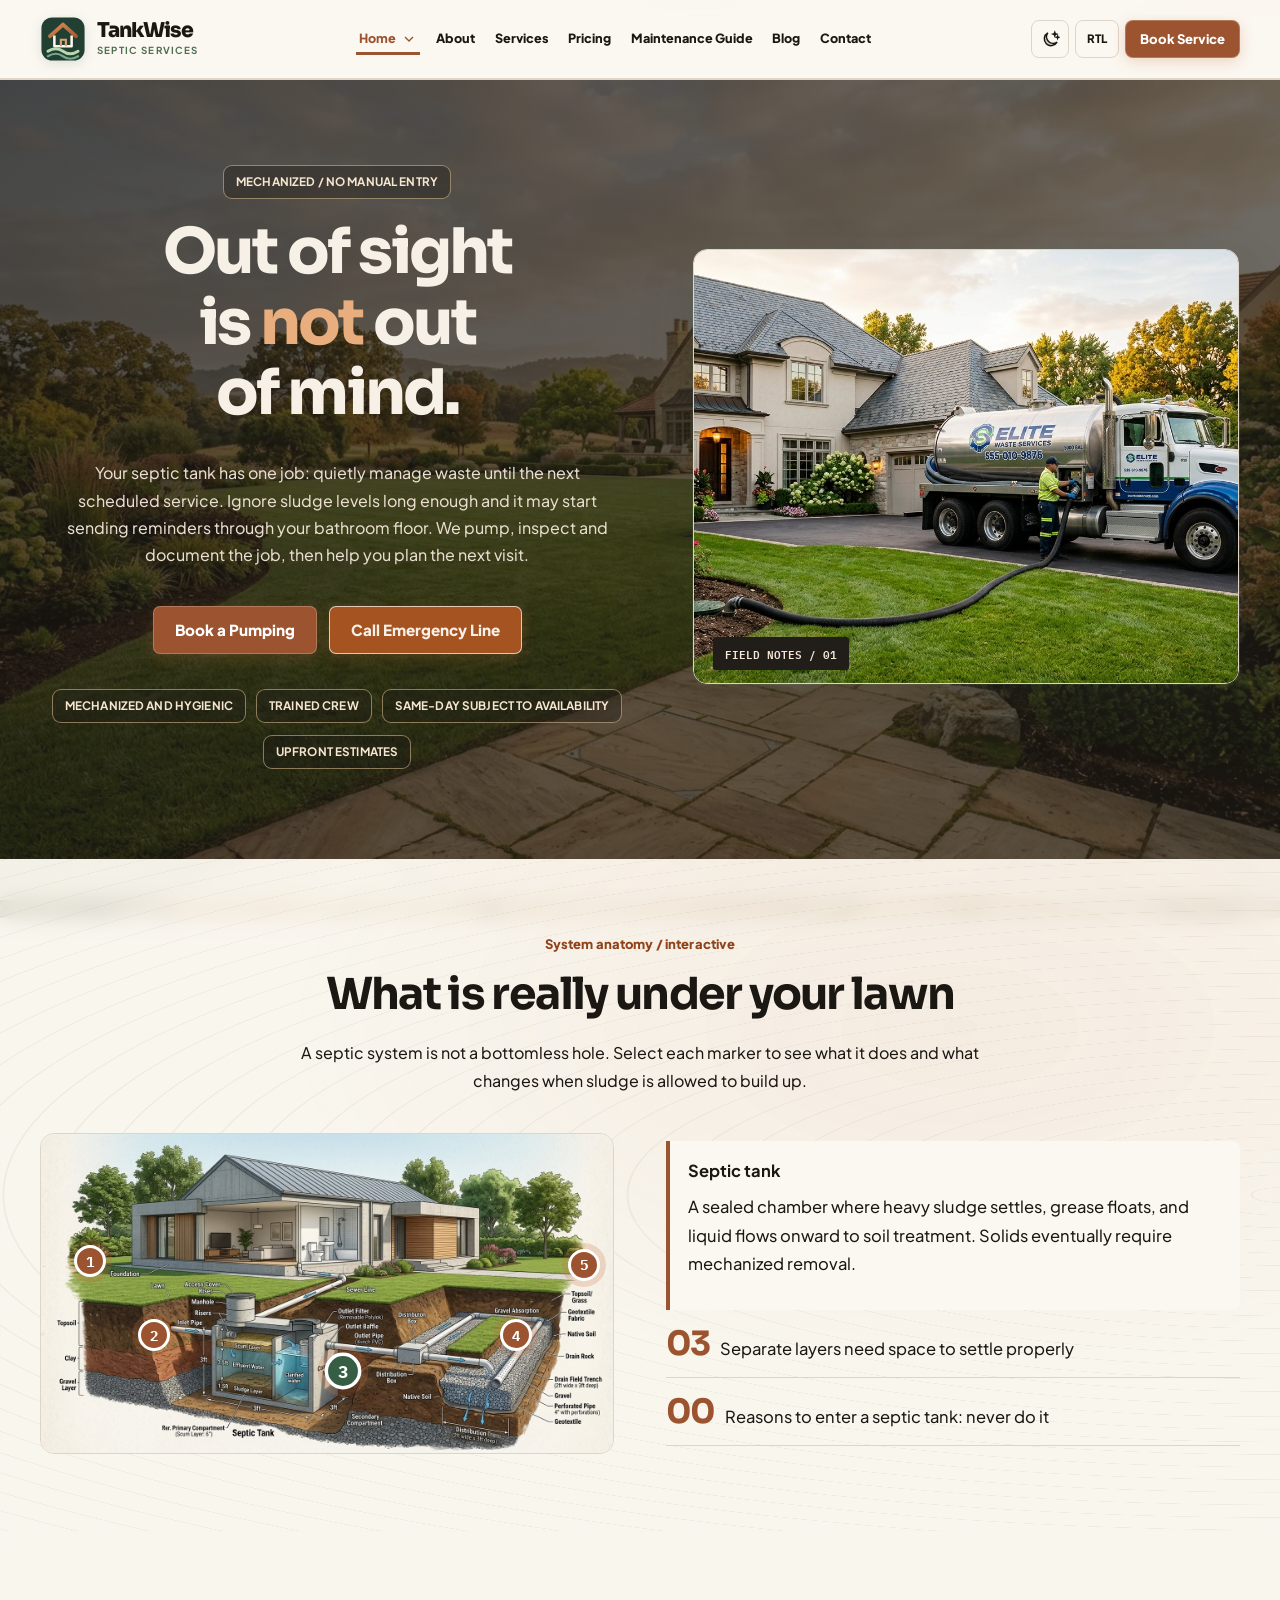
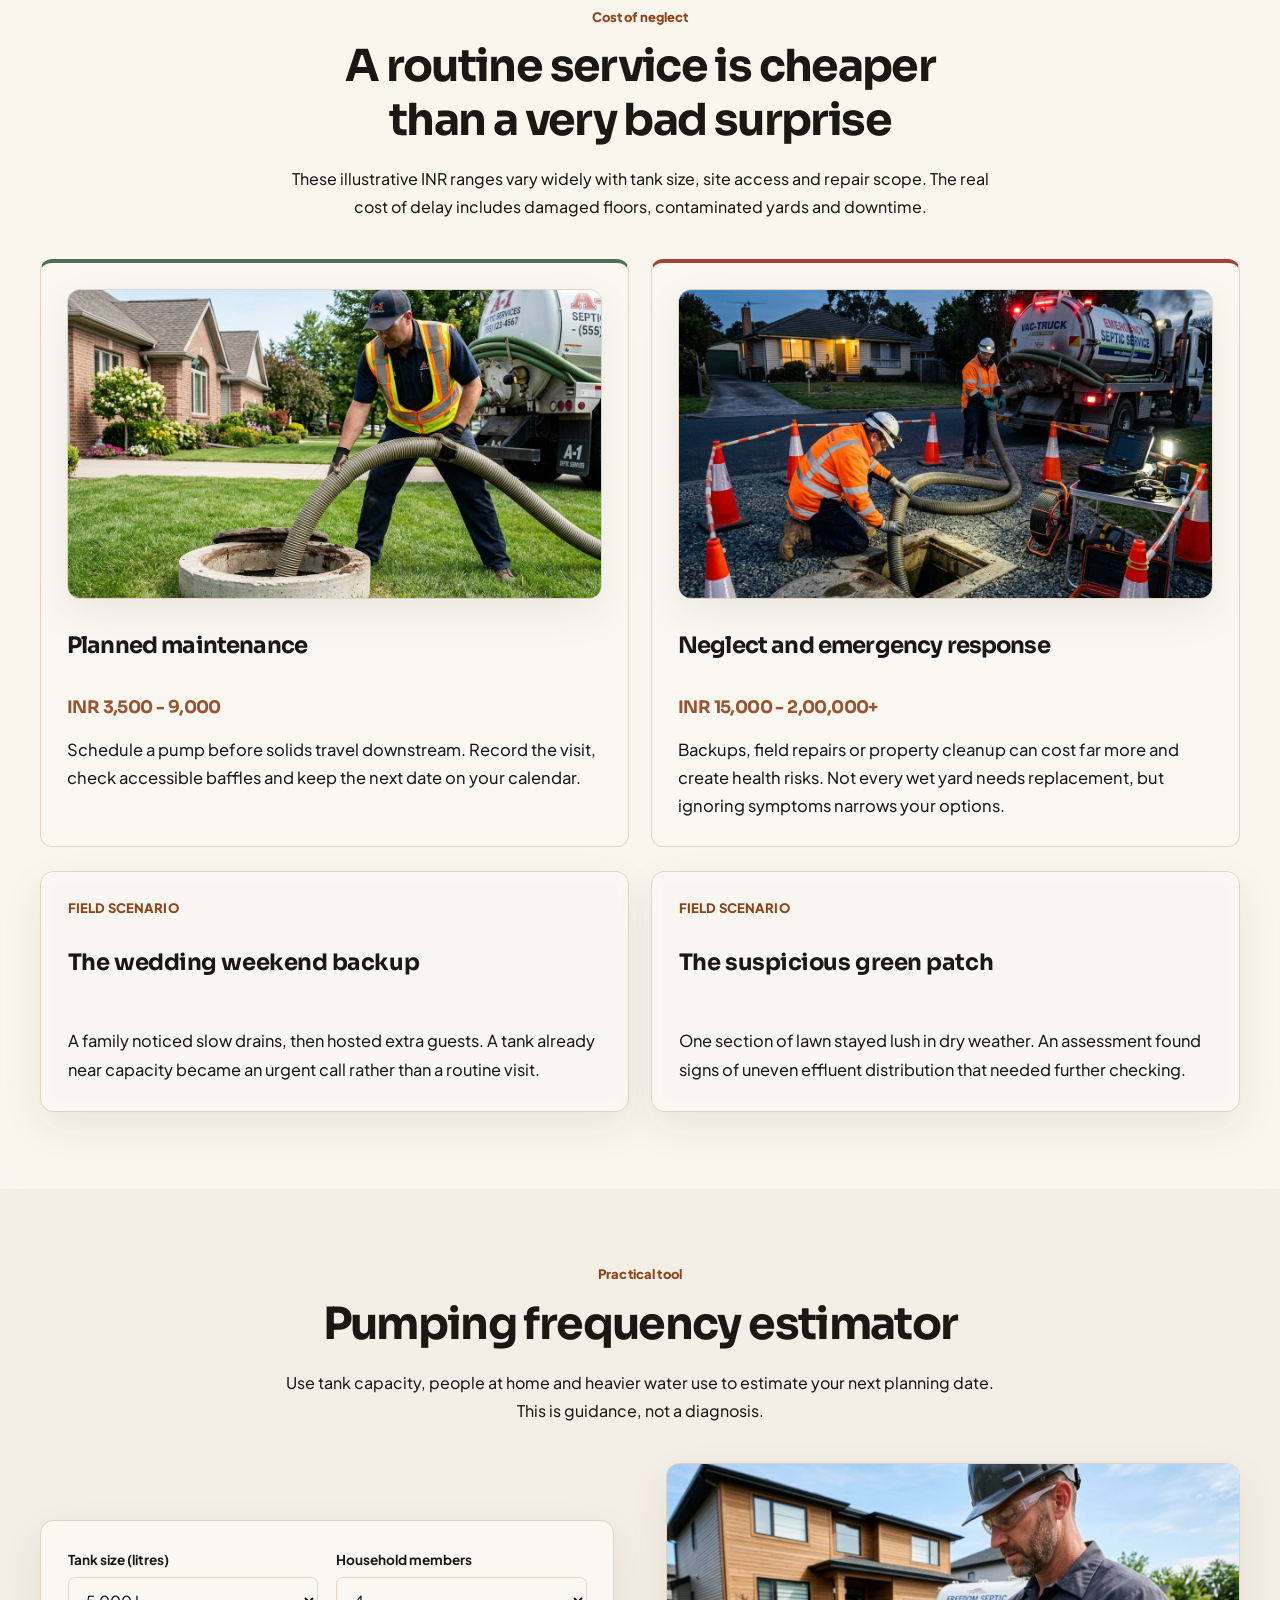
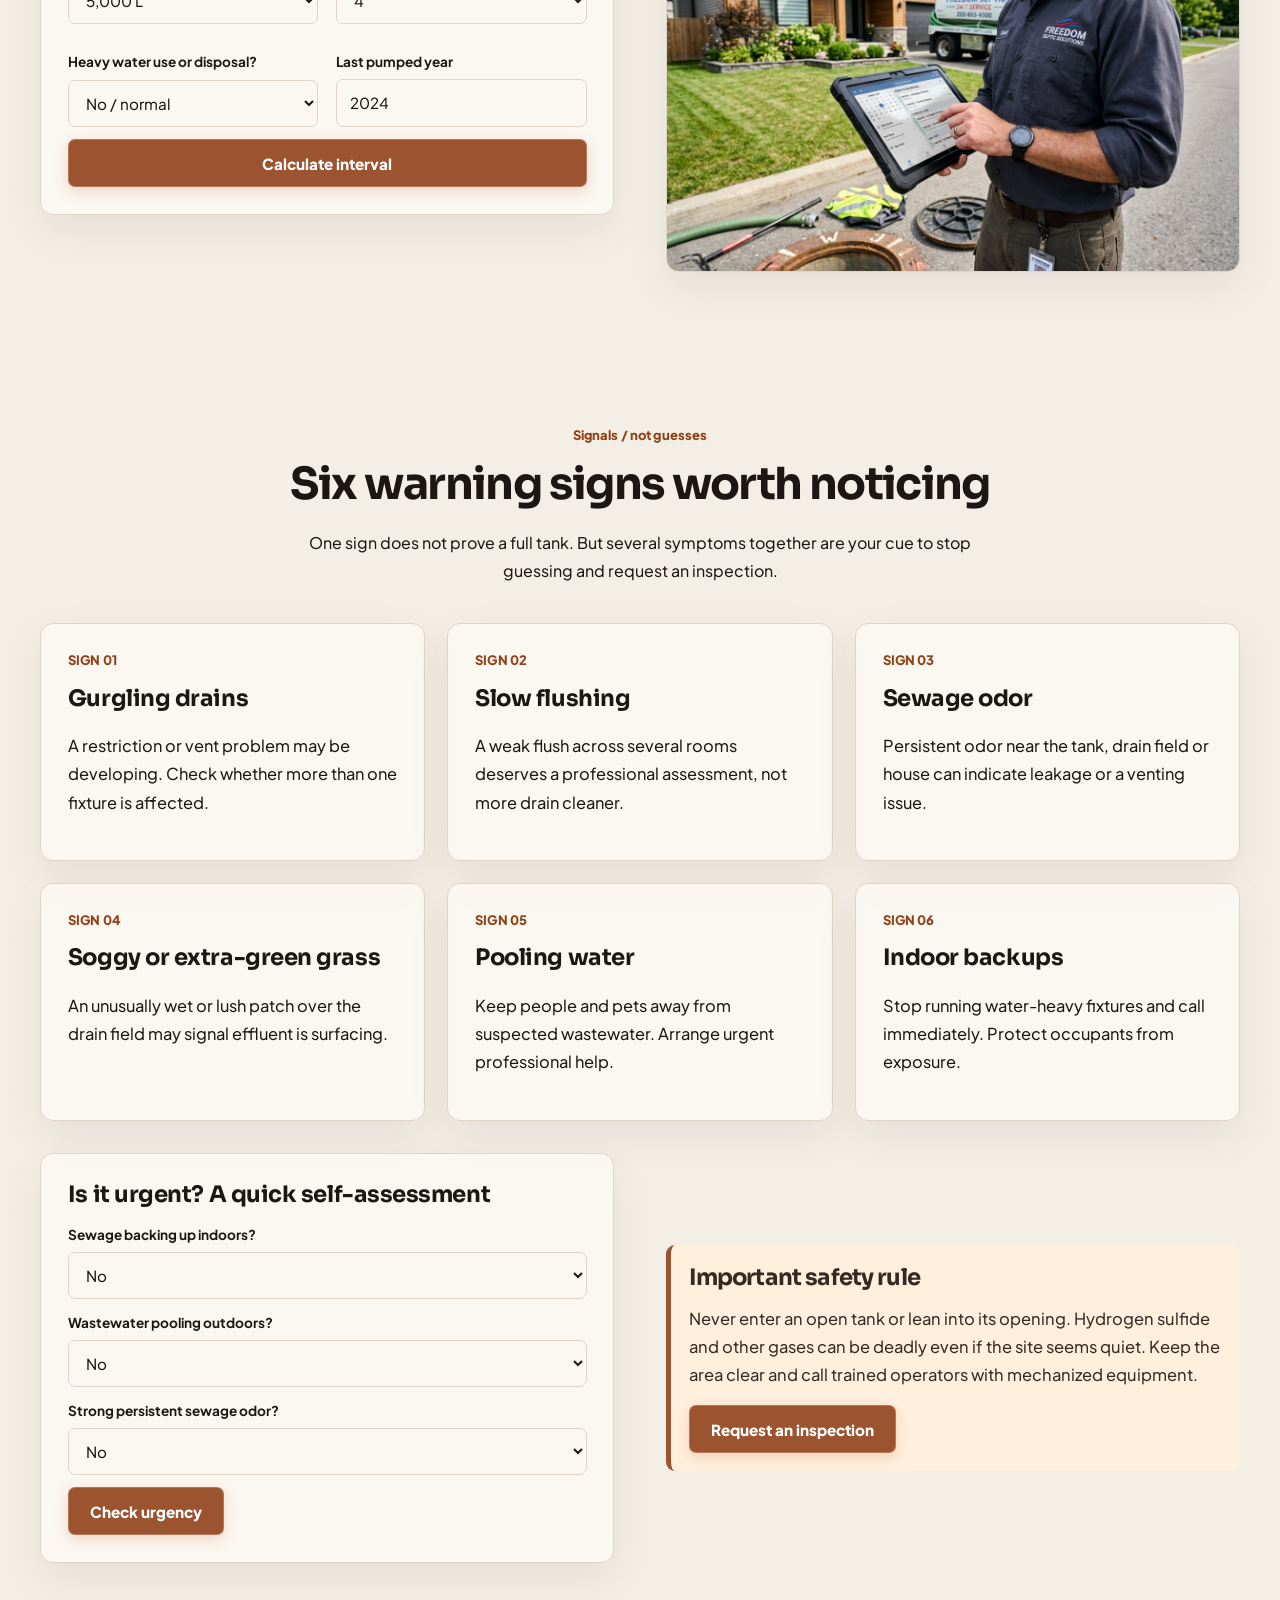
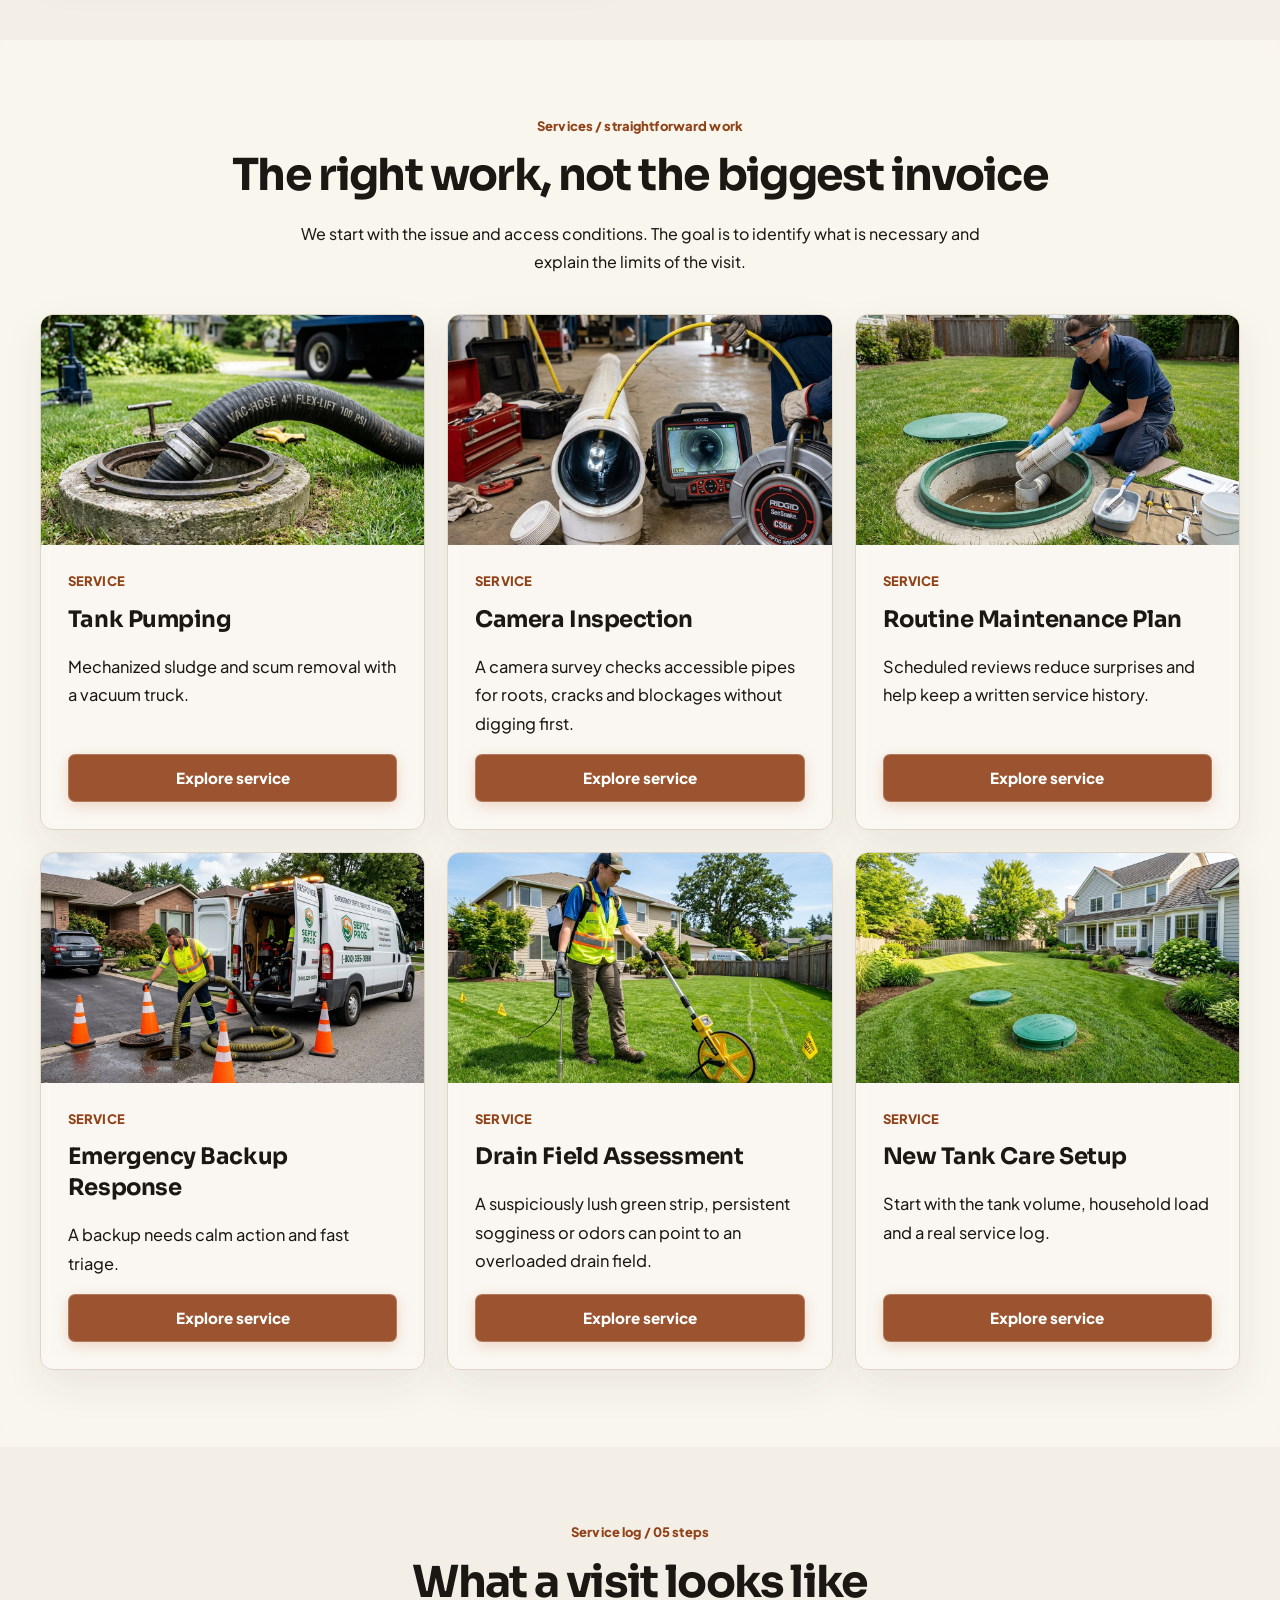
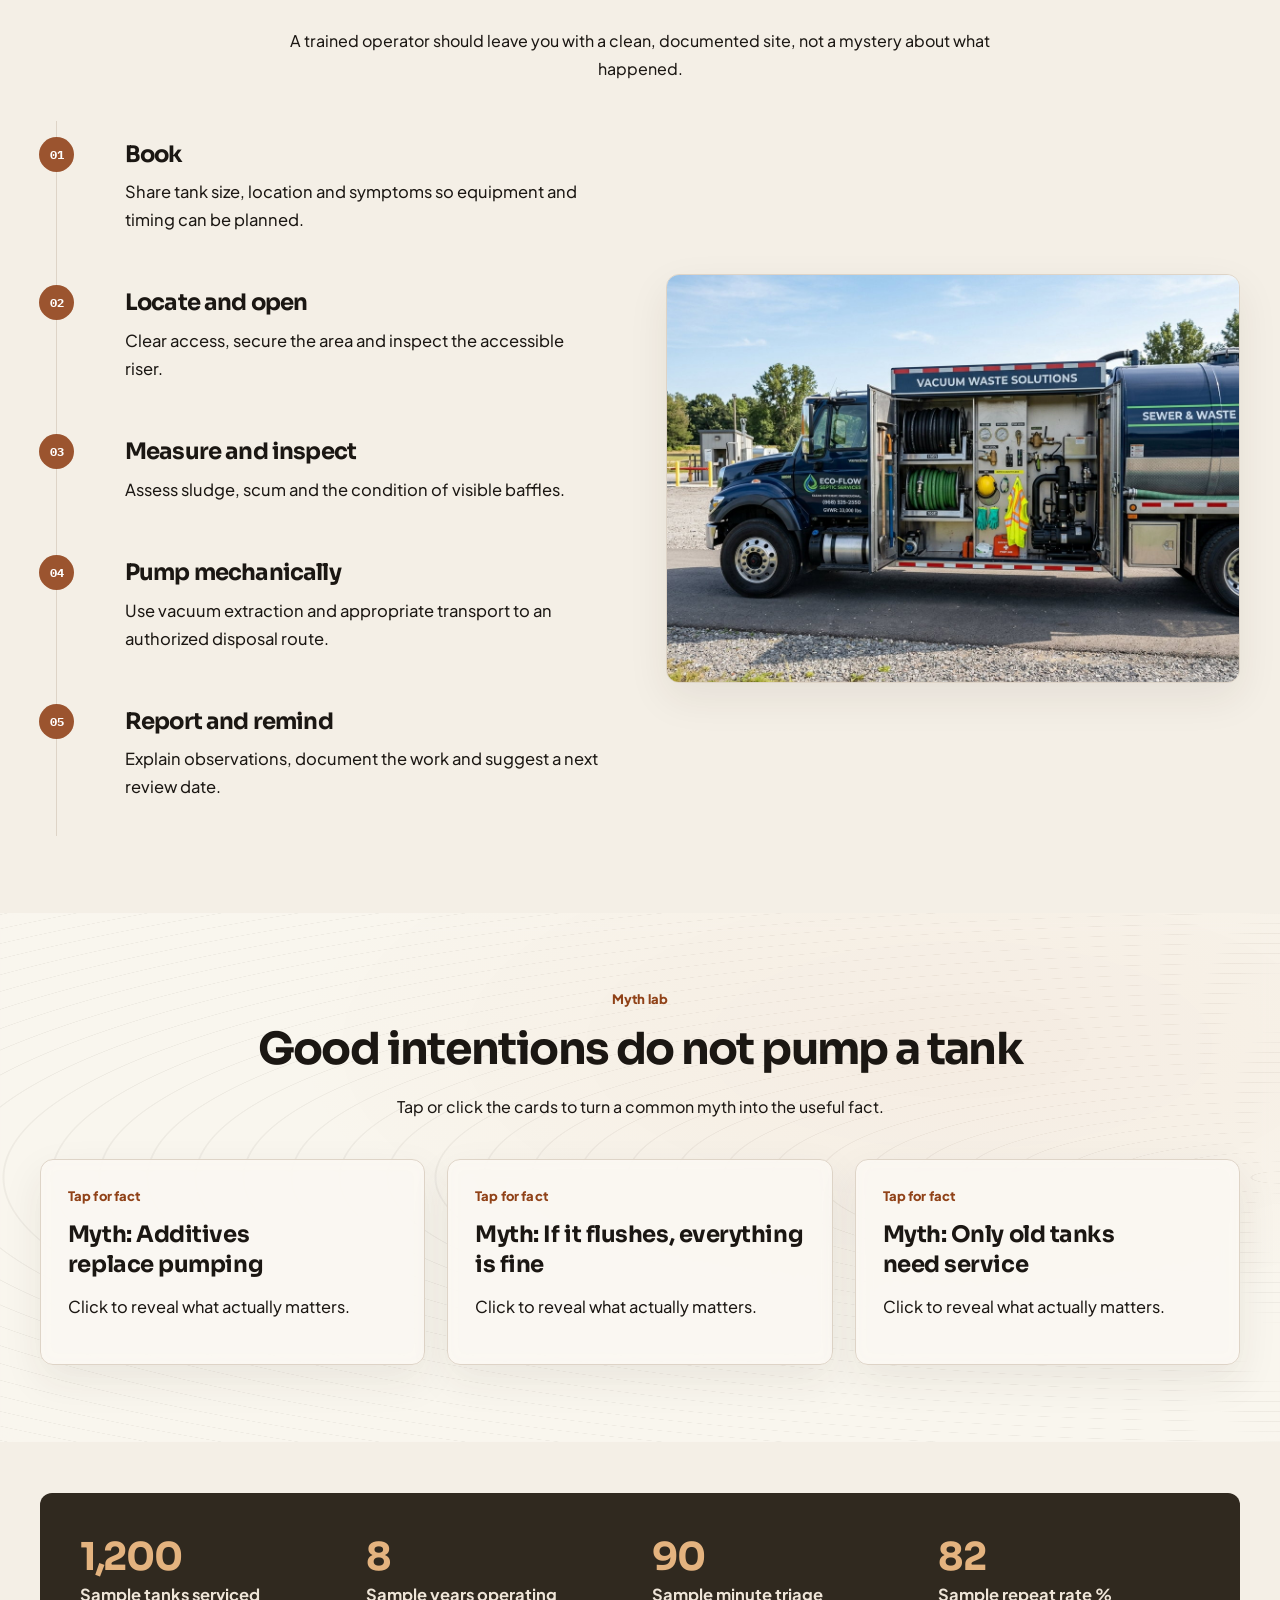
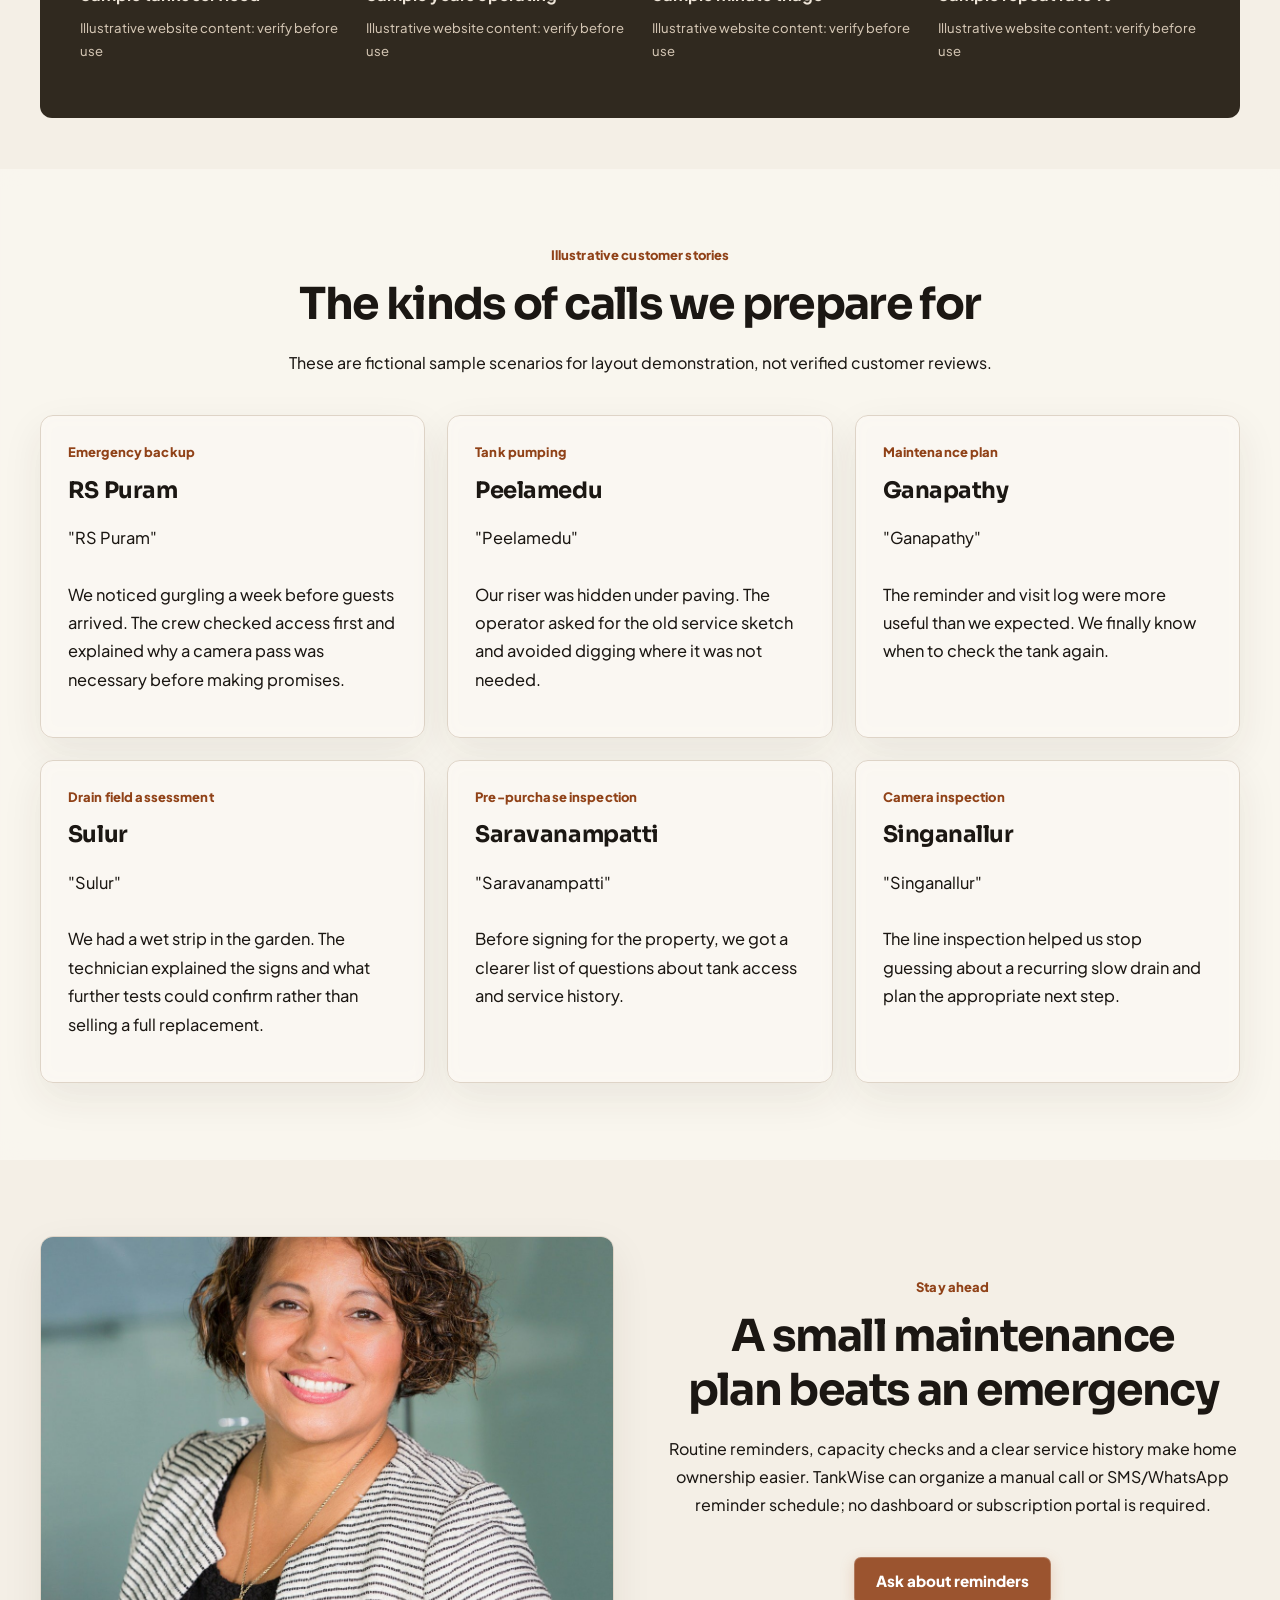
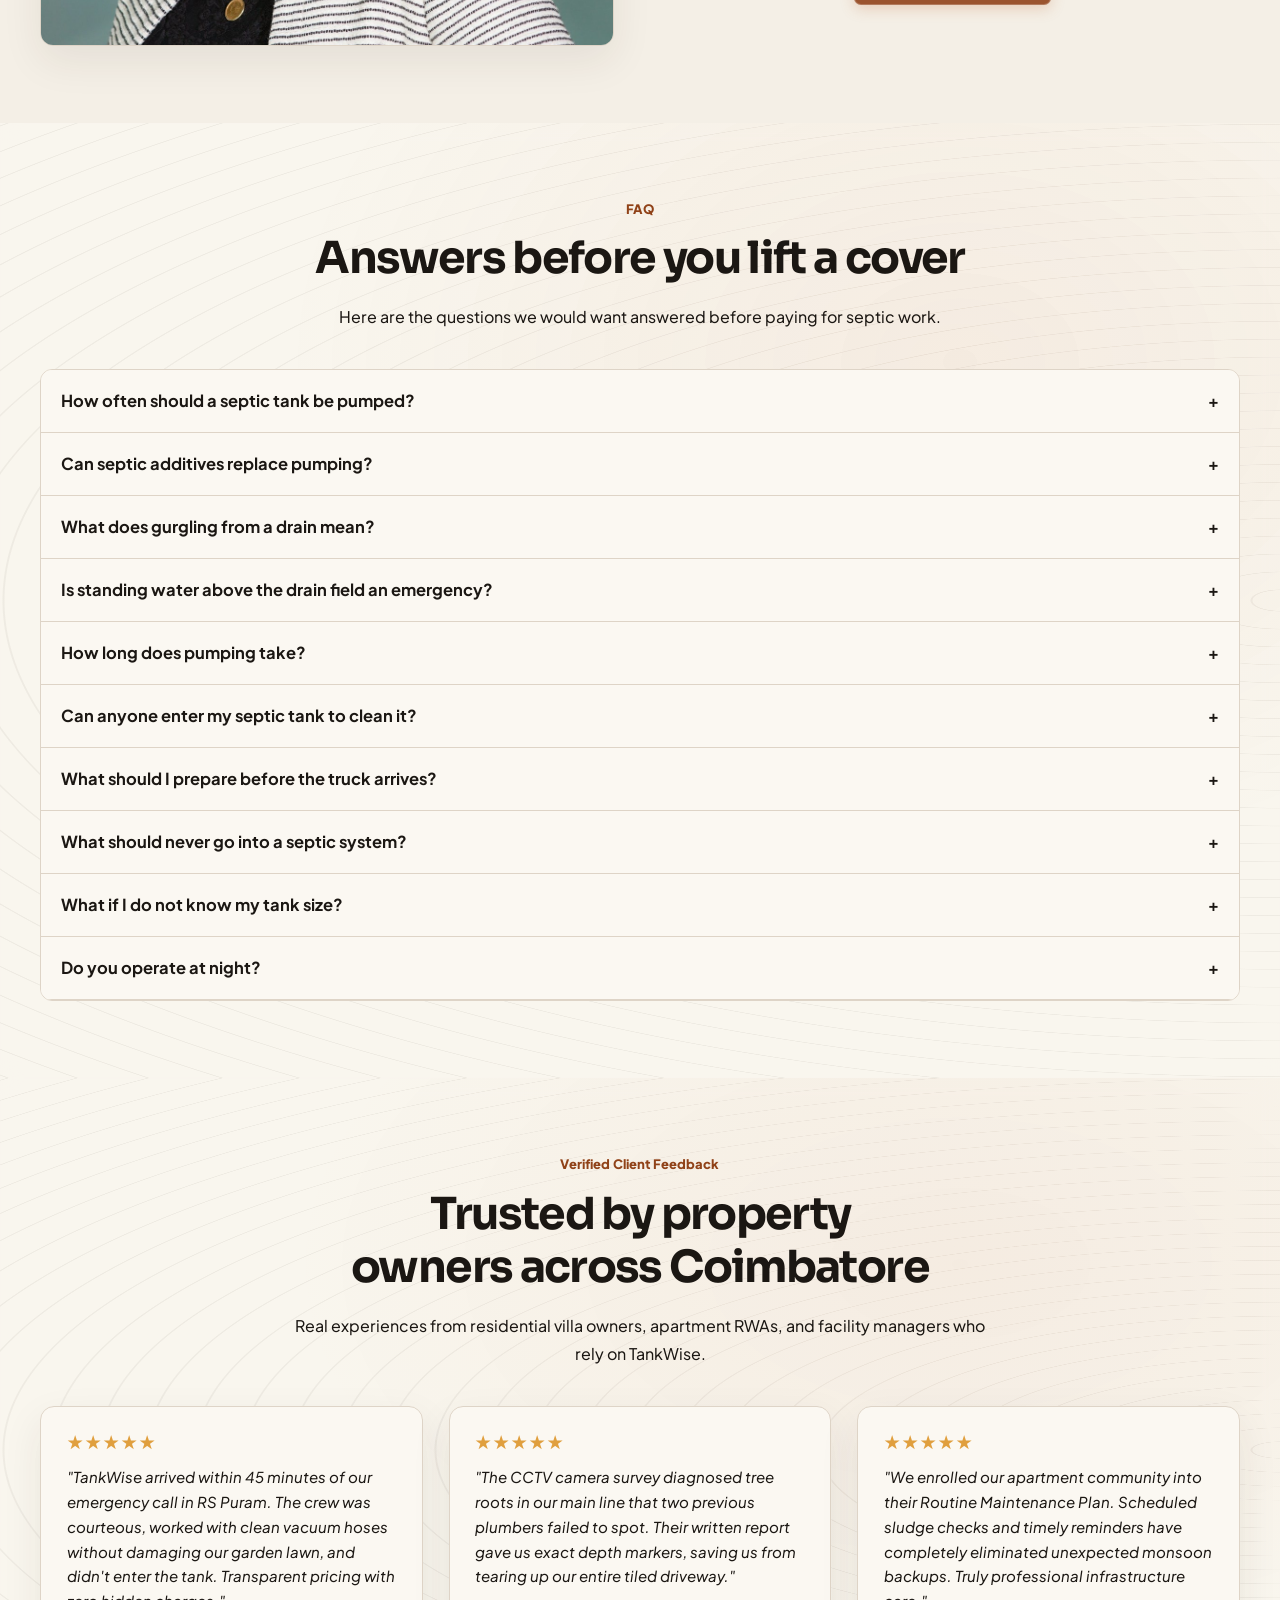
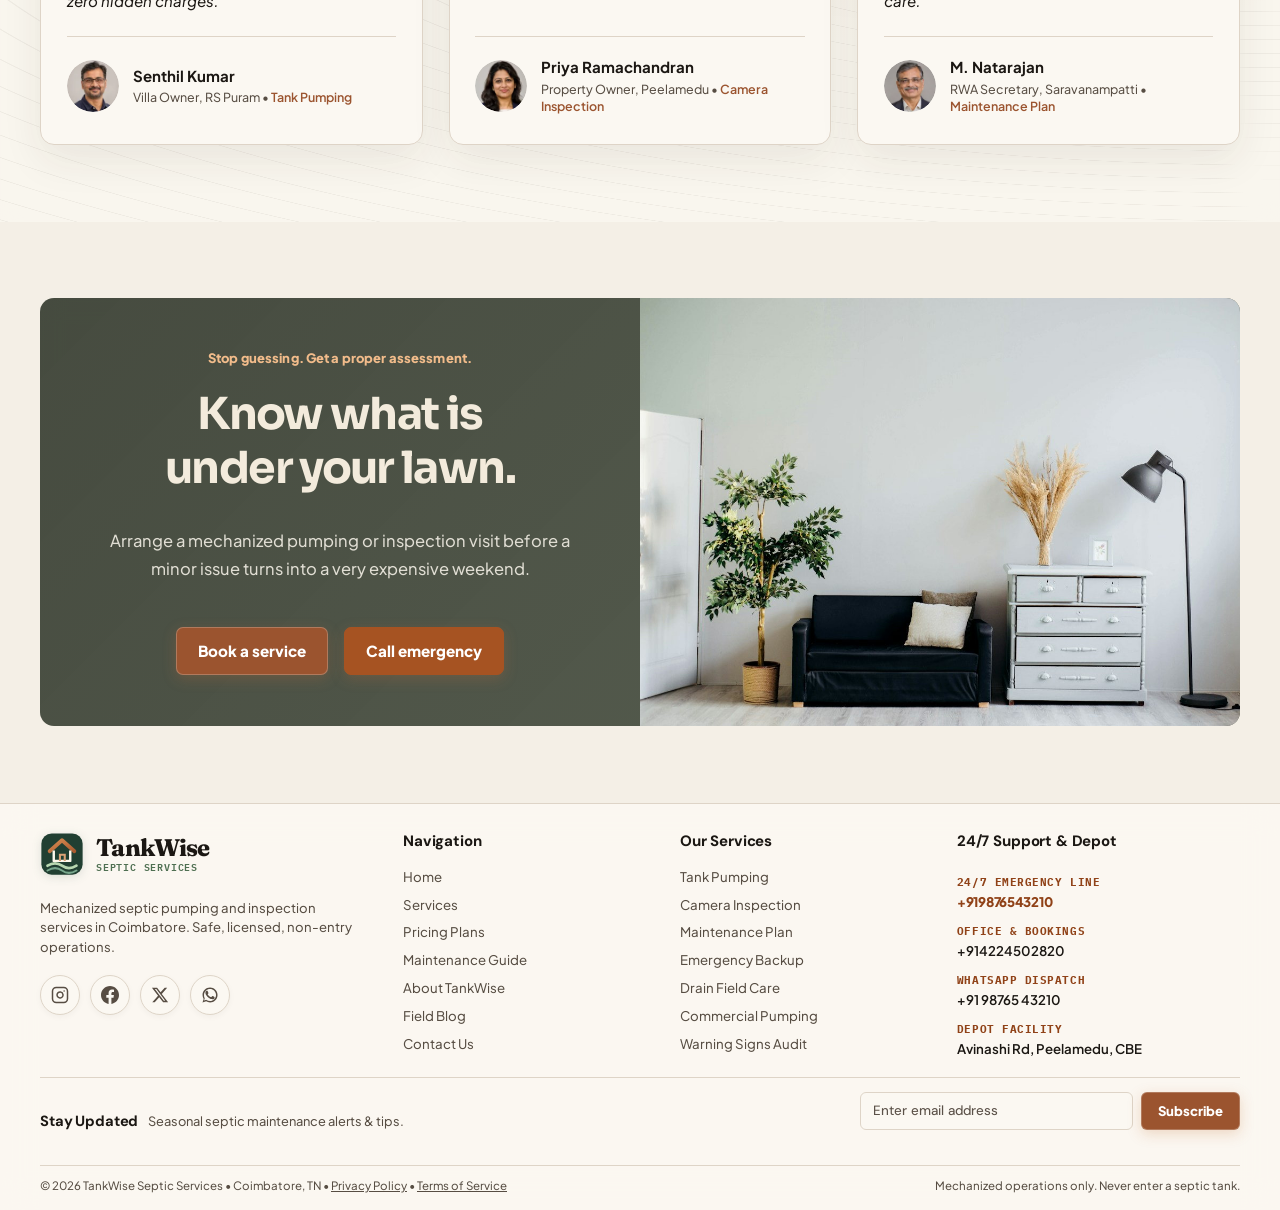
<file: TankWise/index.html>
<!doctype html>
<html lang="en">

<head>
    <meta charset="UTF-8">
    <meta name="viewport" content="width=device-width,initial-scale=1">
    <title>Septic Tank Pumping and Maintenance Coimbatore | TankWise Septic Services</title>
    <meta name="description"
        content="Mechanized septic pumping, tank inspection, warning-sign guidance and booking in Coimbatore.">
    <meta property="og:title" content="Septic Tank Pumping and Maintenance Coimbatore | TankWise">
    <meta property="og:description"
        content="Mechanized septic pumping, tank inspection, warning-sign guidance and booking in Coimbatore.">
    <meta property="og:type" content="website">
    <meta property="og:url" content="https://example.com/index.html">
    <link rel="canonical" href="https://example.com/index.html">
    <link rel="icon" href="assets/icons/favicon.svg" type="image/svg+xml">
    <link rel="preconnect" href="https://fonts.googleapis.com">
<link rel="preconnect" href="https://fonts.gstatic.com" crossorigin>
<link rel="stylesheet" href="https://fonts.googleapis.com/css2?family=DM+Sans:wght@400;500;600;700;800&amp;family=Fraunces:opsz,wght@9..144,500;9..144,650;9..144,750&amp;family=IBM+Plex+Mono:wght@400;600&amp;display=swap">
<link rel="stylesheet" href="https://fonts.googleapis.com/css2?family=Manrope:wght@400;500;600;650;700;750;800&amp;family=Outfit:wght@400;500;600;650;700;750;800&amp;family=IBM+Plex+Mono:wght@400;500;600;700&amp;display=swap">
<link rel="stylesheet" href="https://fonts.googleapis.com/css2?family=Sora:wght@400;500;600;700;800&amp;family=Plus+Jakarta+Sans:wght@400;500;600;700;800&amp;display=swap">
<link rel="stylesheet" href="assets/css/bundle-home.css">
    <script src="assets/js/main.js" defer></script>
    <script src="assets/js/home.js" defer></script>
    <script
        type="application/ld+json">{"@context":"https://schema.org","@type":"LocalBusiness","name":"TankWise Septic Services","address":{"@type":"PostalAddress","addressLocality":"Coimbatore","addressRegion":"Tamil Nadu","addressCountry":"IN"},"description":"Demonstration septic service website; contact information and claims require verification before publishing."}</script>
    
    
    
    
    
    
    
    
    
    
    
    
    
    <style>
    /* Review follow-up: keep the home cost/scenario section as a clean 2x2 layout with aligned card content. */
    @media (min-width: 701px) {
      .home-cost-comparison,
      .home-field-scenarios {
        grid-template-columns: repeat(2, minmax(0, 1fr));
        align-items: stretch;
      }
      .home-cost-comparison > .comparison,
      .home-field-scenarios > .card,
      .home-field-scenarios > .card .card-body {
        min-width: 0;
        width: 100%;
        height: 100%;
      }
      .home-cost-comparison > .comparison > .visual {
        width: 100%;
        height: clamp(220px, 28vw, 310px);
        object-fit: cover;
      }
      .home-cost-comparison > .comparison > h3,
      .home-field-scenarios > .card .card-body > h3 {
        min-height: 2.5em;
        margin-top: 14px;
        margin-bottom: 8px;
      }
      .home-cost-comparison > .comparison > .price {
        margin-top: 0;
      }
    }
    </style>
</head>

<body>
    <div data-header></div>
    <main id="main-content">
        <section class="hero">
            <div class="container hero-shell">
                <div class="reveal show"><span class="stamp">MECHANIZED / NO MANUAL ENTRY</span>
                    <h1>Out of sight<br>is <em>not</em> out<br>of mind.</h1>
                    <p>Your septic tank has one job: quietly manage waste until the next scheduled service. Ignore
                        sludge levels long enough and it may start sending reminders through your bathroom floor. We
                        pump, inspect and document the job, then help you plan the next visit.</p>
                    <div class="row"><a class="btn " href="contact.html?service=Tank%20Pumping">Book a Pumping</a><a
                            class="btn btn-ghost" href="tel:+919876543210">Call Emergency Line</a></div>
                    <div class="trust-list"><span class="stamp">MECHANIZED AND HYGIENIC</span><span
                            class="stamp">TRAINED CREW</span><span class="stamp">SAME-DAY SUBJECT TO
                            AVAILABILITY</span><span class="stamp">UPFRONT ESTIMATES</span></div>
                </div>
                <div class="hero-media"><img class="visual" src="assets/images/hero-vacuum-truck.jpg"
                        alt="Vacuum truck beside a residential lawn in warm early morning light" loading="lazy"></div>
            </div>
        </section>
        <section class="section topo">
            <div class="container">
                <div class="section-head"><span class="section-kicker">System anatomy / interactive</span>
                    <h2>What is really under your lawn</h2>
                    <p class="lead">A septic system is not a bottomless hole. Select each marker to see what it does and
                        what changes when sludge is allowed to build up.</p>
                </div>
                <div class="split">
                    <div class="hotspot-wrap"><img class="hotspot-image"
                            src="assets/images/diagram-system-background.jpg"
                            alt="Cross-section of septic tank with liquid and settled sludge layers"
                            loading="lazy"><button class="hotspot" style="left:6%;top:35%" data-part="house"
                            aria-label="House">1</button><button class="hotspot" style="left:17%;top:58%"
                            data-part="inlet" aria-label="Inlet pipe">2</button><button class="hotspot active"
                            style="left:50%;top:69%" data-part="tank" aria-label="Septic tank">3</button><button
                            class="hotspot" style="left:80%;top:58%" data-part="outlet"
                            aria-label="Outlet">4</button><button class="hotspot" style="left:92%;top:36%"
                            data-part="field" aria-label="Drain field">5</button></div>
                    <div>
                        <div class="detail-note" id="hotspot-info" role="status"><strong>Septic tank</strong>
                            <p>A sealed chamber where heavy sludge settles, grease floats, and liquid flows onward to
                                soil treatment. Solids eventually require mechanized removal.</p>
                        </div>
                        <div class="spec"><strong>03</strong><span>Separate layers need space to settle properly</span>
                        </div>
                        <div class="spec"><strong>00</strong><span>Reasons to enter a septic tank: never do it</span>
                        </div>
                    </div>
                </div>
            </div>
        </section>
        <section class="section paper">
            <div class="container">
                <div class="section-head"><span class="section-kicker">Cost of neglect</span>
                    <h2>A routine service is cheaper than a very bad surprise</h2>
                    <p class="lead">These illustrative INR ranges vary widely with tank size, site access and repair
                        scope. The real cost of delay includes damaged floors, contaminated yards and downtime.</p>
                </div>
                <div class="grid cols-2 home-cost-comparison">
                    <div class="comparison good"><img class="visual" src="assets/images/cost-routine-maintenance.jpg"
                            alt="Routine pump truck and safe service work" loading="lazy">
                        <h3>Planned maintenance</h3>
                        <p class="price">INR 3,500 - 9,000</p>
                        <p>Schedule a pump before solids travel downstream. Record the visit, check accessible baffles
                            and keep the next date on your calendar.</p>
                    </div>
                    <div class="comparison warning"><img class="visual" src="assets/images/cost-emergency-response.jpg"
                            alt="Emergency hose operation and drainage intervention" loading="lazy">
                        <h3>Neglect and emergency response</h3>
                        <p class="price">INR 15,000 - 2,00,000+</p>
                        <p>Backups, field repairs or property cleanup can cost far more and create health risks. Not
                            every wet yard needs replacement, but ignoring symptoms narrows your options.</p>
                    </div>
                </div>
                <div class="grid cols-2 home-field-scenarios" style="margin-top:24px">
                    <article class="card reveal">
                        <div class="card-body"><span class="section-kicker">FIELD SCENARIO</span>
                            <h3>The wedding weekend backup</h3>
                            <p>A family noticed slow drains, then hosted extra guests. A tank already near capacity
                                became an urgent call rather than a routine visit.</p>
                        </div>
                    </article>
                    <article class="card reveal">
                        <div class="card-body"><span class="section-kicker">FIELD SCENARIO</span>
                            <h3>The suspicious green patch</h3>
                            <p>One section of lawn stayed lush in dry weather. An assessment found signs of uneven
                                effluent distribution that needed further checking.</p>
                        </div>
                    </article>
                </div>
            </div>
        </section>
        <section class="section ">
            <div class="container">
                <div class="section-head"><span class="section-kicker">Practical tool</span>
                    <h2>Pumping frequency estimator</h2>
                    <p class="lead">Use tank capacity, people at home and heavier water use to estimate your next
                        planning date. This is guidance, not a diagnosis.</p>
                </div>
                <div class="split">
                    <form id="frequency" class="card card-body">
                        <div class="form-grid"><label class="field"><span>Tank size (litres)</span><select name="size">
                                    <option value="2000">2,000 L</option>
                                    <option value="3000">3,000 L</option>
                                    <option value="5000" selected>5,000 L</option>
                                    <option value="7000">7,000 L</option>
                                    <option value="10000">10,000 L</option>
                                </select></label><label class="field"><span>Household members</span><select
                                    name="people">
                                    <option>1</option>
                                    <option>2</option>
                                    <option selected>4</option>
                                    <option>5</option>
                                    <option>6</option>
                                    <option>8</option>
                                </select></label><label class="field"><span>Heavy water use or disposal?</span><select
                                    name="heavy">
                                    <option value="no">No / normal</option>
                                    <option value="yes">Yes / high use</option>
                                </select></label><label class="field"><span>Last pumped year</span><input class="input"
                                    type="number" name="year" min="2000" max="2026" value="2024" required></label></div>
                        <button type="submit" class="btn">Calculate interval</button>
                        <div id="calc-result" class="result" hidden role="status"></div>
                    </form><img class="visual large" src="assets/images/cost-routine-maintenance-scene-2.jpg"
                        alt="Service planning for scheduled septic tank pumping" loading="lazy">
                </div>
            </div>
        </section>
        <section class="section">
            <div class="container">
                <div class="section-head center"><span class="section-kicker">Signals / not guesses</span>
                    <h2>Six warning signs worth noticing</h2>
                    <p class="lead">One sign does not prove a full tank. But several symptoms together are your cue to
                        stop guessing and request an inspection.</p>
                </div>
                <div id="warning-signs" class="grid cols-3">
                    <article class="card reveal">
                        <div class="card-body"><span class="section-kicker">SIGN 01</span>
                            <h3>Gurgling drains</h3>
                            <p>A restriction or vent problem may be developing. Check whether more than one fixture is
                                affected.</p>
                        </div>
                    </article>
                    <article class="card reveal">
                        <div class="card-body"><span class="section-kicker">SIGN 02</span>
                            <h3>Slow flushing</h3>
                            <p>A weak flush across several rooms deserves a professional assessment, not more drain
                                cleaner.</p>
                        </div>
                    </article>
                    <article class="card reveal">
                        <div class="card-body"><span class="section-kicker">SIGN 03</span>
                            <h3>Sewage odor</h3>
                            <p>Persistent odor near the tank, drain field or house can indicate leakage or a venting
                                issue.</p>
                        </div>
                    </article>
                    <article class="card reveal">
                        <div class="card-body"><span class="section-kicker">SIGN 04</span>
                            <h3>Soggy or extra-green grass</h3>
                            <p>An unusually wet or lush patch over the drain field may signal effluent is surfacing.</p>
                        </div>
                    </article>
                    <article class="card reveal">
                        <div class="card-body"><span class="section-kicker">SIGN 05</span>
                            <h3>Pooling water</h3>
                            <p>Keep people and pets away from suspected wastewater. Arrange urgent professional help.
                            </p>
                        </div>
                    </article>
                    <article class="card reveal">
                        <div class="card-body"><span class="section-kicker">SIGN 06</span>
                            <h3>Indoor backups</h3>
                            <p>Stop running water-heavy fixtures and call immediately. Protect occupants from exposure.
                            </p>
                        </div>
                    </article>
                </div>
                <div class="split" style="margin-top:32px">
                    <div class="card card-body">
                        <h3>Is it urgent? A quick self-assessment</h3>
                        <form id="urgent-test"><label class="field"><span>Sewage backing up indoors?</span><select
                                    name="backup">
                                    <option value="no">No</option>
                                    <option value="yes">Yes</option>
                                </select></label><label class="field"><span>Wastewater pooling outdoors?</span><select
                                    name="pooling">
                                    <option value="no">No</option>
                                    <option value="yes">Yes</option>
                                </select></label><label class="field"><span>Strong persistent sewage odor?</span><select
                                    name="smell">
                                    <option value="no">No</option>
                                    <option value="yes">Yes</option>
                                </select></label><button class="btn" type="submit">Check urgency</button>
                            <div id="urgent-result" class="result" hidden role="status"></div>
                        </form>
                    </div>
                    <div class="notice">
                        <h3>Important safety rule</h3>
                        <p>Never enter an open tank or lean into its opening. Hydrogen sulfide and other gases can be
                            deadly even if the site seems quiet. Keep the area clear and call trained operators with
                            mechanized equipment.</p><a class="btn "
                            href="contact.html?service=Camera%20Inspection">Request an inspection</a>
                    </div>
                </div>
            </div>
        </section>
        <section class="section paper">
            <div class="container">
                <div class="section-head"><span class="section-kicker">Services / straightforward work</span>
                    <h2>The right work, not the biggest invoice</h2>
                    <p class="lead">We start with the issue and access conditions. The goal is to identify what is
                        necessary and explain the limits of the visit.</p>
                </div>
                <div class="grid cols-3">
                    <article class="card reveal"><img class="card-image" src="assets/images/service-pumping.jpg"
                            alt="Tank Pumping" loading="lazy">
                        <div class="card-body"><span class="section-kicker">SERVICE</span>
                            <h3>Tank Pumping</h3>
                            <p>Mechanized sludge and scum removal with a vacuum truck.</p><a class="btn "
                                href="service-details.html?service=tank-pumping">Explore service</a>
                        </div>
                    </article>
                    <article class="card reveal"><img class="card-image"
                            src="assets/images/service-camera-inspection.jpg" alt="Camera Inspection" loading="lazy">
                        <div class="card-body"><span class="section-kicker">SERVICE</span>
                            <h3>Camera Inspection</h3>
                            <p>A camera survey checks accessible pipes for roots, cracks and blockages without digging
                                first.</p><a class="btn " href="service-details.html?service=camera-inspection">Explore service</a>
                        </div>
                    </article>
                    <article class="card reveal"><img class="card-image" src="assets/images/service-maintenance.jpg"
                            alt="Routine Maintenance Plan" loading="lazy">
                        <div class="card-body"><span class="section-kicker">SERVICE</span>
                            <h3>Routine Maintenance Plan</h3>
                            <p>Scheduled reviews reduce surprises and help keep a written service history.</p><a
                                class="btn " href="service-details.html?service=routine-maintenance">Explore service</a>
                        </div>
                    </article>
                    <article class="card reveal"><img class="card-image" src="assets/images/service-backup.jpg"
                            alt="Emergency Backup Response" loading="lazy">
                        <div class="card-body"><span class="section-kicker">SERVICE</span>
                            <h3>Emergency Backup Response</h3>
                            <p>A backup needs calm action and fast triage.</p><a class="btn "
                                href="service-details.html?service=emergency-backup">Explore service</a>
                        </div>
                    </article>
                    <article class="card reveal"><img class="card-image" src="assets/images/service-drainfield.jpg"
                            alt="Drain Field Assessment" loading="lazy">
                        <div class="card-body"><span class="section-kicker">SERVICE</span>
                            <h3>Drain Field Assessment</h3>
                            <p>A suspiciously lush green strip, persistent sogginess or odors can point to an overloaded
                                drain field.</p><a class="btn " href="service-details.html?service=drain-field">Explore service</a>
                        </div>
                    </article>
                    <article class="card reveal"><img class="card-image" src="assets/images/service-new-tank.jpg"
                            alt="New Tank Care Setup" loading="lazy">
                        <div class="card-body"><span class="section-kicker">SERVICE</span>
                            <h3>New Tank Care Setup</h3>
                            <p>Start with the tank volume, household load and a real service log.</p><a class="btn "
                                href="service-details.html?service=new-tank-care">Explore service</a>
                        </div>
                    </article>
                </div>
            </div>
        </section>
        <section class="section ">
            <div class="container">
                <div class="section-head"><span class="section-kicker">Service log / 05 steps</span>
                    <h2>What a visit looks like</h2>
                    <p class="lead">A trained operator should leave you with a clean, documented site, not a mystery
                        about what happened.</p>
                </div>
                <div class="split">
                    <div class="steps">
                        <div class="step">
                            <h3>Book</h3>
                            <p>Share tank size, location and symptoms so equipment and timing can be planned.</p>
                        </div>
                        <div class="step">
                            <h3>Locate and open</h3>
                            <p>Clear access, secure the area and inspect the accessible riser.</p>
                        </div>
                        <div class="step">
                            <h3>Measure and inspect</h3>
                            <p>Assess sludge, scum and the condition of visible baffles.</p>
                        </div>
                        <div class="step">
                            <h3>Pump mechanically</h3>
                            <p>Use vacuum extraction and appropriate transport to an authorized disposal route.</p>
                        </div>
                        <div class="step">
                            <h3>Report and remind</h3>
                            <p>Explain observations, document the work and suggest a next review date.</p>
                        </div>
                    </div><img class="visual large" src="assets/images/equipment-truck.jpg"
                        alt="Mechanized vacuum truck ready for residential service" loading="lazy">
                </div>
            </div>
        </section>
        <section class="section topo">
            <div class="container">
                <div class="section-head"><span class="section-kicker">Myth lab</span>
                    <h2>Good intentions do not pump a tank</h2>
                    <p class="lead">Tap or click the cards to turn a common myth into the useful fact.</p>
                </div>
                <div class="grid cols-3">
                    <div class="card card-body flip" data-flip role="button" tabindex="0" aria-pressed="false"><span
                            class="section-kicker">Tap for fact</span>
                        <div class="myth">
                            <h3>Myth: Additives replace pumping</h3>
                            <p>Click to reveal what actually matters.</p>
                        </div>
                        <div class="fact">
                            <h3>Fact</h3>
                            <p>Biological activity does not remove accumulating sludge. Pumping is still needed.</p>
                        </div>
                    </div>
                    <div class="card card-body flip" data-flip role="button" tabindex="0" aria-pressed="false"><span
                            class="section-kicker">Tap for fact</span>
                        <div class="myth">
                            <h3>Myth: If it flushes, everything is fine</h3>
                            <p>Click to reveal what actually matters.</p>
                        </div>
                        <div class="fact">
                            <h3>Fact</h3>
                            <p>A tank can be overloaded long before the first visible backup.</p>
                        </div>
                    </div>
                    <div class="card card-body flip" data-flip role="button" tabindex="0" aria-pressed="false"><span
                            class="section-kicker">Tap for fact</span>
                        <div class="myth">
                            <h3>Myth: Only old tanks need service</h3>
                            <p>Click to reveal what actually matters.</p>
                        </div>
                        <div class="fact">
                            <h3>Fact</h3>
                            <p>New tanks can also overload if usage is heavy or inappropriate material is flushed.</p>
                        </div>
                    </div>
                </div>
            </div>
        </section>
        <section class="section tight">
            <div class="container">
                <div class="stat-band">
                    <div><span class="stat-num" data-counter="1200">0</span><strong>Sample tanks serviced</strong>
                        <p style="font-size:.82rem;color:#d2c4b2">Illustrative website content: verify before use</p>
                    </div>
                    <div><span class="stat-num" data-counter="8">0</span><strong>Sample years operating</strong>
                        <p style="font-size:.82rem;color:#d2c4b2">Illustrative website content: verify before use</p>
                    </div>
                    <div><span class="stat-num" data-counter="90">0</span><strong>Sample minute triage</strong>
                        <p style="font-size:.82rem;color:#d2c4b2">Illustrative website content: verify before use</p>
                    </div>
                    <div><span class="stat-num" data-counter="82">0</span><strong>Sample repeat rate %</strong>
                        <p style="font-size:.82rem;color:#d2c4b2">Illustrative website content: verify before use</p>
                    </div>
                </div>
            </div>
        </section>
        <section class="section paper">
            <div class="container">
                <div class="section-head"><span class="section-kicker">Illustrative customer stories</span>
                    <h2>The kinds of calls we prepare for</h2>
                    <p class="lead">These are fictional sample scenarios for layout demonstration, not verified customer
                        reviews.</p>
                </div>
                <div class="grid cols-3">
                    <article class="card reveal">
                        <div class="card-body"><span class="section-kicker">Emergency backup</span>
                            <h3>RS Puram</h3>
                            <p>"RS Puram"<br><br>We noticed gurgling a week before guests arrived. The crew checked
                                access first and explained why a camera pass was necessary before making promises.</p>
                        </div>
                    </article>
                    <article class="card reveal">
                        <div class="card-body"><span class="section-kicker">Tank pumping</span>
                            <h3>Peelamedu</h3>
                            <p>"Peelamedu"<br><br>Our riser was hidden under paving. The operator asked for the old
                                service sketch and avoided digging where it was not needed.</p>
                        </div>
                    </article>
                    <article class="card reveal">
                        <div class="card-body"><span class="section-kicker">Maintenance plan</span>
                            <h3>Ganapathy</h3>
                            <p>"Ganapathy"<br><br>The reminder and visit log were more useful than we expected. We
                                finally know when to check the tank again.</p>
                        </div>
                    </article>
                    <article class="card reveal">
                        <div class="card-body"><span class="section-kicker">Drain field assessment</span>
                            <h3>Sulur</h3>
                            <p>"Sulur"<br><br>We had a wet strip in the garden. The technician explained the signs and
                                what further tests could confirm rather than selling a full replacement.</p>
                        </div>
                    </article>
                    <article class="card reveal">
                        <div class="card-body"><span class="section-kicker">Pre-purchase inspection</span>
                            <h3>Saravanampatti</h3>
                            <p>"Saravanampatti"<br><br>Before signing for the property, we got a clearer list of
                                questions about tank access and service history.</p>
                        </div>
                    </article>
                    <article class="card reveal">
                        <div class="card-body"><span class="section-kicker">Camera inspection</span>
                            <h3>Singanallur</h3>
                            <p>"Singanallur"<br><br>The line inspection helped us stop guessing about a recurring slow
                                drain and plan the appropriate next step.</p>
                        </div>
                    </article>
                </div>
            </div>
        </section>
        <section class="section ">
            <div class="container">
                <div class="split"><img class="visual large" src="assets/images/service-maintenance-scene-2.jpg"
                        alt="Septic tank maintenance illustration" loading="lazy">
                    <div>
                        <div class="section-head"><span class="section-kicker">Stay ahead</span>
                            <h2>A small maintenance plan beats an emergency</h2>
                            <p class="lead">Routine reminders, capacity checks and a clear service history make home
                                ownership easier. TankWise can organize a manual call or SMS/WhatsApp reminder schedule;
                                no dashboard or subscription portal is required.</p>
                        </div><div class="cta-center-wrap"><a class="btn" href="contact.html?service=Routine%20Maintenance%20Plan">Ask about reminders</a></div>
                    </div>
                </div>
            </div>
        </section>
        <section class="section topo">
            <div class="container">
                <div class="section-head"><span class="section-kicker">FAQ</span>
                    <h2>Answers before you lift a cover</h2>
                    <p class="lead">Here are the questions we would want answered before paying for septic work.</p>
                </div>
                <div id="faq" class="accordion" data-accordion>
                    <div><button class="faq-trigger" type="button" aria-expanded="false">How often should a septic tank
                            be pumped? <span aria-hidden="true">+</span></button>
                        <div class="faq-answer" hidden>
                            <p>Many households fall in a 2-5 year range, but capacity, household size and water use can
                                change the interval significantly. Use the calculator as a starting point and confirm
                                after a site assessment.</p>
                        </div>
                    </div>
                    <div><button class="faq-trigger" type="button" aria-expanded="false">Can septic additives replace
                            pumping? <span aria-hidden="true">+</span></button>
                        <div class="faq-answer" hidden>
                            <p>No. Additives do not remove the settled solids that accumulate over time. Depending on
                                the product, they may even disturb the system and complicate maintenance.</p>
                        </div>
                    </div>
                    <div><button class="faq-trigger" type="button" aria-expanded="false">What does gurgling from a drain
                            mean? <span aria-hidden="true">+</span></button>
                        <div class="faq-answer" hidden>
                            <p>It may indicate a restriction or venting issue, not necessarily a full tank. If several
                                fixtures are slow at once, arrange a professional inspection instead of pouring
                                chemicals down the drain.</p>
                        </div>
                    </div>
                    <div><button class="faq-trigger" type="button" aria-expanded="false">Is standing water above the
                            drain field an emergency? <span aria-hidden="true">+</span></button>
                        <div class="faq-answer" hidden>
                            <p>Standing wastewater creates exposure risks. Keep people and pets away, reduce water use
                                and contact a professional promptly for assessment.</p>
                        </div>
                    </div>
                    <div><button class="faq-trigger" type="button" aria-expanded="false">How long does pumping take?
                            <span aria-hidden="true">+</span></button>
                        <div class="faq-answer" hidden>
                            <p>An accessible residential tank often takes about 2-4 hours including setup and site
                                checks. Difficult access, tank size and unexpected repairs can extend the visit.</p>
                        </div>
                    </div>
                    <div><button class="faq-trigger" type="button" aria-expanded="false">Can anyone enter my septic tank
                            to clean it? <span aria-hidden="true">+</span></button>
                        <div class="faq-answer" hidden>
                            <p>No. Septic tanks are confined spaces with lethal gas hazards. TankWise specifies
                                mechanized operations and prohibits manual entry; only authorized trained teams should
                                handle the work.</p>
                        </div>
                    </div>
                    <div><button class="faq-trigger" type="button" aria-expanded="false">What should I prepare before
                            the truck arrives? <span aria-hidden="true">+</span></button>
                        <div class="faq-answer" hidden>
                            <p>Clear the driveway and tank access area, secure pets and identify any underground
                                utilities or garden structures. Avoid covering the riser immediately before the visit.
                            </p>
                        </div>
                    </div>
                    <div><button class="faq-trigger" type="button" aria-expanded="false">What should never go into a
                            septic system? <span aria-hidden="true">+</span></button>
                        <div class="faq-answer" hidden>
                            <p>Do not flush wipes, oils, sanitary products, diapers, paint, solvents or medicines. Even
                                so-called flushable wipes are a common cause of blockages.</p>
                        </div>
                    </div>
                    <div><button class="faq-trigger" type="button" aria-expanded="false">What if I do not know my tank
                            size? <span aria-hidden="true">+</span></button>
                        <div class="faq-answer" hidden>
                            <p>Choose "Not sure" in the booking form. Share building details and any maintenance records
                                so the crew can estimate the correct approach onsite.</p>
                        </div>
                    </div>
                    <div><button class="faq-trigger" type="button" aria-expanded="false">Do you operate at night? <span
                                aria-hidden="true">+</span></button>
                        <div class="faq-answer" hidden>
                            <p>The site includes an emergency contact option, while actual crew availability must be
                                confirmed by the operator. Routine visits are scheduled in normal working hours.</p>
                        </div>
                    </div>
                </div>
            </div>
        </section>
        
<section class="section topo" id="testimonials">
  <div class="container">
    <div class="section-head center">
      <span class="section-kicker">Verified Client Feedback</span>
      <h2>Trusted by property owners across Coimbatore</h2>
      <p class="lead">Real experiences from residential villa owners, apartment RWAs, and facility managers who rely on TankWise.</p>
    </div>
    <div class="grid cols-3 testimonials-grid">
      <article class="card testimonial-card reveal">
        <div class="card-body">
          <div class="testimonial-stars" aria-label="5 out of 5 stars">★★★★★</div>
          <p class="testimonial-quote">"TankWise arrived within 45 minutes of our emergency call in RS Puram. The crew was courteous, worked with clean vacuum hoses without damaging our garden lawn, and didn't enter the tank. Transparent pricing with zero hidden charges."</p>
          <div class="testimonial-author">
            <div class="author-avatar"><img src="[data-uri]" alt="Portrait of Senthil Kumar" loading="lazy" decoding="async"></div>
            <div class="author-info">
              <strong>Senthil Kumar</strong>
              <small>Villa Owner, RS Puram &bull; <span class="service-tag">Tank Pumping</span></small>
            </div>
          </div>
        </div>
      </article>

      <article class="card testimonial-card reveal">
        <div class="card-body">
          <div class="testimonial-stars" aria-label="5 out of 5 stars">★★★★★</div>
          <p class="testimonial-quote">"The CCTV camera survey diagnosed tree roots in our main line that two previous plumbers failed to spot. Their written report gave us exact depth markers, saving us from tearing up our entire tiled driveway."</p>
          <div class="testimonial-author">
            <div class="author-avatar"><img src="[data-uri]" alt="Portrait of Priya Ramachandran" loading="lazy" decoding="async"></div>
            <div class="author-info">
              <strong>Priya Ramachandran</strong>
              <small>Property Owner, Peelamedu &bull; <span class="service-tag">Camera Inspection</span></small>
            </div>
          </div>
        </div>
      </article>

      <article class="card testimonial-card reveal">
        <div class="card-body">
          <div class="testimonial-stars" aria-label="5 out of 5 stars">★★★★★</div>
          <p class="testimonial-quote">"We enrolled our apartment community into their Routine Maintenance Plan. Scheduled sludge checks and timely reminders have completely eliminated unexpected monsoon backups. Truly professional infrastructure care."</p>
          <div class="testimonial-author">
            <div class="author-avatar"><img src="[data-uri]" alt="Portrait of M. Natarajan" loading="lazy" decoding="async"></div>
            <div class="author-info">
              <strong>M. Natarajan</strong>
              <small>RWA Secretary, Saravanampatti &bull; <span class="service-tag">Maintenance Plan</span></small>
            </div>
          </div>
        </div>
      </article>
    </div>
  </div>
</section>

<section class="section page-end">
            <div class="container">
                <div class="cta-band">
                    <div class="split">
                        <div class="cta-text"><span class="section-kicker">Stop guessing. Get a proper
                                assessment.</span>
                            <h2>Know what is under your lawn.</h2>
                            <p>Arrange a mechanized pumping or inspection visit before a minor issue turns into a very
                                expensive weekend.</p>
                            <div class="row"><a class="btn " href="contact.html">Book a service</a><a
                                    class="btn btn-ghost" href="tel:+919876543210">Call emergency</a></div>
                        </div><img class="visual" src="assets/images/home-final-booking-scene-2.jpg"
                            alt="Vacuum truck after a scheduled residential service" loading="lazy">
                    </div>
                </div>
            </div>
        </section>
    </main>
    <div data-footer></div>
</body>

</html>
</file>
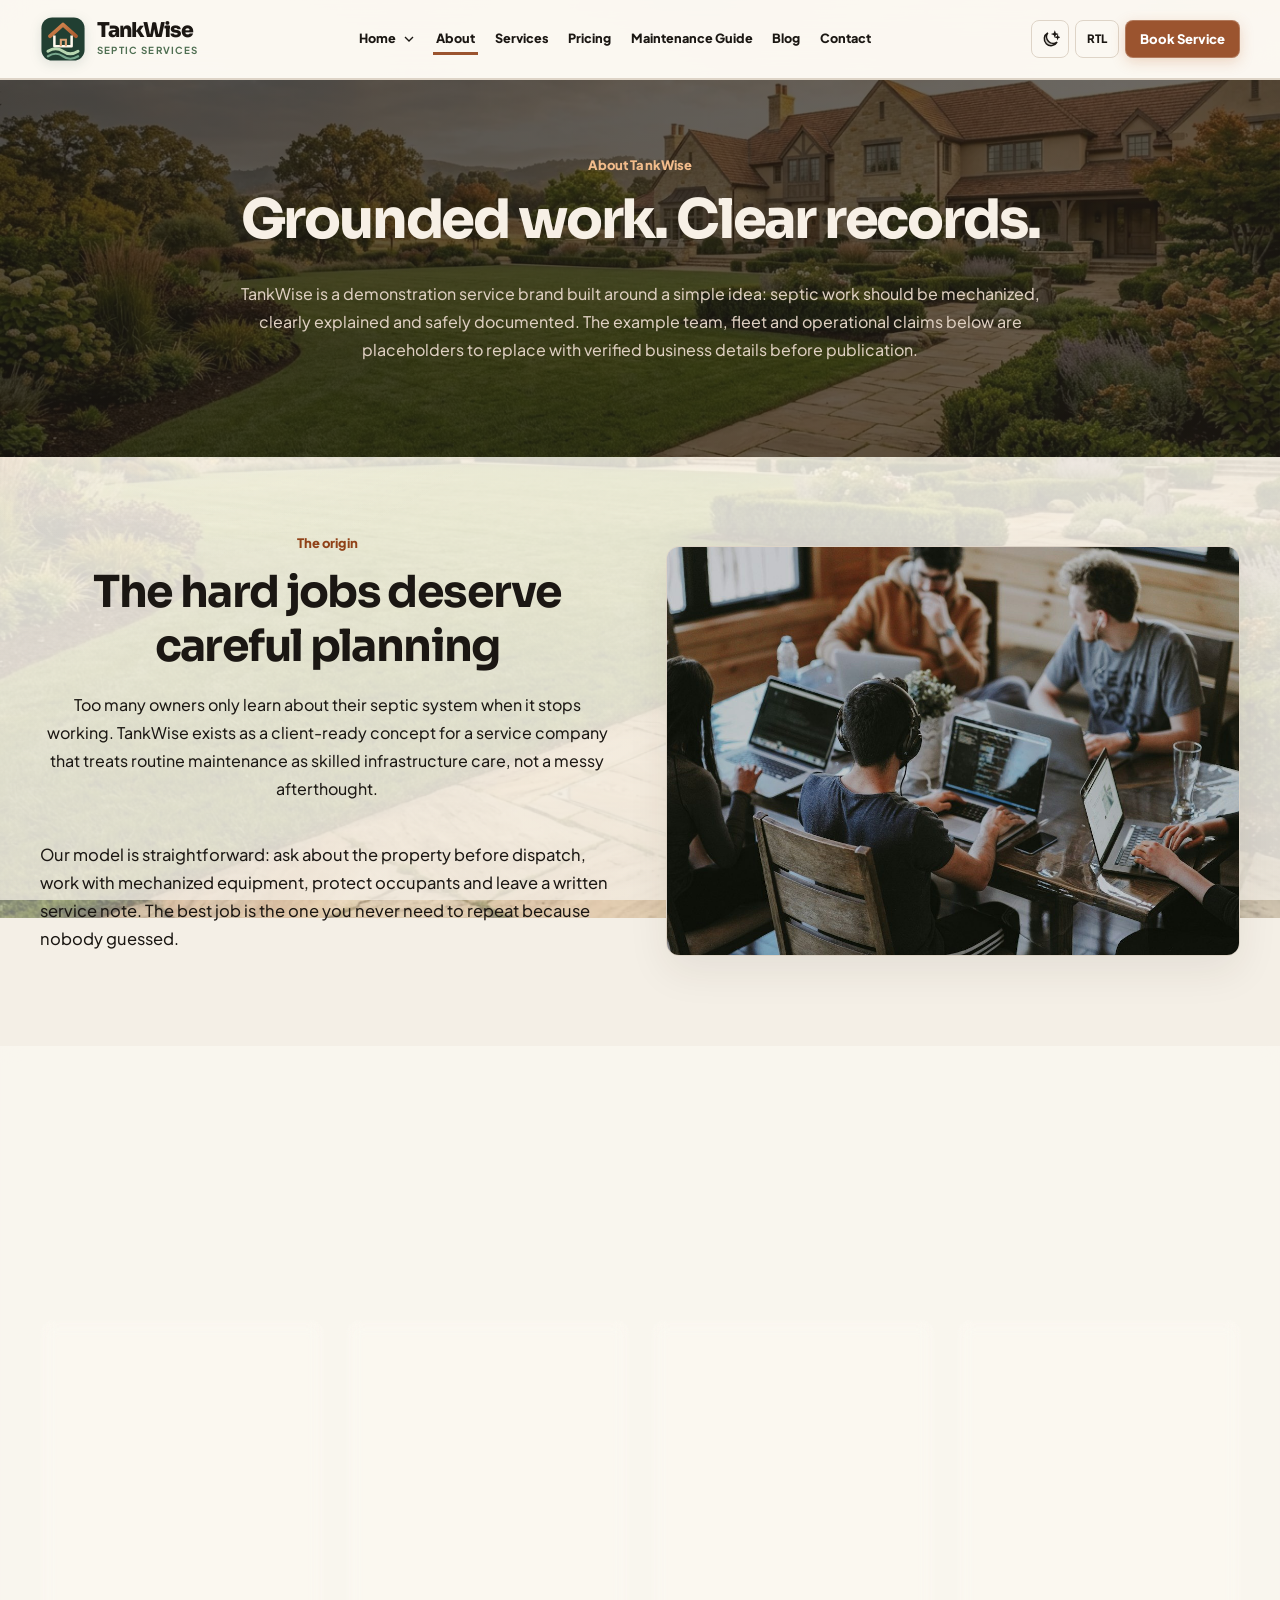
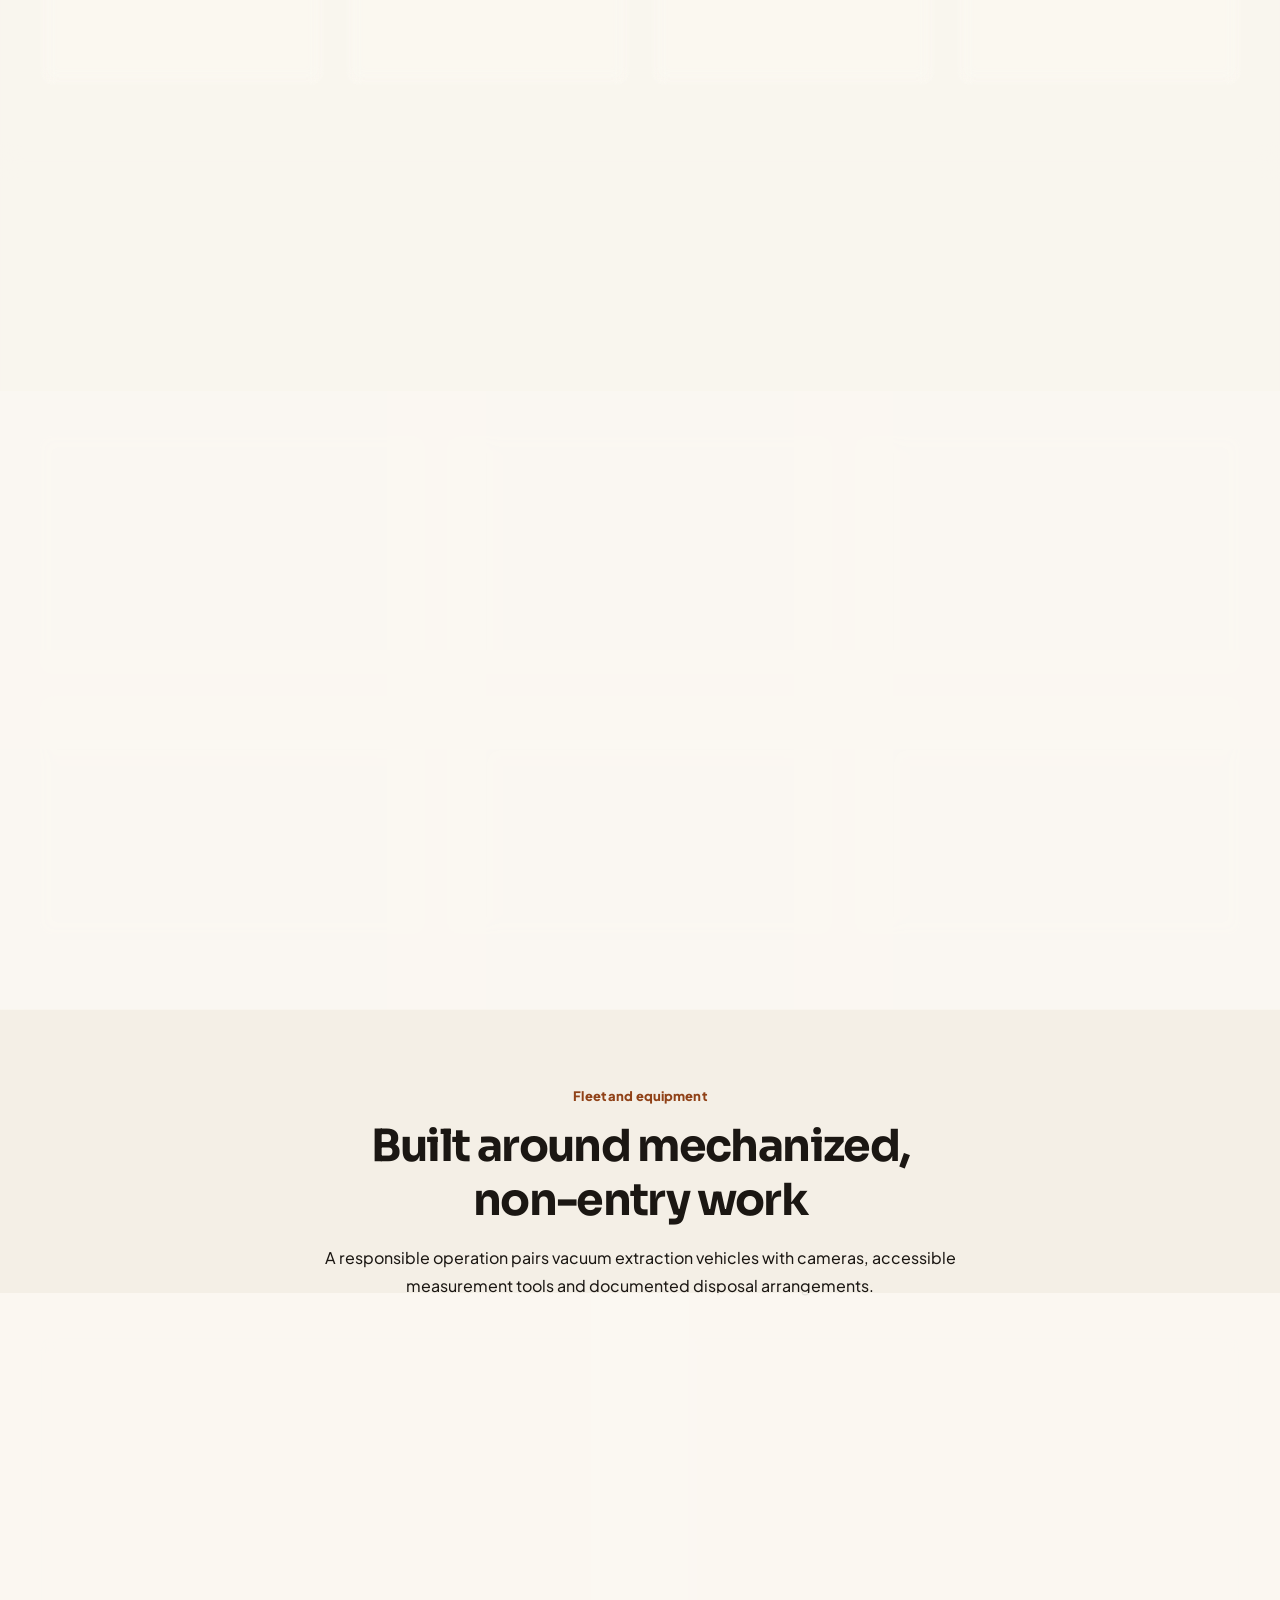
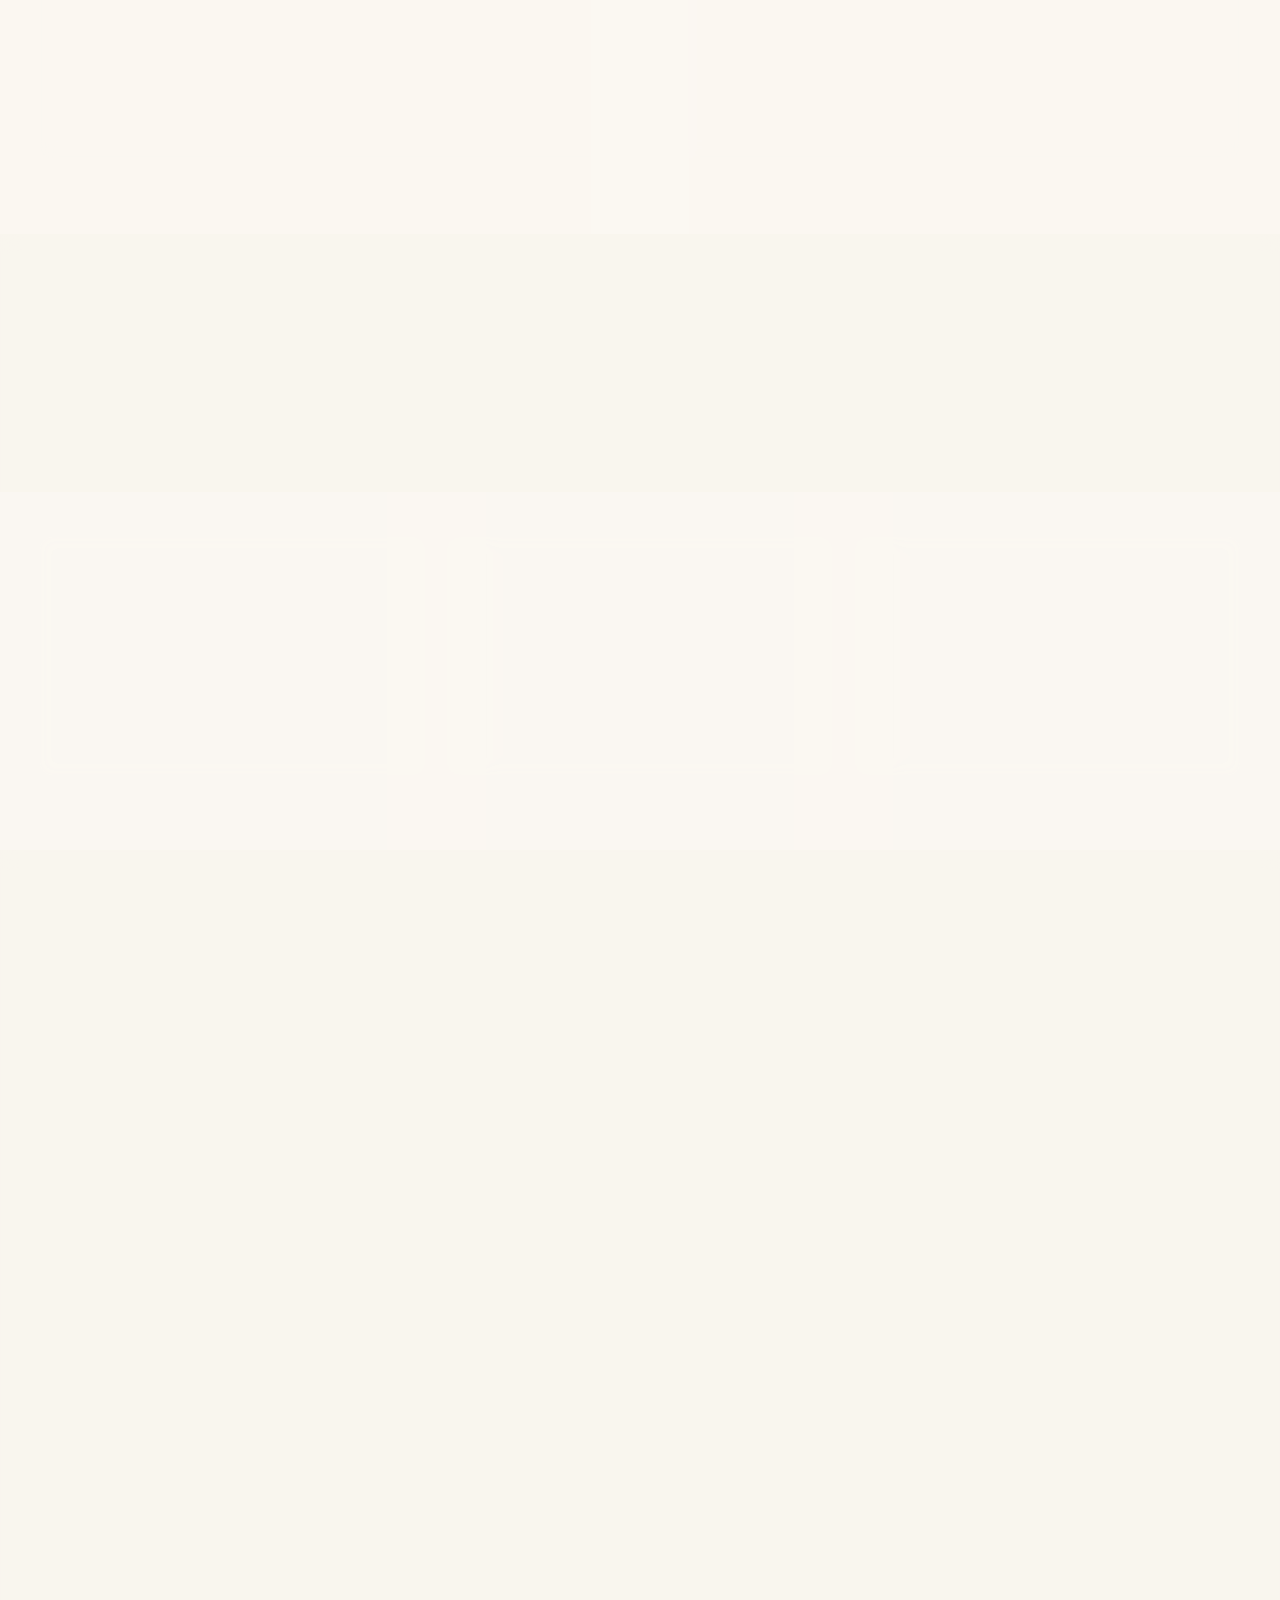
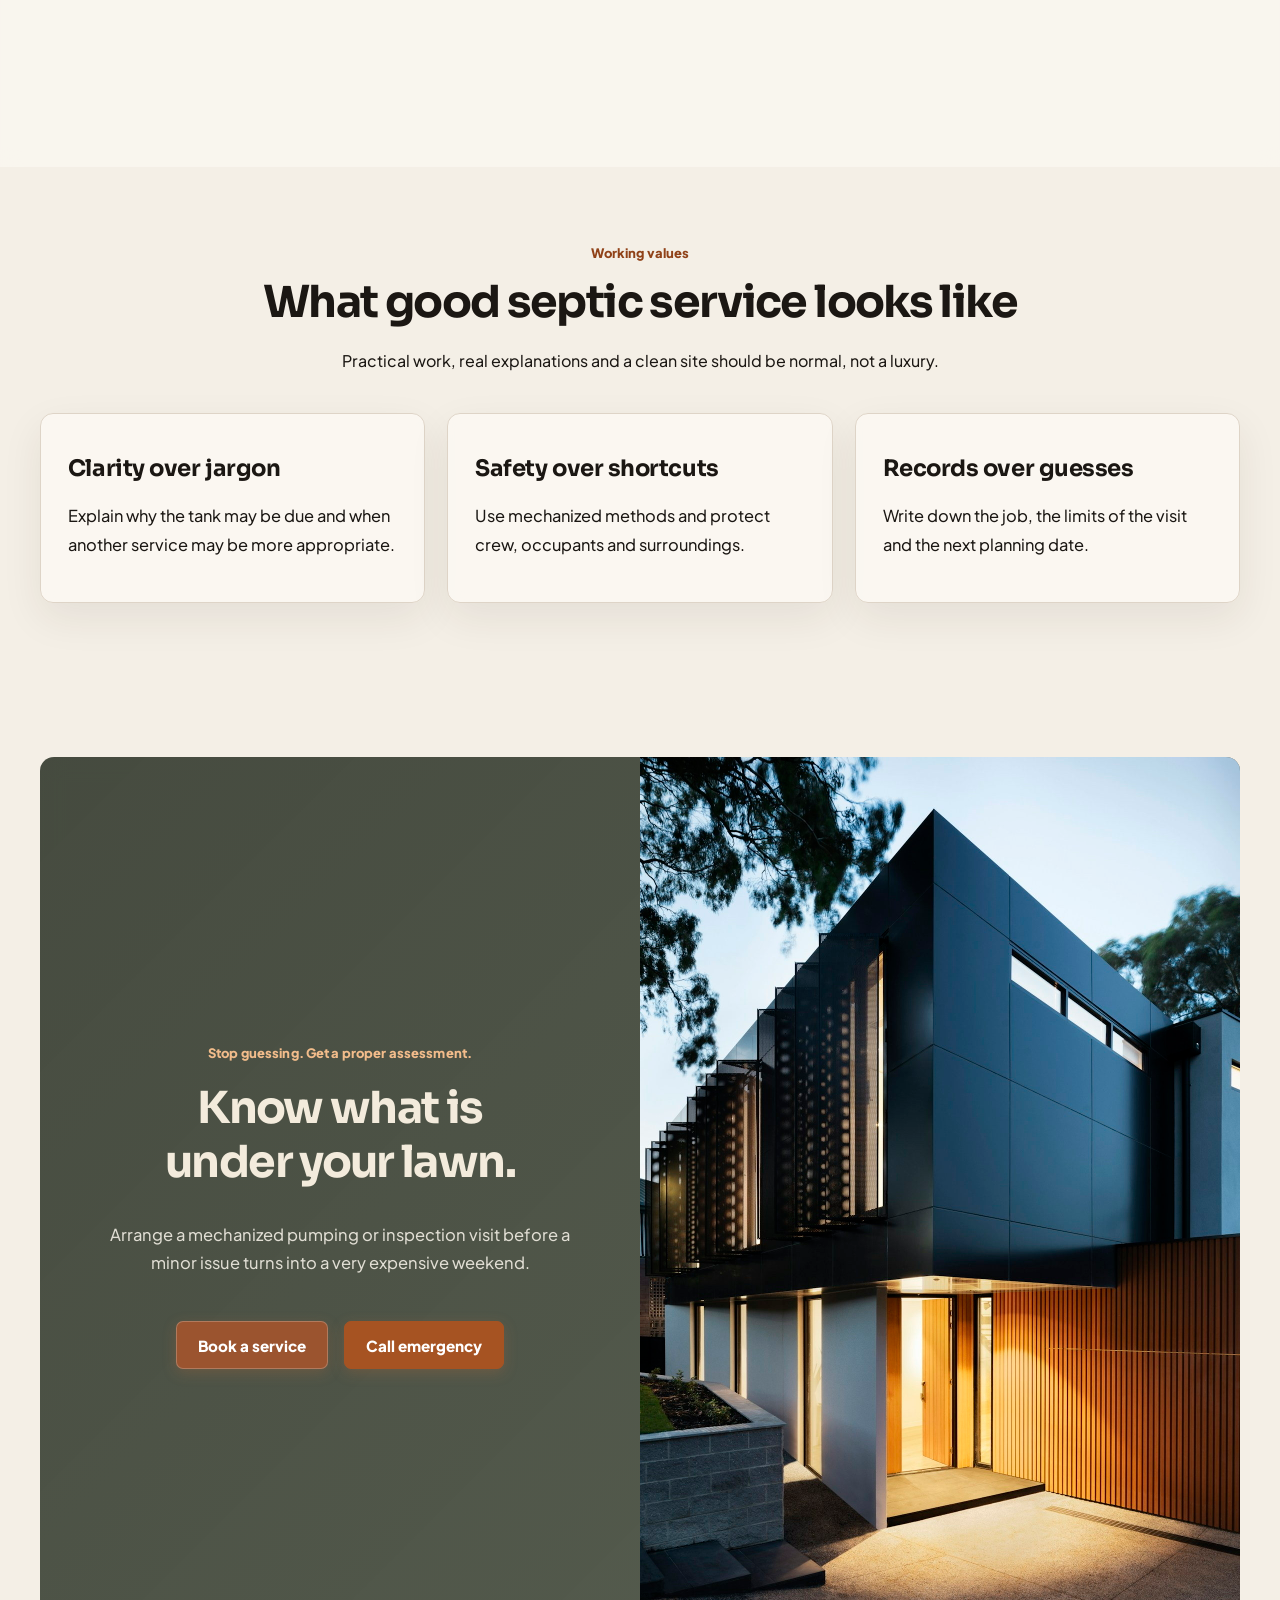
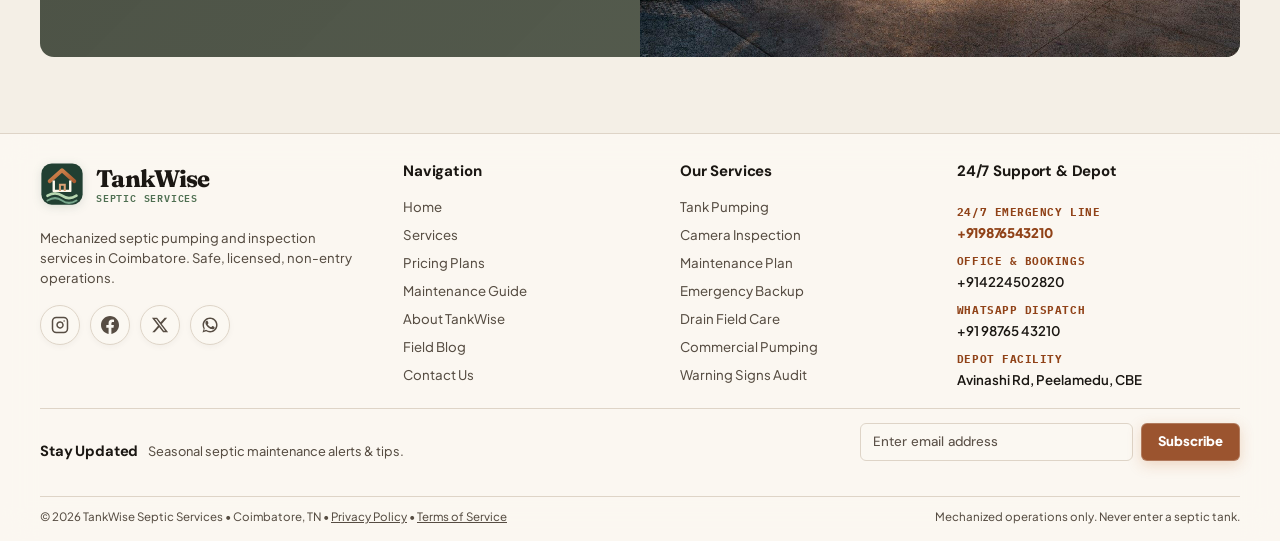
<file: TankWise/about.html>
<!doctype html><html lang="en"><head><meta charset="UTF-8"><meta name="viewport" content="width=device-width,initial-scale=1"><title>About TankWise - Crew, Equipment and Safety | TankWise Septic Services</title><meta name="description" content="Learn about TankWise mechanized septic service approach, field crew roles, vacuum truck equipment and safety."><meta property="og:title" content="About TankWise - Crew, Equipment and Safety | TankWise"><meta property="og:description" content="Learn about TankWise mechanized septic service approach, field crew roles, vacuum truck equipment and safety."><meta property="og:type" content="website"><meta property="og:url" content="https://example.com/about.html"><link rel="canonical" href="https://example.com/about.html"><link rel="icon" href="assets/icons/favicon.svg" type="image/svg+xml"><link rel="preconnect" href="https://fonts.googleapis.com">
<link rel="preconnect" href="https://fonts.gstatic.com" crossorigin>
<link rel="stylesheet" href="https://fonts.googleapis.com/css2?family=DM+Sans:wght@400;500;600;700;800&amp;family=Fraunces:opsz,wght@9..144,500;9..144,650;9..144,750&amp;family=IBM+Plex+Mono:wght@400;600&amp;display=swap">
<link rel="stylesheet" href="https://fonts.googleapis.com/css2?family=Manrope:wght@400;500;600;650;700;750;800&amp;family=Outfit:wght@400;500;600;650;700;750;800&amp;family=IBM+Plex+Mono:wght@400;500;600;700&amp;display=swap">
<link rel="stylesheet" href="https://fonts.googleapis.com/css2?family=Sora:wght@400;500;600;700;800&amp;family=Plus+Jakarta+Sans:wght@400;500;600;700;800&amp;display=swap">
<link rel="stylesheet" href="assets/css/bundle-standard.css"><script src="assets/js/main.js" defer></script><script type="application/ld+json">{"@context":"https://schema.org","@type":"LocalBusiness","name":"TankWise Septic Services","address":{"@type":"PostalAddress","addressLocality":"Coimbatore","addressRegion":"Tamil Nadu","addressCountry":"IN"},"description":"Demonstration septic service website; contact information and claims require verification before publishing."}</script><style data-contrast-qa="2026-11-05">:root{--copper:#9b542f}html.dark{--copper:#e7a474}.btn:not(.btn-ghost):not(.btn-dark),.btn-dark,button.btn:not(.btn-ghost){background:#9b542f!important;color:#fff!important;border-color:rgba(255,255,255,.22)!important}.btn:not(.btn-ghost):not(.btn-dark):hover,.btn-dark:hover,button.btn:not(.btn-ghost):hover{background:#7d3e20!important;color:#fff!important}</style></head><body><div data-header></div><main id="main-content"><section class="page-hero"><div class="container"><span class="section-kicker">About TankWise</span><h1>Grounded work. Clear records.</h1><p class="lead">TankWise is a demonstration service brand built around a simple idea: septic work should be mechanized, clearly explained and safely documented. The example team, fleet and operational claims below are placeholders to replace with verified business details before publication.</p></div></section><section class="section "><div class="container"><div class="split"><div><div class="section-head center"><span class="section-kicker">The origin</span><h2>The hard jobs deserve careful planning</h2><p class="lead">Too many owners only learn about their septic system when it stops working. TankWise exists as a client-ready concept for a service company that treats routine maintenance as skilled infrastructure care, not a messy afterthought.</p></div><p>Our model is straightforward: ask about the property before dispatch, work with mechanized equipment, protect occupants and leave a written service note. The best job is the one you never need to repeat because nobody guessed.</p></div><img class="visual large" src="assets/images/about-team.jpg" alt="Illustration of two septic field professionals beside a work site" loading="lazy"></div></div></section>
<section class="section paper" id="leadership-team">
  <div class="container">
    <div class="section-head center">
      <span class="section-kicker">Executive Leadership &amp; Management</span>
      <h2>Engineering and operations leadership</h2>
      <p class="lead">Experienced environmental engineers, municipal compliance leads, and fleet managers committed to dignified, mechanized sanitation in Coimbatore.</p>
    </div>
    <div class="grid cols-4 leadership-grid">
      <article class="card leader-card reveal">
        <div class="leader-card-image-wrap">
          <img src="assets/images/team-founder-rajesh.jpg" alt="Dr. Rajesh Murugan" class="leader-avatar-img">
        </div>
        <div class="leader-card-body">
          <span class="leader-role-kicker">Founder &amp; MD</span>
          <h3 class="leader-name">Dr. Rajesh Murugan</h3>
          <span class="leader-title">M.Tech Environmental Eng.</span>
          <p class="leader-bio">22+ years advancing mechanized non-entry septic protocols and wastewater compliance across Tamil Nadu.</p>
        </div>
      </article>

      <article class="card leader-card reveal">
        <div class="leader-card-image-wrap">
          <img src="assets/images/team-ceo-kavitha.jpg" alt="Kavitha Sundaram" class="leader-avatar-img">
        </div>
        <div class="leader-card-body">
          <span class="leader-role-kicker">Chief Executive Officer</span>
          <h3 class="leader-name">Kavitha Sundaram</h3>
          <span class="leader-title">Urban Infrastructure &amp; Quality</span>
          <p class="leader-bio">Directs municipal partnerships, customer service benchmarks, and authorized disposal compliance across Coimbatore.</p>
        </div>
      </article>

      <article class="card leader-card reveal">
        <div class="leader-card-image-wrap">
          <img src="assets/images/team-ops-anand.jpg" alt="Anand Natarajan" class="leader-avatar-img">
        </div>
        <div class="leader-card-body">
          <span class="leader-role-kicker">Operations &amp; Fleet Manager</span>
          <h3 class="leader-name">Anand Natarajan</h3>
          <span class="leader-title">Logistics &amp; Safety Dispatch</span>
          <p class="leader-bio">Manages 24/7 vacuum tanker dispatch, high-vacuum hose safety logistics, and rapid emergency backup response teams.</p>
        </div>
      </article>

      <article class="card leader-card reveal">
        <div class="leader-card-image-wrap">
          <img src="assets/images/team-tech-suresh.jpg" alt="Suresh Balakrishnan" class="leader-avatar-img">
        </div>
        <div class="leader-card-body">
          <span class="leader-role-kicker">Technical Field Manager</span>
          <h3 class="leader-name">Suresh Balakrishnan</h3>
          <span class="leader-title">CCTV &amp; Soil Diagnostics</span>
          <p class="leader-bio">Specialist in pipeline push-camera diagnostic surveys, drain field percolation testing, and riser access retrofits.</p>
        </div>
      </article>
    </div>
  </div>
</section>
<section class="section paper"><div class="container"><div class="section-head center"><span class="section-kicker">Six roles / one coordinated visit</span><h2>Meet the field team</h2><p class="lead">These are sample role profiles, not verified employees. Replace titles and details with actual team records for a live company.</p></div><div class="grid cols-3"><article class="card reveal"><div class="card-body"><span class="section-kicker">TEAM ROLE</span><h3>Field operations lead</h3><p>Plans staffing, safe access and site readiness before a service vehicle is sent.</p></div></article><article class="card reveal"><div class="card-body"><span class="section-kicker">TEAM ROLE</span><h3>Vacuum truck operator</h3><p>Manages suction equipment, hose routing, load containment and service logging.</p></div></article><article class="card reveal"><div class="card-body"><span class="section-kicker">TEAM ROLE</span><h3>Pipe inspection technician</h3><p>Uses camera equipment to document accessible line conditions and explain observations.</p></div></article><article class="card reveal"><div class="card-body"><span class="section-kicker">TEAM ROLE</span><h3>Maintenance coordinator</h3><p>Keeps reminder schedules, household information and follow-up notes organized.</p></div></article><article class="card reveal"><div class="card-body"><span class="section-kicker">TEAM ROLE</span><h3>Customer scheduling lead</h3><p>Confirms address, estimated tank size, availability and access details with the homeowner.</p></div></article><article class="card reveal"><div class="card-body"><span class="section-kicker">TEAM ROLE</span><h3>Safety and compliance lead</h3><p>Coordinates PPE, mechanized work procedures and lawful transport and disposal documentation.</p></div></article></div></div></section><section class="section "><div class="container"><div id="fleet"><div class="section-head center"><span class="section-kicker">Fleet and equipment</span><h2>Built around mechanized, non-entry work</h2><p class="lead">A responsible operation pairs vacuum extraction vehicles with cameras, accessible measurement tools and documented disposal arrangements.</p></div></div><div class="grid cols-2"><article class="card reveal"><img class="card-image" src="assets/images/about-fleet.jpg" alt="Mechanized vacuum equipment" loading="lazy"><div class="card-body"><span class="section-kicker"></span><h3>Mechanized vacuum equipment</h3><p>No human entry into tanks. Vehicle access and safe hose management are confirmed onsite.</p></div></article><article class="card reveal"><img class="card-image" src="assets/images/about-equipment.jpg" alt="Inspection and documentation" loading="lazy"><div class="card-body"><span class="section-kicker"></span><h3>Inspection and documentation</h3><p>Camera and measurement tools can help explain line conditions and capacity rather than relying on guesswork.</p></div></article></div></div></section><section class="section topo"><div class="container"><div id="safety"><div class="section-head center"><span class="section-kicker">Safety first</span><h2>No manual scavenging. No exceptions.</h2><p class="lead">Septic tanks can contain oxygen-deficient atmospheres and poisonous gases. Professional work must use trained staff, PPE, safe perimeter controls and appropriate mechanized equipment.</p></div></div><div class="grid cols-3"><article class="card reveal"><div class="card-body"><span class="section-kicker">PPE</span><h3>Safe work zones</h3><p>Keep residents, children and pets out of the equipment and tank access area. Close lids securely before leaving.</p></div></article><article class="card reveal"><div class="card-body"><span class="section-kicker">TRACEABILITY</span><h3>Authorized disposal</h3><p>Transport and disposal must follow applicable requirements, using authorized treatment and disposal facilities.</p></div></article><article class="card reveal"><div class="card-body"><span class="section-kicker">SERVICE LOG</span><h3>Honest scope</h3><p>A pump is not a drain-field rebuild. Explain where inspection, excavation or a separate repair is required.</p></div></article></div></div></section><section class="section paper"><div class="container"><div class="split"><img class="visual large" src="assets/images/about-timeline.jpg" alt="TankWise engineered planning and service log diagram" loading="lazy"><div><div class="section-head center"><span class="section-kicker">Operating timeline</span><h2>A disciplined workflow for every job</h2><p class="lead">This sample service timeline shows how a professional operation could grow: survey customer needs, develop safe mechanical processes, standardize the service log, and schedule routine follow-up.</p></div><div class="steps"><div class="step"><h3>Plan</h3><p>Collect access and household information.</p></div><div class="step"><h3>Equip</h3><p>Use appropriate machinery and inspection tools.</p></div><div class="step"><h3>Document</h3><p>Leave observations and clear next actions.</p></div><div class="step"><h3>Improve</h3><p>Review feedback and refine procedures.</p></div></div></div></div></div></section><section class="section "><div class="container"><div class="section-head center"><span class="section-kicker">Working values</span><h2>What good septic service looks like</h2><p class="lead">Practical work, real explanations and a clean site should be normal, not a luxury.</p></div><div class="grid cols-3"><article class="card reveal"><div class="card-body"><span class="section-kicker"></span><h3>Clarity over jargon</h3><p>Explain why the tank may be due and when another service may be more appropriate.</p></div></article><article class="card reveal"><div class="card-body"><span class="section-kicker"></span><h3>Safety over shortcuts</h3><p>Use mechanized methods and protect crew, occupants and surroundings.</p></div></article><article class="card reveal"><div class="card-body"><span class="section-kicker"></span><h3>Records over guesses</h3><p>Write down the job, the limits of the visit and the next planning date.</p></div></article></div></div></section>

<section class="section page-end"><div class="container"><div class="cta-band"><div class="split"><div class="cta-text"><span class="section-kicker">Stop guessing. Get a proper assessment.</span><h2>Know what is under your lawn.</h2><p>Arrange a mechanized pumping or inspection visit before a minor issue turns into a very expensive weekend.</p><div class="row"><a class="btn " href="contact.html">Book a service</a><a class="btn btn-ghost" href="tel:+919876543210">Call emergency</a></div></div><img class="visual" src="assets/images/home-final-booking-scene-7.jpg" alt="Vacuum truck after a scheduled residential service" loading="lazy"></div></div></div></section></main><div data-footer></div></body></html>
</file>
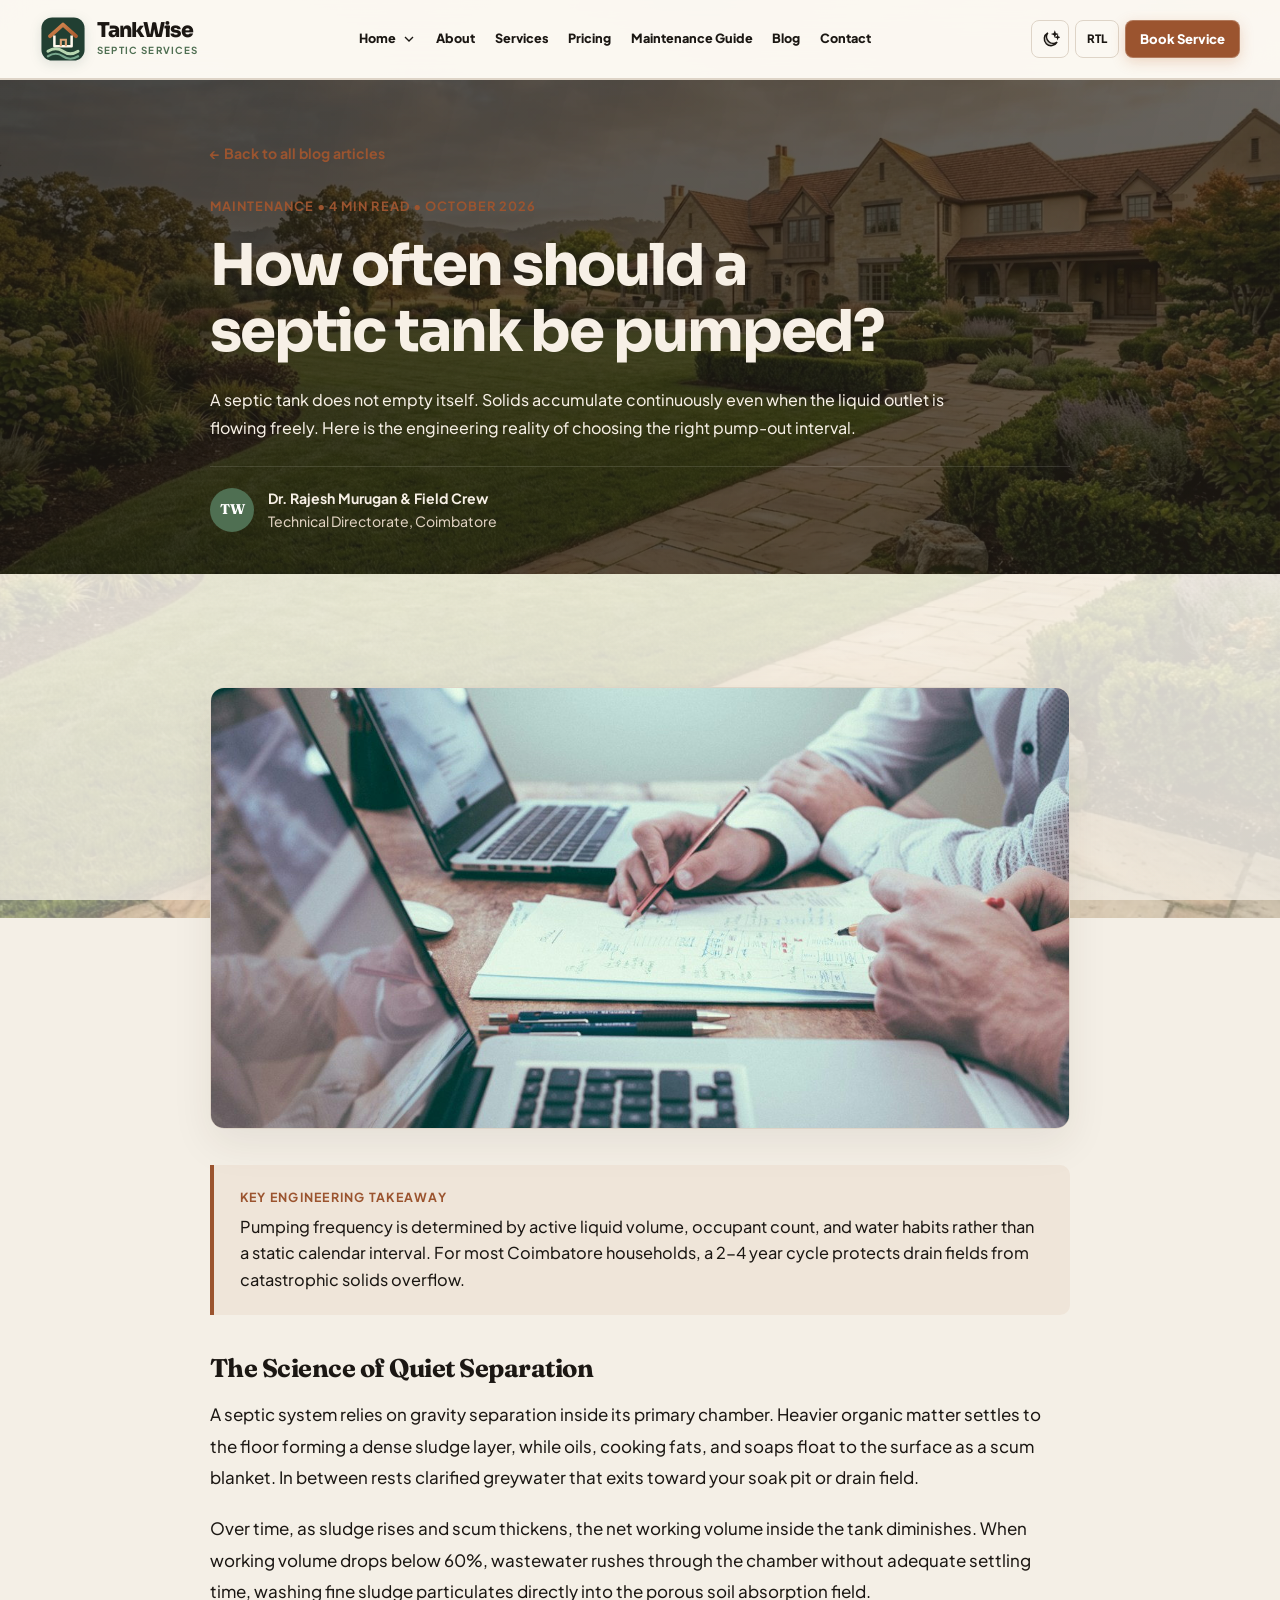
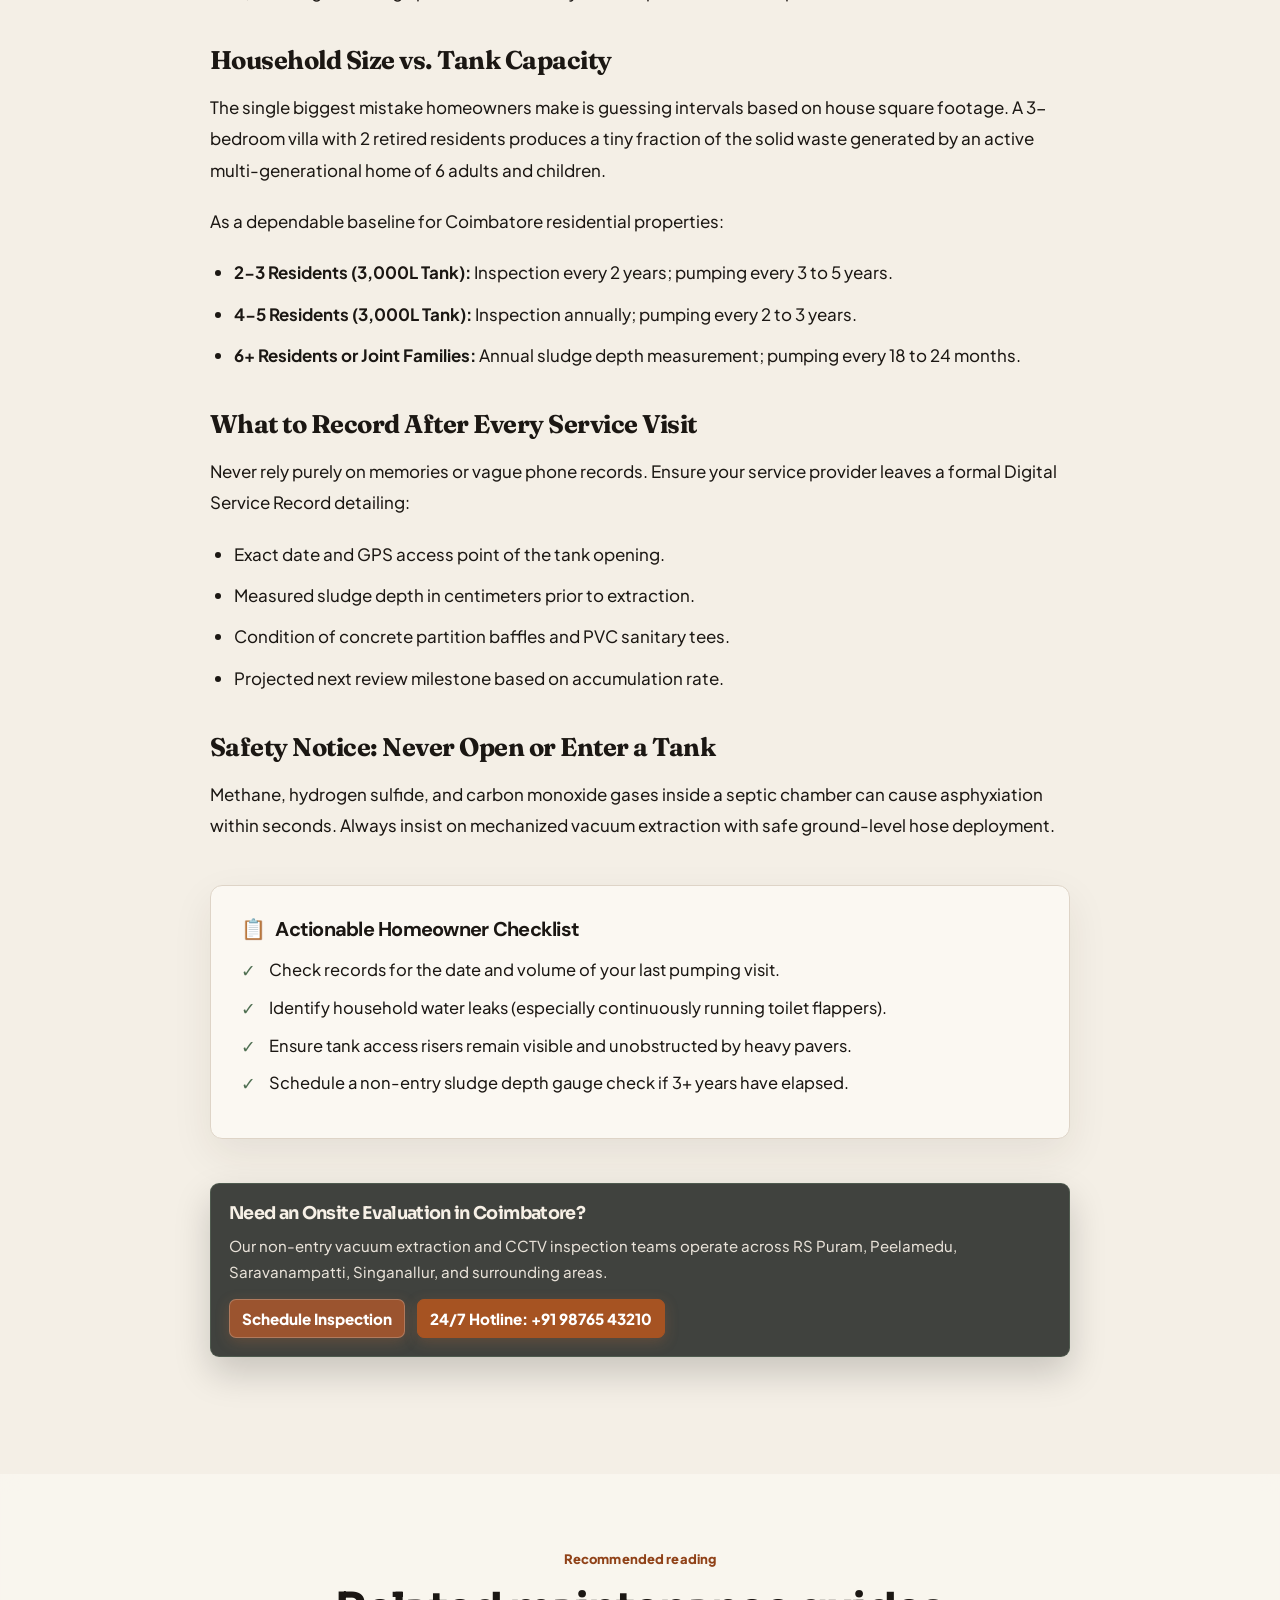
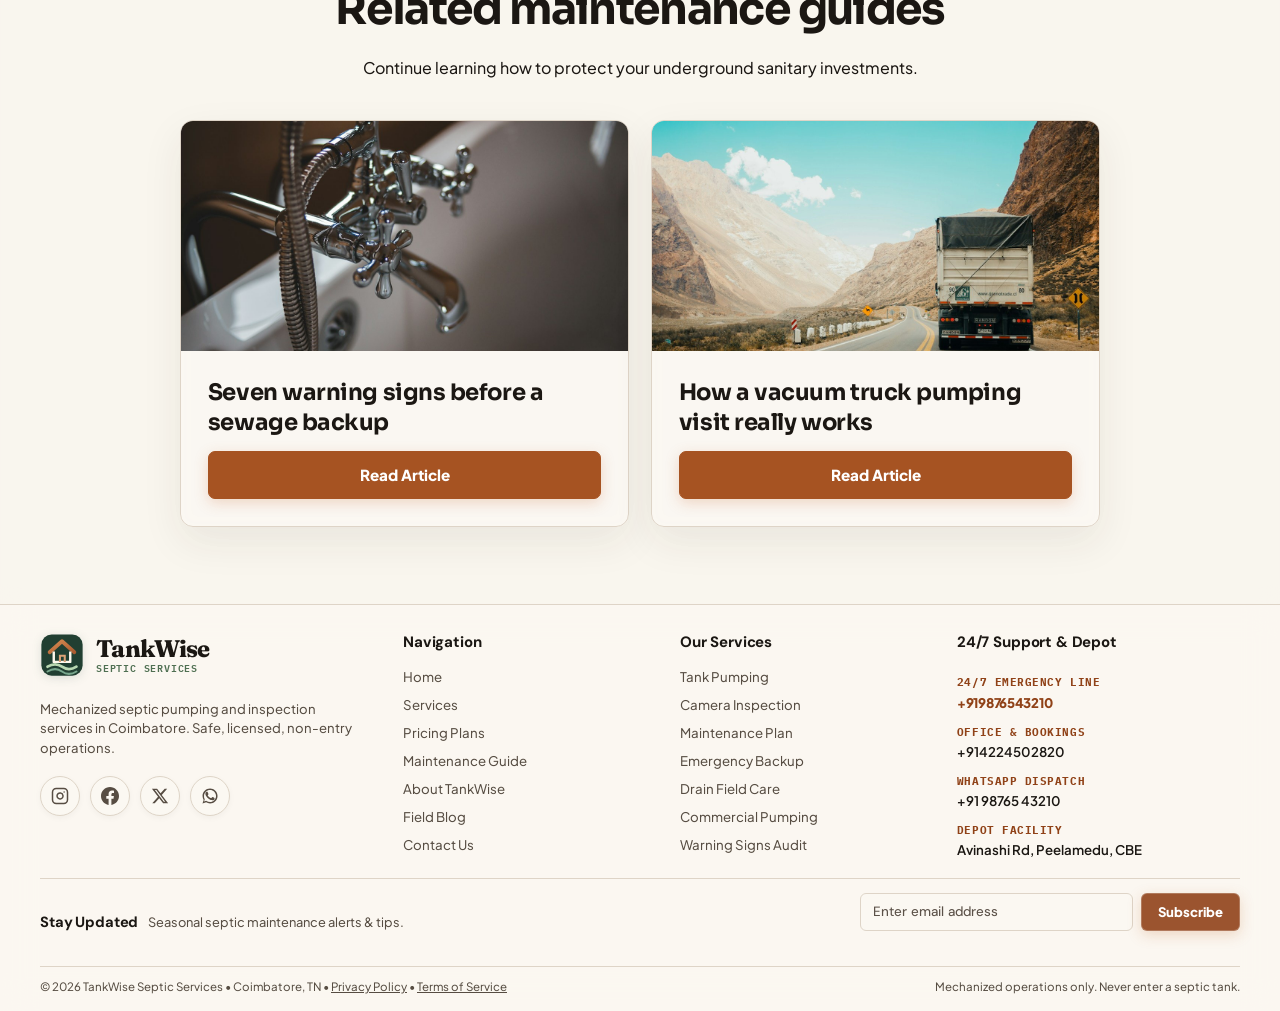
<file: TankWise/blog-details.html>
<!doctype html>
<html lang="en">
<head>
  <meta charset="UTF-8">
  <meta name="viewport" content="width=device-width,initial-scale=1">
  <title>Blog Article | TankWise Septic Services</title>
  <meta name="description" content="Read practical septic tank maintenance advice, warning signs, and engineering insights from TankWise Septic Services Coimbatore.">
  <link rel="icon" href="assets/icons/favicon.svg" type="image/svg+xml">
  <link rel="preconnect" href="https://fonts.googleapis.com">
<link rel="preconnect" href="https://fonts.gstatic.com" crossorigin>
<link rel="stylesheet" href="https://fonts.googleapis.com/css2?family=DM+Sans:wght@400;500;600;700;800&amp;family=Fraunces:opsz,wght@9..144,500;9..144,650;9..144,750&amp;family=IBM+Plex+Mono:wght@400;600&amp;display=swap">
<link rel="stylesheet" href="https://fonts.googleapis.com/css2?family=Manrope:wght@400;500;600;650;700;750;800&amp;family=Outfit:wght@400;500;600;650;700;750;800&amp;family=IBM+Plex+Mono:wght@400;500;600;700&amp;display=swap">
<link rel="stylesheet" href="https://fonts.googleapis.com/css2?family=Sora:wght@400;500;600;700;800&amp;family=Plus+Jakarta+Sans:wght@400;500;600;700;800&amp;display=swap">
<link rel="stylesheet" href="assets/css/bundle-standard.css">
  <script src="assets/js/main.js" defer></script>
  <script src="assets/js/blog-details-data.js" defer></script>
  <script src="assets/js/blog-details-loader.js" defer></script>
  
  
  
  
  
  
  
  
  
  
  <style>
    .blog-details-shell {
      max-width: 860px;
      margin: 0 auto;
    }
    .blog-back-nav {
      margin-bottom: 24px;
    }
    .blog-back-link {
      display: inline-flex;
      align-items: center;
      gap: 8px;
      font-size: 0.88rem;
      font-weight: 700;
      color: var(--copper);
      text-decoration: none;
      transition: transform 0.2s ease;
    }
    .blog-back-link:hover {
      transform: translateX(-3px);
    }
    .blog-article-hero {
      padding: 60px 0 40px;
      background: var(--soil);
      color: #f7f0e6;
    }
    .blog-article-hero h1 {
      font-size: clamp(2.2rem, 4.5vw, 3.8rem);
      margin: 14px 0 20px;
      line-height: 1.15;
    }
    .blog-meta-badge {
      font-family: var(--font-detail, 'IBM Plex Mono', monospace);
      font-size: 0.8rem;
      letter-spacing: 0.08em;
      text-transform: uppercase;
      color: var(--copper);
      font-weight: 700;
    }
    .blog-author-bar {
      display: flex;
      align-items: center;
      gap: 14px;
      margin-top: 24px;
      padding-top: 20px;
      border-top: 1px solid rgba(255, 255, 255, 0.12);
      font-size: 0.88rem;
    }
    /* Review issue #6: author role must remain readable on the dark article hero
       even when the global theme is set to light. */
    .blog-article-hero #post-author-role {
      color: #e0d2c1;
      opacity: 1;
    }
    .blog-author-avatar {
      width: 44px;
      height: 44px;
      border-radius: 50%;
      background: var(--moss);
      color: #fff;
      display: flex;
      align-items: center;
      justify-content: center;
      font-weight: 700;
      font-family: 'Fraunces', serif;
    }
    .blog-featured-media {
      margin: 36px 0;
      border-radius: 14px;
      overflow: hidden;
      border: 1px solid var(--line);
      box-shadow: var(--shadow);
    }
    .blog-featured-media img {
      width: 100%;
      height: 440px;
      object-fit: cover;
    }
    .blog-takeaway-box {
      background: rgba(194, 112, 61, 0.08);
      border-left: 4px solid var(--copper);
      border-radius: 0 10px 10px 0;
      padding: 22px 26px;
      margin: 32px 0;
    }
    .blog-takeaway-box strong {
      display: block;
      font-family: var(--font-detail, 'IBM Plex Mono', monospace);
      font-size: 0.78rem;
      text-transform: uppercase;
      letter-spacing: 0.1em;
      color: var(--copper);
      margin-bottom: 6px;
    }
    .blog-article-prose {
      font-size: 1.06rem;
      line-height: 1.85;
      color: var(--text);
    }
    .blog-article-prose h3 {
      font-family: 'Fraunces', Georgia, serif;
      font-size: 1.6rem;
      margin: 36px 0 14px;
      color: var(--text);
      letter-spacing: -0.02em;
    }
    .blog-article-prose p {
      margin-bottom: 20px;
    }
    .blog-article-prose ul {
      margin-bottom: 24px;
      padding-left: 24px;
    }
    .blog-article-prose li {
      margin-bottom: 10px;
    }
    .blog-checklist-card {
      background: var(--card);
      border: 1px solid var(--line);
      border-radius: 12px;
      padding: 30px;
      margin: 44px 0;
      box-shadow: var(--shadow);
    }
    .blog-checklist-card h3 {
      font-family: 'DM Sans', sans-serif;
      font-size: 1.25rem;
      font-weight: 700;
      margin-bottom: 14px;
      display: flex;
      align-items: center;
      gap: 10px;
    }
    .blog-checklist-card ul {
      list-style: none;
      padding: 0;
      margin: 0;
    }
    .blog-checklist-card li {
      position: relative;
      padding-left: 28px;
      margin-bottom: 12px;
      line-height: 1.55;
    }
    .blog-checklist-card li::before {
      content: '✓';
      position: absolute;
      left: 0;
      top: 0;
      color: var(--moss);
      font-weight: 800;
      font-size: 1.1rem;
    }
  </style>
<style data-contrast-qa="2026-11-05">:root{--copper:#9b542f}html.dark{--copper:#e7a474}.btn:not(.btn-ghost):not(.btn-dark),.btn-dark,button.btn:not(.btn-ghost){background:#9b542f!important;color:#fff!important;border-color:rgba(255,255,255,.22)!important}.btn:not(.btn-ghost):not(.btn-dark):hover,.btn-dark:hover,button.btn:not(.btn-ghost):hover{background:#7d3e20!important;color:#fff!important}</style></head>
<body>
  <div data-header></div>
  <main id="main-content">

    <!-- ARTICLE HERO -->
    <header class="blog-article-hero">
      <div class="container">
        <div class="blog-details-shell">
          <div class="blog-back-nav">
            <a href="blog.html" class="blog-back-link">&larr; Back to all blog articles</a>
          </div>
          <span class="blog-meta-badge" id="post-meta">Maintenance • 4 MIN READ</span>
          <h1 id="post-title">How often should a septic tank be pumped?</h1>
          <p class="lead" id="post-lead">A septic tank does not empty itself. Solids accumulate continuously even when the liquid outlet is flowing freely. Here is the engineering reality of choosing the right pump-out interval.</p>
          <div class="blog-author-bar">
            <div class="blog-author-avatar">TW</div>
            <div>
              <strong id="post-author-name">TankWise Technical Directorate</strong><br>
              <span class="muted" id="post-author-role">Coimbatore Field Operations</span>
            </div>
          </div>
        </div>
      </div>
    </header>

    <!-- ARTICLE BODY SECTION -->
    <section class="section">
      <div class="container">
        <div class="blog-details-shell">
          
          <div class="blog-featured-media">
            <img id="post-image" src="assets/images/blog-full-frequency.jpg" alt="Article featured graphic" loading="eager">
          </div>

          <div class="blog-takeaway-box">
            <strong>Key Engineering Takeaway</strong>
            <p id="post-summary" style="margin:0;font-size:1.02rem;line-height:1.6">Pumping frequency is determined by active liquid volume, occupant count, and water habits rather than a static calendar interval. For most Coimbatore households, a 2-4 year cycle protects drain fields from catastrophic solids overflow.</p>
          </div>

          <article class="blog-article-prose" id="post-body">
            <!-- Dynamically populated -->
          </article>

          <div class="blog-checklist-card">
            <h3><span>📋</span> Actionable Homeowner Checklist</h3>
            <ul id="post-checklist">
              <!-- Dynamically populated -->
            </ul>
          </div>

          <!-- BOOKING ASSISTANCE CALLOUT -->
          <div class="notice" style="margin: 40px 0; border-left: 5px solid var(--moss); background: rgba(34, 38, 34, 0.86); border: 1px solid rgba(120, 155, 122, 0.28); box-shadow: 0 16px 36px rgba(0,0,0,0.18);">
            <h4 style="margin:0 0 8px; color:#f7f0e6;">Need an Onsite Evaluation in Coimbatore?</h4>
            <p style="margin:0 0 14px; font-size:0.94rem; line-height:1.7; color:rgba(247, 240, 230, 0.92);">Our non-entry vacuum extraction and CCTV inspection teams operate across RS Puram, Peelamedu, Saravanampatti, Singanallur, and surrounding areas.</p>
            <div class="row" style="gap:12px; flex-wrap:wrap;">
              <a href="contact.html" class="btn btn-sm">Schedule Inspection</a>
              <a href="tel:+919876543210" class="btn btn-sm btn-ghost">24/7 Hotline: +91 98765 43210</a>
            </div>
          </div>

        </div>
      </div>
    </section>

    <!-- RELATED ARTICLES -->
    <section class="section paper">
      <div class="container">
        <div class="section-head center">
          <span class="section-kicker">Recommended reading</span>
          <h2>Related maintenance guides</h2>
          <p class="lead">Continue learning how to protect your underground sanitary investments.</p>
        </div>
        <div class="grid cols-2" id="post-related-grid" style="max-width:920px;margin:0 auto;">
          <!-- Dynamically populated -->
        </div>
      </div>
    </section>

  </main>
  <div data-footer></div>
</body>
</html>
</file>
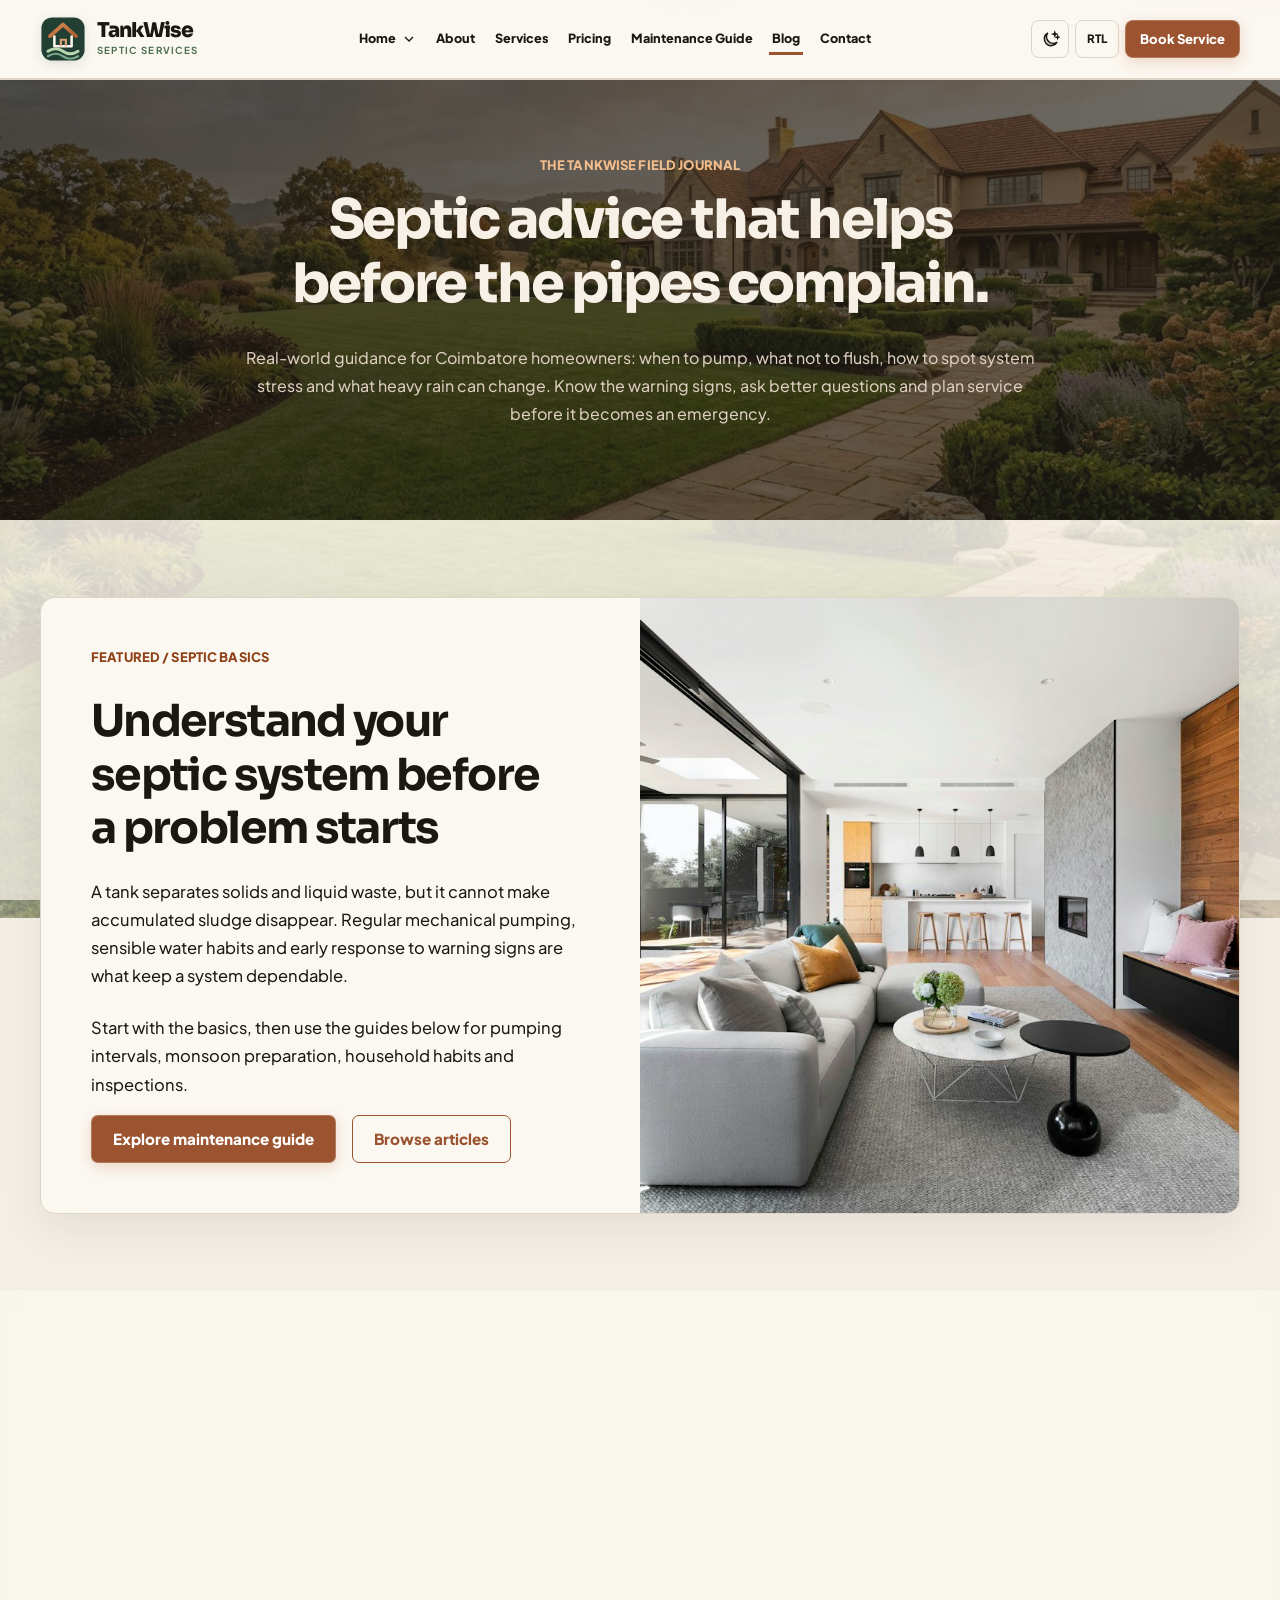
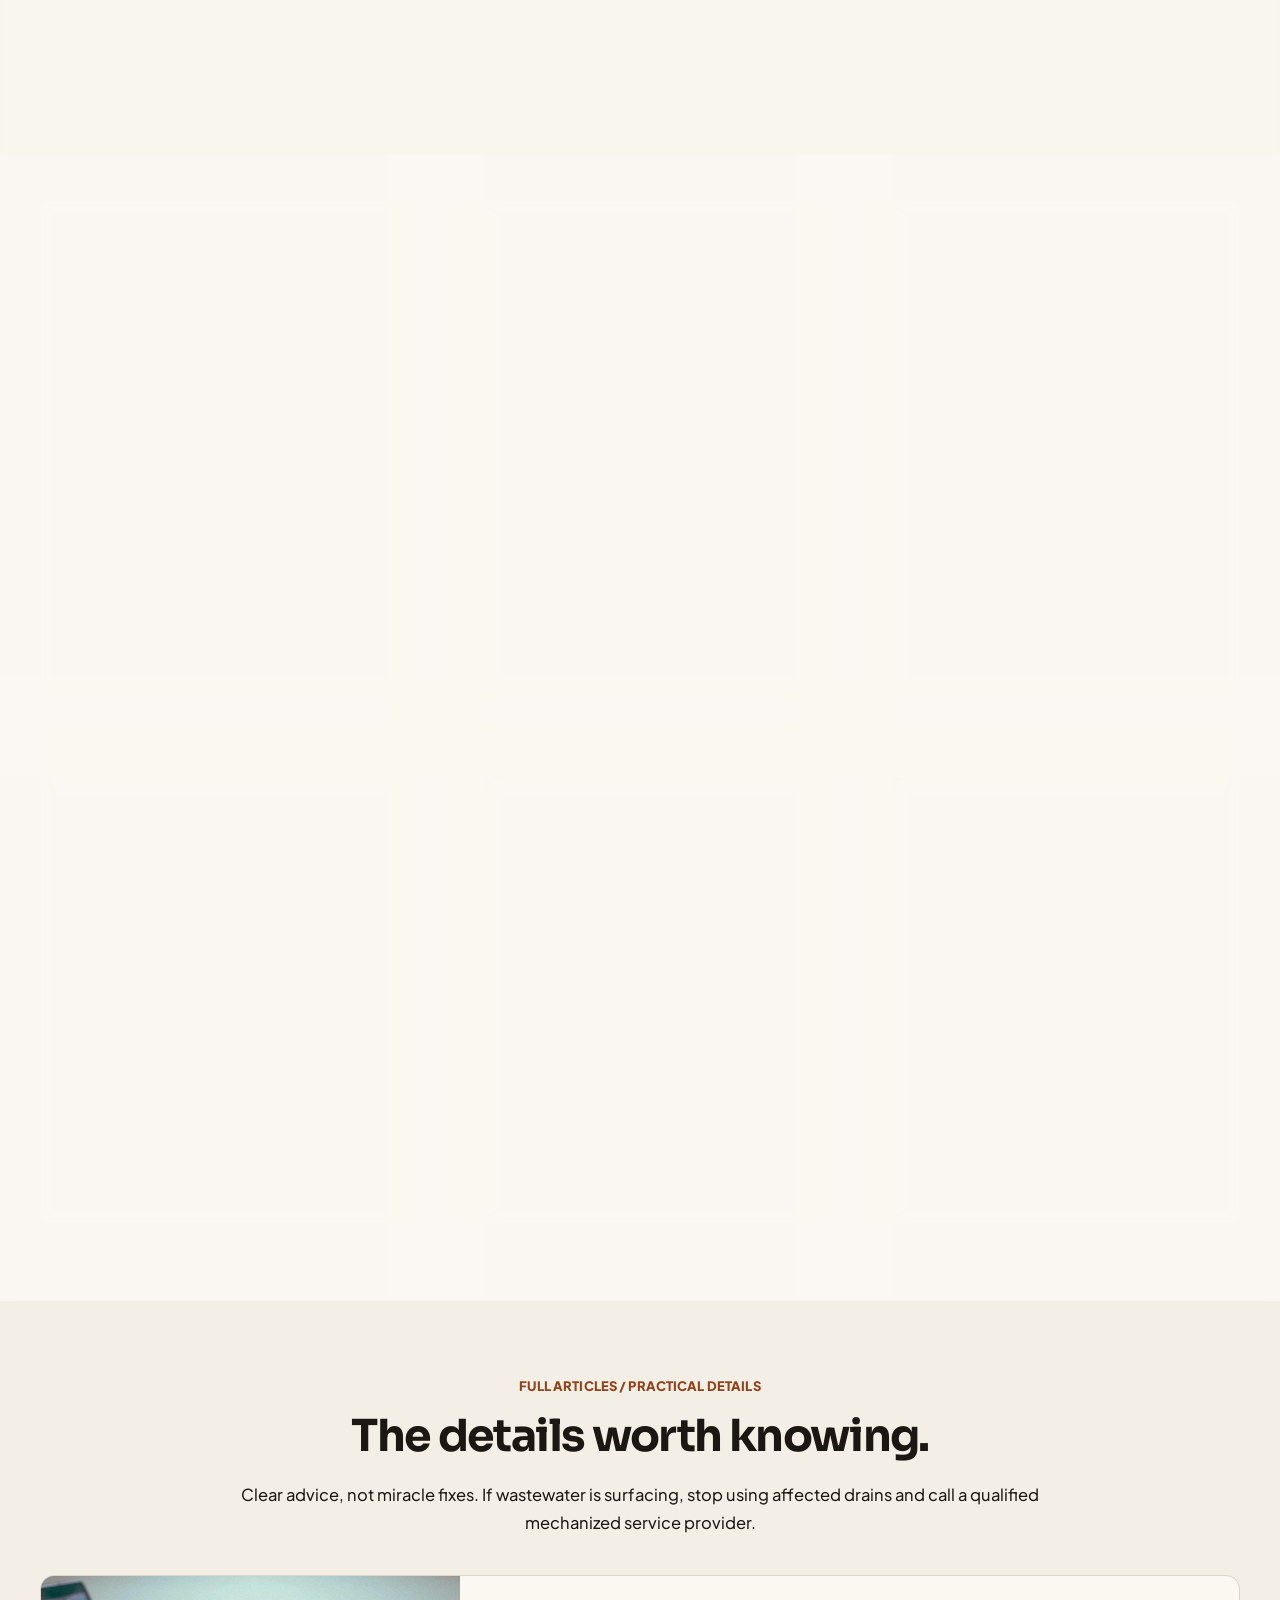
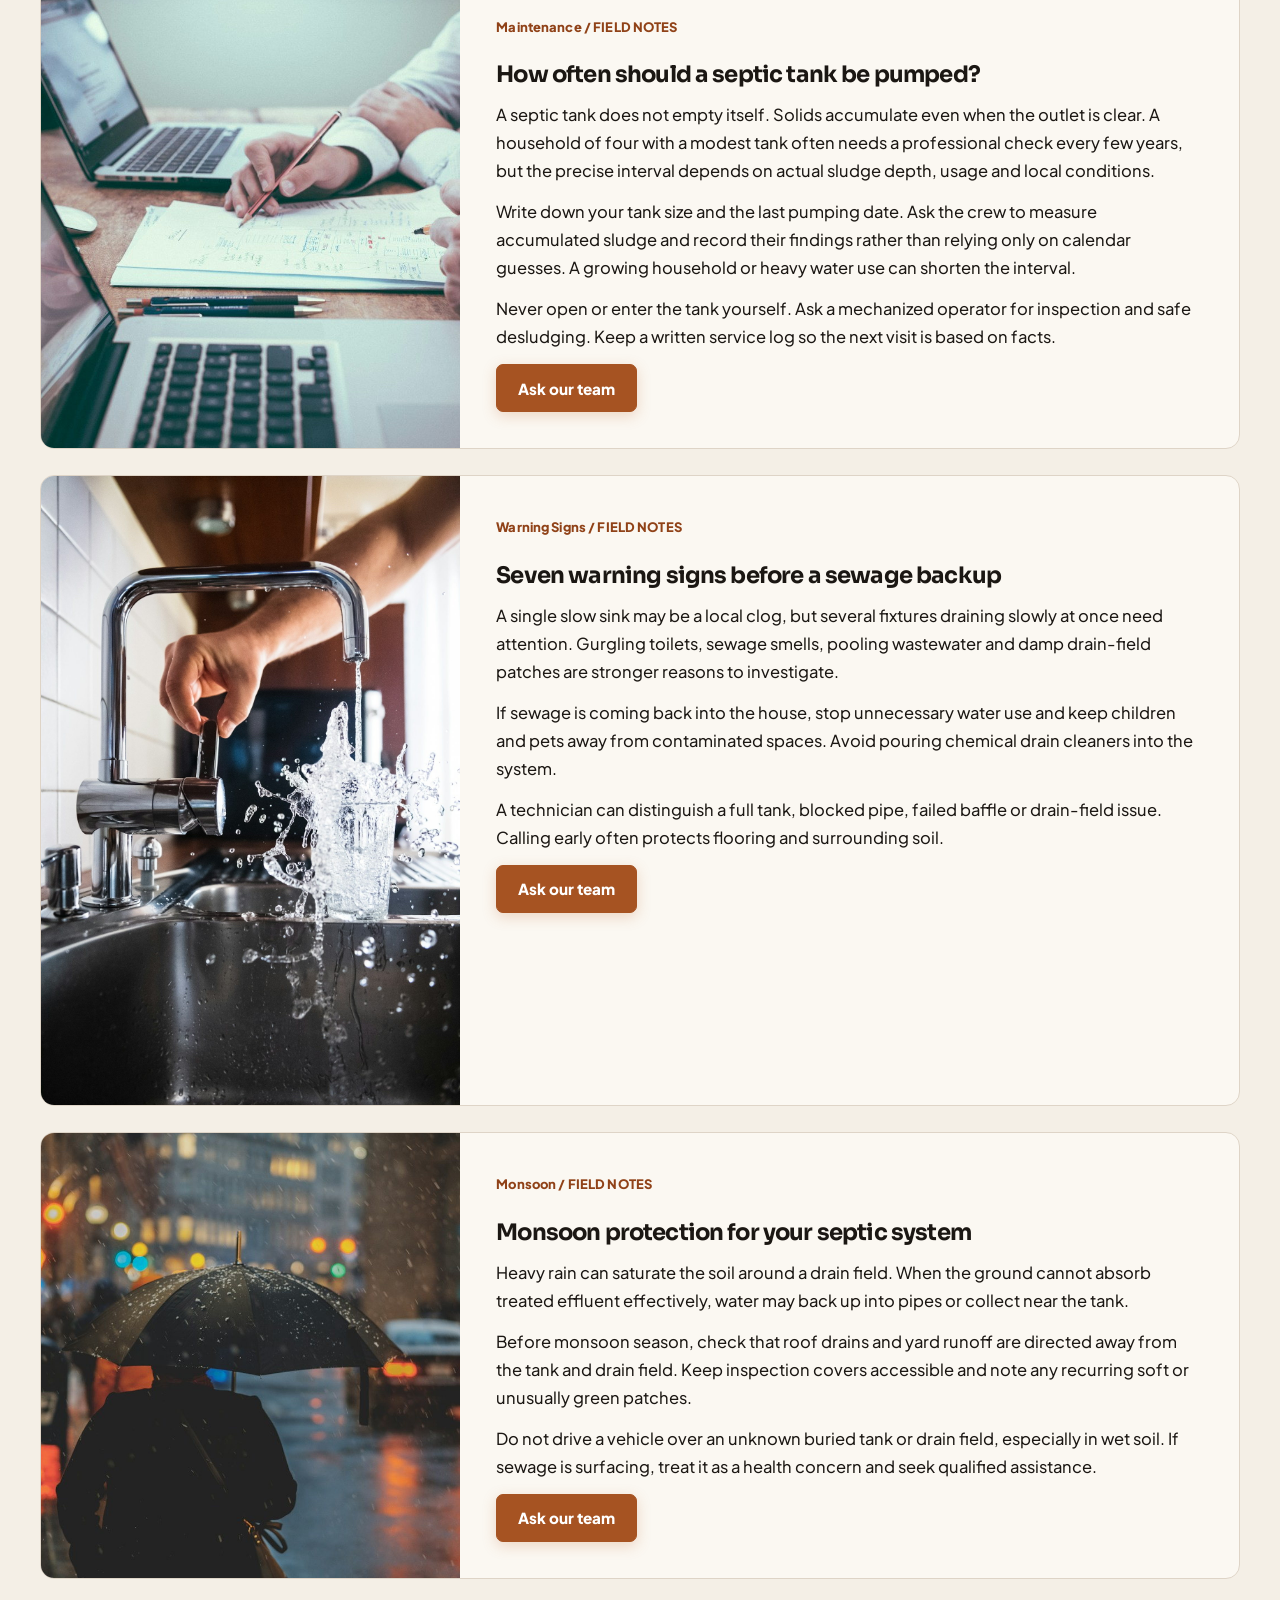
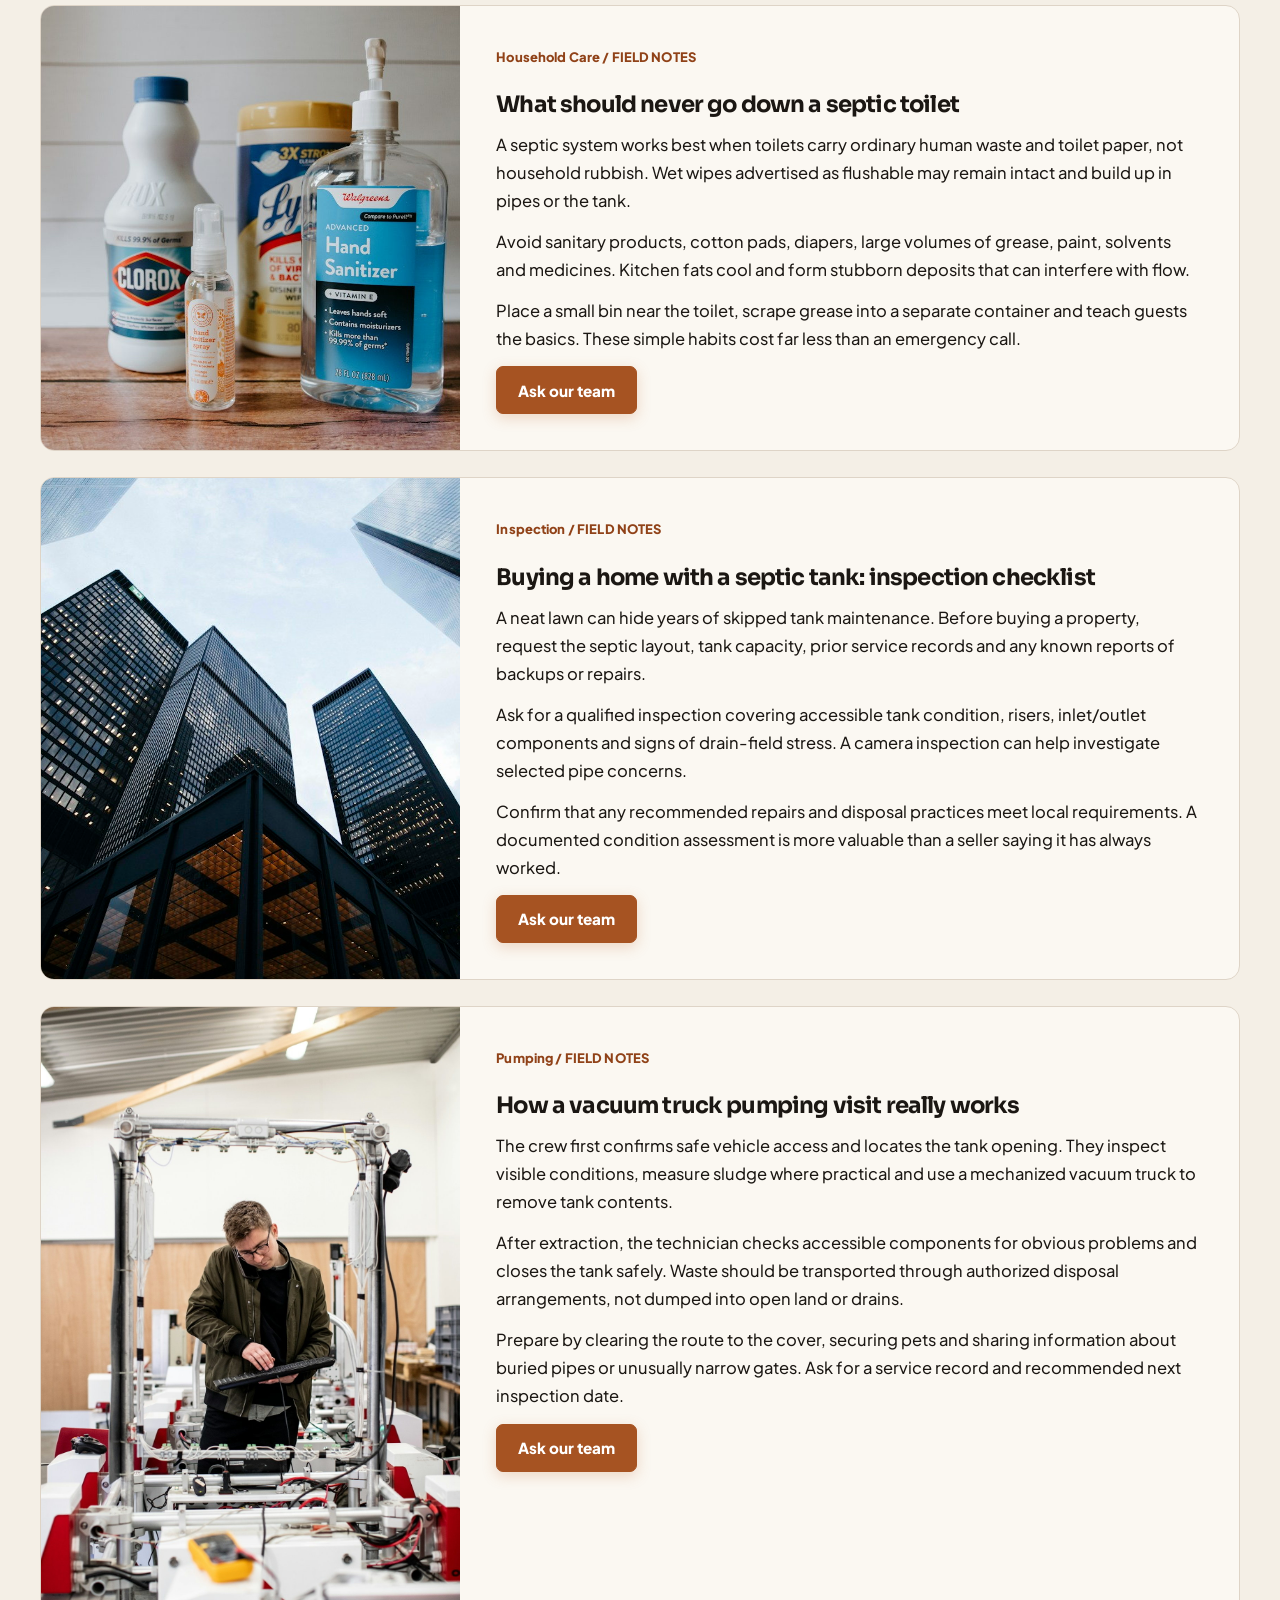
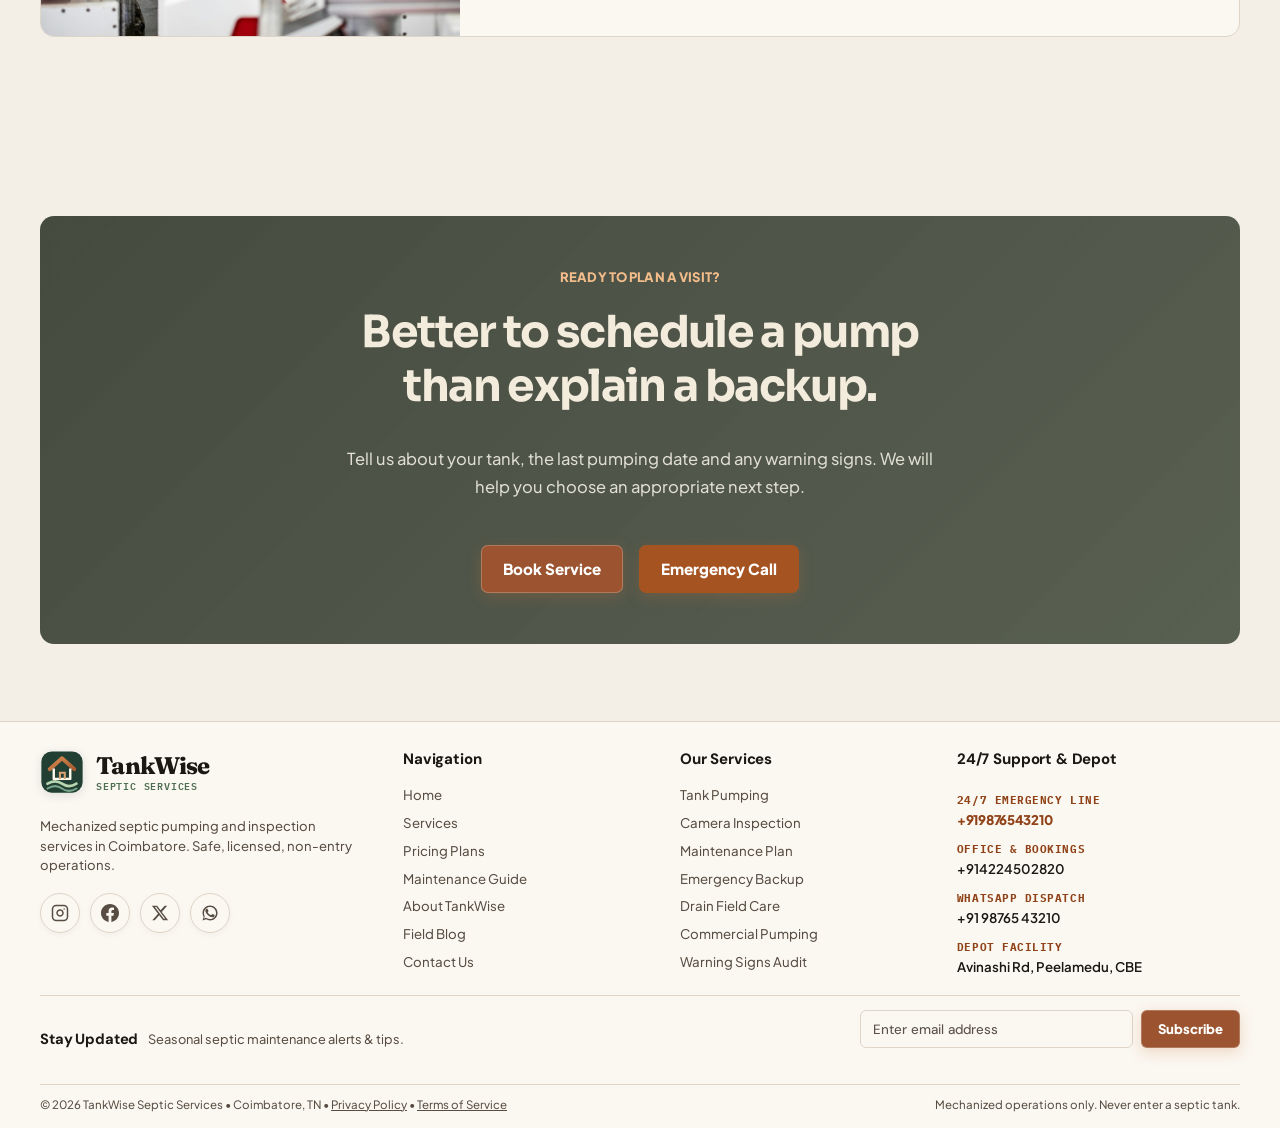
<file: TankWise/blog.html>
<!doctype html><html lang="en"><head><meta charset="UTF-8"><meta name="viewport" content="width=device-width,initial-scale=1"><title>Septic Care Blog | TankWise Septic Services Coimbatore</title><meta name="description" content="Practical septic tank pumping tips, emergency warning signs, monsoon care, inspection advice and household maintenance guides for Coimbatore homeowners."><meta property="og:title" content="TankWise Septic Care Blog"><meta property="og:description" content="Practical septic care guides, pumping intervals, warning signs and monsoon maintenance."><meta property="og:type" content="website"><meta property="og:url" content="https://example.com/blog.html"><link rel="canonical" href="https://example.com/blog.html"><link rel="icon" href="assets/icons/favicon.svg" type="image/svg+xml"><link rel="preconnect" href="https://fonts.googleapis.com">
<link rel="preconnect" href="https://fonts.gstatic.com" crossorigin>
<link rel="stylesheet" href="https://fonts.googleapis.com/css2?family=DM+Sans:wght@400;500;600;700;800&amp;family=Fraunces:opsz,wght@9..144,500;9..144,650;9..144,750&amp;family=IBM+Plex+Mono:wght@400;600&amp;display=swap">
<link rel="stylesheet" href="https://fonts.googleapis.com/css2?family=Manrope:wght@400;500;600;650;700;750;800&amp;family=Outfit:wght@400;500;600;650;700;750;800&amp;family=IBM+Plex+Mono:wght@400;500;600;700&amp;display=swap">
<link rel="stylesheet" href="https://fonts.googleapis.com/css2?family=Sora:wght@400;500;600;700;800&amp;family=Plus+Jakarta+Sans:wght@400;500;600;700;800&amp;display=swap">
<style data-embedded-from="bundle-blog.css">
/* Consolidated from assets/css/style.css - original cascade order preserved. */


/* Consolidated from assets/css/layout-refinement.css - original cascade order preserved. */


/* Consolidated from assets/css/navbar-fix.css - original cascade order preserved. */


/* Consolidated from assets/css/home-pages.css - original cascade order preserved. */


/* Consolidated from assets/css/hero-cta-alignment.css - original cascade order preserved. */


/* Consolidated from assets/css/blog-and-hero-polish.css - original cascade order preserved. */


/* Consolidated from assets/css/typography-refresh.css - original cascade order preserved. */


/* Consolidated from assets/css/typography-premium-v2.css - original cascade order preserved. */


/* Consolidated from assets/css/navbar-always-sticky.css - original cascade order preserved. */


/* Consolidated from assets/css/content-alignment-final.css - original cascade order preserved. */


/* Consolidated from assets/css/brand-refresh.css - original cascade order preserved. */


/* Consolidated from assets/css/ambient-theme-enhancement.css - original cascade order preserved. */


:root{--soil:#1b1713;--limestone:#f4efe6;--bone:#fbf8f2;--moss:#4f6f52;--copper:#c2703d;--clay:#8a6f5a;--sage:#a9bfa0;--bg:#f4efe6;--card:#fbf8f2;--text:#1b1713;--muted:#61574e;--line:#ded4c7;--headbg:rgba(251,248,242,.95);--shadow:0 15px 40px rgba(45,34,22,.08)}html.dark{--bg:#1b1713;--card:#29241f;--text:#f4efe6;--muted:#c6b6a3;--line:#51473c;--headbg:rgba(27,23,19,.95);--shadow:0 15px 40px rgba(0,0,0,.3)}*{box-sizing:border-box}html{scroll-behavior:smooth}body{margin:0;background:var(--bg);color:var(--text);font:16px/1.65 'DM Sans',Arial,sans-serif;overflow-x:hidden}button,input,select,textarea{font:inherit}button,a{touch-action:manipulation}a{color:inherit;text-decoration:none}img,svg{max-width:100%}img{display:block}p{margin:.5rem 0 1rem}h1,h2,h3,h4{font-family:'Fraunces',Georgia,serif;line-height:1.13;letter-spacing:-.028em;margin:0 0 17px}h1{font-size:clamp(2.9rem,6.4vw,6.5rem)}h2{font-size:clamp(2.1rem,4vw,3.55rem)}h3{font-size:1.46rem}h4{font-size:1.15rem}ul{padding-inline-start:22px}.container{width:min(1200px,calc(100% - 42px));margin-inline:auto}.section{padding:86px 0;position:relative}.section.tight{padding:58px 0}.paper{background:var(--card)}.ink{background:var(--soil);color:#f4efe6}.topo{background-image:radial-gradient(ellipse at 75% 25%,rgba(194,112,61,.08),transparent 50%),repeating-radial-gradient(ellipse at 100% 50%,transparent 0 27px,rgba(122,114,93,.08) 28px 29px,transparent 30px 48px)}.section-kicker,.mono,.eyebrow{font:600 .76rem 'IBM Plex Mono',monospace;letter-spacing:.12em;text-transform:uppercase;color:var(--copper)}.lead{font-size:1.18rem;line-height:1.8;max-width:740px}.muted{color:var(--muted)}.row{display:flex;gap:16px;align-items:center;flex-wrap:wrap}.center{text-align:center}.center .lead{margin-inline:auto}.section-head{max-width:760px;margin-bottom:32px}.section-head.center{margin-inline:auto}.grid{display:grid;gap:22px}.cols-2{grid-template-columns:repeat(2,minmax(0,1fr))}.cols-3{grid-template-columns:repeat(3,minmax(0,1fr))}.cols-4{grid-template-columns:repeat(4,minmax(0,1fr))}.split{display:grid;grid-template-columns:1fr 1fr;gap:46px;align-items:center}.card{background:var(--card);border:1px solid var(--line);border-radius:15px;overflow:hidden;box-shadow:var(--shadow);transition:transform .3s,box-shadow .3s,border-color .3s}.card:hover{transform:translateY(-5px);border-color:var(--copper);box-shadow:0 22px 44px rgba(60,40,20,.14)}.card-body{padding:26px}.card-image{width:100%;height:205px;object-fit:cover;background:#c6bca6}.card .btn{margin-top:auto}.card-body.flex{display:flex;flex-direction:column;height:100%}.btn{display:inline-flex;gap:8px;align-items:center;justify-content:center;padding:12px 21px;min-height:48px;border-radius:7px;border:1px solid transparent;background:var(--copper);color:#fff;font-weight:800;cursor:pointer;transition:transform .22s,background .22s,box-shadow .22s;text-align:center}.btn:hover{transform:translateY(-2px);box-shadow:0 9px 24px rgba(194,112,61,.23);background:#a55a2e}.btn-dark{background:var(--moss)}.btn-dark:hover{background:#3d5841}.btn-ghost{border-color:currentColor;background:transparent;color:inherit}.btn-ghost:hover{background:rgba(194,112,61,.14);color:inherit}.btn-sm{padding:8px 12px;min-height:38px;font-size:.84rem}.stamp{display:inline-block;font:600 .7rem 'IBM Plex Mono',monospace;letter-spacing:.05em;padding:8px 11px;border:1px solid currentColor;border-radius:2px;transform:rotate(-2deg)}.tag{padding:5px 9px;border:1px solid var(--line);border-radius:4px;font-size:.75rem;color:var(--muted)}.price{font:600 1.08rem 'IBM Plex Mono',monospace;color:var(--copper)}.site-header{position:sticky;top:0;z-index:100;background:var(--headbg);backdrop-filter:blur(16px);border-bottom:1px solid var(--line);transition:box-shadow .25s}.site-header.shrink{box-shadow:0 10px 26px rgba(0,0,0,.1)}.head-inner{display:flex;align-items:center;gap:22px;min-height:86px;transition:min-height .25s}.shrink .head-inner{min-height:69px}.brand{display:inline-flex;gap:11px;align-items:center;flex:none}.brand-mark{width:43px;height:43px;border-radius:8px;background:var(--soil);display:grid;place-items:center;color:#e7bc85;font:700 20px 'Fraunces'}.brand-copy{display:grid;line-height:1.1}.brand-copy strong{font:750 1.5rem 'Fraunces'}.brand-copy small{font:.62rem 'IBM Plex Mono';letter-spacing:.06em;color:var(--muted)}.nav{display:flex;align-items:center;gap:17px;margin-inline:auto}.nav a{font-size:.88rem;font-weight:800;padding:8px 2px;position:relative;white-space:nowrap}.nav a[aria-current=page]::after,.nav a:hover::after{position:absolute;content:'';height:3px;background:var(--copper);bottom:1px;inset-inline:0}.header-tools{display:flex;gap:7px;align-items:center;margin-inline-start:auto}.icon-btn{height:40px;min-width:40px;border:1px solid var(--line);border-radius:7px;background:var(--card);color:var(--text);font-weight:800;cursor:pointer}.emergency-chip{font:.75rem 'IBM Plex Mono';background:#33241e;color:#f4ddd0;padding:10px 12px;border-radius:6px;white-space:nowrap;border:1px solid #946243}.mobile-toggle{display:none}.hero{position:relative;padding:94px 0 110px;min-height:660px;display:flex;align-items:center;background:#201c17;color:#f8f0e4;overflow:hidden}.hero:after{content:'';position:absolute;inset:0;pointer-events:none;background:repeating-linear-gradient(12deg,transparent 0 45px,rgba(255,255,255,.012) 45px 46px)}.hero-shell{display:grid;grid-template-columns:1.05fr .95fr;gap:50px;align-items:center;position:relative;z-index:1}.hero h1{margin:20px 0 22px}.hero h1 em{color:#e2b17d;font-style:normal}.hero p{color:#e4dacf;font-size:1.12rem;max-width:600px}.hero-media{border:9px solid #494036;position:relative;transform:rotate(1.3deg);box-shadow:26px 30px 0 -12px rgba(194,112,61,.35)}.hero-media img{width:100%;height:430px;object-fit:cover}.hero-media:after{content:'FIELD NOTES / 01';position:absolute;bottom:20px;inset-inline-start:20px;padding:7px 12px;background:#211d18;color:#f5e8d7;font:600 .68rem 'IBM Plex Mono'}.trust-list{display:flex;gap:10px;flex-wrap:wrap;margin:28px 0}.hero .stamp{color:#e2cfaf;border-color:#7b6b57}.strata{height:24px;background:linear-gradient(to bottom,#c29b75 0 5px,#735440 5px 12px,#3a332b 12px 17px,#9b865d 17px 24px)}.visual{width:100%;border-radius:16px;object-fit:cover;box-shadow:var(--shadow);border:1px solid var(--line);background:#d7c5a5}.visual.large{height:420px}.spec{display:flex;align-items:baseline;gap:10px;border-bottom:1px solid var(--line);padding:12px 0}.spec strong{font:700 2.1rem 'IBM Plex Mono';color:var(--copper)}.detail-note{border-inline-start:4px solid var(--copper);background:var(--card);padding:16px 18px;border-radius:0 8px 8px 0}.comparison{border:1px solid var(--line);border-radius:14px;padding:26px;background:var(--card)}.warning{border-top:4px solid #a04437}.good{border-top:4px solid var(--moss)}.stat-band{display:grid;grid-template-columns:repeat(4,1fr);gap:28px;background:#30291f;color:#eee5d8;padding:40px;border-radius:15px}.stat-num{font:700 clamp(2rem,4vw,3.4rem) 'IBM Plex Mono';color:#e4b37f;display:block}.form-grid{display:grid;grid-template-columns:repeat(2,1fr);gap:16px}.field{display:grid;gap:6px;margin-bottom:12px}.field>span,.field>label{font-weight:700;font-size:.85rem}.input,select,textarea{width:100%;padding:12px 13px;border:1px solid var(--line);background:var(--card);color:var(--text);border-radius:7px;min-height:46px}textarea{min-height:118px;resize:vertical}.field-error{color:#bb4834;font-size:.75rem;min-height:1em}.checks{display:flex;flex-wrap:wrap;gap:13px}.checks label{display:inline-flex;gap:8px;align-items:center;font-size:.85rem}.switch-row{display:flex;gap:10px;align-items:center;flex-wrap:wrap}.result{background:#2a362c;border-radius:9px;color:#f5f0e6;padding:22px;margin-top:16px}.result[hidden],[hidden]{display:none!important}.accordion{border:1px solid var(--line);border-radius:12px;overflow:hidden}.faq-trigger{display:flex;justify-content:space-between;align-items:center;width:100%;padding:17px 20px;text-align:start;border:0;border-bottom:1px solid var(--line);background:var(--card);color:var(--text);font-weight:800;cursor:pointer}.faq-answer{padding:7px 20px 18px;background:var(--card);border-bottom:1px solid var(--line)}.faq-answer p{margin:0}.filter-bar{display:flex;gap:9px;flex-wrap:wrap;margin:22px 0}.filter{background:var(--card);color:var(--text);border:1px solid var(--line);border-radius:6px;padding:9px 16px;font-weight:800;cursor:pointer}.filter.active{background:var(--soil);color:#fff;border-color:var(--soil)}html.dark .filter.active{background:var(--copper)}.hotspot-wrap{position:relative}.hotspot-image{width:100%;border-radius:14px;border:1px solid var(--line)}.hotspot{position:absolute;width:32px;height:32px;border:3px solid #fff;border-radius:50%;background:var(--copper);color:#fff;font:800 .9rem 'IBM Plex Mono';cursor:pointer;box-shadow:0 0 0 6px rgba(194,112,61,.22);animation:pulse 2.8s infinite}.hotspot.active{background:#355e45;transform:scale(1.15)}.steps{counter-reset:step}.step{position:relative;padding:17px 16px 17px 68px;border-inline-start:1px solid var(--line);margin-inline-start:16px}.step:before{counter-increment:step;content:counter(step,decimal-leading-zero);position:absolute;inset-inline-start:-18px;top:16px;background:var(--copper);color:#fff;border-radius:50%;font:700 .73rem 'IBM Plex Mono';width:35px;height:35px;display:grid;place-items:center}.step h3{margin-bottom:6px}.flip{min-height:170px;cursor:pointer;position:relative}.flip .fact{display:none}.flip.is-open .myth{display:none}.flip.is-open .fact{display:block}.site-footer{background:var(--headbg);color:var(--text);border-top:1px solid var(--line);padding:64px 0 27px}.footer-grid{display:grid;grid-template-columns:1.55fr repeat(4,1fr);gap:30px}.footer-grid h3{font:700 1.06rem 'DM Sans';margin-bottom:14px}.footer-grid a{display:block;font-size:.83rem;color:#d0c4b3;margin:9px 0}.footer-grid a:hover{color:#e7aa76}.footer-grid p{font-size:.87rem;color:#d0c4b3}.footer-bottom{border-top:1px solid #494037;margin-top:45px;padding-top:20px;font-size:.75rem;color:#c1b1a1;display:flex;justify-content:space-between;gap:20px}.bottom-call{display:none}.cta-band{background:#353b30;color:#f3ebdc;border-radius:17px;overflow:hidden}.cta-band .split{gap:0}.cta-band .cta-text{padding:38px}.cta-band img{width:100%;height:370px;object-fit:cover}.cta-band p{color:#e1ded4}.page-hero{padding:80px 0 64px;background:var(--soil);color:#f7f0e6}.page-hero h1{font-size:clamp(2.9rem,5vw,5rem)}.page-hero p{max-width:820px;color:#decfc1}.page-hero .section-kicker{color:#e0a26f}.table-wrap{overflow:auto}.data-table{border-collapse:collapse;width:100%;min-width:650px}.data-table th,.data-table td{text-align:start;border-bottom:1px solid var(--line);padding:14px}.data-table th{background:var(--card);font-size:.83rem}.info-list li{margin-bottom:10px}.map-frame{height:300px;width:100%;border:0;border-radius:12px}.notice{background:#fff0dd;color:#352a22;border-left:5px solid var(--copper);padding:18px;border-radius:9px}.photo-preview{width:140px;max-height:110px;object-fit:cover;margin-top:9px}.timeline{display:grid;gap:16px}.service-card .card-body{min-height:350px}.page-end{padding-bottom:0}.focus-ring:focus-visible,.btn:focus-visible,button:focus-visible,a:focus-visible,input:focus-visible,select:focus-visible,textarea:focus-visible{outline:3px solid var(--copper);outline-offset:3px}.reveal{opacity:0;transform:translateY(22px);transition:opacity .7s ease,transform .7s ease}.reveal.show{opacity:1;transform:none}.toast-container{position:fixed;inset-block-end:25px;inset-inline-end:25px;z-index:500}.toast{padding:13px 18px;background:var(--soil);color:#fff;border-left:4px solid var(--copper);margin-top:8px;box-shadow:var(--shadow)}@keyframes pulse{50%{box-shadow:0 0 0 12px rgba(194,112,61,.06)}}@media(max-width:1160px){.nav{gap:10px}.nav a{font-size:.8rem}.emergency-chip{font-size:.67rem}.brand-copy strong{font-size:1.24rem}}@media(max-width:990px){.mobile-toggle{display:block}.nav{display:none;position:absolute;top:100%;left:0;right:0;background:var(--card);padding:18px 22px;box-shadow:var(--shadow);border-bottom:1px solid var(--line);flex-direction:column;align-items:stretch;margin:0;max-height:calc(100vh - 88px);overflow:auto}.nav.open{display:flex}.nav a{font-size:1rem;padding:12px}.nav a[aria-current=page]::after,.nav a:hover::after{inset-inline:auto auto;left:0;right:0;width:35px;bottom:5px}.header-book{display:none}.hero-shell{grid-template-columns:1fr}.hero{padding:66px 0}.hero-media img{height:340px}.footer-grid{grid-template-columns:repeat(3,1fr)}.footer-grid>div:first-child{grid-column:span 3}.cols-4{grid-template-columns:repeat(2,minmax(0,1fr))}.split{gap:25px}}@media(max-width:700px){.section{padding:58px 0}.container{width:min(100% - 28px,1200px)}.grid.cols-2,.grid.cols-3,.grid.cols-4,.split,.form-grid{grid-template-columns:1fr}.hero h1{font-size:clamp(2.55rem,12vw,4.2rem)}.hero-media img{height:260px}.stat-band{grid-template-columns:repeat(2,1fr);gap:22px;padding:22px}.footer-grid{grid-template-columns:repeat(2,minmax(0,1fr))}.footer-grid>div:first-child{grid-column:span 2}.footer-bottom{flex-direction:column}.bottom-call{position:fixed;z-index:80;display:grid;grid-template-columns:1fr 1fr;bottom:0;left:0;right:0;background:var(--soil);padding:9px 12px;gap:10px;border-top:1px solid var(--copper)}.bottom-call .btn{min-height:45px;font-size:.85rem}.site-footer{padding-bottom:95px}.emergency-chip{display:none}.head-inner{min-height:70px;gap:9px}.brand-mark{width:36px;height:36px}.brand-copy strong{font-size:1.1rem}.brand-copy small{font-size:.52rem}.icon-btn{height:36px;min-width:35px}.header-tools{gap:3px}.card-image{height:195px}.cta-band .split img{height:240px}.cta-band .cta-text{padding:26px}}@media(max-width:370px){.brand-copy strong{font-size:.94rem}.brand-copy small{font-size:.45rem}.brand{gap:6px}.header-tools{gap:2px}.icon-btn{min-width:33px}.footer-grid{gap:19px}}html[dir=rtl] .nav,html[dir=rtl] .row{direction:rtl}html[dir=rtl] .step{padding:17px 68px 17px 16px}html[dir=rtl] .detail-note,html[dir=rtl] .notice{border-left:0;border-right:4px solid var(--copper)}html[dir=rtl] .service-card{text-align:right}html[dir=rtl] .footer-grid{text-align:right}@media(prefers-reduced-motion:reduce){*,*:before,*:after{animation:none!important;transition:none!important;scroll-behavior:auto!important}.reveal{opacity:1;transform:none}}


/* TankWise Groundwork layout refinement: structural lessons from reference, no visual assets or theme reused. */
:root{--layout-max:1200px;--section-gap:clamp(58px,6vw,88px)}
html{scroll-padding-top:85px}body{min-width:320px}main{overflow:clip}.container{width:min(var(--layout-max),calc(100% - 40px))}
.section{padding-block:var(--section-gap)}.section.tight{padding-block:clamp(44px,4vw,60px)}
h1,h2,h3,h4{overflow-wrap:break-word;text-wrap:balance}h1{font-size:clamp(2.85rem,5.7vw,5.6rem);line-height:1.09}h2{font-size:clamp(2rem,3.5vw,3.25rem);line-height:1.17}h3{font-size:clamp(1.25rem,1.6vw,1.48rem);line-height:1.25}.lead{line-height:1.7}
.section-head{max-width:850px;margin-bottom:clamp(25px,3vw,40px)}.section-head.center{max-width:830px}.section-head .lead{max-width:720px}.section-kicker,.eyebrow{display:inline-block;margin-bottom:13px;line-height:1.5}
.hero{min-height:620px;padding:86px 0 90px}.hero-shell{grid-template-columns:minmax(0,1.03fr) minmax(0,.97fr);gap:clamp(28px,4vw,58px)}.hero-media{transform:none;border:1px solid #6b5947;border-radius:14px;overflow:hidden;box-shadow:0 22px 60px rgba(0,0,0,.26)}.hero-media img{height:430px;object-fit:cover}.hero-media:after{border-radius:3px;bottom:14px}.hero h1{max-width:750px}.hero p{line-height:1.7}.trust-list{row-gap:12px}
.stamp{transform:none;border-radius:5px;font-weight:700;white-space:normal}.strata{height:9px;background:linear-gradient(90deg,#907054,#c2703d 32%,#4f6f52 65%,#d3b990);opacity:.76}.visual,.visual.large{border-radius:13px}.visual.large{height:clamp(310px,32vw,420px);object-fit:cover}
.grid{align-items:stretch}.grid>*,.split>*{min-width:0}.card{display:flex;flex-direction:column;min-width:0;border-radius:13px}.card-body{padding:clamp(19px,2.1vw,26px);flex:1}.card-image{flex:none;width:100%;height:clamp(190px,19vw,230px);object-fit:cover}.service-card .card-body{min-height:0;display:flex;flex-direction:column;align-items:stretch}.service-card .card-body>.row:last-child,.card-body.flex>.row:last-child{margin-top:auto;padding-top:16px}.card h3{margin-bottom:12px}.card p{line-height:1.65}.card:hover{transform:translateY(-4px)}
.split{grid-template-columns:repeat(2,minmax(0,1fr));gap:clamp(26px,4vw,56px);align-items:center}.split>img,.split>.visual{width:100%}.comparison{height:100%;border-radius:12px}.comparison h3{margin-bottom:12px}
.step{padding-block:19px;min-width:0}.step:before{inset-inline-start:-18px}.stat-band{border-radius:12px;gap:24px}.stat-band>*{min-width:0}.stat-num{font-size:clamp(1.9rem,3vw,3.1rem)}.flip{min-height:185px;justify-content:flex-start}.flip .fact,.flip .myth{line-height:1.65}
.cta-band{border-radius:14px}.cta-band .split{gap:0}.cta-band .cta-text{padding:clamp(26px,4vw,54px)}.cta-band h2{max-width:630px}.cta-band img{height:clamp(300px,30vw,410px);border:0;border-radius:0;box-shadow:none}.page-end{padding-bottom:0}.page-hero{padding:clamp(65px,6vw,86px) 0}.page-hero h1{max-width:950px}.page-hero p{max-width:830px;line-height:1.75}
.footer-grid{gap:clamp(20px,2.4vw,34px)}.footer-grid>*{min-width:0}.footer-grid h3{line-height:1.4}.site-footer{padding-top:62px}.nav{gap:clamp(10px,1.15vw,17px)}.nav a{letter-spacing:0}.head-inner{gap:clamp(10px,1.2vw,20px)}
.input,select,textarea{max-width:100%}.field{min-width:0}.form-grid{gap:14px 18px}.map-frame{max-width:100%}.table-wrap{max-width:100%}
html.dark .paper{background:var(--card)}html.dark .card,html.dark .comparison,html.dark .accordion,html.dark .faq-trigger,html.dark .faq-answer{color:var(--text)}html.dark .muted{color:var(--muted)}html.dark .filter.active{color:#1b1713;background:#e2ad7d}html.dark input::placeholder,html.dark textarea::placeholder{color:#c6b6a3;opacity:1}
html[dir=rtl] .detail-note{border-inline-start:4px solid var(--copper);border-radius:8px 0 0 8px}html[dir=rtl] .step{padding:19px 68px 19px 16px}html[dir=rtl] .step:before{inset-inline-start:-18px}html[dir=rtl] .nav a[aria-current=page]::after{left:0;right:0}html[dir=rtl] .faq-trigger{text-align:start}
@media(max-width:990px){.hero-shell{grid-template-columns:1fr}.hero{min-height:0}.hero-media{width:100%}.hero-media img{height:min(420px,46vw)}.nav{gap:0}.footer-grid{grid-template-columns:repeat(3,minmax(0,1fr))}.footer-grid>*{min-width:0}.service-card .card-body{min-height:0}}
@media(max-width:700px){.container{width:calc(100% - 30px)}.section{padding-block:56px}.section.tight{padding-block:43px}.grid.cols-2,.grid.cols-3,.grid.cols-4,.split,.form-grid{grid-template-columns:1fr}.hero{padding:60px 0 64px}.hero h1{font-size:clamp(2.45rem,10vw,4rem)}.hero-media img{height:290px}.hero-media{box-shadow:0 16px 35px rgba(0,0,0,.23)}.section-head{margin-bottom:25px}.section-kicker{max-width:100%;white-space:normal}.stat-band{grid-template-columns:repeat(2,minmax(0,1fr));padding:22px;gap:20px}.footer-grid{grid-template-columns:repeat(2,minmax(0,1fr))}.footer-grid>div:first-child{grid-column:1/-1}.cta-band img{height:250px}.cta-band .cta-text{padding:26px}.card-image{height:210px}.head-inner{gap:7px}.brand-copy strong{font-size:1.04rem}.brand-copy small{letter-spacing:0}.btn{max-width:100%}.row{gap:10px}.table-wrap{-webkit-overflow-scrolling:touch}}
@media(max-width:390px){.container{width:calc(100% - 24px)}.brand-mark{width:33px;height:33px}.brand-copy strong{font-size:.96rem}.brand-copy small{font-size:.48rem}.icon-btn{min-width:33px;height:35px}.header-tools{gap:3px}.hero h1{font-size:2.45rem}.cta-band .row .btn{flex:1 1 100%}.footer-grid{column-gap:15px}.stat-band{gap:13px}.stat-num{font-size:1.75rem}}
@media(prefers-reduced-motion:reduce){.card:hover,.hero-media{transform:none!important}}


/* TankWise header control and responsive navigation repair */
.site-header .head-inner{gap:clamp(10px,1.25vw,20px);min-width:0}
.site-header .nav{gap:clamp(9px,1.15vw,17px);min-width:0}
.site-header .header-tools{display:flex;gap:8px;align-items:center;flex-shrink:0}
.site-header .header-tools .icon-btn,.site-header .header-tools .header-book{height:42px;min-height:42px;box-sizing:border-box;border-radius:9px;display:inline-flex;align-items:center;justify-content:center;line-height:1;padding:0 12px;white-space:nowrap}
.site-header .header-tools [data-theme]{width:42px;min-width:42px;padding:0}
.site-header .header-tools [data-dir]{width:54px;min-width:54px;font-size:.78rem;font-weight:800}
.site-header .header-tools .header-book{padding-inline:16px;font-size:.83rem;font-weight:800}
.site-header .header-tools [data-theme] svg,.site-header .header-tools [data-menu] svg{width:19px;height:19px;display:block;flex-shrink:0}
.site-header .header-tools .icon-btn:hover,.site-header .header-tools .icon-btn:focus-visible{border-color:var(--copper);color:var(--copper)}
.site-header .header-tools .header-book:hover{filter:brightness(1.1)}
html.dark .site-header .header-tools .icon-btn{background:var(--card);color:var(--text);border-color:var(--line)}
html.dark .site-header .header-tools .icon-btn:hover{border-color:var(--copper);color:#edb47e}
.site-header .emergency-chip{display:none!important}
.site-header .mobile-toggle{display:none!important}
@media(max-width:1100px){.site-header .head-inner{gap:11px}.site-header .nav{gap:9px}}
@media(max-width:990px){.site-header .mobile-toggle{display:inline-flex!important;width:38px;min-width:38px;height:38px;padding:0!important}.site-header .nav{display:none;gap:4px}.site-header .nav.open{display:flex}.site-header .header-book{display:none!important}.site-header .header-tools [data-dir]{display:inline-flex!important;width:38px;min-width:38px;height:38px;font-size:.72rem;padding:0;align-items:center;justify-content:center;border-radius:8px}}
@media(max-width:700px){.site-header .head-inner{min-height:64px}.site-header .header-tools{gap:5px}.site-header .header-tools .icon-btn{height:36px;min-height:36px;border-radius:8px}.site-header .header-tools [data-theme],.site-header .mobile-toggle{width:36px!important;min-width:36px!important;height:36px!important}.site-header .brand-copy small{letter-spacing:0}}
@media(max-width:420px){.site-header .brand-copy small{display:none}.site-header .brand-copy strong{font-size:1.05rem}.site-header .brand-mark{width:32px;height:32px}.site-header .brand{gap:6px}.site-header .header-tools{gap:4px}.site-header .header-tools .icon-btn{height:34px;min-height:34px}.site-header .header-tools [data-theme],.site-header .mobile-toggle{width:34px!important;min-width:34px!important;height:34px!important}}
html[dir=rtl] .site-header .header-tools{margin-inline-start:auto}


/* Shared centered hero treatments and Home submenu */
.page-hero{text-align:center}.page-hero .container{display:flex;flex-direction:column;align-items:center}.page-hero h1,.page-hero p{margin-inline:auto;text-align:center}.page-hero p{max-width:820px}
.hero-shell{grid-template-columns:1fr;justify-items:center;text-align:center;gap:34px}.hero-shell>div:first-child{max-width:940px}.hero-shell .hero-media{width:min(100%,820px)}.hero-shell .hero-media img{height:clamp(260px,35vw,440px)}.hero-shell p{margin-inline:auto}.hero-shell .trust-list{justify-content:center}
.hero-shell .btn,.emergency-hero .btn{margin:4px}.emergency-hero{text-align:center}.emergency-hero-inner{display:flex;flex-direction:column;align-items:center;gap:30px}.emergency-hero-inner>div{max-width:880px}.emergency-hero h1{font-size:clamp(2.6rem,6vw,5.1rem)}.emergency-hero p{max-width:760px;margin-inline:auto}.emergency-hero-visual{display:block;width:min(100%,900px);max-height:415px;object-fit:cover;border:1px solid rgba(255,255,255,.25);border-radius:14px;box-shadow:0 20px 44px #100e0a55}.hero-cta-row{display:flex;justify-content:center;align-items:center;gap:12px;flex-wrap:wrap;margin-block:26px}.hero-trust{justify-content:center}.section-heading.center,.cta-text.center{text-align:center}.section-heading.center p{max-width:780px;margin-inline:auto}
.nav-home{position:relative}.home-trigger{appearance:none;display:flex;align-items:center;gap:5px;background:transparent;color:var(--text);border:0;cursor:pointer;font-size:.88rem;font-weight:800;padding:8px 2px;position:relative;white-space:nowrap;font-family:inherit}.home-trigger:hover,.home-trigger[aria-current=page]{color:var(--copper)}.home-trigger[aria-current=page]::after{content:'';height:3px;background:var(--copper);position:absolute;inset-inline:0;bottom:1px}.home-pages{display:none;position:absolute;inset-block-start:calc(100% + 10px);inset-inline-start:0;background:var(--card);border:1px solid var(--line);box-shadow:var(--shadow);border-radius:10px;min-width:255px;padding:7px;z-index:80}.nav-home:hover .home-pages,.nav-home:focus-within .home-pages,.nav-home.is-open .home-pages{display:grid;gap:2px}.home-pages a{font-size:.87rem;padding:12px!important;text-align:start;color:var(--text);border-radius:7px}.home-pages a:hover,.home-pages a[aria-current=page]{background:var(--surface,rgba(79,111,82,.13));color:var(--copper)}.home-pages a::after{display:none}
@media(max-width:990px){.nav-home{width:100%}.home-trigger{width:100%;font-size:1rem;padding:12px;justify-content:space-between}.home-pages{position:static;min-width:0;width:100%;border-radius:8px;box-shadow:none;margin-top:5px}.nav-home:not(.is-open) .home-pages{display:none}.nav-home.is-open .home-pages{display:grid}.nav-home:hover:not(.is-open) .home-pages{display:none}.hero-shell{gap:25px}.hero-shell .hero-media{width:100%}}
@media(max-width:700px){.hero,.emergency-hero{padding-block:64px}.hero-shell .hero-media img{height:260px}.emergency-hero-visual{max-height:260px}.home-pages a{white-space:normal}.page-hero{padding:66px 0 52px}}
@media(prefers-reduced-motion:reduce){.emergency-hero-visual{animation:none}}


/* TankWise - deliberate split home heroes and consistent CTA alignment. */
/* Hero copy occupies the left column; CTAs align to the centre of that column. */
.hero .hero-shell,
.hero.emergency-hero .emergency-hero-inner{
  display:grid;
  grid-template-columns:minmax(0,1.04fr) minmax(0,.96fr);
  align-items:center;
  justify-items:stretch;
  gap:clamp(28px,4.5vw,58px);
  text-align:start;
}
.hero .hero-shell > :first-child,
.hero.emergency-hero .emergency-hero-inner > :first-child{
  width:100%;max-width:none;min-width:0;
  text-align:start;
}
.hero .hero-shell h1,.hero .hero-shell p,
.hero.emergency-hero .emergency-hero-inner h1,
.hero.emergency-hero .emergency-hero-inner p{
  text-align:start;
  margin-inline:0;
}
.hero .hero-shell h1,.hero.emergency-hero .emergency-hero-inner h1{
  overflow-wrap:break-word;
}
.hero .hero-shell > .hero-media,
.hero.emergency-hero .emergency-hero-visual{
  width:100%;min-width:0;max-width:none;
  justify-self:stretch;
  margin:0;
}
.hero .hero-shell .hero-media img,
.hero.emergency-hero .emergency-hero-visual{
  display:block;
  height:clamp(310px,34vw,460px);
  max-height:none;
  object-fit:cover;
  border-radius:14px;
}
.hero .hero-shell .row,
.hero.emergency-hero .hero-cta-row{
  display:flex;
  justify-content:center;
  align-items:center;
  flex-wrap:wrap;
  gap:12px;
  width:100%;
  margin-block:25px;
}
.hero .hero-shell .row .btn,
.hero.emergency-hero .hero-cta-row .btn{margin:0}
.hero .hero-shell .trust-list,
.hero.emergency-hero .hero-trust{justify-content:center}
/* Dedicated CTA sections: centre heading, supporting copy and actions within text area. */
.cta-band .cta-text,
.cta-band .cta-text.center{
  display:flex;
  flex-direction:column;
  justify-content:center;
  align-items:center;
  text-align:center;
}
.cta-band .cta-text h2,
.cta-band .cta-text p{
  text-align:center;
  margin-inline:auto;
}
.cta-band .cta-text > .row,
.cta-band .cta-text > .hero-cta-row{
  display:flex;
  justify-content:center;
  align-items:center;
  flex-wrap:wrap;
  width:100%;
  gap:12px;
}
/* Other already centred content blocks keep their calls to action centred as well. */
.section .center > .row,
.section .section-head.center + .row,
.section .section-heading.center + .row{
  justify-content:center;
}
@media(max-width:990px){
  .hero .hero-shell,
  .hero.emergency-hero .emergency-hero-inner{
    grid-template-columns:1fr;
    gap:28px;
  }
  .hero .hero-shell > :first-child,
  .hero.emergency-hero .emergency-hero-inner > :first-child{
    max-width:760px;
    margin-inline:auto;
  }
  .hero .hero-shell > .hero-media,
  .hero.emergency-hero .emergency-hero-visual{
    max-width:760px;
    justify-self:center;
  }
  .hero .hero-shell .hero-media img,
  .hero.emergency-hero .emergency-hero-visual{height:clamp(250px,43vw,390px)}
}
@media(max-width:700px){
  .hero .hero-shell .hero-media img,
  .hero.emergency-hero .emergency-hero-visual{height:260px}
  .hero .hero-shell .row .btn,
  .hero.emergency-hero .hero-cta-row .btn{flex:1 1 185px;max-width:100%}
  .cta-band .cta-text > .row .btn{flex:1 1 170px}
}


/* Editorial blog and balanced split-home hero adjustments. */
@media (min-width:991px){.hero .hero-shell,.hero.emergency-hero .emergency-hero-inner{align-items:center!important}.hero .hero-shell>:first-child,.hero.emergency-hero .emergency-hero-inner>:first-child{display:flex;flex-direction:column;justify-content:center;align-items:flex-start;align-self:center;max-width:620px!important;min-height:400px}.hero .hero-shell h1,.hero.emergency-hero h1{margin-block:18px 22px}.hero .hero-shell p,.hero.emergency-hero p{max-width:560px;line-height:1.7;margin-inline:0}.hero .hero-shell .row,.hero.emergency-hero .hero-cta-row{margin-block:22px 15px}.hero .hero-shell .trust-list,.hero.emergency-hero .hero-trust{margin-block:20px 0;align-items:center}.hero .hero-shell .hero-media,.hero.emergency-hero .emergency-hero-visual{align-self:center}}
@media (max-width:990px){.hero .hero-shell>:first-child,.hero.emergency-hero .emergency-hero-inner>:first-child{display:flex;flex-direction:column;align-items:center;text-align:center;justify-content:center}.hero .hero-shell h1,.hero .hero-shell p,.hero.emergency-hero h1,.hero.emergency-hero p{text-align:center!important;margin-inline:auto!important}.hero .hero-shell .trust-list,.hero.emergency-hero .hero-trust{justify-content:center}}
.blog-feature{display:grid;grid-template-columns:minmax(0,1fr) minmax(0,1fr);overflow:hidden;border:1px solid var(--line);border-radius:15px;background:var(--card);box-shadow:var(--shadow);align-items:stretch}.blog-feature-copy{padding:clamp(22px,4vw,50px);display:flex;flex-direction:column;justify-content:center}.blog-feature-copy h2{margin:14px 0}.blog-feature img{width:100%;height:100%;min-height:350px;object-fit:cover;display:block}.blog-grid{display:grid;grid-template-columns:repeat(3,minmax(0,1fr));gap:22px}.blog-card{display:flex;flex-direction:column;overflow:hidden;padding:0!important;min-width:0;border-radius:14px}.blog-card img{display:block;width:100%;height:215px;object-fit:cover}.blog-card-content{padding:20px;display:flex;flex-direction:column;flex:1;gap:11px}.blog-card-content h3{font-size:1.23rem;margin:0}.blog-card-content p{margin:0;flex:1}.blog-card .btn{align-self:flex-start;margin-top:7px}.blog-meta{font:600 .74rem 'IBM Plex Mono',monospace;color:var(--muted);letter-spacing:.03em}.blog-article{scroll-margin-top:100px;border:1px solid var(--line);background:var(--card);border-radius:14px;overflow:hidden;display:grid;grid-template-columns:minmax(0,.7fr) minmax(0,1.3fr);margin-bottom:26px}.blog-article img{height:100%;width:100%;object-fit:cover;min-height:300px}.blog-article-copy{padding:clamp(20px,3.5vw,36px)}.blog-article-copy p{margin-bottom:13px}.blog-article-copy h3{margin:10px 0}.blog-search{display:flex;gap:12px;align-items:center;flex-wrap:wrap}.blog-search input{max-width:350px}.blog-card[hidden]{display:none!important}html.dark .blog-card,html.dark .blog-feature,html.dark .blog-article{background:var(--card);color:var(--text)}
@media(max-width:920px){.blog-grid{grid-template-columns:repeat(2,minmax(0,1fr))}.blog-feature,.blog-article{grid-template-columns:1fr}.blog-feature img{min-height:260px;height:320px;order:-1}.blog-article img{min-height:0;height:240px}}
@media(max-width:610px){.blog-grid{grid-template-columns:1fr}.blog-card img{height:225px}.blog-feature-copy{padding:22px}.blog-feature img{height:235px;min-height:0}.blog-search input{max-width:none}.blog-article img{height:210px}}


/* TankWise typography refresh: type, rhythm and readability only. */
:root{--font-display:'Outfit',system-ui,-apple-system,'Segoe UI',sans-serif;--font-body:'Manrope',system-ui,-apple-system,'Segoe UI',sans-serif;--font-detail:'IBM Plex Mono',ui-monospace,monospace}
body{font-family:var(--font-body);font-size:15.5px;line-height:1.72;letter-spacing:-.008em;-webkit-font-smoothing:antialiased;text-rendering:optimizeLegibility}
h1,h2,h3,h4,.brand-copy strong,.brand-mark{font-family:var(--font-display);font-style:normal;text-wrap:balance}
h1{font-size:clamp(2.75rem,5.3vw,5.35rem);font-weight:750;line-height:1.075;letter-spacing:-.042em;margin-block:0 20px}
h2{font-size:clamp(2.05rem,3.5vw,3.2rem);font-weight:750;line-height:1.17;letter-spacing:-.035em;margin-block:0 17px}
h3{font-size:clamp(1.22rem,1.8vw,1.43rem);font-weight:700;line-height:1.29;letter-spacing:-.023em;margin-block:0 12px}
h4{font-size:1.13rem;font-weight:700;line-height:1.35;letter-spacing:-.015em}
p,.lead,li{overflow-wrap:break-word}.lead{font-size:clamp(1.02rem,1.35vw,1.13rem);line-height:1.78;font-weight:500;letter-spacing:-.01em}
.hero h1{font-size:clamp(2.85rem,5.1vw,5.45rem);line-height:1.085;letter-spacing:-.042em}
.hero p{font-size:clamp(1rem,1.28vw,1.12rem);line-height:1.8;font-weight:500}
.page-hero h1{font-size:clamp(2.5rem,4.6vw,4.55rem);line-height:1.115;letter-spacing:-.04em}
.page-hero p{font-size:clamp(1.02rem,1.25vw,1.13rem);line-height:1.78}
.section-kicker,.mono,.eyebrow,.blog-meta,.price,.stat-num{font-family:var(--font-detail)}
.section-kicker,.eyebrow{font-weight:600;letter-spacing:.095em;font-size:.73rem;line-height:1.6}
.brand-copy strong{font-family:var(--font-display);font-weight:800;letter-spacing:-.045em}
.brand-copy small{font-family:var(--font-detail);line-height:1.45}
.nav a,.btn,.filter,.faq-trigger,.field>span,.field>label{font-family:var(--font-body);font-weight:750;letter-spacing:-.015em}
.nav a{font-size:.86rem}.btn{font-size:.9rem;line-height:1.3}
.card p,.card-body p,.blog-card p{line-height:1.73}.card h3,.blog-card h3{letter-spacing:-.025em;text-wrap:pretty}
.footer-grid h3{font-family:var(--font-display);font-weight:700;letter-spacing:-.02em}.footer-grid p,.footer-grid a{line-height:1.65}
input,textarea,select{font-family:var(--font-body);font-size:.95rem;line-height:1.45}
.stat-num{font-weight:700;letter-spacing:-.045em}.price{letter-spacing:-.025em}
@media(max-width:990px){.hero h1{font-size:clamp(2.8rem,7vw,4.6rem)}.page-hero h1{font-size:clamp(2.5rem,6vw,3.7rem)}}
@media(max-width:700px){body{font-size:15px;line-height:1.7}.hero h1{font-size:clamp(2.35rem,9vw,3.3rem)}.page-hero h1{font-size:clamp(2.3rem,8vw,3.15rem)}h2{font-size:clamp(1.86rem,7vw,2.6rem)}h3{font-size:1.25rem}.lead,.hero p,.page-hero p{font-size:1rem;line-height:1.7}.section-kicker,.eyebrow{font-size:.68rem;letter-spacing:.075em}}
@media(max-width:370px){.hero h1{font-size:2.2rem}.page-hero h1{font-size:2.12rem}.brand-copy strong{font-size:1rem}}


/* TankWise premium type system v2. Last-loaded non-destructive typography overrides. */
:root{--font-display:'Sora',system-ui,-apple-system,'Segoe UI',sans-serif;--font-body:'Plus Jakarta Sans',system-ui,-apple-system,'Segoe UI',sans-serif;--font-detail:'Plus Jakarta Sans',system-ui,-apple-system,'Segoe UI',sans-serif}
body{font-family:var(--font-body);font-size:15.5px;line-height:1.7;letter-spacing:0;font-weight:450}
h1,h2,h3,h4,.brand-copy strong{font-family:var(--font-display);font-style:normal;letter-spacing:-.037em;text-wrap:balance}
h1{font-size:clamp(2.65rem,5vw,5.1rem);font-weight:750;line-height:1.14}
h2{font-size:clamp(2rem,3.45vw,3.15rem);font-weight:700;line-height:1.22}
h3{font-size:clamp(1.2rem,1.8vw,1.42rem);font-weight:700;line-height:1.35}
h4{font-size:1.1rem;line-height:1.35;font-weight:700}
.hero h1{font-size:clamp(2.65rem,4.9vw,5.05rem);line-height:1.13;letter-spacing:-.044em}
.page-hero h1{font-size:clamp(2.45rem,4.25vw,4.4rem);line-height:1.17;letter-spacing:-.04em}
.hero p,.page-hero p,.lead{font-family:var(--font-body);font-size:clamp(1rem,1.2vw,1.105rem);line-height:1.75;letter-spacing:0;font-weight:450}
/* Replace stamped monospace/rotated label look with clean contemporary chips. */
.stamp,.hero .stamp,.section-kicker,.eyebrow,.mono,.blog-meta,.tag{
 font-family:var(--font-body);letter-spacing:.012em;text-transform:none;font-weight:700;
}
.stamp,.hero .stamp{display:inline-flex;align-items:center;justify-content:center;gap:7px;padding:8px 12px;border-radius:9px;transform:none!important;font-size:.73rem;line-height:1.35;white-space:normal;box-shadow:none;transition:background-color .2s,border-color .2s}
.hero .stamp{color:#f4dfc6;border:1px solid rgba(235,205,158,.42);background:rgba(247,231,204,.09)}
.section-kicker,.eyebrow{font-size:.75rem;letter-spacing:.01em;font-weight:800;line-height:1.5}
.brand-copy strong{font-weight:800;font-size:1.33rem;letter-spacing:-.05em}
.brand-copy small{font-family:var(--font-body);font-size:.63rem;letter-spacing:.01em;font-weight:650}
.brand-mark{font-family:var(--font-display);font-weight:800}
.nav a,.nav .home-trigger,.btn,.filter,.faq-trigger,.field>span,.field>label{font-family:var(--font-body);font-weight:700;letter-spacing:0}
.emergency-chip{font-family:var(--font-body);font-size:.75rem;font-weight:750;letter-spacing:0}
.stat-num,.price,.spec strong{font-family:var(--font-display);font-weight:700;letter-spacing:-.035em}
.footer-grid h3{font-family:var(--font-display);font-weight:700;letter-spacing:-.025em}
.blog-meta{font-size:.77rem;color:var(--muted);font-weight:650}
.card h3,.blog-card h3{letter-spacing:-.02em;overflow-wrap:anywhere}
.btn{font-size:.9rem;line-height:1.4}
@media(max-width:700px){body{font-size:15px}.hero h1{font-size:clamp(2.28rem,8.5vw,3.25rem)}.page-hero h1{font-size:clamp(2.25rem,8vw,3.15rem)}h2{font-size:clamp(1.8rem,6.7vw,2.48rem)}h3{font-size:1.22rem}.stamp,.hero .stamp{font-size:.69rem;padding:7px 10px}.brand-copy strong{font-size:1.08rem}.brand-copy small{font-size:.54rem}}
@media(max-width:370px){.brand-copy strong{font-size:.95rem}.stamp,.hero .stamp{font-size:.66rem}}


/* Keep shared navigation visible throughout scrolling on every public page. */
html{scroll-padding-top:86px}
body{padding-top:0!important}
.site-header{
  position:sticky!important;
  top:0!important;
  inset-inline:0!important;
  width:100%!important;
  z-index:2000!important;
  background:var(--headbg);
  -webkit-backdrop-filter:blur(16px);
  backdrop-filter:blur(16px);
  box-shadow:0 1px 0 var(--line);
}
.site-header.shrink{box-shadow:0 10px 26px rgba(0,0,0,.13)}
.site-header .nav.open{z-index:2001}
@media(max-width:700px){body{padding-top:0!important}html{scroll-padding-top:64px}}


/* TankWise final alignment layer. Structural refinements only. */
:root{--tw-card-space:clamp(18px,2.1vw,27px);--tw-section-space:clamp(50px,6vw,86px)}
main,main section,main article,main aside{min-width:0}
main .container{max-width:1200px}
main .section{padding-block:var(--tw-section-space)}
/* Global non-hero content section heading alignment - strictly scoped outside hero sections */
main section:not(.hero):not(.page-hero):not(.emergency-hero) .section-head,
main section:not(.hero):not(.page-hero):not(.emergency-hero) .section-heading,
main .section-head,
main .section-heading,
main .section-head.center,
main .section-heading.center {
  width: 100%;
  max-width: 860px;
  margin-block: 0 clamp(25px, 3vw, 38px);
  margin-inline: auto;
  text-align: center;
}
main section:not(.hero):not(.page-hero):not(.emergency-hero) .section-head h2,
main section:not(.hero):not(.page-hero):not(.emergency-hero) .section-head h3,
main section:not(.hero):not(.page-hero):not(.emergency-hero) .section-heading h2,
main section:not(.hero):not(.page-hero):not(.emergency-hero) .section-heading h3,
main .section-head h2,
main .section-head h3,
main .section-heading h2,
main .section-heading h3 {
  text-align: center;
  margin-inline: auto;
}
main section:not(.hero):not(.page-hero):not(.emergency-hero) .section-head .section-kicker,
main section:not(.hero):not(.page-hero):not(.emergency-hero) .section-heading .section-kicker,
main .section-head .section-kicker,
main .section-heading .section-kicker {
  display: block;
  text-align: center;
  margin-inline: auto;
}
main section:not(.hero):not(.page-hero):not(.emergency-hero) .section-head p,
main section:not(.hero):not(.page-hero):not(.emergency-hero) .section-head .lead,
main section:not(.hero):not(.page-hero):not(.emergency-hero) .section-heading p,
main section:not(.hero):not(.page-hero):not(.emergency-hero) .section-heading .lead,
main .section-head p,
main .section-head .lead,
main .section-heading p,
main .section-heading .lead {
  text-align: center;
  margin-inline: auto;
}
main h1,main h2,main h3,main h4{overflow-wrap:break-word;hyphens:manual}
main p{overflow-wrap:break-word}
main .grid{align-items:stretch;grid-auto-flow:row}
main .grid>*{min-width:0;height:100%}
main .grid>.card{display:flex;flex-direction:column;height:100%}
main .card-body{width:100%;display:flex;flex-direction:column;align-items:stretch;gap:0;flex:1;padding:var(--tw-card-space)}
main .card-body p{margin-block:.35rem 1rem}
main .card-body>.row:last-child,main .card-body>.btn:last-child,main .card-body>a.btn:last-child{margin-top:auto}
main .card-body>.row:last-child{padding-top:12px}
main .card-body .btn{max-width:100%;white-space:normal}
main .card-image{width:100%;object-fit:cover;display:block;flex-shrink:0}
main .split{align-items:center}
main .split>*{min-width:0}
main .comparison{height:100%}
main .cta-band .cta-text{display:flex;flex-direction:column;align-items:center;justify-content:center;text-align:center;gap:6px}
main .cta-band .cta-text>p{max-width:650px;margin-inline:auto}
main .cta-band .cta-text .row{justify-content:center;width:100%}
main .cta-band img{display:block;width:100%;height:100%;min-height:310px;object-fit:cover}
main .row{max-width:100%}
main .row .btn{white-space:normal}
main .stat-band>*{min-width:0}
main .stat-band .stat-num{overflow-wrap:anywhere}
main .form-grid>*{min-width:0}
main .field .input,main .field select,main .field textarea{width:100%;min-width:0}
main .table-wrap{max-width:100%;overflow-x:auto}
main .faq-trigger{gap:16px;align-items:center}
main .faq-trigger>*{min-width:0}
main .page-hero{text-align:center}
main .page-hero p{margin-inline:auto}
/* Keep Home page hero split layout, center the copy within its own column. */
main .hero-shell{align-items:center}
main .hero-shell>*{min-width:0}
main .hero-shell .hero-copy{align-self:center}
main .hero-shell .hero-copy .row,main .hero-shell .hero-copy .trust-list{justify-content:center}
/* Logical properties for direction switching. */
html[dir="rtl"] main .card,html[dir="rtl"] main .card-body,html[dir="rtl"] main .comparison{text-align:start}
html[dir="rtl"] main .section-head,html[dir="rtl"] main .section-heading,html[dir="rtl"] main .section-head.center,html[dir="rtl"] main .cta-text,html[dir="rtl"] main .page-hero{text-align:center}
@media(max-width:990px){main .grid.cols-3{grid-template-columns:repeat(2,minmax(0,1fr))}main .cta-band img{min-height:270px}main .split{gap:clamp(20px,3vw,34px)}}
@media(max-width:700px){main .grid.cols-2,main .grid.cols-3,main .grid.cols-4,main .split,main .form-grid{grid-template-columns:minmax(0,1fr)}main .grid{gap:17px}main .card-body{padding:20px}main .cta-band img{height:240px;min-height:0}main .cta-band .cta-text{padding:26px 20px}main .cta-band .row{flex-wrap:wrap}main .section-head{margin-bottom:26px}main .stat-band{grid-template-columns:repeat(2,minmax(0,1fr))}}
@media(max-width:390px){main .card-body{padding:17px}main .cta-band .row .btn{flex:1 1 100%}main .filter-bar .filter{max-width:100%;white-space:normal}}


/* TankWise brand refresh - shared shell only. */
.site-header .brand,.site-footer .brand{display:inline-flex;align-items:center;gap:11px;min-width:0;text-decoration:none}
.site-header .brand-mark,.site-footer .brand-mark{width:46px;height:46px;flex:0 0 46px;background:none;border:0;border-radius:13px;padding:0;display:flex;align-items:center;justify-content:center;box-shadow:none;overflow:visible}
.site-header .brand-mark img,.site-footer .brand-mark img{display:block;width:100%;height:100%;object-fit:contain;max-width:none;filter:drop-shadow(0 3px 6px rgba(19,54,41,.13))}
.site-header .brand-copy,.site-footer .brand-copy{display:flex;flex-direction:column;justify-content:center;gap:1px;min-width:0;line-height:1.1}
.site-header .brand-copy strong,.site-footer .brand-copy strong{font-family:'Sora','Plus Jakarta Sans',Arial,sans-serif;font-size:clamp(1.2rem,1.6vw,1.47rem);font-weight:800;letter-spacing:-.055em;line-height:1.05}
.site-header .brand-copy small,.site-footer .brand-copy small{font-family:'Plus Jakarta Sans',Arial,sans-serif;font-size:.61rem;letter-spacing:.12em;font-weight:700;line-height:1.5;text-transform:uppercase;white-space:nowrap}
.site-header .brand-copy strong,.site-footer .brand-copy strong{color:var(--text)}
.site-header .brand-copy small,.site-footer .brand-copy small{color:var(--moss)}
.site-header .brand:hover .brand-mark img,.site-footer .brand:hover .brand-mark img{transform:translateY(-1px);transition:transform .2s ease}
/* No artificial separation between either home hero and its next section. */
body:has(.hero) main>.hero+.strata{display:none}
body:has(.hero) main>.hero{margin-bottom:0}
body:has(.hero) main>.hero+section{margin-top:0}
@media(max-width:700px){.site-header .brand-mark,.site-footer .brand-mark{width:38px;height:38px;flex-basis:38px}.site-header .brand,.site-footer .brand{gap:7px}.site-header .brand-copy strong,.site-footer .brand-copy strong{font-size:1.04rem}.site-header .brand-copy small,.site-footer .brand-copy small{font-size:.48rem;letter-spacing:.05em}}
@media(max-width:390px){.site-header .brand-mark,.site-footer .brand-mark{width:34px;height:34px;flex-basis:34px}.site-header .brand-copy small,.site-footer .brand-copy small{display:none}.site-header .brand-copy strong,.site-footer .brand-copy strong{font-size:.94rem}}
@media(prefers-reduced-motion:reduce){.site-header .brand-mark img,.site-footer .brand-mark img{transition:none!important}}


/* Grand photographic site background with optimal visibility and safe text contrast. */
html {
  background-color: var(--bg);
}

body {
  position: relative;
  background-color: transparent !important;
  min-height: 100vh;
  padding-top: 0 !important;
  margin-top: 0 !important;
}

body::before {
  content: '';
  position: fixed;
  inset: 0;
  z-index: -2;
  background: url('assets/images/tankwise-grand-background.webp') center top / cover no-repeat;
  opacity: 0.50;
  transform: scale(1.02);
  transform-origin: center top;
  pointer-events: none;
  transition: opacity 0.35s ease, filter 0.35s ease;
  will-change: opacity, transform;
}

body::after {
  content: '';
  position: fixed;
  inset: 0;
  z-index: -1;
  background:
    radial-gradient(circle at 15% 10%, rgba(255, 255, 255, 0.40), transparent 35%),
    linear-gradient(180deg, rgba(244, 239, 230, 0.58) 0%, rgba(251, 248, 242, 0.70) 35%, rgba(244, 239, 230, 0.76) 100%);
  pointer-events: none;
  transition: background 0.35s ease;
}

html.dark body::before {
  opacity: 0.36;
  filter: saturate(1.08) brightness(0.78) contrast(1.10);
}

html.dark body::after {
  background:
    radial-gradient(circle at 18% 12%, rgba(194, 112, 61, 0.14), transparent 30%),
    linear-gradient(180deg, rgba(16, 21, 17, 0.68) 0%, rgba(24, 20, 16, 0.76) 35%, rgba(16, 19, 16, 0.82) 100%);
}

.site-header {
  background: rgba(251, 248, 242, 0.86);
  backdrop-filter: blur(16px);
  -webkit-backdrop-filter: blur(16px);
}

html.dark .site-header {
  background: rgba(27, 23, 19, 0.86);
}

[data-theme] {
  display: inline-grid;
  place-items: center;
  flex: 0 0 auto;
  border-radius: 12px !important;
  transition: background-color .2s ease, color .2s ease, border-color .2s ease, transform .2s ease;
}

[data-theme] svg {
  width: 20px;
  height: 20px;
  stroke-width: 1.9;
  transition: transform .25s ease;
}

[data-theme]:hover svg {
  transform: rotate(18deg);
}

[data-theme]:hover {
  background: var(--surface-alt, var(--card));
  border-color: var(--copper);
}

[data-theme]:focus-visible {
  outline: 3px solid var(--copper);
  outline-offset: 2px;
}

/* Allow grand background to remain visible while preserving legibility */
.section:not(.hero):not(.page-hero):not(.ink),
main > section:not(.hero):not(.page-hero):not(.ink) {
  position: relative;
}

/* Hero translucency to reveal background landscape depth */
html:not(.dark) .hero {
  background: linear-gradient(160deg, rgba(251, 248, 242, 0.82) 0%, rgba(237, 241, 231, 0.78) 100%) !important;
  backdrop-filter: blur(8px);
  -webkit-backdrop-filter: blur(8px);
}

html.dark .hero {
  background: linear-gradient(155deg, rgba(32, 38, 32, 0.82) 0%, rgba(42, 52, 44, 0.78) 100%) !important;
  backdrop-filter: blur(8px);
  -webkit-backdrop-filter: blur(8px);
}

html:not(.dark) .emergency-hero {
  background: linear-gradient(160deg, rgba(248, 242, 233, 0.82) 0%, rgba(235, 240, 232, 0.78) 100%) !important;
  backdrop-filter: blur(8px);
  -webkit-backdrop-filter: blur(8px);
}

html.dark .emergency-hero {
  background: linear-gradient(155deg, rgba(30, 36, 30, 0.82) 0%, rgba(42, 50, 42, 0.78) 100%) !important;
  backdrop-filter: blur(8px);
  -webkit-backdrop-filter: blur(8px);
}

/* Page hero on inner pages: refined dark translucent backdrop */
.page-hero {
  background: linear-gradient(135deg, rgba(27, 23, 19, 0.86), rgba(38, 32, 25, 0.82)) !important;
  backdrop-filter: blur(12px) saturate(1.08);
  -webkit-backdrop-filter: blur(12px) saturate(1.08);
}

html.dark .page-hero {
  background: linear-gradient(135deg, rgba(18, 16, 14, 0.86), rgba(28, 24, 20, 0.82)) !important;
  backdrop-filter: blur(12px) saturate(1.08);
  -webkit-backdrop-filter: blur(12px) saturate(1.08);
}

.paper,
.topo,
.comparison,
.notice,
.cta-band,
.page-hero,
.site-footer,
.card,
.data-table th,
.data-table td {
  backdrop-filter: saturate(1.03);
  -webkit-backdrop-filter: saturate(1.03);
}

.paper,
.topo {
  background-color: rgba(251, 248, 242, 0.72) !important;
  backdrop-filter: blur(10px) saturate(1.03);
  -webkit-backdrop-filter: blur(10px) saturate(1.03);
}

html.dark .paper,
html.dark .topo {
  background-color: rgba(36, 31, 26, 0.72) !important;
  backdrop-filter: blur(10px) saturate(1.03);
  -webkit-backdrop-filter: blur(10px) saturate(1.03);
}

.card {
  background-color: rgba(251, 248, 242, 0.92) !important;
  backdrop-filter: blur(8px);
  -webkit-backdrop-filter: blur(8px);
}

html.dark .card {
  background-color: rgba(41, 36, 31, 0.88) !important;
  backdrop-filter: blur(8px);
  -webkit-backdrop-filter: blur(8px);
}

.cta-band {
  background: linear-gradient(135deg, rgba(45, 52, 40, 0.88), rgba(58, 68, 52, 0.84)) !important;
  backdrop-filter: blur(12px);
  -webkit-backdrop-filter: blur(12px);
}

.site-footer {
  background: rgba(251, 248, 242, 0.94) !important;
  backdrop-filter: blur(16px);
  -webkit-backdrop-filter: blur(16px);
  color: var(--text);
  border-top: 1px solid var(--line);
}

html.dark .site-footer {
  background: rgba(27, 23, 19, 0.94) !important;
  color: var(--text);
  border-top: 1px solid var(--line);
}

.site-footer .footer-grid h3 {
  color: var(--text);
  font-family: 'DM Sans', Arial, sans-serif;
  font-weight: 700;
  font-size: 1.05rem;
  margin-bottom: 14px;
  letter-spacing: -0.01em;
}

.site-footer .footer-grid a {
  color: var(--muted);
  text-decoration: none;
  transition: color 0.2s ease;
}

.site-footer .footer-grid a:hover {
  color: var(--copper);
}

.site-footer .footer-brand-desc {
  color: var(--muted);
  font-size: 0.88rem;
  line-height: 1.6;
  margin: 12px 0 10px;
}

.site-footer .footer-service-zones {
  color: var(--muted);
  font-size: 0.84rem;
  line-height: 1.5;
  margin: 0;
}

.site-footer .footer-service-zones strong {
  color: var(--text);
}

/* Footer contact column: 24/7 Emergency, bookings, and address */
.footer-contact-col {
  display: flex;
  flex-direction: column;
  gap: 14px;
}

.footer-contact-item {
  display: flex;
  flex-direction: column;
  gap: 2px;
}

.footer-contact-label {
  font-size: 0.72rem;
  text-transform: uppercase;
  letter-spacing: 0.08em;
  font-weight: 700;
  color: var(--moss);
  font-family: var(--font-detail, 'IBM Plex Mono', monospace);
}

html.dark .footer-contact-label {
  color: var(--sage);
}

.footer-contact-link {
  font-size: 0.94rem;
  font-weight: 700;
  color: var(--text) !important;
  display: inline-block;
  line-height: 1.3;
}

.footer-contact-link:hover {
  color: var(--copper) !important;
}

.footer-emergency-link {
  color: var(--copper) !important;
  font-size: 1.05rem;
  font-family: var(--font-detail, 'IBM Plex Mono', monospace);
  font-weight: 800;
  letter-spacing: -0.02em;
  text-decoration: none;
  display: inline-block;
  line-height: 1.3;
}

.footer-emergency-link:hover {
  color: #a55a2e !important;
  text-decoration: underline;
}

.footer-contact-sub {
  font-size: 0.78rem;
  color: var(--muted);
}

.footer-contact-address {
  font-style: normal;
  font-size: 0.85rem;
  line-height: 1.5;
  color: var(--muted);
  margin: 0;
}

.footer-contact-map {
  font-size: 0.8rem;
  font-weight: 700;
  color: var(--copper) !important;
  margin-top: 3px;
  display: inline-flex;
  align-items: center;
  gap: 4px;
}

.footer-contact-map:hover {
  text-decoration: underline;
}

.site-footer .footer-bottom {
  border-top: 1px solid var(--line);
  color: var(--muted);
}


main,
.site-footer,
.site-header {
  position: relative;
  z-index: 1;
}

@media (max-width: 768px) {
  body::before {
    background-position: center top;
    opacity: 0.44;
    transform: none;
  }

  html.dark body::before {
    opacity: 0.30;
  }

  [data-theme] svg {
    width: 18px;
    height: 18px;
  }
}

@media (max-width: 425px) {
  body::before {
    opacity: 0.38;
  }

  html.dark body::before {
    opacity: 0.24;
  }
}

@media (prefers-reduced-motion: reduce) {
  [data-theme] svg {
    transition: none;
  }

  [data-theme]:hover svg {
    transform: none;
  }
}

/* Contact Page: Enhanced Google Map & Service Depot Card */
.contact-map-split {
  align-items: stretch;
}

.contact-address-card,
.contact-map-card {
  height: 100%;
}

.contact-map-card .map-frame {
  width: 100%;
  height: 100%;
  min-height: 390px;
  border: 0;
  border-radius: 0;
}

.map-card-header {
  border-bottom: 1px solid var(--line);
  background: var(--headbg);
  transition: background 0.3s ease;
}

@media (max-width: 768px) {
  .contact-map-split {
    grid-template-columns: 1fr;
    gap: 24px;
  }

  .contact-map-card .map-frame {
    min-height: 320px;
  }
}

/* Global Content Headings Center Alignment - Strictly Outside Hero Sections */
main section:not(.hero):not(.page-hero):not(.emergency-hero) .section-head,
main section:not(.hero):not(.page-hero):not(.emergency-hero) .section-heading {
  margin-inline: auto !important;
  text-align: center !important;
}

main section:not(.hero):not(.page-hero):not(.emergency-hero) .section-head h2,
main section:not(.hero):not(.page-hero):not(.emergency-hero) .section-head h3,
main section:not(.hero):not(.page-hero):not(.emergency-hero) .section-heading h2,
main section:not(.hero):not(.page-hero):not(.emergency-hero) .section-heading h3 {
  text-align: center !important;
  margin-inline: auto !important;
}

main section:not(.hero):not(.page-hero):not(.emergency-hero) .section-head .section-kicker,
main section:not(.hero):not(.page-hero):not(.emergency-hero) .section-heading .section-kicker {
  display: block;
  text-align: center !important;
  margin-inline: auto !important;
}

main section:not(.hero):not(.page-hero):not(.emergency-hero) .section-head p,
main section:not(.hero):not(.page-hero):not(.emergency-hero) .section-head .lead,
main section:not(.hero):not(.page-hero):not(.emergency-hero) .section-heading p,
main section:not(.hero):not(.page-hero):not(.emergency-hero) .section-heading .lead {
  text-align: center !important;
  margin-inline: auto !important;
}

/* ========================================================
   Footer Email Updates Newsletter Section
   ======================================================== */
.footer-newsletter {
  margin-top: 48px;
  padding-top: 36px;
  border-top: 1px solid var(--line);
  display: flex;
  justify-content: space-between;
  align-items: center;
  gap: 36px;
  flex-wrap: wrap;
}

.footer-newsletter-text {
  flex: 1 1 340px;
  max-width: 480px;
}

.footer-newsletter-title {
  font-family: 'Fraunces', Georgia, serif;
  font-size: clamp(1.2rem, 1.8vw, 1.45rem);
  font-weight: 700;
  color: var(--text);
  margin: 0 0 6px;
  line-height: 1.25;
  letter-spacing: -0.015em;
}

.footer-newsletter-desc {
  font-size: 0.88rem;
  color: var(--muted);
  margin: 0;
  line-height: 1.55;
}

.footer-newsletter-form {
  flex: 1 1 380px;
  max-width: 500px;
}

.footer-newsletter-input-wrap {
  display: flex;
  gap: 10px;
  align-items: stretch;
  width: 100%;
}

.footer-newsletter-input {
  flex: 1;
  min-width: 0;
  height: 48px;
  padding: 0 16px;
  border-radius: 7px;
  border: 1px solid var(--line);
  background: var(--card);
  color: var(--text);
  font-family: 'DM Sans', Arial, sans-serif;
  font-size: 0.92rem;
  transition: border-color 0.22s ease, box-shadow 0.22s ease, background 0.22s ease;
  box-sizing: border-box;
}

.footer-newsletter-input::placeholder {
  color: var(--muted);
  opacity: 0.75;
}

.footer-newsletter-input:focus {
  outline: none;
  border-color: var(--copper, #c2703d);
  background: var(--card);
  box-shadow: 0 0 0 3px rgba(194, 112, 61, 0.28);
}

.footer-newsletter-input.has-error {
  border-color: #ff8a80;
  box-shadow: 0 0 0 3px rgba(255, 138, 128, 0.28);
}

.footer-newsletter-btn {
  white-space: nowrap;
  flex-shrink: 0;
  padding: 0 24px;
  height: 48px;
  min-height: 48px;
  font-weight: 800;
  font-size: 0.92rem;
  background: var(--copper, #c2703d);
  color: #ffffff;
  border: 1px solid transparent;
  border-radius: 7px;
  cursor: pointer;
  transition: background 0.22s ease, transform 0.22s ease, box-shadow 0.22s ease;
  display: inline-flex;
  align-items: center;
  justify-content: center;
}

.footer-newsletter-btn:hover:not(:disabled) {
  background: #a55a2e;
  transform: translateY(-1px);
  box-shadow: 0 6px 16px rgba(194, 112, 61, 0.32);
}

.footer-newsletter-btn:focus-visible {
  outline: 3px solid #fff;
  outline-offset: 2px;
}

.footer-newsletter-btn:disabled {
  opacity: 0.72;
  cursor: not-allowed;
  transform: none;
}

.footer-newsletter-msg {
  font-size: 0.84rem;
  line-height: 1.45;
  margin-top: 8px;
  min-height: 1.4em;
  transition: all 0.2s ease;
}

.footer-newsletter-msg.is-success {
  color: #276338;
  font-weight: 600;
  display: flex;
  align-items: center;
  gap: 6px;
}

.footer-newsletter-msg.is-error {
  color: #bb4834;
  font-weight: 600;
  display: flex;
  align-items: center;
  gap: 6px;
}

/* Light / Dark Mode contrast refinement */
html.dark .footer-newsletter {
  border-top-color: var(--line);
}

html.dark .footer-newsletter-msg.is-success {
  color: #a9bfa0;
}

html.dark .footer-newsletter-msg.is-error {
  color: #ff8a80;
}

html.dark .footer-newsletter-input {
  background: rgba(36, 31, 26, 0.75);
  border-color: var(--line);
  color: var(--text);
}

html.dark .footer-newsletter-input:focus {
  background: rgba(41, 36, 31, 0.95);
}

/* Responsive adjustments */
@media (max-width: 768px) {
  .footer-newsletter {
    flex-direction: column;
    align-items: flex-start;
    gap: 20px;
    margin-top: 36px;
    padding-top: 28px;
  }

  .footer-newsletter-form {
    width: 100%;
    max-width: 100%;
  }
}

@media (max-width: 480px) {
  .footer-newsletter-input-wrap {
    flex-direction: column;
    gap: 12px;
  }

  .footer-newsletter-btn {
    width: 100%;
  }
}
/* RTL layout adjustments */
html[dir="rtl"] .footer-newsletter-msg.is-success,
html[dir="rtl"] .footer-newsletter-msg.is-error {
  direction: rtl;
}

/* ========================================================
   Minimal Footer Sizing & Layout Optimization
   ======================================================== */
.site-footer {
  padding: 28px 0 14px !important;
}

.site-footer .footer-grid {
  display: grid !important;
  grid-template-columns: 1.35fr 1fr 1fr 1.15fr !important;
  gap: clamp(18px, 2.4vw, 32px) !important;
  align-items: start !important;
}

.site-footer .footer-nav-col,
.site-footer .footer-contact-col {
  display: flex !important;
  flex-direction: column !important;
}

.site-footer .footer-grid h3 {
  font-size: 0.94rem !important;
  font-weight: 750 !important;
  margin-bottom: 12px !important;
  line-height: 1.25 !important;
  color: var(--text) !important;
}

.site-footer .footer-nav-col a {
  display: block !important;
  font-size: 0.83rem !important;
  margin: 4px 0 !important;
  line-height: 1.5 !important;
  color: var(--muted) !important;
  transition: color 0.18s ease, transform 0.18s ease !important;
}

.site-footer .footer-nav-col a:hover {
  color: var(--copper) !important;
  transform: translateX(3px) !important;
}

.site-footer .footer-brand-desc {
  font-size: 0.82rem !important;
  line-height: 1.5 !important;
  margin: 10px 0 0 !important;
  max-width: 320px !important;
  color: var(--muted) !important;
}

.site-footer .footer-contact-col {
  display: flex !important;
  flex-direction: column !important;
  gap: 10px !important;
}

.site-footer .footer-contact-item {
  display: flex !important;
  flex-direction: column !important;
  gap: 2px !important;
}

.site-footer .footer-contact-label {
  font-family: 'IBM Plex Mono', monospace !important;
  font-size: 0.68rem !important;
  text-transform: uppercase !important;
  letter-spacing: 0.05em !important;
  color: var(--copper) !important;
  font-weight: 700 !important;
}

.site-footer .footer-contact-address,
.site-footer .footer-contact-link,
.site-footer .footer-emergency-link {
  font-size: 0.83rem !important;
  line-height: 1.4 !important;
  font-style: normal !important;
  color: var(--text) !important;
  font-weight: 600 !important;
  margin: 0 !important;
}

.site-footer .footer-emergency-link {
  color: var(--copper) !important;
  font-weight: 800 !important;
}

.site-footer .footer-contact-item {
  display: flex;
  flex-direction: column;
  gap: 1px;
}

.site-footer .footer-contact-label {
  font-size: 0.65rem;
  letter-spacing: 0.08em;
  font-weight: 700;
  text-transform: uppercase;
}

.site-footer .footer-emergency-link {
  font-size: 0.98rem;
  font-weight: 800;
  line-height: 1.2;
}

.site-footer .footer-contact-link {
  font-size: 0.88rem;
  font-weight: 700;
  line-height: 1.2;
}

.site-footer .footer-contact-address {
  font-size: 0.8rem;
  line-height: 1.35;
  margin: 0;
}

/* Minimal Newsletter Row */
.site-footer .footer-newsletter {
  margin-top: 18px !important;
  padding-top: 14px !important;
  border-top: 1px solid var(--line) !important;
  display: flex !important;
  justify-content: space-between !important;
  align-items: center !important;
  gap: 18px !important;
}

.site-footer .footer-newsletter-text {
  flex: 0 1 auto !important;
  display: flex;
  align-items: baseline;
  gap: 10px;
  flex-wrap: wrap;
}

.site-footer .footer-newsletter-title {
  font-family: 'DM Sans', Arial, sans-serif !important;
  font-size: 0.92rem !important;
  font-weight: 700 !important;
  color: var(--text) !important;
  margin: 0 !important;
  letter-spacing: -0.01em;
}

.site-footer .footer-newsletter-desc {
  font-size: 0.8rem !important;
  color: var(--muted) !important;
  margin: 0 !important;
}

.site-footer .footer-newsletter-form {
  flex: 0 1 380px !important;
  max-width: 400px !important;
}

.site-footer .footer-newsletter-input-wrap {
  display: flex;
  gap: 8px;
}

.site-footer .footer-newsletter-input {
  height: 38px !important;
  padding: 0 12px !important;
  font-size: 0.84rem !important;
  border-radius: 6px !important;
}

.site-footer .footer-newsletter-btn {
  height: 38px !important;
  min-height: 38px !important;
  padding: 0 16px !important;
  font-size: 0.82rem !important;
  border-radius: 6px !important;
}

.site-footer .footer-newsletter-msg {
  font-size: 0.78rem;
  margin-top: 4px;
}

/* Minimal Bottom Bar */
.site-footer .footer-bottom {
  margin-top: 14px !important;
  padding-top: 10px !important;
  font-size: 0.72rem !important;
  border-top: 1px solid var(--line) !important;
  display: flex !important;
  justify-content: space-between !important;
  gap: 16px !important;
  color: var(--muted) !important;
}

@media (max-width: 990px) {
  .site-footer .footer-grid {
    grid-template-columns: 1fr 1fr !important;
    gap: 18px !important;
  }
}

@media (max-width: 700px) {
  .site-footer {
    padding: 22px 0 85px !important;
  }
  .site-footer .footer-grid {
    grid-template-columns: 1fr !important;
    gap: 16px !important;
  }
  .site-footer .footer-bottom {
    flex-direction: column !important;
    gap: 4px !important;
  }
}

/* ========================================================
   Service Details Switcher Tabs (Padding & Layout Fix)
   ======================================================== */
.service-details-hero,
.page-hero:has(.service-switcher-bar) {
  padding-bottom: 56px !important;
}

.service-switcher-bar {
  margin-top: 36px !important;
  padding: 22px 0 10px !important;
  border-top: 1px solid rgba(255, 255, 255, 0.14) !important;
  width: 100% !important;
  position: relative !important;
  z-index: 2 !important;
}

.service-switcher-scroll {
  display: flex !important;
  align-items: center !important;
  gap: 10px !important;
  overflow-x: auto !important;
  padding: 8px 4px 18px !important;
  -webkit-overflow-scrolling: touch !important;
  scrollbar-width: thin !important;
}

.service-switcher-scroll::-webkit-scrollbar {
  height: 6px !important;
}

.service-switcher-scroll::-webkit-scrollbar-track {
  background: rgba(0, 0, 0, 0.15) !important;
  border-radius: 999px !important;
}

.service-switcher-scroll::-webkit-scrollbar-thumb {
  background: rgba(255, 255, 255, 0.28) !important;
  border-radius: 999px !important;
}

.switcher-label {
  font-family: var(--font-detail, 'IBM Plex Mono', monospace) !important;
  font-size: 0.78rem !important;
  text-transform: uppercase !important;
  letter-spacing: 0.1em !important;
  font-weight: 700 !important;
  color: var(--copper) !important;
  white-space: nowrap !important;
  margin-right: 6px !important;
  display: inline-flex !important;
  align-items: center !important;
}

.service-chip {
  display: inline-flex !important;
  align-items: center !important;
  padding: 9px 18px !important;
  border-radius: 999px !important;
  font-size: 0.86rem !important;
  font-weight: 600 !important;
  white-space: nowrap !important;
  text-decoration: none !important;
  background: rgba(255, 255, 255, 0.1) !important;
  color: rgba(255, 255, 255, 0.92) !important;
  border: 1px solid rgba(255, 255, 255, 0.2) !important;
  transition: all 0.2s ease !important;
  line-height: 1.25 !important;
}

.service-chip:hover {
  background: rgba(255, 255, 255, 0.2) !important;
  color: #fff !important;
  border-color: rgba(255, 255, 255, 0.4) !important;
  transform: translateY(-1px) !important;
}

.service-chip.active {
  background: var(--copper) !important;
  color: #fff !important;
  border-color: var(--copper) !important;
  box-shadow: 0 4px 14px rgba(194, 112, 61, 0.45) !important;
}

/* ========================================================
   Footer Brand Alignment: Exactly in Straight Line like Navbar
   ======================================================== */
.site-footer .footer-brand-col a.brand,
.site-footer .footer-grid a.brand,
.site-footer a.footer-brand-inline,
.site-footer .brand {
  display: inline-flex !important;
  flex-direction: row !important;
  align-items: center !important;
  vertical-align: middle !important;
  gap: 12px !important;
  flex-wrap: nowrap !important;
  white-space: nowrap !important;
  text-decoration: none !important;
  margin: 0 0 12px 0 !important;
  padding: 0 !important;
  line-height: 1 !important;
  transform: none !important;
  width: auto !important;
  max-width: max-content !important;
}

.site-footer .footer-brand-col a.brand:hover,
.site-footer .footer-grid a.brand:hover,
.site-footer a.footer-brand-inline:hover {
  transform: none !important;
  color: inherit !important;
}

.site-footer .brand-mark,
.site-footer .footer-brand-inline .brand-mark {
  flex: 0 0 44px !important;
  width: 44px !important;
  height: 44px !important;
  min-width: 44px !important;
  display: flex !important;
  align-items: center !important;
  justify-content: center !important;
  margin: 0 !important;
  padding: 0 !important;
  background: none !important;
  border: none !important;
  border-radius: 12px !important;
  box-shadow: none !important;
  vertical-align: middle !important;
}

.site-footer .brand-mark img,
.site-footer .footer-brand-inline .brand-mark img {
  width: 44px !important;
  height: 44px !important;
  object-fit: contain !important;
  display: block !important;
  margin: 0 !important;
  filter: drop-shadow(0 2px 5px rgba(19, 54, 41, 0.14)) !important;
}

.site-footer .brand-copy,
.site-footer .footer-brand-inline .brand-copy {
  display: flex !important;
  flex-direction: column !important;
  justify-content: center !important;
  align-items: flex-start !important;
  gap: 2px !important;
  white-space: nowrap !important;
  line-height: 1 !important;
  margin: 0 !important;
  padding: 0 !important;
  vertical-align: middle !important;
}

.site-footer .brand-copy strong {
  display: block !important;
  font-family: 'Fraunces', Georgia, serif !important;
  font-size: 1.5rem !important;
  font-weight: 750 !important;
  letter-spacing: -0.028em !important;
  line-height: 1.05 !important;
  color: var(--text) !important;
  margin: 0 !important;
  padding: 0 !important;
}

.site-footer .brand-copy small {
  display: block !important;
  font-family: 'IBM Plex Mono', monospace !important;
  font-size: 0.62rem !important;
  letter-spacing: 0.08em !important;
  font-weight: 600 !important;
  color: var(--moss) !important;
  text-transform: uppercase !important;
  margin: 0 !important;
  padding: 0 !important;
  line-height: 1 !important;
}

/* ========================================================
   Redesigned Premium Social Media Icons
   ======================================================== */
.site-footer .footer-social-links {
  display: flex !important;
  align-items: center !important;
  gap: 10px !important;
  margin: 18px 0 0 0 !important;
  padding: 0 !important;
  flex-wrap: wrap !important;
}

.site-footer .footer-social-icon {
  display: inline-flex !important;
  align-items: center !important;
  justify-content: center !important;
  width: 40px !important;
  height: 40px !important;
  min-width: 40px !important;
  min-height: 40px !important;
  border-radius: 50% !important;
  background: var(--card) !important;
  color: var(--muted) !important;
  border: 1px solid var(--line) !important;
  text-decoration: none !important;
  margin: 0 !important;
  padding: 0 !important;
  line-height: 1 !important;
  box-shadow: 0 2px 6px rgba(0, 0, 0, 0.04) !important;
  cursor: pointer !important;
  transition: transform 0.24s cubic-bezier(0.16, 1, 0.3, 1),
              color 0.2s ease,
              background 0.24s ease,
              border-color 0.2s ease,
              box-shadow 0.24s ease !important;
}

.site-footer .footer-social-icon svg {
  display: block !important;
  width: 18px !important;
  height: 18px !important;
  flex-shrink: 0 !important;
  margin: 0 !important;
  padding: 0 !important;
  transition: transform 0.24s ease !important;
}

.site-footer .footer-social-icon:hover {
  transform: translateY(-3px) !important;
  box-shadow: 0 6px 16px rgba(0, 0, 0, 0.12) !important;
}

.site-footer .footer-social-icon:hover svg {
  transform: scale(1.12) !important;
}

/* Platform-Specific Vibrant Hover Accents */
.site-footer .footer-social-icon.instagram:hover {
  background: radial-gradient(circle at 30% 107%, #fdf497 0%, #fdf497 5%, #fd5949 45%, #d6249f 60%, #285AEB 90%) !important;
  color: #ffffff !important;
  border-color: transparent !important;
  box-shadow: 0 6px 18px rgba(214, 36, 159, 0.35) !important;
}

.site-footer .footer-social-icon.facebook:hover {
  background: #1877f2 !important;
  color: #ffffff !important;
  border-color: #1877f2 !important;
  box-shadow: 0 6px 18px rgba(24, 119, 242, 0.35) !important;
}

.site-footer .footer-social-icon.twitter:hover {
  background: #111111 !important;
  color: #ffffff !important;
  border-color: #111111 !important;
  box-shadow: 0 6px 18px rgba(0, 0, 0, 0.3) !important;
}

.site-footer .footer-social-icon.whatsapp:hover {
  background: #25d366 !important;
  color: #ffffff !important;
  border-color: #25d366 !important;
  box-shadow: 0 6px 18px rgba(37, 211, 102, 0.35) !important;
}

/* Dark Mode Harmonization */
html.dark .site-footer .footer-social-icon {
  background: rgba(255, 255, 255, 0.05) !important;
  border-color: var(--line) !important;
  color: var(--muted) !important;
}

html.dark .site-footer .footer-social-icon.twitter:hover {
  background: #ffffff !important;
  color: #000000 !important;
  border-color: #ffffff !important;
  box-shadow: 0 6px 18px rgba(255, 255, 255, 0.25) !important;
}

.footer-legal-link {
  color: var(--muted) !important;
  text-decoration: underline !important;
  transition: color 0.2s ease !important;
}

.footer-legal-link:hover {
  color: var(--copper) !important;
}

/* ========================================================
   Leadership Cards (About Us)
   ======================================================== */
.leader-card {
  background: var(--card) !important;
  border: 1px solid var(--line) !important;
  border-radius: 14px !important;
  overflow: hidden !important;
  box-shadow: var(--shadow) !important;
  text-align: center !important;
  transition: transform 0.25s ease, border-color 0.25s ease !important;
  display: flex !important;
  flex-direction: column !important;
  height: 100% !important;
}

.leader-card:hover {
  transform: translateY(-4px) !important;
  border-color: var(--copper) !important;
}

.leader-card-image-wrap {
  background: linear-gradient(135deg, rgba(79, 111, 82, 0.08), rgba(194, 112, 61, 0.08)) !important;
  padding: 26px 20px 16px !important;
  display: flex !important;
  justify-content: center !important;
  align-items: center !important;
}

.leader-avatar-img {
  width: 112px !important;
  height: 112px !important;
  border-radius: 50% !important;
  object-fit: cover !important;
  box-shadow: 0 8px 22px rgba(0, 0, 0, 0.16) !important;
  border: 3px solid var(--copper) !important;
  background: var(--card) !important;
}

.leader-card-body {
  padding: 16px 20px 24px !important;
  display: flex !important;
  flex-direction: column !important;
  flex-grow: 1 !important;
}

.leader-role-kicker {
  font-family: var(--font-detail, 'IBM Plex Mono', monospace) !important;
  font-size: 0.72rem !important;
  text-transform: uppercase !important;
  letter-spacing: 0.08em !important;
  font-weight: 700 !important;
  color: var(--copper) !important;
  display: block !important;
  margin-bottom: 4px !important;
}

.leader-name {
  font-size: 1.15rem !important;
  margin: 0 0 4px !important;
  color: var(--text) !important;
  font-family: 'DM Sans', Arial, sans-serif !important;
  font-weight: 700 !important;
}

.leader-title {
  font-size: 0.8rem !important;
  font-weight: 600 !important;
  color: var(--moss) !important;
  margin-bottom: 12px !important;
  display: block !important;
}

.leader-bio {
  font-size: 0.84rem !important;
  line-height: 1.55 !important;
  color: var(--muted) !important;
  margin: 0 !important;
  margin-top: auto !important;
}

@media (max-width: 990px) {
  .leadership-grid {
    grid-template-columns: repeat(2, minmax(0, 1fr)) !important;
    gap: 20px !important;
  }
}

@media (max-width: 580px) {
  .leadership-grid {
    grid-template-columns: 1fr !important;
  }
}

/* ========================================================
   Testimonials Section: Strict Horizontal & Vertical Alignment Across All 3 Cards
   ======================================================== */
.testimonials-grid {
  display: grid !important;
  grid-template-columns: repeat(3, minmax(0, 1fr)) !important;
  gap: 24px !important;
  align-items: stretch !important;
}

.testimonial-card {
  display: flex !important;
  flex-direction: column !important;
  border-radius: 14px !important;
  background: var(--card) !important;
  border: 1px solid var(--line) !important;
  padding: 28px !important;
  height: 100% !important;
  min-height: 100% !important;
  box-sizing: border-box !important;
  transition: transform 0.25s ease, box-shadow 0.25s ease, border-color 0.25s ease !important;
}

.testimonial-card .card-body {
  display: grid !important;
  grid-template-rows: auto 1fr auto !important;
  flex: 1 1 100% !important;
  height: 100% !important;
  min-height: 100% !important;
  width: 100% !important;
  padding: 0 !important;
  margin: 0 !important;
  box-sizing: border-box !important;
}

.testimonial-card:hover {
  transform: translateY(-4px) !important;
  box-shadow: 0 16px 36px rgba(45, 34, 22, 0.12) !important;
  border-color: var(--copper) !important;
}

.testimonial-stars {
  grid-row: 1 !important;
  color: #e09f3e !important;
  font-size: 1.15rem !important;
  letter-spacing: 2px !important;
  margin-bottom: 14px !important;
  line-height: 1 !important;
}

.testimonial-quote {
  grid-row: 2 !important;
  font-size: 0.94rem !important;
  line-height: 1.68 !important;
  color: var(--text) !important;
  font-style: italic !important;
  margin: 0 0 20px 0 !important;
  display: block !important;
}

.testimonial-author {
  grid-row: 3 !important;
  border-top: 1px solid var(--line) !important;
  padding-top: 18px !important;
  display: flex !important;
  align-items: center !important;
  gap: 12px !important;
  height: 64px !important;
  min-height: 64px !important;
  box-sizing: border-box !important;
}

.author-avatar {
  width: 44px !important;
  height: 44px !important;
  border-radius: 50% !important;
  background: var(--soil) !important;
  color: #e7bc85 !important;
  font-family: 'Fraunces', serif !important;
  font-weight: 700 !important;
  display: flex !important;
  align-items: center !important;
  justify-content: center !important;
  font-size: 0.92rem !important;
  flex-shrink: 0 !important;
}

html.dark .author-avatar {
  background: var(--card) !important;
  border: 1px solid var(--copper) !important;
}

.testimonial-author .author-info {
  display: flex !important;
  flex-direction: column !important;
  justify-content: center !important;
  min-width: 0 !important;
  flex: 1 1 auto !important;
}

.testimonial-author strong {
  display: block !important;
  font-size: 0.94rem !important;
  color: var(--text) !important;
  margin-bottom: 3px !important;
  line-height: 1.25 !important;
  white-space: nowrap !important;
  overflow: hidden !important;
  text-overflow: ellipsis !important;
}

.testimonial-author small {
  font-size: 0.78rem !important;
  color: var(--muted) !important;
  display: block !important;
  align-items: center !important;
  gap: 4px !important;
  line-height: 1.25 !important;
  white-space: nowrap !important;
  overflow: hidden !important;
  text-overflow: ellipsis !important;
}

.service-tag {
  color: var(--copper) !important;
  font-weight: 600 !important;
}

@media (max-width: 900px) {
  .testimonials-grid {
    grid-template-columns: 1fr !important;
    gap: 18px !important;
  }
  .testimonial-card .card-body {
    grid-template-rows: auto auto auto !important;
  }
  .testimonial-author {
    height: auto !important;
    min-height: auto !important;
  }
}

/* ========================================================
   Unified CTA Button Design, Same Color & Center Alignment
   ======================================================== */
.btn,
.btn-dark,
.btn-ghost {
  background: var(--copper) !important;
  color: #ffffff !important;
  border: 1px solid var(--copper) !important;
  border-radius: 7px !important;
  font-weight: 800 !important;
  box-shadow: 0 4px 14px rgba(194, 112, 61, 0.25) !important;
  transition: all 0.22s ease !important;
  text-align: center !important;
  display: inline-flex !important;
  align-items: center !important;
  justify-content: center !important;
}

.btn:hover,
.btn-dark:hover,
.btn-ghost:hover {
  background: #a55a2e !important;
  border-color: #a55a2e !important;
  color: #ffffff !important;
  transform: translateY(-2px) !important;
  box-shadow: 0 8px 22px rgba(194, 112, 61, 0.35) !important;
}

.header-book,
.site-header .btn {
  background: var(--copper) !important;
  color: #ffffff !important;
}

/* Center alignment for CTA buttons below contents */
.cta-center,
.cta-center-row,
.cta-center-wrap {
  display: flex !important;
  justify-content: center !important;
  align-items: center !important;
  margin-top: 24px !important;
  width: 100% !important;
  text-align: center !important;
}

.cta-band .row,
.cta-text .row,
.hero-cta-row {
  display: flex !important;
  justify-content: center !important;
  align-items: center !important;
  gap: 16px !important;
  width: 100% !important;
  margin-top: 22px !important;
}

.cta-band .cta-text,
.page-end .cta-text {
  text-align: center !important;
}

.cta-band .cta-text .section-kicker,
.page-end .cta-text .section-kicker {
  margin-inline: auto !important;
}

.cta-band .cta-text p,
.page-end .cta-text p {
  margin-inline: auto !important;
  max-width: 600px !important;
}

.split > div > .cta-center-wrap {
  justify-content: center !important;
}

.comparison {
  display: flex !important;
  flex-direction: column !important;
}

.comparison .cta-center-wrap {
  margin-top: auto !important;
}

.card .row,
.service-card .row {
  display: flex !important;
  justify-content: center !important;
  align-items: center !important;
  gap: 12px !important;
  width: 100% !important;
  margin-top: auto !important;
  padding-top: 14px !important;
}

.service-card .card-body {
  display: flex !important;
  flex-direction: column !important;
  text-align: center !important;
}

.service-card .price {
  text-align: center !important;
}

/* ========================================================
   Navbar Layout: Center-Aligned Nav Links Without Merging
   ======================================================== */
.site-header .container {
  width: min(1200px, calc(100% - 42px)) !important;
  max-width: 1200px !important;
  margin-inline: auto !important;
  padding-inline: 0 !important;
}

.site-header .head-inner {
  display: grid !important;
  grid-template-columns: auto 1fr auto !important;
  align-items: center !important;
  gap: clamp(10px, 1.4vw, 24px) !important;
  min-height: 78px !important;
  width: 100% !important;
  box-sizing: border-box !important;
}

.site-header .brand {
  grid-column: 1 !important;
  justify-self: start !important;
  display: inline-flex !important;
  align-items: center !important;
  gap: 11px !important;
  flex-shrink: 0 !important;
  min-width: max-content !important;
}

.site-header .nav {
  grid-column: 2 !important;
  justify-self: center !important;
  display: flex !important;
  align-items: center !important;
  justify-content: center !important;
  gap: clamp(8px, 1.05vw, 17px) !important;
  margin: 0 auto !important;
  padding: 0 !important;
  flex-wrap: nowrap !important;
  min-width: 0 !important;
  max-width: 100% !important;
}

.site-header .nav a,
.site-header .home-trigger {
  font-size: clamp(0.79rem, 0.88vw, 0.86rem) !important;
  padding: 6px 3px !important;
  white-space: nowrap !important;
  font-weight: 800 !important;
}

.site-header .header-tools {
  grid-column: 3 !important;
  justify-self: end !important;
  display: flex !important;
  align-items: center !important;
  gap: clamp(4px, 0.55vw, 6px) !important;
  flex-shrink: 0 !important;
  min-width: max-content !important;
}

.site-header .emergency-chip {
  display: none !important;
}

.site-header .icon-btn {
  height: 38px !important;
  min-height: 38px !important;
  border-radius: 8px !important;
  box-sizing: border-box !important;
}

.site-header [data-theme] {
  width: 38px !important;
  min-width: 38px !important;
}

.site-header [data-dir] {
  width: 44px !important;
  min-width: 44px !important;
  font-size: 0.72rem !important;
  padding: 0 4px !important;
}

.site-header .auth-signin-btn {
  height: 38px !important;
  min-height: 38px !important;
  padding: 0 13px !important;
  font-size: 0.82rem !important;
  white-space: nowrap !important;
  border-radius: 8px !important;
  background: var(--copper) !important;
  color: #ffffff !important;
  border: 1px solid var(--copper) !important;
  display: inline-flex !important;
  align-items: center !important;
  gap: 7px !important;
  font-weight: 800 !important;
  cursor: pointer !important;
  box-shadow: 0 3px 10px rgba(194, 112, 61, 0.22) !important;
  transition: all 0.2s ease !important;
  box-sizing: border-box !important;
}

.site-header .auth-signin-btn:hover {
  background: #a55a2e !important;
  border-color: #a55a2e !important;
  transform: translateY(-2px) !important;
  box-shadow: 0 6px 16px rgba(194, 112, 61, 0.32) !important;
}

.site-header .header-book {
  height: 38px !important;
  min-height: 38px !important;
  padding: 0 14px !important;
  font-size: 0.82rem !important;
  border-radius: 8px !important;
  white-space: nowrap !important;
  box-sizing: border-box !important;
}

/* Intermediate Viewport Protection (1000px to 1260px) so center nav NEVER merges */
@media (max-width: 1260px) {
  .site-header .head-inner {
    gap: 10px !important;
  }
  .site-header .nav {
    gap: 8px !important;
  }
  .site-header .nav a,
  .site-header .home-trigger {
    font-size: 0.80rem !important;
    padding: 5px 2px !important;
  }
  .site-header .header-tools {
    gap: 6px !important;
  }
  .site-header .auth-signin-btn,
  .site-header .header-book {
    padding: 0 11px !important;
    font-size: 0.80rem !important;
  }
  .site-header [data-dir] {
    width: 38px !important;
    min-width: 38px !important;
    font-size: 0.68rem !important;
  }
}

/* Mobile Breakpoint (<= 990px) */
@media (max-width: 990px) {
  .site-header {
    position: sticky !important;
    top: 0 !important;
    z-index: 1000 !important;
    background: var(--headbg) !important;
    backdrop-filter: blur(16px) !important;
    -webkit-backdrop-filter: blur(16px) !important;
    border-bottom: 1px solid var(--line) !important;
  }

  .site-header .container {
    width: calc(100% - 24px) !important;
    max-width: 100% !important;
    padding-inline: 0 !important;
  }

  .site-header .head-inner {
    display: flex !important;
    justify-content: space-between !important;
    align-items: center !important;
    min-height: 64px !important;
    height: 64px !important;
    gap: 8px !important;
    width: 100% !important;
    box-sizing: border-box !important;
  }

  .site-header .brand {
    display: inline-flex !important;
    align-items: center !important;
    gap: 8px !important;
    flex-shrink: 0 !important;
  }

  .site-header .brand-mark {
    width: 36px !important;
    height: 36px !important;
    min-width: 36px !important;
  }

  .site-header .brand-mark img {
    width: 36px !important;
    height: 36px !important;
  }

  .site-header .brand-copy strong {
    font-size: 1.18rem !important;
    line-height: 1 !important;
  }

  .site-header .brand-copy small {
    display: none !important;
  }

  /* Right Tools on Mobile */
  .site-header .header-tools {
    display: flex !important;
    align-items: center !important;
    gap: 6px !important;
    flex-shrink: 0 !important;
    margin-inline-start: auto !important;
  }

  /* Book Service is in mobile menu drawer; RTL is kept visible in header tools */
  .site-header .header-book {
    display: none !important;
  }

  .site-header .header-tools [data-dir] {
    display: inline-flex !important;
    width: 38px !important;
    min-width: 38px !important;
    height: 36px !important;
    min-height: 36px !important;
    padding: 0 !important;
    font-size: 0.72rem !important;
    font-weight: 800 !important;
    align-items: center !important;
    justify-content: center !important;
    border-radius: 8px !important;
    box-sizing: border-box !important;
  }

  /* Theme button on mobile */
  .site-header [data-theme] {
    width: 36px !important;
    min-width: 36px !important;
    height: 36px !important;
    min-height: 36px !important;
    padding: 0 !important;
    display: inline-flex !important;
    align-items: center !important;
    justify-content: center !important;
    border-radius: 8px !important;
  }

  /* Sign In button on mobile */
  .site-header .auth-signin-btn {
    height: 36px !important;
    min-height: 36px !important;
    padding: 0 10px !important;
    font-size: 0.78rem !important;
    gap: 5px !important;
    border-radius: 8px !important;
    display: inline-flex !important;
    align-items: center !important;
  }

  .site-header .auth-user-chip {
    height: 36px !important;
    padding: 2px 8px 2px 4px !important;
  }

  /* Hamburger Menu Toggle Button - Always cleanly visible on mobile */
  .site-header .mobile-toggle {
    display: inline-flex !important;
    align-items: center !important;
    justify-content: center !important;
    width: 36px !important;
    min-width: 36px !important;
    height: 36px !important;
    min-height: 36px !important;
    padding: 0 !important;
    border-radius: 8px !important;
    border: 1px solid var(--line) !important;
    background: var(--card) !important;
    color: var(--text) !important;
    cursor: pointer !important;
    flex-shrink: 0 !important;
    box-sizing: border-box !important;
  }

  .site-header .mobile-toggle svg {
    width: 20px !important;
    height: 20px !important;
    display: block !important;
  }

  /* Mobile Navigation Drawer: PAGES BUTTONS PROPERLY ALIGNED IN THE CENTER */
  .site-header .nav {
    display: none !important;
    position: absolute !important;
    top: 100% !important;
    left: 0 !important;
    right: 0 !important;
    background: var(--card) !important;
    box-shadow: 0 20px 45px rgba(0, 0, 0, 0.22) !important;
    border-bottom: 2px solid var(--copper) !important;
    padding: 24px 16px 28px !important;
    flex-direction: column !important;
    align-items: center !important;
    text-align: center !important;
    justify-content: center !important;
    gap: 6px !important;
    margin: 0 !important;
    max-height: calc(100vh - 72px) !important;
    overflow-y: auto !important;
    z-index: 2000 !important;
  }

  .site-header .nav.open {
    display: flex !important;
  }

  .site-header .nav a,
  .site-header .home-trigger {
    width: 100% !important;
    max-width: 320px !important;
    text-align: center !important;
    justify-content: center !important;
    align-items: center !important;
    display: flex !important;
    font-size: 1.05rem !important;
    font-weight: 750 !important;
    padding: 11px 18px !important;
    border-radius: 8px !important;
    color: var(--text) !important;
    background: transparent !important;
    transition: background 0.18s ease, color 0.18s ease !important;
    box-sizing: border-box !important;
  }

  .site-header .nav a:hover,
  .site-header .home-trigger:hover,
  .site-header .nav a[aria-current="page"],
  .site-header .home-trigger[aria-current="page"] {
    background: rgba(194, 112, 61, 0.12) !important;
    color: var(--copper) !important;
  }

  .site-header .nav a::after,
  .site-header .home-trigger::after {
    display: none !important;
  }

  .site-header .nav-home {
    width: 100% !important;
    display: flex !important;
    flex-direction: column !important;
    align-items: center !important;
    position: static !important;
  }

  .site-header .home-pages {
    position: static !important;
    box-shadow: none !important;
    border: none !important;
    background: transparent !important;
    width: 100% !important;
    max-width: 320px !important;
    display: none !important;
    flex-direction: column !important;
    align-items: center !important;
    padding: 4px 0 !important;
    gap: 4px !important;
  }

  .site-header .nav-home.is-open .home-pages {
    display: flex !important;
  }

  .site-header .home-pages a {
    font-size: 0.92rem !important;
    padding: 8px 14px !important;
    color: var(--muted) !important;
    justify-content: center !important;
    text-align: center !important;
  }

  .site-header .home-pages a:hover,
  .site-header .home-pages a[aria-current="page"] {
    color: var(--copper) !important;
    background: rgba(194, 112, 61, 0.08) !important;
  }

  .site-header .mobile-nav-auth {
    display: flex !important;
    justify-content: center !important;
    align-items: center !important;
    width: 100% !important;
    max-width: 320px !important;
    margin: 14px auto 0 !important;
    padding-top: 14px !important;
    border-top: 1px solid var(--line) !important;
  }
}

/* Extra Compact Mobile screens (<= 360px down to 320px) */
@media (max-width: 360px) {
  .site-header .container {
    width: calc(100% - 16px) !important;
  }

  .site-header .head-inner {
    gap: 4px !important;
    min-height: 56px !important;
    height: 56px !important;
  }

  .site-header .brand {
    gap: 6px !important;
  }

  .site-header .brand-mark {
    width: 30px !important;
    height: 30px !important;
    min-width: 30px !important;
  }

  .site-header .brand-mark img {
    width: 30px !important;
    height: 30px !important;
  }

  .site-header .brand-copy strong {
    font-size: 1.02rem !important;
  }

  .site-header .header-tools {
    gap: 4px !important;
  }

  .site-header [data-theme],
  .site-header .mobile-toggle {
    width: 32px !important;
    min-width: 32px !important;
    height: 32px !important;
    min-height: 32px !important;
  }

  .site-header .auth-signin-btn {
    height: 32px !important;
    min-height: 32px !important;
    padding: 0 7px !important;
    font-size: 0.72rem !important;
    gap: 3px !important;
  }

  .site-header .auth-user-ico {
    width: 13px !important;
    height: 13px !important;
  }
}

/* General Mobile View Layout Polish (<= 700px) */
@media (max-width: 700px) {
  .hero {
    padding: 44px 0 56px !important;
    min-height: auto !important;
  }

  .hero h1 {
    font-size: clamp(2.1rem, 9.5vw, 3.1rem) !important;
    text-align: center !important;
    margin: 14px 0 16px !important;
  }

  .hero p {
    text-align: center !important;
    font-size: 0.98rem !important;
    line-height: 1.6 !important;
    max-width: 100% !important;
  }

  .hero .reveal {
    text-align: center !important;
  }

  .hero .row {
    justify-content: center !important;
    gap: 10px !important;
    width: 100% !important;
  }

  .hero .row .btn {
    width: 100% !important;
    max-width: 320px !important;
  }

  .hero .trust-list {
    justify-content: center !important;
    gap: 6px !important;
    margin: 20px 0 !important;
  }

  .hero .trust-list .stamp {
    font-size: 0.65rem !important;
    padding: 6px 8px !important;
  }

  .hero-media {
    margin-top: 20px !important;
    max-width: 100% !important;
  }

  .hero-media img {
    height: 220px !important;
  }
}

/* ========================================================
   Pop-up Notification Styling
   ======================================================== */
.toast-container {
  position: fixed !important;
  top: 24px !important;
  right: 24px !important;
  bottom: auto !important;
  left: auto !important;
  z-index: 999999 !important;
  display: flex !important;
  flex-direction: column !important;
  gap: 10px !important;
  pointer-events: none !important;
}

.toast {
  pointer-events: auto !important;
  background: var(--soil) !important;
  color: #ffffff !important;
  border: 1px solid var(--copper) !important;
  border-left: 5px solid var(--copper) !important;
  border-radius: 10px !important;
  padding: 14px 18px !important;
  box-shadow: 0 12px 32px rgba(0, 0, 0, 0.28) !important;
  display: flex !important;
  align-items: center !important;
  gap: 12px !important;
  min-width: 290px !important;
  max-width: 440px !important;
  animation: toastPopIn 0.3s cubic-bezier(0.16, 1, 0.3, 1) forwards !important;
}

@keyframes toastPopIn {
  from { opacity: 0; transform: translateY(-16px) scale(0.96); }
  to { opacity: 1; transform: translateY(0) scale(1); }
}

.toast.fade-out {
  opacity: 0 !important;
  transform: translateY(-10px) !important;
  transition: all 0.3s ease !important;
}

.toast-icon {
  width: 26px !important;
  height: 26px !important;
  border-radius: 50% !important;
  background: var(--copper) !important;
  color: #ffffff !important;
  display: grid !important;
  place-items: center !important;
  font-weight: 900 !important;
  font-size: 0.9rem !important;
  flex-shrink: 0 !important;
}

.toast-body {
  flex: 1 1 auto !important;
  font-size: 0.88rem !important;
  line-height: 1.4 !important;
  color: #ffffff !important;
}

.toast-close {
  background: none !important;
  border: none !important;
  color: #ffffff !important;
  opacity: 0.7 !important;
  font-size: 1.25rem !important;
  cursor: pointer !important;
  padding: 0 4px !important;
  line-height: 1 !important;
}

.toast-close:hover {
  opacity: 1 !important;
}

/* User Signed-In Chip */
.auth-user-chip-wrap {
  position: relative;
  display: inline-flex;
}

.auth-user-chip {
  height: 38px;
  min-height: 38px;
  padding: 0 10px 0 5px;
  border-radius: 8px;
  background: var(--card);
  border: 1px solid var(--line);
  color: var(--text);
  display: inline-flex;
  align-items: center;
  gap: 7px;
  font-weight: 700;
  font-size: 0.82rem;
  cursor: pointer;
  transition: all 0.2s ease;
  white-space: nowrap;
}

.auth-user-chip:hover {
  border-color: var(--copper);
  background: var(--bg);
}

.auth-chip-avatar {
  width: 28px;
  height: 28px;
  border-radius: 50%;
  background: var(--copper);
  color: #ffffff;
  display: inline-grid;
  place-items: center;
  font-size: 0.74rem;
  font-weight: 800;
  letter-spacing: 0.04em;
  flex-shrink: 0;
}

.auth-chip-name {
  max-width: 80px;
  overflow: hidden;
  text-overflow: ellipsis;
  white-space: nowrap;
}

.auth-chip-caret {
  transition: transform 0.2s ease;
}

.auth-user-chip-wrap.is-open .auth-chip-caret {
  transform: rotate(180deg);
}

/* User Dropdown Menu */
.auth-user-dropdown {
  position: absolute;
  top: calc(100% + 8px);
  right: 0;
  min-width: 260px;
  background: var(--card);
  border: 1px solid var(--line);
  border-radius: 12px;
  box-shadow: 0 16px 40px rgba(0, 0, 0, 0.16);
  z-index: 500;
  padding: 8px;
  display: none;
}

.auth-user-chip-wrap.is-open .auth-user-dropdown {
  display: block;
  animation: authDropIn 0.2s ease forwards;
}

@keyframes authDropIn {
  from { opacity: 0; transform: translateY(-6px); }
  to { opacity: 1; transform: translateY(0); }
}

.auth-dropdown-header {
  padding: 10px 12px 12px;
  border-bottom: 1px solid var(--line);
  margin-bottom: 6px;
}

.auth-dropdown-header strong {
  display: block;
  font-size: 0.94rem;
  color: var(--text);
  margin-bottom: 2px;
}

.auth-dropdown-header small {
  display: block;
  font-size: 0.78rem;
  color: var(--muted);
  margin-bottom: 6px;
  word-break: break-all;
}

.auth-provider-tag {
  display: inline-block;
  font-size: 0.7rem;
  font-weight: 700;
  color: var(--copper);
  background: rgba(194, 112, 61, 0.12);
  padding: 2px 7px;
  border-radius: 4px;
}

.auth-dropdown-links {
  display: flex;
  flex-direction: column;
  gap: 2px;
}

.auth-dropdown-link {
  display: flex !important;
  align-items: center !important;
  gap: 10px !important;
  padding: 9px 12px !important;
  border-radius: 6px !important;
  font-size: 0.84rem !important;
  font-weight: 600 !important;
  color: var(--text) !important;
  text-decoration: none !important;
  transition: background-color 0.15s ease !important;
}

.auth-dropdown-link:hover {
  background: var(--bg) !important;
  color: var(--copper) !important;
}

.auth-dropdown-footer {
  border-top: 1px solid var(--line);
  margin-top: 6px;
  padding-top: 6px;
}

.auth-signout-btn {
  width: 100%;
  display: flex;
  align-items: center;
  gap: 10px;
  padding: 9px 12px;
  border: none;
  background: transparent;
  color: #c94a29;
  font-size: 0.84rem;
  font-weight: 700;
  border-radius: 6px;
  cursor: pointer;
  text-align: left;
  transition: background-color 0.15s ease;
}

.auth-signout-btn:hover {
  background: rgba(201, 74, 41, 0.08);
}

/* Mobile Nav Auth Slot */
.mobile-nav-auth {
  margin-top: 14px;
  padding-top: 14px;
  border-top: 1px solid var(--line);
  display: none;
}

@media (max-width: 990px) {
  .nav.open .mobile-nav-auth {
    display: block;
  }
  .mobile-nav-auth .auth-signin-btn {
    width: 100% !important;
    justify-content: center !important;
  }
}

/* ========================================================
   Authentication Modal Dialog (Sign In & Sign Up)
   ======================================================== */
.auth-modal-backdrop {
  position: fixed;
  inset: 0;
  z-index: 99999;
  background: rgba(18, 15, 12, 0.68);
  backdrop-filter: blur(8px);
  -webkit-backdrop-filter: blur(8px);
  display: none;
  align-items: center;
  justify-content: center;
  padding: 20px;
  opacity: 0;
  transition: opacity 0.25s ease;
}

.auth-modal-backdrop.is-open {
  display: flex;
  opacity: 1;
}

body.auth-modal-open {
  overflow: hidden !important;
}

.auth-modal-card {
  width: 100% !important;
  max-width: 440px !important;
  max-height: min(92vh, 670px) !important;
  overflow-y: auto !important;
  background: var(--card) !important;
  border: 1px solid var(--line) !important;
  border-radius: 16px !important;
  box-shadow: 0 24px 60px rgba(27, 23, 19, 0.28) !important;
  padding: 22px 24px 18px !important;
  position: relative !important;
  transform: scale(0.96) translateY(12px) !important;
  transition: transform 0.25s cubic-bezier(0.16, 1, 0.3, 1) !important;
  box-sizing: border-box !important;
  scrollbar-width: thin !important;
  scrollbar-color: rgba(194, 112, 61, 0.3) transparent !important;
}

.auth-modal-card::-webkit-scrollbar {
  width: 4px !important;
}

.auth-modal-card::-webkit-scrollbar-track {
  background: transparent !important;
}

.auth-modal-card::-webkit-scrollbar-thumb {
  background: rgba(194, 112, 61, 0.3) !important;
  border-radius: 4px !important;
}

.auth-modal-backdrop.is-open .auth-modal-card {
  transform: scale(1) translateY(0);
}

.auth-modal-top-bar {
  display: flex;
  align-items: center;
  justify-content: space-between;
  margin-bottom: 8px;
  min-height: 34px;
}

.auth-modal-top-bar .auth-modal-close {
  position: static !important;
  top: auto !important;
  right: auto !important;
  margin: 0 !important;
}

.auth-modal-back {
  display: inline-flex;
  align-items: center;
  gap: 6px;
  padding: 6px 12px;
  font-size: 0.8rem;
  font-weight: 600;
  color: var(--muted);
  background: var(--bg);
  border: 1px solid var(--line);
  border-radius: 20px;
  text-decoration: none;
  cursor: pointer;
  transition: all 0.18s ease;
  line-height: 1;
}

.auth-modal-back:hover {
  background: var(--line);
  color: var(--copper);
  border-color: var(--copper);
}

.auth-modal-back svg {
  transition: transform 0.18s ease;
}

.auth-modal-back:hover svg {
  transform: translateX(-2px);
}

.auth-modal-close {
  position: absolute;
  top: 16px;
  right: 16px;
  width: 34px;
  height: 34px;
  border-radius: 50%;
  border: 1px solid var(--line);
  background: var(--bg);
  color: var(--text);
  font-size: 1.25rem;
  line-height: 1;
  display: grid;
  place-items: center;
  cursor: pointer;
  transition: all 0.18s ease;
  z-index: 5;
}

.auth-modal-close:hover {
  background: var(--line);
  color: var(--copper);
}

.auth-modal-header {
  text-align: center;
  margin-bottom: 16px;
}

.auth-modal-brand {
  display: inline-flex;
  align-items: center;
  gap: 8px;
  margin-bottom: 14px;
  text-decoration: none;
  cursor: pointer;
  transition: opacity 0.18s ease, transform 0.18s ease;
}

.auth-modal-brand:hover {
  opacity: 0.88;
  transform: translateY(-1px);
}

.auth-modal-brand strong {
  font-family: 'Fraunces', serif;
  font-size: 1.35rem;
  color: var(--text);
  transition: color 0.18s ease;
}

.auth-modal-brand:hover strong {
  color: var(--copper);
}

.auth-modal-back-footer {
  margin-top: 14px;
  padding-top: 10px;
  border-top: 1px dashed var(--line);
  text-align: center;
}

.auth-back-to-site {
  display: inline-flex;
  align-items: center;
  gap: 6px;
  font-size: 0.82rem;
  font-weight: 600;
  color: var(--muted);
  text-decoration: none;
  padding: 6px 12px;
  border-radius: 8px;
  transition: all 0.18s ease;
}

.auth-back-to-site:hover {
  color: var(--copper);
  background: var(--bg);
}

.auth-back-to-site svg {
  transition: transform 0.18s ease;
}

.auth-back-to-site:hover svg {
  transform: translateX(-3px);
}

/* Tabs: Sign In / Create Account */
.auth-nav-tabs {
  display: flex;
  gap: 6px;
  background: var(--bg);
  padding: 4px;
  border-radius: 10px;
  border: 1px solid var(--line);
  margin-bottom: 16px;
}

.auth-nav-tab {
  flex: 1;
  padding: 9px 12px;
  font-weight: 700;
  font-size: 0.86rem;
  border: none;
  background: transparent;
  color: var(--muted);
  border-radius: 7px;
  cursor: pointer;
  transition: all 0.2s ease;
  text-align: center;
}

.auth-nav-tab.active {
  background: var(--card);
  color: var(--text);
  box-shadow: 0 2px 8px rgba(0, 0, 0, 0.08);
  font-weight: 800;
}

.auth-panel-head {
  text-align: center;
  margin-bottom: 18px;
}

.auth-panel-head h2 {
  font-size: 1.35rem;
  margin: 0 0 5px;
  color: var(--text);
  font-family: 'DM Sans', sans-serif;
  font-weight: 800;
  letter-spacing: -0.015em;
}

.auth-modal-desc {
  font-size: 0.84rem;
  color: var(--muted);
  line-height: 1.45;
  margin: 0;
}

/* Social Buttons Grid with Official Icons */
.auth-social-list {
  display: grid !important;
  grid-template-columns: 1fr 1fr !important;
  gap: 8px !important;
  margin-bottom: 10px !important;
}

.auth-social-btn {
  width: 100% !important;
  min-height: 38px !important;
  height: 38px !important;
  border-radius: 7px !important;
  border: 1px solid var(--line) !important;
  background: var(--bg) !important;
  color: var(--text) !important;
  font-family: 'DM Sans', sans-serif !important;
  font-weight: 700 !important;
  font-size: 0.8rem !important;
  display: flex !important;
  align-items: center !important;
  justify-content: center !important;
  gap: 7px !important;
  cursor: pointer !important;
  transition: all 0.2s ease !important;
  padding: 0 8px !important;
  box-sizing: border-box !important;
}

.auth-social-btn:hover {
  border-color: var(--copper);
  background: var(--card);
  transform: translateY(-2px);
  box-shadow: 0 6px 16px rgba(0, 0, 0, 0.08);
}

.auth-social-btn.google-btn:hover {
  border-color: #4285F4;
}

.auth-social-btn.apple-btn:hover {
  border-color: #000000;
}

html.dark .auth-social-btn.apple-btn:hover {
  border-color: #ffffff;
}

.auth-social-btn.facebook-btn:hover {
  border-color: #1877F2;
}

.auth-social-btn.microsoft-btn:hover {
  border-color: #00a4ef;
}

.auth-social-btn.is-loading {
  opacity: 0.7;
  pointer-events: none;
}

.social-svg {
  flex-shrink: 0;
}

/* Divider */
.auth-divider {
  display: flex;
  align-items: center;
  text-align: center;
  margin: 10px 0 !important;
  color: var(--muted);
  font-size: 0.72rem !important;
  font-weight: 600;
  text-transform: uppercase;
  letter-spacing: 0.06em;
}

.auth-divider::before,
.auth-divider::after {
  content: '';
  flex: 1;
  border-bottom: 1px solid var(--line);
}

.auth-divider span {
  padding: 0 10px;
}

/* Form Styling */
.auth-form {
  display: flex;
  flex-direction: column;
  gap: 8px !important;
}

.auth-field {
  display: flex;
  flex-direction: column;
  gap: 4px;
  text-align: left;
}

.auth-field-grid {
  display: grid;
  grid-template-columns: 1fr 1fr;
  gap: 8px !important;
}

.auth-field label {
  font-size: 0.8rem;
  font-weight: 700;
  color: var(--text);
}

.auth-field-header {
  display: flex;
  justify-content: space-between;
  align-items: center;
}

.auth-link-sm {
  font-size: 0.76rem;
  color: var(--copper);
  font-weight: 600;
  text-decoration: none;
}

.auth-link-sm:hover {
  text-decoration: underline;
}

.auth-input {
  width: 100%;
  height: 38px !important;
  border: 1px solid var(--line);
  background: var(--bg);
  color: var(--text);
  border-radius: 8px;
  padding: 0 12px;
  font-size: 0.87rem;
  box-sizing: border-box;
  transition: border-color 0.2s ease, box-shadow 0.2s ease;
}

.auth-input:focus {
  outline: none;
  border-color: var(--copper);
  box-shadow: 0 0 0 3px rgba(194, 112, 61, 0.16);
}

.auth-input-pw-wrap {
  position: relative;
  width: 100%;
}

.auth-input-pw-wrap .auth-input {
  padding-right: 40px;
}

.auth-pw-toggle {
  position: absolute;
  top: 50%;
  right: 8px;
  transform: translateY(-50%);
  background: none;
  border: none;
  color: var(--muted);
  cursor: pointer;
  padding: 4px;
  display: grid;
  place-items: center;
}

.auth-pw-toggle:hover {
  color: var(--text);
}

.auth-submit-btn {
  width: 100% !important;
  margin-top: 3px !important;
  height: 40px !important;
  min-height: 40px !important;
  font-size: 0.86rem !important;
  justify-content: center !important;
}

.auth-switch-prompt {
  margin-top: 14px;
  text-align: center;
  font-size: 0.82rem;
  color: var(--muted);
  display: flex;
  align-items: center;
  justify-content: center;
  gap: 6px;
}

.auth-switch-btn {
  background: none;
  border: none;
  color: var(--copper);
  font-weight: 700;
  cursor: pointer;
  padding: 0;
  text-decoration: underline;
  font-size: 0.82rem;
}

.auth-modal-footer {
  margin-top: 18px;
  text-align: center;
  border-top: 1px solid var(--line);
  padding-top: 14px;
}

.auth-security-badge {
  display: inline-flex;
  align-items: center;
  gap: 6px;
  font-size: 0.74rem;
  color: var(--moss);
  font-weight: 700;
  margin-bottom: 6px;
}

html.dark .auth-security-badge {
  color: var(--sage);
}

.auth-terms-note {
  font-size: 0.72rem;
  color: var(--muted);
  margin: 0;
  line-height: 1.4;
}

.auth-terms-note a {
  color: var(--copper);
  text-decoration: underline;
}

/* Mobile Adjustments */
@media (max-width: 700px) {
  .site-header .auth-signin-btn {
    height: 38px !important;
    min-height: 38px !important;
    padding: 0 10px !important;
    font-size: 0.76rem !important;
  }
  .auth-field-grid {
    grid-template-columns: 1fr;
    gap: 12px;
  }
  .auth-modal-card {
    padding: 24px 18px 20px;
  }
}

@media (max-width: 420px) {
  .site-header .auth-signin-btn .auth-btn-text {
    display: none;
  }
  .site-header .auth-signin-btn {
    padding: 0 8px !important;
    min-width: 36px !important;
  }
}


/* ========================================================
   Mobile View, Footer Space, & Contrast Enhancements
   ======================================================== */

/* 1. Complete Removal of Irrelevant Bottom Call Bar */
.bottom-call {
  display: none !important;
  visibility: hidden !important;
  pointer-events: none !important;
  height: 0 !important;
  max-height: 0 !important;
  padding: 0 !important;
  margin: 0 !important;
  border: none !important;
  position: static !important;
}

/* 2. Elimination of Footer Empty Space on Mobile & Responsive Screens */
@media (max-width: 768px) {
  .site-footer {
    padding: 24px 0 24px !important;
  }
  .site-footer .footer-newsletter {
    flex-direction: column !important;
    align-items: stretch !important;
    gap: 12px !important;
    margin-top: 18px !important;
    padding-top: 14px !important;
  }
  .site-footer .footer-newsletter-text {
    width: 100% !important;
  }
  .site-footer .footer-newsletter-form {
    flex: 0 1 auto !important;
    height: auto !important;
    min-height: 0 !important;
    width: 100% !important;
    max-width: 100% !important;
  }
  .site-footer .footer-newsletter-input-wrap {
    display: flex !important;
    gap: 8px !important;
    width: 100% !important;
  }
  .site-footer .footer-newsletter-input {
    flex: 1 1 auto !important;
    width: 100% !important;
    height: 42px !important;
    min-height: 42px !important;
  }
  .site-footer .footer-newsletter-btn {
    flex: 0 0 auto !important;
    height: 42px !important;
    min-height: 42px !important;
  }
}

@media (max-width: 480px) {
  .site-footer .footer-newsletter-input-wrap {
    flex-direction: column !important;
    gap: 10px !important;
  }
  .site-footer .footer-newsletter-btn {
    width: 100% !important;
  }
}

@media (max-width: 700px) {
  .site-footer {
    padding: 24px 0 24px !important;
  }
  .site-footer .footer-bottom {
    margin-top: 14px !important;
    padding-top: 10px !important;
    gap: 6px !important;
  }
}

/* 3. Mobile Navigation Drawer CTA: Prominent Book Service Button */
.site-header .nav .mobile-nav-cta {
  display: none;
}
@media (max-width: 990px) {
  .site-header .nav .mobile-nav-cta {
    display: block !important;
    width: 100% !important;
    margin-top: 10px !important;
    padding-top: 12px !important;
    border-top: 1px solid var(--line) !important;
  }
  .site-header .nav .mobile-nav-book {
    display: flex !important;
    align-items: center !important;
    justify-content: center !important;
    width: 100% !important;
    height: 44px !important;
    min-height: 44px !important;
    border-radius: 8px !important;
    font-weight: 800 !important;
    font-size: 0.95rem !important;
    background: #a65322 !important;
    color: #ffffff !important;
    text-decoration: none !important;
    box-shadow: 0 4px 14px rgba(166, 83, 34, 0.28) !important;
    letter-spacing: 0.01em !important;
    transition: transform 0.2s, background 0.2s, box-shadow 0.2s !important;
  }
  .site-header .nav .mobile-nav-book:hover,
  .site-header .nav .mobile-nav-book:focus-visible {
    background: #8e4316 !important;
    color: #ffffff !important;
    transform: translateY(-1px) !important;
  }
}

/* Small mobile tools refinement (under 370px) */
@media (max-width: 370px) {
  .site-header .header-tools {
    gap: 4px !important;
  }
  .site-header .header-tools [data-dir] {
    width: 32px !important;
    min-width: 32px !important;
    font-size: 0.68rem !important;
  }
  .site-header .header-tools [data-theme],
  .site-header .mobile-toggle {
    width: 34px !important;
    min-width: 34px !important;
  }
}

/* 4. Contrast Ratio Optimization (WCAG AA & AAA Compliance) */
/* Light Mode contrast fixes */
:root {
  --copper: #9c4e1e; /* deeper copper with 5.2:1+ contrast on light backgrounds */
  --muted: #574d43;  /* high-clarity muted text */
}

.btn,
.site-header .header-book,
.footer-newsletter-btn,
.auth-submit-btn,
#auth-submit-btn,
#auth-signup-btn {
  background: #a65322 !important;
  color: #ffffff !important;
}

.btn:hover,
.site-header .header-book:hover,
.footer-newsletter-btn:hover:not(:disabled),
.auth-submit-btn:hover:not(:disabled),
#auth-submit-btn:hover:not(:disabled),
#auth-signup-btn:hover:not(:disabled) {
  background: #8e4316 !important;
  color: #ffffff !important;
}

.section-kicker,
.mono,
.eyebrow,
.site-footer .footer-contact-label,
.site-footer .footer-emergency-link {
  color: #9c4e1e !important;
}

/* Dark Mode contrast fixes */
html.dark {
  --copper: #e89a5e; /* high-contrast golden copper with 7.8:1 ratio on dark backgrounds */
  --muted: #d4c5b3;  /* high-legibility muted text */
}

html.dark .section-kicker,
html.dark .mono,
html.dark .eyebrow,
html.dark .site-footer .footer-contact-label,
html.dark .site-footer .footer-emergency-link,
html.dark .price,
html.dark strong em {
  color: #e89a5e !important;
}

html.dark .btn,
html.dark .site-header .header-book,
html.dark .footer-newsletter-btn,
html.dark .auth-submit-btn,
html.dark #auth-submit-btn,
html.dark #auth-signup-btn {
  background: #a65322 !important;
  color: #ffffff !important;
}

html.dark .btn:hover {
  background: #8e4316 !important;
}

/* Inputs and Placeholder Contrast */
input::placeholder,
textarea::placeholder {
  color: #6e6255 !important;
  opacity: 1 !important;
}

html.dark input::placeholder,
html.dark textarea::placeholder {
  color: #bfaea0 !important;
  opacity: 1 !important;
}


/* ====================================================================
   TankWise October 2026 | Shared sticky navigation and contrast audit
   Keeps existing theme, markup, images, behaviour and responsive rules.
   ==================================================================== */
/* Header HTML is injected into a short [data-header] host. Sticky on the
   nested header alone stops at the host's bottom. The HOST must stick. */
body > [data-header] {
  position: -webkit-sticky !important;
  position: sticky !important;
  top: 0 !important;
  inset-inline: 0;
  width: 100%;
  z-index: 4000 !important;
}
body > [data-header] > .site-header {
  position: relative !important;
  top: auto !important;
  width: 100% !important;
  z-index: auto !important;
  background-color: var(--headbg);
  border-bottom: 1px solid var(--line);
}
/* Header height is responsive, and anchor focus must not land underneath it. */
html { scroll-padding-top: 90px; }
main [id], section[id] { scroll-margin-top: 90px; }
@media (max-width: 990px) {
  html { scroll-padding-top: 78px; }
  main [id], section[id] { scroll-margin-top: 78px; }
  /* Keep fly-out navigation over all page/hero layers. */
  body > [data-header] > .site-header .nav { z-index: 4200 !important; }
}
/* Use warm copper for dark-on-light labels, and a light copper for labels
   shown over permanently dark regions (light mode included). */
:root { --tw-label-light: #904218; --tw-label-on-dark: #f2bc8b;
  --tw-quiet-on-dark: #e4d8c8; --tw-error-light: #9e3024; }
html.dark { --tw-label-light: #eeb184; --tw-label-on-dark: #f2bc8b;
  --tw-quiet-on-dark: #e4d8c8; --tw-error-light: #ff9b87; }
.section-kicker, .eyebrow, .mono,
.site-footer .footer-contact-label, .site-footer .footer-emergency-link {
  color: var(--tw-label-light) !important;
}
/* Inner heroes, tinted ink blocks, comparison banners and CTA bands have
   dark backgrounds in BOTH themes: a dark-copper kicker is unreadable. */
.page-hero .section-kicker, .page-hero .eyebrow, .page-hero .mono,
.ink .section-kicker, .ink .eyebrow, .ink .mono,
.cta-band .section-kicker, .cta-band .eyebrow, .cta-band .mono,
.stat-band .section-kicker, .stat-band .eyebrow, .stat-band .mono,
.result .section-kicker, .result .eyebrow,
html.dark .page-hero .section-kicker, html.dark .ink .section-kicker,
html.dark .cta-band .section-kicker, html.dark .stat-band .section-kicker {
  color: var(--tw-label-on-dark) !important;
}
.page-hero .muted, .ink .muted, .cta-band .muted, .stat-band .muted, .result .muted,
.page-hero small, .ink small, .cta-band small, .stat-band small {
  color: var(--tw-quiet-on-dark) !important;
}
/* Two landing-page heroes use a pale surface in light mode and deep ink
   in dark mode; keep all hero labels and content readable in both. */
html:not(.dark) .hero .section-kicker,
html:not(.dark) .hero .eyebrow,
html:not(.dark) .hero .mono { color: #7e3b17 !important; }
html:not(.dark) .hero h1, html:not(.dark) .hero h2,
html:not(.dark) .hero h3 { color: #1f2d22 !important; }
html:not(.dark) .hero p, html:not(.dark) .hero .lead,
html:not(.dark) .hero .muted { color: #334a3b !important; }
html:not(.dark) .hero .stamp {
  color: #294431 !important;
  border-color: #819886 !important;
  background: rgba(255, 252, 246, .87) !important;
}
html.dark .hero .section-kicker, html.dark .hero .eyebrow,
html.dark .hero .mono { color: var(--tw-label-on-dark) !important; }
html.dark .hero h1, html.dark .hero h2, html.dark .hero h3 {
  color: #f8f1e8 !important;
}
html.dark .hero p, html.dark .hero .lead, html.dark .hero .muted {
  color: #e7ddd0 !important;
}
html.dark .hero .stamp { color: #f3e2ce !important;
  border-color: rgba(235,205,158,.55) !important; }
/* High-contrast input guidance, field errors and negative messages. */
.field-error, .error-text, [data-error] { color: var(--tw-error-light); }
html.dark .field-error, html.dark .error-text, html.dark [data-error] {
  color: #ff9b87 !important;
}
/* Ensure active tabs/filters contrast with their surfaces. */
html.dark .filter.active, html.dark .filter[aria-pressed="true"] {
  background: #e8ae7d !important;
  border-color: #e8ae7d !important;
  color: #21170e !important;
}
/* Browser focus indication must remain visible on pale and dark surfaces. */
a:focus-visible, button:focus-visible, input:focus-visible,
select:focus-visible, textarea:focus-visible {
  outline-color: var(--tw-label-light);
  outline-offset: 3px;
}
/* Preserve the existing primary copper buttons and readable white labels. */
.btn, .site-header .header-book, .footer-newsletter-btn {
  background-color: #a65322 !important;
  color: #fff !important;
  border-color: #a65322 !important;
}
.btn:hover, .site-header .header-book:hover, .footer-newsletter-btn:hover {
  background-color: #8e4316 !important;
  color: #fff !important;
  border-color: #8e4316 !important;
}
/* Avoid contrasting foregrounds getting lost in form-field placeholders. */
input::placeholder, textarea::placeholder {
  color: #5b5148 !important;
  opacity: 1 !important;
}
html.dark input::placeholder, html.dark textarea::placeholder {
  color: #d4c5b3 !important;
}
@media (prefers-reduced-motion: reduce) {
  body > [data-header] > .site-header,
  body > [data-header] > .site-header .head-inner { transition: none; }
}

/* Sticky navigation: clip horizontal spill without making body a scroll container. */
body { overflow-x: clip !important; }
/* Footer social icons: readable symbols when hovered on saturated brand hues. */
.site-footer .footer-social-icon.whatsapp:hover,
html.dark .site-footer .footer-social-icon.whatsapp:hover {
  background: #13783a !important; border-color: #13783a !important; color: #fff !important;
}
.site-footer .footer-social-icon.facebook:hover,
html.dark .site-footer .footer-social-icon.facebook:hover {
  background: #155fbd !important; border-color: #155fbd !important; color: #fff !important;
}

/* Review corrections: modest text-size increase only; all layouts, themes,
   content, and existing functionality remain unchanged. */
body { font-size: 16.5px; }
main .card-body p { font-size: 1.025rem; }
main .section-kicker, main .eyebrow { font-size: .8125rem; }
.site-header .nav a, .site-header .nav .home-trigger { font-size: .9rem; }
main .btn, main .filter { font-size: .95rem; }
main .blog-meta { font-size: .84rem; }
@media (max-width: 700px) {
  body { font-size: 16px; }
  main .card-body p { font-size: 1rem; }
  main .section-kicker, main .eyebrow { font-size: .79rem; }
}

/* Review issue 3: show the shipped landscape image within inner-page heroes.
   Keep the existing overlay for legible typography in light and dark modes. */
.page-hero {
  background: linear-gradient(105deg, rgba(28, 24, 19, .75), rgba(37, 31, 24, .65)),
              url('assets/images/tankwise-grand-background.webp') center 52% / cover no-repeat !important;
}
html.dark .page-hero {
  background: linear-gradient(105deg, rgba(15, 18, 15, .79), rgba(26, 24, 21, .71)),
              url('assets/images/tankwise-grand-background.webp') center 52% / cover no-repeat !important;
}

/* Review issue 5: only the featured Blog primary CTA is solid/highlighted. */
.blog-feature .btn.btn-ghost {
  background: transparent !important;
  color: var(--copper) !important;
  border-color: var(--copper) !important;
  box-shadow: none !important;
}
.blog-feature .btn.btn-ghost:hover,
.blog-feature .btn.btn-ghost:focus-visible {
  background: rgba(166, 83, 34, .09) !important;
  color: var(--copper) !important;
  border-color: var(--copper) !important;
  box-shadow: none !important;
}
html.dark .blog-feature .btn.btn-ghost {
  color: #f2bc8b !important;
  border-color: #f2bc8b !important;
}
html.dark .blog-feature .btn.btn-ghost:hover,
html.dark .blog-feature .btn.btn-ghost:focus-visible {
  color: #ffe4cb !important;
  border-color: #f2bc8b !important;
  background: rgba(242, 188, 139, .12) !important;
}

/* The two home hero variants use pale text surfaces in light mode and dark
   surfaces in dark mode; reveal the same supplied image without lowering
   the existing foreground text contrast. */
html:not(.dark) .hero,
html:not(.dark) .emergency-hero {
  background: linear-gradient(110deg, rgba(251, 248, 242, .90), rgba(237, 241, 231, .84)),
              url('assets/images/tankwise-grand-background.webp') center 52% / cover no-repeat !important;
}
html.dark .hero,
html.dark .emergency-hero {
  background: linear-gradient(110deg, rgba(26, 33, 28, .83), rgba(33, 40, 32, .78)),
              url('assets/images/tankwise-grand-background.webp') center 52% / cover no-repeat !important;
}
/* Dynamic blog article pages use this separate hero class. */
.blog-article-hero {
  background: linear-gradient(105deg, rgba(28, 24, 19, .78), rgba(37, 31, 24, .68)),
              url('assets/images/tankwise-grand-background.webp') center 52% / cover no-repeat !important;
}
html.dark .blog-article-hero {
  background: linear-gradient(105deg, rgba(15, 18, 15, .83), rgba(26, 24, 21, .76)),
              url('assets/images/tankwise-grand-background.webp') center 52% / cover no-repeat !important;
}


/* Review issues 9-13: scoped tablet/mobile navigation, brand and form/guide layout repairs.
   Desktop layouts and unrelated component styles are intentionally unchanged. */
@media (max-width: 990px) {
  /* The menu must attach to the FULL header, not the narrow middle grid column. */
  .site-header { position: relative !important; isolation: isolate; }
  .site-header .head-inner { position: static !important; }
  .site-header .nav {
    display: none !important;
    position: absolute !important;
    inset-inline: 0 !important;
    left: 0 !important;
    right: 0 !important;
    top: 100% !important;
    width: 100% !important;
    min-width: 0 !important;
    max-width: none !important;
    height: auto !important;
    max-height: calc(100vh - 64px) !important;
    max-height: calc(100dvh - 64px) !important;
    overflow-y: auto !important;
    overflow-x: hidden !important;
    overscroll-behavior: contain;
    box-sizing: border-box !important;
    padding: 14px max(16px, env(safe-area-inset-right)) 20px max(16px, env(safe-area-inset-left)) !important;
    margin: 0 !important;
    flex-direction: column !important;
    align-items: stretch !important;
    justify-content: flex-start !important;
    gap: 2px !important;
    z-index: 4200 !important;
    background: var(--card) !important;
    border-bottom: 2px solid var(--copper) !important;
    box-shadow: 0 18px 28px rgba(0,0,0,.20) !important;
  }
  .site-header .nav.open { display: flex !important; }
  .site-header .nav > a,
  .site-header .nav > .nav-home,
  .site-header .nav > .mobile-nav-cta {
    box-sizing: border-box !important;
    width: 100% !important;
    max-width: 440px !important;
    margin-inline: auto !important;
  }
  .site-header .nav a,
  .site-header .nav .home-trigger {
    box-sizing: border-box !important;
    width: 100% !important;
    max-width: none !important;
    min-height: 40px !important;
    padding: 10px 14px !important;
    text-align: center !important;
    justify-content: center !important;
    white-space: normal !important;
    line-height: 1.3 !important;
  }
  .site-header .nav .nav-home { align-items: stretch !important; }
  .site-header .nav .home-pages {
    position: static !important;
    width: 100% !important;
    max-width: none !important;
    margin: 0 !important;
    padding: 4px 8px 8px !important;
    box-sizing: border-box !important;
    box-shadow: none !important;
  }
  .site-header .nav .home-pages a { min-height: 36px !important; padding: 8px 10px !important; }
  .site-header .nav .mobile-nav-cta { padding-top: 12px !important; margin-top: 8px !important; }
  .site-header .nav .mobile-nav-book { max-width: none !important; }
  .site-header .brand { min-width: 0 !important; max-width: 100% !important; flex-shrink: 1 !important; }
  .site-header .brand-copy { display: flex !important; flex-direction: column !important; min-width: 0 !important; }
  .site-header .brand-copy strong { display: block !important; white-space: nowrap !important; }
  .site-header .brand-copy small { display: block !important; font-size: .48rem !important; letter-spacing: .06em !important; white-space: nowrap !important; }
  html.dark .site-header .brand-copy small { color: #b5d4bb !important; }
  /* Stacked content must override inline desktop-only two-column templates. */
  #full-guide,
  .booking-review-layout {
    display: grid !important;
    grid-template-columns: minmax(0, 1fr) !important;
    align-items: start !important;
    gap: 24px !important;
    width: 100% !important;
    max-width: 100% !important;
    box-sizing: border-box !important;
  }
  #full-guide > *, .booking-review-layout > * { min-width: 0 !important; max-width: 100% !important; }
  #full-guide article, #full-guide aside, .booking-review-layout form, .booking-review-layout aside { min-width: 0 !important; overflow-wrap: break-word; }
  #full-guide aside .btn { white-space: normal !important; max-width: 100% !important; }
  #full-guide aside img { width: 100%; max-width: 100%; height: auto; }
  .booking-review-layout .form-grid { grid-template-columns: repeat(2, minmax(0,1fr)); }
}
@media (max-width: 700px) {
  /* Compact phones: one form field per row, without sideways overflow. */
  .booking-review-layout .form-grid { grid-template-columns: minmax(0,1fr) !important; }
  .booking-review-layout fieldset { min-width: 0 !important; width: 100% !important; max-width: 100% !important; box-sizing: border-box !important; }
  .booking-review-layout .field, .booking-review-layout .input,
  .booking-review-layout input, .booking-review-layout select,
  .booking-review-layout textarea { min-width: 0 !important; max-width: 100% !important; box-sizing: border-box !important; }
  #full-guide h2, #full-guide h3,
  .booking-review-layout h2, .booking-review-layout h3 { overflow-wrap: break-word; }
  .site-header .nav { max-height: calc(100vh - 64px) !important; max-height: calc(100dvh - 64px) !important; }
}
@media (max-width: 390px) {
  .site-header .brand-copy strong { font-size: .98rem !important; }
  .site-header .brand-copy small { display: block !important; font-size: .50rem !important; letter-spacing: .01em !important; }
  .site-header .brand { gap: 5px !important; }
  .site-header .header-tools { gap: 3px !important; }
  .site-header .nav { max-height: calc(100vh - 56px) !important; max-height: calc(100dvh - 56px) !important; padding: 10px 12px 16px !important; }
  .site-header .nav a, .site-header .nav .home-trigger { min-height: 38px !important; padding: 9px 12px !important; }
}

</style><script src="assets/js/main.js" defer></script><script src="assets/js/blog.js" defer></script><style data-contrast-qa="2026-11-05">:root{--copper:#9b542f}html.dark{--copper:#e7a474}.btn:not(.btn-ghost):not(.btn-dark),.btn-dark,button.btn:not(.btn-ghost){background:#9b542f!important;color:#fff!important;border-color:rgba(255,255,255,.22)!important}.btn:not(.btn-ghost):not(.btn-dark):hover,.btn-dark:hover,button.btn:not(.btn-ghost):hover{background:#7d3e20!important;color:#fff!important}</style></head><body><div data-header></div><main id="main-content"><section class="page-hero"><div class="container center"><span class="section-kicker">THE TANKWISE FIELD JOURNAL</span><h1>Septic advice that helps before the pipes complain.</h1><p>Real-world guidance for Coimbatore homeowners: when to pump, what not to flush, how to spot system stress and what heavy rain can change. Know the warning signs, ask better questions and plan service before it becomes an emergency.</p></div></section><section class="section"><div class="container"><article class="blog-feature"><div class="blog-feature-copy"><span class="section-kicker">FEATURED / SEPTIC BASICS</span><h2>Understand your septic system before a problem starts</h2><p>A tank separates solids and liquid waste, but it cannot make accumulated sludge disappear. Regular mechanical pumping, sensible water habits and early response to warning signs are what keep a system dependable.</p><p>Start with the basics, then use the guides below for pumping intervals, monsoon preparation, household habits and inspections.</p><div class="row"><a href="maintenance-guide.html" class="btn">Explore maintenance guide</a><a href="#blog-articles" class="btn btn-ghost">Browse articles</a></div></div><img src="assets/images/blog-featured-system.jpg" alt="Septic system cross-section with underground tank and outlet pipe"></article></div></section><section class="section topo" id="blog-articles"><div class="container"><div class="section-head center"><span class="section-kicker">GUIDES / HOMEOWNER QUESTIONS</span><h2>Useful answers, organized by the problem.</h2><p>Filter articles by topic or search for the issue you are dealing with. Each article contains practical steps and a clear safety boundary.</p></div><div class="blog-search"><label for="blog-search-input">Search guides</label><input class="input" id="blog-search-input" type="search" placeholder="Try monsoon, smell, pumping..." autocomplete="off"></div><div class="filter-bar" id="blog-filters" aria-label="Blog topic filters"><button type="button" class="filter active" data-topic="All" aria-pressed="true">All</button><button type="button" class="filter" data-topic="Maintenance" aria-pressed="false">Maintenance</button><button type="button" class="filter" data-topic="Warning Signs" aria-pressed="false">Warning Signs</button><button type="button" class="filter" data-topic="Monsoon" aria-pressed="false">Monsoon</button><button type="button" class="filter" data-topic="Household Care" aria-pressed="false">Household Care</button><button type="button" class="filter" data-topic="Inspection" aria-pressed="false">Inspection</button><button type="button" class="filter" data-topic="Pumping" aria-pressed="false">Pumping</button></div><p id="blog-status" role="status" aria-live="polite">6 guides available</p><div class="blog-grid"><article class="card blog-card reveal" data-blog-card data-blog-category="Maintenance"><img loading="lazy" src="assets/images/blog-frequency.jpg" alt="Pumping interval guide"><div class="blog-card-content"><span class="blog-meta">Maintenance / 4 MIN READ</span><h3>How often should a septic tank be pumped?</h3><p>Typical household schedules depend on tank volume, occupants, water use and last service date.</p><a class="btn btn-ghost" href="blog-details.html?post=frequency">Read article</a></div></article><article class="card blog-card reveal" data-blog-card data-blog-category="Warning Signs"><img loading="lazy" src="assets/images/blog-warning.jpg" alt="Septic backup warning signs"><div class="blog-card-content"><span class="blog-meta">Warning Signs / 5 MIN READ</span><h3>Seven warning signs before a sewage backup</h3><p>Slow drains, gurgling and wet ground can reveal trouble before a full indoor backup.</p><a class="btn btn-ghost" href="blog-details.html?post=warning">Read article</a></div></article><article class="card blog-card reveal" data-blog-card data-blog-category="Monsoon"><img loading="lazy" src="assets/images/blog-monsoon.jpg" alt="Monsoon septic safety"><div class="blog-card-content"><span class="blog-meta">Monsoon / 6 MIN READ</span><h3>Monsoon protection for your septic system</h3><p>How stormwater, saturated ground and poor drainage change septic performance.</p><a class="btn btn-ghost" href="blog-details.html?post=monsoon">Read article</a></div></article><article class="card blog-card reveal" data-blog-card data-blog-category="Household Care"><img loading="lazy" src="assets/images/blog-flush.jpg" alt="What not to flush"><div class="blog-card-content"><span class="blog-meta">Household Care / 7 MIN READ</span><h3>What should never go down a septic toilet</h3><p>Wipes, grease and harsh disposal habits add unnecessary load to the tank.</p><a class="btn btn-ghost" href="blog-details.html?post=flush">Read article</a></div></article><article class="card blog-card reveal" data-blog-card data-blog-category="Inspection"><img loading="lazy" src="assets/images/blog-purchase.jpg" alt="Septic inspection before purchase"><div class="blog-card-content"><span class="blog-meta">Inspection / 8 MIN READ</span><h3>Buying a home with a septic tank: inspection checklist</h3><p>Know the tank location, last pumping record and drain-field condition before buying.</p><a class="btn btn-ghost" href="blog-details.html?post=purchase">Read article</a></div></article><article class="card blog-card reveal" data-blog-card data-blog-category="Pumping"><img loading="lazy" src="assets/images/blog-truck.jpg" alt="Vacuum truck septic pumping process"><div class="blog-card-content"><span class="blog-meta">Pumping / 9 MIN READ</span><h3>How a vacuum truck pumping visit really works</h3><p>A step-by-step explanation of access, inspection, extraction and aftercare.</p><a class="btn btn-ghost" href="blog-details.html?post=truck">Read article</a></div></article></div></div></section><section class="section" id="full-guides"><div class="container"><div class="section-head center"><span class="section-kicker">FULL ARTICLES / PRACTICAL DETAILS</span><h2>The details worth knowing.</h2><p>Clear advice, not miracle fixes. If wastewater is surfacing, stop using affected drains and call a qualified mechanized service provider.</p></div><article class="blog-article" id="article-frequency"><img loading="lazy" src="assets/images/blog-full-frequency.jpg" alt="Pumping interval guide"><div class="blog-article-copy"><span class="section-kicker">Maintenance / FIELD NOTES</span><h3>How often should a septic tank be pumped?</h3><p>A septic tank does not empty itself. Solids accumulate even when the outlet is clear. A household of four with a modest tank often needs a professional check every few years, but the precise interval depends on actual sludge depth, usage and local conditions.</p><p>Write down your tank size and the last pumping date. Ask the crew to measure accumulated sludge and record their findings rather than relying only on calendar guesses. A growing household or heavy water use can shorten the interval.</p><p>Never open or enter the tank yourself. Ask a mechanized operator for inspection and safe desludging. Keep a written service log so the next visit is based on facts.</p><a href="contact.html" class="btn btn-ghost">Ask our team</a></div></article><article class="blog-article" id="article-warning"><img loading="lazy" src="assets/images/blog-full-warning.jpg" alt="Septic backup warning signs"><div class="blog-article-copy"><span class="section-kicker">Warning Signs / FIELD NOTES</span><h3>Seven warning signs before a sewage backup</h3><p>A single slow sink may be a local clog, but several fixtures draining slowly at once need attention. Gurgling toilets, sewage smells, pooling wastewater and damp drain-field patches are stronger reasons to investigate.</p><p>If sewage is coming back into the house, stop unnecessary water use and keep children and pets away from contaminated spaces. Avoid pouring chemical drain cleaners into the system.</p><p>A technician can distinguish a full tank, blocked pipe, failed baffle or drain-field issue. Calling early often protects flooring and surrounding soil.</p><a href="contact.html" class="btn btn-ghost">Ask our team</a></div></article><article class="blog-article" id="article-monsoon"><img loading="lazy" src="assets/images/blog-full-monsoon.jpg" alt="Monsoon septic safety"><div class="blog-article-copy"><span class="section-kicker">Monsoon / FIELD NOTES</span><h3>Monsoon protection for your septic system</h3><p>Heavy rain can saturate the soil around a drain field. When the ground cannot absorb treated effluent effectively, water may back up into pipes or collect near the tank.</p><p>Before monsoon season, check that roof drains and yard runoff are directed away from the tank and drain field. Keep inspection covers accessible and note any recurring soft or unusually green patches.</p><p>Do not drive a vehicle over an unknown buried tank or drain field, especially in wet soil. If sewage is surfacing, treat it as a health concern and seek qualified assistance.</p><a href="contact.html" class="btn btn-ghost">Ask our team</a></div></article><article class="blog-article" id="article-flush"><img loading="lazy" src="assets/images/blog-full-flush.jpg" alt="What not to flush"><div class="blog-article-copy"><span class="section-kicker">Household Care / FIELD NOTES</span><h3>What should never go down a septic toilet</h3><p>A septic system works best when toilets carry ordinary human waste and toilet paper, not household rubbish. Wet wipes advertised as flushable may remain intact and build up in pipes or the tank.</p><p>Avoid sanitary products, cotton pads, diapers, large volumes of grease, paint, solvents and medicines. Kitchen fats cool and form stubborn deposits that can interfere with flow.</p><p>Place a small bin near the toilet, scrape grease into a separate container and teach guests the basics. These simple habits cost far less than an emergency call.</p><a href="contact.html" class="btn btn-ghost">Ask our team</a></div></article><article class="blog-article" id="article-purchase"><img loading="lazy" src="assets/images/blog-full-purchase.jpg" alt="Septic inspection before purchase"><div class="blog-article-copy"><span class="section-kicker">Inspection / FIELD NOTES</span><h3>Buying a home with a septic tank: inspection checklist</h3><p>A neat lawn can hide years of skipped tank maintenance. Before buying a property, request the septic layout, tank capacity, prior service records and any known reports of backups or repairs.</p><p>Ask for a qualified inspection covering accessible tank condition, risers, inlet/outlet components and signs of drain-field stress. A camera inspection can help investigate selected pipe concerns.</p><p>Confirm that any recommended repairs and disposal practices meet local requirements. A documented condition assessment is more valuable than a seller saying it has always worked.</p><a href="contact.html" class="btn btn-ghost">Ask our team</a></div></article><article class="blog-article" id="article-truck"><img loading="lazy" src="assets/images/blog-full-truck.jpg" alt="Vacuum truck septic pumping process"><div class="blog-article-copy"><span class="section-kicker">Pumping / FIELD NOTES</span><h3>How a vacuum truck pumping visit really works</h3><p>The crew first confirms safe vehicle access and locates the tank opening. They inspect visible conditions, measure sludge where practical and use a mechanized vacuum truck to remove tank contents.</p><p>After extraction, the technician checks accessible components for obvious problems and closes the tank safely. Waste should be transported through authorized disposal arrangements, not dumped into open land or drains.</p><p>Prepare by clearing the route to the cover, securing pets and sharing information about buried pipes or unusually narrow gates. Ask for a service record and recommended next inspection date.</p><a href="contact.html" class="btn btn-ghost">Ask our team</a></div></article></div></section><section class="section"><div class="container"><div class="cta-band"><div class="cta-text"><span class="section-kicker">READY TO PLAN A VISIT?</span><h2>Better to schedule a pump than explain a backup.</h2><p>Tell us about your tank, the last pumping date and any warning signs. We will help you choose an appropriate next step.</p><div class="row"><a href="contact.html" class="btn">Book Service</a><a href="tel:+919876543210" class="btn btn-ghost">Emergency Call</a></div></div></div></div></section></main><div data-footer></div></body></html>
</file>
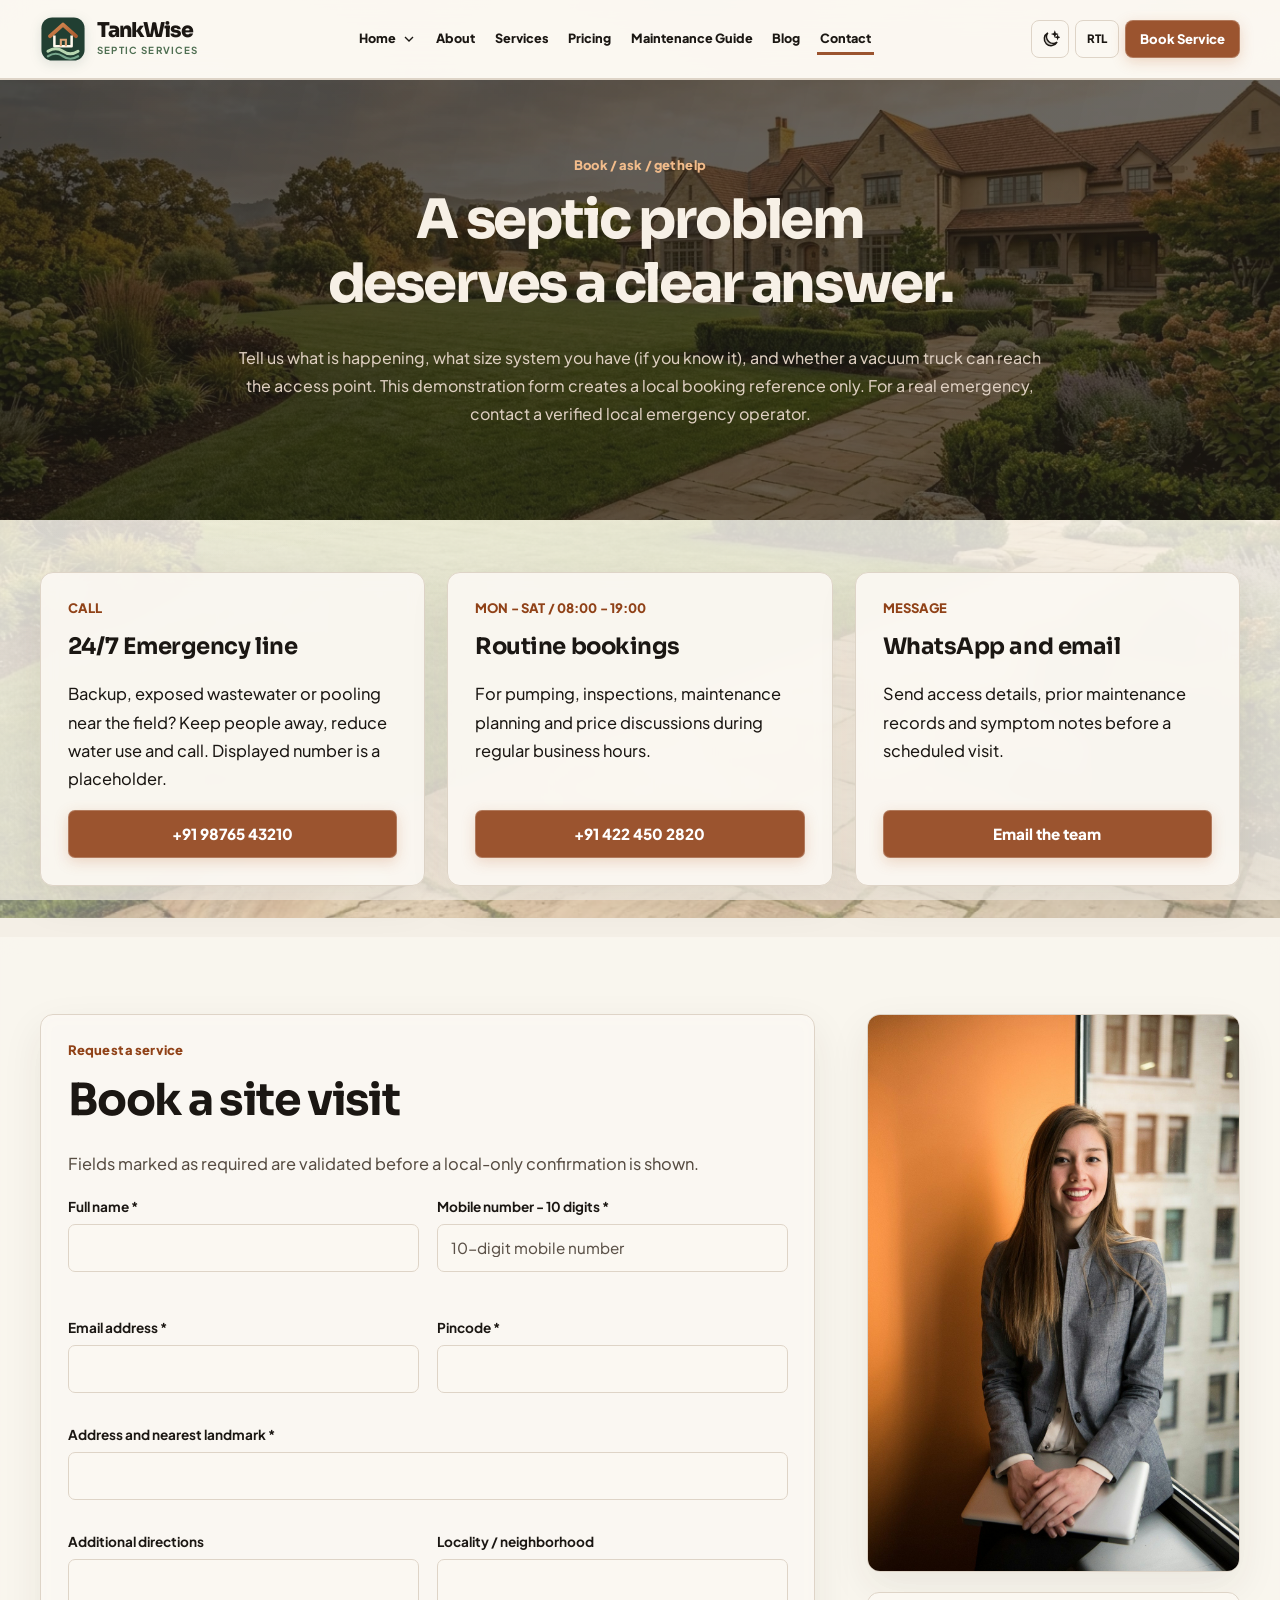
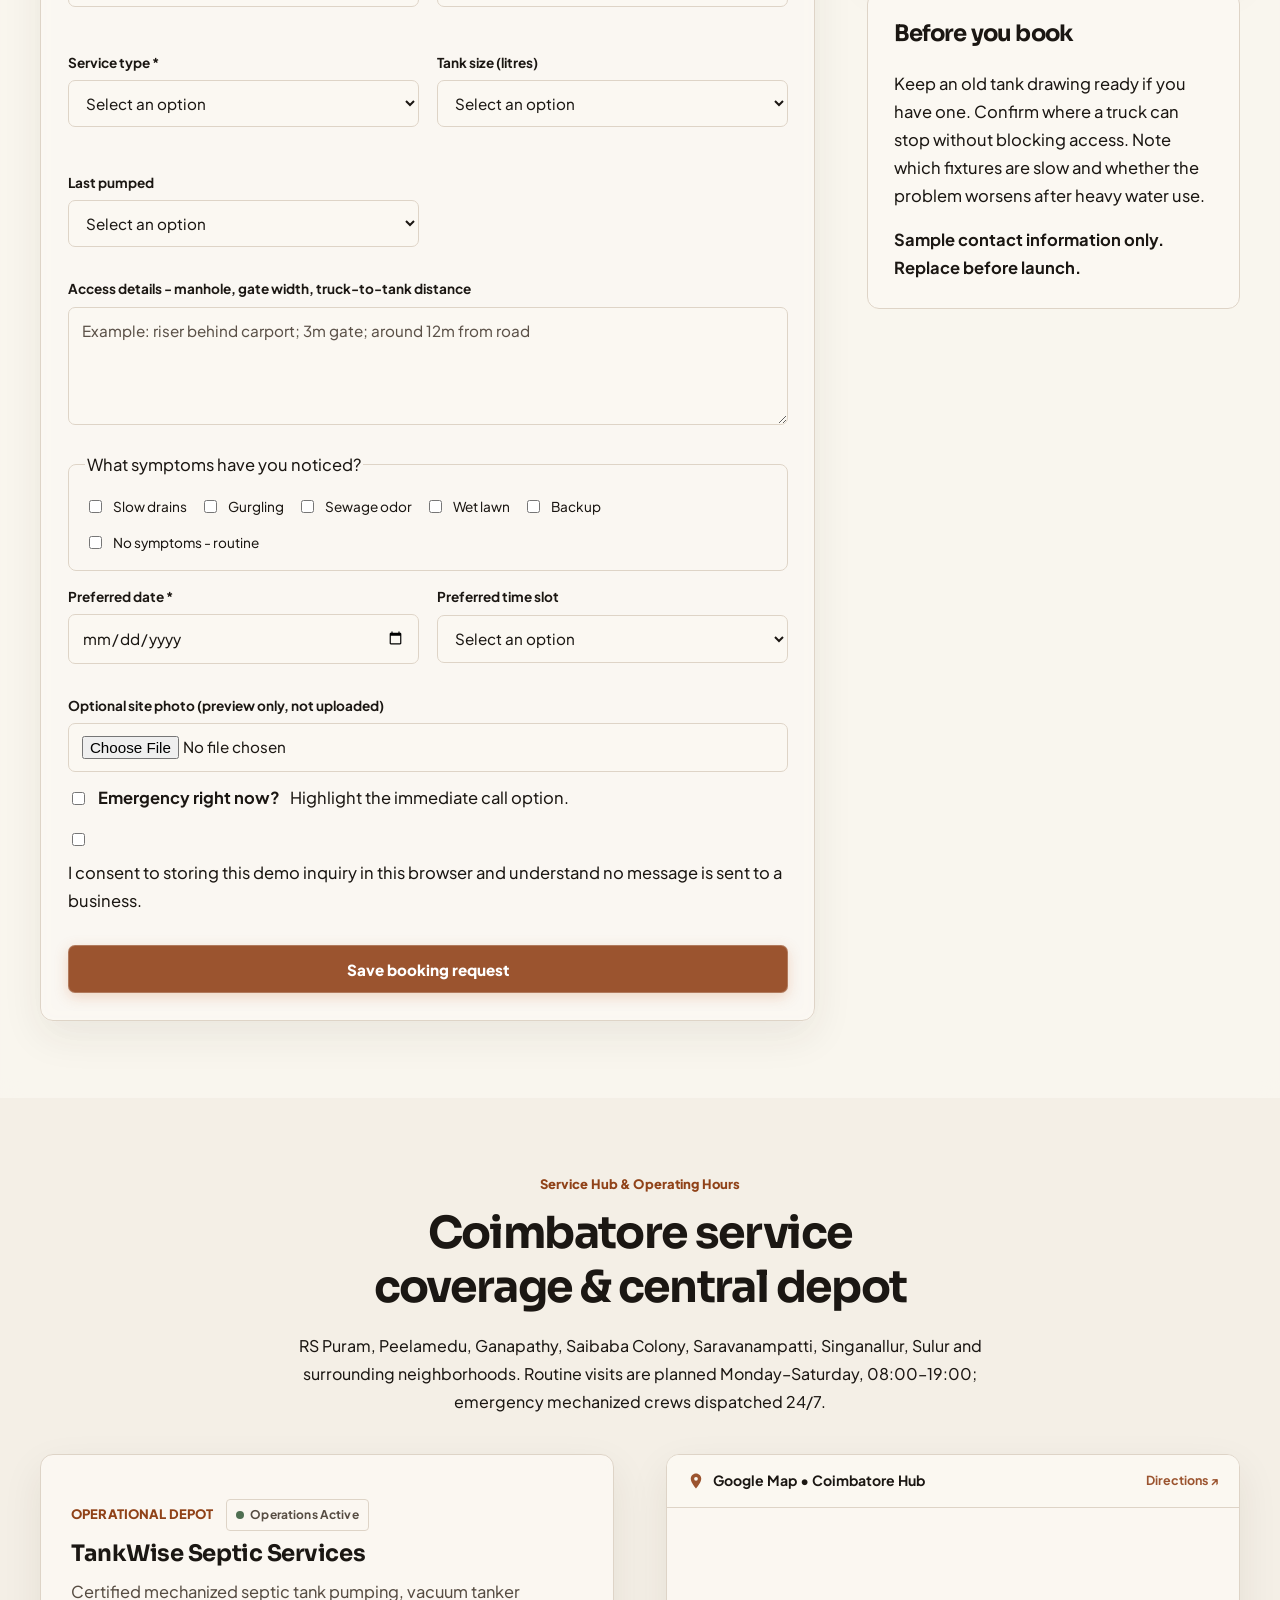
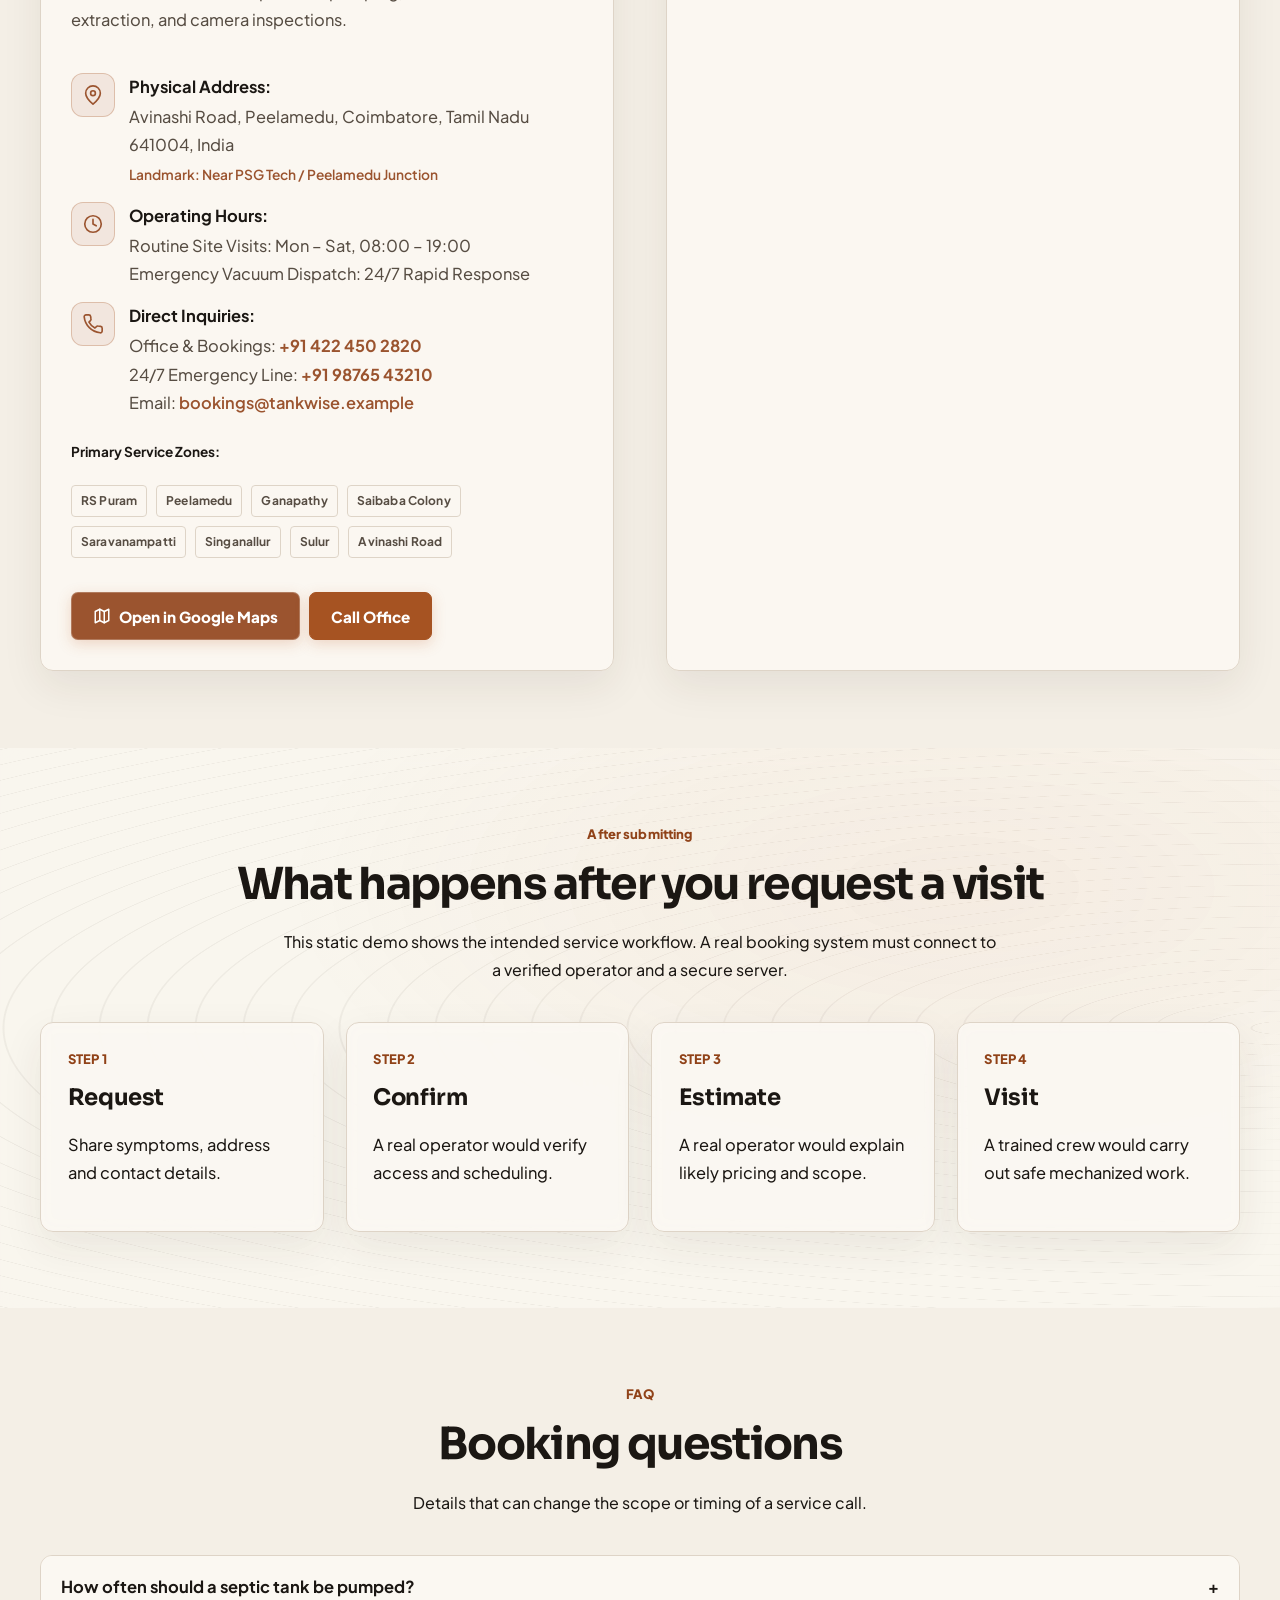
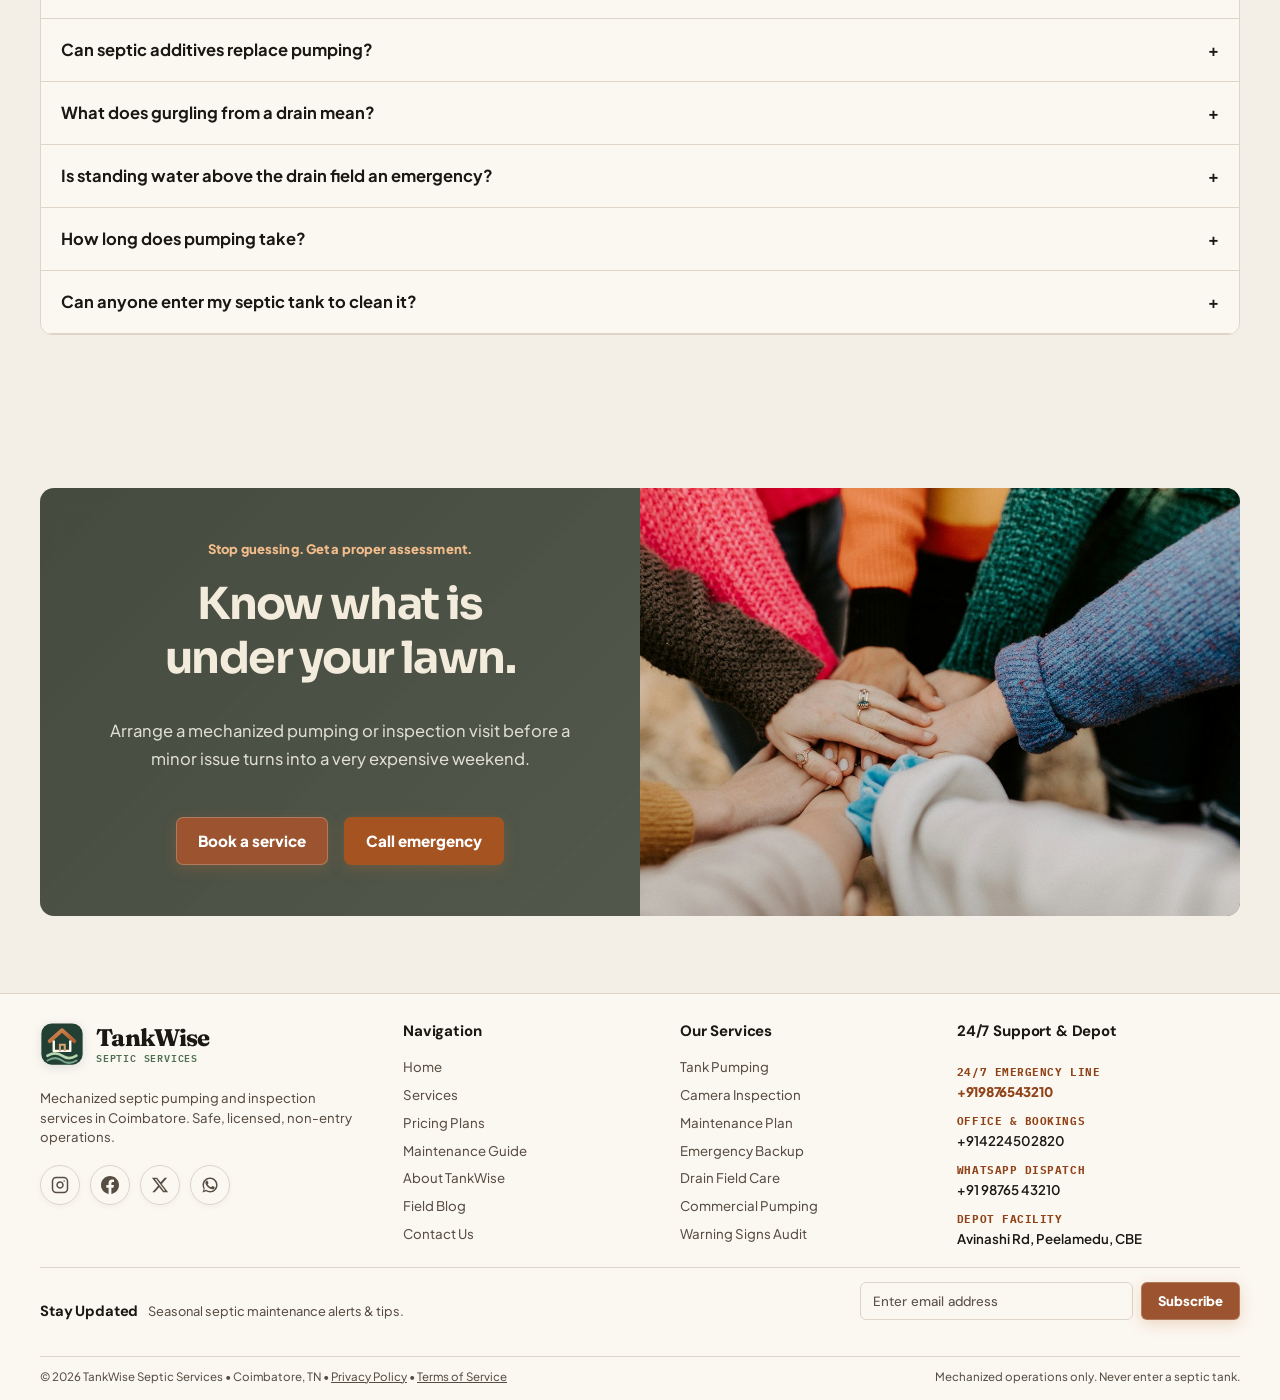
<file: TankWise/contact.html>
<!doctype html><html lang="en"><head><meta charset="UTF-8"><meta name="viewport" content="width=device-width,initial-scale=1"><title>Book Septic Tank Pumping or Inspection in Coimbatore | TankWise Septic Services</title><meta name="description" content="Request mechanized septic pumping, inspection or emergency assessment; booking form and service coverage."><meta property="og:title" content="Book Septic Tank Pumping or Inspection in Coimbatore | TankWise"><meta property="og:description" content="Request mechanized septic pumping, inspection or emergency assessment; booking form and service coverage."><meta property="og:type" content="website"><meta property="og:url" content="https://example.com/contact.html"><link rel="canonical" href="https://example.com/contact.html"><link rel="icon" href="assets/icons/favicon.svg" type="image/svg+xml"><link rel="preconnect" href="https://fonts.googleapis.com">
<link rel="preconnect" href="https://fonts.gstatic.com" crossorigin>
<link rel="stylesheet" href="https://fonts.googleapis.com/css2?family=DM+Sans:wght@400;500;600;700;800&amp;family=Fraunces:opsz,wght@9..144,500;9..144,650;9..144,750&amp;family=IBM+Plex+Mono:wght@400;600&amp;display=swap">
<link rel="stylesheet" href="https://fonts.googleapis.com/css2?family=Manrope:wght@400;500;600;650;700;750;800&amp;family=Outfit:wght@400;500;600;650;700;750;800&amp;family=IBM+Plex+Mono:wght@400;500;600;700&amp;display=swap">
<link rel="stylesheet" href="https://fonts.googleapis.com/css2?family=Sora:wght@400;500;600;700;800&amp;family=Plus+Jakarta+Sans:wght@400;500;600;700;800&amp;display=swap">
<link rel="stylesheet" href="assets/css/bundle-standard.css"><script src="assets/js/main.js" defer></script><script src="assets/js/contact.js" defer></script><script type="application/ld+json">{"@context":"https://schema.org","@type":"LocalBusiness","name":"TankWise Septic Services","address":{"@type":"PostalAddress","streetAddress":"Avinashi Road, Peelamedu","addressLocality":"Coimbatore","addressRegion":"Tamil Nadu","postalCode":"641004","addressCountry":"IN"},"telephone":"+914224502820","description":"Mechanized septic tank pumping, vacuum tanker extraction, and camera inspections in Coimbatore, Tamil Nadu."}</script><style>
/* Review issue #7: make the browser-native date picker glyph match the input theme. */
#booking-form input[type="date"][name="date"] { color-scheme: light; }
html.dark #booking-form input[type="date"][name="date"] { color-scheme: dark; }
#booking-form input[type="date"][name="date"]::-webkit-calendar-picker-indicator { cursor: pointer; opacity: 1; }
</style><style data-contrast-qa="2026-11-05">:root{--copper:#9b542f}html.dark{--copper:#e7a474}.btn:not(.btn-ghost):not(.btn-dark),.btn-dark,button.btn:not(.btn-ghost){background:#9b542f!important;color:#fff!important;border-color:rgba(255,255,255,.22)!important}.btn:not(.btn-ghost):not(.btn-dark):hover,.btn-dark:hover,button.btn:not(.btn-ghost):hover{background:#7d3e20!important;color:#fff!important}</style></head><body><div data-header></div><main id="main-content"><section class="page-hero"><div class="container"><span class="section-kicker">Book / ask / get help</span><h1>A septic problem deserves a clear answer.</h1><p class="lead">Tell us what is happening, what size system you have (if you know it), and whether a vacuum truck can reach the access point. This demonstration form creates a local booking reference only. For a real emergency, contact a verified local emergency operator.</p></div></section><section class="section tight"><div class="container"><div class="grid cols-3"><article class="card reveal"><div class="card-body"><span class="section-kicker">CALL</span><h3>24/7 Emergency line</h3><p>Backup, exposed wastewater or pooling near the field? Keep people away, reduce water use and call. Displayed number is a placeholder.</p><a class="btn " href="tel:+919876543210">+91 98765 43210</a></div></article><article class="card reveal"><div class="card-body"><span class="section-kicker">MON - SAT / 08:00 - 19:00</span><h3>Routine bookings</h3><p>For pumping, inspections, maintenance planning and price discussions during regular business hours.</p><a class="btn btn-dark" href="tel:+914224502820">+91 422 450 2820</a></div></article><article class="card reveal"><div class="card-body"><span class="section-kicker">MESSAGE</span><h3>WhatsApp and email</h3><p>Send access details, prior maintenance records and symptom notes before a scheduled visit.</p><a class="btn btn-dark" href="mailto:bookings@tankwise.example">Email the team</a></div></article></div></div></section><section class="section paper"><div class="container"><div class="split booking-review-layout" style="grid-template-columns:1.35fr .65fr;align-items:start"><div><form id="booking-form" class="card card-body" novalidate><span class="section-kicker">Request a service</span><h2>Book a site visit</h2><p class="muted">Fields marked as required are validated before a local-only confirmation is shown.</p><div class="form-grid"><label class="field"><span>Full name *</span><input class="input" type="text" name="name" autocomplete="name" required minlength="2"><small class="field-error" data-error="name" aria-live="polite"></small></label><label class="field"><span>Mobile number - 10 digits *</span><input class="input" type="tel" name="phone" id="booking-phone" inputmode="numeric" maxlength="10" pattern="[0-9]{10}" placeholder="10-digit mobile number" required><small class="field-error" data-error="phone" aria-live="polite"></small></label><label class="field"><span>Email address *</span><input class="input" type="email" name="email" autocomplete="email" required><small class="field-error" data-error="email" aria-live="polite"></small></label><label class="field"><span>Pincode *</span><input class="input" type="text" name="pincode" inputmode="numeric" pattern="[0-9]{6}" maxlength="6" required><small class="field-error" data-error="pincode" aria-live="polite"></small></label></div><label class="field"><span>Address and nearest landmark *</span><input class="input" type="text" name="address" required minlength="8"><small class="field-error" data-error="address" aria-live="polite"></small></label><div class="form-grid"><label class="field"><span>Additional directions</span><input class="input" type="text" name="landmark" ><small class="field-error" data-error="landmark" aria-live="polite"></small></label><label class="field"><span>Locality / neighborhood</span><input class="input" type="text" name="locality" ><small class="field-error" data-error="locality" aria-live="polite"></small></label><label class="field"><span>Service type *</span><select name="service"><option value="">Select an option</option><option value="Tank Pumping">Tank Pumping</option><option value="Camera Inspection">Camera Inspection</option><option value="Routine Maintenance Plan">Routine Maintenance Plan</option><option value="Emergency Backup Response">Emergency Backup Response</option><option value="Drain Field Assessment">Drain Field Assessment</option><option value="New Tank Care Setup">New Tank Care Setup</option><option value="Effluent Filter Service">Effluent Filter Service</option><option value="Property Purchase Inspection">Property Purchase Inspection</option></select><small class="field-error" data-error="{k}"></small></label><label class="field"><span>Tank size (litres)</span><select name="tankSize"><option value="">Select an option</option><option value="Not sure">Not sure</option><option value="2000">2000</option><option value="3000">3000</option><option value="5000">5000</option><option value="7000">7000</option><option value="10000">10000</option></select><small class="field-error" data-error="{k}"></small></label><label class="field"><span>Last pumped</span><select name="lastPumped"><option value="">Select an option</option><option value="Not sure">Not sure</option><option value="Within the last year">Within the last year</option><option value="1-2 years ago">1-2 years ago</option><option value="3-5 years ago">3-5 years ago</option><option value="More than 5 years ago">More than 5 years ago</option><option value="Never">Never</option></select><small class="field-error" data-error="{k}"></small></label></div><label class="field"><span>Access details - manhole, gate width, truck-to-tank distance</span><textarea name="access" placeholder="Example: riser behind carport; 3m gate; around 12m from road"></textarea></label><fieldset style="border:1px solid var(--line);border-radius:8px;margin:14px 0;padding:16px"><legend>What symptoms have you noticed?</legend><div class="checks"><label><input name="symptoms" value="Slow drains" type="checkbox">Slow drains</label><label><input name="symptoms" value="Gurgling" type="checkbox">Gurgling</label><label><input name="symptoms" value="Sewage odor" type="checkbox">Sewage odor</label><label><input name="symptoms" value="Wet lawn" type="checkbox">Wet lawn</label><label><input name="symptoms" value="Backup" type="checkbox">Backup</label><label><input name="symptoms" value="No symptoms - routine" type="checkbox">No symptoms - routine</label></div></fieldset><div class="form-grid"><label class="field"><span>Preferred date *</span><input class="input" type="date" name="date" required><small class="field-error" data-error="date" aria-live="polite"></small></label><label class="field"><span>Preferred time slot</span><select name="slot"><option value="">Select an option</option><option value="Morning">Morning</option><option value="Afternoon">Afternoon</option><option value="Evening">Evening</option><option value="Emergency Now">Emergency Now</option></select><small class="field-error" data-error="{k}"></small></label></div><label class="field"><span>Optional site photo (preview only, not uploaded)</span><input class="input" type="file" name="photo" accept="image/*"><img id="photo-preview" class="photo-preview" hidden alt="Selected site photo preview"></label><label class="switch-row"><input type="checkbox" name="emergency"> <strong>Emergency right now?</strong> Highlight the immediate call option.</label><div id="emergency-note" class="notice" hidden><strong>If wastewater is backing up or exposed, call first.</strong><p>Do not enter the tank. Keep people and pets away and avoid running water. This online demo does not dispatch a crew.</p><a class="btn" href="tel:+919876543210">Call emergency line</a></div><label class="switch-row" style="margin:18px 0"><input name="consent" type="checkbox" required> I consent to storing this demo inquiry in this browser and understand no message is sent to a business.</label><small class="field-error" data-error="consent"></small><button class="btn" type="submit">Save booking request</button><div id="booking-success" class="result" hidden role="status"></div></form></div><aside><img class="visual" src="assets/images/contact-service-truck.jpg" alt="Mechanized septic truck ready for a customer site visit" loading="lazy"><div class="comparison" style="margin-top:20px"><h3>Before you book</h3><p>Keep an old tank drawing ready if you have one. Confirm where a truck can stop without blocking access. Note which fixtures are slow and whether the problem worsens after heavy water use.</p><strong>Sample contact information only. Replace before launch.</strong></div></aside></div></div></section><section class="section"><div class="container"><div id="areas"><div class="section-head center"><span class="section-kicker">Service Hub &amp; Operating Hours</span><h2>Coimbatore service coverage &amp; central depot</h2><p class="lead">RS Puram, Peelamedu, Ganapathy, Saibaba Colony, Saravanampatti, Singanallur, Sulur and surrounding neighborhoods. Routine visits are planned Monday–Saturday, 08:00–19:00; emergency mechanized crews dispatched 24/7.</p></div></div><div class="split contact-map-split" style="align-items:stretch"><article class="card reveal contact-address-card"><div class="card-body contact-address-body" style="display:flex;flex-direction:column;gap:18px;height:100%;justify-content:space-between"><div class="contact-address-top"><div class="row" style="justify-content:space-between;align-items:center;margin-bottom:8px"><span class="section-kicker" style="margin:0">OPERATIONAL DEPOT</span><span class="tag" style="display:inline-flex;align-items:center;gap:6px;font-weight:700"><span style="display:inline-block;width:8px;height:8px;border-radius:50%;background:var(--moss)"></span> Operations Active</span></div><h3 style="margin-bottom:8px">TankWise Septic Services</h3><p class="muted" style="margin-bottom:16px">Certified mechanized septic tank pumping, vacuum tanker extraction, and camera inspections.</p></div><div class="contact-details-list" style="display:grid;gap:14px"><div style="display:flex;gap:12px;align-items:flex-start"><span class="depot-icon" aria-hidden="true"><svg viewBox="0 0 24 24" width="22" height="22" aria-hidden="true" fill="none" stroke="currentColor" stroke-width="1.8" stroke-linecap="round" stroke-linejoin="round"><path d="M20 10c0 5-8 12-8 12S4 15 4 10a8 8 0 1 1 16 0Z"/><circle cx="12" cy="10" r="2.6"/></svg></span><div><strong>Physical Address:</strong><p style="margin:2px 0 0;color:var(--muted)">Avinashi Road, Peelamedu, Coimbatore, Tamil Nadu 641004, India</p><small style="color:var(--copper);font-weight:600">Landmark: Near PSG Tech / Peelamedu Junction</small></div></div><div style="display:flex;gap:12px;align-items:flex-start"><span class="depot-icon" aria-hidden="true"><svg viewBox="0 0 24 24" width="22" height="22" aria-hidden="true" fill="none" stroke="currentColor" stroke-width="1.8" stroke-linecap="round" stroke-linejoin="round"><circle cx="12" cy="12" r="9"/><path d="M12 7v5l3.5 2"/></svg></span><div><strong>Operating Hours:</strong><p style="margin:2px 0 0;color:var(--muted)">Routine Site Visits: Mon – Sat, 08:00 – 19:00<br>Emergency Vacuum Dispatch: 24/7 Rapid Response</p></div></div><div style="display:flex;gap:12px;align-items:flex-start"><span class="depot-icon" aria-hidden="true"><svg viewBox="0 0 24 24" width="22" height="22" aria-hidden="true" fill="none" stroke="currentColor" stroke-width="1.8" stroke-linecap="round" stroke-linejoin="round"><path d="M22 16.6v3a2 2 0 0 1-2.2 2A19.5 19.5 0 0 1 2.4 4.2 2 2 0 0 1 4.4 2h3a2 2 0 0 1 2 1.7l.4 2.8a2 2 0 0 1-.6 1.8L7.6 9.9a16 16 0 0 0 6.5 6.5l1.6-1.6a2 2 0 0 1 1.8-.6l2.8.4a2 2 0 0 1 1.7 2Z"/></svg></span><div><strong>Direct Inquiries:</strong><p style="margin:2px 0 0;color:var(--muted)">Office &amp; Bookings: <a href="tel:+914224502820" style="color:var(--copper);font-weight:700">+91 422 450 2820</a><br>24/7 Emergency Line: <a href="tel:+919876543210" style="color:var(--copper);font-weight:700">+91 98765 43210</a><br>Email: <a href="mailto:bookings@tankwise.example" style="color:var(--copper);font-weight:600">bookings@tankwise.example</a></p></div></div></div><div class="contact-zones-wrap" style="margin-top:auto"><strong style="display:block;font-size:.85rem;margin-bottom:8px">Primary Service Zones:</strong><div class="row" style="gap:6px;margin-bottom:20px"><span class="tag">RS Puram</span><span class="tag">Peelamedu</span><span class="tag">Ganapathy</span><span class="tag">Saibaba Colony</span><span class="tag">Saravanampatti</span><span class="tag">Singanallur</span><span class="tag">Sulur</span><span class="tag">Avinashi Road</span></div><div class="row" style="gap:12px"><a class="btn" href="https://maps.google.com/?q=Peelamedu,+Coimbatore,+Tamil+Nadu+641004" target="_blank" rel="noopener noreferrer"><svg width="18" height="18" viewBox="0 0 24 24" fill="none" stroke="currentColor" stroke-width="2" stroke-linecap="round" stroke-linejoin="round" aria-hidden="true"><polygon points="3 6 9 3 15 6 21 3 21 18 15 21 9 18 3 21"></polygon><line x1="9" y1="3" x2="9" y2="18"></line><line x1="15" y1="6" x2="15" y2="21"></line></svg> Open in Google Maps</a><a class="btn btn-ghost" href="tel:+914224502820">Call Office</a></div></div></div></article><div class="card reveal contact-map-card" style="display:flex;flex-direction:column;min-height:420px;overflow:hidden"><div class="map-card-header" style="padding:14px 20px;border-bottom:1px solid var(--line);display:flex;justify-content:space-between;align-items:center;background:var(--headbg)"><span style="font-weight:700;font-size:.88rem;display:inline-flex;align-items:center;gap:8px"><svg width="18" height="18" viewBox="0 0 24 24" fill="currentColor" style="color:var(--copper)" aria-hidden="true"><path d="M12 2C8.13 2 5 5.13 5 9c0 5.25 7 13 7 13s7-7.75 7-13c0-3.87-3.13-7-7-7zm0 9.5a2.5 2.5 0 0 1 0-5 2.5 2.5 0 0 1 0 5z"/></svg> Google Map &bull; Coimbatore Hub</span><a class="map-full-link" href="https://maps.google.com/?q=Peelamedu,+Coimbatore,+Tamil+Nadu+641004" target="_blank" rel="noopener noreferrer" style="font-size:.78rem;font-weight:700;color:var(--copper);display:inline-flex;align-items:center;gap:4px">Directions &nearr;</a></div><div class="map-container" style="flex:1;position:relative;width:100%;height:100%;min-height:380px"><iframe class="map-frame" loading="lazy" title="Google Map showing TankWise Septic Services location in Peelamedu, Coimbatore, Tamil Nadu" src="https://maps.google.com/maps?q=Peelamedu%2C+Coimbatore%2C+Tamil+Nadu%2C+India&amp;t=&amp;z=13&amp;ie=UTF8&amp;iwloc=&amp;output=embed" style="width:100%;height:100%;min-height:380px;border:0;display:block" allowfullscreen="" referrerpolicy="no-referrer-when-downgrade"></iframe></div></div></div></div></section><section class="section topo"><div class="container"><div class="section-head center"><span class="section-kicker">After submitting</span><h2>What happens after you request a visit</h2><p class="lead">This static demo shows the intended service workflow. A real booking system must connect to a verified operator and a secure server.</p></div><div class="grid cols-4"><article class="card reveal"><div class="card-body"><span class="section-kicker">STEP 1</span><h3>Request</h3><p>Share symptoms, address and contact details.</p></div></article><article class="card reveal"><div class="card-body"><span class="section-kicker">STEP 2</span><h3>Confirm</h3><p>A real operator would verify access and scheduling.</p></div></article><article class="card reveal"><div class="card-body"><span class="section-kicker">STEP 3</span><h3>Estimate</h3><p>A real operator would explain likely pricing and scope.</p></div></article><article class="card reveal"><div class="card-body"><span class="section-kicker">STEP 4</span><h3>Visit</h3><p>A trained crew would carry out safe mechanized work.</p></div></article></div></div></section><section class="section "><div class="container"><div class="section-head center"><span class="section-kicker">FAQ</span><h2>Booking questions</h2><p class="lead">Details that can change the scope or timing of a service call.</p></div><div class="accordion" data-accordion><div><button class="faq-trigger" type="button" aria-expanded="false">How often should a septic tank be pumped? <span aria-hidden="true">+</span></button><div class="faq-answer" hidden><p>Many households fall in a 2-5 year range, but capacity, household size and water use can change the interval significantly. Use the calculator as a starting point and confirm after a site assessment.</p></div></div><div><button class="faq-trigger" type="button" aria-expanded="false">Can septic additives replace pumping? <span aria-hidden="true">+</span></button><div class="faq-answer" hidden><p>No. Additives do not remove the settled solids that accumulate over time. Depending on the product, they may even disturb the system and complicate maintenance.</p></div></div><div><button class="faq-trigger" type="button" aria-expanded="false">What does gurgling from a drain mean? <span aria-hidden="true">+</span></button><div class="faq-answer" hidden><p>It may indicate a restriction or venting issue, not necessarily a full tank. If several fixtures are slow at once, arrange a professional inspection instead of pouring chemicals down the drain.</p></div></div><div><button class="faq-trigger" type="button" aria-expanded="false">Is standing water above the drain field an emergency? <span aria-hidden="true">+</span></button><div class="faq-answer" hidden><p>Standing wastewater creates exposure risks. Keep people and pets away, reduce water use and contact a professional promptly for assessment.</p></div></div><div><button class="faq-trigger" type="button" aria-expanded="false">How long does pumping take? <span aria-hidden="true">+</span></button><div class="faq-answer" hidden><p>An accessible residential tank often takes about 2-4 hours including setup and site checks. Difficult access, tank size and unexpected repairs can extend the visit.</p></div></div><div><button class="faq-trigger" type="button" aria-expanded="false">Can anyone enter my septic tank to clean it? <span aria-hidden="true">+</span></button><div class="faq-answer" hidden><p>No. Septic tanks are confined spaces with lethal gas hazards. TankWise specifies mechanized operations and prohibits manual entry; only authorized trained teams should handle the work.</p></div></div></div></div></section><section class="section page-end"><div class="container"><div class="cta-band"><div class="split"><div class="cta-text"><span class="section-kicker">Stop guessing. Get a proper assessment.</span><h2>Know what is under your lawn.</h2><p>Arrange a mechanized pumping or inspection visit before a minor issue turns into a very expensive weekend.</p><div class="row"><a class="btn " href="contact.html">Book a service</a><a class="btn btn-ghost" href="tel:+919876543210">Call emergency</a></div></div><img class="visual" src="assets/images/home-final-booking-scene-3.jpg" alt="Vacuum truck after a scheduled residential service" loading="lazy"></div></div></div></section></main><div data-footer></div></body></html>
</file>
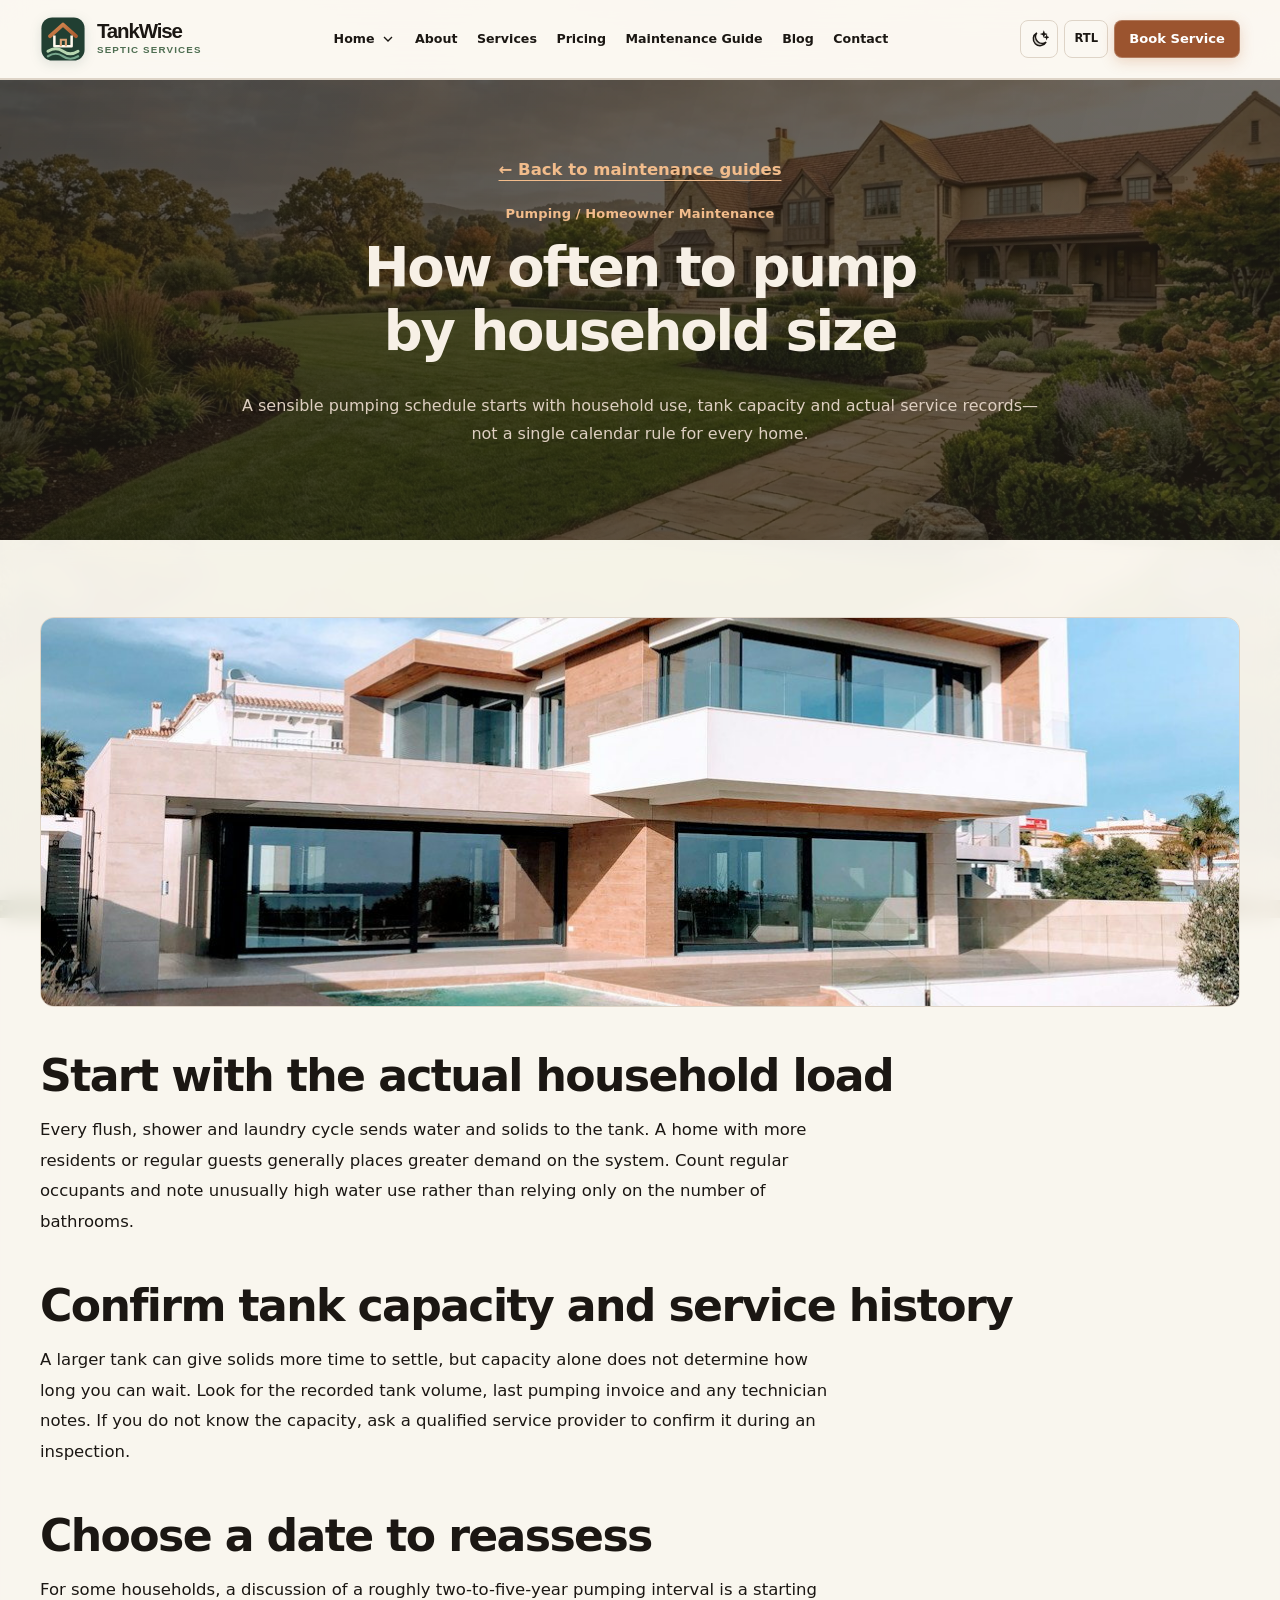
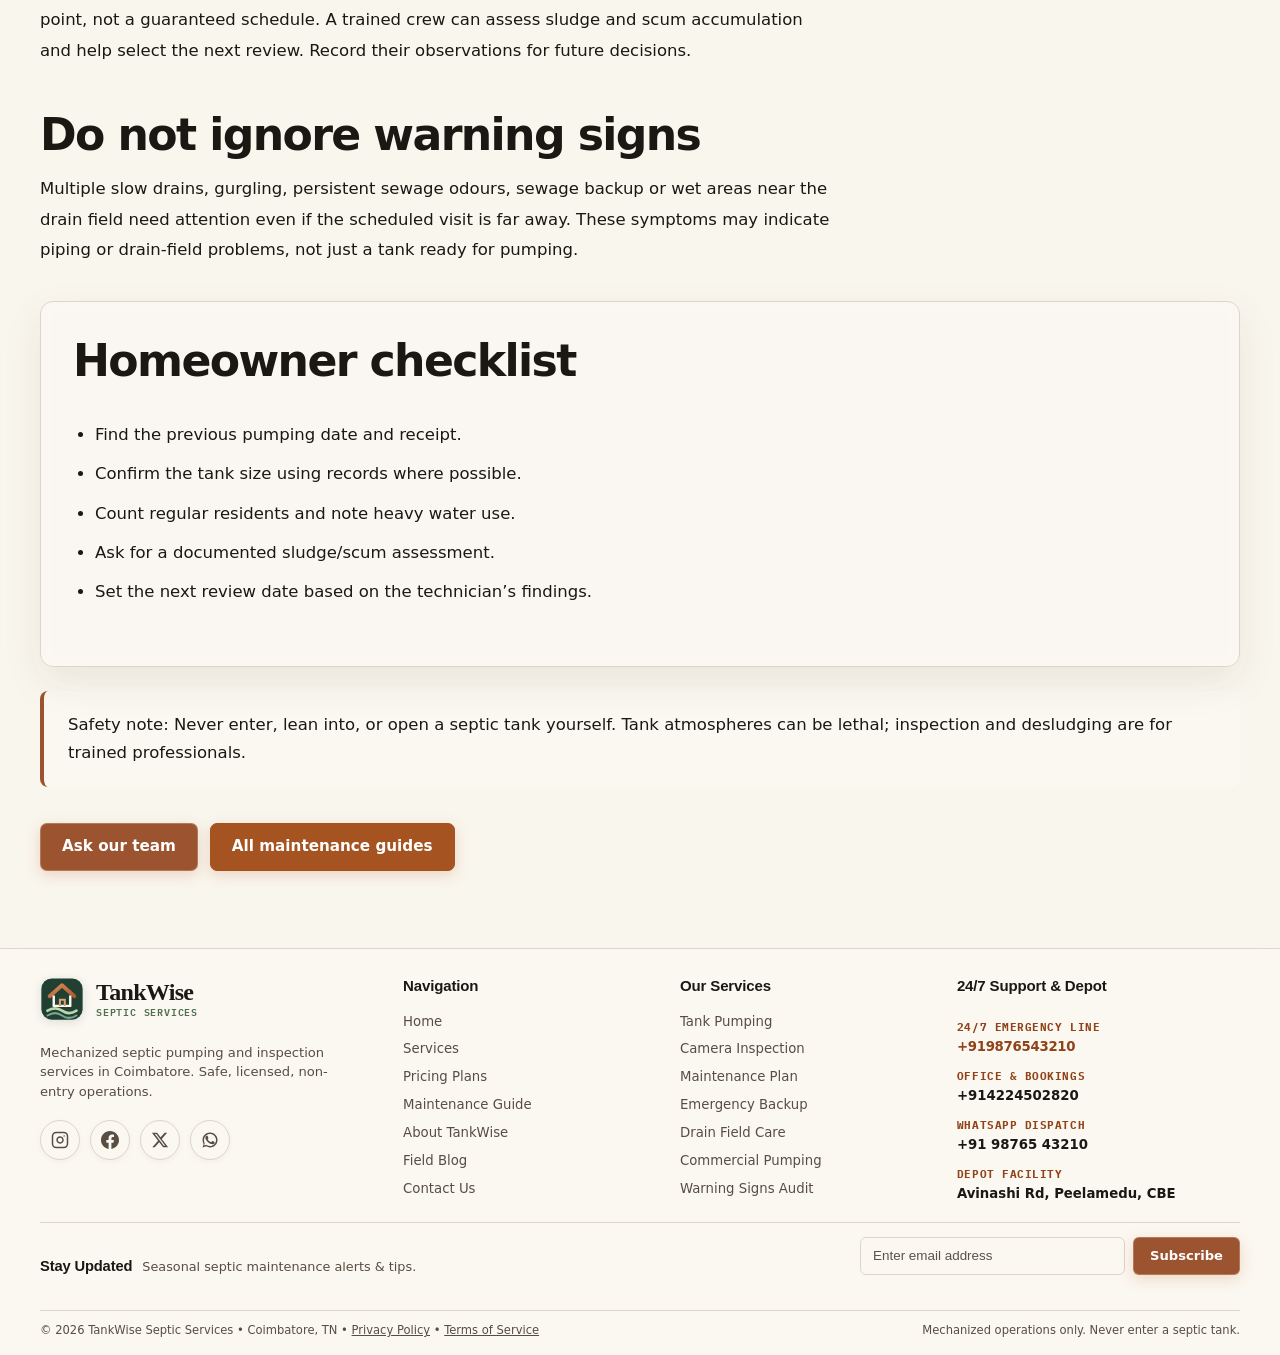
<file: TankWise/guide-details.html>
<!doctype html>
<html lang="en">
<head>
<meta charset="UTF-8">
<meta name="viewport" content="width=device-width, initial-scale=1">
<title>Maintenance Guide | TankWise Septic Services</title>
<meta name="description" content="Practical septic maintenance guide for homeowners: prevention, pumping, inspection and seasonal care.">
<link rel="icon" href="assets/icons/favicon.svg" type="image/svg+xml">
<link rel="preconnect" href="https://fonts.googleapis.com">
<link rel="preconnect" href="https://fonts.gstatic.com" crossorigin>
<link rel="stylesheet" href="https://fonts.googleapis.com/css2?family=Manrope:wght@400;500;600;700;800&amp;family=Outfit:wght@400;500;600;700;800&amp;family=IBM+Plex+Mono:wght@400;500;600;700&amp;display=swap">
<style data-embedded-from="bundle-services.css">
/* Consolidated from assets/css/style.css - original cascade order preserved. */


/* Consolidated from assets/css/layout-refinement.css - original cascade order preserved. */


/* Consolidated from assets/css/navbar-fix.css - original cascade order preserved. */


/* Consolidated from assets/css/home-pages.css - original cascade order preserved. */


/* Consolidated from assets/css/hero-cta-alignment.css - original cascade order preserved. */


/* Consolidated from assets/css/typography-refresh.css - original cascade order preserved. */


/* Consolidated from assets/css/typography-premium-v2.css - original cascade order preserved. */


/* Consolidated from assets/css/navbar-always-sticky.css - original cascade order preserved. */


/* Consolidated from assets/css/content-alignment-final.css - original cascade order preserved. */


/* Consolidated from assets/css/services-guide-polish.css - original cascade order preserved. */


/* Consolidated from assets/css/brand-refresh.css - original cascade order preserved. */


/* Consolidated from assets/css/ambient-theme-enhancement.css - original cascade order preserved. */


:root{--soil:#1b1713;--limestone:#f4efe6;--bone:#fbf8f2;--moss:#4f6f52;--copper:#c2703d;--clay:#8a6f5a;--sage:#a9bfa0;--bg:#f4efe6;--card:#fbf8f2;--text:#1b1713;--muted:#61574e;--line:#ded4c7;--headbg:rgba(251,248,242,.95);--shadow:0 15px 40px rgba(45,34,22,.08)}html.dark{--bg:#1b1713;--card:#29241f;--text:#f4efe6;--muted:#c6b6a3;--line:#51473c;--headbg:rgba(27,23,19,.95);--shadow:0 15px 40px rgba(0,0,0,.3)}*{box-sizing:border-box}html{scroll-behavior:smooth}body{margin:0;background:var(--bg);color:var(--text);font:16px/1.65 'DM Sans',Arial,sans-serif;overflow-x:hidden}button,input,select,textarea{font:inherit}button,a{touch-action:manipulation}a{color:inherit;text-decoration:none}img,svg{max-width:100%}img{display:block}p{margin:.5rem 0 1rem}h1,h2,h3,h4{font-family:'Fraunces',Georgia,serif;line-height:1.13;letter-spacing:-.028em;margin:0 0 17px}h1{font-size:clamp(2.9rem,6.4vw,6.5rem)}h2{font-size:clamp(2.1rem,4vw,3.55rem)}h3{font-size:1.46rem}h4{font-size:1.15rem}ul{padding-inline-start:22px}.container{width:min(1200px,calc(100% - 42px));margin-inline:auto}.section{padding:86px 0;position:relative}.section.tight{padding:58px 0}.paper{background:var(--card)}.ink{background:var(--soil);color:#f4efe6}.topo{background-image:radial-gradient(ellipse at 75% 25%,rgba(194,112,61,.08),transparent 50%),repeating-radial-gradient(ellipse at 100% 50%,transparent 0 27px,rgba(122,114,93,.08) 28px 29px,transparent 30px 48px)}.section-kicker,.mono,.eyebrow{font:600 .76rem 'IBM Plex Mono',monospace;letter-spacing:.12em;text-transform:uppercase;color:var(--copper)}.lead{font-size:1.18rem;line-height:1.8;max-width:740px}.muted{color:var(--muted)}.row{display:flex;gap:16px;align-items:center;flex-wrap:wrap}.center{text-align:center}.center .lead{margin-inline:auto}.section-head{max-width:760px;margin-bottom:32px}.section-head.center{margin-inline:auto}.grid{display:grid;gap:22px}.cols-2{grid-template-columns:repeat(2,minmax(0,1fr))}.cols-3{grid-template-columns:repeat(3,minmax(0,1fr))}.cols-4{grid-template-columns:repeat(4,minmax(0,1fr))}.split{display:grid;grid-template-columns:1fr 1fr;gap:46px;align-items:center}.card{background:var(--card);border:1px solid var(--line);border-radius:15px;overflow:hidden;box-shadow:var(--shadow);transition:transform .3s,box-shadow .3s,border-color .3s}.card:hover{transform:translateY(-5px);border-color:var(--copper);box-shadow:0 22px 44px rgba(60,40,20,.14)}.card-body{padding:26px}.card-image{width:100%;height:205px;object-fit:cover;background:#c6bca6}.card .btn{margin-top:auto}.card-body.flex{display:flex;flex-direction:column;height:100%}.btn{display:inline-flex;gap:8px;align-items:center;justify-content:center;padding:12px 21px;min-height:48px;border-radius:7px;border:1px solid transparent;background:var(--copper);color:#fff;font-weight:800;cursor:pointer;transition:transform .22s,background .22s,box-shadow .22s;text-align:center}.btn:hover{transform:translateY(-2px);box-shadow:0 9px 24px rgba(194,112,61,.23);background:#a55a2e}.btn-dark{background:var(--moss)}.btn-dark:hover{background:#3d5841}.btn-ghost{border-color:currentColor;background:transparent;color:inherit}.btn-ghost:hover{background:rgba(194,112,61,.14);color:inherit}.btn-sm{padding:8px 12px;min-height:38px;font-size:.84rem}.stamp{display:inline-block;font:600 .7rem 'IBM Plex Mono',monospace;letter-spacing:.05em;padding:8px 11px;border:1px solid currentColor;border-radius:2px;transform:rotate(-2deg)}.tag{padding:5px 9px;border:1px solid var(--line);border-radius:4px;font-size:.75rem;color:var(--muted)}.price{font:600 1.08rem 'IBM Plex Mono',monospace;color:var(--copper)}.site-header{position:sticky;top:0;z-index:100;background:var(--headbg);backdrop-filter:blur(16px);border-bottom:1px solid var(--line);transition:box-shadow .25s}.site-header.shrink{box-shadow:0 10px 26px rgba(0,0,0,.1)}.head-inner{display:flex;align-items:center;gap:22px;min-height:86px;transition:min-height .25s}.shrink .head-inner{min-height:69px}.brand{display:inline-flex;gap:11px;align-items:center;flex:none}.brand-mark{width:43px;height:43px;border-radius:8px;background:var(--soil);display:grid;place-items:center;color:#e7bc85;font:700 20px 'Fraunces'}.brand-copy{display:grid;line-height:1.1}.brand-copy strong{font:750 1.5rem 'Fraunces'}.brand-copy small{font:.62rem 'IBM Plex Mono';letter-spacing:.06em;color:var(--muted)}.nav{display:flex;align-items:center;gap:17px;margin-inline:auto}.nav a{font-size:.88rem;font-weight:800;padding:8px 2px;position:relative;white-space:nowrap}.nav a[aria-current=page]::after,.nav a:hover::after{position:absolute;content:'';height:3px;background:var(--copper);bottom:1px;inset-inline:0}.header-tools{display:flex;gap:7px;align-items:center;margin-inline-start:auto}.icon-btn{height:40px;min-width:40px;border:1px solid var(--line);border-radius:7px;background:var(--card);color:var(--text);font-weight:800;cursor:pointer}.emergency-chip{font:.75rem 'IBM Plex Mono';background:#33241e;color:#f4ddd0;padding:10px 12px;border-radius:6px;white-space:nowrap;border:1px solid #946243}.mobile-toggle{display:none}.hero{position:relative;padding:94px 0 110px;min-height:660px;display:flex;align-items:center;background:#201c17;color:#f8f0e4;overflow:hidden}.hero:after{content:'';position:absolute;inset:0;pointer-events:none;background:repeating-linear-gradient(12deg,transparent 0 45px,rgba(255,255,255,.012) 45px 46px)}.hero-shell{display:grid;grid-template-columns:1.05fr .95fr;gap:50px;align-items:center;position:relative;z-index:1}.hero h1{margin:20px 0 22px}.hero h1 em{color:#e2b17d;font-style:normal}.hero p{color:#e4dacf;font-size:1.12rem;max-width:600px}.hero-media{border:9px solid #494036;position:relative;transform:rotate(1.3deg);box-shadow:26px 30px 0 -12px rgba(194,112,61,.35)}.hero-media img{width:100%;height:430px;object-fit:cover}.hero-media:after{content:'FIELD NOTES / 01';position:absolute;bottom:20px;inset-inline-start:20px;padding:7px 12px;background:#211d18;color:#f5e8d7;font:600 .68rem 'IBM Plex Mono'}.trust-list{display:flex;gap:10px;flex-wrap:wrap;margin:28px 0}.hero .stamp{color:#e2cfaf;border-color:#7b6b57}.strata{height:24px;background:linear-gradient(to bottom,#c29b75 0 5px,#735440 5px 12px,#3a332b 12px 17px,#9b865d 17px 24px)}.visual{width:100%;border-radius:16px;object-fit:cover;box-shadow:var(--shadow);border:1px solid var(--line);background:#d7c5a5}.visual.large{height:420px}.spec{display:flex;align-items:baseline;gap:10px;border-bottom:1px solid var(--line);padding:12px 0}.spec strong{font:700 2.1rem 'IBM Plex Mono';color:var(--copper)}.detail-note{border-inline-start:4px solid var(--copper);background:var(--card);padding:16px 18px;border-radius:0 8px 8px 0}.comparison{border:1px solid var(--line);border-radius:14px;padding:26px;background:var(--card)}.warning{border-top:4px solid #a04437}.good{border-top:4px solid var(--moss)}.stat-band{display:grid;grid-template-columns:repeat(4,1fr);gap:28px;background:#30291f;color:#eee5d8;padding:40px;border-radius:15px}.stat-num{font:700 clamp(2rem,4vw,3.4rem) 'IBM Plex Mono';color:#e4b37f;display:block}.form-grid{display:grid;grid-template-columns:repeat(2,1fr);gap:16px}.field{display:grid;gap:6px;margin-bottom:12px}.field>span,.field>label{font-weight:700;font-size:.85rem}.input,select,textarea{width:100%;padding:12px 13px;border:1px solid var(--line);background:var(--card);color:var(--text);border-radius:7px;min-height:46px}textarea{min-height:118px;resize:vertical}.field-error{color:#bb4834;font-size:.75rem;min-height:1em}.checks{display:flex;flex-wrap:wrap;gap:13px}.checks label{display:inline-flex;gap:8px;align-items:center;font-size:.85rem}.switch-row{display:flex;gap:10px;align-items:center;flex-wrap:wrap}.result{background:#2a362c;border-radius:9px;color:#f5f0e6;padding:22px;margin-top:16px}.result[hidden],[hidden]{display:none!important}.accordion{border:1px solid var(--line);border-radius:12px;overflow:hidden}.faq-trigger{display:flex;justify-content:space-between;align-items:center;width:100%;padding:17px 20px;text-align:start;border:0;border-bottom:1px solid var(--line);background:var(--card);color:var(--text);font-weight:800;cursor:pointer}.faq-answer{padding:7px 20px 18px;background:var(--card);border-bottom:1px solid var(--line)}.faq-answer p{margin:0}.filter-bar{display:flex;gap:9px;flex-wrap:wrap;margin:22px 0}.filter{background:var(--card);color:var(--text);border:1px solid var(--line);border-radius:6px;padding:9px 16px;font-weight:800;cursor:pointer}.filter.active{background:var(--soil);color:#fff;border-color:var(--soil)}html.dark .filter.active{background:var(--copper)}.hotspot-wrap{position:relative}.hotspot-image{width:100%;border-radius:14px;border:1px solid var(--line)}.hotspot{position:absolute;width:32px;height:32px;border:3px solid #fff;border-radius:50%;background:var(--copper);color:#fff;font:800 .9rem 'IBM Plex Mono';cursor:pointer;box-shadow:0 0 0 6px rgba(194,112,61,.22);animation:pulse 2.8s infinite}.hotspot.active{background:#355e45;transform:scale(1.15)}.steps{counter-reset:step}.step{position:relative;padding:17px 16px 17px 68px;border-inline-start:1px solid var(--line);margin-inline-start:16px}.step:before{counter-increment:step;content:counter(step,decimal-leading-zero);position:absolute;inset-inline-start:-18px;top:16px;background:var(--copper);color:#fff;border-radius:50%;font:700 .73rem 'IBM Plex Mono';width:35px;height:35px;display:grid;place-items:center}.step h3{margin-bottom:6px}.flip{min-height:170px;cursor:pointer;position:relative}.flip .fact{display:none}.flip.is-open .myth{display:none}.flip.is-open .fact{display:block}.site-footer{background:var(--headbg);color:var(--text);border-top:1px solid var(--line);padding:64px 0 27px}.footer-grid{display:grid;grid-template-columns:1.55fr repeat(4,1fr);gap:30px}.footer-grid h3{font:700 1.06rem 'DM Sans';margin-bottom:14px}.footer-grid a{display:block;font-size:.83rem;color:#d0c4b3;margin:9px 0}.footer-grid a:hover{color:#e7aa76}.footer-grid p{font-size:.87rem;color:#d0c4b3}.footer-bottom{border-top:1px solid #494037;margin-top:45px;padding-top:20px;font-size:.75rem;color:#c1b1a1;display:flex;justify-content:space-between;gap:20px}.bottom-call{display:none}.cta-band{background:#353b30;color:#f3ebdc;border-radius:17px;overflow:hidden}.cta-band .split{gap:0}.cta-band .cta-text{padding:38px}.cta-band img{width:100%;height:370px;object-fit:cover}.cta-band p{color:#e1ded4}.page-hero{padding:80px 0 64px;background:var(--soil);color:#f7f0e6}.page-hero h1{font-size:clamp(2.9rem,5vw,5rem)}.page-hero p{max-width:820px;color:#decfc1}.page-hero .section-kicker{color:#e0a26f}.table-wrap{overflow:auto}.data-table{border-collapse:collapse;width:100%;min-width:650px}.data-table th,.data-table td{text-align:start;border-bottom:1px solid var(--line);padding:14px}.data-table th{background:var(--card);font-size:.83rem}.info-list li{margin-bottom:10px}.map-frame{height:300px;width:100%;border:0;border-radius:12px}.notice{background:#fff0dd;color:#352a22;border-left:5px solid var(--copper);padding:18px;border-radius:9px}.photo-preview{width:140px;max-height:110px;object-fit:cover;margin-top:9px}.timeline{display:grid;gap:16px}.service-card .card-body{min-height:350px}.page-end{padding-bottom:0}.focus-ring:focus-visible,.btn:focus-visible,button:focus-visible,a:focus-visible,input:focus-visible,select:focus-visible,textarea:focus-visible{outline:3px solid var(--copper);outline-offset:3px}.reveal{opacity:0;transform:translateY(22px);transition:opacity .7s ease,transform .7s ease}.reveal.show{opacity:1;transform:none}.toast-container{position:fixed;inset-block-end:25px;inset-inline-end:25px;z-index:500}.toast{padding:13px 18px;background:var(--soil);color:#fff;border-left:4px solid var(--copper);margin-top:8px;box-shadow:var(--shadow)}@keyframes pulse{50%{box-shadow:0 0 0 12px rgba(194,112,61,.06)}}@media(max-width:1160px){.nav{gap:10px}.nav a{font-size:.8rem}.emergency-chip{font-size:.67rem}.brand-copy strong{font-size:1.24rem}}@media(max-width:990px){.mobile-toggle{display:block}.nav{display:none;position:absolute;top:100%;left:0;right:0;background:var(--card);padding:18px 22px;box-shadow:var(--shadow);border-bottom:1px solid var(--line);flex-direction:column;align-items:stretch;margin:0;max-height:calc(100vh - 88px);overflow:auto}.nav.open{display:flex}.nav a{font-size:1rem;padding:12px}.nav a[aria-current=page]::after,.nav a:hover::after{inset-inline:auto auto;left:0;right:0;width:35px;bottom:5px}.header-book{display:none}.hero-shell{grid-template-columns:1fr}.hero{padding:66px 0}.hero-media img{height:340px}.footer-grid{grid-template-columns:repeat(3,1fr)}.footer-grid>div:first-child{grid-column:span 3}.cols-4{grid-template-columns:repeat(2,minmax(0,1fr))}.split{gap:25px}}@media(max-width:700px){.section{padding:58px 0}.container{width:min(100% - 28px,1200px)}.grid.cols-2,.grid.cols-3,.grid.cols-4,.split,.form-grid{grid-template-columns:1fr}.hero h1{font-size:clamp(2.55rem,12vw,4.2rem)}.hero-media img{height:260px}.stat-band{grid-template-columns:repeat(2,1fr);gap:22px;padding:22px}.footer-grid{grid-template-columns:repeat(2,minmax(0,1fr))}.footer-grid>div:first-child{grid-column:span 2}.footer-bottom{flex-direction:column}.bottom-call{position:fixed;z-index:80;display:grid;grid-template-columns:1fr 1fr;bottom:0;left:0;right:0;background:var(--soil);padding:9px 12px;gap:10px;border-top:1px solid var(--copper)}.bottom-call .btn{min-height:45px;font-size:.85rem}.site-footer{padding-bottom:95px}.emergency-chip{display:none}.head-inner{min-height:70px;gap:9px}.brand-mark{width:36px;height:36px}.brand-copy strong{font-size:1.1rem}.brand-copy small{font-size:.52rem}.icon-btn{height:36px;min-width:35px}.header-tools{gap:3px}.card-image{height:195px}.cta-band .split img{height:240px}.cta-band .cta-text{padding:26px}}@media(max-width:370px){.brand-copy strong{font-size:.94rem}.brand-copy small{font-size:.45rem}.brand{gap:6px}.header-tools{gap:2px}.icon-btn{min-width:33px}.footer-grid{gap:19px}}html[dir=rtl] .nav,html[dir=rtl] .row{direction:rtl}html[dir=rtl] .step{padding:17px 68px 17px 16px}html[dir=rtl] .detail-note,html[dir=rtl] .notice{border-left:0;border-right:4px solid var(--copper)}html[dir=rtl] .service-card{text-align:right}html[dir=rtl] .footer-grid{text-align:right}@media(prefers-reduced-motion:reduce){*,*:before,*:after{animation:none!important;transition:none!important;scroll-behavior:auto!important}.reveal{opacity:1;transform:none}}


/* TankWise Groundwork layout refinement: structural lessons from reference, no visual assets or theme reused. */
:root{--layout-max:1200px;--section-gap:clamp(58px,6vw,88px)}
html{scroll-padding-top:85px}body{min-width:320px}main{overflow:clip}.container{width:min(var(--layout-max),calc(100% - 40px))}
.section{padding-block:var(--section-gap)}.section.tight{padding-block:clamp(44px,4vw,60px)}
h1,h2,h3,h4{overflow-wrap:break-word;text-wrap:balance}h1{font-size:clamp(2.85rem,5.7vw,5.6rem);line-height:1.09}h2{font-size:clamp(2rem,3.5vw,3.25rem);line-height:1.17}h3{font-size:clamp(1.25rem,1.6vw,1.48rem);line-height:1.25}.lead{line-height:1.7}
.section-head{max-width:850px;margin-bottom:clamp(25px,3vw,40px)}.section-head.center{max-width:830px}.section-head .lead{max-width:720px}.section-kicker,.eyebrow{display:inline-block;margin-bottom:13px;line-height:1.5}
.hero{min-height:620px;padding:86px 0 90px}.hero-shell{grid-template-columns:minmax(0,1.03fr) minmax(0,.97fr);gap:clamp(28px,4vw,58px)}.hero-media{transform:none;border:1px solid #6b5947;border-radius:14px;overflow:hidden;box-shadow:0 22px 60px rgba(0,0,0,.26)}.hero-media img{height:430px;object-fit:cover}.hero-media:after{border-radius:3px;bottom:14px}.hero h1{max-width:750px}.hero p{line-height:1.7}.trust-list{row-gap:12px}
.stamp{transform:none;border-radius:5px;font-weight:700;white-space:normal}.strata{height:9px;background:linear-gradient(90deg,#907054,#c2703d 32%,#4f6f52 65%,#d3b990);opacity:.76}.visual,.visual.large{border-radius:13px}.visual.large{height:clamp(310px,32vw,420px);object-fit:cover}
.grid{align-items:stretch}.grid>*,.split>*{min-width:0}.card{display:flex;flex-direction:column;min-width:0;border-radius:13px}.card-body{padding:clamp(19px,2.1vw,26px);flex:1}.card-image{flex:none;width:100%;height:clamp(190px,19vw,230px);object-fit:cover}.service-card .card-body{min-height:0;display:flex;flex-direction:column;align-items:stretch}.service-card .card-body>.row:last-child,.card-body.flex>.row:last-child{margin-top:auto;padding-top:16px}.card h3{margin-bottom:12px}.card p{line-height:1.65}.card:hover{transform:translateY(-4px)}
.split{grid-template-columns:repeat(2,minmax(0,1fr));gap:clamp(26px,4vw,56px);align-items:center}.split>img,.split>.visual{width:100%}.comparison{height:100%;border-radius:12px}.comparison h3{margin-bottom:12px}
.step{padding-block:19px;min-width:0}.step:before{inset-inline-start:-18px}.stat-band{border-radius:12px;gap:24px}.stat-band>*{min-width:0}.stat-num{font-size:clamp(1.9rem,3vw,3.1rem)}.flip{min-height:185px;justify-content:flex-start}.flip .fact,.flip .myth{line-height:1.65}
.cta-band{border-radius:14px}.cta-band .split{gap:0}.cta-band .cta-text{padding:clamp(26px,4vw,54px)}.cta-band h2{max-width:630px}.cta-band img{height:clamp(300px,30vw,410px);border:0;border-radius:0;box-shadow:none}.page-end{padding-bottom:0}.page-hero{padding:clamp(65px,6vw,86px) 0}.page-hero h1{max-width:950px}.page-hero p{max-width:830px;line-height:1.75}
.footer-grid{gap:clamp(20px,2.4vw,34px)}.footer-grid>*{min-width:0}.footer-grid h3{line-height:1.4}.site-footer{padding-top:62px}.nav{gap:clamp(10px,1.15vw,17px)}.nav a{letter-spacing:0}.head-inner{gap:clamp(10px,1.2vw,20px)}
.input,select,textarea{max-width:100%}.field{min-width:0}.form-grid{gap:14px 18px}.map-frame{max-width:100%}.table-wrap{max-width:100%}
html.dark .paper{background:var(--card)}html.dark .card,html.dark .comparison,html.dark .accordion,html.dark .faq-trigger,html.dark .faq-answer{color:var(--text)}html.dark .muted{color:var(--muted)}html.dark .filter.active{color:#1b1713;background:#e2ad7d}html.dark input::placeholder,html.dark textarea::placeholder{color:#c6b6a3;opacity:1}
html[dir=rtl] .detail-note{border-inline-start:4px solid var(--copper);border-radius:8px 0 0 8px}html[dir=rtl] .step{padding:19px 68px 19px 16px}html[dir=rtl] .step:before{inset-inline-start:-18px}html[dir=rtl] .nav a[aria-current=page]::after{left:0;right:0}html[dir=rtl] .faq-trigger{text-align:start}
@media(max-width:990px){.hero-shell{grid-template-columns:1fr}.hero{min-height:0}.hero-media{width:100%}.hero-media img{height:min(420px,46vw)}.nav{gap:0}.footer-grid{grid-template-columns:repeat(3,minmax(0,1fr))}.footer-grid>*{min-width:0}.service-card .card-body{min-height:0}}
@media(max-width:700px){.container{width:calc(100% - 30px)}.section{padding-block:56px}.section.tight{padding-block:43px}.grid.cols-2,.grid.cols-3,.grid.cols-4,.split,.form-grid{grid-template-columns:1fr}.hero{padding:60px 0 64px}.hero h1{font-size:clamp(2.45rem,10vw,4rem)}.hero-media img{height:290px}.hero-media{box-shadow:0 16px 35px rgba(0,0,0,.23)}.section-head{margin-bottom:25px}.section-kicker{max-width:100%;white-space:normal}.stat-band{grid-template-columns:repeat(2,minmax(0,1fr));padding:22px;gap:20px}.footer-grid{grid-template-columns:repeat(2,minmax(0,1fr))}.footer-grid>div:first-child{grid-column:1/-1}.cta-band img{height:250px}.cta-band .cta-text{padding:26px}.card-image{height:210px}.head-inner{gap:7px}.brand-copy strong{font-size:1.04rem}.brand-copy small{letter-spacing:0}.btn{max-width:100%}.row{gap:10px}.table-wrap{-webkit-overflow-scrolling:touch}}
@media(max-width:390px){.container{width:calc(100% - 24px)}.brand-mark{width:33px;height:33px}.brand-copy strong{font-size:.96rem}.brand-copy small{font-size:.48rem}.icon-btn{min-width:33px;height:35px}.header-tools{gap:3px}.hero h1{font-size:2.45rem}.cta-band .row .btn{flex:1 1 100%}.footer-grid{column-gap:15px}.stat-band{gap:13px}.stat-num{font-size:1.75rem}}
@media(prefers-reduced-motion:reduce){.card:hover,.hero-media{transform:none!important}}


/* TankWise header control and responsive navigation repair */
.site-header .head-inner{gap:clamp(10px,1.25vw,20px);min-width:0}
.site-header .nav{gap:clamp(9px,1.15vw,17px);min-width:0}
.site-header .header-tools{display:flex;gap:8px;align-items:center;flex-shrink:0}
.site-header .header-tools .icon-btn,.site-header .header-tools .header-book{height:42px;min-height:42px;box-sizing:border-box;border-radius:9px;display:inline-flex;align-items:center;justify-content:center;line-height:1;padding:0 12px;white-space:nowrap}
.site-header .header-tools [data-theme]{width:42px;min-width:42px;padding:0}
.site-header .header-tools [data-dir]{width:54px;min-width:54px;font-size:.78rem;font-weight:800}
.site-header .header-tools .header-book{padding-inline:16px;font-size:.83rem;font-weight:800}
.site-header .header-tools [data-theme] svg,.site-header .header-tools [data-menu] svg{width:19px;height:19px;display:block;flex-shrink:0}
.site-header .header-tools .icon-btn:hover,.site-header .header-tools .icon-btn:focus-visible{border-color:var(--copper);color:var(--copper)}
.site-header .header-tools .header-book:hover{filter:brightness(1.1)}
html.dark .site-header .header-tools .icon-btn{background:var(--card);color:var(--text);border-color:var(--line)}
html.dark .site-header .header-tools .icon-btn:hover{border-color:var(--copper);color:#edb47e}
.site-header .emergency-chip{display:none!important}
.site-header .mobile-toggle{display:none!important}
@media(max-width:1100px){.site-header .head-inner{gap:11px}.site-header .nav{gap:9px}}
@media(max-width:990px){.site-header .mobile-toggle{display:inline-flex!important;width:38px;min-width:38px;height:38px;padding:0!important}.site-header .nav{display:none;gap:4px}.site-header .nav.open{display:flex}.site-header .header-book{display:none!important}.site-header .header-tools [data-dir]{display:inline-flex!important;width:38px;min-width:38px;height:38px;font-size:.72rem;padding:0;align-items:center;justify-content:center;border-radius:8px}}
@media(max-width:700px){.site-header .head-inner{min-height:64px}.site-header .header-tools{gap:5px}.site-header .header-tools .icon-btn{height:36px;min-height:36px;border-radius:8px}.site-header .header-tools [data-theme],.site-header .mobile-toggle{width:36px!important;min-width:36px!important;height:36px!important}.site-header .brand-copy small{letter-spacing:0}}
@media(max-width:420px){.site-header .brand-copy small{display:none}.site-header .brand-copy strong{font-size:1.05rem}.site-header .brand-mark{width:32px;height:32px}.site-header .brand{gap:6px}.site-header .header-tools{gap:4px}.site-header .header-tools .icon-btn{height:34px;min-height:34px}.site-header .header-tools [data-theme],.site-header .mobile-toggle{width:34px!important;min-width:34px!important;height:34px!important}}
html[dir=rtl] .site-header .header-tools{margin-inline-start:auto}


/* Shared centered hero treatments and Home submenu */
.page-hero{text-align:center}.page-hero .container{display:flex;flex-direction:column;align-items:center}.page-hero h1,.page-hero p{margin-inline:auto;text-align:center}.page-hero p{max-width:820px}
.hero-shell{grid-template-columns:1fr;justify-items:center;text-align:center;gap:34px}.hero-shell>div:first-child{max-width:940px}.hero-shell .hero-media{width:min(100%,820px)}.hero-shell .hero-media img{height:clamp(260px,35vw,440px)}.hero-shell p{margin-inline:auto}.hero-shell .trust-list{justify-content:center}
.hero-shell .btn,.emergency-hero .btn{margin:4px}.emergency-hero{text-align:center}.emergency-hero-inner{display:flex;flex-direction:column;align-items:center;gap:30px}.emergency-hero-inner>div{max-width:880px}.emergency-hero h1{font-size:clamp(2.6rem,6vw,5.1rem)}.emergency-hero p{max-width:760px;margin-inline:auto}.emergency-hero-visual{display:block;width:min(100%,900px);max-height:415px;object-fit:cover;border:1px solid rgba(255,255,255,.25);border-radius:14px;box-shadow:0 20px 44px #100e0a55}.hero-cta-row{display:flex;justify-content:center;align-items:center;gap:12px;flex-wrap:wrap;margin-block:26px}.hero-trust{justify-content:center}.section-heading.center,.cta-text.center{text-align:center}.section-heading.center p{max-width:780px;margin-inline:auto}
.nav-home{position:relative}.home-trigger{appearance:none;display:flex;align-items:center;gap:5px;background:transparent;color:var(--text);border:0;cursor:pointer;font-size:.88rem;font-weight:800;padding:8px 2px;position:relative;white-space:nowrap;font-family:inherit}.home-trigger:hover,.home-trigger[aria-current=page]{color:var(--copper)}.home-trigger[aria-current=page]::after{content:'';height:3px;background:var(--copper);position:absolute;inset-inline:0;bottom:1px}.home-pages{display:none;position:absolute;inset-block-start:calc(100% + 10px);inset-inline-start:0;background:var(--card);border:1px solid var(--line);box-shadow:var(--shadow);border-radius:10px;min-width:255px;padding:7px;z-index:80}.nav-home:hover .home-pages,.nav-home:focus-within .home-pages,.nav-home.is-open .home-pages{display:grid;gap:2px}.home-pages a{font-size:.87rem;padding:12px!important;text-align:start;color:var(--text);border-radius:7px}.home-pages a:hover,.home-pages a[aria-current=page]{background:var(--surface,rgba(79,111,82,.13));color:var(--copper)}.home-pages a::after{display:none}
@media(max-width:990px){.nav-home{width:100%}.home-trigger{width:100%;font-size:1rem;padding:12px;justify-content:space-between}.home-pages{position:static;min-width:0;width:100%;border-radius:8px;box-shadow:none;margin-top:5px}.nav-home:not(.is-open) .home-pages{display:none}.nav-home.is-open .home-pages{display:grid}.nav-home:hover:not(.is-open) .home-pages{display:none}.hero-shell{gap:25px}.hero-shell .hero-media{width:100%}}
@media(max-width:700px){.hero,.emergency-hero{padding-block:64px}.hero-shell .hero-media img{height:260px}.emergency-hero-visual{max-height:260px}.home-pages a{white-space:normal}.page-hero{padding:66px 0 52px}}
@media(prefers-reduced-motion:reduce){.emergency-hero-visual{animation:none}}


/* TankWise - deliberate split home heroes and consistent CTA alignment. */
/* Hero copy occupies the left column; CTAs align to the centre of that column. */
.hero .hero-shell,
.hero.emergency-hero .emergency-hero-inner{
  display:grid;
  grid-template-columns:minmax(0,1.04fr) minmax(0,.96fr);
  align-items:center;
  justify-items:stretch;
  gap:clamp(28px,4.5vw,58px);
  text-align:start;
}
.hero .hero-shell > :first-child,
.hero.emergency-hero .emergency-hero-inner > :first-child{
  width:100%;max-width:none;min-width:0;
  text-align:start;
}
.hero .hero-shell h1,.hero .hero-shell p,
.hero.emergency-hero .emergency-hero-inner h1,
.hero.emergency-hero .emergency-hero-inner p{
  text-align:start;
  margin-inline:0;
}
.hero .hero-shell h1,.hero.emergency-hero .emergency-hero-inner h1{
  overflow-wrap:break-word;
}
.hero .hero-shell > .hero-media,
.hero.emergency-hero .emergency-hero-visual{
  width:100%;min-width:0;max-width:none;
  justify-self:stretch;
  margin:0;
}
.hero .hero-shell .hero-media img,
.hero.emergency-hero .emergency-hero-visual{
  display:block;
  height:clamp(310px,34vw,460px);
  max-height:none;
  object-fit:cover;
  border-radius:14px;
}
.hero .hero-shell .row,
.hero.emergency-hero .hero-cta-row{
  display:flex;
  justify-content:center;
  align-items:center;
  flex-wrap:wrap;
  gap:12px;
  width:100%;
  margin-block:25px;
}
.hero .hero-shell .row .btn,
.hero.emergency-hero .hero-cta-row .btn{margin:0}
.hero .hero-shell .trust-list,
.hero.emergency-hero .hero-trust{justify-content:center}
/* Dedicated CTA sections: centre heading, supporting copy and actions within text area. */
.cta-band .cta-text,
.cta-band .cta-text.center{
  display:flex;
  flex-direction:column;
  justify-content:center;
  align-items:center;
  text-align:center;
}
.cta-band .cta-text h2,
.cta-band .cta-text p{
  text-align:center;
  margin-inline:auto;
}
.cta-band .cta-text > .row,
.cta-band .cta-text > .hero-cta-row{
  display:flex;
  justify-content:center;
  align-items:center;
  flex-wrap:wrap;
  width:100%;
  gap:12px;
}
/* Other already centred content blocks keep their calls to action centred as well. */
.section .center > .row,
.section .section-head.center + .row,
.section .section-heading.center + .row{
  justify-content:center;
}
@media(max-width:990px){
  .hero .hero-shell,
  .hero.emergency-hero .emergency-hero-inner{
    grid-template-columns:1fr;
    gap:28px;
  }
  .hero .hero-shell > :first-child,
  .hero.emergency-hero .emergency-hero-inner > :first-child{
    max-width:760px;
    margin-inline:auto;
  }
  .hero .hero-shell > .hero-media,
  .hero.emergency-hero .emergency-hero-visual{
    max-width:760px;
    justify-self:center;
  }
  .hero .hero-shell .hero-media img,
  .hero.emergency-hero .emergency-hero-visual{height:clamp(250px,43vw,390px)}
}
@media(max-width:700px){
  .hero .hero-shell .hero-media img,
  .hero.emergency-hero .emergency-hero-visual{height:260px}
  .hero .hero-shell .row .btn,
  .hero.emergency-hero .hero-cta-row .btn{flex:1 1 185px;max-width:100%}
  .cta-band .cta-text > .row .btn{flex:1 1 170px}
}


/* TankWise typography refresh: type, rhythm and readability only. */
:root{--font-display:'Outfit',system-ui,-apple-system,'Segoe UI',sans-serif;--font-body:'Manrope',system-ui,-apple-system,'Segoe UI',sans-serif;--font-detail:'IBM Plex Mono',ui-monospace,monospace}
body{font-family:var(--font-body);font-size:15.5px;line-height:1.72;letter-spacing:-.008em;-webkit-font-smoothing:antialiased;text-rendering:optimizeLegibility}
h1,h2,h3,h4,.brand-copy strong,.brand-mark{font-family:var(--font-display);font-style:normal;text-wrap:balance}
h1{font-size:clamp(2.75rem,5.3vw,5.35rem);font-weight:750;line-height:1.075;letter-spacing:-.042em;margin-block:0 20px}
h2{font-size:clamp(2.05rem,3.5vw,3.2rem);font-weight:750;line-height:1.17;letter-spacing:-.035em;margin-block:0 17px}
h3{font-size:clamp(1.22rem,1.8vw,1.43rem);font-weight:700;line-height:1.29;letter-spacing:-.023em;margin-block:0 12px}
h4{font-size:1.13rem;font-weight:700;line-height:1.35;letter-spacing:-.015em}
p,.lead,li{overflow-wrap:break-word}.lead{font-size:clamp(1.02rem,1.35vw,1.13rem);line-height:1.78;font-weight:500;letter-spacing:-.01em}
.hero h1{font-size:clamp(2.85rem,5.1vw,5.45rem);line-height:1.085;letter-spacing:-.042em}
.hero p{font-size:clamp(1rem,1.28vw,1.12rem);line-height:1.8;font-weight:500}
.page-hero h1{font-size:clamp(2.5rem,4.6vw,4.55rem);line-height:1.115;letter-spacing:-.04em}
.page-hero p{font-size:clamp(1.02rem,1.25vw,1.13rem);line-height:1.78}
.section-kicker,.mono,.eyebrow,.blog-meta,.price,.stat-num{font-family:var(--font-detail)}
.section-kicker,.eyebrow{font-weight:600;letter-spacing:.095em;font-size:.73rem;line-height:1.6}
.brand-copy strong{font-family:var(--font-display);font-weight:800;letter-spacing:-.045em}
.brand-copy small{font-family:var(--font-detail);line-height:1.45}
.nav a,.btn,.filter,.faq-trigger,.field>span,.field>label{font-family:var(--font-body);font-weight:750;letter-spacing:-.015em}
.nav a{font-size:.86rem}.btn{font-size:.9rem;line-height:1.3}
.card p,.card-body p,.blog-card p{line-height:1.73}.card h3,.blog-card h3{letter-spacing:-.025em;text-wrap:pretty}
.footer-grid h3{font-family:var(--font-display);font-weight:700;letter-spacing:-.02em}.footer-grid p,.footer-grid a{line-height:1.65}
input,textarea,select{font-family:var(--font-body);font-size:.95rem;line-height:1.45}
.stat-num{font-weight:700;letter-spacing:-.045em}.price{letter-spacing:-.025em}
@media(max-width:990px){.hero h1{font-size:clamp(2.8rem,7vw,4.6rem)}.page-hero h1{font-size:clamp(2.5rem,6vw,3.7rem)}}
@media(max-width:700px){body{font-size:15px;line-height:1.7}.hero h1{font-size:clamp(2.35rem,9vw,3.3rem)}.page-hero h1{font-size:clamp(2.3rem,8vw,3.15rem)}h2{font-size:clamp(1.86rem,7vw,2.6rem)}h3{font-size:1.25rem}.lead,.hero p,.page-hero p{font-size:1rem;line-height:1.7}.section-kicker,.eyebrow{font-size:.68rem;letter-spacing:.075em}}
@media(max-width:370px){.hero h1{font-size:2.2rem}.page-hero h1{font-size:2.12rem}.brand-copy strong{font-size:1rem}}


/* TankWise premium type system v2. Last-loaded non-destructive typography overrides. */
:root{--font-display:'Sora',system-ui,-apple-system,'Segoe UI',sans-serif;--font-body:'Plus Jakarta Sans',system-ui,-apple-system,'Segoe UI',sans-serif;--font-detail:'Plus Jakarta Sans',system-ui,-apple-system,'Segoe UI',sans-serif}
body{font-family:var(--font-body);font-size:15.5px;line-height:1.7;letter-spacing:0;font-weight:450}
h1,h2,h3,h4,.brand-copy strong{font-family:var(--font-display);font-style:normal;letter-spacing:-.037em;text-wrap:balance}
h1{font-size:clamp(2.65rem,5vw,5.1rem);font-weight:750;line-height:1.14}
h2{font-size:clamp(2rem,3.45vw,3.15rem);font-weight:700;line-height:1.22}
h3{font-size:clamp(1.2rem,1.8vw,1.42rem);font-weight:700;line-height:1.35}
h4{font-size:1.1rem;line-height:1.35;font-weight:700}
.hero h1{font-size:clamp(2.65rem,4.9vw,5.05rem);line-height:1.13;letter-spacing:-.044em}
.page-hero h1{font-size:clamp(2.45rem,4.25vw,4.4rem);line-height:1.17;letter-spacing:-.04em}
.hero p,.page-hero p,.lead{font-family:var(--font-body);font-size:clamp(1rem,1.2vw,1.105rem);line-height:1.75;letter-spacing:0;font-weight:450}
/* Replace stamped monospace/rotated label look with clean contemporary chips. */
.stamp,.hero .stamp,.section-kicker,.eyebrow,.mono,.blog-meta,.tag{
 font-family:var(--font-body);letter-spacing:.012em;text-transform:none;font-weight:700;
}
.stamp,.hero .stamp{display:inline-flex;align-items:center;justify-content:center;gap:7px;padding:8px 12px;border-radius:9px;transform:none!important;font-size:.73rem;line-height:1.35;white-space:normal;box-shadow:none;transition:background-color .2s,border-color .2s}
.hero .stamp{color:#f4dfc6;border:1px solid rgba(235,205,158,.42);background:rgba(247,231,204,.09)}
.section-kicker,.eyebrow{font-size:.75rem;letter-spacing:.01em;font-weight:800;line-height:1.5}
.brand-copy strong{font-weight:800;font-size:1.33rem;letter-spacing:-.05em}
.brand-copy small{font-family:var(--font-body);font-size:.63rem;letter-spacing:.01em;font-weight:650}
.brand-mark{font-family:var(--font-display);font-weight:800}
.nav a,.nav .home-trigger,.btn,.filter,.faq-trigger,.field>span,.field>label{font-family:var(--font-body);font-weight:700;letter-spacing:0}
.emergency-chip{font-family:var(--font-body);font-size:.75rem;font-weight:750;letter-spacing:0}
.stat-num,.price,.spec strong{font-family:var(--font-display);font-weight:700;letter-spacing:-.035em}
.footer-grid h3{font-family:var(--font-display);font-weight:700;letter-spacing:-.025em}
.blog-meta{font-size:.77rem;color:var(--muted);font-weight:650}
.card h3,.blog-card h3{letter-spacing:-.02em;overflow-wrap:anywhere}
.btn{font-size:.9rem;line-height:1.4}
@media(max-width:700px){body{font-size:15px}.hero h1{font-size:clamp(2.28rem,8.5vw,3.25rem)}.page-hero h1{font-size:clamp(2.25rem,8vw,3.15rem)}h2{font-size:clamp(1.8rem,6.7vw,2.48rem)}h3{font-size:1.22rem}.stamp,.hero .stamp{font-size:.69rem;padding:7px 10px}.brand-copy strong{font-size:1.08rem}.brand-copy small{font-size:.54rem}}
@media(max-width:370px){.brand-copy strong{font-size:.95rem}.stamp,.hero .stamp{font-size:.66rem}}


/* Keep shared navigation visible throughout scrolling on every public page. */
html{scroll-padding-top:86px}
body{padding-top:0!important}
.site-header{
  position:sticky!important;
  top:0!important;
  inset-inline:0!important;
  width:100%!important;
  z-index:2000!important;
  background:var(--headbg);
  -webkit-backdrop-filter:blur(16px);
  backdrop-filter:blur(16px);
  box-shadow:0 1px 0 var(--line);
}
.site-header.shrink{box-shadow:0 10px 26px rgba(0,0,0,.13)}
.site-header .nav.open{z-index:2001}
@media(max-width:700px){body{padding-top:0!important}html{scroll-padding-top:64px}}


/* TankWise final alignment layer. Structural refinements only. */
:root{--tw-card-space:clamp(18px,2.1vw,27px);--tw-section-space:clamp(50px,6vw,86px)}
main,main section,main article,main aside{min-width:0}
main .container{max-width:1200px}
main .section{padding-block:var(--tw-section-space)}
/* Global non-hero content section heading alignment - strictly scoped outside hero sections */
main section:not(.hero):not(.page-hero):not(.emergency-hero) .section-head,
main section:not(.hero):not(.page-hero):not(.emergency-hero) .section-heading,
main .section-head,
main .section-heading,
main .section-head.center,
main .section-heading.center {
  width: 100%;
  max-width: 860px;
  margin-block: 0 clamp(25px, 3vw, 38px);
  margin-inline: auto;
  text-align: center;
}
main section:not(.hero):not(.page-hero):not(.emergency-hero) .section-head h2,
main section:not(.hero):not(.page-hero):not(.emergency-hero) .section-head h3,
main section:not(.hero):not(.page-hero):not(.emergency-hero) .section-heading h2,
main section:not(.hero):not(.page-hero):not(.emergency-hero) .section-heading h3,
main .section-head h2,
main .section-head h3,
main .section-heading h2,
main .section-heading h3 {
  text-align: center;
  margin-inline: auto;
}
main section:not(.hero):not(.page-hero):not(.emergency-hero) .section-head .section-kicker,
main section:not(.hero):not(.page-hero):not(.emergency-hero) .section-heading .section-kicker,
main .section-head .section-kicker,
main .section-heading .section-kicker {
  display: block;
  text-align: center;
  margin-inline: auto;
}
main section:not(.hero):not(.page-hero):not(.emergency-hero) .section-head p,
main section:not(.hero):not(.page-hero):not(.emergency-hero) .section-head .lead,
main section:not(.hero):not(.page-hero):not(.emergency-hero) .section-heading p,
main section:not(.hero):not(.page-hero):not(.emergency-hero) .section-heading .lead,
main .section-head p,
main .section-head .lead,
main .section-heading p,
main .section-heading .lead {
  text-align: center;
  margin-inline: auto;
}
main h1,main h2,main h3,main h4{overflow-wrap:break-word;hyphens:manual}
main p{overflow-wrap:break-word}
main .grid{align-items:stretch;grid-auto-flow:row}
main .grid>*{min-width:0;height:100%}
main .grid>.card{display:flex;flex-direction:column;height:100%}
main .card-body{width:100%;display:flex;flex-direction:column;align-items:stretch;gap:0;flex:1;padding:var(--tw-card-space)}
main .card-body p{margin-block:.35rem 1rem}
main .card-body>.row:last-child,main .card-body>.btn:last-child,main .card-body>a.btn:last-child{margin-top:auto}
main .card-body>.row:last-child{padding-top:12px}
main .card-body .btn{max-width:100%;white-space:normal}
main .card-image{width:100%;object-fit:cover;display:block;flex-shrink:0}
main .split{align-items:center}
main .split>*{min-width:0}
main .comparison{height:100%}
main .cta-band .cta-text{display:flex;flex-direction:column;align-items:center;justify-content:center;text-align:center;gap:6px}
main .cta-band .cta-text>p{max-width:650px;margin-inline:auto}
main .cta-band .cta-text .row{justify-content:center;width:100%}
main .cta-band img{display:block;width:100%;height:100%;min-height:310px;object-fit:cover}
main .row{max-width:100%}
main .row .btn{white-space:normal}
main .stat-band>*{min-width:0}
main .stat-band .stat-num{overflow-wrap:anywhere}
main .form-grid>*{min-width:0}
main .field .input,main .field select,main .field textarea{width:100%;min-width:0}
main .table-wrap{max-width:100%;overflow-x:auto}
main .faq-trigger{gap:16px;align-items:center}
main .faq-trigger>*{min-width:0}
main .page-hero{text-align:center}
main .page-hero p{margin-inline:auto}
/* Keep Home page hero split layout, center the copy within its own column. */
main .hero-shell{align-items:center}
main .hero-shell>*{min-width:0}
main .hero-shell .hero-copy{align-self:center}
main .hero-shell .hero-copy .row,main .hero-shell .hero-copy .trust-list{justify-content:center}
/* Logical properties for direction switching. */
html[dir="rtl"] main .card,html[dir="rtl"] main .card-body,html[dir="rtl"] main .comparison{text-align:start}
html[dir="rtl"] main .section-head,html[dir="rtl"] main .section-heading,html[dir="rtl"] main .section-head.center,html[dir="rtl"] main .cta-text,html[dir="rtl"] main .page-hero{text-align:center}
@media(max-width:990px){main .grid.cols-3{grid-template-columns:repeat(2,minmax(0,1fr))}main .cta-band img{min-height:270px}main .split{gap:clamp(20px,3vw,34px)}}
@media(max-width:700px){main .grid.cols-2,main .grid.cols-3,main .grid.cols-4,main .split,main .form-grid{grid-template-columns:minmax(0,1fr)}main .grid{gap:17px}main .card-body{padding:20px}main .cta-band img{height:240px;min-height:0}main .cta-band .cta-text{padding:26px 20px}main .cta-band .row{flex-wrap:wrap}main .section-head{margin-bottom:26px}main .stat-band{grid-template-columns:repeat(2,minmax(0,1fr))}}
@media(max-width:390px){main .card-body{padding:17px}main .cta-band .row .btn{flex:1 1 100%}main .filter-bar .filter{max-width:100%;white-space:normal}}


/* Equal guide rows and compact service cards. */
main [data-filter-item="guide"]{display:flex;min-width:0;height:100%}
main [data-filter-item="guide"]>.card{display:flex;flex-direction:column;width:100%;height:100%;min-width:0}
main [data-filter-item="guide"] .card-body{display:flex;flex:1;flex-direction:column;min-height:0}
main [data-filter-item="guide"] .card-body .btn{margin-top:auto;align-self:stretch;text-align:center}
main [data-filter-item="guide"] h3{line-height:1.34;min-height:2.68em}
main .service-card .card-body{display:flex;flex-direction:column;gap:0}
main .service-card .card-body h3{line-height:1.3;min-height:2.6em}
main .service-card .card-body>p{margin:.35rem 0 12px;line-height:1.55;min-height:3.1em}
main .service-card .price{margin-top:auto;padding-top:8px}
main .service-card .row{display:flex;flex-wrap:wrap;gap:9px}
main .service-card .row .btn{flex:1;min-width:90px;text-align:center}
.service-detail-dialog{width:min(680px,calc(100% - 32px));max-height:min(85vh,820px);padding:clamp(20px,3vw,32px);border:1px solid var(--border,#d6caba);border-radius:18px;color:var(--text,#1b1713);background:var(--surface,#fbf8f2);box-shadow:0 30px 80px #0006;overflow:auto}
.service-detail-dialog::backdrop{background:#15130fba;backdrop-filter:blur(3px)}
.service-detail-dialog .detail-dialog-top{display:flex;justify-content:space-between;align-items:center;gap:12px;margin-bottom:10px}
.service-detail-dialog .dialog-close{width:40px;height:40px;border-radius:10px;border:1px solid currentColor;background:transparent;color:inherit;cursor:pointer;font-size:27px;line-height:1}
.service-detail-dialog #service-dialog-content h2{font-size:clamp(1.45rem,3vw,2.1rem);margin:8px 0 18px}
.service-detail-dialog #service-dialog-content p{margin:0 0 13px;line-height:1.65}
.service-detail-dialog .detail-dialog-actions{display:flex;flex-wrap:wrap;gap:12px;margin-top:22px}
html.dark .service-detail-dialog{background:#27221d;color:#f4efe6;border-color:#66594b}
@media(max-width:700px){main [data-filter-item="guide"] h3,main .service-card .card-body h3{min-height:0}main .service-card .card-body>p{min-height:0}.service-detail-dialog .detail-dialog-actions>*{flex:1;text-align:center}}


/* TankWise brand refresh - shared shell only. */
.site-header .brand,.site-footer .brand{display:inline-flex;align-items:center;gap:11px;min-width:0;text-decoration:none}
.site-header .brand-mark,.site-footer .brand-mark{width:46px;height:46px;flex:0 0 46px;background:none;border:0;border-radius:13px;padding:0;display:flex;align-items:center;justify-content:center;box-shadow:none;overflow:visible}
.site-header .brand-mark img,.site-footer .brand-mark img{display:block;width:100%;height:100%;object-fit:contain;max-width:none;filter:drop-shadow(0 3px 6px rgba(19,54,41,.13))}
.site-header .brand-copy,.site-footer .brand-copy{display:flex;flex-direction:column;justify-content:center;gap:1px;min-width:0;line-height:1.1}
.site-header .brand-copy strong,.site-footer .brand-copy strong{font-family:'Sora','Plus Jakarta Sans',Arial,sans-serif;font-size:clamp(1.2rem,1.6vw,1.47rem);font-weight:800;letter-spacing:-.055em;line-height:1.05}
.site-header .brand-copy small,.site-footer .brand-copy small{font-family:'Plus Jakarta Sans',Arial,sans-serif;font-size:.61rem;letter-spacing:.12em;font-weight:700;line-height:1.5;text-transform:uppercase;white-space:nowrap}
.site-header .brand-copy strong,.site-footer .brand-copy strong{color:var(--text)}
.site-header .brand-copy small,.site-footer .brand-copy small{color:var(--moss)}
.site-header .brand:hover .brand-mark img,.site-footer .brand:hover .brand-mark img{transform:translateY(-1px);transition:transform .2s ease}
/* No artificial separation between either home hero and its next section. */
body:has(.hero) main>.hero+.strata{display:none}
body:has(.hero) main>.hero{margin-bottom:0}
body:has(.hero) main>.hero+section{margin-top:0}
@media(max-width:700px){.site-header .brand-mark,.site-footer .brand-mark{width:38px;height:38px;flex-basis:38px}.site-header .brand,.site-footer .brand{gap:7px}.site-header .brand-copy strong,.site-footer .brand-copy strong{font-size:1.04rem}.site-header .brand-copy small,.site-footer .brand-copy small{font-size:.48rem;letter-spacing:.05em}}
@media(max-width:390px){.site-header .brand-mark,.site-footer .brand-mark{width:34px;height:34px;flex-basis:34px}.site-header .brand-copy small,.site-footer .brand-copy small{display:none}.site-header .brand-copy strong,.site-footer .brand-copy strong{font-size:.94rem}}
@media(prefers-reduced-motion:reduce){.site-header .brand-mark img,.site-footer .brand-mark img{transition:none!important}}


/* Grand photographic site background with optimal visibility and safe text contrast. */
html {
  background-color: var(--bg);
}

body {
  position: relative;
  background-color: transparent !important;
  min-height: 100vh;
  padding-top: 0 !important;
  margin-top: 0 !important;
}

body::before {
  content: '';
  position: fixed;
  inset: 0;
  z-index: -2;
  background: url('assets/images/tankwise-grand-background.webp') center top / cover no-repeat;
  opacity: 0.50;
  transform: scale(1.02);
  transform-origin: center top;
  pointer-events: none;
  transition: opacity 0.35s ease, filter 0.35s ease;
  will-change: opacity, transform;
}

body::after {
  content: '';
  position: fixed;
  inset: 0;
  z-index: -1;
  background:
    radial-gradient(circle at 15% 10%, rgba(255, 255, 255, 0.40), transparent 35%),
    linear-gradient(180deg, rgba(244, 239, 230, 0.58) 0%, rgba(251, 248, 242, 0.70) 35%, rgba(244, 239, 230, 0.76) 100%);
  pointer-events: none;
  transition: background 0.35s ease;
}

html.dark body::before {
  opacity: 0.36;
  filter: saturate(1.08) brightness(0.78) contrast(1.10);
}

html.dark body::after {
  background:
    radial-gradient(circle at 18% 12%, rgba(194, 112, 61, 0.14), transparent 30%),
    linear-gradient(180deg, rgba(16, 21, 17, 0.68) 0%, rgba(24, 20, 16, 0.76) 35%, rgba(16, 19, 16, 0.82) 100%);
}

.site-header {
  background: rgba(251, 248, 242, 0.86);
  backdrop-filter: blur(16px);
  -webkit-backdrop-filter: blur(16px);
}

html.dark .site-header {
  background: rgba(27, 23, 19, 0.86);
}

[data-theme] {
  display: inline-grid;
  place-items: center;
  flex: 0 0 auto;
  border-radius: 12px !important;
  transition: background-color .2s ease, color .2s ease, border-color .2s ease, transform .2s ease;
}

[data-theme] svg {
  width: 20px;
  height: 20px;
  stroke-width: 1.9;
  transition: transform .25s ease;
}

[data-theme]:hover svg {
  transform: rotate(18deg);
}

[data-theme]:hover {
  background: var(--surface-alt, var(--card));
  border-color: var(--copper);
}

[data-theme]:focus-visible {
  outline: 3px solid var(--copper);
  outline-offset: 2px;
}

/* Allow grand background to remain visible while preserving legibility */
.section:not(.hero):not(.page-hero):not(.ink),
main > section:not(.hero):not(.page-hero):not(.ink) {
  position: relative;
}

/* Hero translucency to reveal background landscape depth */
html:not(.dark) .hero {
  background: linear-gradient(160deg, rgba(251, 248, 242, 0.82) 0%, rgba(237, 241, 231, 0.78) 100%) !important;
  backdrop-filter: blur(8px);
  -webkit-backdrop-filter: blur(8px);
}

html.dark .hero {
  background: linear-gradient(155deg, rgba(32, 38, 32, 0.82) 0%, rgba(42, 52, 44, 0.78) 100%) !important;
  backdrop-filter: blur(8px);
  -webkit-backdrop-filter: blur(8px);
}

html:not(.dark) .emergency-hero {
  background: linear-gradient(160deg, rgba(248, 242, 233, 0.82) 0%, rgba(235, 240, 232, 0.78) 100%) !important;
  backdrop-filter: blur(8px);
  -webkit-backdrop-filter: blur(8px);
}

html.dark .emergency-hero {
  background: linear-gradient(155deg, rgba(30, 36, 30, 0.82) 0%, rgba(42, 50, 42, 0.78) 100%) !important;
  backdrop-filter: blur(8px);
  -webkit-backdrop-filter: blur(8px);
}

/* Page hero on inner pages: refined dark translucent backdrop */
.page-hero {
  background: linear-gradient(135deg, rgba(27, 23, 19, 0.86), rgba(38, 32, 25, 0.82)) !important;
  backdrop-filter: blur(12px) saturate(1.08);
  -webkit-backdrop-filter: blur(12px) saturate(1.08);
}

html.dark .page-hero {
  background: linear-gradient(135deg, rgba(18, 16, 14, 0.86), rgba(28, 24, 20, 0.82)) !important;
  backdrop-filter: blur(12px) saturate(1.08);
  -webkit-backdrop-filter: blur(12px) saturate(1.08);
}

.paper,
.topo,
.comparison,
.notice,
.cta-band,
.page-hero,
.site-footer,
.card,
.data-table th,
.data-table td {
  backdrop-filter: saturate(1.03);
  -webkit-backdrop-filter: saturate(1.03);
}

.paper,
.topo {
  background-color: rgba(251, 248, 242, 0.72) !important;
  backdrop-filter: blur(10px) saturate(1.03);
  -webkit-backdrop-filter: blur(10px) saturate(1.03);
}

html.dark .paper,
html.dark .topo {
  background-color: rgba(36, 31, 26, 0.72) !important;
  backdrop-filter: blur(10px) saturate(1.03);
  -webkit-backdrop-filter: blur(10px) saturate(1.03);
}

.card {
  background-color: rgba(251, 248, 242, 0.92) !important;
  backdrop-filter: blur(8px);
  -webkit-backdrop-filter: blur(8px);
}

html.dark .card {
  background-color: rgba(41, 36, 31, 0.88) !important;
  backdrop-filter: blur(8px);
  -webkit-backdrop-filter: blur(8px);
}

.cta-band {
  background: linear-gradient(135deg, rgba(45, 52, 40, 0.88), rgba(58, 68, 52, 0.84)) !important;
  backdrop-filter: blur(12px);
  -webkit-backdrop-filter: blur(12px);
}

.site-footer {
  background: rgba(251, 248, 242, 0.94) !important;
  backdrop-filter: blur(16px);
  -webkit-backdrop-filter: blur(16px);
  color: var(--text);
  border-top: 1px solid var(--line);
}

html.dark .site-footer {
  background: rgba(27, 23, 19, 0.94) !important;
  color: var(--text);
  border-top: 1px solid var(--line);
}

.site-footer .footer-grid h3 {
  color: var(--text);
  font-family: 'DM Sans', Arial, sans-serif;
  font-weight: 700;
  font-size: 1.05rem;
  margin-bottom: 14px;
  letter-spacing: -0.01em;
}

.site-footer .footer-grid a {
  color: var(--muted);
  text-decoration: none;
  transition: color 0.2s ease;
}

.site-footer .footer-grid a:hover {
  color: var(--copper);
}

.site-footer .footer-brand-desc {
  color: var(--muted);
  font-size: 0.88rem;
  line-height: 1.6;
  margin: 12px 0 10px;
}

.site-footer .footer-service-zones {
  color: var(--muted);
  font-size: 0.84rem;
  line-height: 1.5;
  margin: 0;
}

.site-footer .footer-service-zones strong {
  color: var(--text);
}

/* Footer contact column: 24/7 Emergency, bookings, and address */
.footer-contact-col {
  display: flex;
  flex-direction: column;
  gap: 14px;
}

.footer-contact-item {
  display: flex;
  flex-direction: column;
  gap: 2px;
}

.footer-contact-label {
  font-size: 0.72rem;
  text-transform: uppercase;
  letter-spacing: 0.08em;
  font-weight: 700;
  color: var(--moss);
  font-family: var(--font-detail, 'IBM Plex Mono', monospace);
}

html.dark .footer-contact-label {
  color: var(--sage);
}

.footer-contact-link {
  font-size: 0.94rem;
  font-weight: 700;
  color: var(--text) !important;
  display: inline-block;
  line-height: 1.3;
}

.footer-contact-link:hover {
  color: var(--copper) !important;
}

.footer-emergency-link {
  color: var(--copper) !important;
  font-size: 1.05rem;
  font-family: var(--font-detail, 'IBM Plex Mono', monospace);
  font-weight: 800;
  letter-spacing: -0.02em;
  text-decoration: none;
  display: inline-block;
  line-height: 1.3;
}

.footer-emergency-link:hover {
  color: #a55a2e !important;
  text-decoration: underline;
}

.footer-contact-sub {
  font-size: 0.78rem;
  color: var(--muted);
}

.footer-contact-address {
  font-style: normal;
  font-size: 0.85rem;
  line-height: 1.5;
  color: var(--muted);
  margin: 0;
}

.footer-contact-map {
  font-size: 0.8rem;
  font-weight: 700;
  color: var(--copper) !important;
  margin-top: 3px;
  display: inline-flex;
  align-items: center;
  gap: 4px;
}

.footer-contact-map:hover {
  text-decoration: underline;
}

.site-footer .footer-bottom {
  border-top: 1px solid var(--line);
  color: var(--muted);
}


main,
.site-footer,
.site-header {
  position: relative;
  z-index: 1;
}

@media (max-width: 768px) {
  body::before {
    background-position: center top;
    opacity: 0.44;
    transform: none;
  }

  html.dark body::before {
    opacity: 0.30;
  }

  [data-theme] svg {
    width: 18px;
    height: 18px;
  }
}

@media (max-width: 425px) {
  body::before {
    opacity: 0.38;
  }

  html.dark body::before {
    opacity: 0.24;
  }
}

@media (prefers-reduced-motion: reduce) {
  [data-theme] svg {
    transition: none;
  }

  [data-theme]:hover svg {
    transform: none;
  }
}

/* Contact Page: Enhanced Google Map & Service Depot Card */
.contact-map-split {
  align-items: stretch;
}

.contact-address-card,
.contact-map-card {
  height: 100%;
}

.contact-map-card .map-frame {
  width: 100%;
  height: 100%;
  min-height: 390px;
  border: 0;
  border-radius: 0;
}

.map-card-header {
  border-bottom: 1px solid var(--line);
  background: var(--headbg);
  transition: background 0.3s ease;
}

@media (max-width: 768px) {
  .contact-map-split {
    grid-template-columns: 1fr;
    gap: 24px;
  }

  .contact-map-card .map-frame {
    min-height: 320px;
  }
}

/* Global Content Headings Center Alignment - Strictly Outside Hero Sections */
main section:not(.hero):not(.page-hero):not(.emergency-hero) .section-head,
main section:not(.hero):not(.page-hero):not(.emergency-hero) .section-heading {
  margin-inline: auto !important;
  text-align: center !important;
}

main section:not(.hero):not(.page-hero):not(.emergency-hero) .section-head h2,
main section:not(.hero):not(.page-hero):not(.emergency-hero) .section-head h3,
main section:not(.hero):not(.page-hero):not(.emergency-hero) .section-heading h2,
main section:not(.hero):not(.page-hero):not(.emergency-hero) .section-heading h3 {
  text-align: center !important;
  margin-inline: auto !important;
}

main section:not(.hero):not(.page-hero):not(.emergency-hero) .section-head .section-kicker,
main section:not(.hero):not(.page-hero):not(.emergency-hero) .section-heading .section-kicker {
  display: block;
  text-align: center !important;
  margin-inline: auto !important;
}

main section:not(.hero):not(.page-hero):not(.emergency-hero) .section-head p,
main section:not(.hero):not(.page-hero):not(.emergency-hero) .section-head .lead,
main section:not(.hero):not(.page-hero):not(.emergency-hero) .section-heading p,
main section:not(.hero):not(.page-hero):not(.emergency-hero) .section-heading .lead {
  text-align: center !important;
  margin-inline: auto !important;
}

/* ========================================================
   Footer Email Updates Newsletter Section
   ======================================================== */
.footer-newsletter {
  margin-top: 48px;
  padding-top: 36px;
  border-top: 1px solid var(--line);
  display: flex;
  justify-content: space-between;
  align-items: center;
  gap: 36px;
  flex-wrap: wrap;
}

.footer-newsletter-text {
  flex: 1 1 340px;
  max-width: 480px;
}

.footer-newsletter-title {
  font-family: 'Fraunces', Georgia, serif;
  font-size: clamp(1.2rem, 1.8vw, 1.45rem);
  font-weight: 700;
  color: var(--text);
  margin: 0 0 6px;
  line-height: 1.25;
  letter-spacing: -0.015em;
}

.footer-newsletter-desc {
  font-size: 0.88rem;
  color: var(--muted);
  margin: 0;
  line-height: 1.55;
}

.footer-newsletter-form {
  flex: 1 1 380px;
  max-width: 500px;
}

.footer-newsletter-input-wrap {
  display: flex;
  gap: 10px;
  align-items: stretch;
  width: 100%;
}

.footer-newsletter-input {
  flex: 1;
  min-width: 0;
  height: 48px;
  padding: 0 16px;
  border-radius: 7px;
  border: 1px solid var(--line);
  background: var(--card);
  color: var(--text);
  font-family: 'DM Sans', Arial, sans-serif;
  font-size: 0.92rem;
  transition: border-color 0.22s ease, box-shadow 0.22s ease, background 0.22s ease;
  box-sizing: border-box;
}

.footer-newsletter-input::placeholder {
  color: var(--muted);
  opacity: 0.75;
}

.footer-newsletter-input:focus {
  outline: none;
  border-color: var(--copper, #c2703d);
  background: var(--card);
  box-shadow: 0 0 0 3px rgba(194, 112, 61, 0.28);
}

.footer-newsletter-input.has-error {
  border-color: #ff8a80;
  box-shadow: 0 0 0 3px rgba(255, 138, 128, 0.28);
}

.footer-newsletter-btn {
  white-space: nowrap;
  flex-shrink: 0;
  padding: 0 24px;
  height: 48px;
  min-height: 48px;
  font-weight: 800;
  font-size: 0.92rem;
  background: var(--copper, #c2703d);
  color: #ffffff;
  border: 1px solid transparent;
  border-radius: 7px;
  cursor: pointer;
  transition: background 0.22s ease, transform 0.22s ease, box-shadow 0.22s ease;
  display: inline-flex;
  align-items: center;
  justify-content: center;
}

.footer-newsletter-btn:hover:not(:disabled) {
  background: #a55a2e;
  transform: translateY(-1px);
  box-shadow: 0 6px 16px rgba(194, 112, 61, 0.32);
}

.footer-newsletter-btn:focus-visible {
  outline: 3px solid #fff;
  outline-offset: 2px;
}

.footer-newsletter-btn:disabled {
  opacity: 0.72;
  cursor: not-allowed;
  transform: none;
}

.footer-newsletter-msg {
  font-size: 0.84rem;
  line-height: 1.45;
  margin-top: 8px;
  min-height: 1.4em;
  transition: all 0.2s ease;
}

.footer-newsletter-msg.is-success {
  color: #276338;
  font-weight: 600;
  display: flex;
  align-items: center;
  gap: 6px;
}

.footer-newsletter-msg.is-error {
  color: #bb4834;
  font-weight: 600;
  display: flex;
  align-items: center;
  gap: 6px;
}

/* Light / Dark Mode contrast refinement */
html.dark .footer-newsletter {
  border-top-color: var(--line);
}

html.dark .footer-newsletter-msg.is-success {
  color: #a9bfa0;
}

html.dark .footer-newsletter-msg.is-error {
  color: #ff8a80;
}

html.dark .footer-newsletter-input {
  background: rgba(36, 31, 26, 0.75);
  border-color: var(--line);
  color: var(--text);
}

html.dark .footer-newsletter-input:focus {
  background: rgba(41, 36, 31, 0.95);
}

/* Responsive adjustments */
@media (max-width: 768px) {
  .footer-newsletter {
    flex-direction: column;
    align-items: flex-start;
    gap: 20px;
    margin-top: 36px;
    padding-top: 28px;
  }

  .footer-newsletter-form {
    width: 100%;
    max-width: 100%;
  }
}

@media (max-width: 480px) {
  .footer-newsletter-input-wrap {
    flex-direction: column;
    gap: 12px;
  }

  .footer-newsletter-btn {
    width: 100%;
  }
}
/* RTL layout adjustments */
html[dir="rtl"] .footer-newsletter-msg.is-success,
html[dir="rtl"] .footer-newsletter-msg.is-error {
  direction: rtl;
}

/* ========================================================
   Minimal Footer Sizing & Layout Optimization
   ======================================================== */
.site-footer {
  padding: 28px 0 14px !important;
}

.site-footer .footer-grid {
  display: grid !important;
  grid-template-columns: 1.35fr 1fr 1fr 1.15fr !important;
  gap: clamp(18px, 2.4vw, 32px) !important;
  align-items: start !important;
}

.site-footer .footer-nav-col,
.site-footer .footer-contact-col {
  display: flex !important;
  flex-direction: column !important;
}

.site-footer .footer-grid h3 {
  font-size: 0.94rem !important;
  font-weight: 750 !important;
  margin-bottom: 12px !important;
  line-height: 1.25 !important;
  color: var(--text) !important;
}

.site-footer .footer-nav-col a {
  display: block !important;
  font-size: 0.83rem !important;
  margin: 4px 0 !important;
  line-height: 1.5 !important;
  color: var(--muted) !important;
  transition: color 0.18s ease, transform 0.18s ease !important;
}

.site-footer .footer-nav-col a:hover {
  color: var(--copper) !important;
  transform: translateX(3px) !important;
}

.site-footer .footer-brand-desc {
  font-size: 0.82rem !important;
  line-height: 1.5 !important;
  margin: 10px 0 0 !important;
  max-width: 320px !important;
  color: var(--muted) !important;
}

.site-footer .footer-contact-col {
  display: flex !important;
  flex-direction: column !important;
  gap: 10px !important;
}

.site-footer .footer-contact-item {
  display: flex !important;
  flex-direction: column !important;
  gap: 2px !important;
}

.site-footer .footer-contact-label {
  font-family: 'IBM Plex Mono', monospace !important;
  font-size: 0.68rem !important;
  text-transform: uppercase !important;
  letter-spacing: 0.05em !important;
  color: var(--copper) !important;
  font-weight: 700 !important;
}

.site-footer .footer-contact-address,
.site-footer .footer-contact-link,
.site-footer .footer-emergency-link {
  font-size: 0.83rem !important;
  line-height: 1.4 !important;
  font-style: normal !important;
  color: var(--text) !important;
  font-weight: 600 !important;
  margin: 0 !important;
}

.site-footer .footer-emergency-link {
  color: var(--copper) !important;
  font-weight: 800 !important;
}

.site-footer .footer-contact-item {
  display: flex;
  flex-direction: column;
  gap: 1px;
}

.site-footer .footer-contact-label {
  font-size: 0.65rem;
  letter-spacing: 0.08em;
  font-weight: 700;
  text-transform: uppercase;
}

.site-footer .footer-emergency-link {
  font-size: 0.98rem;
  font-weight: 800;
  line-height: 1.2;
}

.site-footer .footer-contact-link {
  font-size: 0.88rem;
  font-weight: 700;
  line-height: 1.2;
}

.site-footer .footer-contact-address {
  font-size: 0.8rem;
  line-height: 1.35;
  margin: 0;
}

/* Minimal Newsletter Row */
.site-footer .footer-newsletter {
  margin-top: 18px !important;
  padding-top: 14px !important;
  border-top: 1px solid var(--line) !important;
  display: flex !important;
  justify-content: space-between !important;
  align-items: center !important;
  gap: 18px !important;
}

.site-footer .footer-newsletter-text {
  flex: 0 1 auto !important;
  display: flex;
  align-items: baseline;
  gap: 10px;
  flex-wrap: wrap;
}

.site-footer .footer-newsletter-title {
  font-family: 'DM Sans', Arial, sans-serif !important;
  font-size: 0.92rem !important;
  font-weight: 700 !important;
  color: var(--text) !important;
  margin: 0 !important;
  letter-spacing: -0.01em;
}

.site-footer .footer-newsletter-desc {
  font-size: 0.8rem !important;
  color: var(--muted) !important;
  margin: 0 !important;
}

.site-footer .footer-newsletter-form {
  flex: 0 1 380px !important;
  max-width: 400px !important;
}

.site-footer .footer-newsletter-input-wrap {
  display: flex;
  gap: 8px;
}

.site-footer .footer-newsletter-input {
  height: 38px !important;
  padding: 0 12px !important;
  font-size: 0.84rem !important;
  border-radius: 6px !important;
}

.site-footer .footer-newsletter-btn {
  height: 38px !important;
  min-height: 38px !important;
  padding: 0 16px !important;
  font-size: 0.82rem !important;
  border-radius: 6px !important;
}

.site-footer .footer-newsletter-msg {
  font-size: 0.78rem;
  margin-top: 4px;
}

/* Minimal Bottom Bar */
.site-footer .footer-bottom {
  margin-top: 14px !important;
  padding-top: 10px !important;
  font-size: 0.72rem !important;
  border-top: 1px solid var(--line) !important;
  display: flex !important;
  justify-content: space-between !important;
  gap: 16px !important;
  color: var(--muted) !important;
}

@media (max-width: 990px) {
  .site-footer .footer-grid {
    grid-template-columns: 1fr 1fr !important;
    gap: 18px !important;
  }
}

@media (max-width: 700px) {
  .site-footer {
    padding: 22px 0 85px !important;
  }
  .site-footer .footer-grid {
    grid-template-columns: 1fr !important;
    gap: 16px !important;
  }
  .site-footer .footer-bottom {
    flex-direction: column !important;
    gap: 4px !important;
  }
}

/* ========================================================
   Service Details Switcher Tabs (Padding & Layout Fix)
   ======================================================== */
.service-details-hero,
.page-hero:has(.service-switcher-bar) {
  padding-bottom: 56px !important;
}

.service-switcher-bar {
  margin-top: 36px !important;
  padding: 22px 0 10px !important;
  border-top: 1px solid rgba(255, 255, 255, 0.14) !important;
  width: 100% !important;
  position: relative !important;
  z-index: 2 !important;
}

.service-switcher-scroll {
  display: flex !important;
  align-items: center !important;
  gap: 10px !important;
  overflow-x: auto !important;
  padding: 8px 4px 18px !important;
  -webkit-overflow-scrolling: touch !important;
  scrollbar-width: thin !important;
}

.service-switcher-scroll::-webkit-scrollbar {
  height: 6px !important;
}

.service-switcher-scroll::-webkit-scrollbar-track {
  background: rgba(0, 0, 0, 0.15) !important;
  border-radius: 999px !important;
}

.service-switcher-scroll::-webkit-scrollbar-thumb {
  background: rgba(255, 255, 255, 0.28) !important;
  border-radius: 999px !important;
}

.switcher-label {
  font-family: var(--font-detail, 'IBM Plex Mono', monospace) !important;
  font-size: 0.78rem !important;
  text-transform: uppercase !important;
  letter-spacing: 0.1em !important;
  font-weight: 700 !important;
  color: var(--copper) !important;
  white-space: nowrap !important;
  margin-right: 6px !important;
  display: inline-flex !important;
  align-items: center !important;
}

.service-chip {
  display: inline-flex !important;
  align-items: center !important;
  padding: 9px 18px !important;
  border-radius: 999px !important;
  font-size: 0.86rem !important;
  font-weight: 600 !important;
  white-space: nowrap !important;
  text-decoration: none !important;
  background: rgba(255, 255, 255, 0.1) !important;
  color: rgba(255, 255, 255, 0.92) !important;
  border: 1px solid rgba(255, 255, 255, 0.2) !important;
  transition: all 0.2s ease !important;
  line-height: 1.25 !important;
}

.service-chip:hover {
  background: rgba(255, 255, 255, 0.2) !important;
  color: #fff !important;
  border-color: rgba(255, 255, 255, 0.4) !important;
  transform: translateY(-1px) !important;
}

.service-chip.active {
  background: var(--copper) !important;
  color: #fff !important;
  border-color: var(--copper) !important;
  box-shadow: 0 4px 14px rgba(194, 112, 61, 0.45) !important;
}

/* ========================================================
   Footer Brand Alignment: Exactly in Straight Line like Navbar
   ======================================================== */
.site-footer .footer-brand-col a.brand,
.site-footer .footer-grid a.brand,
.site-footer a.footer-brand-inline,
.site-footer .brand {
  display: inline-flex !important;
  flex-direction: row !important;
  align-items: center !important;
  vertical-align: middle !important;
  gap: 12px !important;
  flex-wrap: nowrap !important;
  white-space: nowrap !important;
  text-decoration: none !important;
  margin: 0 0 12px 0 !important;
  padding: 0 !important;
  line-height: 1 !important;
  transform: none !important;
  width: auto !important;
  max-width: max-content !important;
}

.site-footer .footer-brand-col a.brand:hover,
.site-footer .footer-grid a.brand:hover,
.site-footer a.footer-brand-inline:hover {
  transform: none !important;
  color: inherit !important;
}

.site-footer .brand-mark,
.site-footer .footer-brand-inline .brand-mark {
  flex: 0 0 44px !important;
  width: 44px !important;
  height: 44px !important;
  min-width: 44px !important;
  display: flex !important;
  align-items: center !important;
  justify-content: center !important;
  margin: 0 !important;
  padding: 0 !important;
  background: none !important;
  border: none !important;
  border-radius: 12px !important;
  box-shadow: none !important;
  vertical-align: middle !important;
}

.site-footer .brand-mark img,
.site-footer .footer-brand-inline .brand-mark img {
  width: 44px !important;
  height: 44px !important;
  object-fit: contain !important;
  display: block !important;
  margin: 0 !important;
  filter: drop-shadow(0 2px 5px rgba(19, 54, 41, 0.14)) !important;
}

.site-footer .brand-copy,
.site-footer .footer-brand-inline .brand-copy {
  display: flex !important;
  flex-direction: column !important;
  justify-content: center !important;
  align-items: flex-start !important;
  gap: 2px !important;
  white-space: nowrap !important;
  line-height: 1 !important;
  margin: 0 !important;
  padding: 0 !important;
  vertical-align: middle !important;
}

.site-footer .brand-copy strong {
  display: block !important;
  font-family: 'Fraunces', Georgia, serif !important;
  font-size: 1.5rem !important;
  font-weight: 750 !important;
  letter-spacing: -0.028em !important;
  line-height: 1.05 !important;
  color: var(--text) !important;
  margin: 0 !important;
  padding: 0 !important;
}

.site-footer .brand-copy small {
  display: block !important;
  font-family: 'IBM Plex Mono', monospace !important;
  font-size: 0.62rem !important;
  letter-spacing: 0.08em !important;
  font-weight: 600 !important;
  color: var(--moss) !important;
  text-transform: uppercase !important;
  margin: 0 !important;
  padding: 0 !important;
  line-height: 1 !important;
}

/* ========================================================
   Redesigned Premium Social Media Icons
   ======================================================== */
.site-footer .footer-social-links {
  display: flex !important;
  align-items: center !important;
  gap: 10px !important;
  margin: 18px 0 0 0 !important;
  padding: 0 !important;
  flex-wrap: wrap !important;
}

.site-footer .footer-social-icon {
  display: inline-flex !important;
  align-items: center !important;
  justify-content: center !important;
  width: 40px !important;
  height: 40px !important;
  min-width: 40px !important;
  min-height: 40px !important;
  border-radius: 50% !important;
  background: var(--card) !important;
  color: var(--muted) !important;
  border: 1px solid var(--line) !important;
  text-decoration: none !important;
  margin: 0 !important;
  padding: 0 !important;
  line-height: 1 !important;
  box-shadow: 0 2px 6px rgba(0, 0, 0, 0.04) !important;
  cursor: pointer !important;
  transition: transform 0.24s cubic-bezier(0.16, 1, 0.3, 1),
              color 0.2s ease,
              background 0.24s ease,
              border-color 0.2s ease,
              box-shadow 0.24s ease !important;
}

.site-footer .footer-social-icon svg {
  display: block !important;
  width: 18px !important;
  height: 18px !important;
  flex-shrink: 0 !important;
  margin: 0 !important;
  padding: 0 !important;
  transition: transform 0.24s ease !important;
}

.site-footer .footer-social-icon:hover {
  transform: translateY(-3px) !important;
  box-shadow: 0 6px 16px rgba(0, 0, 0, 0.12) !important;
}

.site-footer .footer-social-icon:hover svg {
  transform: scale(1.12) !important;
}

/* Platform-Specific Vibrant Hover Accents */
.site-footer .footer-social-icon.instagram:hover {
  background: radial-gradient(circle at 30% 107%, #fdf497 0%, #fdf497 5%, #fd5949 45%, #d6249f 60%, #285AEB 90%) !important;
  color: #ffffff !important;
  border-color: transparent !important;
  box-shadow: 0 6px 18px rgba(214, 36, 159, 0.35) !important;
}

.site-footer .footer-social-icon.facebook:hover {
  background: #1877f2 !important;
  color: #ffffff !important;
  border-color: #1877f2 !important;
  box-shadow: 0 6px 18px rgba(24, 119, 242, 0.35) !important;
}

.site-footer .footer-social-icon.twitter:hover {
  background: #111111 !important;
  color: #ffffff !important;
  border-color: #111111 !important;
  box-shadow: 0 6px 18px rgba(0, 0, 0, 0.3) !important;
}

.site-footer .footer-social-icon.whatsapp:hover {
  background: #25d366 !important;
  color: #ffffff !important;
  border-color: #25d366 !important;
  box-shadow: 0 6px 18px rgba(37, 211, 102, 0.35) !important;
}

/* Dark Mode Harmonization */
html.dark .site-footer .footer-social-icon {
  background: rgba(255, 255, 255, 0.05) !important;
  border-color: var(--line) !important;
  color: var(--muted) !important;
}

html.dark .site-footer .footer-social-icon.twitter:hover {
  background: #ffffff !important;
  color: #000000 !important;
  border-color: #ffffff !important;
  box-shadow: 0 6px 18px rgba(255, 255, 255, 0.25) !important;
}

.footer-legal-link {
  color: var(--muted) !important;
  text-decoration: underline !important;
  transition: color 0.2s ease !important;
}

.footer-legal-link:hover {
  color: var(--copper) !important;
}

/* ========================================================
   Leadership Cards (About Us)
   ======================================================== */
.leader-card {
  background: var(--card) !important;
  border: 1px solid var(--line) !important;
  border-radius: 14px !important;
  overflow: hidden !important;
  box-shadow: var(--shadow) !important;
  text-align: center !important;
  transition: transform 0.25s ease, border-color 0.25s ease !important;
  display: flex !important;
  flex-direction: column !important;
  height: 100% !important;
}

.leader-card:hover {
  transform: translateY(-4px) !important;
  border-color: var(--copper) !important;
}

.leader-card-image-wrap {
  background: linear-gradient(135deg, rgba(79, 111, 82, 0.08), rgba(194, 112, 61, 0.08)) !important;
  padding: 26px 20px 16px !important;
  display: flex !important;
  justify-content: center !important;
  align-items: center !important;
}

.leader-avatar-img {
  width: 112px !important;
  height: 112px !important;
  border-radius: 50% !important;
  object-fit: cover !important;
  box-shadow: 0 8px 22px rgba(0, 0, 0, 0.16) !important;
  border: 3px solid var(--copper) !important;
  background: var(--card) !important;
}

.leader-card-body {
  padding: 16px 20px 24px !important;
  display: flex !important;
  flex-direction: column !important;
  flex-grow: 1 !important;
}

.leader-role-kicker {
  font-family: var(--font-detail, 'IBM Plex Mono', monospace) !important;
  font-size: 0.72rem !important;
  text-transform: uppercase !important;
  letter-spacing: 0.08em !important;
  font-weight: 700 !important;
  color: var(--copper) !important;
  display: block !important;
  margin-bottom: 4px !important;
}

.leader-name {
  font-size: 1.15rem !important;
  margin: 0 0 4px !important;
  color: var(--text) !important;
  font-family: 'DM Sans', Arial, sans-serif !important;
  font-weight: 700 !important;
}

.leader-title {
  font-size: 0.8rem !important;
  font-weight: 600 !important;
  color: var(--moss) !important;
  margin-bottom: 12px !important;
  display: block !important;
}

.leader-bio {
  font-size: 0.84rem !important;
  line-height: 1.55 !important;
  color: var(--muted) !important;
  margin: 0 !important;
  margin-top: auto !important;
}

@media (max-width: 990px) {
  .leadership-grid {
    grid-template-columns: repeat(2, minmax(0, 1fr)) !important;
    gap: 20px !important;
  }
}

@media (max-width: 580px) {
  .leadership-grid {
    grid-template-columns: 1fr !important;
  }
}

/* ========================================================
   Testimonials Section: Strict Horizontal & Vertical Alignment Across All 3 Cards
   ======================================================== */
.testimonials-grid {
  display: grid !important;
  grid-template-columns: repeat(3, minmax(0, 1fr)) !important;
  gap: 24px !important;
  align-items: stretch !important;
}

.testimonial-card {
  display: flex !important;
  flex-direction: column !important;
  border-radius: 14px !important;
  background: var(--card) !important;
  border: 1px solid var(--line) !important;
  padding: 28px !important;
  height: 100% !important;
  min-height: 100% !important;
  box-sizing: border-box !important;
  transition: transform 0.25s ease, box-shadow 0.25s ease, border-color 0.25s ease !important;
}

.testimonial-card .card-body {
  display: grid !important;
  grid-template-rows: auto 1fr auto !important;
  flex: 1 1 100% !important;
  height: 100% !important;
  min-height: 100% !important;
  width: 100% !important;
  padding: 0 !important;
  margin: 0 !important;
  box-sizing: border-box !important;
}

.testimonial-card:hover {
  transform: translateY(-4px) !important;
  box-shadow: 0 16px 36px rgba(45, 34, 22, 0.12) !important;
  border-color: var(--copper) !important;
}

.testimonial-stars {
  grid-row: 1 !important;
  color: #e09f3e !important;
  font-size: 1.15rem !important;
  letter-spacing: 2px !important;
  margin-bottom: 14px !important;
  line-height: 1 !important;
}

.testimonial-quote {
  grid-row: 2 !important;
  font-size: 0.94rem !important;
  line-height: 1.68 !important;
  color: var(--text) !important;
  font-style: italic !important;
  margin: 0 0 20px 0 !important;
  display: block !important;
}

.testimonial-author {
  grid-row: 3 !important;
  border-top: 1px solid var(--line) !important;
  padding-top: 18px !important;
  display: flex !important;
  align-items: center !important;
  gap: 12px !important;
  height: 64px !important;
  min-height: 64px !important;
  box-sizing: border-box !important;
}

.author-avatar {
  width: 44px !important;
  height: 44px !important;
  border-radius: 50% !important;
  background: var(--soil) !important;
  color: #e7bc85 !important;
  font-family: 'Fraunces', serif !important;
  font-weight: 700 !important;
  display: flex !important;
  align-items: center !important;
  justify-content: center !important;
  font-size: 0.92rem !important;
  flex-shrink: 0 !important;
}

html.dark .author-avatar {
  background: var(--card) !important;
  border: 1px solid var(--copper) !important;
}

.testimonial-author .author-info {
  display: flex !important;
  flex-direction: column !important;
  justify-content: center !important;
  min-width: 0 !important;
  flex: 1 1 auto !important;
}

.testimonial-author strong {
  display: block !important;
  font-size: 0.94rem !important;
  color: var(--text) !important;
  margin-bottom: 3px !important;
  line-height: 1.25 !important;
  white-space: nowrap !important;
  overflow: hidden !important;
  text-overflow: ellipsis !important;
}

.testimonial-author small {
  font-size: 0.78rem !important;
  color: var(--muted) !important;
  display: block !important;
  align-items: center !important;
  gap: 4px !important;
  line-height: 1.25 !important;
  white-space: nowrap !important;
  overflow: hidden !important;
  text-overflow: ellipsis !important;
}

.service-tag {
  color: var(--copper) !important;
  font-weight: 600 !important;
}

@media (max-width: 900px) {
  .testimonials-grid {
    grid-template-columns: 1fr !important;
    gap: 18px !important;
  }
  .testimonial-card .card-body {
    grid-template-rows: auto auto auto !important;
  }
  .testimonial-author {
    height: auto !important;
    min-height: auto !important;
  }
}

/* ========================================================
   Unified CTA Button Design, Same Color & Center Alignment
   ======================================================== */
.btn,
.btn-dark,
.btn-ghost {
  background: var(--copper) !important;
  color: #ffffff !important;
  border: 1px solid var(--copper) !important;
  border-radius: 7px !important;
  font-weight: 800 !important;
  box-shadow: 0 4px 14px rgba(194, 112, 61, 0.25) !important;
  transition: all 0.22s ease !important;
  text-align: center !important;
  display: inline-flex !important;
  align-items: center !important;
  justify-content: center !important;
}

.btn:hover,
.btn-dark:hover,
.btn-ghost:hover {
  background: #a55a2e !important;
  border-color: #a55a2e !important;
  color: #ffffff !important;
  transform: translateY(-2px) !important;
  box-shadow: 0 8px 22px rgba(194, 112, 61, 0.35) !important;
}

.header-book,
.site-header .btn {
  background: var(--copper) !important;
  color: #ffffff !important;
}

/* Center alignment for CTA buttons below contents */
.cta-center,
.cta-center-row,
.cta-center-wrap {
  display: flex !important;
  justify-content: center !important;
  align-items: center !important;
  margin-top: 24px !important;
  width: 100% !important;
  text-align: center !important;
}

.cta-band .row,
.cta-text .row,
.hero-cta-row {
  display: flex !important;
  justify-content: center !important;
  align-items: center !important;
  gap: 16px !important;
  width: 100% !important;
  margin-top: 22px !important;
}

.cta-band .cta-text,
.page-end .cta-text {
  text-align: center !important;
}

.cta-band .cta-text .section-kicker,
.page-end .cta-text .section-kicker {
  margin-inline: auto !important;
}

.cta-band .cta-text p,
.page-end .cta-text p {
  margin-inline: auto !important;
  max-width: 600px !important;
}

.split > div > .cta-center-wrap {
  justify-content: center !important;
}

.comparison {
  display: flex !important;
  flex-direction: column !important;
}

.comparison .cta-center-wrap {
  margin-top: auto !important;
}

.card .row,
.service-card .row {
  display: flex !important;
  justify-content: center !important;
  align-items: center !important;
  gap: 12px !important;
  width: 100% !important;
  margin-top: auto !important;
  padding-top: 14px !important;
}

.service-card .card-body {
  display: flex !important;
  flex-direction: column !important;
  text-align: center !important;
}

.service-card .price {
  text-align: center !important;
}

/* ========================================================
   Navbar Layout: Center-Aligned Nav Links Without Merging
   ======================================================== */
.site-header .container {
  width: min(1200px, calc(100% - 42px)) !important;
  max-width: 1200px !important;
  margin-inline: auto !important;
  padding-inline: 0 !important;
}

.site-header .head-inner {
  display: grid !important;
  grid-template-columns: auto 1fr auto !important;
  align-items: center !important;
  gap: clamp(10px, 1.4vw, 24px) !important;
  min-height: 78px !important;
  width: 100% !important;
  box-sizing: border-box !important;
}

.site-header .brand {
  grid-column: 1 !important;
  justify-self: start !important;
  display: inline-flex !important;
  align-items: center !important;
  gap: 11px !important;
  flex-shrink: 0 !important;
  min-width: max-content !important;
}

.site-header .nav {
  grid-column: 2 !important;
  justify-self: center !important;
  display: flex !important;
  align-items: center !important;
  justify-content: center !important;
  gap: clamp(8px, 1.05vw, 17px) !important;
  margin: 0 auto !important;
  padding: 0 !important;
  flex-wrap: nowrap !important;
  min-width: 0 !important;
  max-width: 100% !important;
}

.site-header .nav a,
.site-header .home-trigger {
  font-size: clamp(0.79rem, 0.88vw, 0.86rem) !important;
  padding: 6px 3px !important;
  white-space: nowrap !important;
  font-weight: 800 !important;
}

.site-header .header-tools {
  grid-column: 3 !important;
  justify-self: end !important;
  display: flex !important;
  align-items: center !important;
  gap: clamp(4px, 0.55vw, 6px) !important;
  flex-shrink: 0 !important;
  min-width: max-content !important;
}

.site-header .emergency-chip {
  display: none !important;
}

.site-header .icon-btn {
  height: 38px !important;
  min-height: 38px !important;
  border-radius: 8px !important;
  box-sizing: border-box !important;
}

.site-header [data-theme] {
  width: 38px !important;
  min-width: 38px !important;
}

.site-header [data-dir] {
  width: 44px !important;
  min-width: 44px !important;
  font-size: 0.72rem !important;
  padding: 0 4px !important;
}

.site-header .auth-signin-btn {
  height: 38px !important;
  min-height: 38px !important;
  padding: 0 13px !important;
  font-size: 0.82rem !important;
  white-space: nowrap !important;
  border-radius: 8px !important;
  background: var(--copper) !important;
  color: #ffffff !important;
  border: 1px solid var(--copper) !important;
  display: inline-flex !important;
  align-items: center !important;
  gap: 7px !important;
  font-weight: 800 !important;
  cursor: pointer !important;
  box-shadow: 0 3px 10px rgba(194, 112, 61, 0.22) !important;
  transition: all 0.2s ease !important;
  box-sizing: border-box !important;
}

.site-header .auth-signin-btn:hover {
  background: #a55a2e !important;
  border-color: #a55a2e !important;
  transform: translateY(-2px) !important;
  box-shadow: 0 6px 16px rgba(194, 112, 61, 0.32) !important;
}

.site-header .header-book {
  height: 38px !important;
  min-height: 38px !important;
  padding: 0 14px !important;
  font-size: 0.82rem !important;
  border-radius: 8px !important;
  white-space: nowrap !important;
  box-sizing: border-box !important;
}

/* Intermediate Viewport Protection (1000px to 1260px) so center nav NEVER merges */
@media (max-width: 1260px) {
  .site-header .head-inner {
    gap: 10px !important;
  }
  .site-header .nav {
    gap: 8px !important;
  }
  .site-header .nav a,
  .site-header .home-trigger {
    font-size: 0.80rem !important;
    padding: 5px 2px !important;
  }
  .site-header .header-tools {
    gap: 6px !important;
  }
  .site-header .auth-signin-btn,
  .site-header .header-book {
    padding: 0 11px !important;
    font-size: 0.80rem !important;
  }
  .site-header [data-dir] {
    width: 38px !important;
    min-width: 38px !important;
    font-size: 0.68rem !important;
  }
}

/* Mobile Breakpoint (<= 990px) */
@media (max-width: 990px) {
  .site-header {
    position: sticky !important;
    top: 0 !important;
    z-index: 1000 !important;
    background: var(--headbg) !important;
    backdrop-filter: blur(16px) !important;
    -webkit-backdrop-filter: blur(16px) !important;
    border-bottom: 1px solid var(--line) !important;
  }

  .site-header .container {
    width: calc(100% - 24px) !important;
    max-width: 100% !important;
    padding-inline: 0 !important;
  }

  .site-header .head-inner {
    display: flex !important;
    justify-content: space-between !important;
    align-items: center !important;
    min-height: 64px !important;
    height: 64px !important;
    gap: 8px !important;
    width: 100% !important;
    box-sizing: border-box !important;
  }

  .site-header .brand {
    display: inline-flex !important;
    align-items: center !important;
    gap: 8px !important;
    flex-shrink: 0 !important;
  }

  .site-header .brand-mark {
    width: 36px !important;
    height: 36px !important;
    min-width: 36px !important;
  }

  .site-header .brand-mark img {
    width: 36px !important;
    height: 36px !important;
  }

  .site-header .brand-copy strong {
    font-size: 1.18rem !important;
    line-height: 1 !important;
  }

  .site-header .brand-copy small {
    display: none !important;
  }

  /* Right Tools on Mobile */
  .site-header .header-tools {
    display: flex !important;
    align-items: center !important;
    gap: 6px !important;
    flex-shrink: 0 !important;
    margin-inline-start: auto !important;
  }

  /* Book Service is in mobile menu drawer; RTL is kept visible in header tools */
  .site-header .header-book {
    display: none !important;
  }

  .site-header .header-tools [data-dir] {
    display: inline-flex !important;
    width: 38px !important;
    min-width: 38px !important;
    height: 36px !important;
    min-height: 36px !important;
    padding: 0 !important;
    font-size: 0.72rem !important;
    font-weight: 800 !important;
    align-items: center !important;
    justify-content: center !important;
    border-radius: 8px !important;
    box-sizing: border-box !important;
  }

  /* Theme button on mobile */
  .site-header [data-theme] {
    width: 36px !important;
    min-width: 36px !important;
    height: 36px !important;
    min-height: 36px !important;
    padding: 0 !important;
    display: inline-flex !important;
    align-items: center !important;
    justify-content: center !important;
    border-radius: 8px !important;
  }

  /* Sign In button on mobile */
  .site-header .auth-signin-btn {
    height: 36px !important;
    min-height: 36px !important;
    padding: 0 10px !important;
    font-size: 0.78rem !important;
    gap: 5px !important;
    border-radius: 8px !important;
    display: inline-flex !important;
    align-items: center !important;
  }

  .site-header .auth-user-chip {
    height: 36px !important;
    padding: 2px 8px 2px 4px !important;
  }

  /* Hamburger Menu Toggle Button - Always cleanly visible on mobile */
  .site-header .mobile-toggle {
    display: inline-flex !important;
    align-items: center !important;
    justify-content: center !important;
    width: 36px !important;
    min-width: 36px !important;
    height: 36px !important;
    min-height: 36px !important;
    padding: 0 !important;
    border-radius: 8px !important;
    border: 1px solid var(--line) !important;
    background: var(--card) !important;
    color: var(--text) !important;
    cursor: pointer !important;
    flex-shrink: 0 !important;
    box-sizing: border-box !important;
  }

  .site-header .mobile-toggle svg {
    width: 20px !important;
    height: 20px !important;
    display: block !important;
  }

  /* Mobile Navigation Drawer: PAGES BUTTONS PROPERLY ALIGNED IN THE CENTER */
  .site-header .nav {
    display: none !important;
    position: absolute !important;
    top: 100% !important;
    left: 0 !important;
    right: 0 !important;
    background: var(--card) !important;
    box-shadow: 0 20px 45px rgba(0, 0, 0, 0.22) !important;
    border-bottom: 2px solid var(--copper) !important;
    padding: 24px 16px 28px !important;
    flex-direction: column !important;
    align-items: center !important;
    text-align: center !important;
    justify-content: center !important;
    gap: 6px !important;
    margin: 0 !important;
    max-height: calc(100vh - 72px) !important;
    overflow-y: auto !important;
    z-index: 2000 !important;
  }

  .site-header .nav.open {
    display: flex !important;
  }

  .site-header .nav a,
  .site-header .home-trigger {
    width: 100% !important;
    max-width: 320px !important;
    text-align: center !important;
    justify-content: center !important;
    align-items: center !important;
    display: flex !important;
    font-size: 1.05rem !important;
    font-weight: 750 !important;
    padding: 11px 18px !important;
    border-radius: 8px !important;
    color: var(--text) !important;
    background: transparent !important;
    transition: background 0.18s ease, color 0.18s ease !important;
    box-sizing: border-box !important;
  }

  .site-header .nav a:hover,
  .site-header .home-trigger:hover,
  .site-header .nav a[aria-current="page"],
  .site-header .home-trigger[aria-current="page"] {
    background: rgba(194, 112, 61, 0.12) !important;
    color: var(--copper) !important;
  }

  .site-header .nav a::after,
  .site-header .home-trigger::after {
    display: none !important;
  }

  .site-header .nav-home {
    width: 100% !important;
    display: flex !important;
    flex-direction: column !important;
    align-items: center !important;
    position: static !important;
  }

  .site-header .home-pages {
    position: static !important;
    box-shadow: none !important;
    border: none !important;
    background: transparent !important;
    width: 100% !important;
    max-width: 320px !important;
    display: none !important;
    flex-direction: column !important;
    align-items: center !important;
    padding: 4px 0 !important;
    gap: 4px !important;
  }

  .site-header .nav-home.is-open .home-pages {
    display: flex !important;
  }

  .site-header .home-pages a {
    font-size: 0.92rem !important;
    padding: 8px 14px !important;
    color: var(--muted) !important;
    justify-content: center !important;
    text-align: center !important;
  }

  .site-header .home-pages a:hover,
  .site-header .home-pages a[aria-current="page"] {
    color: var(--copper) !important;
    background: rgba(194, 112, 61, 0.08) !important;
  }

  .site-header .mobile-nav-auth {
    display: flex !important;
    justify-content: center !important;
    align-items: center !important;
    width: 100% !important;
    max-width: 320px !important;
    margin: 14px auto 0 !important;
    padding-top: 14px !important;
    border-top: 1px solid var(--line) !important;
  }
}

/* Extra Compact Mobile screens (<= 360px down to 320px) */
@media (max-width: 360px) {
  .site-header .container {
    width: calc(100% - 16px) !important;
  }

  .site-header .head-inner {
    gap: 4px !important;
    min-height: 56px !important;
    height: 56px !important;
  }

  .site-header .brand {
    gap: 6px !important;
  }

  .site-header .brand-mark {
    width: 30px !important;
    height: 30px !important;
    min-width: 30px !important;
  }

  .site-header .brand-mark img {
    width: 30px !important;
    height: 30px !important;
  }

  .site-header .brand-copy strong {
    font-size: 1.02rem !important;
  }

  .site-header .header-tools {
    gap: 4px !important;
  }

  .site-header [data-theme],
  .site-header .mobile-toggle {
    width: 32px !important;
    min-width: 32px !important;
    height: 32px !important;
    min-height: 32px !important;
  }

  .site-header .auth-signin-btn {
    height: 32px !important;
    min-height: 32px !important;
    padding: 0 7px !important;
    font-size: 0.72rem !important;
    gap: 3px !important;
  }

  .site-header .auth-user-ico {
    width: 13px !important;
    height: 13px !important;
  }
}

/* General Mobile View Layout Polish (<= 700px) */
@media (max-width: 700px) {
  .hero {
    padding: 44px 0 56px !important;
    min-height: auto !important;
  }

  .hero h1 {
    font-size: clamp(2.1rem, 9.5vw, 3.1rem) !important;
    text-align: center !important;
    margin: 14px 0 16px !important;
  }

  .hero p {
    text-align: center !important;
    font-size: 0.98rem !important;
    line-height: 1.6 !important;
    max-width: 100% !important;
  }

  .hero .reveal {
    text-align: center !important;
  }

  .hero .row {
    justify-content: center !important;
    gap: 10px !important;
    width: 100% !important;
  }

  .hero .row .btn {
    width: 100% !important;
    max-width: 320px !important;
  }

  .hero .trust-list {
    justify-content: center !important;
    gap: 6px !important;
    margin: 20px 0 !important;
  }

  .hero .trust-list .stamp {
    font-size: 0.65rem !important;
    padding: 6px 8px !important;
  }

  .hero-media {
    margin-top: 20px !important;
    max-width: 100% !important;
  }

  .hero-media img {
    height: 220px !important;
  }
}

/* ========================================================
   Pop-up Notification Styling
   ======================================================== */
.toast-container {
  position: fixed !important;
  top: 24px !important;
  right: 24px !important;
  bottom: auto !important;
  left: auto !important;
  z-index: 999999 !important;
  display: flex !important;
  flex-direction: column !important;
  gap: 10px !important;
  pointer-events: none !important;
}

.toast {
  pointer-events: auto !important;
  background: var(--soil) !important;
  color: #ffffff !important;
  border: 1px solid var(--copper) !important;
  border-left: 5px solid var(--copper) !important;
  border-radius: 10px !important;
  padding: 14px 18px !important;
  box-shadow: 0 12px 32px rgba(0, 0, 0, 0.28) !important;
  display: flex !important;
  align-items: center !important;
  gap: 12px !important;
  min-width: 290px !important;
  max-width: 440px !important;
  animation: toastPopIn 0.3s cubic-bezier(0.16, 1, 0.3, 1) forwards !important;
}

@keyframes toastPopIn {
  from { opacity: 0; transform: translateY(-16px) scale(0.96); }
  to { opacity: 1; transform: translateY(0) scale(1); }
}

.toast.fade-out {
  opacity: 0 !important;
  transform: translateY(-10px) !important;
  transition: all 0.3s ease !important;
}

.toast-icon {
  width: 26px !important;
  height: 26px !important;
  border-radius: 50% !important;
  background: var(--copper) !important;
  color: #ffffff !important;
  display: grid !important;
  place-items: center !important;
  font-weight: 900 !important;
  font-size: 0.9rem !important;
  flex-shrink: 0 !important;
}

.toast-body {
  flex: 1 1 auto !important;
  font-size: 0.88rem !important;
  line-height: 1.4 !important;
  color: #ffffff !important;
}

.toast-close {
  background: none !important;
  border: none !important;
  color: #ffffff !important;
  opacity: 0.7 !important;
  font-size: 1.25rem !important;
  cursor: pointer !important;
  padding: 0 4px !important;
  line-height: 1 !important;
}

.toast-close:hover {
  opacity: 1 !important;
}

/* User Signed-In Chip */
.auth-user-chip-wrap {
  position: relative;
  display: inline-flex;
}

.auth-user-chip {
  height: 38px;
  min-height: 38px;
  padding: 0 10px 0 5px;
  border-radius: 8px;
  background: var(--card);
  border: 1px solid var(--line);
  color: var(--text);
  display: inline-flex;
  align-items: center;
  gap: 7px;
  font-weight: 700;
  font-size: 0.82rem;
  cursor: pointer;
  transition: all 0.2s ease;
  white-space: nowrap;
}

.auth-user-chip:hover {
  border-color: var(--copper);
  background: var(--bg);
}

.auth-chip-avatar {
  width: 28px;
  height: 28px;
  border-radius: 50%;
  background: var(--copper);
  color: #ffffff;
  display: inline-grid;
  place-items: center;
  font-size: 0.74rem;
  font-weight: 800;
  letter-spacing: 0.04em;
  flex-shrink: 0;
}

.auth-chip-name {
  max-width: 80px;
  overflow: hidden;
  text-overflow: ellipsis;
  white-space: nowrap;
}

.auth-chip-caret {
  transition: transform 0.2s ease;
}

.auth-user-chip-wrap.is-open .auth-chip-caret {
  transform: rotate(180deg);
}

/* User Dropdown Menu */
.auth-user-dropdown {
  position: absolute;
  top: calc(100% + 8px);
  right: 0;
  min-width: 260px;
  background: var(--card);
  border: 1px solid var(--line);
  border-radius: 12px;
  box-shadow: 0 16px 40px rgba(0, 0, 0, 0.16);
  z-index: 500;
  padding: 8px;
  display: none;
}

.auth-user-chip-wrap.is-open .auth-user-dropdown {
  display: block;
  animation: authDropIn 0.2s ease forwards;
}

@keyframes authDropIn {
  from { opacity: 0; transform: translateY(-6px); }
  to { opacity: 1; transform: translateY(0); }
}

.auth-dropdown-header {
  padding: 10px 12px 12px;
  border-bottom: 1px solid var(--line);
  margin-bottom: 6px;
}

.auth-dropdown-header strong {
  display: block;
  font-size: 0.94rem;
  color: var(--text);
  margin-bottom: 2px;
}

.auth-dropdown-header small {
  display: block;
  font-size: 0.78rem;
  color: var(--muted);
  margin-bottom: 6px;
  word-break: break-all;
}

.auth-provider-tag {
  display: inline-block;
  font-size: 0.7rem;
  font-weight: 700;
  color: var(--copper);
  background: rgba(194, 112, 61, 0.12);
  padding: 2px 7px;
  border-radius: 4px;
}

.auth-dropdown-links {
  display: flex;
  flex-direction: column;
  gap: 2px;
}

.auth-dropdown-link {
  display: flex !important;
  align-items: center !important;
  gap: 10px !important;
  padding: 9px 12px !important;
  border-radius: 6px !important;
  font-size: 0.84rem !important;
  font-weight: 600 !important;
  color: var(--text) !important;
  text-decoration: none !important;
  transition: background-color 0.15s ease !important;
}

.auth-dropdown-link:hover {
  background: var(--bg) !important;
  color: var(--copper) !important;
}

.auth-dropdown-footer {
  border-top: 1px solid var(--line);
  margin-top: 6px;
  padding-top: 6px;
}

.auth-signout-btn {
  width: 100%;
  display: flex;
  align-items: center;
  gap: 10px;
  padding: 9px 12px;
  border: none;
  background: transparent;
  color: #c94a29;
  font-size: 0.84rem;
  font-weight: 700;
  border-radius: 6px;
  cursor: pointer;
  text-align: left;
  transition: background-color 0.15s ease;
}

.auth-signout-btn:hover {
  background: rgba(201, 74, 41, 0.08);
}

/* Mobile Nav Auth Slot */
.mobile-nav-auth {
  margin-top: 14px;
  padding-top: 14px;
  border-top: 1px solid var(--line);
  display: none;
}

@media (max-width: 990px) {
  .nav.open .mobile-nav-auth {
    display: block;
  }
  .mobile-nav-auth .auth-signin-btn {
    width: 100% !important;
    justify-content: center !important;
  }
}

/* ========================================================
   Authentication Modal Dialog (Sign In & Sign Up)
   ======================================================== */
.auth-modal-backdrop {
  position: fixed;
  inset: 0;
  z-index: 99999;
  background: rgba(18, 15, 12, 0.68);
  backdrop-filter: blur(8px);
  -webkit-backdrop-filter: blur(8px);
  display: none;
  align-items: center;
  justify-content: center;
  padding: 20px;
  opacity: 0;
  transition: opacity 0.25s ease;
}

.auth-modal-backdrop.is-open {
  display: flex;
  opacity: 1;
}

body.auth-modal-open {
  overflow: hidden !important;
}

.auth-modal-card {
  width: 100% !important;
  max-width: 440px !important;
  max-height: min(92vh, 670px) !important;
  overflow-y: auto !important;
  background: var(--card) !important;
  border: 1px solid var(--line) !important;
  border-radius: 16px !important;
  box-shadow: 0 24px 60px rgba(27, 23, 19, 0.28) !important;
  padding: 22px 24px 18px !important;
  position: relative !important;
  transform: scale(0.96) translateY(12px) !important;
  transition: transform 0.25s cubic-bezier(0.16, 1, 0.3, 1) !important;
  box-sizing: border-box !important;
  scrollbar-width: thin !important;
  scrollbar-color: rgba(194, 112, 61, 0.3) transparent !important;
}

.auth-modal-card::-webkit-scrollbar {
  width: 4px !important;
}

.auth-modal-card::-webkit-scrollbar-track {
  background: transparent !important;
}

.auth-modal-card::-webkit-scrollbar-thumb {
  background: rgba(194, 112, 61, 0.3) !important;
  border-radius: 4px !important;
}

.auth-modal-backdrop.is-open .auth-modal-card {
  transform: scale(1) translateY(0);
}

.auth-modal-top-bar {
  display: flex;
  align-items: center;
  justify-content: space-between;
  margin-bottom: 8px;
  min-height: 34px;
}

.auth-modal-top-bar .auth-modal-close {
  position: static !important;
  top: auto !important;
  right: auto !important;
  margin: 0 !important;
}

.auth-modal-back {
  display: inline-flex;
  align-items: center;
  gap: 6px;
  padding: 6px 12px;
  font-size: 0.8rem;
  font-weight: 600;
  color: var(--muted);
  background: var(--bg);
  border: 1px solid var(--line);
  border-radius: 20px;
  text-decoration: none;
  cursor: pointer;
  transition: all 0.18s ease;
  line-height: 1;
}

.auth-modal-back:hover {
  background: var(--line);
  color: var(--copper);
  border-color: var(--copper);
}

.auth-modal-back svg {
  transition: transform 0.18s ease;
}

.auth-modal-back:hover svg {
  transform: translateX(-2px);
}

.auth-modal-close {
  position: absolute;
  top: 16px;
  right: 16px;
  width: 34px;
  height: 34px;
  border-radius: 50%;
  border: 1px solid var(--line);
  background: var(--bg);
  color: var(--text);
  font-size: 1.25rem;
  line-height: 1;
  display: grid;
  place-items: center;
  cursor: pointer;
  transition: all 0.18s ease;
  z-index: 5;
}

.auth-modal-close:hover {
  background: var(--line);
  color: var(--copper);
}

.auth-modal-header {
  text-align: center;
  margin-bottom: 16px;
}

.auth-modal-brand {
  display: inline-flex;
  align-items: center;
  gap: 8px;
  margin-bottom: 14px;
  text-decoration: none;
  cursor: pointer;
  transition: opacity 0.18s ease, transform 0.18s ease;
}

.auth-modal-brand:hover {
  opacity: 0.88;
  transform: translateY(-1px);
}

.auth-modal-brand strong {
  font-family: 'Fraunces', serif;
  font-size: 1.35rem;
  color: var(--text);
  transition: color 0.18s ease;
}

.auth-modal-brand:hover strong {
  color: var(--copper);
}

.auth-modal-back-footer {
  margin-top: 14px;
  padding-top: 10px;
  border-top: 1px dashed var(--line);
  text-align: center;
}

.auth-back-to-site {
  display: inline-flex;
  align-items: center;
  gap: 6px;
  font-size: 0.82rem;
  font-weight: 600;
  color: var(--muted);
  text-decoration: none;
  padding: 6px 12px;
  border-radius: 8px;
  transition: all 0.18s ease;
}

.auth-back-to-site:hover {
  color: var(--copper);
  background: var(--bg);
}

.auth-back-to-site svg {
  transition: transform 0.18s ease;
}

.auth-back-to-site:hover svg {
  transform: translateX(-3px);
}

/* Tabs: Sign In / Create Account */
.auth-nav-tabs {
  display: flex;
  gap: 6px;
  background: var(--bg);
  padding: 4px;
  border-radius: 10px;
  border: 1px solid var(--line);
  margin-bottom: 16px;
}

.auth-nav-tab {
  flex: 1;
  padding: 9px 12px;
  font-weight: 700;
  font-size: 0.86rem;
  border: none;
  background: transparent;
  color: var(--muted);
  border-radius: 7px;
  cursor: pointer;
  transition: all 0.2s ease;
  text-align: center;
}

.auth-nav-tab.active {
  background: var(--card);
  color: var(--text);
  box-shadow: 0 2px 8px rgba(0, 0, 0, 0.08);
  font-weight: 800;
}

.auth-panel-head {
  text-align: center;
  margin-bottom: 18px;
}

.auth-panel-head h2 {
  font-size: 1.35rem;
  margin: 0 0 5px;
  color: var(--text);
  font-family: 'DM Sans', sans-serif;
  font-weight: 800;
  letter-spacing: -0.015em;
}

.auth-modal-desc {
  font-size: 0.84rem;
  color: var(--muted);
  line-height: 1.45;
  margin: 0;
}

/* Social Buttons Grid with Official Icons */
.auth-social-list {
  display: grid !important;
  grid-template-columns: 1fr 1fr !important;
  gap: 8px !important;
  margin-bottom: 10px !important;
}

.auth-social-btn {
  width: 100% !important;
  min-height: 38px !important;
  height: 38px !important;
  border-radius: 7px !important;
  border: 1px solid var(--line) !important;
  background: var(--bg) !important;
  color: var(--text) !important;
  font-family: 'DM Sans', sans-serif !important;
  font-weight: 700 !important;
  font-size: 0.8rem !important;
  display: flex !important;
  align-items: center !important;
  justify-content: center !important;
  gap: 7px !important;
  cursor: pointer !important;
  transition: all 0.2s ease !important;
  padding: 0 8px !important;
  box-sizing: border-box !important;
}

.auth-social-btn:hover {
  border-color: var(--copper);
  background: var(--card);
  transform: translateY(-2px);
  box-shadow: 0 6px 16px rgba(0, 0, 0, 0.08);
}

.auth-social-btn.google-btn:hover {
  border-color: #4285F4;
}

.auth-social-btn.apple-btn:hover {
  border-color: #000000;
}

html.dark .auth-social-btn.apple-btn:hover {
  border-color: #ffffff;
}

.auth-social-btn.facebook-btn:hover {
  border-color: #1877F2;
}

.auth-social-btn.microsoft-btn:hover {
  border-color: #00a4ef;
}

.auth-social-btn.is-loading {
  opacity: 0.7;
  pointer-events: none;
}

.social-svg {
  flex-shrink: 0;
}

/* Divider */
.auth-divider {
  display: flex;
  align-items: center;
  text-align: center;
  margin: 10px 0 !important;
  color: var(--muted);
  font-size: 0.72rem !important;
  font-weight: 600;
  text-transform: uppercase;
  letter-spacing: 0.06em;
}

.auth-divider::before,
.auth-divider::after {
  content: '';
  flex: 1;
  border-bottom: 1px solid var(--line);
}

.auth-divider span {
  padding: 0 10px;
}

/* Form Styling */
.auth-form {
  display: flex;
  flex-direction: column;
  gap: 8px !important;
}

.auth-field {
  display: flex;
  flex-direction: column;
  gap: 4px;
  text-align: left;
}

.auth-field-grid {
  display: grid;
  grid-template-columns: 1fr 1fr;
  gap: 8px !important;
}

.auth-field label {
  font-size: 0.8rem;
  font-weight: 700;
  color: var(--text);
}

.auth-field-header {
  display: flex;
  justify-content: space-between;
  align-items: center;
}

.auth-link-sm {
  font-size: 0.76rem;
  color: var(--copper);
  font-weight: 600;
  text-decoration: none;
}

.auth-link-sm:hover {
  text-decoration: underline;
}

.auth-input {
  width: 100%;
  height: 38px !important;
  border: 1px solid var(--line);
  background: var(--bg);
  color: var(--text);
  border-radius: 8px;
  padding: 0 12px;
  font-size: 0.87rem;
  box-sizing: border-box;
  transition: border-color 0.2s ease, box-shadow 0.2s ease;
}

.auth-input:focus {
  outline: none;
  border-color: var(--copper);
  box-shadow: 0 0 0 3px rgba(194, 112, 61, 0.16);
}

.auth-input-pw-wrap {
  position: relative;
  width: 100%;
}

.auth-input-pw-wrap .auth-input {
  padding-right: 40px;
}

.auth-pw-toggle {
  position: absolute;
  top: 50%;
  right: 8px;
  transform: translateY(-50%);
  background: none;
  border: none;
  color: var(--muted);
  cursor: pointer;
  padding: 4px;
  display: grid;
  place-items: center;
}

.auth-pw-toggle:hover {
  color: var(--text);
}

.auth-submit-btn {
  width: 100% !important;
  margin-top: 3px !important;
  height: 40px !important;
  min-height: 40px !important;
  font-size: 0.86rem !important;
  justify-content: center !important;
}

.auth-switch-prompt {
  margin-top: 14px;
  text-align: center;
  font-size: 0.82rem;
  color: var(--muted);
  display: flex;
  align-items: center;
  justify-content: center;
  gap: 6px;
}

.auth-switch-btn {
  background: none;
  border: none;
  color: var(--copper);
  font-weight: 700;
  cursor: pointer;
  padding: 0;
  text-decoration: underline;
  font-size: 0.82rem;
}

.auth-modal-footer {
  margin-top: 18px;
  text-align: center;
  border-top: 1px solid var(--line);
  padding-top: 14px;
}

.auth-security-badge {
  display: inline-flex;
  align-items: center;
  gap: 6px;
  font-size: 0.74rem;
  color: var(--moss);
  font-weight: 700;
  margin-bottom: 6px;
}

html.dark .auth-security-badge {
  color: var(--sage);
}

.auth-terms-note {
  font-size: 0.72rem;
  color: var(--muted);
  margin: 0;
  line-height: 1.4;
}

.auth-terms-note a {
  color: var(--copper);
  text-decoration: underline;
}

/* Mobile Adjustments */
@media (max-width: 700px) {
  .site-header .auth-signin-btn {
    height: 38px !important;
    min-height: 38px !important;
    padding: 0 10px !important;
    font-size: 0.76rem !important;
  }
  .auth-field-grid {
    grid-template-columns: 1fr;
    gap: 12px;
  }
  .auth-modal-card {
    padding: 24px 18px 20px;
  }
}

@media (max-width: 420px) {
  .site-header .auth-signin-btn .auth-btn-text {
    display: none;
  }
  .site-header .auth-signin-btn {
    padding: 0 8px !important;
    min-width: 36px !important;
  }
}


/* ========================================================
   Mobile View, Footer Space, & Contrast Enhancements
   ======================================================== */

/* 1. Complete Removal of Irrelevant Bottom Call Bar */
.bottom-call {
  display: none !important;
  visibility: hidden !important;
  pointer-events: none !important;
  height: 0 !important;
  max-height: 0 !important;
  padding: 0 !important;
  margin: 0 !important;
  border: none !important;
  position: static !important;
}

/* 2. Elimination of Footer Empty Space on Mobile & Responsive Screens */
@media (max-width: 768px) {
  .site-footer {
    padding: 24px 0 24px !important;
  }
  .site-footer .footer-newsletter {
    flex-direction: column !important;
    align-items: stretch !important;
    gap: 12px !important;
    margin-top: 18px !important;
    padding-top: 14px !important;
  }
  .site-footer .footer-newsletter-text {
    width: 100% !important;
  }
  .site-footer .footer-newsletter-form {
    flex: 0 1 auto !important;
    height: auto !important;
    min-height: 0 !important;
    width: 100% !important;
    max-width: 100% !important;
  }
  .site-footer .footer-newsletter-input-wrap {
    display: flex !important;
    gap: 8px !important;
    width: 100% !important;
  }
  .site-footer .footer-newsletter-input {
    flex: 1 1 auto !important;
    width: 100% !important;
    height: 42px !important;
    min-height: 42px !important;
  }
  .site-footer .footer-newsletter-btn {
    flex: 0 0 auto !important;
    height: 42px !important;
    min-height: 42px !important;
  }
}

@media (max-width: 480px) {
  .site-footer .footer-newsletter-input-wrap {
    flex-direction: column !important;
    gap: 10px !important;
  }
  .site-footer .footer-newsletter-btn {
    width: 100% !important;
  }
}

@media (max-width: 700px) {
  .site-footer {
    padding: 24px 0 24px !important;
  }
  .site-footer .footer-bottom {
    margin-top: 14px !important;
    padding-top: 10px !important;
    gap: 6px !important;
  }
}

/* 3. Mobile Navigation Drawer CTA: Prominent Book Service Button */
.site-header .nav .mobile-nav-cta {
  display: none;
}
@media (max-width: 990px) {
  .site-header .nav .mobile-nav-cta {
    display: block !important;
    width: 100% !important;
    margin-top: 10px !important;
    padding-top: 12px !important;
    border-top: 1px solid var(--line) !important;
  }
  .site-header .nav .mobile-nav-book {
    display: flex !important;
    align-items: center !important;
    justify-content: center !important;
    width: 100% !important;
    height: 44px !important;
    min-height: 44px !important;
    border-radius: 8px !important;
    font-weight: 800 !important;
    font-size: 0.95rem !important;
    background: #a65322 !important;
    color: #ffffff !important;
    text-decoration: none !important;
    box-shadow: 0 4px 14px rgba(166, 83, 34, 0.28) !important;
    letter-spacing: 0.01em !important;
    transition: transform 0.2s, background 0.2s, box-shadow 0.2s !important;
  }
  .site-header .nav .mobile-nav-book:hover,
  .site-header .nav .mobile-nav-book:focus-visible {
    background: #8e4316 !important;
    color: #ffffff !important;
    transform: translateY(-1px) !important;
  }
}

/* Small mobile tools refinement (under 370px) */
@media (max-width: 370px) {
  .site-header .header-tools {
    gap: 4px !important;
  }
  .site-header .header-tools [data-dir] {
    width: 32px !important;
    min-width: 32px !important;
    font-size: 0.68rem !important;
  }
  .site-header .header-tools [data-theme],
  .site-header .mobile-toggle {
    width: 34px !important;
    min-width: 34px !important;
  }
}

/* 4. Contrast Ratio Optimization (WCAG AA & AAA Compliance) */
/* Light Mode contrast fixes */
:root {
  --copper: #9c4e1e; /* deeper copper with 5.2:1+ contrast on light backgrounds */
  --muted: #574d43;  /* high-clarity muted text */
}

.btn,
.site-header .header-book,
.footer-newsletter-btn,
.auth-submit-btn,
#auth-submit-btn,
#auth-signup-btn {
  background: #a65322 !important;
  color: #ffffff !important;
}

.btn:hover,
.site-header .header-book:hover,
.footer-newsletter-btn:hover:not(:disabled),
.auth-submit-btn:hover:not(:disabled),
#auth-submit-btn:hover:not(:disabled),
#auth-signup-btn:hover:not(:disabled) {
  background: #8e4316 !important;
  color: #ffffff !important;
}

.section-kicker,
.mono,
.eyebrow,
.site-footer .footer-contact-label,
.site-footer .footer-emergency-link {
  color: #9c4e1e !important;
}

/* Dark Mode contrast fixes */
html.dark {
  --copper: #e89a5e; /* high-contrast golden copper with 7.8:1 ratio on dark backgrounds */
  --muted: #d4c5b3;  /* high-legibility muted text */
}

html.dark .section-kicker,
html.dark .mono,
html.dark .eyebrow,
html.dark .site-footer .footer-contact-label,
html.dark .site-footer .footer-emergency-link,
html.dark .price,
html.dark strong em {
  color: #e89a5e !important;
}

html.dark .btn,
html.dark .site-header .header-book,
html.dark .footer-newsletter-btn,
html.dark .auth-submit-btn,
html.dark #auth-submit-btn,
html.dark #auth-signup-btn {
  background: #a65322 !important;
  color: #ffffff !important;
}

html.dark .btn:hover {
  background: #8e4316 !important;
}

/* Inputs and Placeholder Contrast */
input::placeholder,
textarea::placeholder {
  color: #6e6255 !important;
  opacity: 1 !important;
}

html.dark input::placeholder,
html.dark textarea::placeholder {
  color: #bfaea0 !important;
  opacity: 1 !important;
}


/* ====================================================================
   TankWise October 2026 | Shared sticky navigation and contrast audit
   Keeps existing theme, markup, images, behaviour and responsive rules.
   ==================================================================== */
/* Header HTML is injected into a short [data-header] host. Sticky on the
   nested header alone stops at the host's bottom. The HOST must stick. */
body > [data-header] {
  position: -webkit-sticky !important;
  position: sticky !important;
  top: 0 !important;
  inset-inline: 0;
  width: 100%;
  z-index: 4000 !important;
}
body > [data-header] > .site-header {
  position: relative !important;
  top: auto !important;
  width: 100% !important;
  z-index: auto !important;
  background-color: var(--headbg);
  border-bottom: 1px solid var(--line);
}
/* Header height is responsive, and anchor focus must not land underneath it. */
html { scroll-padding-top: 90px; }
main [id], section[id] { scroll-margin-top: 90px; }
@media (max-width: 990px) {
  html { scroll-padding-top: 78px; }
  main [id], section[id] { scroll-margin-top: 78px; }
  /* Keep fly-out navigation over all page/hero layers. */
  body > [data-header] > .site-header .nav { z-index: 4200 !important; }
}
/* Use warm copper for dark-on-light labels, and a light copper for labels
   shown over permanently dark regions (light mode included). */
:root { --tw-label-light: #904218; --tw-label-on-dark: #f2bc8b;
  --tw-quiet-on-dark: #e4d8c8; --tw-error-light: #9e3024; }
html.dark { --tw-label-light: #eeb184; --tw-label-on-dark: #f2bc8b;
  --tw-quiet-on-dark: #e4d8c8; --tw-error-light: #ff9b87; }
.section-kicker, .eyebrow, .mono,
.site-footer .footer-contact-label, .site-footer .footer-emergency-link {
  color: var(--tw-label-light) !important;
}
/* Inner heroes, tinted ink blocks, comparison banners and CTA bands have
   dark backgrounds in BOTH themes: a dark-copper kicker is unreadable. */
.page-hero .section-kicker, .page-hero .eyebrow, .page-hero .mono,
.ink .section-kicker, .ink .eyebrow, .ink .mono,
.cta-band .section-kicker, .cta-band .eyebrow, .cta-band .mono,
.stat-band .section-kicker, .stat-band .eyebrow, .stat-band .mono,
.result .section-kicker, .result .eyebrow,
html.dark .page-hero .section-kicker, html.dark .ink .section-kicker,
html.dark .cta-band .section-kicker, html.dark .stat-band .section-kicker {
  color: var(--tw-label-on-dark) !important;
}
.page-hero .muted, .ink .muted, .cta-band .muted, .stat-band .muted, .result .muted,
.page-hero small, .ink small, .cta-band small, .stat-band small {
  color: var(--tw-quiet-on-dark) !important;
}
/* Two landing-page heroes use a pale surface in light mode and deep ink
   in dark mode; keep all hero labels and content readable in both. */
html:not(.dark) .hero .section-kicker,
html:not(.dark) .hero .eyebrow,
html:not(.dark) .hero .mono { color: #7e3b17 !important; }
html:not(.dark) .hero h1, html:not(.dark) .hero h2,
html:not(.dark) .hero h3 { color: #1f2d22 !important; }
html:not(.dark) .hero p, html:not(.dark) .hero .lead,
html:not(.dark) .hero .muted { color: #334a3b !important; }
html:not(.dark) .hero .stamp {
  color: #294431 !important;
  border-color: #819886 !important;
  background: rgba(255, 252, 246, .87) !important;
}
html.dark .hero .section-kicker, html.dark .hero .eyebrow,
html.dark .hero .mono { color: var(--tw-label-on-dark) !important; }
html.dark .hero h1, html.dark .hero h2, html.dark .hero h3 {
  color: #f8f1e8 !important;
}
html.dark .hero p, html.dark .hero .lead, html.dark .hero .muted {
  color: #e7ddd0 !important;
}
html.dark .hero .stamp { color: #f3e2ce !important;
  border-color: rgba(235,205,158,.55) !important; }
/* High-contrast input guidance, field errors and negative messages. */
.field-error, .error-text, [data-error] { color: var(--tw-error-light); }
html.dark .field-error, html.dark .error-text, html.dark [data-error] {
  color: #ff9b87 !important;
}
/* Ensure active tabs/filters contrast with their surfaces. */
html.dark .filter.active, html.dark .filter[aria-pressed="true"] {
  background: #e8ae7d !important;
  border-color: #e8ae7d !important;
  color: #21170e !important;
}
/* Browser focus indication must remain visible on pale and dark surfaces. */
a:focus-visible, button:focus-visible, input:focus-visible,
select:focus-visible, textarea:focus-visible {
  outline-color: var(--tw-label-light);
  outline-offset: 3px;
}
/* Preserve the existing primary copper buttons and readable white labels. */
.btn, .site-header .header-book, .footer-newsletter-btn {
  background-color: #a65322 !important;
  color: #fff !important;
  border-color: #a65322 !important;
}
.btn:hover, .site-header .header-book:hover, .footer-newsletter-btn:hover {
  background-color: #8e4316 !important;
  color: #fff !important;
  border-color: #8e4316 !important;
}
/* Avoid contrasting foregrounds getting lost in form-field placeholders. */
input::placeholder, textarea::placeholder {
  color: #5b5148 !important;
  opacity: 1 !important;
}
html.dark input::placeholder, html.dark textarea::placeholder {
  color: #d4c5b3 !important;
}
@media (prefers-reduced-motion: reduce) {
  body > [data-header] > .site-header,
  body > [data-header] > .site-header .head-inner { transition: none; }
}

/* Sticky navigation: clip horizontal spill without making body a scroll container. */
body { overflow-x: clip !important; }
/* Footer social icons: readable symbols when hovered on saturated brand hues. */
.site-footer .footer-social-icon.whatsapp:hover,
html.dark .site-footer .footer-social-icon.whatsapp:hover {
  background: #13783a !important; border-color: #13783a !important; color: #fff !important;
}
.site-footer .footer-social-icon.facebook:hover,
html.dark .site-footer .footer-social-icon.facebook:hover {
  background: #155fbd !important; border-color: #155fbd !important; color: #fff !important;
}

/* Review corrections: modest text-size increase only; all layouts, themes,
   content, and existing functionality remain unchanged. */
body { font-size: 16.5px; }
main .card-body p { font-size: 1.025rem; }
main .section-kicker, main .eyebrow { font-size: .8125rem; }
.site-header .nav a, .site-header .nav .home-trigger { font-size: .9rem; }
main .btn, main .filter { font-size: .95rem; }
main .blog-meta { font-size: .84rem; }
@media (max-width: 700px) {
  body { font-size: 16px; }
  main .card-body p { font-size: 1rem; }
  main .section-kicker, main .eyebrow { font-size: .79rem; }
}

/* Review issue 3: show the shipped landscape image within inner-page heroes.
   Keep the existing overlay for legible typography in light and dark modes. */
.page-hero {
  background: linear-gradient(105deg, rgba(28, 24, 19, .75), rgba(37, 31, 24, .65)),
              url('assets/images/tankwise-grand-background.webp') center 52% / cover no-repeat !important;
}
html.dark .page-hero {
  background: linear-gradient(105deg, rgba(15, 18, 15, .79), rgba(26, 24, 21, .71)),
              url('assets/images/tankwise-grand-background.webp') center 52% / cover no-repeat !important;
}

/* The two home hero variants use pale text surfaces in light mode and dark
   surfaces in dark mode; reveal the same supplied image without lowering
   the existing foreground text contrast. */
html:not(.dark) .hero,
html:not(.dark) .emergency-hero {
  background: linear-gradient(110deg, rgba(251, 248, 242, .90), rgba(237, 241, 231, .84)),
              url('assets/images/tankwise-grand-background.webp') center 52% / cover no-repeat !important;
}
html.dark .hero,
html.dark .emergency-hero {
  background: linear-gradient(110deg, rgba(26, 33, 28, .83), rgba(33, 40, 32, .78)),
              url('assets/images/tankwise-grand-background.webp') center 52% / cover no-repeat !important;
}
/* Dynamic blog article pages use this separate hero class. */
.blog-article-hero {
  background: linear-gradient(105deg, rgba(28, 24, 19, .78), rgba(37, 31, 24, .68)),
              url('assets/images/tankwise-grand-background.webp') center 52% / cover no-repeat !important;
}
html.dark .blog-article-hero {
  background: linear-gradient(105deg, rgba(15, 18, 15, .83), rgba(26, 24, 21, .76)),
              url('assets/images/tankwise-grand-background.webp') center 52% / cover no-repeat !important;
}


/* Review issues 9-13: scoped tablet/mobile navigation, brand and form/guide layout repairs.
   Desktop layouts and unrelated component styles are intentionally unchanged. */
@media (max-width: 990px) {
  /* The menu must attach to the FULL header, not the narrow middle grid column. */
  .site-header { position: relative !important; isolation: isolate; }
  .site-header .head-inner { position: static !important; }
  .site-header .nav {
    display: none !important;
    position: absolute !important;
    inset-inline: 0 !important;
    left: 0 !important;
    right: 0 !important;
    top: 100% !important;
    width: 100% !important;
    min-width: 0 !important;
    max-width: none !important;
    height: auto !important;
    max-height: calc(100vh - 64px) !important;
    max-height: calc(100dvh - 64px) !important;
    overflow-y: auto !important;
    overflow-x: hidden !important;
    overscroll-behavior: contain;
    box-sizing: border-box !important;
    padding: 14px max(16px, env(safe-area-inset-right)) 20px max(16px, env(safe-area-inset-left)) !important;
    margin: 0 !important;
    flex-direction: column !important;
    align-items: stretch !important;
    justify-content: flex-start !important;
    gap: 2px !important;
    z-index: 4200 !important;
    background: var(--card) !important;
    border-bottom: 2px solid var(--copper) !important;
    box-shadow: 0 18px 28px rgba(0,0,0,.20) !important;
  }
  .site-header .nav.open { display: flex !important; }
  .site-header .nav > a,
  .site-header .nav > .nav-home,
  .site-header .nav > .mobile-nav-cta {
    box-sizing: border-box !important;
    width: 100% !important;
    max-width: 440px !important;
    margin-inline: auto !important;
  }
  .site-header .nav a,
  .site-header .nav .home-trigger {
    box-sizing: border-box !important;
    width: 100% !important;
    max-width: none !important;
    min-height: 40px !important;
    padding: 10px 14px !important;
    text-align: center !important;
    justify-content: center !important;
    white-space: normal !important;
    line-height: 1.3 !important;
  }
  .site-header .nav .nav-home { align-items: stretch !important; }
  .site-header .nav .home-pages {
    position: static !important;
    width: 100% !important;
    max-width: none !important;
    margin: 0 !important;
    padding: 4px 8px 8px !important;
    box-sizing: border-box !important;
    box-shadow: none !important;
  }
  .site-header .nav .home-pages a { min-height: 36px !important; padding: 8px 10px !important; }
  .site-header .nav .mobile-nav-cta { padding-top: 12px !important; margin-top: 8px !important; }
  .site-header .nav .mobile-nav-book { max-width: none !important; }
  .site-header .brand { min-width: 0 !important; max-width: 100% !important; flex-shrink: 1 !important; }
  .site-header .brand-copy { display: flex !important; flex-direction: column !important; min-width: 0 !important; }
  .site-header .brand-copy strong { display: block !important; white-space: nowrap !important; }
  .site-header .brand-copy small { display: block !important; font-size: .48rem !important; letter-spacing: .06em !important; white-space: nowrap !important; }
  html.dark .site-header .brand-copy small { color: #b5d4bb !important; }
  /* Stacked content must override inline desktop-only two-column templates. */
  #full-guide,
  .booking-review-layout {
    display: grid !important;
    grid-template-columns: minmax(0, 1fr) !important;
    align-items: start !important;
    gap: 24px !important;
    width: 100% !important;
    max-width: 100% !important;
    box-sizing: border-box !important;
  }
  #full-guide > *, .booking-review-layout > * { min-width: 0 !important; max-width: 100% !important; }
  #full-guide article, #full-guide aside, .booking-review-layout form, .booking-review-layout aside { min-width: 0 !important; overflow-wrap: break-word; }
  #full-guide aside .btn { white-space: normal !important; max-width: 100% !important; }
  #full-guide aside img { width: 100%; max-width: 100%; height: auto; }
  .booking-review-layout .form-grid { grid-template-columns: repeat(2, minmax(0,1fr)); }
}
@media (max-width: 700px) {
  /* Compact phones: one form field per row, without sideways overflow. */
  .booking-review-layout .form-grid { grid-template-columns: minmax(0,1fr) !important; }
  .booking-review-layout fieldset { min-width: 0 !important; width: 100% !important; max-width: 100% !important; box-sizing: border-box !important; }
  .booking-review-layout .field, .booking-review-layout .input,
  .booking-review-layout input, .booking-review-layout select,
  .booking-review-layout textarea { min-width: 0 !important; max-width: 100% !important; box-sizing: border-box !important; }
  #full-guide h2, #full-guide h3,
  .booking-review-layout h2, .booking-review-layout h3 { overflow-wrap: break-word; }
  .site-header .nav { max-height: calc(100vh - 64px) !important; max-height: calc(100dvh - 64px) !important; }
}
@media (max-width: 390px) {
  .site-header .brand-copy strong { font-size: .98rem !important; }
  .site-header .brand-copy small { display: block !important; font-size: .50rem !important; letter-spacing: .01em !important; }
  .site-header .brand { gap: 5px !important; }
  .site-header .header-tools { gap: 3px !important; }
  .site-header .nav { max-height: calc(100vh - 56px) !important; max-height: calc(100dvh - 56px) !important; padding: 10px 12px 16px !important; }
  .site-header .nav a, .site-header .nav .home-trigger { min-height: 38px !important; padding: 9px 12px !important; }
}

</style>
<script src="assets/js/main.js" defer></script>
<script src="assets/js/guide-details.js" defer></script>
<style>
/* Only new guide details page; existing website elements untouched. */
.guide-reader { max-width: 900px; margin-inline: auto; }
.guide-reader .guide-return { display:inline-flex; align-items:center; color:#f2bc8b; text-decoration:underline; text-underline-offset:5px; font-weight:700; margin-bottom: 20px; }
.guide-reader .guide-photo { width:100%; height:clamp(220px,35vw,390px); object-fit:cover; border-radius:14px; display:block; border:1px solid var(--line); }
.guide-reader .guide-section { margin-top:clamp(28px,4vw,42px); }
.guide-reader .guide-section h2 { margin-bottom:12px; }
.guide-reader .guide-section p { line-height:1.85; max-width: 76ch; }
.guide-reader .guide-checklist { padding:clamp(20px,4vw,32px); margin-top:35px; }
.guide-reader .guide-checklist li { margin-bottom:12px; line-height:1.65; }
.guide-reader .guide-notice { padding:20px 24px; margin-top:24px; border-left:4px solid var(--copper); background:var(--card); border-radius:8px; line-height:1.7; }
.guide-reader .guide-actions { margin-top:36px; display:flex; gap:12px; flex-wrap:wrap; }
</style>
<style data-contrast-qa="2026-11-05">:root{--copper:#9b542f}html.dark{--copper:#e7a474}.btn:not(.btn-ghost):not(.btn-dark),.btn-dark,button.btn:not(.btn-ghost){background:#9b542f!important;color:#fff!important;border-color:rgba(255,255,255,.22)!important}.btn:not(.btn-ghost):not(.btn-dark):hover,.btn-dark:hover,button.btn:not(.btn-ghost):hover{background:#7d3e20!important;color:#fff!important}</style></head>
<body>
<div data-header></div>
<main id="main-content">
<section class="page-hero">
<div class="container guide-reader">
<a class="guide-return" href="maintenance-guide.html">← Back to maintenance guides</a>
<span class="section-kicker" id="guide-category">Maintenance / field notes</span>
<h1 id="guide-title">Septic maintenance guide</h1>
<p class="lead" id="guide-intro">Practical advice for homeowners.</p>
</div>
</section>
<section class="section paper">
<div class="container guide-reader">
<img class="guide-photo" id="guide-image" src="assets/images/guide-frequency.jpg" alt="Septic maintenance guide illustration" loading="eager">
<article id="guide-content" aria-label="Maintenance guide article"></article>
<div class="card guide-checklist">
<h2>Homeowner checklist</h2>
<ul id="guide-checklist"></ul>
</div>
<p class="guide-notice" id="guide-safety" role="note"></p>
<div class="guide-actions">
<a class="btn" href="contact.html">Ask our team</a>
<a href="maintenance-guide.html" class="btn btn-ghost">All maintenance guides</a>
</div>
</div>
</section>
</main>
<div data-footer></div>
</body>
</html>
</file>
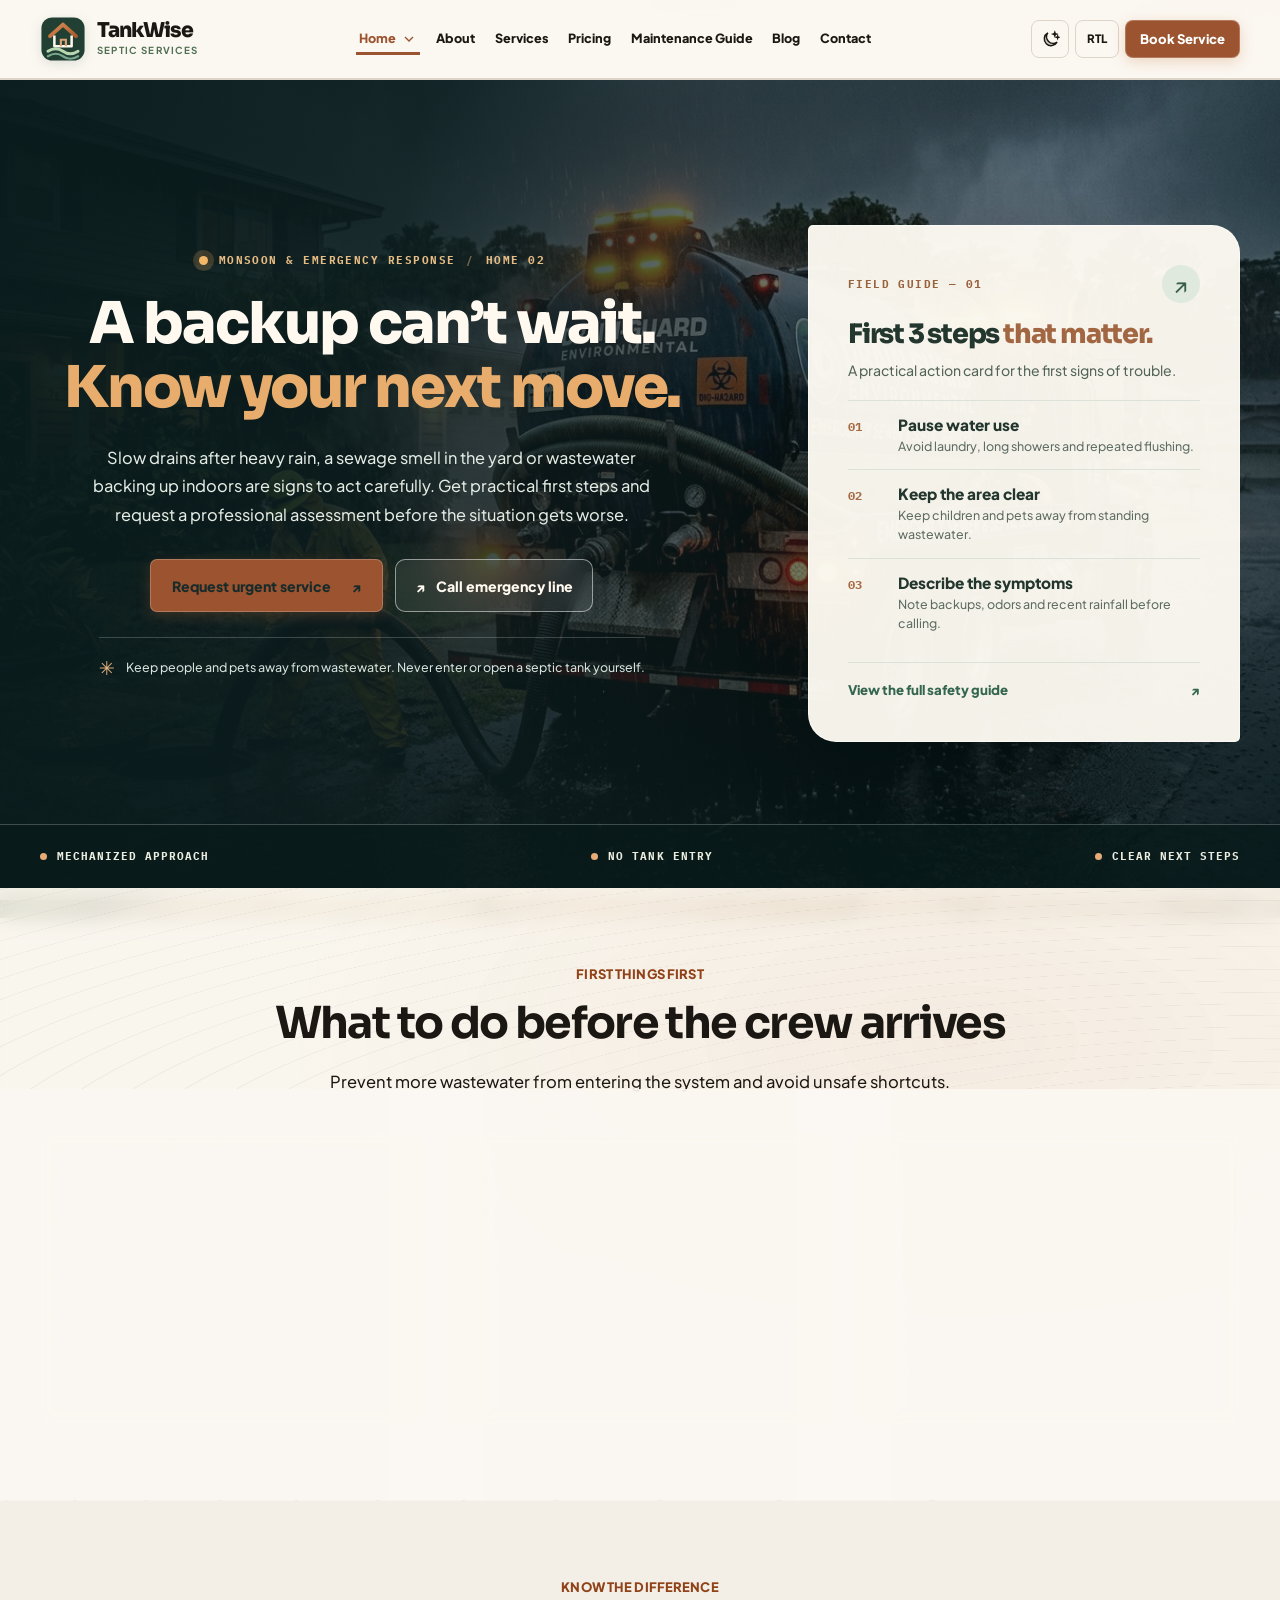
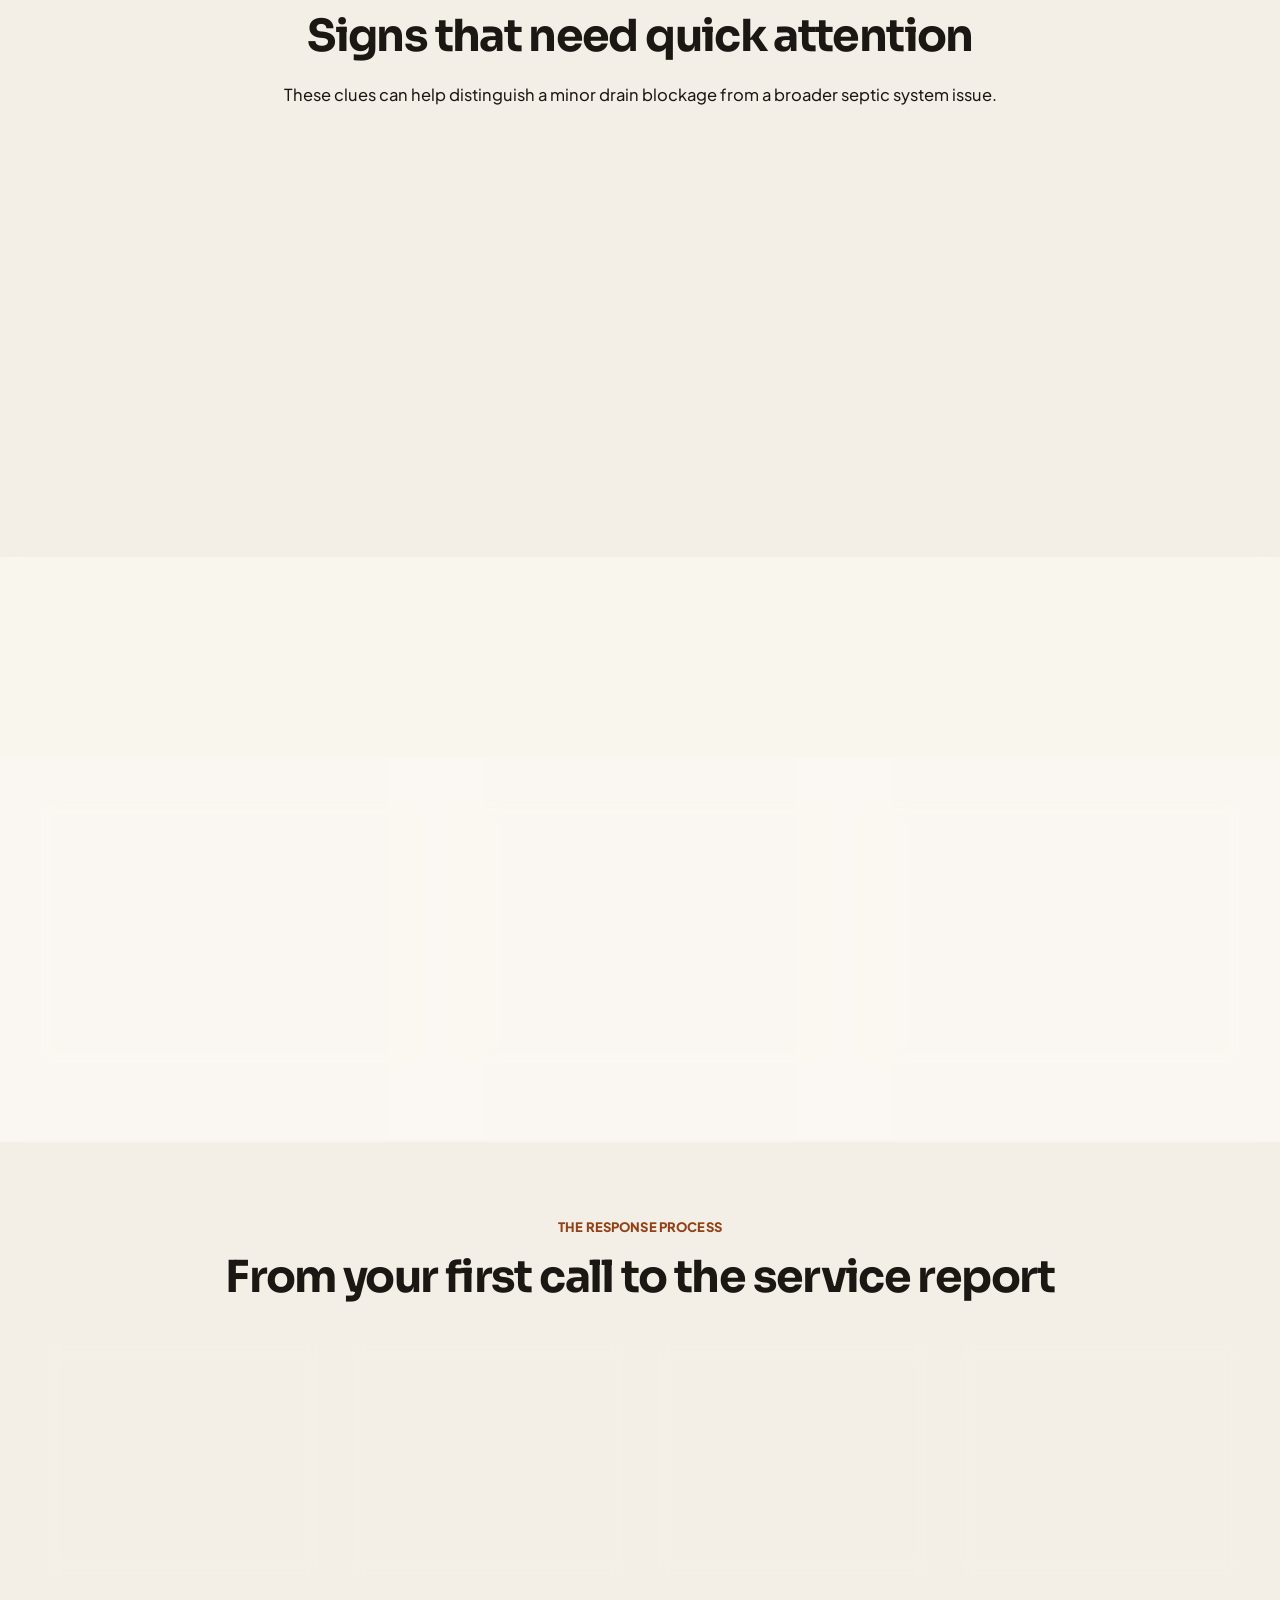
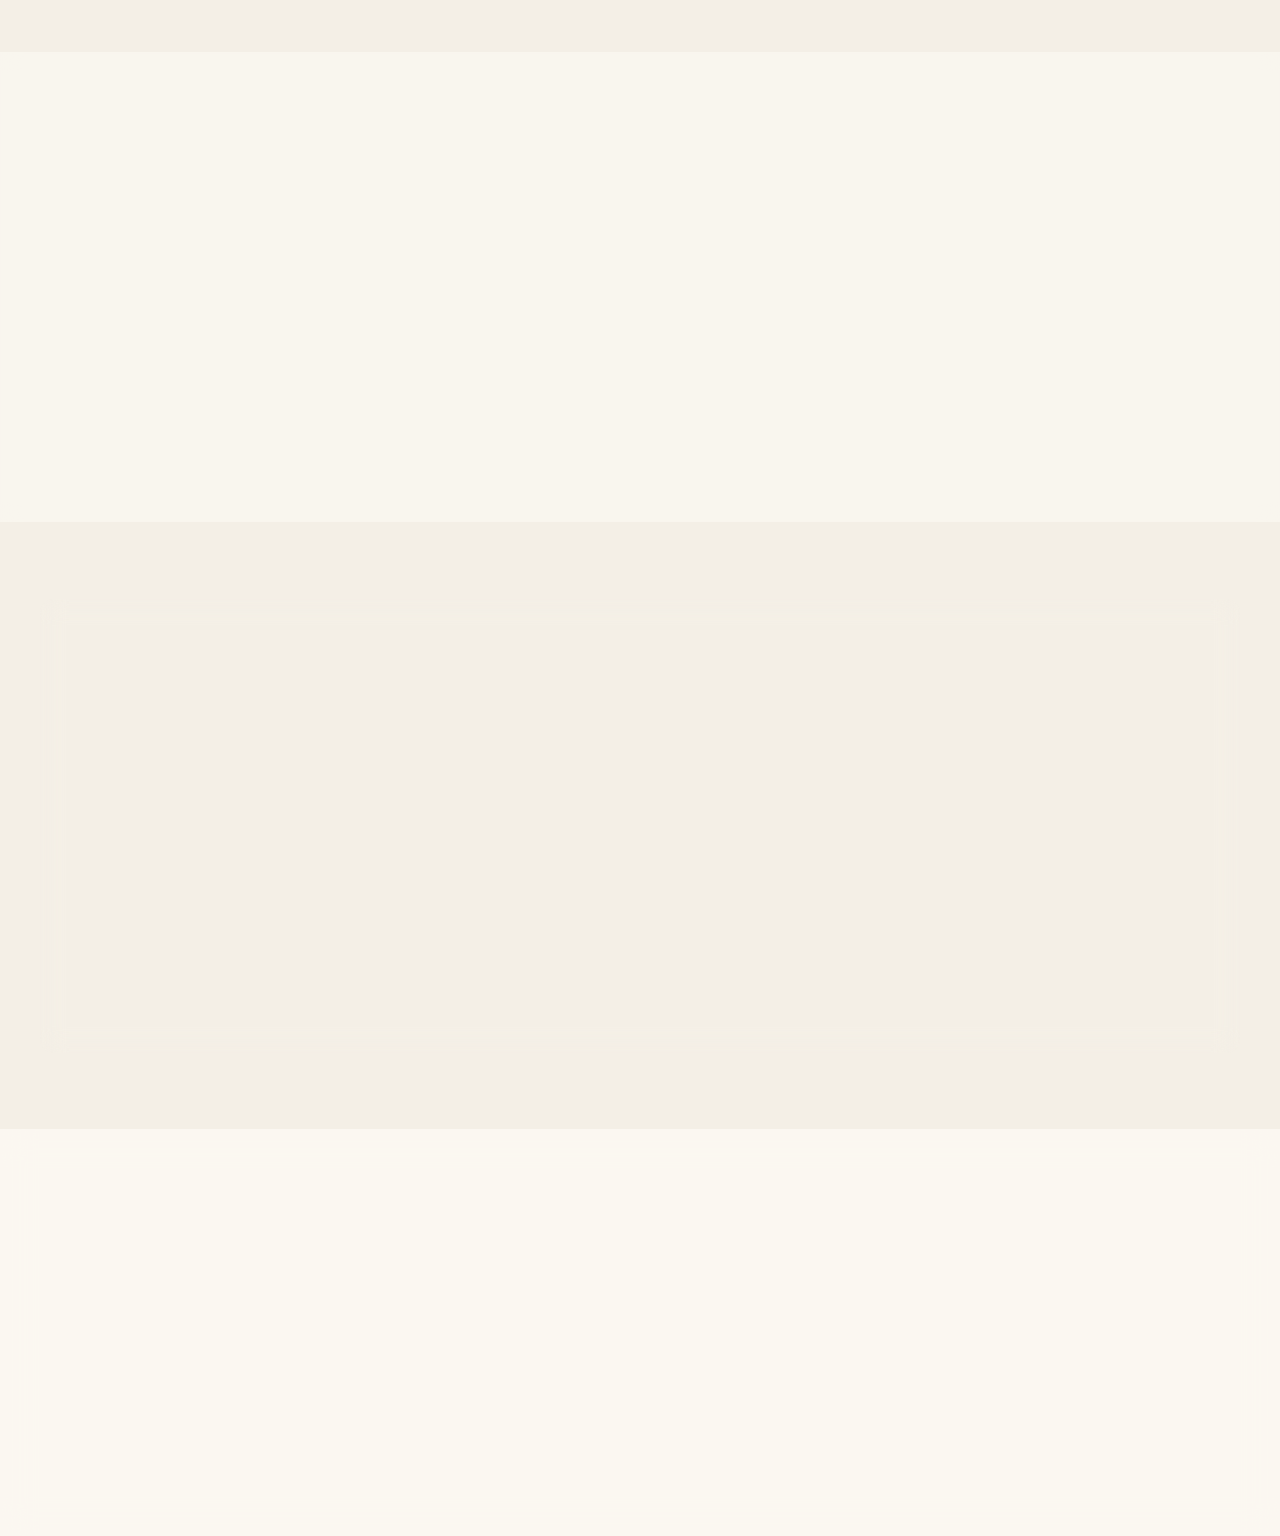
<file: TankWise/home-emergency.html>
<!doctype html><html lang="en"><head><meta charset="UTF-8"><meta name="viewport" content="width=device-width,initial-scale=1"><title>Emergency Septic and Monsoon Care Coimbatore | TankWise</title><meta name="description" content="Septic backup response, monsoon warning signs, safe next steps, drain field assessments and mechanized pumping in Coimbatore."><meta property="og:title" content="Emergency and Monsoon Septic Care | TankWise"><meta property="og:description" content="What to do when your septic system backs up or heavy rain exposes drainage problems."><meta property="og:type" content="website"><link rel="canonical" href="https://example.com/home-emergency.html"><link rel="icon" href="assets/icons/favicon.svg" type="image/svg+xml"><link rel="preconnect" href="https://fonts.googleapis.com">
<link rel="preconnect" href="https://fonts.gstatic.com" crossorigin>
<link rel="stylesheet" href="https://fonts.googleapis.com/css2?family=DM+Sans:wght@400;500;600;700;800&amp;family=Fraunces:opsz,wght@9..144,500;9..144,650;9..144,750&amp;family=IBM+Plex+Mono:wght@400;600&amp;display=swap">
<link rel="stylesheet" href="https://fonts.googleapis.com/css2?family=Manrope:wght@400;500;600;650;700;750;800&amp;family=Outfit:wght@400;500;600;650;700;750;800&amp;family=IBM+Plex+Mono:wght@400;500;600;700&amp;display=swap">
<link rel="stylesheet" href="https://fonts.googleapis.com/css2?family=Sora:wght@400;500;600;700;800&amp;family=Plus+Jakarta+Sans:wght@400;500;600;700;800&amp;display=swap">
<link rel="stylesheet" href="assets/css/bundle-home.css"><script defer src="assets/js/main.js"></script></head><body><div data-header></div><main id="main-content"><section class="hero emergency-hero tw-rapid-hero" aria-labelledby="tw-rapid-title">
  <!-- Full-bleed, photo-led emergency editorial: deliberately different from Home 1's text-and-image hero. -->
  <div class="tw-rapid-backdrop" aria-hidden="true">
    <img src="assets/images/home2-monsoon-response.jpg" alt="" fetchpriority="high" decoding="async" width="1344" height="768">
  </div>
  <div class="container tw-rapid-stage">
    <div class="tw-rapid-copy reveal show">
      <div class="tw-rapid-topline"><span class="tw-rapid-pulse" aria-hidden="true"></span> MONSOON &amp; EMERGENCY RESPONSE <span class="tw-rapid-topline-sep" aria-hidden="true">/</span> HOME 02</div>
      <h1 id="tw-rapid-title">A backup can’t wait. <span>Know your next move.</span></h1>
      <p>Slow drains after heavy rain, a sewage smell in the yard or wastewater backing up indoors are signs to act carefully. Get practical first steps and request a professional assessment before the situation gets worse.</p>
      <div class="tw-rapid-actions">
        <a class="btn tw-rapid-main-btn" href="contact.html?service=Emergency%20Backup%20Response">Request urgent service <span aria-hidden="true">↗</span></a>
        <a class="tw-rapid-call-btn" href="tel:+919876543210"><span aria-hidden="true">↗</span> Call emergency line</a>
      </div>
      <div class="tw-rapid-safety-note"><span class="tw-rapid-safety-symbol" aria-hidden="true">✳</span><span>Keep people and pets away from wastewater. Never enter or open a septic tank yourself.</span></div>
    </div>
    <aside class="tw-rapid-guide" aria-label="First response safety checklist">
      <div class="tw-rapid-guide-header"><span class="tw-rapid-mini-label">FIELD GUIDE <span aria-hidden="true">—</span> 01</span><span class="tw-rapid-guide-mark" aria-hidden="true">↗</span></div>
      <h2>First 3 steps <em>that matter.</em></h2>
      <p class="tw-rapid-guide-intro">A practical action card for the first signs of trouble.</p>
      <ol class="tw-rapid-steps">
        <li><span class="tw-rapid-step-no">01</span><span><strong>Pause water use</strong><small>Avoid laundry, long showers and repeated flushing.</small></span></li>
        <li><span class="tw-rapid-step-no">02</span><span><strong>Keep the area clear</strong><small>Keep children and pets away from standing wastewater.</small></span></li>
        <li><span class="tw-rapid-step-no">03</span><span><strong>Describe the symptoms</strong><small>Note backups, odors and recent rainfall before calling.</small></span></li>
      </ol>
      <a class="tw-rapid-guide-link" href="#response-steps">View the full safety guide <span aria-hidden="true">↗</span></a>
    </aside>
  </div>
  <div class="tw-rapid-footer"><div class="container tw-rapid-footer-content"><span><i aria-hidden="true"></i> MECHANIZED APPROACH</span><span><i aria-hidden="true"></i> NO TANK ENTRY</span><span><i aria-hidden="true"></i> CLEAR NEXT STEPS</span></div></div>
</section><section class="section topo" id="response-steps"><div class="container"><div class="section-heading center"><span class="section-kicker">FIRST THINGS FIRST</span><h2>What to do before the crew arrives</h2><p>Prevent more wastewater from entering the system and avoid unsafe shortcuts.</p></div><div class="grid cols-3 emergency-response-grid"><article class="card"><div class="card-body"><span class="stamp">01 / STOP</span><h3>Pause heavy water use</h3><p>Stop washing machines, long showers and repeated flushing until the cause is checked. Continuing water use can push a stressed tank or pipe over the edge.</p></div></article><article class="card"><div class="card-body"><span class="stamp">02 / ISOLATE</span><h3>Keep people away</h3><p>Keep children and pets clear of pooled wastewater and suspiciously soft ground. Do not open or enter the septic tank yourself.</p></div></article><article class="card"><div class="card-body"><span class="stamp">03 / CONTACT</span><h3>Explain the symptoms</h3><p>Note whether multiple fixtures are backing up, when the smell appeared and whether recent rainfall has soaked the drain field. Tell the team about tank access.</p></div></article></div></div></section><section class="section"><div class="container"><div class="section-heading center"><span class="section-kicker">KNOW THE DIFFERENCE</span><h2>Signs that need quick attention</h2><p>These clues can help distinguish a minor drain blockage from a broader septic system issue.</p></div><div class="grid cols-2"><article class="comparison warning"><h3>Call promptly for an assessment</h3><ul class="info-list"><li>Wastewater rising in the lowest shower or floor drain.</li><li>Several toilets and sinks slowing down at the same time.</li><li>Standing wastewater or a strong sewage smell around the tank.</li><li>A saturated drain field after persistent rain.</li></ul><div class="cta-center-wrap"><a class="btn" href="contact.html?service=Emergency%20Backup%20Response">Describe the problem</a></div></article><article class="comparison good"><h3>Plan preventive maintenance</h3><ul class="info-list"><li>Tank has not been pumped in several years.</li><li>You are unsure where access lids or risers are located.</li><li>One fixture drains slowly but the rest operate normally.</li><li>You want a pre-monsoon inspection and service record.</li></ul><div class="cta-center-wrap"><a class="btn" href="contact.html?service=Camera%20Inspection">Schedule an inspection</a></div></article></div></div></section><section class="section topo"><div class="container"><div class="section-heading center"><span class="section-kicker">PRE-MONSOON PREPARATION</span><h2>A simple seasonal checklist</h2><p>A little preparation before heavy rain is cheaper than improvising during a backup.</p></div><div class="grid cols-3 emergency-prep-grid"><article class="card"><div class="card-body"><h3>Confirm the last pumping date</h3><p>Check receipts or service notes. If you do not know when the tank was last serviced, book an inspection rather than guessing based on flushing speed.</p></div></article><article class="card"><div class="card-body"><h3>Protect the drain field</h3><p>Keep vehicles, stored materials and concentrated roof runoff away from the drain field. Compacted or flooded soil loses its ability to absorb wastewater.</p></div></article><article class="card"><div class="card-body"><h3>Make access practical</h3><p>Identify lids, clear the route for a vacuum truck and confirm road access. A crew cannot safely pump a tank it cannot locate or reach.</p></div></article></div></div></section><section class="section"><div class="container"><div class="section-heading center"><span class="section-kicker">THE RESPONSE PROCESS</span><h2>From your first call to the service report</h2></div><div class="grid cols-4"><article class="card"><div class="card-body"><h3>1. Describe</h3><p>We collect symptoms, address, access conditions and urgency.</p></div></article><article class="card"><div class="card-body"><h3>2. Assess</h3><p>The crew checks the tank, connections and visible drainage risks.</p></div></article><article class="card"><div class="card-body"><h3>3. Resolve safely</h3><p>Where appropriate, use mechanized pumping and recommend further inspection.</p></div></article><article class="card"><div class="card-body"><h3>4. Document</h3><p>You receive findings, limitations and practical next steps.</p></div></article></div></div></section><section class="section topo"><div class="container"><div class="section-heading center"><span class="section-kicker">COMMON QUESTIONS</span><h2>Emergency septic questions, answered</h2></div><div class="accordion" data-accordion><div><button class="faq-trigger" type="button" aria-expanded="false">Will pumping fix a flooded drain field?<span>+</span></button><div class="faq-answer" hidden><p>Not always. Pumping reduces tank contents, but saturated soil may still be unable to accept wastewater. An inspection helps determine whether weather conditions, blockages or drain field damage are responsible.</p></div></div><div><button class="faq-trigger" type="button" aria-expanded="false">Is a septic backup always an emergency?<span>+</span></button><div class="faq-answer" hidden><p>Wastewater entering living areas needs prompt attention due to contamination risk. Stop using the plumbing, keep people away from affected areas and contact a qualified service provider for safe assessment.</p></div></div><div><button class="faq-trigger" type="button" aria-expanded="false">Can I open the tank lid to check it?<span>+</span></button><div class="faq-answer" hidden><p>Do not attempt to enter or lean into a tank. Septic gases and unstable covers pose serious hazards. Let trained operators with appropriate equipment handle access and inspection.</p></div></div></div></div></section><section class="section page-end"><div class="container"><div class="cta-band"><div class="cta-text center"><span class="section-kicker">READY WHEN IT MATTERS</span><h2>Get a practical answer before the problem spreads.</h2><p>Tell us what you are seeing and we will help identify the safest next step. No tank entry, no guesswork.</p><div class="hero-cta-row"><a class="btn" href="contact.html?service=Emergency%20Backup%20Response">Request service</a><a class="btn btn-ghost" href="tel:+919876543210">Emergency call</a></div></div></div></div></section></main><div data-footer></div></body></html>
</file>
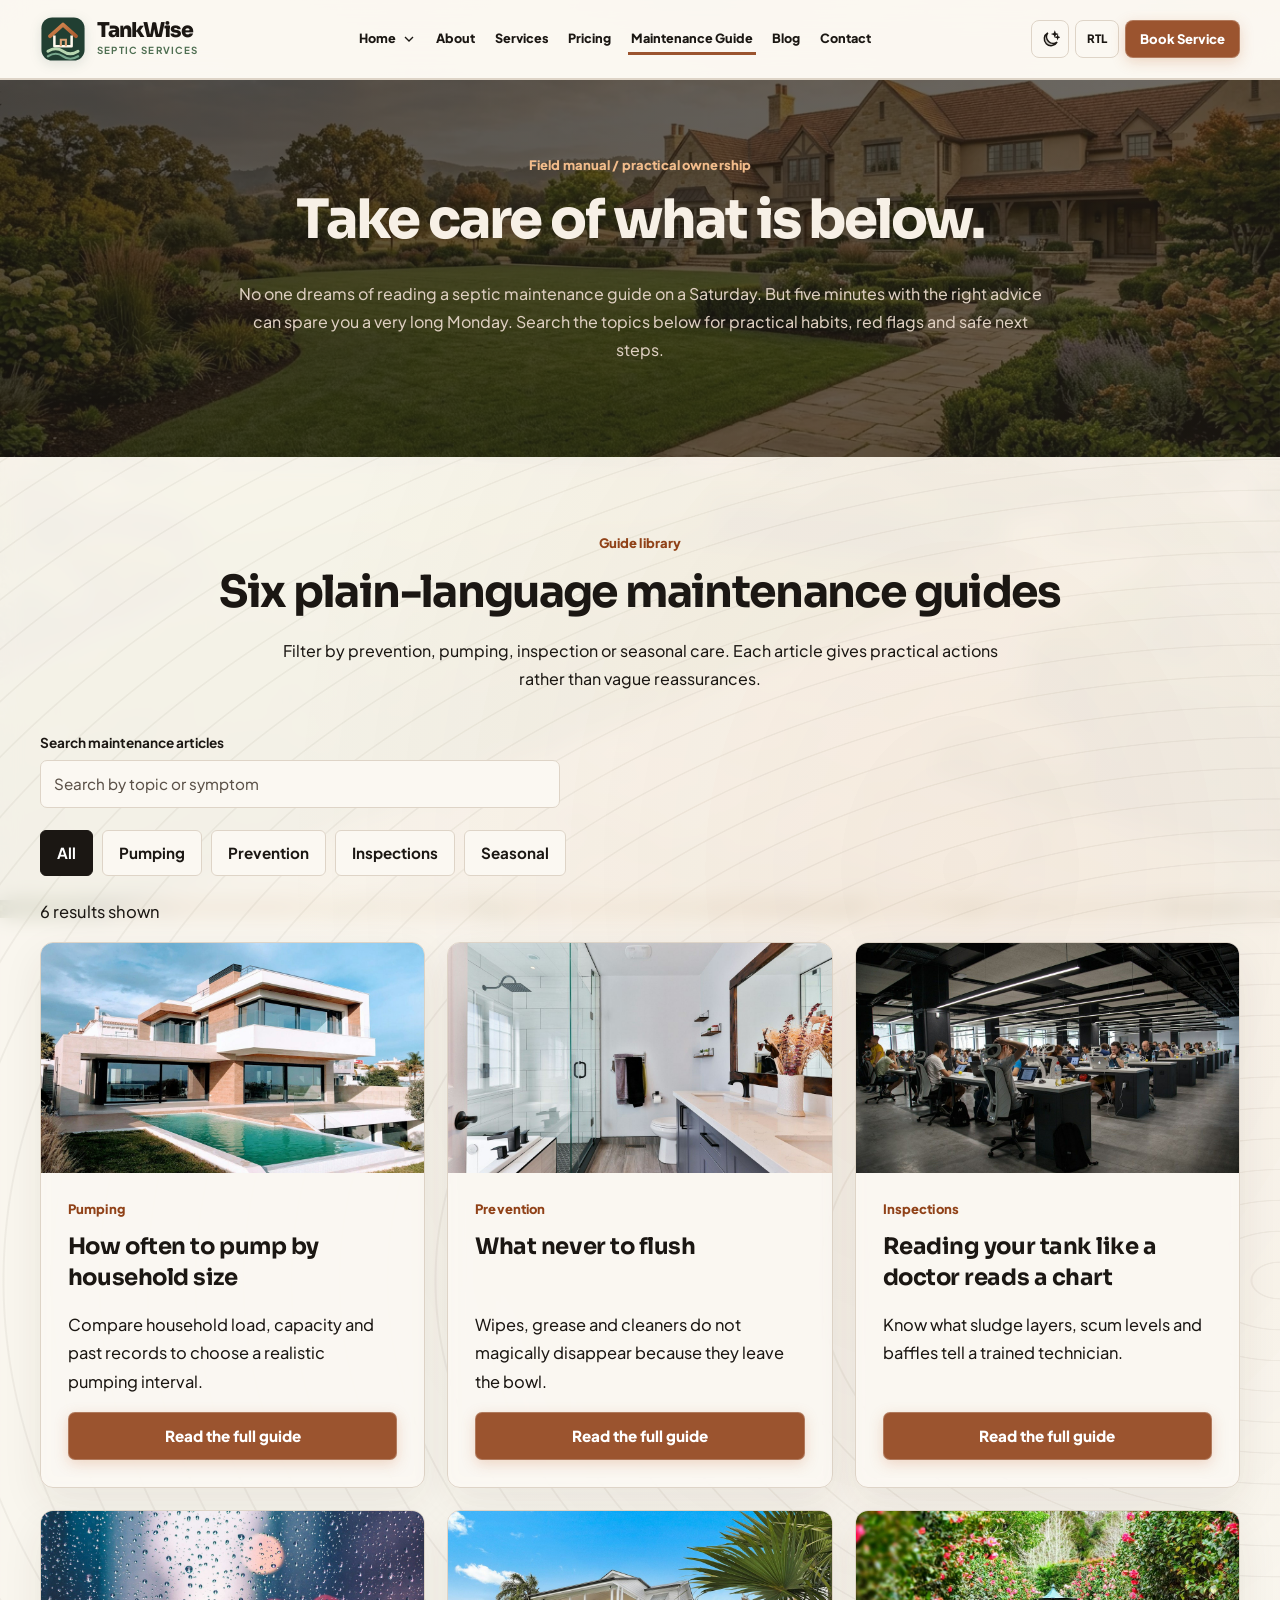
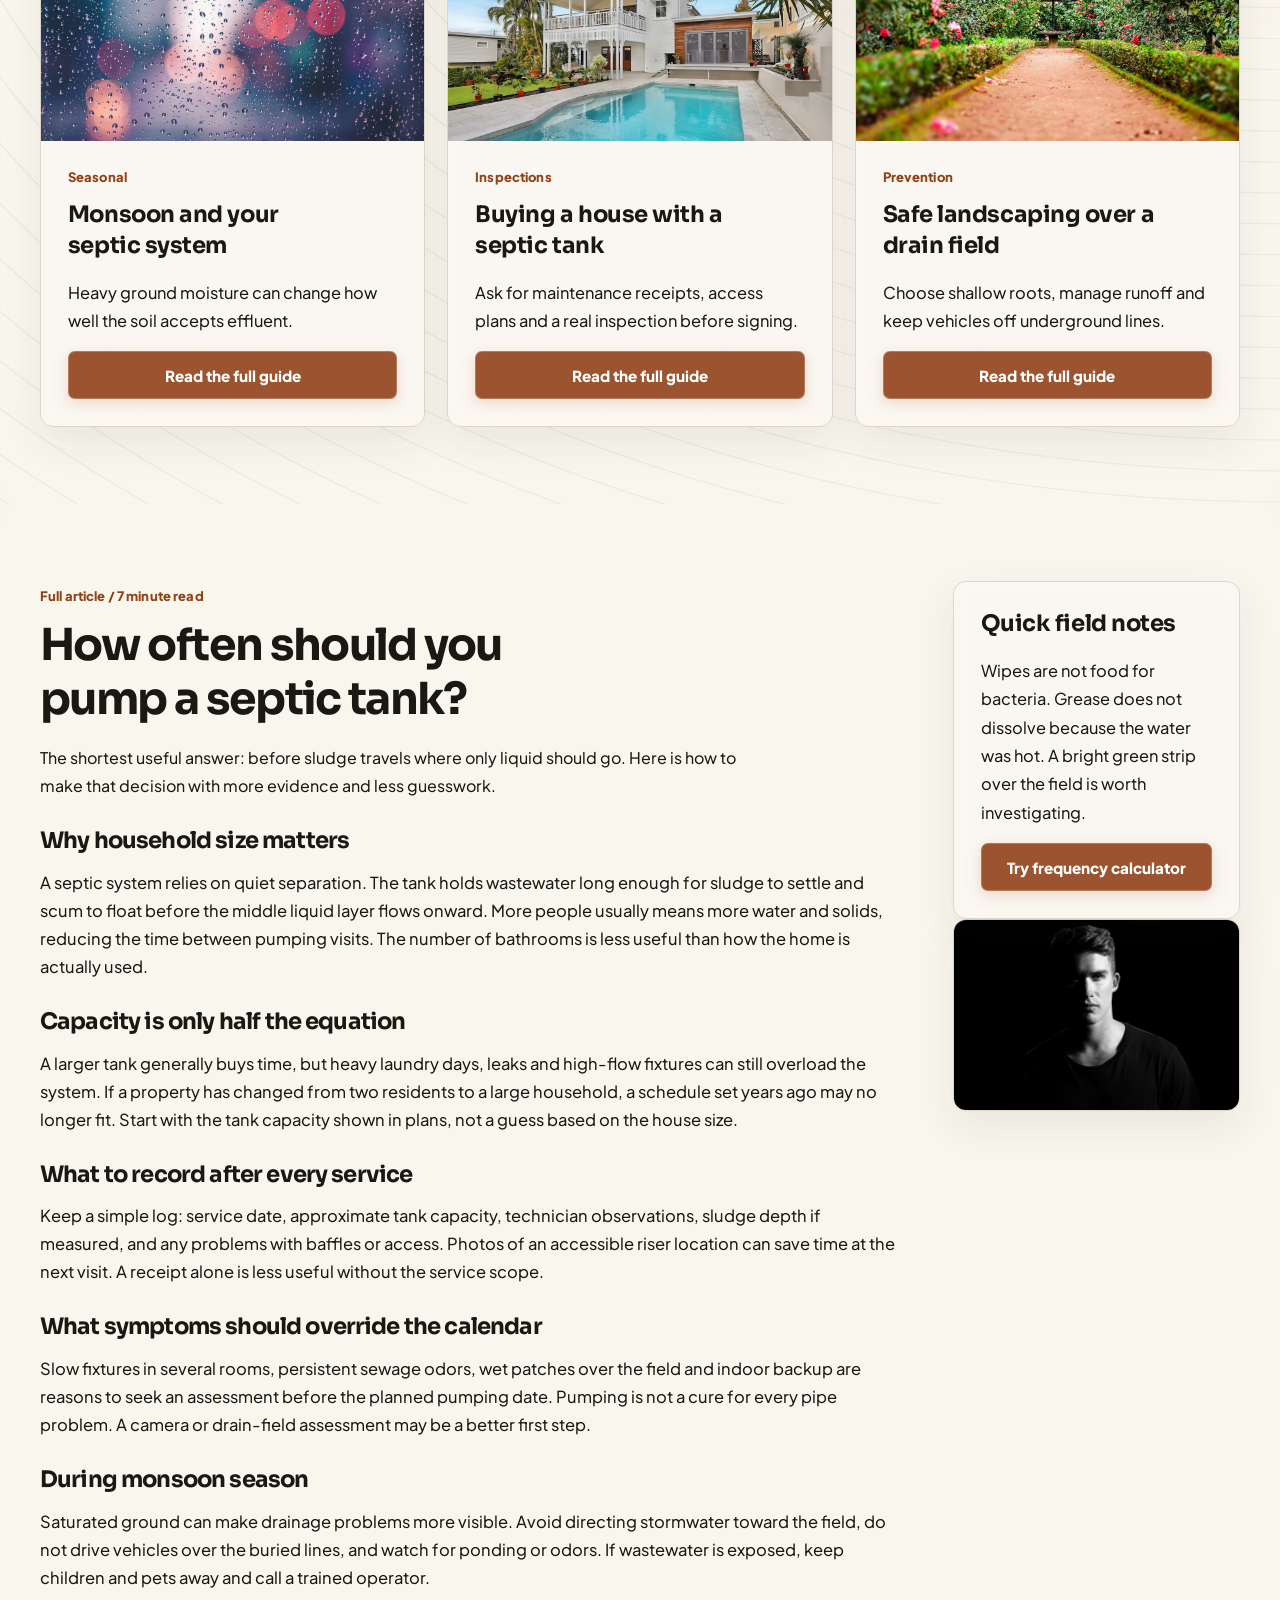
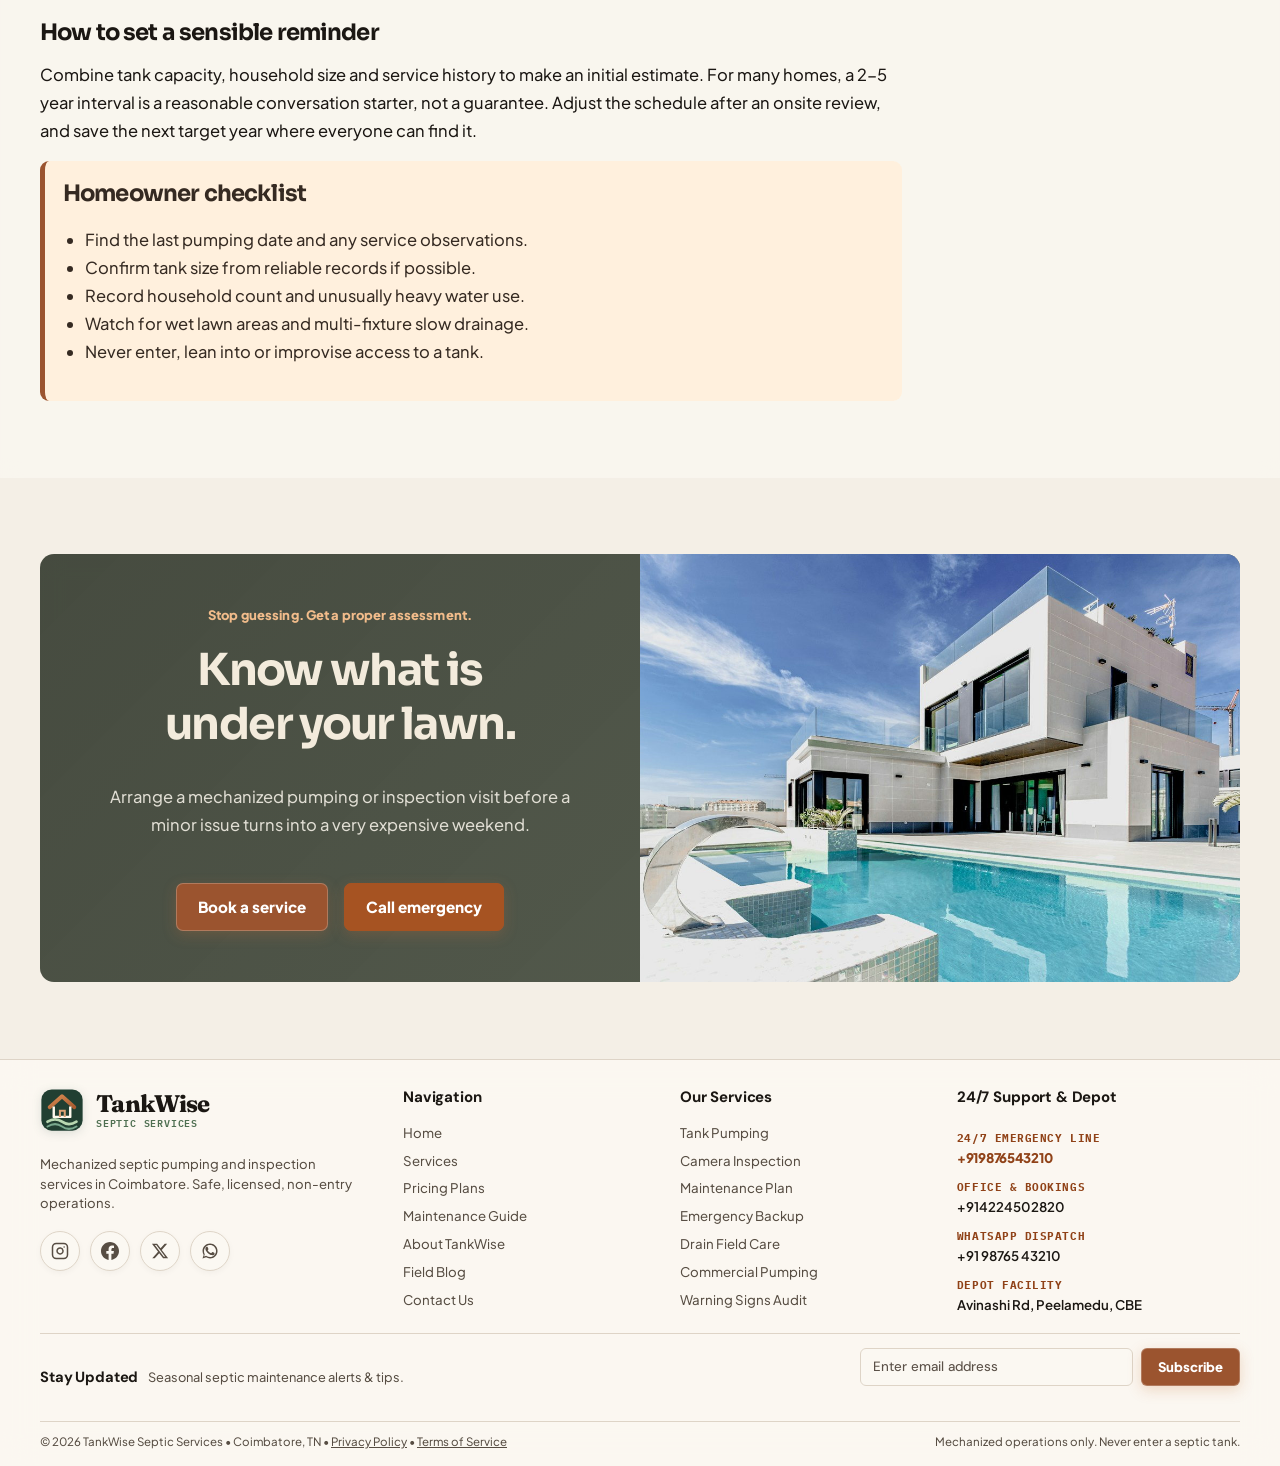
<file: TankWise/maintenance-guide.html>
<!doctype html><html lang="en"><head><meta charset="UTF-8"><meta name="viewport" content="width=device-width,initial-scale=1"><title>Septic Maintenance Guide and Homeowner Tips | TankWise Septic Services</title><meta name="description" content="Search septic tank pumping frequency, monsoon care, drain field landscaping, flushing and inspection advice."><meta property="og:title" content="Septic Maintenance Guide and Homeowner Tips | TankWise"><meta property="og:description" content="Search septic tank pumping frequency, monsoon care, drain field landscaping, flushing and inspection advice."><meta property="og:type" content="website"><meta property="og:url" content="https://example.com/maintenance-guide.html"><link rel="canonical" href="https://example.com/maintenance-guide.html"><link rel="icon" href="assets/icons/favicon.svg" type="image/svg+xml"><link rel="preconnect" href="https://fonts.googleapis.com">
<link rel="preconnect" href="https://fonts.gstatic.com" crossorigin>
<link rel="stylesheet" href="https://fonts.googleapis.com/css2?family=DM+Sans:wght@400;500;600;700;800&amp;family=Fraunces:opsz,wght@9..144,500;9..144,650;9..144,750&amp;family=IBM+Plex+Mono:wght@400;600&amp;display=swap">
<link rel="stylesheet" href="https://fonts.googleapis.com/css2?family=Manrope:wght@400;500;600;650;700;750;800&amp;family=Outfit:wght@400;500;600;650;700;750;800&amp;family=IBM+Plex+Mono:wght@400;500;600;700&amp;display=swap">
<link rel="stylesheet" href="https://fonts.googleapis.com/css2?family=Sora:wght@400;500;600;700;800&amp;family=Plus+Jakarta+Sans:wght@400;500;600;700;800&amp;display=swap">
<style data-embedded-from="bundle-services.css">
/* Consolidated from assets/css/style.css - original cascade order preserved. */


/* Consolidated from assets/css/layout-refinement.css - original cascade order preserved. */


/* Consolidated from assets/css/navbar-fix.css - original cascade order preserved. */


/* Consolidated from assets/css/home-pages.css - original cascade order preserved. */


/* Consolidated from assets/css/hero-cta-alignment.css - original cascade order preserved. */


/* Consolidated from assets/css/typography-refresh.css - original cascade order preserved. */


/* Consolidated from assets/css/typography-premium-v2.css - original cascade order preserved. */


/* Consolidated from assets/css/navbar-always-sticky.css - original cascade order preserved. */


/* Consolidated from assets/css/content-alignment-final.css - original cascade order preserved. */


/* Consolidated from assets/css/services-guide-polish.css - original cascade order preserved. */


/* Consolidated from assets/css/brand-refresh.css - original cascade order preserved. */


/* Consolidated from assets/css/ambient-theme-enhancement.css - original cascade order preserved. */


:root{--soil:#1b1713;--limestone:#f4efe6;--bone:#fbf8f2;--moss:#4f6f52;--copper:#c2703d;--clay:#8a6f5a;--sage:#a9bfa0;--bg:#f4efe6;--card:#fbf8f2;--text:#1b1713;--muted:#61574e;--line:#ded4c7;--headbg:rgba(251,248,242,.95);--shadow:0 15px 40px rgba(45,34,22,.08)}html.dark{--bg:#1b1713;--card:#29241f;--text:#f4efe6;--muted:#c6b6a3;--line:#51473c;--headbg:rgba(27,23,19,.95);--shadow:0 15px 40px rgba(0,0,0,.3)}*{box-sizing:border-box}html{scroll-behavior:smooth}body{margin:0;background:var(--bg);color:var(--text);font:16px/1.65 'DM Sans',Arial,sans-serif;overflow-x:hidden}button,input,select,textarea{font:inherit}button,a{touch-action:manipulation}a{color:inherit;text-decoration:none}img,svg{max-width:100%}img{display:block}p{margin:.5rem 0 1rem}h1,h2,h3,h4{font-family:'Fraunces',Georgia,serif;line-height:1.13;letter-spacing:-.028em;margin:0 0 17px}h1{font-size:clamp(2.9rem,6.4vw,6.5rem)}h2{font-size:clamp(2.1rem,4vw,3.55rem)}h3{font-size:1.46rem}h4{font-size:1.15rem}ul{padding-inline-start:22px}.container{width:min(1200px,calc(100% - 42px));margin-inline:auto}.section{padding:86px 0;position:relative}.section.tight{padding:58px 0}.paper{background:var(--card)}.ink{background:var(--soil);color:#f4efe6}.topo{background-image:radial-gradient(ellipse at 75% 25%,rgba(194,112,61,.08),transparent 50%),repeating-radial-gradient(ellipse at 100% 50%,transparent 0 27px,rgba(122,114,93,.08) 28px 29px,transparent 30px 48px)}.section-kicker,.mono,.eyebrow{font:600 .76rem 'IBM Plex Mono',monospace;letter-spacing:.12em;text-transform:uppercase;color:var(--copper)}.lead{font-size:1.18rem;line-height:1.8;max-width:740px}.muted{color:var(--muted)}.row{display:flex;gap:16px;align-items:center;flex-wrap:wrap}.center{text-align:center}.center .lead{margin-inline:auto}.section-head{max-width:760px;margin-bottom:32px}.section-head.center{margin-inline:auto}.grid{display:grid;gap:22px}.cols-2{grid-template-columns:repeat(2,minmax(0,1fr))}.cols-3{grid-template-columns:repeat(3,minmax(0,1fr))}.cols-4{grid-template-columns:repeat(4,minmax(0,1fr))}.split{display:grid;grid-template-columns:1fr 1fr;gap:46px;align-items:center}.card{background:var(--card);border:1px solid var(--line);border-radius:15px;overflow:hidden;box-shadow:var(--shadow);transition:transform .3s,box-shadow .3s,border-color .3s}.card:hover{transform:translateY(-5px);border-color:var(--copper);box-shadow:0 22px 44px rgba(60,40,20,.14)}.card-body{padding:26px}.card-image{width:100%;height:205px;object-fit:cover;background:#c6bca6}.card .btn{margin-top:auto}.card-body.flex{display:flex;flex-direction:column;height:100%}.btn{display:inline-flex;gap:8px;align-items:center;justify-content:center;padding:12px 21px;min-height:48px;border-radius:7px;border:1px solid transparent;background:var(--copper);color:#fff;font-weight:800;cursor:pointer;transition:transform .22s,background .22s,box-shadow .22s;text-align:center}.btn:hover{transform:translateY(-2px);box-shadow:0 9px 24px rgba(194,112,61,.23);background:#a55a2e}.btn-dark{background:var(--moss)}.btn-dark:hover{background:#3d5841}.btn-ghost{border-color:currentColor;background:transparent;color:inherit}.btn-ghost:hover{background:rgba(194,112,61,.14);color:inherit}.btn-sm{padding:8px 12px;min-height:38px;font-size:.84rem}.stamp{display:inline-block;font:600 .7rem 'IBM Plex Mono',monospace;letter-spacing:.05em;padding:8px 11px;border:1px solid currentColor;border-radius:2px;transform:rotate(-2deg)}.tag{padding:5px 9px;border:1px solid var(--line);border-radius:4px;font-size:.75rem;color:var(--muted)}.price{font:600 1.08rem 'IBM Plex Mono',monospace;color:var(--copper)}.site-header{position:sticky;top:0;z-index:100;background:var(--headbg);backdrop-filter:blur(16px);border-bottom:1px solid var(--line);transition:box-shadow .25s}.site-header.shrink{box-shadow:0 10px 26px rgba(0,0,0,.1)}.head-inner{display:flex;align-items:center;gap:22px;min-height:86px;transition:min-height .25s}.shrink .head-inner{min-height:69px}.brand{display:inline-flex;gap:11px;align-items:center;flex:none}.brand-mark{width:43px;height:43px;border-radius:8px;background:var(--soil);display:grid;place-items:center;color:#e7bc85;font:700 20px 'Fraunces'}.brand-copy{display:grid;line-height:1.1}.brand-copy strong{font:750 1.5rem 'Fraunces'}.brand-copy small{font:.62rem 'IBM Plex Mono';letter-spacing:.06em;color:var(--muted)}.nav{display:flex;align-items:center;gap:17px;margin-inline:auto}.nav a{font-size:.88rem;font-weight:800;padding:8px 2px;position:relative;white-space:nowrap}.nav a[aria-current=page]::after,.nav a:hover::after{position:absolute;content:'';height:3px;background:var(--copper);bottom:1px;inset-inline:0}.header-tools{display:flex;gap:7px;align-items:center;margin-inline-start:auto}.icon-btn{height:40px;min-width:40px;border:1px solid var(--line);border-radius:7px;background:var(--card);color:var(--text);font-weight:800;cursor:pointer}.emergency-chip{font:.75rem 'IBM Plex Mono';background:#33241e;color:#f4ddd0;padding:10px 12px;border-radius:6px;white-space:nowrap;border:1px solid #946243}.mobile-toggle{display:none}.hero{position:relative;padding:94px 0 110px;min-height:660px;display:flex;align-items:center;background:#201c17;color:#f8f0e4;overflow:hidden}.hero:after{content:'';position:absolute;inset:0;pointer-events:none;background:repeating-linear-gradient(12deg,transparent 0 45px,rgba(255,255,255,.012) 45px 46px)}.hero-shell{display:grid;grid-template-columns:1.05fr .95fr;gap:50px;align-items:center;position:relative;z-index:1}.hero h1{margin:20px 0 22px}.hero h1 em{color:#e2b17d;font-style:normal}.hero p{color:#e4dacf;font-size:1.12rem;max-width:600px}.hero-media{border:9px solid #494036;position:relative;transform:rotate(1.3deg);box-shadow:26px 30px 0 -12px rgba(194,112,61,.35)}.hero-media img{width:100%;height:430px;object-fit:cover}.hero-media:after{content:'FIELD NOTES / 01';position:absolute;bottom:20px;inset-inline-start:20px;padding:7px 12px;background:#211d18;color:#f5e8d7;font:600 .68rem 'IBM Plex Mono'}.trust-list{display:flex;gap:10px;flex-wrap:wrap;margin:28px 0}.hero .stamp{color:#e2cfaf;border-color:#7b6b57}.strata{height:24px;background:linear-gradient(to bottom,#c29b75 0 5px,#735440 5px 12px,#3a332b 12px 17px,#9b865d 17px 24px)}.visual{width:100%;border-radius:16px;object-fit:cover;box-shadow:var(--shadow);border:1px solid var(--line);background:#d7c5a5}.visual.large{height:420px}.spec{display:flex;align-items:baseline;gap:10px;border-bottom:1px solid var(--line);padding:12px 0}.spec strong{font:700 2.1rem 'IBM Plex Mono';color:var(--copper)}.detail-note{border-inline-start:4px solid var(--copper);background:var(--card);padding:16px 18px;border-radius:0 8px 8px 0}.comparison{border:1px solid var(--line);border-radius:14px;padding:26px;background:var(--card)}.warning{border-top:4px solid #a04437}.good{border-top:4px solid var(--moss)}.stat-band{display:grid;grid-template-columns:repeat(4,1fr);gap:28px;background:#30291f;color:#eee5d8;padding:40px;border-radius:15px}.stat-num{font:700 clamp(2rem,4vw,3.4rem) 'IBM Plex Mono';color:#e4b37f;display:block}.form-grid{display:grid;grid-template-columns:repeat(2,1fr);gap:16px}.field{display:grid;gap:6px;margin-bottom:12px}.field>span,.field>label{font-weight:700;font-size:.85rem}.input,select,textarea{width:100%;padding:12px 13px;border:1px solid var(--line);background:var(--card);color:var(--text);border-radius:7px;min-height:46px}textarea{min-height:118px;resize:vertical}.field-error{color:#bb4834;font-size:.75rem;min-height:1em}.checks{display:flex;flex-wrap:wrap;gap:13px}.checks label{display:inline-flex;gap:8px;align-items:center;font-size:.85rem}.switch-row{display:flex;gap:10px;align-items:center;flex-wrap:wrap}.result{background:#2a362c;border-radius:9px;color:#f5f0e6;padding:22px;margin-top:16px}.result[hidden],[hidden]{display:none!important}.accordion{border:1px solid var(--line);border-radius:12px;overflow:hidden}.faq-trigger{display:flex;justify-content:space-between;align-items:center;width:100%;padding:17px 20px;text-align:start;border:0;border-bottom:1px solid var(--line);background:var(--card);color:var(--text);font-weight:800;cursor:pointer}.faq-answer{padding:7px 20px 18px;background:var(--card);border-bottom:1px solid var(--line)}.faq-answer p{margin:0}.filter-bar{display:flex;gap:9px;flex-wrap:wrap;margin:22px 0}.filter{background:var(--card);color:var(--text);border:1px solid var(--line);border-radius:6px;padding:9px 16px;font-weight:800;cursor:pointer}.filter.active{background:var(--soil);color:#fff;border-color:var(--soil)}html.dark .filter.active{background:var(--copper)}.hotspot-wrap{position:relative}.hotspot-image{width:100%;border-radius:14px;border:1px solid var(--line)}.hotspot{position:absolute;width:32px;height:32px;border:3px solid #fff;border-radius:50%;background:var(--copper);color:#fff;font:800 .9rem 'IBM Plex Mono';cursor:pointer;box-shadow:0 0 0 6px rgba(194,112,61,.22);animation:pulse 2.8s infinite}.hotspot.active{background:#355e45;transform:scale(1.15)}.steps{counter-reset:step}.step{position:relative;padding:17px 16px 17px 68px;border-inline-start:1px solid var(--line);margin-inline-start:16px}.step:before{counter-increment:step;content:counter(step,decimal-leading-zero);position:absolute;inset-inline-start:-18px;top:16px;background:var(--copper);color:#fff;border-radius:50%;font:700 .73rem 'IBM Plex Mono';width:35px;height:35px;display:grid;place-items:center}.step h3{margin-bottom:6px}.flip{min-height:170px;cursor:pointer;position:relative}.flip .fact{display:none}.flip.is-open .myth{display:none}.flip.is-open .fact{display:block}.site-footer{background:var(--headbg);color:var(--text);border-top:1px solid var(--line);padding:64px 0 27px}.footer-grid{display:grid;grid-template-columns:1.55fr repeat(4,1fr);gap:30px}.footer-grid h3{font:700 1.06rem 'DM Sans';margin-bottom:14px}.footer-grid a{display:block;font-size:.83rem;color:#d0c4b3;margin:9px 0}.footer-grid a:hover{color:#e7aa76}.footer-grid p{font-size:.87rem;color:#d0c4b3}.footer-bottom{border-top:1px solid #494037;margin-top:45px;padding-top:20px;font-size:.75rem;color:#c1b1a1;display:flex;justify-content:space-between;gap:20px}.bottom-call{display:none}.cta-band{background:#353b30;color:#f3ebdc;border-radius:17px;overflow:hidden}.cta-band .split{gap:0}.cta-band .cta-text{padding:38px}.cta-band img{width:100%;height:370px;object-fit:cover}.cta-band p{color:#e1ded4}.page-hero{padding:80px 0 64px;background:var(--soil);color:#f7f0e6}.page-hero h1{font-size:clamp(2.9rem,5vw,5rem)}.page-hero p{max-width:820px;color:#decfc1}.page-hero .section-kicker{color:#e0a26f}.table-wrap{overflow:auto}.data-table{border-collapse:collapse;width:100%;min-width:650px}.data-table th,.data-table td{text-align:start;border-bottom:1px solid var(--line);padding:14px}.data-table th{background:var(--card);font-size:.83rem}.info-list li{margin-bottom:10px}.map-frame{height:300px;width:100%;border:0;border-radius:12px}.notice{background:#fff0dd;color:#352a22;border-left:5px solid var(--copper);padding:18px;border-radius:9px}.photo-preview{width:140px;max-height:110px;object-fit:cover;margin-top:9px}.timeline{display:grid;gap:16px}.service-card .card-body{min-height:350px}.page-end{padding-bottom:0}.focus-ring:focus-visible,.btn:focus-visible,button:focus-visible,a:focus-visible,input:focus-visible,select:focus-visible,textarea:focus-visible{outline:3px solid var(--copper);outline-offset:3px}.reveal{opacity:0;transform:translateY(22px);transition:opacity .7s ease,transform .7s ease}.reveal.show{opacity:1;transform:none}.toast-container{position:fixed;inset-block-end:25px;inset-inline-end:25px;z-index:500}.toast{padding:13px 18px;background:var(--soil);color:#fff;border-left:4px solid var(--copper);margin-top:8px;box-shadow:var(--shadow)}@keyframes pulse{50%{box-shadow:0 0 0 12px rgba(194,112,61,.06)}}@media(max-width:1160px){.nav{gap:10px}.nav a{font-size:.8rem}.emergency-chip{font-size:.67rem}.brand-copy strong{font-size:1.24rem}}@media(max-width:990px){.mobile-toggle{display:block}.nav{display:none;position:absolute;top:100%;left:0;right:0;background:var(--card);padding:18px 22px;box-shadow:var(--shadow);border-bottom:1px solid var(--line);flex-direction:column;align-items:stretch;margin:0;max-height:calc(100vh - 88px);overflow:auto}.nav.open{display:flex}.nav a{font-size:1rem;padding:12px}.nav a[aria-current=page]::after,.nav a:hover::after{inset-inline:auto auto;left:0;right:0;width:35px;bottom:5px}.header-book{display:none}.hero-shell{grid-template-columns:1fr}.hero{padding:66px 0}.hero-media img{height:340px}.footer-grid{grid-template-columns:repeat(3,1fr)}.footer-grid>div:first-child{grid-column:span 3}.cols-4{grid-template-columns:repeat(2,minmax(0,1fr))}.split{gap:25px}}@media(max-width:700px){.section{padding:58px 0}.container{width:min(100% - 28px,1200px)}.grid.cols-2,.grid.cols-3,.grid.cols-4,.split,.form-grid{grid-template-columns:1fr}.hero h1{font-size:clamp(2.55rem,12vw,4.2rem)}.hero-media img{height:260px}.stat-band{grid-template-columns:repeat(2,1fr);gap:22px;padding:22px}.footer-grid{grid-template-columns:repeat(2,minmax(0,1fr))}.footer-grid>div:first-child{grid-column:span 2}.footer-bottom{flex-direction:column}.bottom-call{position:fixed;z-index:80;display:grid;grid-template-columns:1fr 1fr;bottom:0;left:0;right:0;background:var(--soil);padding:9px 12px;gap:10px;border-top:1px solid var(--copper)}.bottom-call .btn{min-height:45px;font-size:.85rem}.site-footer{padding-bottom:95px}.emergency-chip{display:none}.head-inner{min-height:70px;gap:9px}.brand-mark{width:36px;height:36px}.brand-copy strong{font-size:1.1rem}.brand-copy small{font-size:.52rem}.icon-btn{height:36px;min-width:35px}.header-tools{gap:3px}.card-image{height:195px}.cta-band .split img{height:240px}.cta-band .cta-text{padding:26px}}@media(max-width:370px){.brand-copy strong{font-size:.94rem}.brand-copy small{font-size:.45rem}.brand{gap:6px}.header-tools{gap:2px}.icon-btn{min-width:33px}.footer-grid{gap:19px}}html[dir=rtl] .nav,html[dir=rtl] .row{direction:rtl}html[dir=rtl] .step{padding:17px 68px 17px 16px}html[dir=rtl] .detail-note,html[dir=rtl] .notice{border-left:0;border-right:4px solid var(--copper)}html[dir=rtl] .service-card{text-align:right}html[dir=rtl] .footer-grid{text-align:right}@media(prefers-reduced-motion:reduce){*,*:before,*:after{animation:none!important;transition:none!important;scroll-behavior:auto!important}.reveal{opacity:1;transform:none}}


/* TankWise Groundwork layout refinement: structural lessons from reference, no visual assets or theme reused. */
:root{--layout-max:1200px;--section-gap:clamp(58px,6vw,88px)}
html{scroll-padding-top:85px}body{min-width:320px}main{overflow:clip}.container{width:min(var(--layout-max),calc(100% - 40px))}
.section{padding-block:var(--section-gap)}.section.tight{padding-block:clamp(44px,4vw,60px)}
h1,h2,h3,h4{overflow-wrap:break-word;text-wrap:balance}h1{font-size:clamp(2.85rem,5.7vw,5.6rem);line-height:1.09}h2{font-size:clamp(2rem,3.5vw,3.25rem);line-height:1.17}h3{font-size:clamp(1.25rem,1.6vw,1.48rem);line-height:1.25}.lead{line-height:1.7}
.section-head{max-width:850px;margin-bottom:clamp(25px,3vw,40px)}.section-head.center{max-width:830px}.section-head .lead{max-width:720px}.section-kicker,.eyebrow{display:inline-block;margin-bottom:13px;line-height:1.5}
.hero{min-height:620px;padding:86px 0 90px}.hero-shell{grid-template-columns:minmax(0,1.03fr) minmax(0,.97fr);gap:clamp(28px,4vw,58px)}.hero-media{transform:none;border:1px solid #6b5947;border-radius:14px;overflow:hidden;box-shadow:0 22px 60px rgba(0,0,0,.26)}.hero-media img{height:430px;object-fit:cover}.hero-media:after{border-radius:3px;bottom:14px}.hero h1{max-width:750px}.hero p{line-height:1.7}.trust-list{row-gap:12px}
.stamp{transform:none;border-radius:5px;font-weight:700;white-space:normal}.strata{height:9px;background:linear-gradient(90deg,#907054,#c2703d 32%,#4f6f52 65%,#d3b990);opacity:.76}.visual,.visual.large{border-radius:13px}.visual.large{height:clamp(310px,32vw,420px);object-fit:cover}
.grid{align-items:stretch}.grid>*,.split>*{min-width:0}.card{display:flex;flex-direction:column;min-width:0;border-radius:13px}.card-body{padding:clamp(19px,2.1vw,26px);flex:1}.card-image{flex:none;width:100%;height:clamp(190px,19vw,230px);object-fit:cover}.service-card .card-body{min-height:0;display:flex;flex-direction:column;align-items:stretch}.service-card .card-body>.row:last-child,.card-body.flex>.row:last-child{margin-top:auto;padding-top:16px}.card h3{margin-bottom:12px}.card p{line-height:1.65}.card:hover{transform:translateY(-4px)}
.split{grid-template-columns:repeat(2,minmax(0,1fr));gap:clamp(26px,4vw,56px);align-items:center}.split>img,.split>.visual{width:100%}.comparison{height:100%;border-radius:12px}.comparison h3{margin-bottom:12px}
.step{padding-block:19px;min-width:0}.step:before{inset-inline-start:-18px}.stat-band{border-radius:12px;gap:24px}.stat-band>*{min-width:0}.stat-num{font-size:clamp(1.9rem,3vw,3.1rem)}.flip{min-height:185px;justify-content:flex-start}.flip .fact,.flip .myth{line-height:1.65}
.cta-band{border-radius:14px}.cta-band .split{gap:0}.cta-band .cta-text{padding:clamp(26px,4vw,54px)}.cta-band h2{max-width:630px}.cta-band img{height:clamp(300px,30vw,410px);border:0;border-radius:0;box-shadow:none}.page-end{padding-bottom:0}.page-hero{padding:clamp(65px,6vw,86px) 0}.page-hero h1{max-width:950px}.page-hero p{max-width:830px;line-height:1.75}
.footer-grid{gap:clamp(20px,2.4vw,34px)}.footer-grid>*{min-width:0}.footer-grid h3{line-height:1.4}.site-footer{padding-top:62px}.nav{gap:clamp(10px,1.15vw,17px)}.nav a{letter-spacing:0}.head-inner{gap:clamp(10px,1.2vw,20px)}
.input,select,textarea{max-width:100%}.field{min-width:0}.form-grid{gap:14px 18px}.map-frame{max-width:100%}.table-wrap{max-width:100%}
html.dark .paper{background:var(--card)}html.dark .card,html.dark .comparison,html.dark .accordion,html.dark .faq-trigger,html.dark .faq-answer{color:var(--text)}html.dark .muted{color:var(--muted)}html.dark .filter.active{color:#1b1713;background:#e2ad7d}html.dark input::placeholder,html.dark textarea::placeholder{color:#c6b6a3;opacity:1}
html[dir=rtl] .detail-note{border-inline-start:4px solid var(--copper);border-radius:8px 0 0 8px}html[dir=rtl] .step{padding:19px 68px 19px 16px}html[dir=rtl] .step:before{inset-inline-start:-18px}html[dir=rtl] .nav a[aria-current=page]::after{left:0;right:0}html[dir=rtl] .faq-trigger{text-align:start}
@media(max-width:990px){.hero-shell{grid-template-columns:1fr}.hero{min-height:0}.hero-media{width:100%}.hero-media img{height:min(420px,46vw)}.nav{gap:0}.footer-grid{grid-template-columns:repeat(3,minmax(0,1fr))}.footer-grid>*{min-width:0}.service-card .card-body{min-height:0}}
@media(max-width:700px){.container{width:calc(100% - 30px)}.section{padding-block:56px}.section.tight{padding-block:43px}.grid.cols-2,.grid.cols-3,.grid.cols-4,.split,.form-grid{grid-template-columns:1fr}.hero{padding:60px 0 64px}.hero h1{font-size:clamp(2.45rem,10vw,4rem)}.hero-media img{height:290px}.hero-media{box-shadow:0 16px 35px rgba(0,0,0,.23)}.section-head{margin-bottom:25px}.section-kicker{max-width:100%;white-space:normal}.stat-band{grid-template-columns:repeat(2,minmax(0,1fr));padding:22px;gap:20px}.footer-grid{grid-template-columns:repeat(2,minmax(0,1fr))}.footer-grid>div:first-child{grid-column:1/-1}.cta-band img{height:250px}.cta-band .cta-text{padding:26px}.card-image{height:210px}.head-inner{gap:7px}.brand-copy strong{font-size:1.04rem}.brand-copy small{letter-spacing:0}.btn{max-width:100%}.row{gap:10px}.table-wrap{-webkit-overflow-scrolling:touch}}
@media(max-width:390px){.container{width:calc(100% - 24px)}.brand-mark{width:33px;height:33px}.brand-copy strong{font-size:.96rem}.brand-copy small{font-size:.48rem}.icon-btn{min-width:33px;height:35px}.header-tools{gap:3px}.hero h1{font-size:2.45rem}.cta-band .row .btn{flex:1 1 100%}.footer-grid{column-gap:15px}.stat-band{gap:13px}.stat-num{font-size:1.75rem}}
@media(prefers-reduced-motion:reduce){.card:hover,.hero-media{transform:none!important}}


/* TankWise header control and responsive navigation repair */
.site-header .head-inner{gap:clamp(10px,1.25vw,20px);min-width:0}
.site-header .nav{gap:clamp(9px,1.15vw,17px);min-width:0}
.site-header .header-tools{display:flex;gap:8px;align-items:center;flex-shrink:0}
.site-header .header-tools .icon-btn,.site-header .header-tools .header-book{height:42px;min-height:42px;box-sizing:border-box;border-radius:9px;display:inline-flex;align-items:center;justify-content:center;line-height:1;padding:0 12px;white-space:nowrap}
.site-header .header-tools [data-theme]{width:42px;min-width:42px;padding:0}
.site-header .header-tools [data-dir]{width:54px;min-width:54px;font-size:.78rem;font-weight:800}
.site-header .header-tools .header-book{padding-inline:16px;font-size:.83rem;font-weight:800}
.site-header .header-tools [data-theme] svg,.site-header .header-tools [data-menu] svg{width:19px;height:19px;display:block;flex-shrink:0}
.site-header .header-tools .icon-btn:hover,.site-header .header-tools .icon-btn:focus-visible{border-color:var(--copper);color:var(--copper)}
.site-header .header-tools .header-book:hover{filter:brightness(1.1)}
html.dark .site-header .header-tools .icon-btn{background:var(--card);color:var(--text);border-color:var(--line)}
html.dark .site-header .header-tools .icon-btn:hover{border-color:var(--copper);color:#edb47e}
.site-header .emergency-chip{display:none!important}
.site-header .mobile-toggle{display:none!important}
@media(max-width:1100px){.site-header .head-inner{gap:11px}.site-header .nav{gap:9px}}
@media(max-width:990px){.site-header .mobile-toggle{display:inline-flex!important;width:38px;min-width:38px;height:38px;padding:0!important}.site-header .nav{display:none;gap:4px}.site-header .nav.open{display:flex}.site-header .header-book{display:none!important}.site-header .header-tools [data-dir]{display:inline-flex!important;width:38px;min-width:38px;height:38px;font-size:.72rem;padding:0;align-items:center;justify-content:center;border-radius:8px}}
@media(max-width:700px){.site-header .head-inner{min-height:64px}.site-header .header-tools{gap:5px}.site-header .header-tools .icon-btn{height:36px;min-height:36px;border-radius:8px}.site-header .header-tools [data-theme],.site-header .mobile-toggle{width:36px!important;min-width:36px!important;height:36px!important}.site-header .brand-copy small{letter-spacing:0}}
@media(max-width:420px){.site-header .brand-copy small{display:none}.site-header .brand-copy strong{font-size:1.05rem}.site-header .brand-mark{width:32px;height:32px}.site-header .brand{gap:6px}.site-header .header-tools{gap:4px}.site-header .header-tools .icon-btn{height:34px;min-height:34px}.site-header .header-tools [data-theme],.site-header .mobile-toggle{width:34px!important;min-width:34px!important;height:34px!important}}
html[dir=rtl] .site-header .header-tools{margin-inline-start:auto}


/* Shared centered hero treatments and Home submenu */
.page-hero{text-align:center}.page-hero .container{display:flex;flex-direction:column;align-items:center}.page-hero h1,.page-hero p{margin-inline:auto;text-align:center}.page-hero p{max-width:820px}
.hero-shell{grid-template-columns:1fr;justify-items:center;text-align:center;gap:34px}.hero-shell>div:first-child{max-width:940px}.hero-shell .hero-media{width:min(100%,820px)}.hero-shell .hero-media img{height:clamp(260px,35vw,440px)}.hero-shell p{margin-inline:auto}.hero-shell .trust-list{justify-content:center}
.hero-shell .btn,.emergency-hero .btn{margin:4px}.emergency-hero{text-align:center}.emergency-hero-inner{display:flex;flex-direction:column;align-items:center;gap:30px}.emergency-hero-inner>div{max-width:880px}.emergency-hero h1{font-size:clamp(2.6rem,6vw,5.1rem)}.emergency-hero p{max-width:760px;margin-inline:auto}.emergency-hero-visual{display:block;width:min(100%,900px);max-height:415px;object-fit:cover;border:1px solid rgba(255,255,255,.25);border-radius:14px;box-shadow:0 20px 44px #100e0a55}.hero-cta-row{display:flex;justify-content:center;align-items:center;gap:12px;flex-wrap:wrap;margin-block:26px}.hero-trust{justify-content:center}.section-heading.center,.cta-text.center{text-align:center}.section-heading.center p{max-width:780px;margin-inline:auto}
.nav-home{position:relative}.home-trigger{appearance:none;display:flex;align-items:center;gap:5px;background:transparent;color:var(--text);border:0;cursor:pointer;font-size:.88rem;font-weight:800;padding:8px 2px;position:relative;white-space:nowrap;font-family:inherit}.home-trigger:hover,.home-trigger[aria-current=page]{color:var(--copper)}.home-trigger[aria-current=page]::after{content:'';height:3px;background:var(--copper);position:absolute;inset-inline:0;bottom:1px}.home-pages{display:none;position:absolute;inset-block-start:calc(100% + 10px);inset-inline-start:0;background:var(--card);border:1px solid var(--line);box-shadow:var(--shadow);border-radius:10px;min-width:255px;padding:7px;z-index:80}.nav-home:hover .home-pages,.nav-home:focus-within .home-pages,.nav-home.is-open .home-pages{display:grid;gap:2px}.home-pages a{font-size:.87rem;padding:12px!important;text-align:start;color:var(--text);border-radius:7px}.home-pages a:hover,.home-pages a[aria-current=page]{background:var(--surface,rgba(79,111,82,.13));color:var(--copper)}.home-pages a::after{display:none}
@media(max-width:990px){.nav-home{width:100%}.home-trigger{width:100%;font-size:1rem;padding:12px;justify-content:space-between}.home-pages{position:static;min-width:0;width:100%;border-radius:8px;box-shadow:none;margin-top:5px}.nav-home:not(.is-open) .home-pages{display:none}.nav-home.is-open .home-pages{display:grid}.nav-home:hover:not(.is-open) .home-pages{display:none}.hero-shell{gap:25px}.hero-shell .hero-media{width:100%}}
@media(max-width:700px){.hero,.emergency-hero{padding-block:64px}.hero-shell .hero-media img{height:260px}.emergency-hero-visual{max-height:260px}.home-pages a{white-space:normal}.page-hero{padding:66px 0 52px}}
@media(prefers-reduced-motion:reduce){.emergency-hero-visual{animation:none}}


/* TankWise - deliberate split home heroes and consistent CTA alignment. */
/* Hero copy occupies the left column; CTAs align to the centre of that column. */
.hero .hero-shell,
.hero.emergency-hero .emergency-hero-inner{
  display:grid;
  grid-template-columns:minmax(0,1.04fr) minmax(0,.96fr);
  align-items:center;
  justify-items:stretch;
  gap:clamp(28px,4.5vw,58px);
  text-align:start;
}
.hero .hero-shell > :first-child,
.hero.emergency-hero .emergency-hero-inner > :first-child{
  width:100%;max-width:none;min-width:0;
  text-align:start;
}
.hero .hero-shell h1,.hero .hero-shell p,
.hero.emergency-hero .emergency-hero-inner h1,
.hero.emergency-hero .emergency-hero-inner p{
  text-align:start;
  margin-inline:0;
}
.hero .hero-shell h1,.hero.emergency-hero .emergency-hero-inner h1{
  overflow-wrap:break-word;
}
.hero .hero-shell > .hero-media,
.hero.emergency-hero .emergency-hero-visual{
  width:100%;min-width:0;max-width:none;
  justify-self:stretch;
  margin:0;
}
.hero .hero-shell .hero-media img,
.hero.emergency-hero .emergency-hero-visual{
  display:block;
  height:clamp(310px,34vw,460px);
  max-height:none;
  object-fit:cover;
  border-radius:14px;
}
.hero .hero-shell .row,
.hero.emergency-hero .hero-cta-row{
  display:flex;
  justify-content:center;
  align-items:center;
  flex-wrap:wrap;
  gap:12px;
  width:100%;
  margin-block:25px;
}
.hero .hero-shell .row .btn,
.hero.emergency-hero .hero-cta-row .btn{margin:0}
.hero .hero-shell .trust-list,
.hero.emergency-hero .hero-trust{justify-content:center}
/* Dedicated CTA sections: centre heading, supporting copy and actions within text area. */
.cta-band .cta-text,
.cta-band .cta-text.center{
  display:flex;
  flex-direction:column;
  justify-content:center;
  align-items:center;
  text-align:center;
}
.cta-band .cta-text h2,
.cta-band .cta-text p{
  text-align:center;
  margin-inline:auto;
}
.cta-band .cta-text > .row,
.cta-band .cta-text > .hero-cta-row{
  display:flex;
  justify-content:center;
  align-items:center;
  flex-wrap:wrap;
  width:100%;
  gap:12px;
}
/* Other already centred content blocks keep their calls to action centred as well. */
.section .center > .row,
.section .section-head.center + .row,
.section .section-heading.center + .row{
  justify-content:center;
}
@media(max-width:990px){
  .hero .hero-shell,
  .hero.emergency-hero .emergency-hero-inner{
    grid-template-columns:1fr;
    gap:28px;
  }
  .hero .hero-shell > :first-child,
  .hero.emergency-hero .emergency-hero-inner > :first-child{
    max-width:760px;
    margin-inline:auto;
  }
  .hero .hero-shell > .hero-media,
  .hero.emergency-hero .emergency-hero-visual{
    max-width:760px;
    justify-self:center;
  }
  .hero .hero-shell .hero-media img,
  .hero.emergency-hero .emergency-hero-visual{height:clamp(250px,43vw,390px)}
}
@media(max-width:700px){
  .hero .hero-shell .hero-media img,
  .hero.emergency-hero .emergency-hero-visual{height:260px}
  .hero .hero-shell .row .btn,
  .hero.emergency-hero .hero-cta-row .btn{flex:1 1 185px;max-width:100%}
  .cta-band .cta-text > .row .btn{flex:1 1 170px}
}


/* TankWise typography refresh: type, rhythm and readability only. */
:root{--font-display:'Outfit',system-ui,-apple-system,'Segoe UI',sans-serif;--font-body:'Manrope',system-ui,-apple-system,'Segoe UI',sans-serif;--font-detail:'IBM Plex Mono',ui-monospace,monospace}
body{font-family:var(--font-body);font-size:15.5px;line-height:1.72;letter-spacing:-.008em;-webkit-font-smoothing:antialiased;text-rendering:optimizeLegibility}
h1,h2,h3,h4,.brand-copy strong,.brand-mark{font-family:var(--font-display);font-style:normal;text-wrap:balance}
h1{font-size:clamp(2.75rem,5.3vw,5.35rem);font-weight:750;line-height:1.075;letter-spacing:-.042em;margin-block:0 20px}
h2{font-size:clamp(2.05rem,3.5vw,3.2rem);font-weight:750;line-height:1.17;letter-spacing:-.035em;margin-block:0 17px}
h3{font-size:clamp(1.22rem,1.8vw,1.43rem);font-weight:700;line-height:1.29;letter-spacing:-.023em;margin-block:0 12px}
h4{font-size:1.13rem;font-weight:700;line-height:1.35;letter-spacing:-.015em}
p,.lead,li{overflow-wrap:break-word}.lead{font-size:clamp(1.02rem,1.35vw,1.13rem);line-height:1.78;font-weight:500;letter-spacing:-.01em}
.hero h1{font-size:clamp(2.85rem,5.1vw,5.45rem);line-height:1.085;letter-spacing:-.042em}
.hero p{font-size:clamp(1rem,1.28vw,1.12rem);line-height:1.8;font-weight:500}
.page-hero h1{font-size:clamp(2.5rem,4.6vw,4.55rem);line-height:1.115;letter-spacing:-.04em}
.page-hero p{font-size:clamp(1.02rem,1.25vw,1.13rem);line-height:1.78}
.section-kicker,.mono,.eyebrow,.blog-meta,.price,.stat-num{font-family:var(--font-detail)}
.section-kicker,.eyebrow{font-weight:600;letter-spacing:.095em;font-size:.73rem;line-height:1.6}
.brand-copy strong{font-family:var(--font-display);font-weight:800;letter-spacing:-.045em}
.brand-copy small{font-family:var(--font-detail);line-height:1.45}
.nav a,.btn,.filter,.faq-trigger,.field>span,.field>label{font-family:var(--font-body);font-weight:750;letter-spacing:-.015em}
.nav a{font-size:.86rem}.btn{font-size:.9rem;line-height:1.3}
.card p,.card-body p,.blog-card p{line-height:1.73}.card h3,.blog-card h3{letter-spacing:-.025em;text-wrap:pretty}
.footer-grid h3{font-family:var(--font-display);font-weight:700;letter-spacing:-.02em}.footer-grid p,.footer-grid a{line-height:1.65}
input,textarea,select{font-family:var(--font-body);font-size:.95rem;line-height:1.45}
.stat-num{font-weight:700;letter-spacing:-.045em}.price{letter-spacing:-.025em}
@media(max-width:990px){.hero h1{font-size:clamp(2.8rem,7vw,4.6rem)}.page-hero h1{font-size:clamp(2.5rem,6vw,3.7rem)}}
@media(max-width:700px){body{font-size:15px;line-height:1.7}.hero h1{font-size:clamp(2.35rem,9vw,3.3rem)}.page-hero h1{font-size:clamp(2.3rem,8vw,3.15rem)}h2{font-size:clamp(1.86rem,7vw,2.6rem)}h3{font-size:1.25rem}.lead,.hero p,.page-hero p{font-size:1rem;line-height:1.7}.section-kicker,.eyebrow{font-size:.68rem;letter-spacing:.075em}}
@media(max-width:370px){.hero h1{font-size:2.2rem}.page-hero h1{font-size:2.12rem}.brand-copy strong{font-size:1rem}}


/* TankWise premium type system v2. Last-loaded non-destructive typography overrides. */
:root{--font-display:'Sora',system-ui,-apple-system,'Segoe UI',sans-serif;--font-body:'Plus Jakarta Sans',system-ui,-apple-system,'Segoe UI',sans-serif;--font-detail:'Plus Jakarta Sans',system-ui,-apple-system,'Segoe UI',sans-serif}
body{font-family:var(--font-body);font-size:15.5px;line-height:1.7;letter-spacing:0;font-weight:450}
h1,h2,h3,h4,.brand-copy strong{font-family:var(--font-display);font-style:normal;letter-spacing:-.037em;text-wrap:balance}
h1{font-size:clamp(2.65rem,5vw,5.1rem);font-weight:750;line-height:1.14}
h2{font-size:clamp(2rem,3.45vw,3.15rem);font-weight:700;line-height:1.22}
h3{font-size:clamp(1.2rem,1.8vw,1.42rem);font-weight:700;line-height:1.35}
h4{font-size:1.1rem;line-height:1.35;font-weight:700}
.hero h1{font-size:clamp(2.65rem,4.9vw,5.05rem);line-height:1.13;letter-spacing:-.044em}
.page-hero h1{font-size:clamp(2.45rem,4.25vw,4.4rem);line-height:1.17;letter-spacing:-.04em}
.hero p,.page-hero p,.lead{font-family:var(--font-body);font-size:clamp(1rem,1.2vw,1.105rem);line-height:1.75;letter-spacing:0;font-weight:450}
/* Replace stamped monospace/rotated label look with clean contemporary chips. */
.stamp,.hero .stamp,.section-kicker,.eyebrow,.mono,.blog-meta,.tag{
 font-family:var(--font-body);letter-spacing:.012em;text-transform:none;font-weight:700;
}
.stamp,.hero .stamp{display:inline-flex;align-items:center;justify-content:center;gap:7px;padding:8px 12px;border-radius:9px;transform:none!important;font-size:.73rem;line-height:1.35;white-space:normal;box-shadow:none;transition:background-color .2s,border-color .2s}
.hero .stamp{color:#f4dfc6;border:1px solid rgba(235,205,158,.42);background:rgba(247,231,204,.09)}
.section-kicker,.eyebrow{font-size:.75rem;letter-spacing:.01em;font-weight:800;line-height:1.5}
.brand-copy strong{font-weight:800;font-size:1.33rem;letter-spacing:-.05em}
.brand-copy small{font-family:var(--font-body);font-size:.63rem;letter-spacing:.01em;font-weight:650}
.brand-mark{font-family:var(--font-display);font-weight:800}
.nav a,.nav .home-trigger,.btn,.filter,.faq-trigger,.field>span,.field>label{font-family:var(--font-body);font-weight:700;letter-spacing:0}
.emergency-chip{font-family:var(--font-body);font-size:.75rem;font-weight:750;letter-spacing:0}
.stat-num,.price,.spec strong{font-family:var(--font-display);font-weight:700;letter-spacing:-.035em}
.footer-grid h3{font-family:var(--font-display);font-weight:700;letter-spacing:-.025em}
.blog-meta{font-size:.77rem;color:var(--muted);font-weight:650}
.card h3,.blog-card h3{letter-spacing:-.02em;overflow-wrap:anywhere}
.btn{font-size:.9rem;line-height:1.4}
@media(max-width:700px){body{font-size:15px}.hero h1{font-size:clamp(2.28rem,8.5vw,3.25rem)}.page-hero h1{font-size:clamp(2.25rem,8vw,3.15rem)}h2{font-size:clamp(1.8rem,6.7vw,2.48rem)}h3{font-size:1.22rem}.stamp,.hero .stamp{font-size:.69rem;padding:7px 10px}.brand-copy strong{font-size:1.08rem}.brand-copy small{font-size:.54rem}}
@media(max-width:370px){.brand-copy strong{font-size:.95rem}.stamp,.hero .stamp{font-size:.66rem}}


/* Keep shared navigation visible throughout scrolling on every public page. */
html{scroll-padding-top:86px}
body{padding-top:0!important}
.site-header{
  position:sticky!important;
  top:0!important;
  inset-inline:0!important;
  width:100%!important;
  z-index:2000!important;
  background:var(--headbg);
  -webkit-backdrop-filter:blur(16px);
  backdrop-filter:blur(16px);
  box-shadow:0 1px 0 var(--line);
}
.site-header.shrink{box-shadow:0 10px 26px rgba(0,0,0,.13)}
.site-header .nav.open{z-index:2001}
@media(max-width:700px){body{padding-top:0!important}html{scroll-padding-top:64px}}


/* TankWise final alignment layer. Structural refinements only. */
:root{--tw-card-space:clamp(18px,2.1vw,27px);--tw-section-space:clamp(50px,6vw,86px)}
main,main section,main article,main aside{min-width:0}
main .container{max-width:1200px}
main .section{padding-block:var(--tw-section-space)}
/* Global non-hero content section heading alignment - strictly scoped outside hero sections */
main section:not(.hero):not(.page-hero):not(.emergency-hero) .section-head,
main section:not(.hero):not(.page-hero):not(.emergency-hero) .section-heading,
main .section-head,
main .section-heading,
main .section-head.center,
main .section-heading.center {
  width: 100%;
  max-width: 860px;
  margin-block: 0 clamp(25px, 3vw, 38px);
  margin-inline: auto;
  text-align: center;
}
main section:not(.hero):not(.page-hero):not(.emergency-hero) .section-head h2,
main section:not(.hero):not(.page-hero):not(.emergency-hero) .section-head h3,
main section:not(.hero):not(.page-hero):not(.emergency-hero) .section-heading h2,
main section:not(.hero):not(.page-hero):not(.emergency-hero) .section-heading h3,
main .section-head h2,
main .section-head h3,
main .section-heading h2,
main .section-heading h3 {
  text-align: center;
  margin-inline: auto;
}
main section:not(.hero):not(.page-hero):not(.emergency-hero) .section-head .section-kicker,
main section:not(.hero):not(.page-hero):not(.emergency-hero) .section-heading .section-kicker,
main .section-head .section-kicker,
main .section-heading .section-kicker {
  display: block;
  text-align: center;
  margin-inline: auto;
}
main section:not(.hero):not(.page-hero):not(.emergency-hero) .section-head p,
main section:not(.hero):not(.page-hero):not(.emergency-hero) .section-head .lead,
main section:not(.hero):not(.page-hero):not(.emergency-hero) .section-heading p,
main section:not(.hero):not(.page-hero):not(.emergency-hero) .section-heading .lead,
main .section-head p,
main .section-head .lead,
main .section-heading p,
main .section-heading .lead {
  text-align: center;
  margin-inline: auto;
}
main h1,main h2,main h3,main h4{overflow-wrap:break-word;hyphens:manual}
main p{overflow-wrap:break-word}
main .grid{align-items:stretch;grid-auto-flow:row}
main .grid>*{min-width:0;height:100%}
main .grid>.card{display:flex;flex-direction:column;height:100%}
main .card-body{width:100%;display:flex;flex-direction:column;align-items:stretch;gap:0;flex:1;padding:var(--tw-card-space)}
main .card-body p{margin-block:.35rem 1rem}
main .card-body>.row:last-child,main .card-body>.btn:last-child,main .card-body>a.btn:last-child{margin-top:auto}
main .card-body>.row:last-child{padding-top:12px}
main .card-body .btn{max-width:100%;white-space:normal}
main .card-image{width:100%;object-fit:cover;display:block;flex-shrink:0}
main .split{align-items:center}
main .split>*{min-width:0}
main .comparison{height:100%}
main .cta-band .cta-text{display:flex;flex-direction:column;align-items:center;justify-content:center;text-align:center;gap:6px}
main .cta-band .cta-text>p{max-width:650px;margin-inline:auto}
main .cta-band .cta-text .row{justify-content:center;width:100%}
main .cta-band img{display:block;width:100%;height:100%;min-height:310px;object-fit:cover}
main .row{max-width:100%}
main .row .btn{white-space:normal}
main .stat-band>*{min-width:0}
main .stat-band .stat-num{overflow-wrap:anywhere}
main .form-grid>*{min-width:0}
main .field .input,main .field select,main .field textarea{width:100%;min-width:0}
main .table-wrap{max-width:100%;overflow-x:auto}
main .faq-trigger{gap:16px;align-items:center}
main .faq-trigger>*{min-width:0}
main .page-hero{text-align:center}
main .page-hero p{margin-inline:auto}
/* Keep Home page hero split layout, center the copy within its own column. */
main .hero-shell{align-items:center}
main .hero-shell>*{min-width:0}
main .hero-shell .hero-copy{align-self:center}
main .hero-shell .hero-copy .row,main .hero-shell .hero-copy .trust-list{justify-content:center}
/* Logical properties for direction switching. */
html[dir="rtl"] main .card,html[dir="rtl"] main .card-body,html[dir="rtl"] main .comparison{text-align:start}
html[dir="rtl"] main .section-head,html[dir="rtl"] main .section-heading,html[dir="rtl"] main .section-head.center,html[dir="rtl"] main .cta-text,html[dir="rtl"] main .page-hero{text-align:center}
@media(max-width:990px){main .grid.cols-3{grid-template-columns:repeat(2,minmax(0,1fr))}main .cta-band img{min-height:270px}main .split{gap:clamp(20px,3vw,34px)}}
@media(max-width:700px){main .grid.cols-2,main .grid.cols-3,main .grid.cols-4,main .split,main .form-grid{grid-template-columns:minmax(0,1fr)}main .grid{gap:17px}main .card-body{padding:20px}main .cta-band img{height:240px;min-height:0}main .cta-band .cta-text{padding:26px 20px}main .cta-band .row{flex-wrap:wrap}main .section-head{margin-bottom:26px}main .stat-band{grid-template-columns:repeat(2,minmax(0,1fr))}}
@media(max-width:390px){main .card-body{padding:17px}main .cta-band .row .btn{flex:1 1 100%}main .filter-bar .filter{max-width:100%;white-space:normal}}


/* Equal guide rows and compact service cards. */
main [data-filter-item="guide"]{display:flex;min-width:0;height:100%}
main [data-filter-item="guide"]>.card{display:flex;flex-direction:column;width:100%;height:100%;min-width:0}
main [data-filter-item="guide"] .card-body{display:flex;flex:1;flex-direction:column;min-height:0}
main [data-filter-item="guide"] .card-body .btn{margin-top:auto;align-self:stretch;text-align:center}
main [data-filter-item="guide"] h3{line-height:1.34;min-height:2.68em}
main .service-card .card-body{display:flex;flex-direction:column;gap:0}
main .service-card .card-body h3{line-height:1.3;min-height:2.6em}
main .service-card .card-body>p{margin:.35rem 0 12px;line-height:1.55;min-height:3.1em}
main .service-card .price{margin-top:auto;padding-top:8px}
main .service-card .row{display:flex;flex-wrap:wrap;gap:9px}
main .service-card .row .btn{flex:1;min-width:90px;text-align:center}
.service-detail-dialog{width:min(680px,calc(100% - 32px));max-height:min(85vh,820px);padding:clamp(20px,3vw,32px);border:1px solid var(--border,#d6caba);border-radius:18px;color:var(--text,#1b1713);background:var(--surface,#fbf8f2);box-shadow:0 30px 80px #0006;overflow:auto}
.service-detail-dialog::backdrop{background:#15130fba;backdrop-filter:blur(3px)}
.service-detail-dialog .detail-dialog-top{display:flex;justify-content:space-between;align-items:center;gap:12px;margin-bottom:10px}
.service-detail-dialog .dialog-close{width:40px;height:40px;border-radius:10px;border:1px solid currentColor;background:transparent;color:inherit;cursor:pointer;font-size:27px;line-height:1}
.service-detail-dialog #service-dialog-content h2{font-size:clamp(1.45rem,3vw,2.1rem);margin:8px 0 18px}
.service-detail-dialog #service-dialog-content p{margin:0 0 13px;line-height:1.65}
.service-detail-dialog .detail-dialog-actions{display:flex;flex-wrap:wrap;gap:12px;margin-top:22px}
html.dark .service-detail-dialog{background:#27221d;color:#f4efe6;border-color:#66594b}
@media(max-width:700px){main [data-filter-item="guide"] h3,main .service-card .card-body h3{min-height:0}main .service-card .card-body>p{min-height:0}.service-detail-dialog .detail-dialog-actions>*{flex:1;text-align:center}}


/* TankWise brand refresh - shared shell only. */
.site-header .brand,.site-footer .brand{display:inline-flex;align-items:center;gap:11px;min-width:0;text-decoration:none}
.site-header .brand-mark,.site-footer .brand-mark{width:46px;height:46px;flex:0 0 46px;background:none;border:0;border-radius:13px;padding:0;display:flex;align-items:center;justify-content:center;box-shadow:none;overflow:visible}
.site-header .brand-mark img,.site-footer .brand-mark img{display:block;width:100%;height:100%;object-fit:contain;max-width:none;filter:drop-shadow(0 3px 6px rgba(19,54,41,.13))}
.site-header .brand-copy,.site-footer .brand-copy{display:flex;flex-direction:column;justify-content:center;gap:1px;min-width:0;line-height:1.1}
.site-header .brand-copy strong,.site-footer .brand-copy strong{font-family:'Sora','Plus Jakarta Sans',Arial,sans-serif;font-size:clamp(1.2rem,1.6vw,1.47rem);font-weight:800;letter-spacing:-.055em;line-height:1.05}
.site-header .brand-copy small,.site-footer .brand-copy small{font-family:'Plus Jakarta Sans',Arial,sans-serif;font-size:.61rem;letter-spacing:.12em;font-weight:700;line-height:1.5;text-transform:uppercase;white-space:nowrap}
.site-header .brand-copy strong,.site-footer .brand-copy strong{color:var(--text)}
.site-header .brand-copy small,.site-footer .brand-copy small{color:var(--moss)}
.site-header .brand:hover .brand-mark img,.site-footer .brand:hover .brand-mark img{transform:translateY(-1px);transition:transform .2s ease}
/* No artificial separation between either home hero and its next section. */
body:has(.hero) main>.hero+.strata{display:none}
body:has(.hero) main>.hero{margin-bottom:0}
body:has(.hero) main>.hero+section{margin-top:0}
@media(max-width:700px){.site-header .brand-mark,.site-footer .brand-mark{width:38px;height:38px;flex-basis:38px}.site-header .brand,.site-footer .brand{gap:7px}.site-header .brand-copy strong,.site-footer .brand-copy strong{font-size:1.04rem}.site-header .brand-copy small,.site-footer .brand-copy small{font-size:.48rem;letter-spacing:.05em}}
@media(max-width:390px){.site-header .brand-mark,.site-footer .brand-mark{width:34px;height:34px;flex-basis:34px}.site-header .brand-copy small,.site-footer .brand-copy small{display:none}.site-header .brand-copy strong,.site-footer .brand-copy strong{font-size:.94rem}}
@media(prefers-reduced-motion:reduce){.site-header .brand-mark img,.site-footer .brand-mark img{transition:none!important}}


/* Grand photographic site background with optimal visibility and safe text contrast. */
html {
  background-color: var(--bg);
}

body {
  position: relative;
  background-color: transparent !important;
  min-height: 100vh;
  padding-top: 0 !important;
  margin-top: 0 !important;
}

body::before {
  content: '';
  position: fixed;
  inset: 0;
  z-index: -2;
  background: url('assets/images/tankwise-grand-background.webp') center top / cover no-repeat;
  opacity: 0.50;
  transform: scale(1.02);
  transform-origin: center top;
  pointer-events: none;
  transition: opacity 0.35s ease, filter 0.35s ease;
  will-change: opacity, transform;
}

body::after {
  content: '';
  position: fixed;
  inset: 0;
  z-index: -1;
  background:
    radial-gradient(circle at 15% 10%, rgba(255, 255, 255, 0.40), transparent 35%),
    linear-gradient(180deg, rgba(244, 239, 230, 0.58) 0%, rgba(251, 248, 242, 0.70) 35%, rgba(244, 239, 230, 0.76) 100%);
  pointer-events: none;
  transition: background 0.35s ease;
}

html.dark body::before {
  opacity: 0.36;
  filter: saturate(1.08) brightness(0.78) contrast(1.10);
}

html.dark body::after {
  background:
    radial-gradient(circle at 18% 12%, rgba(194, 112, 61, 0.14), transparent 30%),
    linear-gradient(180deg, rgba(16, 21, 17, 0.68) 0%, rgba(24, 20, 16, 0.76) 35%, rgba(16, 19, 16, 0.82) 100%);
}

.site-header {
  background: rgba(251, 248, 242, 0.86);
  backdrop-filter: blur(16px);
  -webkit-backdrop-filter: blur(16px);
}

html.dark .site-header {
  background: rgba(27, 23, 19, 0.86);
}

[data-theme] {
  display: inline-grid;
  place-items: center;
  flex: 0 0 auto;
  border-radius: 12px !important;
  transition: background-color .2s ease, color .2s ease, border-color .2s ease, transform .2s ease;
}

[data-theme] svg {
  width: 20px;
  height: 20px;
  stroke-width: 1.9;
  transition: transform .25s ease;
}

[data-theme]:hover svg {
  transform: rotate(18deg);
}

[data-theme]:hover {
  background: var(--surface-alt, var(--card));
  border-color: var(--copper);
}

[data-theme]:focus-visible {
  outline: 3px solid var(--copper);
  outline-offset: 2px;
}

/* Allow grand background to remain visible while preserving legibility */
.section:not(.hero):not(.page-hero):not(.ink),
main > section:not(.hero):not(.page-hero):not(.ink) {
  position: relative;
}

/* Hero translucency to reveal background landscape depth */
html:not(.dark) .hero {
  background: linear-gradient(160deg, rgba(251, 248, 242, 0.82) 0%, rgba(237, 241, 231, 0.78) 100%) !important;
  backdrop-filter: blur(8px);
  -webkit-backdrop-filter: blur(8px);
}

html.dark .hero {
  background: linear-gradient(155deg, rgba(32, 38, 32, 0.82) 0%, rgba(42, 52, 44, 0.78) 100%) !important;
  backdrop-filter: blur(8px);
  -webkit-backdrop-filter: blur(8px);
}

html:not(.dark) .emergency-hero {
  background: linear-gradient(160deg, rgba(248, 242, 233, 0.82) 0%, rgba(235, 240, 232, 0.78) 100%) !important;
  backdrop-filter: blur(8px);
  -webkit-backdrop-filter: blur(8px);
}

html.dark .emergency-hero {
  background: linear-gradient(155deg, rgba(30, 36, 30, 0.82) 0%, rgba(42, 50, 42, 0.78) 100%) !important;
  backdrop-filter: blur(8px);
  -webkit-backdrop-filter: blur(8px);
}

/* Page hero on inner pages: refined dark translucent backdrop */
.page-hero {
  background: linear-gradient(135deg, rgba(27, 23, 19, 0.86), rgba(38, 32, 25, 0.82)) !important;
  backdrop-filter: blur(12px) saturate(1.08);
  -webkit-backdrop-filter: blur(12px) saturate(1.08);
}

html.dark .page-hero {
  background: linear-gradient(135deg, rgba(18, 16, 14, 0.86), rgba(28, 24, 20, 0.82)) !important;
  backdrop-filter: blur(12px) saturate(1.08);
  -webkit-backdrop-filter: blur(12px) saturate(1.08);
}

.paper,
.topo,
.comparison,
.notice,
.cta-band,
.page-hero,
.site-footer,
.card,
.data-table th,
.data-table td {
  backdrop-filter: saturate(1.03);
  -webkit-backdrop-filter: saturate(1.03);
}

.paper,
.topo {
  background-color: rgba(251, 248, 242, 0.72) !important;
  backdrop-filter: blur(10px) saturate(1.03);
  -webkit-backdrop-filter: blur(10px) saturate(1.03);
}

html.dark .paper,
html.dark .topo {
  background-color: rgba(36, 31, 26, 0.72) !important;
  backdrop-filter: blur(10px) saturate(1.03);
  -webkit-backdrop-filter: blur(10px) saturate(1.03);
}

.card {
  background-color: rgba(251, 248, 242, 0.92) !important;
  backdrop-filter: blur(8px);
  -webkit-backdrop-filter: blur(8px);
}

html.dark .card {
  background-color: rgba(41, 36, 31, 0.88) !important;
  backdrop-filter: blur(8px);
  -webkit-backdrop-filter: blur(8px);
}

.cta-band {
  background: linear-gradient(135deg, rgba(45, 52, 40, 0.88), rgba(58, 68, 52, 0.84)) !important;
  backdrop-filter: blur(12px);
  -webkit-backdrop-filter: blur(12px);
}

.site-footer {
  background: rgba(251, 248, 242, 0.94) !important;
  backdrop-filter: blur(16px);
  -webkit-backdrop-filter: blur(16px);
  color: var(--text);
  border-top: 1px solid var(--line);
}

html.dark .site-footer {
  background: rgba(27, 23, 19, 0.94) !important;
  color: var(--text);
  border-top: 1px solid var(--line);
}

.site-footer .footer-grid h3 {
  color: var(--text);
  font-family: 'DM Sans', Arial, sans-serif;
  font-weight: 700;
  font-size: 1.05rem;
  margin-bottom: 14px;
  letter-spacing: -0.01em;
}

.site-footer .footer-grid a {
  color: var(--muted);
  text-decoration: none;
  transition: color 0.2s ease;
}

.site-footer .footer-grid a:hover {
  color: var(--copper);
}

.site-footer .footer-brand-desc {
  color: var(--muted);
  font-size: 0.88rem;
  line-height: 1.6;
  margin: 12px 0 10px;
}

.site-footer .footer-service-zones {
  color: var(--muted);
  font-size: 0.84rem;
  line-height: 1.5;
  margin: 0;
}

.site-footer .footer-service-zones strong {
  color: var(--text);
}

/* Footer contact column: 24/7 Emergency, bookings, and address */
.footer-contact-col {
  display: flex;
  flex-direction: column;
  gap: 14px;
}

.footer-contact-item {
  display: flex;
  flex-direction: column;
  gap: 2px;
}

.footer-contact-label {
  font-size: 0.72rem;
  text-transform: uppercase;
  letter-spacing: 0.08em;
  font-weight: 700;
  color: var(--moss);
  font-family: var(--font-detail, 'IBM Plex Mono', monospace);
}

html.dark .footer-contact-label {
  color: var(--sage);
}

.footer-contact-link {
  font-size: 0.94rem;
  font-weight: 700;
  color: var(--text) !important;
  display: inline-block;
  line-height: 1.3;
}

.footer-contact-link:hover {
  color: var(--copper) !important;
}

.footer-emergency-link {
  color: var(--copper) !important;
  font-size: 1.05rem;
  font-family: var(--font-detail, 'IBM Plex Mono', monospace);
  font-weight: 800;
  letter-spacing: -0.02em;
  text-decoration: none;
  display: inline-block;
  line-height: 1.3;
}

.footer-emergency-link:hover {
  color: #a55a2e !important;
  text-decoration: underline;
}

.footer-contact-sub {
  font-size: 0.78rem;
  color: var(--muted);
}

.footer-contact-address {
  font-style: normal;
  font-size: 0.85rem;
  line-height: 1.5;
  color: var(--muted);
  margin: 0;
}

.footer-contact-map {
  font-size: 0.8rem;
  font-weight: 700;
  color: var(--copper) !important;
  margin-top: 3px;
  display: inline-flex;
  align-items: center;
  gap: 4px;
}

.footer-contact-map:hover {
  text-decoration: underline;
}

.site-footer .footer-bottom {
  border-top: 1px solid var(--line);
  color: var(--muted);
}


main,
.site-footer,
.site-header {
  position: relative;
  z-index: 1;
}

@media (max-width: 768px) {
  body::before {
    background-position: center top;
    opacity: 0.44;
    transform: none;
  }

  html.dark body::before {
    opacity: 0.30;
  }

  [data-theme] svg {
    width: 18px;
    height: 18px;
  }
}

@media (max-width: 425px) {
  body::before {
    opacity: 0.38;
  }

  html.dark body::before {
    opacity: 0.24;
  }
}

@media (prefers-reduced-motion: reduce) {
  [data-theme] svg {
    transition: none;
  }

  [data-theme]:hover svg {
    transform: none;
  }
}

/* Contact Page: Enhanced Google Map & Service Depot Card */
.contact-map-split {
  align-items: stretch;
}

.contact-address-card,
.contact-map-card {
  height: 100%;
}

.contact-map-card .map-frame {
  width: 100%;
  height: 100%;
  min-height: 390px;
  border: 0;
  border-radius: 0;
}

.map-card-header {
  border-bottom: 1px solid var(--line);
  background: var(--headbg);
  transition: background 0.3s ease;
}

@media (max-width: 768px) {
  .contact-map-split {
    grid-template-columns: 1fr;
    gap: 24px;
  }

  .contact-map-card .map-frame {
    min-height: 320px;
  }
}

/* Global Content Headings Center Alignment - Strictly Outside Hero Sections */
main section:not(.hero):not(.page-hero):not(.emergency-hero) .section-head,
main section:not(.hero):not(.page-hero):not(.emergency-hero) .section-heading {
  margin-inline: auto !important;
  text-align: center !important;
}

main section:not(.hero):not(.page-hero):not(.emergency-hero) .section-head h2,
main section:not(.hero):not(.page-hero):not(.emergency-hero) .section-head h3,
main section:not(.hero):not(.page-hero):not(.emergency-hero) .section-heading h2,
main section:not(.hero):not(.page-hero):not(.emergency-hero) .section-heading h3 {
  text-align: center !important;
  margin-inline: auto !important;
}

main section:not(.hero):not(.page-hero):not(.emergency-hero) .section-head .section-kicker,
main section:not(.hero):not(.page-hero):not(.emergency-hero) .section-heading .section-kicker {
  display: block;
  text-align: center !important;
  margin-inline: auto !important;
}

main section:not(.hero):not(.page-hero):not(.emergency-hero) .section-head p,
main section:not(.hero):not(.page-hero):not(.emergency-hero) .section-head .lead,
main section:not(.hero):not(.page-hero):not(.emergency-hero) .section-heading p,
main section:not(.hero):not(.page-hero):not(.emergency-hero) .section-heading .lead {
  text-align: center !important;
  margin-inline: auto !important;
}

/* ========================================================
   Footer Email Updates Newsletter Section
   ======================================================== */
.footer-newsletter {
  margin-top: 48px;
  padding-top: 36px;
  border-top: 1px solid var(--line);
  display: flex;
  justify-content: space-between;
  align-items: center;
  gap: 36px;
  flex-wrap: wrap;
}

.footer-newsletter-text {
  flex: 1 1 340px;
  max-width: 480px;
}

.footer-newsletter-title {
  font-family: 'Fraunces', Georgia, serif;
  font-size: clamp(1.2rem, 1.8vw, 1.45rem);
  font-weight: 700;
  color: var(--text);
  margin: 0 0 6px;
  line-height: 1.25;
  letter-spacing: -0.015em;
}

.footer-newsletter-desc {
  font-size: 0.88rem;
  color: var(--muted);
  margin: 0;
  line-height: 1.55;
}

.footer-newsletter-form {
  flex: 1 1 380px;
  max-width: 500px;
}

.footer-newsletter-input-wrap {
  display: flex;
  gap: 10px;
  align-items: stretch;
  width: 100%;
}

.footer-newsletter-input {
  flex: 1;
  min-width: 0;
  height: 48px;
  padding: 0 16px;
  border-radius: 7px;
  border: 1px solid var(--line);
  background: var(--card);
  color: var(--text);
  font-family: 'DM Sans', Arial, sans-serif;
  font-size: 0.92rem;
  transition: border-color 0.22s ease, box-shadow 0.22s ease, background 0.22s ease;
  box-sizing: border-box;
}

.footer-newsletter-input::placeholder {
  color: var(--muted);
  opacity: 0.75;
}

.footer-newsletter-input:focus {
  outline: none;
  border-color: var(--copper, #c2703d);
  background: var(--card);
  box-shadow: 0 0 0 3px rgba(194, 112, 61, 0.28);
}

.footer-newsletter-input.has-error {
  border-color: #ff8a80;
  box-shadow: 0 0 0 3px rgba(255, 138, 128, 0.28);
}

.footer-newsletter-btn {
  white-space: nowrap;
  flex-shrink: 0;
  padding: 0 24px;
  height: 48px;
  min-height: 48px;
  font-weight: 800;
  font-size: 0.92rem;
  background: var(--copper, #c2703d);
  color: #ffffff;
  border: 1px solid transparent;
  border-radius: 7px;
  cursor: pointer;
  transition: background 0.22s ease, transform 0.22s ease, box-shadow 0.22s ease;
  display: inline-flex;
  align-items: center;
  justify-content: center;
}

.footer-newsletter-btn:hover:not(:disabled) {
  background: #a55a2e;
  transform: translateY(-1px);
  box-shadow: 0 6px 16px rgba(194, 112, 61, 0.32);
}

.footer-newsletter-btn:focus-visible {
  outline: 3px solid #fff;
  outline-offset: 2px;
}

.footer-newsletter-btn:disabled {
  opacity: 0.72;
  cursor: not-allowed;
  transform: none;
}

.footer-newsletter-msg {
  font-size: 0.84rem;
  line-height: 1.45;
  margin-top: 8px;
  min-height: 1.4em;
  transition: all 0.2s ease;
}

.footer-newsletter-msg.is-success {
  color: #276338;
  font-weight: 600;
  display: flex;
  align-items: center;
  gap: 6px;
}

.footer-newsletter-msg.is-error {
  color: #bb4834;
  font-weight: 600;
  display: flex;
  align-items: center;
  gap: 6px;
}

/* Light / Dark Mode contrast refinement */
html.dark .footer-newsletter {
  border-top-color: var(--line);
}

html.dark .footer-newsletter-msg.is-success {
  color: #a9bfa0;
}

html.dark .footer-newsletter-msg.is-error {
  color: #ff8a80;
}

html.dark .footer-newsletter-input {
  background: rgba(36, 31, 26, 0.75);
  border-color: var(--line);
  color: var(--text);
}

html.dark .footer-newsletter-input:focus {
  background: rgba(41, 36, 31, 0.95);
}

/* Responsive adjustments */
@media (max-width: 768px) {
  .footer-newsletter {
    flex-direction: column;
    align-items: flex-start;
    gap: 20px;
    margin-top: 36px;
    padding-top: 28px;
  }

  .footer-newsletter-form {
    width: 100%;
    max-width: 100%;
  }
}

@media (max-width: 480px) {
  .footer-newsletter-input-wrap {
    flex-direction: column;
    gap: 12px;
  }

  .footer-newsletter-btn {
    width: 100%;
  }
}
/* RTL layout adjustments */
html[dir="rtl"] .footer-newsletter-msg.is-success,
html[dir="rtl"] .footer-newsletter-msg.is-error {
  direction: rtl;
}

/* ========================================================
   Minimal Footer Sizing & Layout Optimization
   ======================================================== */
.site-footer {
  padding: 28px 0 14px !important;
}

.site-footer .footer-grid {
  display: grid !important;
  grid-template-columns: 1.35fr 1fr 1fr 1.15fr !important;
  gap: clamp(18px, 2.4vw, 32px) !important;
  align-items: start !important;
}

.site-footer .footer-nav-col,
.site-footer .footer-contact-col {
  display: flex !important;
  flex-direction: column !important;
}

.site-footer .footer-grid h3 {
  font-size: 0.94rem !important;
  font-weight: 750 !important;
  margin-bottom: 12px !important;
  line-height: 1.25 !important;
  color: var(--text) !important;
}

.site-footer .footer-nav-col a {
  display: block !important;
  font-size: 0.83rem !important;
  margin: 4px 0 !important;
  line-height: 1.5 !important;
  color: var(--muted) !important;
  transition: color 0.18s ease, transform 0.18s ease !important;
}

.site-footer .footer-nav-col a:hover {
  color: var(--copper) !important;
  transform: translateX(3px) !important;
}

.site-footer .footer-brand-desc {
  font-size: 0.82rem !important;
  line-height: 1.5 !important;
  margin: 10px 0 0 !important;
  max-width: 320px !important;
  color: var(--muted) !important;
}

.site-footer .footer-contact-col {
  display: flex !important;
  flex-direction: column !important;
  gap: 10px !important;
}

.site-footer .footer-contact-item {
  display: flex !important;
  flex-direction: column !important;
  gap: 2px !important;
}

.site-footer .footer-contact-label {
  font-family: 'IBM Plex Mono', monospace !important;
  font-size: 0.68rem !important;
  text-transform: uppercase !important;
  letter-spacing: 0.05em !important;
  color: var(--copper) !important;
  font-weight: 700 !important;
}

.site-footer .footer-contact-address,
.site-footer .footer-contact-link,
.site-footer .footer-emergency-link {
  font-size: 0.83rem !important;
  line-height: 1.4 !important;
  font-style: normal !important;
  color: var(--text) !important;
  font-weight: 600 !important;
  margin: 0 !important;
}

.site-footer .footer-emergency-link {
  color: var(--copper) !important;
  font-weight: 800 !important;
}

.site-footer .footer-contact-item {
  display: flex;
  flex-direction: column;
  gap: 1px;
}

.site-footer .footer-contact-label {
  font-size: 0.65rem;
  letter-spacing: 0.08em;
  font-weight: 700;
  text-transform: uppercase;
}

.site-footer .footer-emergency-link {
  font-size: 0.98rem;
  font-weight: 800;
  line-height: 1.2;
}

.site-footer .footer-contact-link {
  font-size: 0.88rem;
  font-weight: 700;
  line-height: 1.2;
}

.site-footer .footer-contact-address {
  font-size: 0.8rem;
  line-height: 1.35;
  margin: 0;
}

/* Minimal Newsletter Row */
.site-footer .footer-newsletter {
  margin-top: 18px !important;
  padding-top: 14px !important;
  border-top: 1px solid var(--line) !important;
  display: flex !important;
  justify-content: space-between !important;
  align-items: center !important;
  gap: 18px !important;
}

.site-footer .footer-newsletter-text {
  flex: 0 1 auto !important;
  display: flex;
  align-items: baseline;
  gap: 10px;
  flex-wrap: wrap;
}

.site-footer .footer-newsletter-title {
  font-family: 'DM Sans', Arial, sans-serif !important;
  font-size: 0.92rem !important;
  font-weight: 700 !important;
  color: var(--text) !important;
  margin: 0 !important;
  letter-spacing: -0.01em;
}

.site-footer .footer-newsletter-desc {
  font-size: 0.8rem !important;
  color: var(--muted) !important;
  margin: 0 !important;
}

.site-footer .footer-newsletter-form {
  flex: 0 1 380px !important;
  max-width: 400px !important;
}

.site-footer .footer-newsletter-input-wrap {
  display: flex;
  gap: 8px;
}

.site-footer .footer-newsletter-input {
  height: 38px !important;
  padding: 0 12px !important;
  font-size: 0.84rem !important;
  border-radius: 6px !important;
}

.site-footer .footer-newsletter-btn {
  height: 38px !important;
  min-height: 38px !important;
  padding: 0 16px !important;
  font-size: 0.82rem !important;
  border-radius: 6px !important;
}

.site-footer .footer-newsletter-msg {
  font-size: 0.78rem;
  margin-top: 4px;
}

/* Minimal Bottom Bar */
.site-footer .footer-bottom {
  margin-top: 14px !important;
  padding-top: 10px !important;
  font-size: 0.72rem !important;
  border-top: 1px solid var(--line) !important;
  display: flex !important;
  justify-content: space-between !important;
  gap: 16px !important;
  color: var(--muted) !important;
}

@media (max-width: 990px) {
  .site-footer .footer-grid {
    grid-template-columns: 1fr 1fr !important;
    gap: 18px !important;
  }
}

@media (max-width: 700px) {
  .site-footer {
    padding: 22px 0 85px !important;
  }
  .site-footer .footer-grid {
    grid-template-columns: 1fr !important;
    gap: 16px !important;
  }
  .site-footer .footer-bottom {
    flex-direction: column !important;
    gap: 4px !important;
  }
}

/* ========================================================
   Service Details Switcher Tabs (Padding & Layout Fix)
   ======================================================== */
.service-details-hero,
.page-hero:has(.service-switcher-bar) {
  padding-bottom: 56px !important;
}

.service-switcher-bar {
  margin-top: 36px !important;
  padding: 22px 0 10px !important;
  border-top: 1px solid rgba(255, 255, 255, 0.14) !important;
  width: 100% !important;
  position: relative !important;
  z-index: 2 !important;
}

.service-switcher-scroll {
  display: flex !important;
  align-items: center !important;
  gap: 10px !important;
  overflow-x: auto !important;
  padding: 8px 4px 18px !important;
  -webkit-overflow-scrolling: touch !important;
  scrollbar-width: thin !important;
}

.service-switcher-scroll::-webkit-scrollbar {
  height: 6px !important;
}

.service-switcher-scroll::-webkit-scrollbar-track {
  background: rgba(0, 0, 0, 0.15) !important;
  border-radius: 999px !important;
}

.service-switcher-scroll::-webkit-scrollbar-thumb {
  background: rgba(255, 255, 255, 0.28) !important;
  border-radius: 999px !important;
}

.switcher-label {
  font-family: var(--font-detail, 'IBM Plex Mono', monospace) !important;
  font-size: 0.78rem !important;
  text-transform: uppercase !important;
  letter-spacing: 0.1em !important;
  font-weight: 700 !important;
  color: var(--copper) !important;
  white-space: nowrap !important;
  margin-right: 6px !important;
  display: inline-flex !important;
  align-items: center !important;
}

.service-chip {
  display: inline-flex !important;
  align-items: center !important;
  padding: 9px 18px !important;
  border-radius: 999px !important;
  font-size: 0.86rem !important;
  font-weight: 600 !important;
  white-space: nowrap !important;
  text-decoration: none !important;
  background: rgba(255, 255, 255, 0.1) !important;
  color: rgba(255, 255, 255, 0.92) !important;
  border: 1px solid rgba(255, 255, 255, 0.2) !important;
  transition: all 0.2s ease !important;
  line-height: 1.25 !important;
}

.service-chip:hover {
  background: rgba(255, 255, 255, 0.2) !important;
  color: #fff !important;
  border-color: rgba(255, 255, 255, 0.4) !important;
  transform: translateY(-1px) !important;
}

.service-chip.active {
  background: var(--copper) !important;
  color: #fff !important;
  border-color: var(--copper) !important;
  box-shadow: 0 4px 14px rgba(194, 112, 61, 0.45) !important;
}

/* ========================================================
   Footer Brand Alignment: Exactly in Straight Line like Navbar
   ======================================================== */
.site-footer .footer-brand-col a.brand,
.site-footer .footer-grid a.brand,
.site-footer a.footer-brand-inline,
.site-footer .brand {
  display: inline-flex !important;
  flex-direction: row !important;
  align-items: center !important;
  vertical-align: middle !important;
  gap: 12px !important;
  flex-wrap: nowrap !important;
  white-space: nowrap !important;
  text-decoration: none !important;
  margin: 0 0 12px 0 !important;
  padding: 0 !important;
  line-height: 1 !important;
  transform: none !important;
  width: auto !important;
  max-width: max-content !important;
}

.site-footer .footer-brand-col a.brand:hover,
.site-footer .footer-grid a.brand:hover,
.site-footer a.footer-brand-inline:hover {
  transform: none !important;
  color: inherit !important;
}

.site-footer .brand-mark,
.site-footer .footer-brand-inline .brand-mark {
  flex: 0 0 44px !important;
  width: 44px !important;
  height: 44px !important;
  min-width: 44px !important;
  display: flex !important;
  align-items: center !important;
  justify-content: center !important;
  margin: 0 !important;
  padding: 0 !important;
  background: none !important;
  border: none !important;
  border-radius: 12px !important;
  box-shadow: none !important;
  vertical-align: middle !important;
}

.site-footer .brand-mark img,
.site-footer .footer-brand-inline .brand-mark img {
  width: 44px !important;
  height: 44px !important;
  object-fit: contain !important;
  display: block !important;
  margin: 0 !important;
  filter: drop-shadow(0 2px 5px rgba(19, 54, 41, 0.14)) !important;
}

.site-footer .brand-copy,
.site-footer .footer-brand-inline .brand-copy {
  display: flex !important;
  flex-direction: column !important;
  justify-content: center !important;
  align-items: flex-start !important;
  gap: 2px !important;
  white-space: nowrap !important;
  line-height: 1 !important;
  margin: 0 !important;
  padding: 0 !important;
  vertical-align: middle !important;
}

.site-footer .brand-copy strong {
  display: block !important;
  font-family: 'Fraunces', Georgia, serif !important;
  font-size: 1.5rem !important;
  font-weight: 750 !important;
  letter-spacing: -0.028em !important;
  line-height: 1.05 !important;
  color: var(--text) !important;
  margin: 0 !important;
  padding: 0 !important;
}

.site-footer .brand-copy small {
  display: block !important;
  font-family: 'IBM Plex Mono', monospace !important;
  font-size: 0.62rem !important;
  letter-spacing: 0.08em !important;
  font-weight: 600 !important;
  color: var(--moss) !important;
  text-transform: uppercase !important;
  margin: 0 !important;
  padding: 0 !important;
  line-height: 1 !important;
}

/* ========================================================
   Redesigned Premium Social Media Icons
   ======================================================== */
.site-footer .footer-social-links {
  display: flex !important;
  align-items: center !important;
  gap: 10px !important;
  margin: 18px 0 0 0 !important;
  padding: 0 !important;
  flex-wrap: wrap !important;
}

.site-footer .footer-social-icon {
  display: inline-flex !important;
  align-items: center !important;
  justify-content: center !important;
  width: 40px !important;
  height: 40px !important;
  min-width: 40px !important;
  min-height: 40px !important;
  border-radius: 50% !important;
  background: var(--card) !important;
  color: var(--muted) !important;
  border: 1px solid var(--line) !important;
  text-decoration: none !important;
  margin: 0 !important;
  padding: 0 !important;
  line-height: 1 !important;
  box-shadow: 0 2px 6px rgba(0, 0, 0, 0.04) !important;
  cursor: pointer !important;
  transition: transform 0.24s cubic-bezier(0.16, 1, 0.3, 1),
              color 0.2s ease,
              background 0.24s ease,
              border-color 0.2s ease,
              box-shadow 0.24s ease !important;
}

.site-footer .footer-social-icon svg {
  display: block !important;
  width: 18px !important;
  height: 18px !important;
  flex-shrink: 0 !important;
  margin: 0 !important;
  padding: 0 !important;
  transition: transform 0.24s ease !important;
}

.site-footer .footer-social-icon:hover {
  transform: translateY(-3px) !important;
  box-shadow: 0 6px 16px rgba(0, 0, 0, 0.12) !important;
}

.site-footer .footer-social-icon:hover svg {
  transform: scale(1.12) !important;
}

/* Platform-Specific Vibrant Hover Accents */
.site-footer .footer-social-icon.instagram:hover {
  background: radial-gradient(circle at 30% 107%, #fdf497 0%, #fdf497 5%, #fd5949 45%, #d6249f 60%, #285AEB 90%) !important;
  color: #ffffff !important;
  border-color: transparent !important;
  box-shadow: 0 6px 18px rgba(214, 36, 159, 0.35) !important;
}

.site-footer .footer-social-icon.facebook:hover {
  background: #1877f2 !important;
  color: #ffffff !important;
  border-color: #1877f2 !important;
  box-shadow: 0 6px 18px rgba(24, 119, 242, 0.35) !important;
}

.site-footer .footer-social-icon.twitter:hover {
  background: #111111 !important;
  color: #ffffff !important;
  border-color: #111111 !important;
  box-shadow: 0 6px 18px rgba(0, 0, 0, 0.3) !important;
}

.site-footer .footer-social-icon.whatsapp:hover {
  background: #25d366 !important;
  color: #ffffff !important;
  border-color: #25d366 !important;
  box-shadow: 0 6px 18px rgba(37, 211, 102, 0.35) !important;
}

/* Dark Mode Harmonization */
html.dark .site-footer .footer-social-icon {
  background: rgba(255, 255, 255, 0.05) !important;
  border-color: var(--line) !important;
  color: var(--muted) !important;
}

html.dark .site-footer .footer-social-icon.twitter:hover {
  background: #ffffff !important;
  color: #000000 !important;
  border-color: #ffffff !important;
  box-shadow: 0 6px 18px rgba(255, 255, 255, 0.25) !important;
}

.footer-legal-link {
  color: var(--muted) !important;
  text-decoration: underline !important;
  transition: color 0.2s ease !important;
}

.footer-legal-link:hover {
  color: var(--copper) !important;
}

/* ========================================================
   Leadership Cards (About Us)
   ======================================================== */
.leader-card {
  background: var(--card) !important;
  border: 1px solid var(--line) !important;
  border-radius: 14px !important;
  overflow: hidden !important;
  box-shadow: var(--shadow) !important;
  text-align: center !important;
  transition: transform 0.25s ease, border-color 0.25s ease !important;
  display: flex !important;
  flex-direction: column !important;
  height: 100% !important;
}

.leader-card:hover {
  transform: translateY(-4px) !important;
  border-color: var(--copper) !important;
}

.leader-card-image-wrap {
  background: linear-gradient(135deg, rgba(79, 111, 82, 0.08), rgba(194, 112, 61, 0.08)) !important;
  padding: 26px 20px 16px !important;
  display: flex !important;
  justify-content: center !important;
  align-items: center !important;
}

.leader-avatar-img {
  width: 112px !important;
  height: 112px !important;
  border-radius: 50% !important;
  object-fit: cover !important;
  box-shadow: 0 8px 22px rgba(0, 0, 0, 0.16) !important;
  border: 3px solid var(--copper) !important;
  background: var(--card) !important;
}

.leader-card-body {
  padding: 16px 20px 24px !important;
  display: flex !important;
  flex-direction: column !important;
  flex-grow: 1 !important;
}

.leader-role-kicker {
  font-family: var(--font-detail, 'IBM Plex Mono', monospace) !important;
  font-size: 0.72rem !important;
  text-transform: uppercase !important;
  letter-spacing: 0.08em !important;
  font-weight: 700 !important;
  color: var(--copper) !important;
  display: block !important;
  margin-bottom: 4px !important;
}

.leader-name {
  font-size: 1.15rem !important;
  margin: 0 0 4px !important;
  color: var(--text) !important;
  font-family: 'DM Sans', Arial, sans-serif !important;
  font-weight: 700 !important;
}

.leader-title {
  font-size: 0.8rem !important;
  font-weight: 600 !important;
  color: var(--moss) !important;
  margin-bottom: 12px !important;
  display: block !important;
}

.leader-bio {
  font-size: 0.84rem !important;
  line-height: 1.55 !important;
  color: var(--muted) !important;
  margin: 0 !important;
  margin-top: auto !important;
}

@media (max-width: 990px) {
  .leadership-grid {
    grid-template-columns: repeat(2, minmax(0, 1fr)) !important;
    gap: 20px !important;
  }
}

@media (max-width: 580px) {
  .leadership-grid {
    grid-template-columns: 1fr !important;
  }
}

/* ========================================================
   Testimonials Section: Strict Horizontal & Vertical Alignment Across All 3 Cards
   ======================================================== */
.testimonials-grid {
  display: grid !important;
  grid-template-columns: repeat(3, minmax(0, 1fr)) !important;
  gap: 24px !important;
  align-items: stretch !important;
}

.testimonial-card {
  display: flex !important;
  flex-direction: column !important;
  border-radius: 14px !important;
  background: var(--card) !important;
  border: 1px solid var(--line) !important;
  padding: 28px !important;
  height: 100% !important;
  min-height: 100% !important;
  box-sizing: border-box !important;
  transition: transform 0.25s ease, box-shadow 0.25s ease, border-color 0.25s ease !important;
}

.testimonial-card .card-body {
  display: grid !important;
  grid-template-rows: auto 1fr auto !important;
  flex: 1 1 100% !important;
  height: 100% !important;
  min-height: 100% !important;
  width: 100% !important;
  padding: 0 !important;
  margin: 0 !important;
  box-sizing: border-box !important;
}

.testimonial-card:hover {
  transform: translateY(-4px) !important;
  box-shadow: 0 16px 36px rgba(45, 34, 22, 0.12) !important;
  border-color: var(--copper) !important;
}

.testimonial-stars {
  grid-row: 1 !important;
  color: #e09f3e !important;
  font-size: 1.15rem !important;
  letter-spacing: 2px !important;
  margin-bottom: 14px !important;
  line-height: 1 !important;
}

.testimonial-quote {
  grid-row: 2 !important;
  font-size: 0.94rem !important;
  line-height: 1.68 !important;
  color: var(--text) !important;
  font-style: italic !important;
  margin: 0 0 20px 0 !important;
  display: block !important;
}

.testimonial-author {
  grid-row: 3 !important;
  border-top: 1px solid var(--line) !important;
  padding-top: 18px !important;
  display: flex !important;
  align-items: center !important;
  gap: 12px !important;
  height: 64px !important;
  min-height: 64px !important;
  box-sizing: border-box !important;
}

.author-avatar {
  width: 44px !important;
  height: 44px !important;
  border-radius: 50% !important;
  background: var(--soil) !important;
  color: #e7bc85 !important;
  font-family: 'Fraunces', serif !important;
  font-weight: 700 !important;
  display: flex !important;
  align-items: center !important;
  justify-content: center !important;
  font-size: 0.92rem !important;
  flex-shrink: 0 !important;
}

html.dark .author-avatar {
  background: var(--card) !important;
  border: 1px solid var(--copper) !important;
}

.testimonial-author .author-info {
  display: flex !important;
  flex-direction: column !important;
  justify-content: center !important;
  min-width: 0 !important;
  flex: 1 1 auto !important;
}

.testimonial-author strong {
  display: block !important;
  font-size: 0.94rem !important;
  color: var(--text) !important;
  margin-bottom: 3px !important;
  line-height: 1.25 !important;
  white-space: nowrap !important;
  overflow: hidden !important;
  text-overflow: ellipsis !important;
}

.testimonial-author small {
  font-size: 0.78rem !important;
  color: var(--muted) !important;
  display: block !important;
  align-items: center !important;
  gap: 4px !important;
  line-height: 1.25 !important;
  white-space: nowrap !important;
  overflow: hidden !important;
  text-overflow: ellipsis !important;
}

.service-tag {
  color: var(--copper) !important;
  font-weight: 600 !important;
}

@media (max-width: 900px) {
  .testimonials-grid {
    grid-template-columns: 1fr !important;
    gap: 18px !important;
  }
  .testimonial-card .card-body {
    grid-template-rows: auto auto auto !important;
  }
  .testimonial-author {
    height: auto !important;
    min-height: auto !important;
  }
}

/* ========================================================
   Unified CTA Button Design, Same Color & Center Alignment
   ======================================================== */
.btn,
.btn-dark,
.btn-ghost {
  background: var(--copper) !important;
  color: #ffffff !important;
  border: 1px solid var(--copper) !important;
  border-radius: 7px !important;
  font-weight: 800 !important;
  box-shadow: 0 4px 14px rgba(194, 112, 61, 0.25) !important;
  transition: all 0.22s ease !important;
  text-align: center !important;
  display: inline-flex !important;
  align-items: center !important;
  justify-content: center !important;
}

.btn:hover,
.btn-dark:hover,
.btn-ghost:hover {
  background: #a55a2e !important;
  border-color: #a55a2e !important;
  color: #ffffff !important;
  transform: translateY(-2px) !important;
  box-shadow: 0 8px 22px rgba(194, 112, 61, 0.35) !important;
}

.header-book,
.site-header .btn {
  background: var(--copper) !important;
  color: #ffffff !important;
}

/* Center alignment for CTA buttons below contents */
.cta-center,
.cta-center-row,
.cta-center-wrap {
  display: flex !important;
  justify-content: center !important;
  align-items: center !important;
  margin-top: 24px !important;
  width: 100% !important;
  text-align: center !important;
}

.cta-band .row,
.cta-text .row,
.hero-cta-row {
  display: flex !important;
  justify-content: center !important;
  align-items: center !important;
  gap: 16px !important;
  width: 100% !important;
  margin-top: 22px !important;
}

.cta-band .cta-text,
.page-end .cta-text {
  text-align: center !important;
}

.cta-band .cta-text .section-kicker,
.page-end .cta-text .section-kicker {
  margin-inline: auto !important;
}

.cta-band .cta-text p,
.page-end .cta-text p {
  margin-inline: auto !important;
  max-width: 600px !important;
}

.split > div > .cta-center-wrap {
  justify-content: center !important;
}

.comparison {
  display: flex !important;
  flex-direction: column !important;
}

.comparison .cta-center-wrap {
  margin-top: auto !important;
}

.card .row,
.service-card .row {
  display: flex !important;
  justify-content: center !important;
  align-items: center !important;
  gap: 12px !important;
  width: 100% !important;
  margin-top: auto !important;
  padding-top: 14px !important;
}

.service-card .card-body {
  display: flex !important;
  flex-direction: column !important;
  text-align: center !important;
}

.service-card .price {
  text-align: center !important;
}

/* ========================================================
   Navbar Layout: Center-Aligned Nav Links Without Merging
   ======================================================== */
.site-header .container {
  width: min(1200px, calc(100% - 42px)) !important;
  max-width: 1200px !important;
  margin-inline: auto !important;
  padding-inline: 0 !important;
}

.site-header .head-inner {
  display: grid !important;
  grid-template-columns: auto 1fr auto !important;
  align-items: center !important;
  gap: clamp(10px, 1.4vw, 24px) !important;
  min-height: 78px !important;
  width: 100% !important;
  box-sizing: border-box !important;
}

.site-header .brand {
  grid-column: 1 !important;
  justify-self: start !important;
  display: inline-flex !important;
  align-items: center !important;
  gap: 11px !important;
  flex-shrink: 0 !important;
  min-width: max-content !important;
}

.site-header .nav {
  grid-column: 2 !important;
  justify-self: center !important;
  display: flex !important;
  align-items: center !important;
  justify-content: center !important;
  gap: clamp(8px, 1.05vw, 17px) !important;
  margin: 0 auto !important;
  padding: 0 !important;
  flex-wrap: nowrap !important;
  min-width: 0 !important;
  max-width: 100% !important;
}

.site-header .nav a,
.site-header .home-trigger {
  font-size: clamp(0.79rem, 0.88vw, 0.86rem) !important;
  padding: 6px 3px !important;
  white-space: nowrap !important;
  font-weight: 800 !important;
}

.site-header .header-tools {
  grid-column: 3 !important;
  justify-self: end !important;
  display: flex !important;
  align-items: center !important;
  gap: clamp(4px, 0.55vw, 6px) !important;
  flex-shrink: 0 !important;
  min-width: max-content !important;
}

.site-header .emergency-chip {
  display: none !important;
}

.site-header .icon-btn {
  height: 38px !important;
  min-height: 38px !important;
  border-radius: 8px !important;
  box-sizing: border-box !important;
}

.site-header [data-theme] {
  width: 38px !important;
  min-width: 38px !important;
}

.site-header [data-dir] {
  width: 44px !important;
  min-width: 44px !important;
  font-size: 0.72rem !important;
  padding: 0 4px !important;
}

.site-header .auth-signin-btn {
  height: 38px !important;
  min-height: 38px !important;
  padding: 0 13px !important;
  font-size: 0.82rem !important;
  white-space: nowrap !important;
  border-radius: 8px !important;
  background: var(--copper) !important;
  color: #ffffff !important;
  border: 1px solid var(--copper) !important;
  display: inline-flex !important;
  align-items: center !important;
  gap: 7px !important;
  font-weight: 800 !important;
  cursor: pointer !important;
  box-shadow: 0 3px 10px rgba(194, 112, 61, 0.22) !important;
  transition: all 0.2s ease !important;
  box-sizing: border-box !important;
}

.site-header .auth-signin-btn:hover {
  background: #a55a2e !important;
  border-color: #a55a2e !important;
  transform: translateY(-2px) !important;
  box-shadow: 0 6px 16px rgba(194, 112, 61, 0.32) !important;
}

.site-header .header-book {
  height: 38px !important;
  min-height: 38px !important;
  padding: 0 14px !important;
  font-size: 0.82rem !important;
  border-radius: 8px !important;
  white-space: nowrap !important;
  box-sizing: border-box !important;
}

/* Intermediate Viewport Protection (1000px to 1260px) so center nav NEVER merges */
@media (max-width: 1260px) {
  .site-header .head-inner {
    gap: 10px !important;
  }
  .site-header .nav {
    gap: 8px !important;
  }
  .site-header .nav a,
  .site-header .home-trigger {
    font-size: 0.80rem !important;
    padding: 5px 2px !important;
  }
  .site-header .header-tools {
    gap: 6px !important;
  }
  .site-header .auth-signin-btn,
  .site-header .header-book {
    padding: 0 11px !important;
    font-size: 0.80rem !important;
  }
  .site-header [data-dir] {
    width: 38px !important;
    min-width: 38px !important;
    font-size: 0.68rem !important;
  }
}

/* Mobile Breakpoint (<= 990px) */
@media (max-width: 990px) {
  .site-header {
    position: sticky !important;
    top: 0 !important;
    z-index: 1000 !important;
    background: var(--headbg) !important;
    backdrop-filter: blur(16px) !important;
    -webkit-backdrop-filter: blur(16px) !important;
    border-bottom: 1px solid var(--line) !important;
  }

  .site-header .container {
    width: calc(100% - 24px) !important;
    max-width: 100% !important;
    padding-inline: 0 !important;
  }

  .site-header .head-inner {
    display: flex !important;
    justify-content: space-between !important;
    align-items: center !important;
    min-height: 64px !important;
    height: 64px !important;
    gap: 8px !important;
    width: 100% !important;
    box-sizing: border-box !important;
  }

  .site-header .brand {
    display: inline-flex !important;
    align-items: center !important;
    gap: 8px !important;
    flex-shrink: 0 !important;
  }

  .site-header .brand-mark {
    width: 36px !important;
    height: 36px !important;
    min-width: 36px !important;
  }

  .site-header .brand-mark img {
    width: 36px !important;
    height: 36px !important;
  }

  .site-header .brand-copy strong {
    font-size: 1.18rem !important;
    line-height: 1 !important;
  }

  .site-header .brand-copy small {
    display: none !important;
  }

  /* Right Tools on Mobile */
  .site-header .header-tools {
    display: flex !important;
    align-items: center !important;
    gap: 6px !important;
    flex-shrink: 0 !important;
    margin-inline-start: auto !important;
  }

  /* Book Service is in mobile menu drawer; RTL is kept visible in header tools */
  .site-header .header-book {
    display: none !important;
  }

  .site-header .header-tools [data-dir] {
    display: inline-flex !important;
    width: 38px !important;
    min-width: 38px !important;
    height: 36px !important;
    min-height: 36px !important;
    padding: 0 !important;
    font-size: 0.72rem !important;
    font-weight: 800 !important;
    align-items: center !important;
    justify-content: center !important;
    border-radius: 8px !important;
    box-sizing: border-box !important;
  }

  /* Theme button on mobile */
  .site-header [data-theme] {
    width: 36px !important;
    min-width: 36px !important;
    height: 36px !important;
    min-height: 36px !important;
    padding: 0 !important;
    display: inline-flex !important;
    align-items: center !important;
    justify-content: center !important;
    border-radius: 8px !important;
  }

  /* Sign In button on mobile */
  .site-header .auth-signin-btn {
    height: 36px !important;
    min-height: 36px !important;
    padding: 0 10px !important;
    font-size: 0.78rem !important;
    gap: 5px !important;
    border-radius: 8px !important;
    display: inline-flex !important;
    align-items: center !important;
  }

  .site-header .auth-user-chip {
    height: 36px !important;
    padding: 2px 8px 2px 4px !important;
  }

  /* Hamburger Menu Toggle Button - Always cleanly visible on mobile */
  .site-header .mobile-toggle {
    display: inline-flex !important;
    align-items: center !important;
    justify-content: center !important;
    width: 36px !important;
    min-width: 36px !important;
    height: 36px !important;
    min-height: 36px !important;
    padding: 0 !important;
    border-radius: 8px !important;
    border: 1px solid var(--line) !important;
    background: var(--card) !important;
    color: var(--text) !important;
    cursor: pointer !important;
    flex-shrink: 0 !important;
    box-sizing: border-box !important;
  }

  .site-header .mobile-toggle svg {
    width: 20px !important;
    height: 20px !important;
    display: block !important;
  }

  /* Mobile Navigation Drawer: PAGES BUTTONS PROPERLY ALIGNED IN THE CENTER */
  .site-header .nav {
    display: none !important;
    position: absolute !important;
    top: 100% !important;
    left: 0 !important;
    right: 0 !important;
    background: var(--card) !important;
    box-shadow: 0 20px 45px rgba(0, 0, 0, 0.22) !important;
    border-bottom: 2px solid var(--copper) !important;
    padding: 24px 16px 28px !important;
    flex-direction: column !important;
    align-items: center !important;
    text-align: center !important;
    justify-content: center !important;
    gap: 6px !important;
    margin: 0 !important;
    max-height: calc(100vh - 72px) !important;
    overflow-y: auto !important;
    z-index: 2000 !important;
  }

  .site-header .nav.open {
    display: flex !important;
  }

  .site-header .nav a,
  .site-header .home-trigger {
    width: 100% !important;
    max-width: 320px !important;
    text-align: center !important;
    justify-content: center !important;
    align-items: center !important;
    display: flex !important;
    font-size: 1.05rem !important;
    font-weight: 750 !important;
    padding: 11px 18px !important;
    border-radius: 8px !important;
    color: var(--text) !important;
    background: transparent !important;
    transition: background 0.18s ease, color 0.18s ease !important;
    box-sizing: border-box !important;
  }

  .site-header .nav a:hover,
  .site-header .home-trigger:hover,
  .site-header .nav a[aria-current="page"],
  .site-header .home-trigger[aria-current="page"] {
    background: rgba(194, 112, 61, 0.12) !important;
    color: var(--copper) !important;
  }

  .site-header .nav a::after,
  .site-header .home-trigger::after {
    display: none !important;
  }

  .site-header .nav-home {
    width: 100% !important;
    display: flex !important;
    flex-direction: column !important;
    align-items: center !important;
    position: static !important;
  }

  .site-header .home-pages {
    position: static !important;
    box-shadow: none !important;
    border: none !important;
    background: transparent !important;
    width: 100% !important;
    max-width: 320px !important;
    display: none !important;
    flex-direction: column !important;
    align-items: center !important;
    padding: 4px 0 !important;
    gap: 4px !important;
  }

  .site-header .nav-home.is-open .home-pages {
    display: flex !important;
  }

  .site-header .home-pages a {
    font-size: 0.92rem !important;
    padding: 8px 14px !important;
    color: var(--muted) !important;
    justify-content: center !important;
    text-align: center !important;
  }

  .site-header .home-pages a:hover,
  .site-header .home-pages a[aria-current="page"] {
    color: var(--copper) !important;
    background: rgba(194, 112, 61, 0.08) !important;
  }

  .site-header .mobile-nav-auth {
    display: flex !important;
    justify-content: center !important;
    align-items: center !important;
    width: 100% !important;
    max-width: 320px !important;
    margin: 14px auto 0 !important;
    padding-top: 14px !important;
    border-top: 1px solid var(--line) !important;
  }
}

/* Extra Compact Mobile screens (<= 360px down to 320px) */
@media (max-width: 360px) {
  .site-header .container {
    width: calc(100% - 16px) !important;
  }

  .site-header .head-inner {
    gap: 4px !important;
    min-height: 56px !important;
    height: 56px !important;
  }

  .site-header .brand {
    gap: 6px !important;
  }

  .site-header .brand-mark {
    width: 30px !important;
    height: 30px !important;
    min-width: 30px !important;
  }

  .site-header .brand-mark img {
    width: 30px !important;
    height: 30px !important;
  }

  .site-header .brand-copy strong {
    font-size: 1.02rem !important;
  }

  .site-header .header-tools {
    gap: 4px !important;
  }

  .site-header [data-theme],
  .site-header .mobile-toggle {
    width: 32px !important;
    min-width: 32px !important;
    height: 32px !important;
    min-height: 32px !important;
  }

  .site-header .auth-signin-btn {
    height: 32px !important;
    min-height: 32px !important;
    padding: 0 7px !important;
    font-size: 0.72rem !important;
    gap: 3px !important;
  }

  .site-header .auth-user-ico {
    width: 13px !important;
    height: 13px !important;
  }
}

/* General Mobile View Layout Polish (<= 700px) */
@media (max-width: 700px) {
  .hero {
    padding: 44px 0 56px !important;
    min-height: auto !important;
  }

  .hero h1 {
    font-size: clamp(2.1rem, 9.5vw, 3.1rem) !important;
    text-align: center !important;
    margin: 14px 0 16px !important;
  }

  .hero p {
    text-align: center !important;
    font-size: 0.98rem !important;
    line-height: 1.6 !important;
    max-width: 100% !important;
  }

  .hero .reveal {
    text-align: center !important;
  }

  .hero .row {
    justify-content: center !important;
    gap: 10px !important;
    width: 100% !important;
  }

  .hero .row .btn {
    width: 100% !important;
    max-width: 320px !important;
  }

  .hero .trust-list {
    justify-content: center !important;
    gap: 6px !important;
    margin: 20px 0 !important;
  }

  .hero .trust-list .stamp {
    font-size: 0.65rem !important;
    padding: 6px 8px !important;
  }

  .hero-media {
    margin-top: 20px !important;
    max-width: 100% !important;
  }

  .hero-media img {
    height: 220px !important;
  }
}

/* ========================================================
   Pop-up Notification Styling
   ======================================================== */
.toast-container {
  position: fixed !important;
  top: 24px !important;
  right: 24px !important;
  bottom: auto !important;
  left: auto !important;
  z-index: 999999 !important;
  display: flex !important;
  flex-direction: column !important;
  gap: 10px !important;
  pointer-events: none !important;
}

.toast {
  pointer-events: auto !important;
  background: var(--soil) !important;
  color: #ffffff !important;
  border: 1px solid var(--copper) !important;
  border-left: 5px solid var(--copper) !important;
  border-radius: 10px !important;
  padding: 14px 18px !important;
  box-shadow: 0 12px 32px rgba(0, 0, 0, 0.28) !important;
  display: flex !important;
  align-items: center !important;
  gap: 12px !important;
  min-width: 290px !important;
  max-width: 440px !important;
  animation: toastPopIn 0.3s cubic-bezier(0.16, 1, 0.3, 1) forwards !important;
}

@keyframes toastPopIn {
  from { opacity: 0; transform: translateY(-16px) scale(0.96); }
  to { opacity: 1; transform: translateY(0) scale(1); }
}

.toast.fade-out {
  opacity: 0 !important;
  transform: translateY(-10px) !important;
  transition: all 0.3s ease !important;
}

.toast-icon {
  width: 26px !important;
  height: 26px !important;
  border-radius: 50% !important;
  background: var(--copper) !important;
  color: #ffffff !important;
  display: grid !important;
  place-items: center !important;
  font-weight: 900 !important;
  font-size: 0.9rem !important;
  flex-shrink: 0 !important;
}

.toast-body {
  flex: 1 1 auto !important;
  font-size: 0.88rem !important;
  line-height: 1.4 !important;
  color: #ffffff !important;
}

.toast-close {
  background: none !important;
  border: none !important;
  color: #ffffff !important;
  opacity: 0.7 !important;
  font-size: 1.25rem !important;
  cursor: pointer !important;
  padding: 0 4px !important;
  line-height: 1 !important;
}

.toast-close:hover {
  opacity: 1 !important;
}

/* User Signed-In Chip */
.auth-user-chip-wrap {
  position: relative;
  display: inline-flex;
}

.auth-user-chip {
  height: 38px;
  min-height: 38px;
  padding: 0 10px 0 5px;
  border-radius: 8px;
  background: var(--card);
  border: 1px solid var(--line);
  color: var(--text);
  display: inline-flex;
  align-items: center;
  gap: 7px;
  font-weight: 700;
  font-size: 0.82rem;
  cursor: pointer;
  transition: all 0.2s ease;
  white-space: nowrap;
}

.auth-user-chip:hover {
  border-color: var(--copper);
  background: var(--bg);
}

.auth-chip-avatar {
  width: 28px;
  height: 28px;
  border-radius: 50%;
  background: var(--copper);
  color: #ffffff;
  display: inline-grid;
  place-items: center;
  font-size: 0.74rem;
  font-weight: 800;
  letter-spacing: 0.04em;
  flex-shrink: 0;
}

.auth-chip-name {
  max-width: 80px;
  overflow: hidden;
  text-overflow: ellipsis;
  white-space: nowrap;
}

.auth-chip-caret {
  transition: transform 0.2s ease;
}

.auth-user-chip-wrap.is-open .auth-chip-caret {
  transform: rotate(180deg);
}

/* User Dropdown Menu */
.auth-user-dropdown {
  position: absolute;
  top: calc(100% + 8px);
  right: 0;
  min-width: 260px;
  background: var(--card);
  border: 1px solid var(--line);
  border-radius: 12px;
  box-shadow: 0 16px 40px rgba(0, 0, 0, 0.16);
  z-index: 500;
  padding: 8px;
  display: none;
}

.auth-user-chip-wrap.is-open .auth-user-dropdown {
  display: block;
  animation: authDropIn 0.2s ease forwards;
}

@keyframes authDropIn {
  from { opacity: 0; transform: translateY(-6px); }
  to { opacity: 1; transform: translateY(0); }
}

.auth-dropdown-header {
  padding: 10px 12px 12px;
  border-bottom: 1px solid var(--line);
  margin-bottom: 6px;
}

.auth-dropdown-header strong {
  display: block;
  font-size: 0.94rem;
  color: var(--text);
  margin-bottom: 2px;
}

.auth-dropdown-header small {
  display: block;
  font-size: 0.78rem;
  color: var(--muted);
  margin-bottom: 6px;
  word-break: break-all;
}

.auth-provider-tag {
  display: inline-block;
  font-size: 0.7rem;
  font-weight: 700;
  color: var(--copper);
  background: rgba(194, 112, 61, 0.12);
  padding: 2px 7px;
  border-radius: 4px;
}

.auth-dropdown-links {
  display: flex;
  flex-direction: column;
  gap: 2px;
}

.auth-dropdown-link {
  display: flex !important;
  align-items: center !important;
  gap: 10px !important;
  padding: 9px 12px !important;
  border-radius: 6px !important;
  font-size: 0.84rem !important;
  font-weight: 600 !important;
  color: var(--text) !important;
  text-decoration: none !important;
  transition: background-color 0.15s ease !important;
}

.auth-dropdown-link:hover {
  background: var(--bg) !important;
  color: var(--copper) !important;
}

.auth-dropdown-footer {
  border-top: 1px solid var(--line);
  margin-top: 6px;
  padding-top: 6px;
}

.auth-signout-btn {
  width: 100%;
  display: flex;
  align-items: center;
  gap: 10px;
  padding: 9px 12px;
  border: none;
  background: transparent;
  color: #c94a29;
  font-size: 0.84rem;
  font-weight: 700;
  border-radius: 6px;
  cursor: pointer;
  text-align: left;
  transition: background-color 0.15s ease;
}

.auth-signout-btn:hover {
  background: rgba(201, 74, 41, 0.08);
}

/* Mobile Nav Auth Slot */
.mobile-nav-auth {
  margin-top: 14px;
  padding-top: 14px;
  border-top: 1px solid var(--line);
  display: none;
}

@media (max-width: 990px) {
  .nav.open .mobile-nav-auth {
    display: block;
  }
  .mobile-nav-auth .auth-signin-btn {
    width: 100% !important;
    justify-content: center !important;
  }
}

/* ========================================================
   Authentication Modal Dialog (Sign In & Sign Up)
   ======================================================== */
.auth-modal-backdrop {
  position: fixed;
  inset: 0;
  z-index: 99999;
  background: rgba(18, 15, 12, 0.68);
  backdrop-filter: blur(8px);
  -webkit-backdrop-filter: blur(8px);
  display: none;
  align-items: center;
  justify-content: center;
  padding: 20px;
  opacity: 0;
  transition: opacity 0.25s ease;
}

.auth-modal-backdrop.is-open {
  display: flex;
  opacity: 1;
}

body.auth-modal-open {
  overflow: hidden !important;
}

.auth-modal-card {
  width: 100% !important;
  max-width: 440px !important;
  max-height: min(92vh, 670px) !important;
  overflow-y: auto !important;
  background: var(--card) !important;
  border: 1px solid var(--line) !important;
  border-radius: 16px !important;
  box-shadow: 0 24px 60px rgba(27, 23, 19, 0.28) !important;
  padding: 22px 24px 18px !important;
  position: relative !important;
  transform: scale(0.96) translateY(12px) !important;
  transition: transform 0.25s cubic-bezier(0.16, 1, 0.3, 1) !important;
  box-sizing: border-box !important;
  scrollbar-width: thin !important;
  scrollbar-color: rgba(194, 112, 61, 0.3) transparent !important;
}

.auth-modal-card::-webkit-scrollbar {
  width: 4px !important;
}

.auth-modal-card::-webkit-scrollbar-track {
  background: transparent !important;
}

.auth-modal-card::-webkit-scrollbar-thumb {
  background: rgba(194, 112, 61, 0.3) !important;
  border-radius: 4px !important;
}

.auth-modal-backdrop.is-open .auth-modal-card {
  transform: scale(1) translateY(0);
}

.auth-modal-top-bar {
  display: flex;
  align-items: center;
  justify-content: space-between;
  margin-bottom: 8px;
  min-height: 34px;
}

.auth-modal-top-bar .auth-modal-close {
  position: static !important;
  top: auto !important;
  right: auto !important;
  margin: 0 !important;
}

.auth-modal-back {
  display: inline-flex;
  align-items: center;
  gap: 6px;
  padding: 6px 12px;
  font-size: 0.8rem;
  font-weight: 600;
  color: var(--muted);
  background: var(--bg);
  border: 1px solid var(--line);
  border-radius: 20px;
  text-decoration: none;
  cursor: pointer;
  transition: all 0.18s ease;
  line-height: 1;
}

.auth-modal-back:hover {
  background: var(--line);
  color: var(--copper);
  border-color: var(--copper);
}

.auth-modal-back svg {
  transition: transform 0.18s ease;
}

.auth-modal-back:hover svg {
  transform: translateX(-2px);
}

.auth-modal-close {
  position: absolute;
  top: 16px;
  right: 16px;
  width: 34px;
  height: 34px;
  border-radius: 50%;
  border: 1px solid var(--line);
  background: var(--bg);
  color: var(--text);
  font-size: 1.25rem;
  line-height: 1;
  display: grid;
  place-items: center;
  cursor: pointer;
  transition: all 0.18s ease;
  z-index: 5;
}

.auth-modal-close:hover {
  background: var(--line);
  color: var(--copper);
}

.auth-modal-header {
  text-align: center;
  margin-bottom: 16px;
}

.auth-modal-brand {
  display: inline-flex;
  align-items: center;
  gap: 8px;
  margin-bottom: 14px;
  text-decoration: none;
  cursor: pointer;
  transition: opacity 0.18s ease, transform 0.18s ease;
}

.auth-modal-brand:hover {
  opacity: 0.88;
  transform: translateY(-1px);
}

.auth-modal-brand strong {
  font-family: 'Fraunces', serif;
  font-size: 1.35rem;
  color: var(--text);
  transition: color 0.18s ease;
}

.auth-modal-brand:hover strong {
  color: var(--copper);
}

.auth-modal-back-footer {
  margin-top: 14px;
  padding-top: 10px;
  border-top: 1px dashed var(--line);
  text-align: center;
}

.auth-back-to-site {
  display: inline-flex;
  align-items: center;
  gap: 6px;
  font-size: 0.82rem;
  font-weight: 600;
  color: var(--muted);
  text-decoration: none;
  padding: 6px 12px;
  border-radius: 8px;
  transition: all 0.18s ease;
}

.auth-back-to-site:hover {
  color: var(--copper);
  background: var(--bg);
}

.auth-back-to-site svg {
  transition: transform 0.18s ease;
}

.auth-back-to-site:hover svg {
  transform: translateX(-3px);
}

/* Tabs: Sign In / Create Account */
.auth-nav-tabs {
  display: flex;
  gap: 6px;
  background: var(--bg);
  padding: 4px;
  border-radius: 10px;
  border: 1px solid var(--line);
  margin-bottom: 16px;
}

.auth-nav-tab {
  flex: 1;
  padding: 9px 12px;
  font-weight: 700;
  font-size: 0.86rem;
  border: none;
  background: transparent;
  color: var(--muted);
  border-radius: 7px;
  cursor: pointer;
  transition: all 0.2s ease;
  text-align: center;
}

.auth-nav-tab.active {
  background: var(--card);
  color: var(--text);
  box-shadow: 0 2px 8px rgba(0, 0, 0, 0.08);
  font-weight: 800;
}

.auth-panel-head {
  text-align: center;
  margin-bottom: 18px;
}

.auth-panel-head h2 {
  font-size: 1.35rem;
  margin: 0 0 5px;
  color: var(--text);
  font-family: 'DM Sans', sans-serif;
  font-weight: 800;
  letter-spacing: -0.015em;
}

.auth-modal-desc {
  font-size: 0.84rem;
  color: var(--muted);
  line-height: 1.45;
  margin: 0;
}

/* Social Buttons Grid with Official Icons */
.auth-social-list {
  display: grid !important;
  grid-template-columns: 1fr 1fr !important;
  gap: 8px !important;
  margin-bottom: 10px !important;
}

.auth-social-btn {
  width: 100% !important;
  min-height: 38px !important;
  height: 38px !important;
  border-radius: 7px !important;
  border: 1px solid var(--line) !important;
  background: var(--bg) !important;
  color: var(--text) !important;
  font-family: 'DM Sans', sans-serif !important;
  font-weight: 700 !important;
  font-size: 0.8rem !important;
  display: flex !important;
  align-items: center !important;
  justify-content: center !important;
  gap: 7px !important;
  cursor: pointer !important;
  transition: all 0.2s ease !important;
  padding: 0 8px !important;
  box-sizing: border-box !important;
}

.auth-social-btn:hover {
  border-color: var(--copper);
  background: var(--card);
  transform: translateY(-2px);
  box-shadow: 0 6px 16px rgba(0, 0, 0, 0.08);
}

.auth-social-btn.google-btn:hover {
  border-color: #4285F4;
}

.auth-social-btn.apple-btn:hover {
  border-color: #000000;
}

html.dark .auth-social-btn.apple-btn:hover {
  border-color: #ffffff;
}

.auth-social-btn.facebook-btn:hover {
  border-color: #1877F2;
}

.auth-social-btn.microsoft-btn:hover {
  border-color: #00a4ef;
}

.auth-social-btn.is-loading {
  opacity: 0.7;
  pointer-events: none;
}

.social-svg {
  flex-shrink: 0;
}

/* Divider */
.auth-divider {
  display: flex;
  align-items: center;
  text-align: center;
  margin: 10px 0 !important;
  color: var(--muted);
  font-size: 0.72rem !important;
  font-weight: 600;
  text-transform: uppercase;
  letter-spacing: 0.06em;
}

.auth-divider::before,
.auth-divider::after {
  content: '';
  flex: 1;
  border-bottom: 1px solid var(--line);
}

.auth-divider span {
  padding: 0 10px;
}

/* Form Styling */
.auth-form {
  display: flex;
  flex-direction: column;
  gap: 8px !important;
}

.auth-field {
  display: flex;
  flex-direction: column;
  gap: 4px;
  text-align: left;
}

.auth-field-grid {
  display: grid;
  grid-template-columns: 1fr 1fr;
  gap: 8px !important;
}

.auth-field label {
  font-size: 0.8rem;
  font-weight: 700;
  color: var(--text);
}

.auth-field-header {
  display: flex;
  justify-content: space-between;
  align-items: center;
}

.auth-link-sm {
  font-size: 0.76rem;
  color: var(--copper);
  font-weight: 600;
  text-decoration: none;
}

.auth-link-sm:hover {
  text-decoration: underline;
}

.auth-input {
  width: 100%;
  height: 38px !important;
  border: 1px solid var(--line);
  background: var(--bg);
  color: var(--text);
  border-radius: 8px;
  padding: 0 12px;
  font-size: 0.87rem;
  box-sizing: border-box;
  transition: border-color 0.2s ease, box-shadow 0.2s ease;
}

.auth-input:focus {
  outline: none;
  border-color: var(--copper);
  box-shadow: 0 0 0 3px rgba(194, 112, 61, 0.16);
}

.auth-input-pw-wrap {
  position: relative;
  width: 100%;
}

.auth-input-pw-wrap .auth-input {
  padding-right: 40px;
}

.auth-pw-toggle {
  position: absolute;
  top: 50%;
  right: 8px;
  transform: translateY(-50%);
  background: none;
  border: none;
  color: var(--muted);
  cursor: pointer;
  padding: 4px;
  display: grid;
  place-items: center;
}

.auth-pw-toggle:hover {
  color: var(--text);
}

.auth-submit-btn {
  width: 100% !important;
  margin-top: 3px !important;
  height: 40px !important;
  min-height: 40px !important;
  font-size: 0.86rem !important;
  justify-content: center !important;
}

.auth-switch-prompt {
  margin-top: 14px;
  text-align: center;
  font-size: 0.82rem;
  color: var(--muted);
  display: flex;
  align-items: center;
  justify-content: center;
  gap: 6px;
}

.auth-switch-btn {
  background: none;
  border: none;
  color: var(--copper);
  font-weight: 700;
  cursor: pointer;
  padding: 0;
  text-decoration: underline;
  font-size: 0.82rem;
}

.auth-modal-footer {
  margin-top: 18px;
  text-align: center;
  border-top: 1px solid var(--line);
  padding-top: 14px;
}

.auth-security-badge {
  display: inline-flex;
  align-items: center;
  gap: 6px;
  font-size: 0.74rem;
  color: var(--moss);
  font-weight: 700;
  margin-bottom: 6px;
}

html.dark .auth-security-badge {
  color: var(--sage);
}

.auth-terms-note {
  font-size: 0.72rem;
  color: var(--muted);
  margin: 0;
  line-height: 1.4;
}

.auth-terms-note a {
  color: var(--copper);
  text-decoration: underline;
}

/* Mobile Adjustments */
@media (max-width: 700px) {
  .site-header .auth-signin-btn {
    height: 38px !important;
    min-height: 38px !important;
    padding: 0 10px !important;
    font-size: 0.76rem !important;
  }
  .auth-field-grid {
    grid-template-columns: 1fr;
    gap: 12px;
  }
  .auth-modal-card {
    padding: 24px 18px 20px;
  }
}

@media (max-width: 420px) {
  .site-header .auth-signin-btn .auth-btn-text {
    display: none;
  }
  .site-header .auth-signin-btn {
    padding: 0 8px !important;
    min-width: 36px !important;
  }
}


/* ========================================================
   Mobile View, Footer Space, & Contrast Enhancements
   ======================================================== */

/* 1. Complete Removal of Irrelevant Bottom Call Bar */
.bottom-call {
  display: none !important;
  visibility: hidden !important;
  pointer-events: none !important;
  height: 0 !important;
  max-height: 0 !important;
  padding: 0 !important;
  margin: 0 !important;
  border: none !important;
  position: static !important;
}

/* 2. Elimination of Footer Empty Space on Mobile & Responsive Screens */
@media (max-width: 768px) {
  .site-footer {
    padding: 24px 0 24px !important;
  }
  .site-footer .footer-newsletter {
    flex-direction: column !important;
    align-items: stretch !important;
    gap: 12px !important;
    margin-top: 18px !important;
    padding-top: 14px !important;
  }
  .site-footer .footer-newsletter-text {
    width: 100% !important;
  }
  .site-footer .footer-newsletter-form {
    flex: 0 1 auto !important;
    height: auto !important;
    min-height: 0 !important;
    width: 100% !important;
    max-width: 100% !important;
  }
  .site-footer .footer-newsletter-input-wrap {
    display: flex !important;
    gap: 8px !important;
    width: 100% !important;
  }
  .site-footer .footer-newsletter-input {
    flex: 1 1 auto !important;
    width: 100% !important;
    height: 42px !important;
    min-height: 42px !important;
  }
  .site-footer .footer-newsletter-btn {
    flex: 0 0 auto !important;
    height: 42px !important;
    min-height: 42px !important;
  }
}

@media (max-width: 480px) {
  .site-footer .footer-newsletter-input-wrap {
    flex-direction: column !important;
    gap: 10px !important;
  }
  .site-footer .footer-newsletter-btn {
    width: 100% !important;
  }
}

@media (max-width: 700px) {
  .site-footer {
    padding: 24px 0 24px !important;
  }
  .site-footer .footer-bottom {
    margin-top: 14px !important;
    padding-top: 10px !important;
    gap: 6px !important;
  }
}

/* 3. Mobile Navigation Drawer CTA: Prominent Book Service Button */
.site-header .nav .mobile-nav-cta {
  display: none;
}
@media (max-width: 990px) {
  .site-header .nav .mobile-nav-cta {
    display: block !important;
    width: 100% !important;
    margin-top: 10px !important;
    padding-top: 12px !important;
    border-top: 1px solid var(--line) !important;
  }
  .site-header .nav .mobile-nav-book {
    display: flex !important;
    align-items: center !important;
    justify-content: center !important;
    width: 100% !important;
    height: 44px !important;
    min-height: 44px !important;
    border-radius: 8px !important;
    font-weight: 800 !important;
    font-size: 0.95rem !important;
    background: #a65322 !important;
    color: #ffffff !important;
    text-decoration: none !important;
    box-shadow: 0 4px 14px rgba(166, 83, 34, 0.28) !important;
    letter-spacing: 0.01em !important;
    transition: transform 0.2s, background 0.2s, box-shadow 0.2s !important;
  }
  .site-header .nav .mobile-nav-book:hover,
  .site-header .nav .mobile-nav-book:focus-visible {
    background: #8e4316 !important;
    color: #ffffff !important;
    transform: translateY(-1px) !important;
  }
}

/* Small mobile tools refinement (under 370px) */
@media (max-width: 370px) {
  .site-header .header-tools {
    gap: 4px !important;
  }
  .site-header .header-tools [data-dir] {
    width: 32px !important;
    min-width: 32px !important;
    font-size: 0.68rem !important;
  }
  .site-header .header-tools [data-theme],
  .site-header .mobile-toggle {
    width: 34px !important;
    min-width: 34px !important;
  }
}

/* 4. Contrast Ratio Optimization (WCAG AA & AAA Compliance) */
/* Light Mode contrast fixes */
:root {
  --copper: #9c4e1e; /* deeper copper with 5.2:1+ contrast on light backgrounds */
  --muted: #574d43;  /* high-clarity muted text */
}

.btn,
.site-header .header-book,
.footer-newsletter-btn,
.auth-submit-btn,
#auth-submit-btn,
#auth-signup-btn {
  background: #a65322 !important;
  color: #ffffff !important;
}

.btn:hover,
.site-header .header-book:hover,
.footer-newsletter-btn:hover:not(:disabled),
.auth-submit-btn:hover:not(:disabled),
#auth-submit-btn:hover:not(:disabled),
#auth-signup-btn:hover:not(:disabled) {
  background: #8e4316 !important;
  color: #ffffff !important;
}

.section-kicker,
.mono,
.eyebrow,
.site-footer .footer-contact-label,
.site-footer .footer-emergency-link {
  color: #9c4e1e !important;
}

/* Dark Mode contrast fixes */
html.dark {
  --copper: #e89a5e; /* high-contrast golden copper with 7.8:1 ratio on dark backgrounds */
  --muted: #d4c5b3;  /* high-legibility muted text */
}

html.dark .section-kicker,
html.dark .mono,
html.dark .eyebrow,
html.dark .site-footer .footer-contact-label,
html.dark .site-footer .footer-emergency-link,
html.dark .price,
html.dark strong em {
  color: #e89a5e !important;
}

html.dark .btn,
html.dark .site-header .header-book,
html.dark .footer-newsletter-btn,
html.dark .auth-submit-btn,
html.dark #auth-submit-btn,
html.dark #auth-signup-btn {
  background: #a65322 !important;
  color: #ffffff !important;
}

html.dark .btn:hover {
  background: #8e4316 !important;
}

/* Inputs and Placeholder Contrast */
input::placeholder,
textarea::placeholder {
  color: #6e6255 !important;
  opacity: 1 !important;
}

html.dark input::placeholder,
html.dark textarea::placeholder {
  color: #bfaea0 !important;
  opacity: 1 !important;
}


/* ====================================================================
   TankWise October 2026 | Shared sticky navigation and contrast audit
   Keeps existing theme, markup, images, behaviour and responsive rules.
   ==================================================================== */
/* Header HTML is injected into a short [data-header] host. Sticky on the
   nested header alone stops at the host's bottom. The HOST must stick. */
body > [data-header] {
  position: -webkit-sticky !important;
  position: sticky !important;
  top: 0 !important;
  inset-inline: 0;
  width: 100%;
  z-index: 4000 !important;
}
body > [data-header] > .site-header {
  position: relative !important;
  top: auto !important;
  width: 100% !important;
  z-index: auto !important;
  background-color: var(--headbg);
  border-bottom: 1px solid var(--line);
}
/* Header height is responsive, and anchor focus must not land underneath it. */
html { scroll-padding-top: 90px; }
main [id], section[id] { scroll-margin-top: 90px; }
@media (max-width: 990px) {
  html { scroll-padding-top: 78px; }
  main [id], section[id] { scroll-margin-top: 78px; }
  /* Keep fly-out navigation over all page/hero layers. */
  body > [data-header] > .site-header .nav { z-index: 4200 !important; }
}
/* Use warm copper for dark-on-light labels, and a light copper for labels
   shown over permanently dark regions (light mode included). */
:root { --tw-label-light: #904218; --tw-label-on-dark: #f2bc8b;
  --tw-quiet-on-dark: #e4d8c8; --tw-error-light: #9e3024; }
html.dark { --tw-label-light: #eeb184; --tw-label-on-dark: #f2bc8b;
  --tw-quiet-on-dark: #e4d8c8; --tw-error-light: #ff9b87; }
.section-kicker, .eyebrow, .mono,
.site-footer .footer-contact-label, .site-footer .footer-emergency-link {
  color: var(--tw-label-light) !important;
}
/* Inner heroes, tinted ink blocks, comparison banners and CTA bands have
   dark backgrounds in BOTH themes: a dark-copper kicker is unreadable. */
.page-hero .section-kicker, .page-hero .eyebrow, .page-hero .mono,
.ink .section-kicker, .ink .eyebrow, .ink .mono,
.cta-band .section-kicker, .cta-band .eyebrow, .cta-band .mono,
.stat-band .section-kicker, .stat-band .eyebrow, .stat-band .mono,
.result .section-kicker, .result .eyebrow,
html.dark .page-hero .section-kicker, html.dark .ink .section-kicker,
html.dark .cta-band .section-kicker, html.dark .stat-band .section-kicker {
  color: var(--tw-label-on-dark) !important;
}
.page-hero .muted, .ink .muted, .cta-band .muted, .stat-band .muted, .result .muted,
.page-hero small, .ink small, .cta-band small, .stat-band small {
  color: var(--tw-quiet-on-dark) !important;
}
/* Two landing-page heroes use a pale surface in light mode and deep ink
   in dark mode; keep all hero labels and content readable in both. */
html:not(.dark) .hero .section-kicker,
html:not(.dark) .hero .eyebrow,
html:not(.dark) .hero .mono { color: #7e3b17 !important; }
html:not(.dark) .hero h1, html:not(.dark) .hero h2,
html:not(.dark) .hero h3 { color: #1f2d22 !important; }
html:not(.dark) .hero p, html:not(.dark) .hero .lead,
html:not(.dark) .hero .muted { color: #334a3b !important; }
html:not(.dark) .hero .stamp {
  color: #294431 !important;
  border-color: #819886 !important;
  background: rgba(255, 252, 246, .87) !important;
}
html.dark .hero .section-kicker, html.dark .hero .eyebrow,
html.dark .hero .mono { color: var(--tw-label-on-dark) !important; }
html.dark .hero h1, html.dark .hero h2, html.dark .hero h3 {
  color: #f8f1e8 !important;
}
html.dark .hero p, html.dark .hero .lead, html.dark .hero .muted {
  color: #e7ddd0 !important;
}
html.dark .hero .stamp { color: #f3e2ce !important;
  border-color: rgba(235,205,158,.55) !important; }
/* High-contrast input guidance, field errors and negative messages. */
.field-error, .error-text, [data-error] { color: var(--tw-error-light); }
html.dark .field-error, html.dark .error-text, html.dark [data-error] {
  color: #ff9b87 !important;
}
/* Ensure active tabs/filters contrast with their surfaces. */
html.dark .filter.active, html.dark .filter[aria-pressed="true"] {
  background: #e8ae7d !important;
  border-color: #e8ae7d !important;
  color: #21170e !important;
}
/* Browser focus indication must remain visible on pale and dark surfaces. */
a:focus-visible, button:focus-visible, input:focus-visible,
select:focus-visible, textarea:focus-visible {
  outline-color: var(--tw-label-light);
  outline-offset: 3px;
}
/* Preserve the existing primary copper buttons and readable white labels. */
.btn, .site-header .header-book, .footer-newsletter-btn {
  background-color: #a65322 !important;
  color: #fff !important;
  border-color: #a65322 !important;
}
.btn:hover, .site-header .header-book:hover, .footer-newsletter-btn:hover {
  background-color: #8e4316 !important;
  color: #fff !important;
  border-color: #8e4316 !important;
}
/* Avoid contrasting foregrounds getting lost in form-field placeholders. */
input::placeholder, textarea::placeholder {
  color: #5b5148 !important;
  opacity: 1 !important;
}
html.dark input::placeholder, html.dark textarea::placeholder {
  color: #d4c5b3 !important;
}
@media (prefers-reduced-motion: reduce) {
  body > [data-header] > .site-header,
  body > [data-header] > .site-header .head-inner { transition: none; }
}

/* Sticky navigation: clip horizontal spill without making body a scroll container. */
body { overflow-x: clip !important; }
/* Footer social icons: readable symbols when hovered on saturated brand hues. */
.site-footer .footer-social-icon.whatsapp:hover,
html.dark .site-footer .footer-social-icon.whatsapp:hover {
  background: #13783a !important; border-color: #13783a !important; color: #fff !important;
}
.site-footer .footer-social-icon.facebook:hover,
html.dark .site-footer .footer-social-icon.facebook:hover {
  background: #155fbd !important; border-color: #155fbd !important; color: #fff !important;
}

/* Review corrections: modest text-size increase only; all layouts, themes,
   content, and existing functionality remain unchanged. */
body { font-size: 16.5px; }
main .card-body p { font-size: 1.025rem; }
main .section-kicker, main .eyebrow { font-size: .8125rem; }
.site-header .nav a, .site-header .nav .home-trigger { font-size: .9rem; }
main .btn, main .filter { font-size: .95rem; }
main .blog-meta { font-size: .84rem; }
@media (max-width: 700px) {
  body { font-size: 16px; }
  main .card-body p { font-size: 1rem; }
  main .section-kicker, main .eyebrow { font-size: .79rem; }
}

/* Review issue 3: show the shipped landscape image within inner-page heroes.
   Keep the existing overlay for legible typography in light and dark modes. */
.page-hero {
  background: linear-gradient(105deg, rgba(28, 24, 19, .75), rgba(37, 31, 24, .65)),
              url('assets/images/tankwise-grand-background.webp') center 52% / cover no-repeat !important;
}
html.dark .page-hero {
  background: linear-gradient(105deg, rgba(15, 18, 15, .79), rgba(26, 24, 21, .71)),
              url('assets/images/tankwise-grand-background.webp') center 52% / cover no-repeat !important;
}

/* The two home hero variants use pale text surfaces in light mode and dark
   surfaces in dark mode; reveal the same supplied image without lowering
   the existing foreground text contrast. */
html:not(.dark) .hero,
html:not(.dark) .emergency-hero {
  background: linear-gradient(110deg, rgba(251, 248, 242, .90), rgba(237, 241, 231, .84)),
              url('assets/images/tankwise-grand-background.webp') center 52% / cover no-repeat !important;
}
html.dark .hero,
html.dark .emergency-hero {
  background: linear-gradient(110deg, rgba(26, 33, 28, .83), rgba(33, 40, 32, .78)),
              url('assets/images/tankwise-grand-background.webp') center 52% / cover no-repeat !important;
}
/* Dynamic blog article pages use this separate hero class. */
.blog-article-hero {
  background: linear-gradient(105deg, rgba(28, 24, 19, .78), rgba(37, 31, 24, .68)),
              url('assets/images/tankwise-grand-background.webp') center 52% / cover no-repeat !important;
}
html.dark .blog-article-hero {
  background: linear-gradient(105deg, rgba(15, 18, 15, .83), rgba(26, 24, 21, .76)),
              url('assets/images/tankwise-grand-background.webp') center 52% / cover no-repeat !important;
}


/* Review issues 9-13: scoped tablet/mobile navigation, brand and form/guide layout repairs.
   Desktop layouts and unrelated component styles are intentionally unchanged. */
@media (max-width: 990px) {
  /* The menu must attach to the FULL header, not the narrow middle grid column. */
  .site-header { position: relative !important; isolation: isolate; }
  .site-header .head-inner { position: static !important; }
  .site-header .nav {
    display: none !important;
    position: absolute !important;
    inset-inline: 0 !important;
    left: 0 !important;
    right: 0 !important;
    top: 100% !important;
    width: 100% !important;
    min-width: 0 !important;
    max-width: none !important;
    height: auto !important;
    max-height: calc(100vh - 64px) !important;
    max-height: calc(100dvh - 64px) !important;
    overflow-y: auto !important;
    overflow-x: hidden !important;
    overscroll-behavior: contain;
    box-sizing: border-box !important;
    padding: 14px max(16px, env(safe-area-inset-right)) 20px max(16px, env(safe-area-inset-left)) !important;
    margin: 0 !important;
    flex-direction: column !important;
    align-items: stretch !important;
    justify-content: flex-start !important;
    gap: 2px !important;
    z-index: 4200 !important;
    background: var(--card) !important;
    border-bottom: 2px solid var(--copper) !important;
    box-shadow: 0 18px 28px rgba(0,0,0,.20) !important;
  }
  .site-header .nav.open { display: flex !important; }
  .site-header .nav > a,
  .site-header .nav > .nav-home,
  .site-header .nav > .mobile-nav-cta {
    box-sizing: border-box !important;
    width: 100% !important;
    max-width: 440px !important;
    margin-inline: auto !important;
  }
  .site-header .nav a,
  .site-header .nav .home-trigger {
    box-sizing: border-box !important;
    width: 100% !important;
    max-width: none !important;
    min-height: 40px !important;
    padding: 10px 14px !important;
    text-align: center !important;
    justify-content: center !important;
    white-space: normal !important;
    line-height: 1.3 !important;
  }
  .site-header .nav .nav-home { align-items: stretch !important; }
  .site-header .nav .home-pages {
    position: static !important;
    width: 100% !important;
    max-width: none !important;
    margin: 0 !important;
    padding: 4px 8px 8px !important;
    box-sizing: border-box !important;
    box-shadow: none !important;
  }
  .site-header .nav .home-pages a { min-height: 36px !important; padding: 8px 10px !important; }
  .site-header .nav .mobile-nav-cta { padding-top: 12px !important; margin-top: 8px !important; }
  .site-header .nav .mobile-nav-book { max-width: none !important; }
  .site-header .brand { min-width: 0 !important; max-width: 100% !important; flex-shrink: 1 !important; }
  .site-header .brand-copy { display: flex !important; flex-direction: column !important; min-width: 0 !important; }
  .site-header .brand-copy strong { display: block !important; white-space: nowrap !important; }
  .site-header .brand-copy small { display: block !important; font-size: .48rem !important; letter-spacing: .06em !important; white-space: nowrap !important; }
  html.dark .site-header .brand-copy small { color: #b5d4bb !important; }
  /* Stacked content must override inline desktop-only two-column templates. */
  #full-guide,
  .booking-review-layout {
    display: grid !important;
    grid-template-columns: minmax(0, 1fr) !important;
    align-items: start !important;
    gap: 24px !important;
    width: 100% !important;
    max-width: 100% !important;
    box-sizing: border-box !important;
  }
  #full-guide > *, .booking-review-layout > * { min-width: 0 !important; max-width: 100% !important; }
  #full-guide article, #full-guide aside, .booking-review-layout form, .booking-review-layout aside { min-width: 0 !important; overflow-wrap: break-word; }
  #full-guide aside .btn { white-space: normal !important; max-width: 100% !important; }
  #full-guide aside img { width: 100%; max-width: 100%; height: auto; }
  .booking-review-layout .form-grid { grid-template-columns: repeat(2, minmax(0,1fr)); }
}
@media (max-width: 700px) {
  /* Compact phones: one form field per row, without sideways overflow. */
  .booking-review-layout .form-grid { grid-template-columns: minmax(0,1fr) !important; }
  .booking-review-layout fieldset { min-width: 0 !important; width: 100% !important; max-width: 100% !important; box-sizing: border-box !important; }
  .booking-review-layout .field, .booking-review-layout .input,
  .booking-review-layout input, .booking-review-layout select,
  .booking-review-layout textarea { min-width: 0 !important; max-width: 100% !important; box-sizing: border-box !important; }
  #full-guide h2, #full-guide h3,
  .booking-review-layout h2, .booking-review-layout h3 { overflow-wrap: break-word; }
  .site-header .nav { max-height: calc(100vh - 64px) !important; max-height: calc(100dvh - 64px) !important; }
}
@media (max-width: 390px) {
  .site-header .brand-copy strong { font-size: .98rem !important; }
  .site-header .brand-copy small { display: block !important; font-size: .50rem !important; letter-spacing: .01em !important; }
  .site-header .brand { gap: 5px !important; }
  .site-header .header-tools { gap: 3px !important; }
  .site-header .nav { max-height: calc(100vh - 56px) !important; max-height: calc(100dvh - 56px) !important; padding: 10px 12px 16px !important; }
  .site-header .nav a, .site-header .nav .home-trigger { min-height: 38px !important; padding: 9px 12px !important; }
}

</style><script src="assets/js/main.js" defer></script><script type="application/ld+json">{"@context":"https://schema.org","@type":"LocalBusiness","name":"TankWise Septic Services","address":{"@type":"PostalAddress","addressLocality":"Coimbatore","addressRegion":"Tamil Nadu","addressCountry":"IN"},"description":"Demonstration septic service website; contact information and claims require verification before publishing."}</script><style data-contrast-qa="2026-11-05">:root{--copper:#9b542f}html.dark{--copper:#e7a474}.btn:not(.btn-ghost):not(.btn-dark),.btn-dark,button.btn:not(.btn-ghost){background:#9b542f!important;color:#fff!important;border-color:rgba(255,255,255,.22)!important}.btn:not(.btn-ghost):not(.btn-dark):hover,.btn-dark:hover,button.btn:not(.btn-ghost):hover{background:#7d3e20!important;color:#fff!important}</style></head><body><div data-header></div><main id="main-content"><section class="page-hero"><div class="container"><span class="section-kicker">Field manual / practical ownership</span><h1>Take care of what is below.</h1><p class="lead">No one dreams of reading a septic maintenance guide on a Saturday. But five minutes with the right advice can spare you a very long Monday. Search the topics below for practical habits, red flags and safe next steps.</p></div></section><section class="section topo"><div class="container"><div class="section-head center"><span class="section-kicker">Guide library</span><h2>Six plain-language maintenance guides</h2><p class="lead">Filter by prevention, pumping, inspection or seasonal care. Each article gives practical actions rather than vague reassurances.</p></div><label class="field" style="max-width:520px"><span>Search maintenance articles</span><input class="input" type="search" placeholder="Search by topic or symptom" data-search="guide"></label><div data-filter-group="guide" class="filter-bar"><button class="filter active" type="button" data-value="All">All</button><button class="filter " type="button" data-value="Pumping">Pumping</button><button class="filter " type="button" data-value="Prevention">Prevention</button><button class="filter " type="button" data-value="Inspections">Inspections</button><button class="filter " type="button" data-value="Seasonal">Seasonal</button></div><p data-results="guide" role="status"></p><div class="grid cols-3"><div data-filter-item="guide" data-category="Pumping"><article class="card reveal"><img class="card-image" src="assets/images/guide-frequency.jpg" alt="How often to pump by household size" loading="lazy"><div class="card-body"><span class="section-kicker">Pumping</span><h3>How often to pump by household size</h3><p>Compare household load, capacity and past records to choose a realistic pumping interval.</p><a class="btn btn-dark" href="guide-details.html?guide=frequency">Read the full guide</a></div></article></div><div data-filter-item="guide" data-category="Prevention"><article class="card reveal"><img class="card-image" src="assets/images/guide-never-flush.jpg" alt="What never to flush" loading="lazy"><div class="card-body"><span class="section-kicker">Prevention</span><h3>What never to flush</h3><p>Wipes, grease and cleaners do not magically disappear because they leave the bowl.</p><a class="btn btn-dark" href="guide-details.html?guide=never-flush">Read the full guide</a></div></article></div><div data-filter-item="guide" data-category="Inspections"><article class="card reveal"><img class="card-image" src="assets/images/guide-chart.jpg" alt="Reading your tank like a doctor reads a chart" loading="lazy"><div class="card-body"><span class="section-kicker">Inspections</span><h3>Reading your tank like a doctor reads a chart</h3><p>Know what sludge layers, scum levels and baffles tell a trained technician.</p><a class="btn btn-dark" href="guide-details.html?guide=tank-inspection">Read the full guide</a></div></article></div><div data-filter-item="guide" data-category="Seasonal"><article class="card reveal"><img class="card-image" src="assets/images/guide-monsoon.jpg" alt="Monsoon and your septic system" loading="lazy"><div class="card-body"><span class="section-kicker">Seasonal</span><h3>Monsoon and your septic system</h3><p>Heavy ground moisture can change how well the soil accepts effluent.</p><a class="btn btn-dark" href="guide-details.html?guide=monsoon">Read the full guide</a></div></article></div><div data-filter-item="guide" data-category="Inspections"><article class="card reveal"><img class="card-image" src="assets/images/guide-house-purchase.jpg" alt="Buying a house with a septic tank" loading="lazy"><div class="card-body"><span class="section-kicker">Inspections</span><h3>Buying a house with a septic tank</h3><p>Ask for maintenance receipts, access plans and a real inspection before signing.</p><a class="btn btn-dark" href="guide-details.html?guide=home-purchase">Read the full guide</a></div></article></div><div data-filter-item="guide" data-category="Prevention"><article class="card reveal"><img class="card-image" src="assets/images/guide-landscaping.jpg" alt="Safe landscaping over a drain field" loading="lazy"><div class="card-body"><span class="section-kicker">Prevention</span><h3>Safe landscaping over a drain field</h3><p>Choose shallow roots, manage runoff and keep vehicles off underground lines.</p><a class="btn btn-dark" href="guide-details.html?guide=landscaping">Read the full guide</a></div></article></div></div></div></section><section class="section paper"><div class="container"><div id="full-guide" class="split" style="align-items:start;grid-template-columns:1.5fr .5fr"><article><span class="section-kicker">Full article / 7 minute read</span><h2>How often should you pump a septic tank?</h2><p class="lead">The shortest useful answer: before sludge travels where only liquid should go. Here is how to make that decision with more evidence and less guesswork.</p><h3 style="margin-top:26px">Why household size matters</h3><p>A septic system relies on quiet separation. The tank holds wastewater long enough for sludge to settle and scum to float before the middle liquid layer flows onward. More people usually means more water and solids, reducing the time between pumping visits. The number of bathrooms is less useful than how the home is actually used.</p><h3 style="margin-top:26px">Capacity is only half the equation</h3><p>A larger tank generally buys time, but heavy laundry days, leaks and high-flow fixtures can still overload the system. If a property has changed from two residents to a large household, a schedule set years ago may no longer fit. Start with the tank capacity shown in plans, not a guess based on the house size.</p><h3 style="margin-top:26px">What to record after every service</h3><p>Keep a simple log: service date, approximate tank capacity, technician observations, sludge depth if measured, and any problems with baffles or access. Photos of an accessible riser location can save time at the next visit. A receipt alone is less useful without the service scope.</p><h3 style="margin-top:26px">What symptoms should override the calendar</h3><p>Slow fixtures in several rooms, persistent sewage odors, wet patches over the field and indoor backup are reasons to seek an assessment before the planned pumping date. Pumping is not a cure for every pipe problem. A camera or drain-field assessment may be a better first step.</p><h3 style="margin-top:26px">During monsoon season</h3><p>Saturated ground can make drainage problems more visible. Avoid directing stormwater toward the field, do not drive vehicles over the buried lines, and watch for ponding or odors. If wastewater is exposed, keep children and pets away and call a trained operator.</p><h3 style="margin-top:26px">How to set a sensible reminder</h3><p>Combine tank capacity, household size and service history to make an initial estimate. For many homes, a 2-5 year interval is a reasonable conversation starter, not a guarantee. Adjust the schedule after an onsite review, and save the next target year where everyone can find it.</p><div class="notice"><h3>Homeowner checklist</h3><ul><li>Find the last pumping date and any service observations.</li><li>Confirm tank size from reliable records if possible.</li><li>Record household count and unusually heavy water use.</li><li>Watch for wet lawn areas and multi-fixture slow drainage.</li><li>Never enter, lean into or improvise access to a tank.</li></ul></div></article><aside><div class="card card-body"><h3>Quick field notes</h3><p>Wipes are not food for bacteria. Grease does not dissolve because the water was hot. A bright green strip over the field is worth investigating.</p><a class="btn " href="index.html#frequency">Try frequency calculator</a></div><img class="visual" src="assets/images/guide-frequency-scene-2.jpg" alt="Household pumping interval field illustration" loading="lazy"></aside></div></div></section><section class="section page-end"><div class="container"><div class="cta-band"><div class="split"><div class="cta-text"><span class="section-kicker">Stop guessing. Get a proper assessment.</span><h2>Know what is under your lawn.</h2><p>Arrange a mechanized pumping or inspection visit before a minor issue turns into a very expensive weekend.</p><div class="row"><a class="btn " href="contact.html">Book a service</a><a class="btn btn-ghost" href="tel:+919876543210">Call emergency</a></div></div><img class="visual" src="assets/images/home-final-booking.jpg" alt="Vacuum truck after a scheduled residential service" loading="lazy"></div></div></div></section></main><div data-footer></div></body></html>
</file>
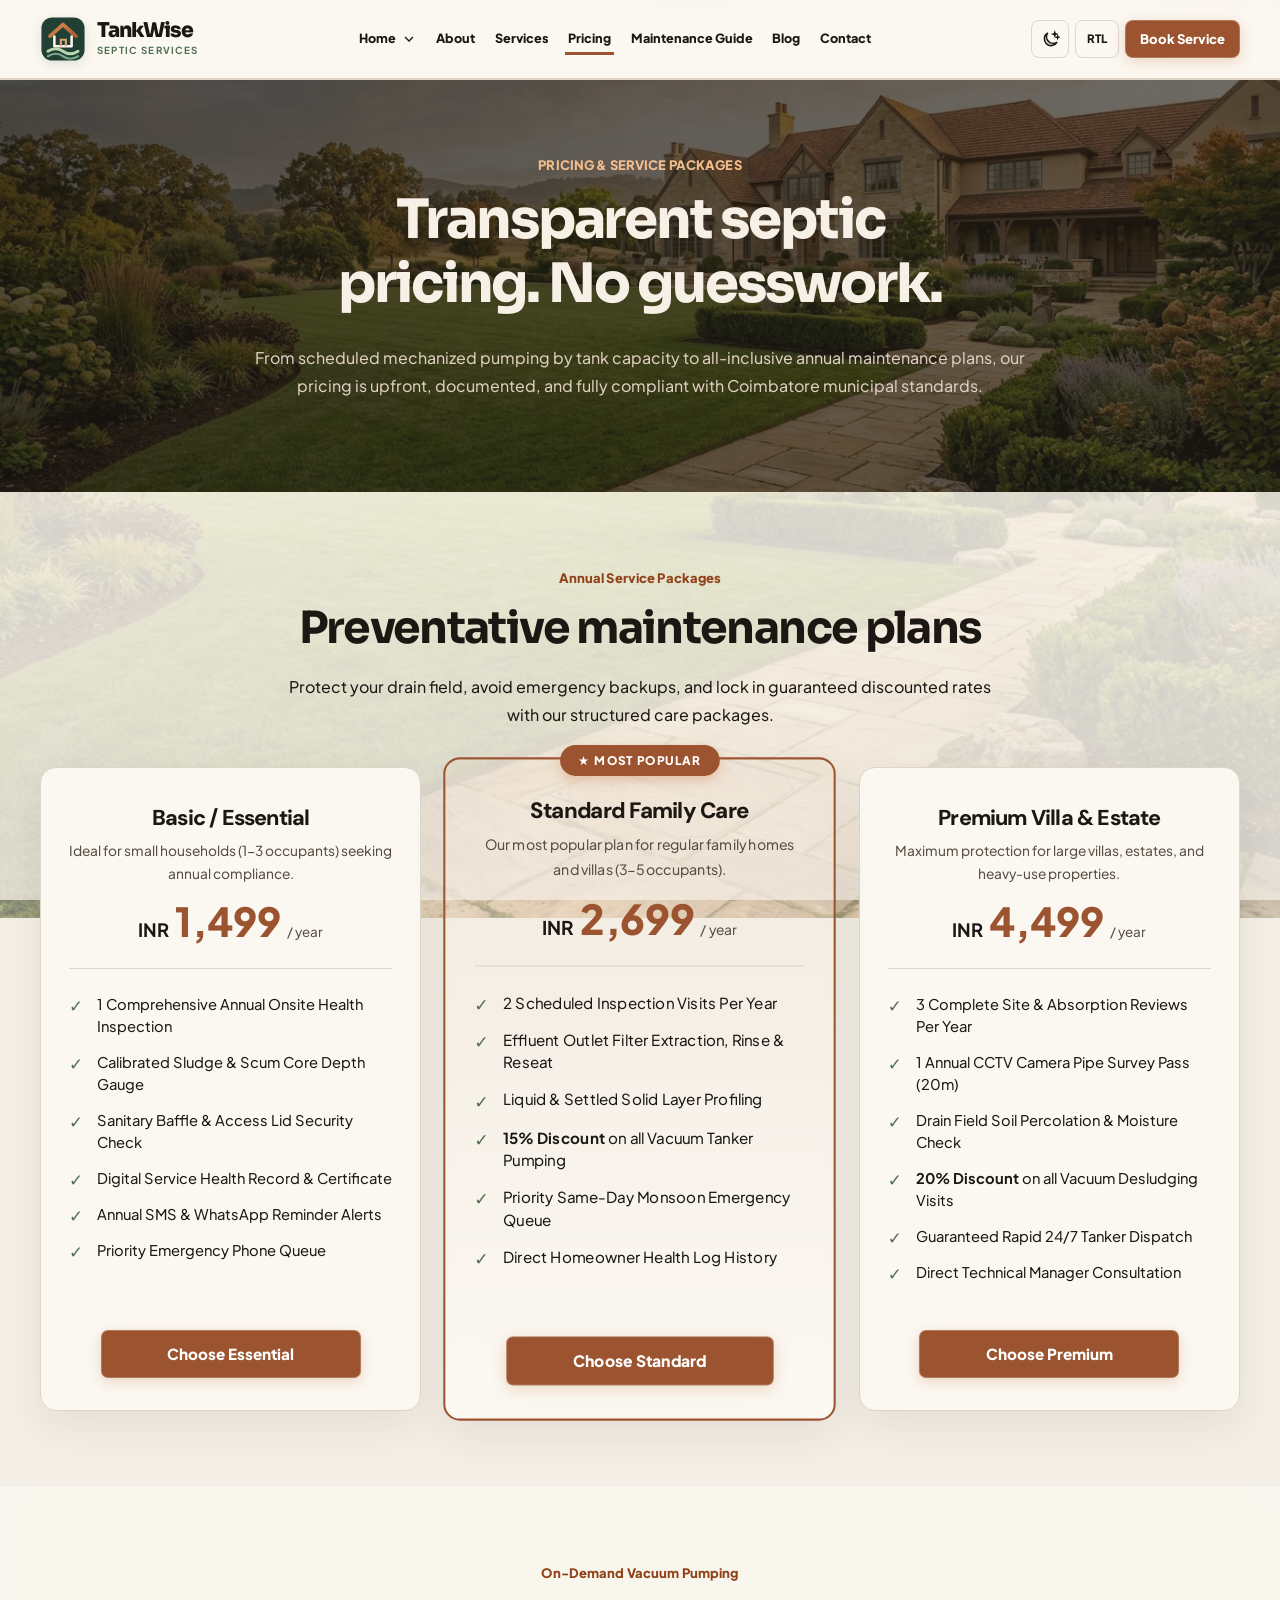
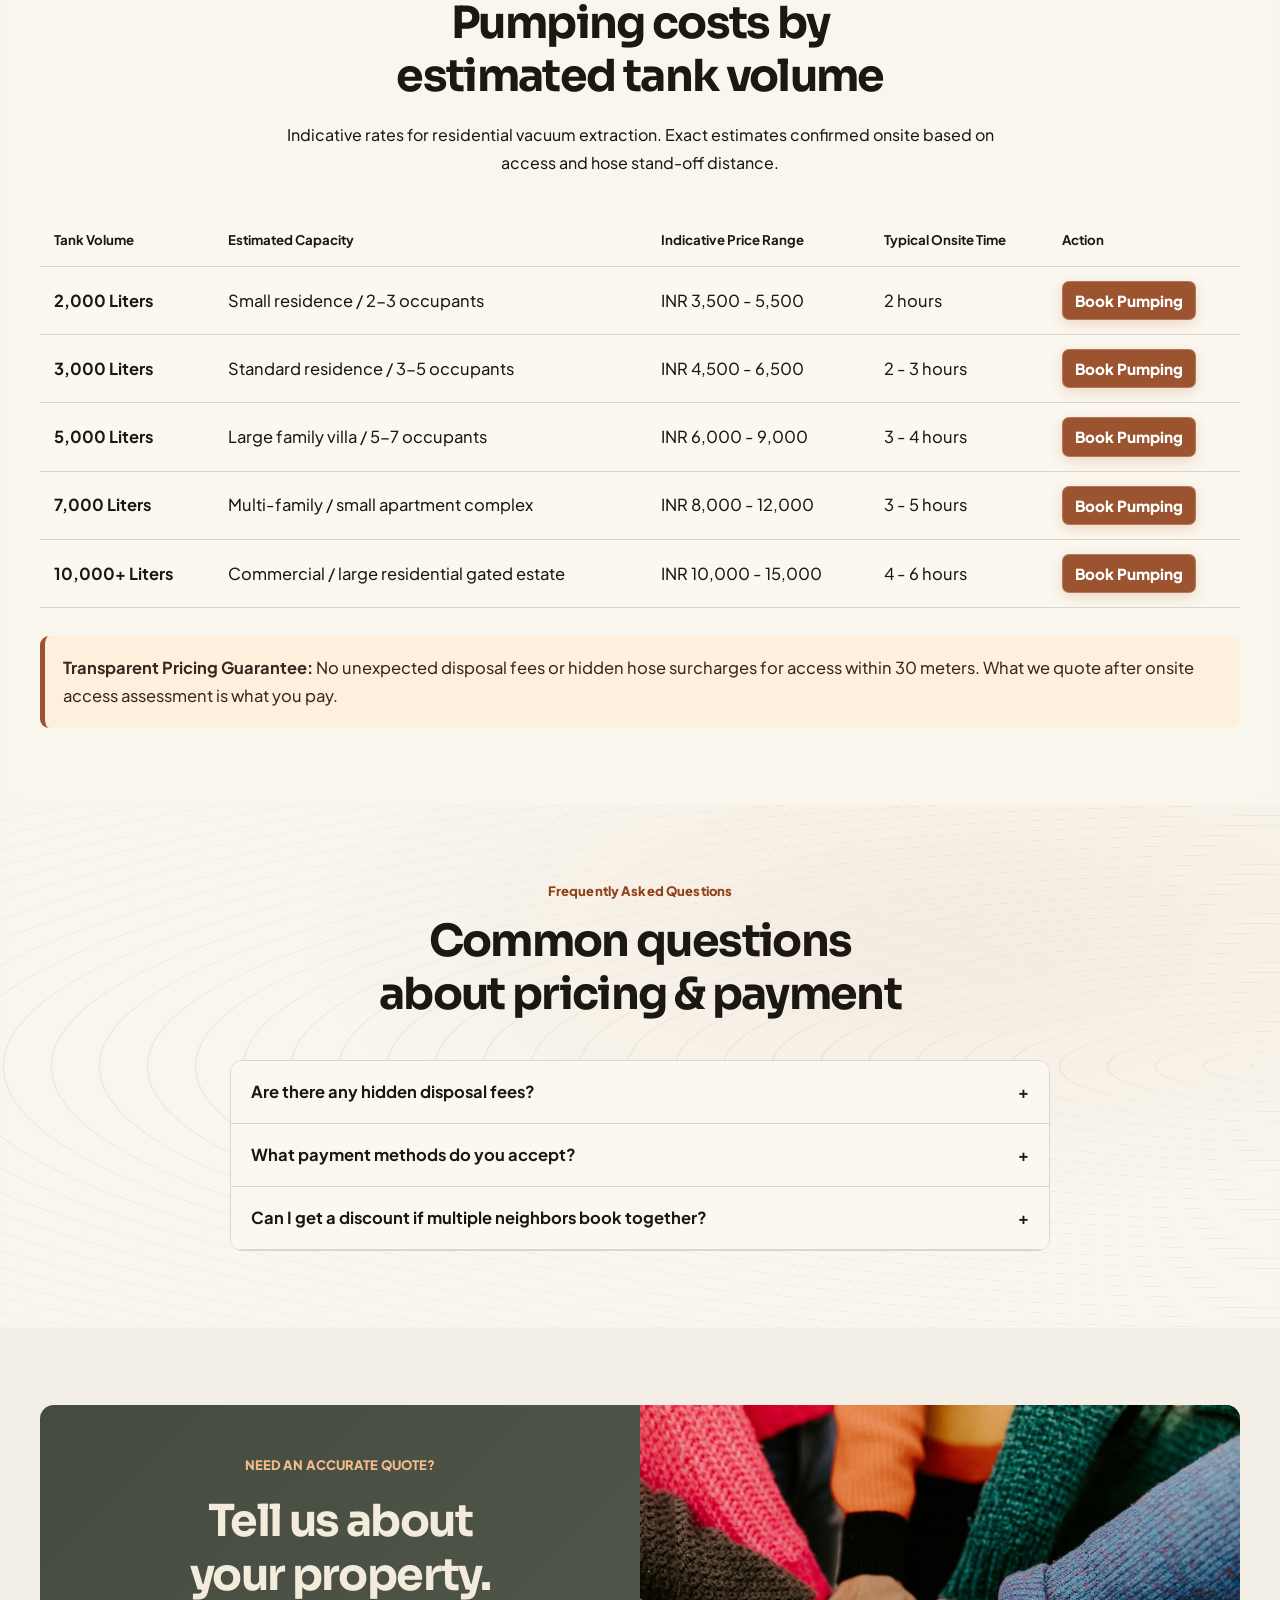
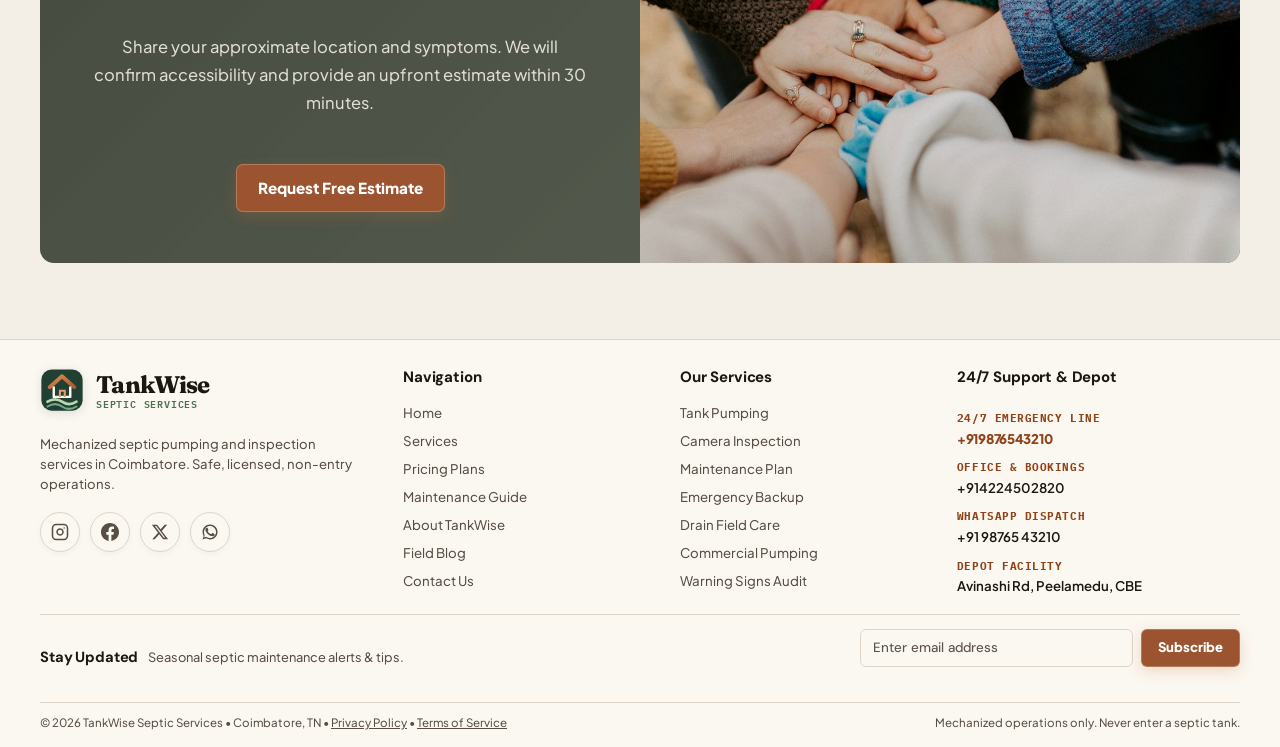
<file: TankWise/pricing.html>
<!doctype html>
<html lang="en">
<head>
  <meta charset="UTF-8">
  <meta name="viewport" content="width=device-width,initial-scale=1">
  <title>Septic Service Pricing & Annual Maintenance Plans | TankWise Coimbatore</title>
  <meta name="description" content="Transparent septic tank pumping prices and annual maintenance packages in Coimbatore. View package containers, pricing by capacity, and zero-hidden-fee guarantees.">
  <link rel="canonical" href="https://example.com/pricing.html">
  <link rel="icon" href="assets/icons/favicon.svg" type="image/svg+xml">
  <link rel="preconnect" href="https://fonts.googleapis.com">
<link rel="preconnect" href="https://fonts.gstatic.com" crossorigin>
<link rel="stylesheet" href="https://fonts.googleapis.com/css2?family=DM+Sans:wght@400;500;600;700;800&amp;family=Fraunces:opsz,wght@9..144,500;9..144,650;9..144,750&amp;family=IBM+Plex+Mono:wght@400;600&amp;display=swap">
<link rel="stylesheet" href="https://fonts.googleapis.com/css2?family=Manrope:wght@400;500;600;650;700;750;800&amp;family=Outfit:wght@400;500;600;650;700;750;800&amp;family=IBM+Plex+Mono:wght@400;500;600;700&amp;display=swap">
<link rel="stylesheet" href="https://fonts.googleapis.com/css2?family=Sora:wght@400;500;600;700;800&amp;family=Plus+Jakarta+Sans:wght@400;500;600;700;800&amp;display=swap">
<link rel="stylesheet" href="assets/css/bundle-standard.css">
  <script src="assets/js/main.js" defer></script>
  
  
  
  
  
  
  
  
  
  
  <style>
    /* Pricing Plans Package Containers */
    .pricing-grid {
      display: grid;
      grid-template-columns: repeat(3, 1fr);
      gap: 28px;
      margin-top: 36px;
      align-items: stretch;
    }
    .pricing-card {
      background: var(--card);
      border: 1px solid var(--line);
      border-radius: 16px;
      padding: 36px 28px 32px;
      display: flex;
      flex-direction: column;
      position: relative;
      box-shadow: var(--shadow);
      transition: transform 0.25s ease, box-shadow 0.25s ease, border-color 0.25s ease;
    }
    .pricing-card:hover {
      transform: translateY(-6px);
      box-shadow: 0 20px 42px rgba(45, 34, 22, 0.12);
      border-color: var(--copper);
    }
    .pricing-card.featured {
      border: 2px solid var(--copper);
      background: linear-gradient(180deg, rgba(194, 112, 61, 0.04) 0%, var(--card) 100%);
      transform: scale(1.03);
      z-index: 2;
    }
    .pricing-card.featured:hover {
      transform: scale(1.03) translateY(-6px);
    }
    .pricing-ribbon {
      position: absolute;
      top: -14px;
      left: 50%;
      transform: translateX(-50%);
      background: var(--copper);
      color: #ffffff;
      font-family: var(--font-detail, 'IBM Plex Mono', monospace);
      font-size: 0.72rem;
      font-weight: 800;
      letter-spacing: 0.1em;
      text-transform: uppercase;
      padding: 5px 18px;
      border-radius: 999px;
      box-shadow: 0 4px 12px rgba(194, 112, 61, 0.35);
      white-space: nowrap;
    }
    .pricing-header {
      text-align: center;
      border-bottom: 1px solid var(--line);
      padding-bottom: 22px;
      margin-bottom: 24px;
    }
    .pricing-tier-name {
      font-family: 'DM Sans', sans-serif;
      font-size: 1.35rem;
      font-weight: 800;
      color: var(--text);
      margin: 0 0 6px;
    }
    .pricing-tier-desc {
      font-size: 0.86rem;
      color: var(--muted);
      margin: 0 0 16px;
      min-height: 40px;
    }
    .pricing-figure {
      display: flex;
      align-items: baseline;
      justify-content: center;
      gap: 6px;
    }
    .pricing-currency {
      font-size: 1.15rem;
      font-weight: 700;
      color: var(--text);
    }
    .pricing-amount {
      font-family: var(--font-detail, 'IBM Plex Mono', monospace);
      font-size: 2.5rem;
      font-weight: 800;
      color: var(--copper);
      line-height: 1;
    }
    .pricing-period {
      font-size: 0.84rem;
      color: var(--muted);
    }
    .pricing-features {
      list-style: none;
      padding: 0;
      margin: 0 0 32px;
      flex-grow: 1;
    }
    .pricing-features li {
      position: relative;
      padding-left: 28px;
      margin-bottom: 14px;
      font-size: 0.92rem;
      line-height: 1.5;
      color: var(--text);
    }
    .pricing-features li::before {
      content: '✓';
      position: absolute;
      left: 0;
      top: 0;
      color: var(--moss);
      font-weight: 800;
      font-size: 1.05rem;
    }
    .pricing-card-cta {
      margin-top: auto;
      display: flex;
      justify-content: center;
      width: 100%;
    }
    .pricing-card-cta .btn {
      width: 100%;
      max-width: 260px;
      justify-content: center;
    }
    @media (max-width: 960px) {
      .pricing-grid {
        grid-template-columns: 1fr;
      }
      .pricing-card.featured {
        transform: none;
      }
      .pricing-card.featured:hover {
        transform: translateY(-6px);
      }
    }
  </style>
<style data-contrast-qa="2026-11-05">:root{--copper:#9b542f}html.dark{--copper:#e7a474}.btn:not(.btn-ghost):not(.btn-dark),.btn-dark,button.btn:not(.btn-ghost){background:#9b542f!important;color:#fff!important;border-color:rgba(255,255,255,.22)!important}.btn:not(.btn-ghost):not(.btn-dark):hover,.btn-dark:hover,button.btn:not(.btn-ghost):hover{background:#7d3e20!important;color:#fff!important}</style></head>
<body>
  <div data-header></div>
  <main id="main-content">

    <!-- PAGE HERO -->
    <section class="page-hero">
      <div class="container center">
        <span class="section-kicker">PRICING &amp; SERVICE PACKAGES</span>
        <h1>Transparent septic pricing. No guesswork.</h1>
        <p class="lead">From scheduled mechanized pumping by tank capacity to all-inclusive annual maintenance plans, our pricing is upfront, documented, and fully compliant with Coimbatore municipal standards.</p>
      </div>
    </section>

    <!-- SECTION 1: PACKAGES & PLANS -->
    <section class="section" id="plans">
      <div class="container">
        <div class="section-head center">
          <span class="section-kicker">Annual Service Packages</span>
          <h2>Preventative maintenance plans</h2>
          <p class="lead">Protect your drain field, avoid emergency backups, and lock in guaranteed discounted rates with our structured care packages.</p>
        </div>

        <div class="pricing-grid">
          
          <!-- PACKAGE 1: BASIC -->
          <article class="pricing-card reveal">
            <div class="pricing-header">
              <h3 class="pricing-tier-name">Basic / Essential</h3>
              <p class="pricing-tier-desc">Ideal for small households (1-3 occupants) seeking annual compliance.</p>
              <div class="pricing-figure">
                <span class="pricing-currency">INR</span>
                <span class="pricing-amount">1,499</span>
                <span class="pricing-period">/ year</span>
              </div>
            </div>
            <ul class="pricing-features">
              <li>1 Comprehensive Annual Onsite Health Inspection</li>
              <li>Calibrated Sludge &amp; Scum Core Depth Gauge</li>
              <li>Sanitary Baffle &amp; Access Lid Security Check</li>
              <li>Digital Service Health Record &amp; Certificate</li>
              <li>Annual SMS &amp; WhatsApp Reminder Alerts</li>
              <li>Priority Emergency Phone Queue</li>
            </ul>
            <div class="pricing-card-cta">
              <a href="contact.html?service=Routine%20Maintenance%20Plan&plan=essential" class="btn">Choose Essential</a>
            </div>
          </article>

          <!-- PACKAGE 2: STANDARD (MOST POPULAR) -->
          <article class="pricing-card featured reveal">
            <div class="pricing-ribbon">★ Most Popular</div>
            <div class="pricing-header">
              <h3 class="pricing-tier-name">Standard Family Care</h3>
              <p class="pricing-tier-desc">Our most popular plan for regular family homes and villas (3-5 occupants).</p>
              <div class="pricing-figure">
                <span class="pricing-currency">INR</span>
                <span class="pricing-amount">2,699</span>
                <span class="pricing-period">/ year</span>
              </div>
            </div>
            <ul class="pricing-features">
              <li>2 Scheduled Inspection Visits Per Year</li>
              <li>Effluent Outlet Filter Extraction, Rinse &amp; Reseat</li>
              <li>Liquid &amp; Settled Solid Layer Profiling</li>
              <li><strong>15% Discount</strong> on all Vacuum Tanker Pumping</li>
              <li>Priority Same-Day Monsoon Emergency Queue</li>
              <li>Direct Homeowner Health Log History</li>
            </ul>
            <div class="pricing-card-cta">
              <a href="contact.html?service=Routine%20Maintenance%20Plan&plan=standard" class="btn">Choose Standard</a>
            </div>
          </article>

          <!-- PACKAGE 3: PREMIUM VILLA -->
          <article class="pricing-card reveal">
            <div class="pricing-header">
              <h3 class="pricing-tier-name">Premium Villa &amp; Estate</h3>
              <p class="pricing-tier-desc">Maximum protection for large villas, estates, and heavy-use properties.</p>
              <div class="pricing-figure">
                <span class="pricing-currency">INR</span>
                <span class="pricing-amount">4,499</span>
                <span class="pricing-period">/ year</span>
              </div>
            </div>
            <ul class="pricing-features">
              <li>3 Complete Site &amp; Absorption Reviews Per Year</li>
              <li>1 Annual CCTV Camera Pipe Survey Pass (20m)</li>
              <li>Drain Field Soil Percolation &amp; Moisture Check</li>
              <li><strong>20% Discount</strong> on all Vacuum Desludging Visits</li>
              <li>Guaranteed Rapid 24/7 Tanker Dispatch</li>
              <li>Direct Technical Manager Consultation</li>
            </ul>
            <div class="pricing-card-cta">
              <a href="contact.html?service=Routine%20Maintenance%20Plan&plan=villa" class="btn">Choose Premium</a>
            </div>
          </article>

        </div>
      </div>
    </section>

    <!-- SECTION 2: TANK PUMPING CAPACITY PRICING -->
    <section class="section paper" id="capacity-pricing">
      <div class="container">
        <div class="section-head center">
          <span class="section-kicker">On-Demand Vacuum Pumping</span>
          <h2>Pumping costs by estimated tank volume</h2>
          <p class="lead">Indicative rates for residential vacuum extraction. Exact estimates confirmed onsite based on access and hose stand-off distance.</p>
        </div>

        <div class="table-wrap">
          <table class="data-table">
            <thead>
              <tr>
                <th>Tank Volume</th>
                <th>Estimated Capacity</th>
                <th>Indicative Price Range</th>
                <th>Typical Onsite Time</th>
                <th>Action</th>
              </tr>
            </thead>
            <tbody>
              <tr>
                <td><strong>2,000 Liters</strong></td>
                <td>Small residence / 2-3 occupants</td>
                <td>INR 3,500 - 5,500</td>
                <td>2 hours</td>
                <td><a href="contact.html?service=Tank%20Pumping&tankSize=2000" class="btn btn-sm">Book Pumping</a></td>
              </tr>
              <tr>
                <td><strong>3,000 Liters</strong></td>
                <td>Standard residence / 3-5 occupants</td>
                <td>INR 4,500 - 6,500</td>
                <td>2 - 3 hours</td>
                <td><a href="contact.html?service=Tank%20Pumping&tankSize=3000" class="btn btn-sm">Book Pumping</a></td>
              </tr>
              <tr>
                <td><strong>5,000 Liters</strong></td>
                <td>Large family villa / 5-7 occupants</td>
                <td>INR 6,000 - 9,000</td>
                <td>3 - 4 hours</td>
                <td><a href="contact.html?service=Tank%20Pumping&tankSize=5000" class="btn btn-sm">Book Pumping</a></td>
              </tr>
              <tr>
                <td><strong>7,000 Liters</strong></td>
                <td>Multi-family / small apartment complex</td>
                <td>INR 8,000 - 12,000</td>
                <td>3 - 5 hours</td>
                <td><a href="contact.html?service=Tank%20Pumping&tankSize=7000" class="btn btn-sm">Book Pumping</a></td>
              </tr>
              <tr>
                <td><strong>10,000+ Liters</strong></td>
                <td>Commercial / large residential gated estate</td>
                <td>INR 10,000 - 15,000</td>
                <td>4 - 6 hours</td>
                <td><a href="contact.html?service=Tank%20Pumping&tankSize=10000" class="btn btn-sm">Book Pumping</a></td>
              </tr>
            </tbody>
          </table>
        </div>

        <div class="notice" style="margin-top:28px">
          <strong>Transparent Pricing Guarantee:</strong> No unexpected disposal fees or hidden hose surcharges for access within 30 meters. What we quote after onsite access assessment is what you pay.
        </div>
      </div>
    </section>

    <!-- SECTION 3: PRICING FAQ -->
    <section class="section topo">
      <div class="container">
        <div class="section-head center">
          <span class="section-kicker">Frequently Asked Questions</span>
          <h2>Common questions about pricing &amp; payment</h2>
        </div>
        <div class="accordion" data-accordion style="max-width:820px;margin:0 auto">
          <div>
            <button class="faq-trigger" type="button" aria-expanded="false">Are there any hidden disposal fees? <span aria-hidden="true">+</span></button>
            <div class="faq-answer" hidden>
              <p>No. All quotes include safe transport and authorized disposal at official Coimbatore Municipal Corporation wastewater treatment facilities.</p>
            </div>
          </div>
          <div>
            <button class="faq-trigger" type="button" aria-expanded="false">What payment methods do you accept? <span aria-hidden="true">+</span></button>
            <div class="faq-answer" hidden>
              <p>We accept UPI (Google Pay, PhonePe, Paytm), instant bank transfers, credit/debit cards, and corporate cheques. An official itemized GST invoice is provided upon completion.</p>
            </div>
          </div>
          <div>
            <button class="faq-trigger" type="button" aria-expanded="false">Can I get a discount if multiple neighbors book together? <span aria-hidden="true">+</span></button>
            <div class="faq-answer" hidden>
              <p>Yes! We offer group community discounts for residential layouts and gated communities in RS Puram, Peelamedu, Saravanampatti, and nearby localities when multiple tanks are serviced on the same dispatch run.</p>
            </div>
          </div>
        </div>
      </div>
    </section>

    <!-- FINAL CTA -->
    <section class="section page-end">
      <div class="container">
        <div class="cta-band">
          <div class="split">
            <div class="cta-text">
              <span class="section-kicker">NEED AN ACCURATE QUOTE?</span>
              <h2>Tell us about your property.</h2>
              <p>Share your approximate location and symptoms. We will confirm accessibility and provide an upfront estimate within 30 minutes.</p>
              <div class="cta-center-wrap">
                <a class="btn" href="contact.html">Request Free Estimate</a>
              </div>
            </div>
            <img class="visual" src="assets/images/home-final-booking-scene-3.jpg" alt="TankWise vacuum truck" loading="lazy">
          </div>
        </div>
      </div>
    </section>

  </main>
  <div data-footer></div>
</body>
</html>
</file>
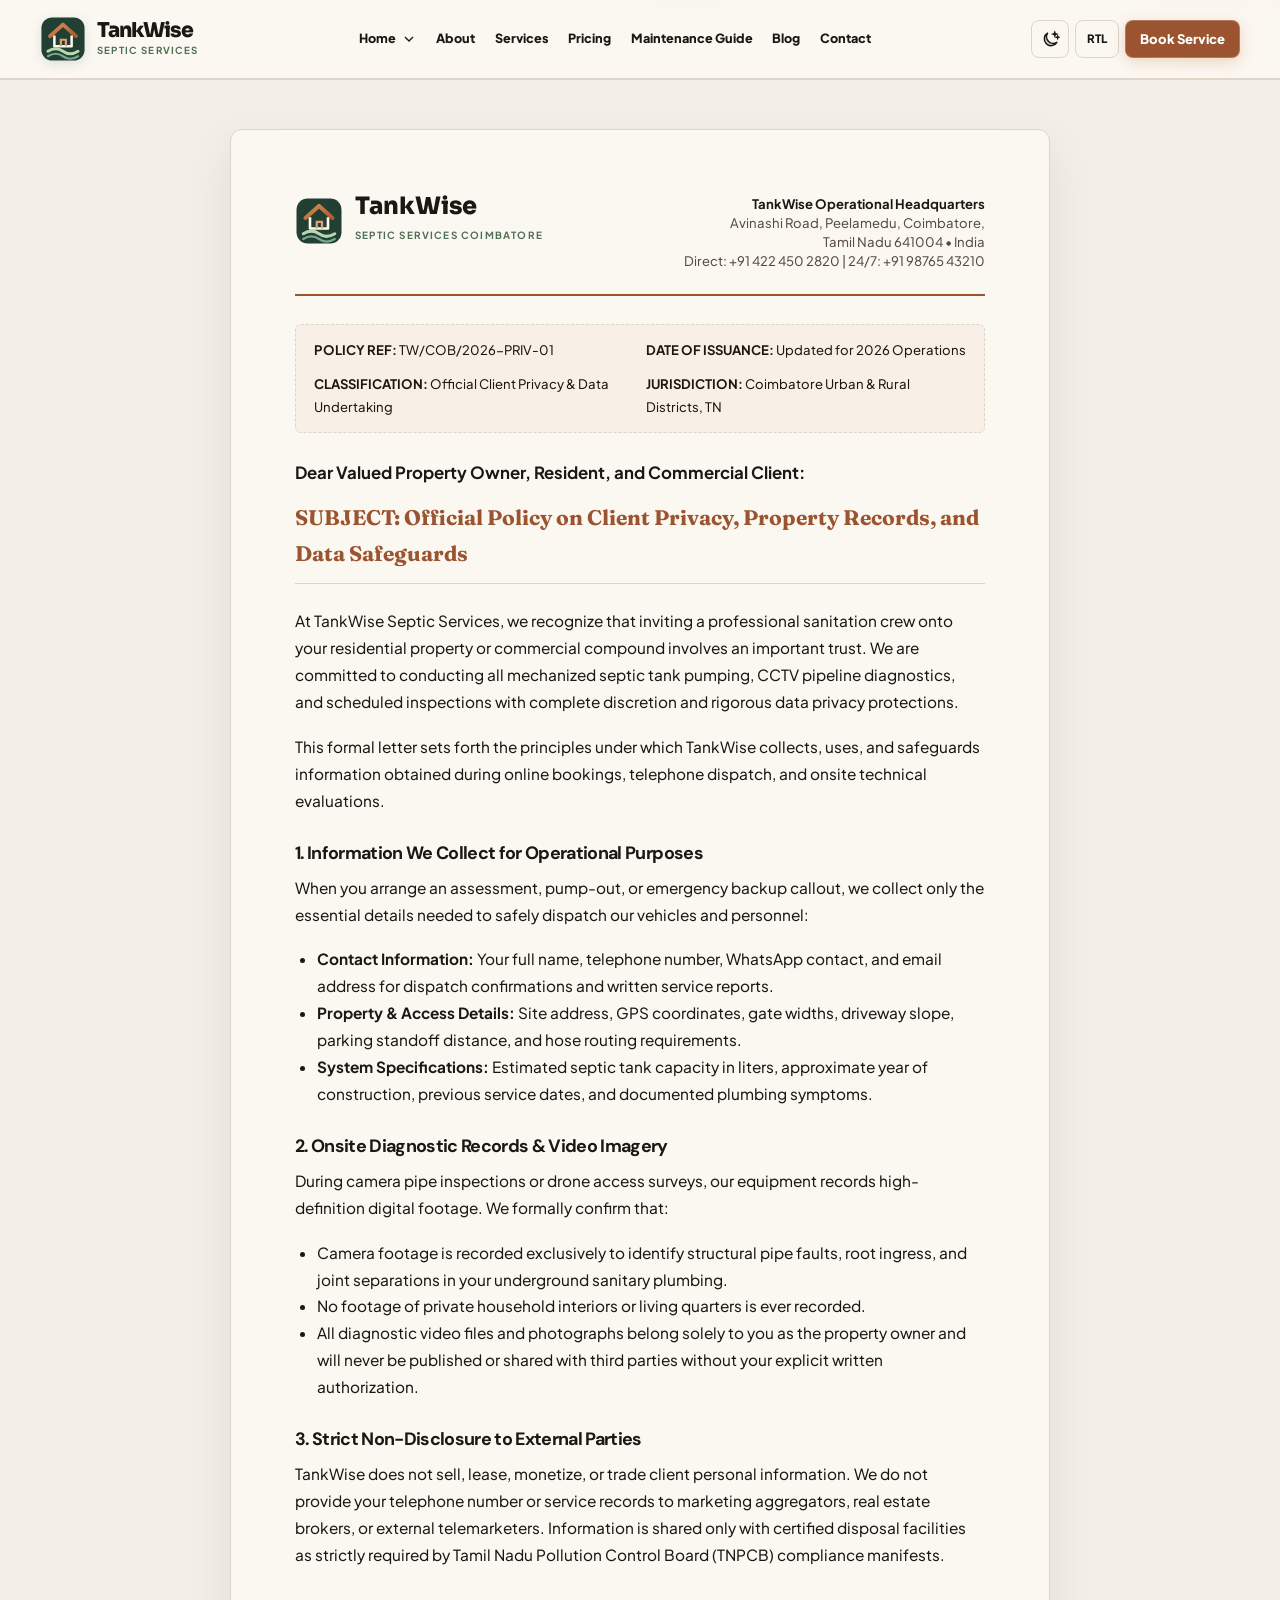
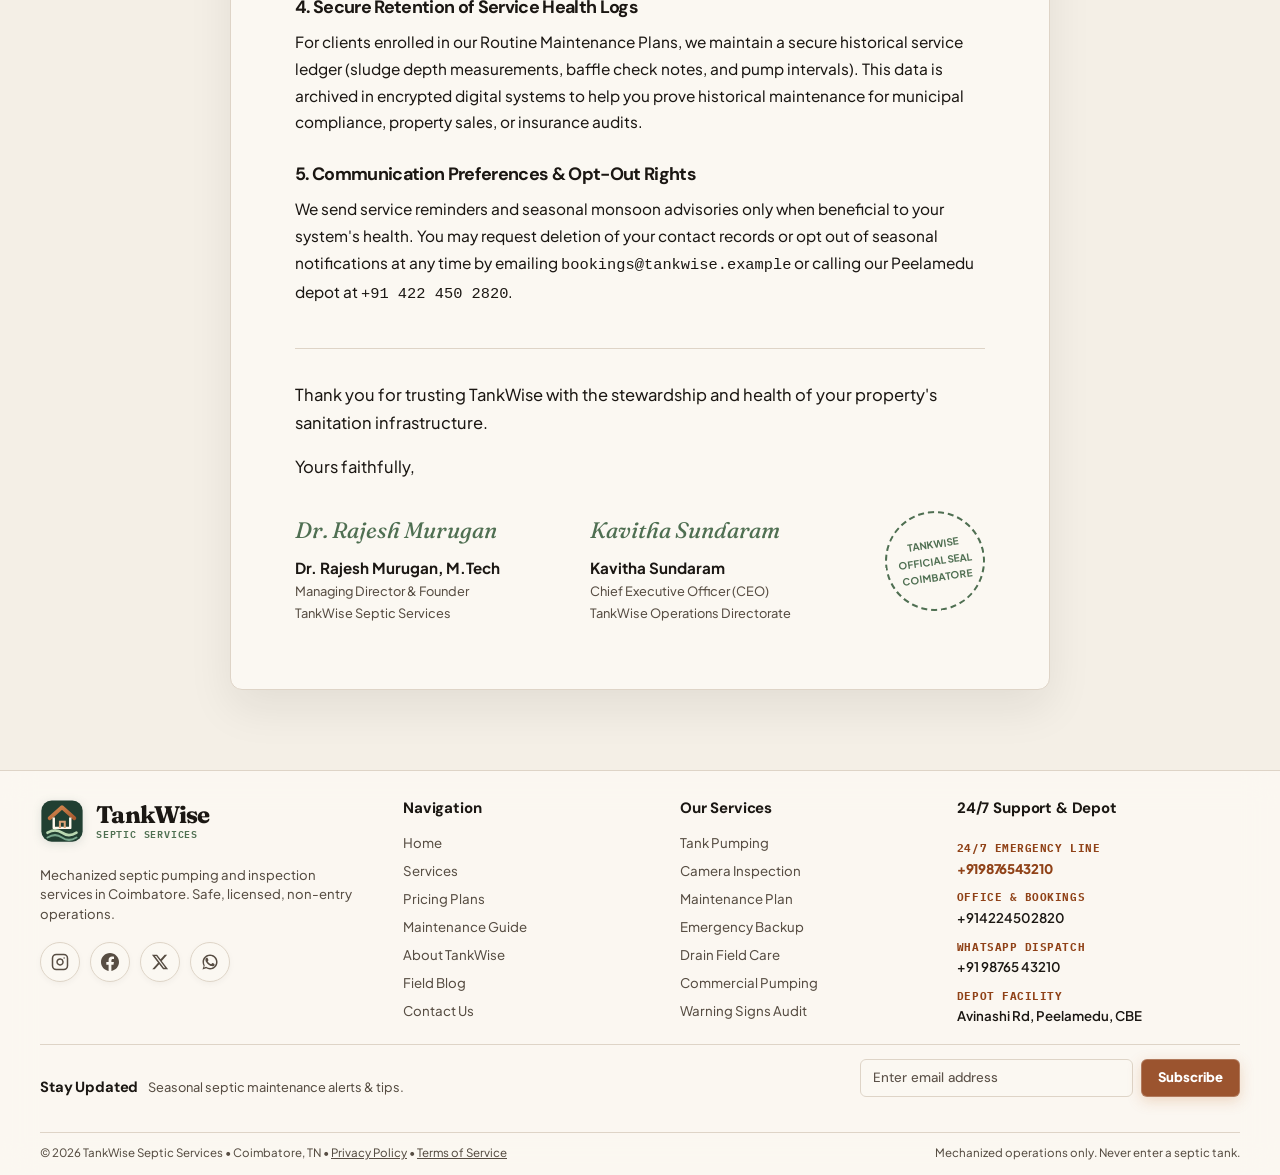
<file: TankWise/privacy.html>
<!doctype html>
<html lang="en">
<head>
  <meta charset="UTF-8">
  <meta name="viewport" content="width=device-width,initial-scale=1">
  <title>Privacy Policy | Official Client Letter | TankWise Septic Services</title>
  <meta name="description" content="Official TankWise client letter regarding client privacy, property data protection, inspection record safeguarding, and digital communications in Coimbatore.">
  <link rel="icon" href="assets/icons/favicon.svg" type="image/svg+xml">
  <link rel="preconnect" href="https://fonts.googleapis.com">
<link rel="preconnect" href="https://fonts.gstatic.com" crossorigin>
<link rel="stylesheet" href="https://fonts.googleapis.com/css2?family=DM+Sans:wght@400;500;600;700;800&amp;family=Fraunces:opsz,wght@9..144,500;9..144,650;9..144,750&amp;family=IBM+Plex+Mono:wght@400;600&amp;display=swap">
<link rel="stylesheet" href="https://fonts.googleapis.com/css2?family=Manrope:wght@400;500;600;650;700;750;800&amp;family=Outfit:wght@400;500;600;650;700;750;800&amp;family=IBM+Plex+Mono:wght@400;500;600;700&amp;display=swap">
<link rel="stylesheet" href="https://fonts.googleapis.com/css2?family=Sora:wght@400;500;600;700;800&amp;family=Plus+Jakarta+Sans:wght@400;500;600;700;800&amp;display=swap">
<style data-embedded-from="bundle-legal.css">
/* Consolidated from assets/css/style.css - original cascade order preserved. */


/* Consolidated from assets/css/layout-refinement.css - original cascade order preserved. */


/* Consolidated from assets/css/navbar-fix.css - original cascade order preserved. */


/* Consolidated from assets/css/home-pages.css - original cascade order preserved. */


/* Consolidated from assets/css/typography-refresh.css - original cascade order preserved. */


/* Consolidated from assets/css/typography-premium-v2.css - original cascade order preserved. */


/* Consolidated from assets/css/navbar-always-sticky.css - original cascade order preserved. */


/* Consolidated from assets/css/brand-refresh.css - original cascade order preserved. */


/* Consolidated from assets/css/ambient-theme-enhancement.css - original cascade order preserved. */


:root{--soil:#1b1713;--limestone:#f4efe6;--bone:#fbf8f2;--moss:#4f6f52;--copper:#c2703d;--clay:#8a6f5a;--sage:#a9bfa0;--bg:#f4efe6;--card:#fbf8f2;--text:#1b1713;--muted:#61574e;--line:#ded4c7;--headbg:rgba(251,248,242,.95);--shadow:0 15px 40px rgba(45,34,22,.08)}html.dark{--bg:#1b1713;--card:#29241f;--text:#f4efe6;--muted:#c6b6a3;--line:#51473c;--headbg:rgba(27,23,19,.95);--shadow:0 15px 40px rgba(0,0,0,.3)}*{box-sizing:border-box}html{scroll-behavior:smooth}body{margin:0;background:var(--bg);color:var(--text);font:16px/1.65 'DM Sans',Arial,sans-serif;overflow-x:hidden}button,input,select,textarea{font:inherit}button,a{touch-action:manipulation}a{color:inherit;text-decoration:none}img,svg{max-width:100%}img{display:block}p{margin:.5rem 0 1rem}h1,h2,h3,h4{font-family:'Fraunces',Georgia,serif;line-height:1.13;letter-spacing:-.028em;margin:0 0 17px}h1{font-size:clamp(2.9rem,6.4vw,6.5rem)}h2{font-size:clamp(2.1rem,4vw,3.55rem)}h3{font-size:1.46rem}h4{font-size:1.15rem}ul{padding-inline-start:22px}.container{width:min(1200px,calc(100% - 42px));margin-inline:auto}.section{padding:86px 0;position:relative}.section.tight{padding:58px 0}.paper{background:var(--card)}.ink{background:var(--soil);color:#f4efe6}.topo{background-image:radial-gradient(ellipse at 75% 25%,rgba(194,112,61,.08),transparent 50%),repeating-radial-gradient(ellipse at 100% 50%,transparent 0 27px,rgba(122,114,93,.08) 28px 29px,transparent 30px 48px)}.section-kicker,.mono,.eyebrow{font:600 .76rem 'IBM Plex Mono',monospace;letter-spacing:.12em;text-transform:uppercase;color:var(--copper)}.lead{font-size:1.18rem;line-height:1.8;max-width:740px}.muted{color:var(--muted)}.row{display:flex;gap:16px;align-items:center;flex-wrap:wrap}.center{text-align:center}.center .lead{margin-inline:auto}.section-head{max-width:760px;margin-bottom:32px}.section-head.center{margin-inline:auto}.grid{display:grid;gap:22px}.cols-2{grid-template-columns:repeat(2,minmax(0,1fr))}.cols-3{grid-template-columns:repeat(3,minmax(0,1fr))}.cols-4{grid-template-columns:repeat(4,minmax(0,1fr))}.split{display:grid;grid-template-columns:1fr 1fr;gap:46px;align-items:center}.card{background:var(--card);border:1px solid var(--line);border-radius:15px;overflow:hidden;box-shadow:var(--shadow);transition:transform .3s,box-shadow .3s,border-color .3s}.card:hover{transform:translateY(-5px);border-color:var(--copper);box-shadow:0 22px 44px rgba(60,40,20,.14)}.card-body{padding:26px}.card-image{width:100%;height:205px;object-fit:cover;background:#c6bca6}.card .btn{margin-top:auto}.card-body.flex{display:flex;flex-direction:column;height:100%}.btn{display:inline-flex;gap:8px;align-items:center;justify-content:center;padding:12px 21px;min-height:48px;border-radius:7px;border:1px solid transparent;background:var(--copper);color:#fff;font-weight:800;cursor:pointer;transition:transform .22s,background .22s,box-shadow .22s;text-align:center}.btn:hover{transform:translateY(-2px);box-shadow:0 9px 24px rgba(194,112,61,.23);background:#a55a2e}.btn-dark{background:var(--moss)}.btn-dark:hover{background:#3d5841}.btn-ghost{border-color:currentColor;background:transparent;color:inherit}.btn-ghost:hover{background:rgba(194,112,61,.14);color:inherit}.btn-sm{padding:8px 12px;min-height:38px;font-size:.84rem}.stamp{display:inline-block;font:600 .7rem 'IBM Plex Mono',monospace;letter-spacing:.05em;padding:8px 11px;border:1px solid currentColor;border-radius:2px;transform:rotate(-2deg)}.tag{padding:5px 9px;border:1px solid var(--line);border-radius:4px;font-size:.75rem;color:var(--muted)}.price{font:600 1.08rem 'IBM Plex Mono',monospace;color:var(--copper)}.site-header{position:sticky;top:0;z-index:100;background:var(--headbg);backdrop-filter:blur(16px);border-bottom:1px solid var(--line);transition:box-shadow .25s}.site-header.shrink{box-shadow:0 10px 26px rgba(0,0,0,.1)}.head-inner{display:flex;align-items:center;gap:22px;min-height:86px;transition:min-height .25s}.shrink .head-inner{min-height:69px}.brand{display:inline-flex;gap:11px;align-items:center;flex:none}.brand-mark{width:43px;height:43px;border-radius:8px;background:var(--soil);display:grid;place-items:center;color:#e7bc85;font:700 20px 'Fraunces'}.brand-copy{display:grid;line-height:1.1}.brand-copy strong{font:750 1.5rem 'Fraunces'}.brand-copy small{font:.62rem 'IBM Plex Mono';letter-spacing:.06em;color:var(--muted)}.nav{display:flex;align-items:center;gap:17px;margin-inline:auto}.nav a{font-size:.88rem;font-weight:800;padding:8px 2px;position:relative;white-space:nowrap}.nav a[aria-current=page]::after,.nav a:hover::after{position:absolute;content:'';height:3px;background:var(--copper);bottom:1px;inset-inline:0}.header-tools{display:flex;gap:7px;align-items:center;margin-inline-start:auto}.icon-btn{height:40px;min-width:40px;border:1px solid var(--line);border-radius:7px;background:var(--card);color:var(--text);font-weight:800;cursor:pointer}.emergency-chip{font:.75rem 'IBM Plex Mono';background:#33241e;color:#f4ddd0;padding:10px 12px;border-radius:6px;white-space:nowrap;border:1px solid #946243}.mobile-toggle{display:none}.hero{position:relative;padding:94px 0 110px;min-height:660px;display:flex;align-items:center;background:#201c17;color:#f8f0e4;overflow:hidden}.hero:after{content:'';position:absolute;inset:0;pointer-events:none;background:repeating-linear-gradient(12deg,transparent 0 45px,rgba(255,255,255,.012) 45px 46px)}.hero-shell{display:grid;grid-template-columns:1.05fr .95fr;gap:50px;align-items:center;position:relative;z-index:1}.hero h1{margin:20px 0 22px}.hero h1 em{color:#e2b17d;font-style:normal}.hero p{color:#e4dacf;font-size:1.12rem;max-width:600px}.hero-media{border:9px solid #494036;position:relative;transform:rotate(1.3deg);box-shadow:26px 30px 0 -12px rgba(194,112,61,.35)}.hero-media img{width:100%;height:430px;object-fit:cover}.hero-media:after{content:'FIELD NOTES / 01';position:absolute;bottom:20px;inset-inline-start:20px;padding:7px 12px;background:#211d18;color:#f5e8d7;font:600 .68rem 'IBM Plex Mono'}.trust-list{display:flex;gap:10px;flex-wrap:wrap;margin:28px 0}.hero .stamp{color:#e2cfaf;border-color:#7b6b57}.strata{height:24px;background:linear-gradient(to bottom,#c29b75 0 5px,#735440 5px 12px,#3a332b 12px 17px,#9b865d 17px 24px)}.visual{width:100%;border-radius:16px;object-fit:cover;box-shadow:var(--shadow);border:1px solid var(--line);background:#d7c5a5}.visual.large{height:420px}.spec{display:flex;align-items:baseline;gap:10px;border-bottom:1px solid var(--line);padding:12px 0}.spec strong{font:700 2.1rem 'IBM Plex Mono';color:var(--copper)}.detail-note{border-inline-start:4px solid var(--copper);background:var(--card);padding:16px 18px;border-radius:0 8px 8px 0}.comparison{border:1px solid var(--line);border-radius:14px;padding:26px;background:var(--card)}.warning{border-top:4px solid #a04437}.good{border-top:4px solid var(--moss)}.stat-band{display:grid;grid-template-columns:repeat(4,1fr);gap:28px;background:#30291f;color:#eee5d8;padding:40px;border-radius:15px}.stat-num{font:700 clamp(2rem,4vw,3.4rem) 'IBM Plex Mono';color:#e4b37f;display:block}.form-grid{display:grid;grid-template-columns:repeat(2,1fr);gap:16px}.field{display:grid;gap:6px;margin-bottom:12px}.field>span,.field>label{font-weight:700;font-size:.85rem}.input,select,textarea{width:100%;padding:12px 13px;border:1px solid var(--line);background:var(--card);color:var(--text);border-radius:7px;min-height:46px}textarea{min-height:118px;resize:vertical}.field-error{color:#bb4834;font-size:.75rem;min-height:1em}.checks{display:flex;flex-wrap:wrap;gap:13px}.checks label{display:inline-flex;gap:8px;align-items:center;font-size:.85rem}.switch-row{display:flex;gap:10px;align-items:center;flex-wrap:wrap}.result{background:#2a362c;border-radius:9px;color:#f5f0e6;padding:22px;margin-top:16px}.result[hidden],[hidden]{display:none!important}.accordion{border:1px solid var(--line);border-radius:12px;overflow:hidden}.faq-trigger{display:flex;justify-content:space-between;align-items:center;width:100%;padding:17px 20px;text-align:start;border:0;border-bottom:1px solid var(--line);background:var(--card);color:var(--text);font-weight:800;cursor:pointer}.faq-answer{padding:7px 20px 18px;background:var(--card);border-bottom:1px solid var(--line)}.faq-answer p{margin:0}.filter-bar{display:flex;gap:9px;flex-wrap:wrap;margin:22px 0}.filter{background:var(--card);color:var(--text);border:1px solid var(--line);border-radius:6px;padding:9px 16px;font-weight:800;cursor:pointer}.filter.active{background:var(--soil);color:#fff;border-color:var(--soil)}html.dark .filter.active{background:var(--copper)}.hotspot-wrap{position:relative}.hotspot-image{width:100%;border-radius:14px;border:1px solid var(--line)}.hotspot{position:absolute;width:32px;height:32px;border:3px solid #fff;border-radius:50%;background:var(--copper);color:#fff;font:800 .9rem 'IBM Plex Mono';cursor:pointer;box-shadow:0 0 0 6px rgba(194,112,61,.22);animation:pulse 2.8s infinite}.hotspot.active{background:#355e45;transform:scale(1.15)}.steps{counter-reset:step}.step{position:relative;padding:17px 16px 17px 68px;border-inline-start:1px solid var(--line);margin-inline-start:16px}.step:before{counter-increment:step;content:counter(step,decimal-leading-zero);position:absolute;inset-inline-start:-18px;top:16px;background:var(--copper);color:#fff;border-radius:50%;font:700 .73rem 'IBM Plex Mono';width:35px;height:35px;display:grid;place-items:center}.step h3{margin-bottom:6px}.flip{min-height:170px;cursor:pointer;position:relative}.flip .fact{display:none}.flip.is-open .myth{display:none}.flip.is-open .fact{display:block}.site-footer{background:var(--headbg);color:var(--text);border-top:1px solid var(--line);padding:64px 0 27px}.footer-grid{display:grid;grid-template-columns:1.55fr repeat(4,1fr);gap:30px}.footer-grid h3{font:700 1.06rem 'DM Sans';margin-bottom:14px}.footer-grid a{display:block;font-size:.83rem;color:#d0c4b3;margin:9px 0}.footer-grid a:hover{color:#e7aa76}.footer-grid p{font-size:.87rem;color:#d0c4b3}.footer-bottom{border-top:1px solid #494037;margin-top:45px;padding-top:20px;font-size:.75rem;color:#c1b1a1;display:flex;justify-content:space-between;gap:20px}.bottom-call{display:none}.cta-band{background:#353b30;color:#f3ebdc;border-radius:17px;overflow:hidden}.cta-band .split{gap:0}.cta-band .cta-text{padding:38px}.cta-band img{width:100%;height:370px;object-fit:cover}.cta-band p{color:#e1ded4}.page-hero{padding:80px 0 64px;background:var(--soil);color:#f7f0e6}.page-hero h1{font-size:clamp(2.9rem,5vw,5rem)}.page-hero p{max-width:820px;color:#decfc1}.page-hero .section-kicker{color:#e0a26f}.table-wrap{overflow:auto}.data-table{border-collapse:collapse;width:100%;min-width:650px}.data-table th,.data-table td{text-align:start;border-bottom:1px solid var(--line);padding:14px}.data-table th{background:var(--card);font-size:.83rem}.info-list li{margin-bottom:10px}.map-frame{height:300px;width:100%;border:0;border-radius:12px}.notice{background:#fff0dd;color:#352a22;border-left:5px solid var(--copper);padding:18px;border-radius:9px}.photo-preview{width:140px;max-height:110px;object-fit:cover;margin-top:9px}.timeline{display:grid;gap:16px}.service-card .card-body{min-height:350px}.page-end{padding-bottom:0}.focus-ring:focus-visible,.btn:focus-visible,button:focus-visible,a:focus-visible,input:focus-visible,select:focus-visible,textarea:focus-visible{outline:3px solid var(--copper);outline-offset:3px}.reveal{opacity:0;transform:translateY(22px);transition:opacity .7s ease,transform .7s ease}.reveal.show{opacity:1;transform:none}.toast-container{position:fixed;inset-block-end:25px;inset-inline-end:25px;z-index:500}.toast{padding:13px 18px;background:var(--soil);color:#fff;border-left:4px solid var(--copper);margin-top:8px;box-shadow:var(--shadow)}@keyframes pulse{50%{box-shadow:0 0 0 12px rgba(194,112,61,.06)}}@media(max-width:1160px){.nav{gap:10px}.nav a{font-size:.8rem}.emergency-chip{font-size:.67rem}.brand-copy strong{font-size:1.24rem}}@media(max-width:990px){.mobile-toggle{display:block}.nav{display:none;position:absolute;top:100%;left:0;right:0;background:var(--card);padding:18px 22px;box-shadow:var(--shadow);border-bottom:1px solid var(--line);flex-direction:column;align-items:stretch;margin:0;max-height:calc(100vh - 88px);overflow:auto}.nav.open{display:flex}.nav a{font-size:1rem;padding:12px}.nav a[aria-current=page]::after,.nav a:hover::after{inset-inline:auto auto;left:0;right:0;width:35px;bottom:5px}.header-book{display:none}.hero-shell{grid-template-columns:1fr}.hero{padding:66px 0}.hero-media img{height:340px}.footer-grid{grid-template-columns:repeat(3,1fr)}.footer-grid>div:first-child{grid-column:span 3}.cols-4{grid-template-columns:repeat(2,minmax(0,1fr))}.split{gap:25px}}@media(max-width:700px){.section{padding:58px 0}.container{width:min(100% - 28px,1200px)}.grid.cols-2,.grid.cols-3,.grid.cols-4,.split,.form-grid{grid-template-columns:1fr}.hero h1{font-size:clamp(2.55rem,12vw,4.2rem)}.hero-media img{height:260px}.stat-band{grid-template-columns:repeat(2,1fr);gap:22px;padding:22px}.footer-grid{grid-template-columns:repeat(2,minmax(0,1fr))}.footer-grid>div:first-child{grid-column:span 2}.footer-bottom{flex-direction:column}.bottom-call{position:fixed;z-index:80;display:grid;grid-template-columns:1fr 1fr;bottom:0;left:0;right:0;background:var(--soil);padding:9px 12px;gap:10px;border-top:1px solid var(--copper)}.bottom-call .btn{min-height:45px;font-size:.85rem}.site-footer{padding-bottom:95px}.emergency-chip{display:none}.head-inner{min-height:70px;gap:9px}.brand-mark{width:36px;height:36px}.brand-copy strong{font-size:1.1rem}.brand-copy small{font-size:.52rem}.icon-btn{height:36px;min-width:35px}.header-tools{gap:3px}.card-image{height:195px}.cta-band .split img{height:240px}.cta-band .cta-text{padding:26px}}@media(max-width:370px){.brand-copy strong{font-size:.94rem}.brand-copy small{font-size:.45rem}.brand{gap:6px}.header-tools{gap:2px}.icon-btn{min-width:33px}.footer-grid{gap:19px}}html[dir=rtl] .nav,html[dir=rtl] .row{direction:rtl}html[dir=rtl] .step{padding:17px 68px 17px 16px}html[dir=rtl] .detail-note,html[dir=rtl] .notice{border-left:0;border-right:4px solid var(--copper)}html[dir=rtl] .service-card{text-align:right}html[dir=rtl] .footer-grid{text-align:right}@media(prefers-reduced-motion:reduce){*,*:before,*:after{animation:none!important;transition:none!important;scroll-behavior:auto!important}.reveal{opacity:1;transform:none}}


/* TankWise Groundwork layout refinement: structural lessons from reference, no visual assets or theme reused. */
:root{--layout-max:1200px;--section-gap:clamp(58px,6vw,88px)}
html{scroll-padding-top:85px}body{min-width:320px}main{overflow:clip}.container{width:min(var(--layout-max),calc(100% - 40px))}
.section{padding-block:var(--section-gap)}.section.tight{padding-block:clamp(44px,4vw,60px)}
h1,h2,h3,h4{overflow-wrap:break-word;text-wrap:balance}h1{font-size:clamp(2.85rem,5.7vw,5.6rem);line-height:1.09}h2{font-size:clamp(2rem,3.5vw,3.25rem);line-height:1.17}h3{font-size:clamp(1.25rem,1.6vw,1.48rem);line-height:1.25}.lead{line-height:1.7}
.section-head{max-width:850px;margin-bottom:clamp(25px,3vw,40px)}.section-head.center{max-width:830px}.section-head .lead{max-width:720px}.section-kicker,.eyebrow{display:inline-block;margin-bottom:13px;line-height:1.5}
.hero{min-height:620px;padding:86px 0 90px}.hero-shell{grid-template-columns:minmax(0,1.03fr) minmax(0,.97fr);gap:clamp(28px,4vw,58px)}.hero-media{transform:none;border:1px solid #6b5947;border-radius:14px;overflow:hidden;box-shadow:0 22px 60px rgba(0,0,0,.26)}.hero-media img{height:430px;object-fit:cover}.hero-media:after{border-radius:3px;bottom:14px}.hero h1{max-width:750px}.hero p{line-height:1.7}.trust-list{row-gap:12px}
.stamp{transform:none;border-radius:5px;font-weight:700;white-space:normal}.strata{height:9px;background:linear-gradient(90deg,#907054,#c2703d 32%,#4f6f52 65%,#d3b990);opacity:.76}.visual,.visual.large{border-radius:13px}.visual.large{height:clamp(310px,32vw,420px);object-fit:cover}
.grid{align-items:stretch}.grid>*,.split>*{min-width:0}.card{display:flex;flex-direction:column;min-width:0;border-radius:13px}.card-body{padding:clamp(19px,2.1vw,26px);flex:1}.card-image{flex:none;width:100%;height:clamp(190px,19vw,230px);object-fit:cover}.service-card .card-body{min-height:0;display:flex;flex-direction:column;align-items:stretch}.service-card .card-body>.row:last-child,.card-body.flex>.row:last-child{margin-top:auto;padding-top:16px}.card h3{margin-bottom:12px}.card p{line-height:1.65}.card:hover{transform:translateY(-4px)}
.split{grid-template-columns:repeat(2,minmax(0,1fr));gap:clamp(26px,4vw,56px);align-items:center}.split>img,.split>.visual{width:100%}.comparison{height:100%;border-radius:12px}.comparison h3{margin-bottom:12px}
.step{padding-block:19px;min-width:0}.step:before{inset-inline-start:-18px}.stat-band{border-radius:12px;gap:24px}.stat-band>*{min-width:0}.stat-num{font-size:clamp(1.9rem,3vw,3.1rem)}.flip{min-height:185px;justify-content:flex-start}.flip .fact,.flip .myth{line-height:1.65}
.cta-band{border-radius:14px}.cta-band .split{gap:0}.cta-band .cta-text{padding:clamp(26px,4vw,54px)}.cta-band h2{max-width:630px}.cta-band img{height:clamp(300px,30vw,410px);border:0;border-radius:0;box-shadow:none}.page-end{padding-bottom:0}.page-hero{padding:clamp(65px,6vw,86px) 0}.page-hero h1{max-width:950px}.page-hero p{max-width:830px;line-height:1.75}
.footer-grid{gap:clamp(20px,2.4vw,34px)}.footer-grid>*{min-width:0}.footer-grid h3{line-height:1.4}.site-footer{padding-top:62px}.nav{gap:clamp(10px,1.15vw,17px)}.nav a{letter-spacing:0}.head-inner{gap:clamp(10px,1.2vw,20px)}
.input,select,textarea{max-width:100%}.field{min-width:0}.form-grid{gap:14px 18px}.map-frame{max-width:100%}.table-wrap{max-width:100%}
html.dark .paper{background:var(--card)}html.dark .card,html.dark .comparison,html.dark .accordion,html.dark .faq-trigger,html.dark .faq-answer{color:var(--text)}html.dark .muted{color:var(--muted)}html.dark .filter.active{color:#1b1713;background:#e2ad7d}html.dark input::placeholder,html.dark textarea::placeholder{color:#c6b6a3;opacity:1}
html[dir=rtl] .detail-note{border-inline-start:4px solid var(--copper);border-radius:8px 0 0 8px}html[dir=rtl] .step{padding:19px 68px 19px 16px}html[dir=rtl] .step:before{inset-inline-start:-18px}html[dir=rtl] .nav a[aria-current=page]::after{left:0;right:0}html[dir=rtl] .faq-trigger{text-align:start}
@media(max-width:990px){.hero-shell{grid-template-columns:1fr}.hero{min-height:0}.hero-media{width:100%}.hero-media img{height:min(420px,46vw)}.nav{gap:0}.footer-grid{grid-template-columns:repeat(3,minmax(0,1fr))}.footer-grid>*{min-width:0}.service-card .card-body{min-height:0}}
@media(max-width:700px){.container{width:calc(100% - 30px)}.section{padding-block:56px}.section.tight{padding-block:43px}.grid.cols-2,.grid.cols-3,.grid.cols-4,.split,.form-grid{grid-template-columns:1fr}.hero{padding:60px 0 64px}.hero h1{font-size:clamp(2.45rem,10vw,4rem)}.hero-media img{height:290px}.hero-media{box-shadow:0 16px 35px rgba(0,0,0,.23)}.section-head{margin-bottom:25px}.section-kicker{max-width:100%;white-space:normal}.stat-band{grid-template-columns:repeat(2,minmax(0,1fr));padding:22px;gap:20px}.footer-grid{grid-template-columns:repeat(2,minmax(0,1fr))}.footer-grid>div:first-child{grid-column:1/-1}.cta-band img{height:250px}.cta-band .cta-text{padding:26px}.card-image{height:210px}.head-inner{gap:7px}.brand-copy strong{font-size:1.04rem}.brand-copy small{letter-spacing:0}.btn{max-width:100%}.row{gap:10px}.table-wrap{-webkit-overflow-scrolling:touch}}
@media(max-width:390px){.container{width:calc(100% - 24px)}.brand-mark{width:33px;height:33px}.brand-copy strong{font-size:.96rem}.brand-copy small{font-size:.48rem}.icon-btn{min-width:33px;height:35px}.header-tools{gap:3px}.hero h1{font-size:2.45rem}.cta-band .row .btn{flex:1 1 100%}.footer-grid{column-gap:15px}.stat-band{gap:13px}.stat-num{font-size:1.75rem}}
@media(prefers-reduced-motion:reduce){.card:hover,.hero-media{transform:none!important}}


/* TankWise header control and responsive navigation repair */
.site-header .head-inner{gap:clamp(10px,1.25vw,20px);min-width:0}
.site-header .nav{gap:clamp(9px,1.15vw,17px);min-width:0}
.site-header .header-tools{display:flex;gap:8px;align-items:center;flex-shrink:0}
.site-header .header-tools .icon-btn,.site-header .header-tools .header-book{height:42px;min-height:42px;box-sizing:border-box;border-radius:9px;display:inline-flex;align-items:center;justify-content:center;line-height:1;padding:0 12px;white-space:nowrap}
.site-header .header-tools [data-theme]{width:42px;min-width:42px;padding:0}
.site-header .header-tools [data-dir]{width:54px;min-width:54px;font-size:.78rem;font-weight:800}
.site-header .header-tools .header-book{padding-inline:16px;font-size:.83rem;font-weight:800}
.site-header .header-tools [data-theme] svg,.site-header .header-tools [data-menu] svg{width:19px;height:19px;display:block;flex-shrink:0}
.site-header .header-tools .icon-btn:hover,.site-header .header-tools .icon-btn:focus-visible{border-color:var(--copper);color:var(--copper)}
.site-header .header-tools .header-book:hover{filter:brightness(1.1)}
html.dark .site-header .header-tools .icon-btn{background:var(--card);color:var(--text);border-color:var(--line)}
html.dark .site-header .header-tools .icon-btn:hover{border-color:var(--copper);color:#edb47e}
.site-header .emergency-chip{display:none!important}
.site-header .mobile-toggle{display:none!important}
@media(max-width:1100px){.site-header .head-inner{gap:11px}.site-header .nav{gap:9px}}
@media(max-width:990px){.site-header .mobile-toggle{display:inline-flex!important;width:38px;min-width:38px;height:38px;padding:0!important}.site-header .nav{display:none;gap:4px}.site-header .nav.open{display:flex}.site-header .header-book{display:none!important}.site-header .header-tools [data-dir]{display:inline-flex!important;width:38px;min-width:38px;height:38px;font-size:.72rem;padding:0;align-items:center;justify-content:center;border-radius:8px}}
@media(max-width:700px){.site-header .head-inner{min-height:64px}.site-header .header-tools{gap:5px}.site-header .header-tools .icon-btn{height:36px;min-height:36px;border-radius:8px}.site-header .header-tools [data-theme],.site-header .mobile-toggle{width:36px!important;min-width:36px!important;height:36px!important}.site-header .brand-copy small{letter-spacing:0}}
@media(max-width:420px){.site-header .brand-copy small{display:none}.site-header .brand-copy strong{font-size:1.05rem}.site-header .brand-mark{width:32px;height:32px}.site-header .brand{gap:6px}.site-header .header-tools{gap:4px}.site-header .header-tools .icon-btn{height:34px;min-height:34px}.site-header .header-tools [data-theme],.site-header .mobile-toggle{width:34px!important;min-width:34px!important;height:34px!important}}
html[dir=rtl] .site-header .header-tools{margin-inline-start:auto}


/* Shared centered hero treatments and Home submenu */
.page-hero{text-align:center}.page-hero .container{display:flex;flex-direction:column;align-items:center}.page-hero h1,.page-hero p{margin-inline:auto;text-align:center}.page-hero p{max-width:820px}
.hero-shell{grid-template-columns:1fr;justify-items:center;text-align:center;gap:34px}.hero-shell>div:first-child{max-width:940px}.hero-shell .hero-media{width:min(100%,820px)}.hero-shell .hero-media img{height:clamp(260px,35vw,440px)}.hero-shell p{margin-inline:auto}.hero-shell .trust-list{justify-content:center}
.hero-shell .btn,.emergency-hero .btn{margin:4px}.emergency-hero{text-align:center}.emergency-hero-inner{display:flex;flex-direction:column;align-items:center;gap:30px}.emergency-hero-inner>div{max-width:880px}.emergency-hero h1{font-size:clamp(2.6rem,6vw,5.1rem)}.emergency-hero p{max-width:760px;margin-inline:auto}.emergency-hero-visual{display:block;width:min(100%,900px);max-height:415px;object-fit:cover;border:1px solid rgba(255,255,255,.25);border-radius:14px;box-shadow:0 20px 44px #100e0a55}.hero-cta-row{display:flex;justify-content:center;align-items:center;gap:12px;flex-wrap:wrap;margin-block:26px}.hero-trust{justify-content:center}.section-heading.center,.cta-text.center{text-align:center}.section-heading.center p{max-width:780px;margin-inline:auto}
.nav-home{position:relative}.home-trigger{appearance:none;display:flex;align-items:center;gap:5px;background:transparent;color:var(--text);border:0;cursor:pointer;font-size:.88rem;font-weight:800;padding:8px 2px;position:relative;white-space:nowrap;font-family:inherit}.home-trigger:hover,.home-trigger[aria-current=page]{color:var(--copper)}.home-trigger[aria-current=page]::after{content:'';height:3px;background:var(--copper);position:absolute;inset-inline:0;bottom:1px}.home-pages{display:none;position:absolute;inset-block-start:calc(100% + 10px);inset-inline-start:0;background:var(--card);border:1px solid var(--line);box-shadow:var(--shadow);border-radius:10px;min-width:255px;padding:7px;z-index:80}.nav-home:hover .home-pages,.nav-home:focus-within .home-pages,.nav-home.is-open .home-pages{display:grid;gap:2px}.home-pages a{font-size:.87rem;padding:12px!important;text-align:start;color:var(--text);border-radius:7px}.home-pages a:hover,.home-pages a[aria-current=page]{background:var(--surface,rgba(79,111,82,.13));color:var(--copper)}.home-pages a::after{display:none}
@media(max-width:990px){.nav-home{width:100%}.home-trigger{width:100%;font-size:1rem;padding:12px;justify-content:space-between}.home-pages{position:static;min-width:0;width:100%;border-radius:8px;box-shadow:none;margin-top:5px}.nav-home:not(.is-open) .home-pages{display:none}.nav-home.is-open .home-pages{display:grid}.nav-home:hover:not(.is-open) .home-pages{display:none}.hero-shell{gap:25px}.hero-shell .hero-media{width:100%}}
@media(max-width:700px){.hero,.emergency-hero{padding-block:64px}.hero-shell .hero-media img{height:260px}.emergency-hero-visual{max-height:260px}.home-pages a{white-space:normal}.page-hero{padding:66px 0 52px}}
@media(prefers-reduced-motion:reduce){.emergency-hero-visual{animation:none}}


/* TankWise typography refresh: type, rhythm and readability only. */
:root{--font-display:'Outfit',system-ui,-apple-system,'Segoe UI',sans-serif;--font-body:'Manrope',system-ui,-apple-system,'Segoe UI',sans-serif;--font-detail:'IBM Plex Mono',ui-monospace,monospace}
body{font-family:var(--font-body);font-size:15.5px;line-height:1.72;letter-spacing:-.008em;-webkit-font-smoothing:antialiased;text-rendering:optimizeLegibility}
h1,h2,h3,h4,.brand-copy strong,.brand-mark{font-family:var(--font-display);font-style:normal;text-wrap:balance}
h1{font-size:clamp(2.75rem,5.3vw,5.35rem);font-weight:750;line-height:1.075;letter-spacing:-.042em;margin-block:0 20px}
h2{font-size:clamp(2.05rem,3.5vw,3.2rem);font-weight:750;line-height:1.17;letter-spacing:-.035em;margin-block:0 17px}
h3{font-size:clamp(1.22rem,1.8vw,1.43rem);font-weight:700;line-height:1.29;letter-spacing:-.023em;margin-block:0 12px}
h4{font-size:1.13rem;font-weight:700;line-height:1.35;letter-spacing:-.015em}
p,.lead,li{overflow-wrap:break-word}.lead{font-size:clamp(1.02rem,1.35vw,1.13rem);line-height:1.78;font-weight:500;letter-spacing:-.01em}
.hero h1{font-size:clamp(2.85rem,5.1vw,5.45rem);line-height:1.085;letter-spacing:-.042em}
.hero p{font-size:clamp(1rem,1.28vw,1.12rem);line-height:1.8;font-weight:500}
.page-hero h1{font-size:clamp(2.5rem,4.6vw,4.55rem);line-height:1.115;letter-spacing:-.04em}
.page-hero p{font-size:clamp(1.02rem,1.25vw,1.13rem);line-height:1.78}
.section-kicker,.mono,.eyebrow,.blog-meta,.price,.stat-num{font-family:var(--font-detail)}
.section-kicker,.eyebrow{font-weight:600;letter-spacing:.095em;font-size:.73rem;line-height:1.6}
.brand-copy strong{font-family:var(--font-display);font-weight:800;letter-spacing:-.045em}
.brand-copy small{font-family:var(--font-detail);line-height:1.45}
.nav a,.btn,.filter,.faq-trigger,.field>span,.field>label{font-family:var(--font-body);font-weight:750;letter-spacing:-.015em}
.nav a{font-size:.86rem}.btn{font-size:.9rem;line-height:1.3}
.card p,.card-body p,.blog-card p{line-height:1.73}.card h3,.blog-card h3{letter-spacing:-.025em;text-wrap:pretty}
.footer-grid h3{font-family:var(--font-display);font-weight:700;letter-spacing:-.02em}.footer-grid p,.footer-grid a{line-height:1.65}
input,textarea,select{font-family:var(--font-body);font-size:.95rem;line-height:1.45}
.stat-num{font-weight:700;letter-spacing:-.045em}.price{letter-spacing:-.025em}
@media(max-width:990px){.hero h1{font-size:clamp(2.8rem,7vw,4.6rem)}.page-hero h1{font-size:clamp(2.5rem,6vw,3.7rem)}}
@media(max-width:700px){body{font-size:15px;line-height:1.7}.hero h1{font-size:clamp(2.35rem,9vw,3.3rem)}.page-hero h1{font-size:clamp(2.3rem,8vw,3.15rem)}h2{font-size:clamp(1.86rem,7vw,2.6rem)}h3{font-size:1.25rem}.lead,.hero p,.page-hero p{font-size:1rem;line-height:1.7}.section-kicker,.eyebrow{font-size:.68rem;letter-spacing:.075em}}
@media(max-width:370px){.hero h1{font-size:2.2rem}.page-hero h1{font-size:2.12rem}.brand-copy strong{font-size:1rem}}


/* TankWise premium type system v2. Last-loaded non-destructive typography overrides. */
:root{--font-display:'Sora',system-ui,-apple-system,'Segoe UI',sans-serif;--font-body:'Plus Jakarta Sans',system-ui,-apple-system,'Segoe UI',sans-serif;--font-detail:'Plus Jakarta Sans',system-ui,-apple-system,'Segoe UI',sans-serif}
body{font-family:var(--font-body);font-size:15.5px;line-height:1.7;letter-spacing:0;font-weight:450}
h1,h2,h3,h4,.brand-copy strong{font-family:var(--font-display);font-style:normal;letter-spacing:-.037em;text-wrap:balance}
h1{font-size:clamp(2.65rem,5vw,5.1rem);font-weight:750;line-height:1.14}
h2{font-size:clamp(2rem,3.45vw,3.15rem);font-weight:700;line-height:1.22}
h3{font-size:clamp(1.2rem,1.8vw,1.42rem);font-weight:700;line-height:1.35}
h4{font-size:1.1rem;line-height:1.35;font-weight:700}
.hero h1{font-size:clamp(2.65rem,4.9vw,5.05rem);line-height:1.13;letter-spacing:-.044em}
.page-hero h1{font-size:clamp(2.45rem,4.25vw,4.4rem);line-height:1.17;letter-spacing:-.04em}
.hero p,.page-hero p,.lead{font-family:var(--font-body);font-size:clamp(1rem,1.2vw,1.105rem);line-height:1.75;letter-spacing:0;font-weight:450}
/* Replace stamped monospace/rotated label look with clean contemporary chips. */
.stamp,.hero .stamp,.section-kicker,.eyebrow,.mono,.blog-meta,.tag{
 font-family:var(--font-body);letter-spacing:.012em;text-transform:none;font-weight:700;
}
.stamp,.hero .stamp{display:inline-flex;align-items:center;justify-content:center;gap:7px;padding:8px 12px;border-radius:9px;transform:none!important;font-size:.73rem;line-height:1.35;white-space:normal;box-shadow:none;transition:background-color .2s,border-color .2s}
.hero .stamp{color:#f4dfc6;border:1px solid rgba(235,205,158,.42);background:rgba(247,231,204,.09)}
.section-kicker,.eyebrow{font-size:.75rem;letter-spacing:.01em;font-weight:800;line-height:1.5}
.brand-copy strong{font-weight:800;font-size:1.33rem;letter-spacing:-.05em}
.brand-copy small{font-family:var(--font-body);font-size:.63rem;letter-spacing:.01em;font-weight:650}
.brand-mark{font-family:var(--font-display);font-weight:800}
.nav a,.nav .home-trigger,.btn,.filter,.faq-trigger,.field>span,.field>label{font-family:var(--font-body);font-weight:700;letter-spacing:0}
.emergency-chip{font-family:var(--font-body);font-size:.75rem;font-weight:750;letter-spacing:0}
.stat-num,.price,.spec strong{font-family:var(--font-display);font-weight:700;letter-spacing:-.035em}
.footer-grid h3{font-family:var(--font-display);font-weight:700;letter-spacing:-.025em}
.blog-meta{font-size:.77rem;color:var(--muted);font-weight:650}
.card h3,.blog-card h3{letter-spacing:-.02em;overflow-wrap:anywhere}
.btn{font-size:.9rem;line-height:1.4}
@media(max-width:700px){body{font-size:15px}.hero h1{font-size:clamp(2.28rem,8.5vw,3.25rem)}.page-hero h1{font-size:clamp(2.25rem,8vw,3.15rem)}h2{font-size:clamp(1.8rem,6.7vw,2.48rem)}h3{font-size:1.22rem}.stamp,.hero .stamp{font-size:.69rem;padding:7px 10px}.brand-copy strong{font-size:1.08rem}.brand-copy small{font-size:.54rem}}
@media(max-width:370px){.brand-copy strong{font-size:.95rem}.stamp,.hero .stamp{font-size:.66rem}}


/* Keep shared navigation visible throughout scrolling on every public page. */
html{scroll-padding-top:86px}
body{padding-top:0!important}
.site-header{
  position:sticky!important;
  top:0!important;
  inset-inline:0!important;
  width:100%!important;
  z-index:2000!important;
  background:var(--headbg);
  -webkit-backdrop-filter:blur(16px);
  backdrop-filter:blur(16px);
  box-shadow:0 1px 0 var(--line);
}
.site-header.shrink{box-shadow:0 10px 26px rgba(0,0,0,.13)}
.site-header .nav.open{z-index:2001}
@media(max-width:700px){body{padding-top:0!important}html{scroll-padding-top:64px}}


/* TankWise brand refresh - shared shell only. */
.site-header .brand,.site-footer .brand{display:inline-flex;align-items:center;gap:11px;min-width:0;text-decoration:none}
.site-header .brand-mark,.site-footer .brand-mark{width:46px;height:46px;flex:0 0 46px;background:none;border:0;border-radius:13px;padding:0;display:flex;align-items:center;justify-content:center;box-shadow:none;overflow:visible}
.site-header .brand-mark img,.site-footer .brand-mark img{display:block;width:100%;height:100%;object-fit:contain;max-width:none;filter:drop-shadow(0 3px 6px rgba(19,54,41,.13))}
.site-header .brand-copy,.site-footer .brand-copy{display:flex;flex-direction:column;justify-content:center;gap:1px;min-width:0;line-height:1.1}
.site-header .brand-copy strong,.site-footer .brand-copy strong{font-family:'Sora','Plus Jakarta Sans',Arial,sans-serif;font-size:clamp(1.2rem,1.6vw,1.47rem);font-weight:800;letter-spacing:-.055em;line-height:1.05}
.site-header .brand-copy small,.site-footer .brand-copy small{font-family:'Plus Jakarta Sans',Arial,sans-serif;font-size:.61rem;letter-spacing:.12em;font-weight:700;line-height:1.5;text-transform:uppercase;white-space:nowrap}
.site-header .brand-copy strong,.site-footer .brand-copy strong{color:var(--text)}
.site-header .brand-copy small,.site-footer .brand-copy small{color:var(--moss)}
.site-header .brand:hover .brand-mark img,.site-footer .brand:hover .brand-mark img{transform:translateY(-1px);transition:transform .2s ease}
/* No artificial separation between either home hero and its next section. */
body:has(.hero) main>.hero+.strata{display:none}
body:has(.hero) main>.hero{margin-bottom:0}
body:has(.hero) main>.hero+section{margin-top:0}
@media(max-width:700px){.site-header .brand-mark,.site-footer .brand-mark{width:38px;height:38px;flex-basis:38px}.site-header .brand,.site-footer .brand{gap:7px}.site-header .brand-copy strong,.site-footer .brand-copy strong{font-size:1.04rem}.site-header .brand-copy small,.site-footer .brand-copy small{font-size:.48rem;letter-spacing:.05em}}
@media(max-width:390px){.site-header .brand-mark,.site-footer .brand-mark{width:34px;height:34px;flex-basis:34px}.site-header .brand-copy small,.site-footer .brand-copy small{display:none}.site-header .brand-copy strong,.site-footer .brand-copy strong{font-size:.94rem}}
@media(prefers-reduced-motion:reduce){.site-header .brand-mark img,.site-footer .brand-mark img{transition:none!important}}


/* Grand photographic site background with optimal visibility and safe text contrast. */
html {
  background-color: var(--bg);
}

body {
  position: relative;
  background-color: transparent !important;
  min-height: 100vh;
  padding-top: 0 !important;
  margin-top: 0 !important;
}

body::before {
  content: '';
  position: fixed;
  inset: 0;
  z-index: -2;
  background: url('assets/images/tankwise-grand-background.webp') center top / cover no-repeat;
  opacity: 0.50;
  transform: scale(1.02);
  transform-origin: center top;
  pointer-events: none;
  transition: opacity 0.35s ease, filter 0.35s ease;
  will-change: opacity, transform;
}

body::after {
  content: '';
  position: fixed;
  inset: 0;
  z-index: -1;
  background:
    radial-gradient(circle at 15% 10%, rgba(255, 255, 255, 0.40), transparent 35%),
    linear-gradient(180deg, rgba(244, 239, 230, 0.58) 0%, rgba(251, 248, 242, 0.70) 35%, rgba(244, 239, 230, 0.76) 100%);
  pointer-events: none;
  transition: background 0.35s ease;
}

html.dark body::before {
  opacity: 0.36;
  filter: saturate(1.08) brightness(0.78) contrast(1.10);
}

html.dark body::after {
  background:
    radial-gradient(circle at 18% 12%, rgba(194, 112, 61, 0.14), transparent 30%),
    linear-gradient(180deg, rgba(16, 21, 17, 0.68) 0%, rgba(24, 20, 16, 0.76) 35%, rgba(16, 19, 16, 0.82) 100%);
}

.site-header {
  background: rgba(251, 248, 242, 0.86);
  backdrop-filter: blur(16px);
  -webkit-backdrop-filter: blur(16px);
}

html.dark .site-header {
  background: rgba(27, 23, 19, 0.86);
}

[data-theme] {
  display: inline-grid;
  place-items: center;
  flex: 0 0 auto;
  border-radius: 12px !important;
  transition: background-color .2s ease, color .2s ease, border-color .2s ease, transform .2s ease;
}

[data-theme] svg {
  width: 20px;
  height: 20px;
  stroke-width: 1.9;
  transition: transform .25s ease;
}

[data-theme]:hover svg {
  transform: rotate(18deg);
}

[data-theme]:hover {
  background: var(--surface-alt, var(--card));
  border-color: var(--copper);
}

[data-theme]:focus-visible {
  outline: 3px solid var(--copper);
  outline-offset: 2px;
}

/* Allow grand background to remain visible while preserving legibility */
.section:not(.hero):not(.page-hero):not(.ink),
main > section:not(.hero):not(.page-hero):not(.ink) {
  position: relative;
}

/* Hero translucency to reveal background landscape depth */
html:not(.dark) .hero {
  background: linear-gradient(160deg, rgba(251, 248, 242, 0.82) 0%, rgba(237, 241, 231, 0.78) 100%) !important;
  backdrop-filter: blur(8px);
  -webkit-backdrop-filter: blur(8px);
}

html.dark .hero {
  background: linear-gradient(155deg, rgba(32, 38, 32, 0.82) 0%, rgba(42, 52, 44, 0.78) 100%) !important;
  backdrop-filter: blur(8px);
  -webkit-backdrop-filter: blur(8px);
}

html:not(.dark) .emergency-hero {
  background: linear-gradient(160deg, rgba(248, 242, 233, 0.82) 0%, rgba(235, 240, 232, 0.78) 100%) !important;
  backdrop-filter: blur(8px);
  -webkit-backdrop-filter: blur(8px);
}

html.dark .emergency-hero {
  background: linear-gradient(155deg, rgba(30, 36, 30, 0.82) 0%, rgba(42, 50, 42, 0.78) 100%) !important;
  backdrop-filter: blur(8px);
  -webkit-backdrop-filter: blur(8px);
}

/* Page hero on inner pages: refined dark translucent backdrop */
.page-hero {
  background: linear-gradient(135deg, rgba(27, 23, 19, 0.86), rgba(38, 32, 25, 0.82)) !important;
  backdrop-filter: blur(12px) saturate(1.08);
  -webkit-backdrop-filter: blur(12px) saturate(1.08);
}

html.dark .page-hero {
  background: linear-gradient(135deg, rgba(18, 16, 14, 0.86), rgba(28, 24, 20, 0.82)) !important;
  backdrop-filter: blur(12px) saturate(1.08);
  -webkit-backdrop-filter: blur(12px) saturate(1.08);
}

.paper,
.topo,
.comparison,
.notice,
.cta-band,
.page-hero,
.site-footer,
.card,
.data-table th,
.data-table td {
  backdrop-filter: saturate(1.03);
  -webkit-backdrop-filter: saturate(1.03);
}

.paper,
.topo {
  background-color: rgba(251, 248, 242, 0.72) !important;
  backdrop-filter: blur(10px) saturate(1.03);
  -webkit-backdrop-filter: blur(10px) saturate(1.03);
}

html.dark .paper,
html.dark .topo {
  background-color: rgba(36, 31, 26, 0.72) !important;
  backdrop-filter: blur(10px) saturate(1.03);
  -webkit-backdrop-filter: blur(10px) saturate(1.03);
}

.card {
  background-color: rgba(251, 248, 242, 0.92) !important;
  backdrop-filter: blur(8px);
  -webkit-backdrop-filter: blur(8px);
}

html.dark .card {
  background-color: rgba(41, 36, 31, 0.88) !important;
  backdrop-filter: blur(8px);
  -webkit-backdrop-filter: blur(8px);
}

.cta-band {
  background: linear-gradient(135deg, rgba(45, 52, 40, 0.88), rgba(58, 68, 52, 0.84)) !important;
  backdrop-filter: blur(12px);
  -webkit-backdrop-filter: blur(12px);
}

.site-footer {
  background: rgba(251, 248, 242, 0.94) !important;
  backdrop-filter: blur(16px);
  -webkit-backdrop-filter: blur(16px);
  color: var(--text);
  border-top: 1px solid var(--line);
}

html.dark .site-footer {
  background: rgba(27, 23, 19, 0.94) !important;
  color: var(--text);
  border-top: 1px solid var(--line);
}

.site-footer .footer-grid h3 {
  color: var(--text);
  font-family: 'DM Sans', Arial, sans-serif;
  font-weight: 700;
  font-size: 1.05rem;
  margin-bottom: 14px;
  letter-spacing: -0.01em;
}

.site-footer .footer-grid a {
  color: var(--muted);
  text-decoration: none;
  transition: color 0.2s ease;
}

.site-footer .footer-grid a:hover {
  color: var(--copper);
}

.site-footer .footer-brand-desc {
  color: var(--muted);
  font-size: 0.88rem;
  line-height: 1.6;
  margin: 12px 0 10px;
}

.site-footer .footer-service-zones {
  color: var(--muted);
  font-size: 0.84rem;
  line-height: 1.5;
  margin: 0;
}

.site-footer .footer-service-zones strong {
  color: var(--text);
}

/* Footer contact column: 24/7 Emergency, bookings, and address */
.footer-contact-col {
  display: flex;
  flex-direction: column;
  gap: 14px;
}

.footer-contact-item {
  display: flex;
  flex-direction: column;
  gap: 2px;
}

.footer-contact-label {
  font-size: 0.72rem;
  text-transform: uppercase;
  letter-spacing: 0.08em;
  font-weight: 700;
  color: var(--moss);
  font-family: var(--font-detail, 'IBM Plex Mono', monospace);
}

html.dark .footer-contact-label {
  color: var(--sage);
}

.footer-contact-link {
  font-size: 0.94rem;
  font-weight: 700;
  color: var(--text) !important;
  display: inline-block;
  line-height: 1.3;
}

.footer-contact-link:hover {
  color: var(--copper) !important;
}

.footer-emergency-link {
  color: var(--copper) !important;
  font-size: 1.05rem;
  font-family: var(--font-detail, 'IBM Plex Mono', monospace);
  font-weight: 800;
  letter-spacing: -0.02em;
  text-decoration: none;
  display: inline-block;
  line-height: 1.3;
}

.footer-emergency-link:hover {
  color: #a55a2e !important;
  text-decoration: underline;
}

.footer-contact-sub {
  font-size: 0.78rem;
  color: var(--muted);
}

.footer-contact-address {
  font-style: normal;
  font-size: 0.85rem;
  line-height: 1.5;
  color: var(--muted);
  margin: 0;
}

.footer-contact-map {
  font-size: 0.8rem;
  font-weight: 700;
  color: var(--copper) !important;
  margin-top: 3px;
  display: inline-flex;
  align-items: center;
  gap: 4px;
}

.footer-contact-map:hover {
  text-decoration: underline;
}

.site-footer .footer-bottom {
  border-top: 1px solid var(--line);
  color: var(--muted);
}


main,
.site-footer,
.site-header {
  position: relative;
  z-index: 1;
}

@media (max-width: 768px) {
  body::before {
    background-position: center top;
    opacity: 0.44;
    transform: none;
  }

  html.dark body::before {
    opacity: 0.30;
  }

  [data-theme] svg {
    width: 18px;
    height: 18px;
  }
}

@media (max-width: 425px) {
  body::before {
    opacity: 0.38;
  }

  html.dark body::before {
    opacity: 0.24;
  }
}

@media (prefers-reduced-motion: reduce) {
  [data-theme] svg {
    transition: none;
  }

  [data-theme]:hover svg {
    transform: none;
  }
}

/* Contact Page: Enhanced Google Map & Service Depot Card */
.contact-map-split {
  align-items: stretch;
}

.contact-address-card,
.contact-map-card {
  height: 100%;
}

.contact-map-card .map-frame {
  width: 100%;
  height: 100%;
  min-height: 390px;
  border: 0;
  border-radius: 0;
}

.map-card-header {
  border-bottom: 1px solid var(--line);
  background: var(--headbg);
  transition: background 0.3s ease;
}

@media (max-width: 768px) {
  .contact-map-split {
    grid-template-columns: 1fr;
    gap: 24px;
  }

  .contact-map-card .map-frame {
    min-height: 320px;
  }
}

/* Global Content Headings Center Alignment - Strictly Outside Hero Sections */
main section:not(.hero):not(.page-hero):not(.emergency-hero) .section-head,
main section:not(.hero):not(.page-hero):not(.emergency-hero) .section-heading {
  margin-inline: auto !important;
  text-align: center !important;
}

main section:not(.hero):not(.page-hero):not(.emergency-hero) .section-head h2,
main section:not(.hero):not(.page-hero):not(.emergency-hero) .section-head h3,
main section:not(.hero):not(.page-hero):not(.emergency-hero) .section-heading h2,
main section:not(.hero):not(.page-hero):not(.emergency-hero) .section-heading h3 {
  text-align: center !important;
  margin-inline: auto !important;
}

main section:not(.hero):not(.page-hero):not(.emergency-hero) .section-head .section-kicker,
main section:not(.hero):not(.page-hero):not(.emergency-hero) .section-heading .section-kicker {
  display: block;
  text-align: center !important;
  margin-inline: auto !important;
}

main section:not(.hero):not(.page-hero):not(.emergency-hero) .section-head p,
main section:not(.hero):not(.page-hero):not(.emergency-hero) .section-head .lead,
main section:not(.hero):not(.page-hero):not(.emergency-hero) .section-heading p,
main section:not(.hero):not(.page-hero):not(.emergency-hero) .section-heading .lead {
  text-align: center !important;
  margin-inline: auto !important;
}

/* ========================================================
   Footer Email Updates Newsletter Section
   ======================================================== */
.footer-newsletter {
  margin-top: 48px;
  padding-top: 36px;
  border-top: 1px solid var(--line);
  display: flex;
  justify-content: space-between;
  align-items: center;
  gap: 36px;
  flex-wrap: wrap;
}

.footer-newsletter-text {
  flex: 1 1 340px;
  max-width: 480px;
}

.footer-newsletter-title {
  font-family: 'Fraunces', Georgia, serif;
  font-size: clamp(1.2rem, 1.8vw, 1.45rem);
  font-weight: 700;
  color: var(--text);
  margin: 0 0 6px;
  line-height: 1.25;
  letter-spacing: -0.015em;
}

.footer-newsletter-desc {
  font-size: 0.88rem;
  color: var(--muted);
  margin: 0;
  line-height: 1.55;
}

.footer-newsletter-form {
  flex: 1 1 380px;
  max-width: 500px;
}

.footer-newsletter-input-wrap {
  display: flex;
  gap: 10px;
  align-items: stretch;
  width: 100%;
}

.footer-newsletter-input {
  flex: 1;
  min-width: 0;
  height: 48px;
  padding: 0 16px;
  border-radius: 7px;
  border: 1px solid var(--line);
  background: var(--card);
  color: var(--text);
  font-family: 'DM Sans', Arial, sans-serif;
  font-size: 0.92rem;
  transition: border-color 0.22s ease, box-shadow 0.22s ease, background 0.22s ease;
  box-sizing: border-box;
}

.footer-newsletter-input::placeholder {
  color: var(--muted);
  opacity: 0.75;
}

.footer-newsletter-input:focus {
  outline: none;
  border-color: var(--copper, #c2703d);
  background: var(--card);
  box-shadow: 0 0 0 3px rgba(194, 112, 61, 0.28);
}

.footer-newsletter-input.has-error {
  border-color: #ff8a80;
  box-shadow: 0 0 0 3px rgba(255, 138, 128, 0.28);
}

.footer-newsletter-btn {
  white-space: nowrap;
  flex-shrink: 0;
  padding: 0 24px;
  height: 48px;
  min-height: 48px;
  font-weight: 800;
  font-size: 0.92rem;
  background: var(--copper, #c2703d);
  color: #ffffff;
  border: 1px solid transparent;
  border-radius: 7px;
  cursor: pointer;
  transition: background 0.22s ease, transform 0.22s ease, box-shadow 0.22s ease;
  display: inline-flex;
  align-items: center;
  justify-content: center;
}

.footer-newsletter-btn:hover:not(:disabled) {
  background: #a55a2e;
  transform: translateY(-1px);
  box-shadow: 0 6px 16px rgba(194, 112, 61, 0.32);
}

.footer-newsletter-btn:focus-visible {
  outline: 3px solid #fff;
  outline-offset: 2px;
}

.footer-newsletter-btn:disabled {
  opacity: 0.72;
  cursor: not-allowed;
  transform: none;
}

.footer-newsletter-msg {
  font-size: 0.84rem;
  line-height: 1.45;
  margin-top: 8px;
  min-height: 1.4em;
  transition: all 0.2s ease;
}

.footer-newsletter-msg.is-success {
  color: #276338;
  font-weight: 600;
  display: flex;
  align-items: center;
  gap: 6px;
}

.footer-newsletter-msg.is-error {
  color: #bb4834;
  font-weight: 600;
  display: flex;
  align-items: center;
  gap: 6px;
}

/* Light / Dark Mode contrast refinement */
html.dark .footer-newsletter {
  border-top-color: var(--line);
}

html.dark .footer-newsletter-msg.is-success {
  color: #a9bfa0;
}

html.dark .footer-newsletter-msg.is-error {
  color: #ff8a80;
}

html.dark .footer-newsletter-input {
  background: rgba(36, 31, 26, 0.75);
  border-color: var(--line);
  color: var(--text);
}

html.dark .footer-newsletter-input:focus {
  background: rgba(41, 36, 31, 0.95);
}

/* Responsive adjustments */
@media (max-width: 768px) {
  .footer-newsletter {
    flex-direction: column;
    align-items: flex-start;
    gap: 20px;
    margin-top: 36px;
    padding-top: 28px;
  }

  .footer-newsletter-form {
    width: 100%;
    max-width: 100%;
  }
}

@media (max-width: 480px) {
  .footer-newsletter-input-wrap {
    flex-direction: column;
    gap: 12px;
  }

  .footer-newsletter-btn {
    width: 100%;
  }
}
/* RTL layout adjustments */
html[dir="rtl"] .footer-newsletter-msg.is-success,
html[dir="rtl"] .footer-newsletter-msg.is-error {
  direction: rtl;
}

/* ========================================================
   Minimal Footer Sizing & Layout Optimization
   ======================================================== */
.site-footer {
  padding: 28px 0 14px !important;
}

.site-footer .footer-grid {
  display: grid !important;
  grid-template-columns: 1.35fr 1fr 1fr 1.15fr !important;
  gap: clamp(18px, 2.4vw, 32px) !important;
  align-items: start !important;
}

.site-footer .footer-nav-col,
.site-footer .footer-contact-col {
  display: flex !important;
  flex-direction: column !important;
}

.site-footer .footer-grid h3 {
  font-size: 0.94rem !important;
  font-weight: 750 !important;
  margin-bottom: 12px !important;
  line-height: 1.25 !important;
  color: var(--text) !important;
}

.site-footer .footer-nav-col a {
  display: block !important;
  font-size: 0.83rem !important;
  margin: 4px 0 !important;
  line-height: 1.5 !important;
  color: var(--muted) !important;
  transition: color 0.18s ease, transform 0.18s ease !important;
}

.site-footer .footer-nav-col a:hover {
  color: var(--copper) !important;
  transform: translateX(3px) !important;
}

.site-footer .footer-brand-desc {
  font-size: 0.82rem !important;
  line-height: 1.5 !important;
  margin: 10px 0 0 !important;
  max-width: 320px !important;
  color: var(--muted) !important;
}

.site-footer .footer-contact-col {
  display: flex !important;
  flex-direction: column !important;
  gap: 10px !important;
}

.site-footer .footer-contact-item {
  display: flex !important;
  flex-direction: column !important;
  gap: 2px !important;
}

.site-footer .footer-contact-label {
  font-family: 'IBM Plex Mono', monospace !important;
  font-size: 0.68rem !important;
  text-transform: uppercase !important;
  letter-spacing: 0.05em !important;
  color: var(--copper) !important;
  font-weight: 700 !important;
}

.site-footer .footer-contact-address,
.site-footer .footer-contact-link,
.site-footer .footer-emergency-link {
  font-size: 0.83rem !important;
  line-height: 1.4 !important;
  font-style: normal !important;
  color: var(--text) !important;
  font-weight: 600 !important;
  margin: 0 !important;
}

.site-footer .footer-emergency-link {
  color: var(--copper) !important;
  font-weight: 800 !important;
}

.site-footer .footer-contact-item {
  display: flex;
  flex-direction: column;
  gap: 1px;
}

.site-footer .footer-contact-label {
  font-size: 0.65rem;
  letter-spacing: 0.08em;
  font-weight: 700;
  text-transform: uppercase;
}

.site-footer .footer-emergency-link {
  font-size: 0.98rem;
  font-weight: 800;
  line-height: 1.2;
}

.site-footer .footer-contact-link {
  font-size: 0.88rem;
  font-weight: 700;
  line-height: 1.2;
}

.site-footer .footer-contact-address {
  font-size: 0.8rem;
  line-height: 1.35;
  margin: 0;
}

/* Minimal Newsletter Row */
.site-footer .footer-newsletter {
  margin-top: 18px !important;
  padding-top: 14px !important;
  border-top: 1px solid var(--line) !important;
  display: flex !important;
  justify-content: space-between !important;
  align-items: center !important;
  gap: 18px !important;
}

.site-footer .footer-newsletter-text {
  flex: 0 1 auto !important;
  display: flex;
  align-items: baseline;
  gap: 10px;
  flex-wrap: wrap;
}

.site-footer .footer-newsletter-title {
  font-family: 'DM Sans', Arial, sans-serif !important;
  font-size: 0.92rem !important;
  font-weight: 700 !important;
  color: var(--text) !important;
  margin: 0 !important;
  letter-spacing: -0.01em;
}

.site-footer .footer-newsletter-desc {
  font-size: 0.8rem !important;
  color: var(--muted) !important;
  margin: 0 !important;
}

.site-footer .footer-newsletter-form {
  flex: 0 1 380px !important;
  max-width: 400px !important;
}

.site-footer .footer-newsletter-input-wrap {
  display: flex;
  gap: 8px;
}

.site-footer .footer-newsletter-input {
  height: 38px !important;
  padding: 0 12px !important;
  font-size: 0.84rem !important;
  border-radius: 6px !important;
}

.site-footer .footer-newsletter-btn {
  height: 38px !important;
  min-height: 38px !important;
  padding: 0 16px !important;
  font-size: 0.82rem !important;
  border-radius: 6px !important;
}

.site-footer .footer-newsletter-msg {
  font-size: 0.78rem;
  margin-top: 4px;
}

/* Minimal Bottom Bar */
.site-footer .footer-bottom {
  margin-top: 14px !important;
  padding-top: 10px !important;
  font-size: 0.72rem !important;
  border-top: 1px solid var(--line) !important;
  display: flex !important;
  justify-content: space-between !important;
  gap: 16px !important;
  color: var(--muted) !important;
}

@media (max-width: 990px) {
  .site-footer .footer-grid {
    grid-template-columns: 1fr 1fr !important;
    gap: 18px !important;
  }
}

@media (max-width: 700px) {
  .site-footer {
    padding: 22px 0 85px !important;
  }
  .site-footer .footer-grid {
    grid-template-columns: 1fr !important;
    gap: 16px !important;
  }
  .site-footer .footer-bottom {
    flex-direction: column !important;
    gap: 4px !important;
  }
}

/* ========================================================
   Service Details Switcher Tabs (Padding & Layout Fix)
   ======================================================== */
.service-details-hero,
.page-hero:has(.service-switcher-bar) {
  padding-bottom: 56px !important;
}

.service-switcher-bar {
  margin-top: 36px !important;
  padding: 22px 0 10px !important;
  border-top: 1px solid rgba(255, 255, 255, 0.14) !important;
  width: 100% !important;
  position: relative !important;
  z-index: 2 !important;
}

.service-switcher-scroll {
  display: flex !important;
  align-items: center !important;
  gap: 10px !important;
  overflow-x: auto !important;
  padding: 8px 4px 18px !important;
  -webkit-overflow-scrolling: touch !important;
  scrollbar-width: thin !important;
}

.service-switcher-scroll::-webkit-scrollbar {
  height: 6px !important;
}

.service-switcher-scroll::-webkit-scrollbar-track {
  background: rgba(0, 0, 0, 0.15) !important;
  border-radius: 999px !important;
}

.service-switcher-scroll::-webkit-scrollbar-thumb {
  background: rgba(255, 255, 255, 0.28) !important;
  border-radius: 999px !important;
}

.switcher-label {
  font-family: var(--font-detail, 'IBM Plex Mono', monospace) !important;
  font-size: 0.78rem !important;
  text-transform: uppercase !important;
  letter-spacing: 0.1em !important;
  font-weight: 700 !important;
  color: var(--copper) !important;
  white-space: nowrap !important;
  margin-right: 6px !important;
  display: inline-flex !important;
  align-items: center !important;
}

.service-chip {
  display: inline-flex !important;
  align-items: center !important;
  padding: 9px 18px !important;
  border-radius: 999px !important;
  font-size: 0.86rem !important;
  font-weight: 600 !important;
  white-space: nowrap !important;
  text-decoration: none !important;
  background: rgba(255, 255, 255, 0.1) !important;
  color: rgba(255, 255, 255, 0.92) !important;
  border: 1px solid rgba(255, 255, 255, 0.2) !important;
  transition: all 0.2s ease !important;
  line-height: 1.25 !important;
}

.service-chip:hover {
  background: rgba(255, 255, 255, 0.2) !important;
  color: #fff !important;
  border-color: rgba(255, 255, 255, 0.4) !important;
  transform: translateY(-1px) !important;
}

.service-chip.active {
  background: var(--copper) !important;
  color: #fff !important;
  border-color: var(--copper) !important;
  box-shadow: 0 4px 14px rgba(194, 112, 61, 0.45) !important;
}

/* ========================================================
   Footer Brand Alignment: Exactly in Straight Line like Navbar
   ======================================================== */
.site-footer .footer-brand-col a.brand,
.site-footer .footer-grid a.brand,
.site-footer a.footer-brand-inline,
.site-footer .brand {
  display: inline-flex !important;
  flex-direction: row !important;
  align-items: center !important;
  vertical-align: middle !important;
  gap: 12px !important;
  flex-wrap: nowrap !important;
  white-space: nowrap !important;
  text-decoration: none !important;
  margin: 0 0 12px 0 !important;
  padding: 0 !important;
  line-height: 1 !important;
  transform: none !important;
  width: auto !important;
  max-width: max-content !important;
}

.site-footer .footer-brand-col a.brand:hover,
.site-footer .footer-grid a.brand:hover,
.site-footer a.footer-brand-inline:hover {
  transform: none !important;
  color: inherit !important;
}

.site-footer .brand-mark,
.site-footer .footer-brand-inline .brand-mark {
  flex: 0 0 44px !important;
  width: 44px !important;
  height: 44px !important;
  min-width: 44px !important;
  display: flex !important;
  align-items: center !important;
  justify-content: center !important;
  margin: 0 !important;
  padding: 0 !important;
  background: none !important;
  border: none !important;
  border-radius: 12px !important;
  box-shadow: none !important;
  vertical-align: middle !important;
}

.site-footer .brand-mark img,
.site-footer .footer-brand-inline .brand-mark img {
  width: 44px !important;
  height: 44px !important;
  object-fit: contain !important;
  display: block !important;
  margin: 0 !important;
  filter: drop-shadow(0 2px 5px rgba(19, 54, 41, 0.14)) !important;
}

.site-footer .brand-copy,
.site-footer .footer-brand-inline .brand-copy {
  display: flex !important;
  flex-direction: column !important;
  justify-content: center !important;
  align-items: flex-start !important;
  gap: 2px !important;
  white-space: nowrap !important;
  line-height: 1 !important;
  margin: 0 !important;
  padding: 0 !important;
  vertical-align: middle !important;
}

.site-footer .brand-copy strong {
  display: block !important;
  font-family: 'Fraunces', Georgia, serif !important;
  font-size: 1.5rem !important;
  font-weight: 750 !important;
  letter-spacing: -0.028em !important;
  line-height: 1.05 !important;
  color: var(--text) !important;
  margin: 0 !important;
  padding: 0 !important;
}

.site-footer .brand-copy small {
  display: block !important;
  font-family: 'IBM Plex Mono', monospace !important;
  font-size: 0.62rem !important;
  letter-spacing: 0.08em !important;
  font-weight: 600 !important;
  color: var(--moss) !important;
  text-transform: uppercase !important;
  margin: 0 !important;
  padding: 0 !important;
  line-height: 1 !important;
}

/* ========================================================
   Redesigned Premium Social Media Icons
   ======================================================== */
.site-footer .footer-social-links {
  display: flex !important;
  align-items: center !important;
  gap: 10px !important;
  margin: 18px 0 0 0 !important;
  padding: 0 !important;
  flex-wrap: wrap !important;
}

.site-footer .footer-social-icon {
  display: inline-flex !important;
  align-items: center !important;
  justify-content: center !important;
  width: 40px !important;
  height: 40px !important;
  min-width: 40px !important;
  min-height: 40px !important;
  border-radius: 50% !important;
  background: var(--card) !important;
  color: var(--muted) !important;
  border: 1px solid var(--line) !important;
  text-decoration: none !important;
  margin: 0 !important;
  padding: 0 !important;
  line-height: 1 !important;
  box-shadow: 0 2px 6px rgba(0, 0, 0, 0.04) !important;
  cursor: pointer !important;
  transition: transform 0.24s cubic-bezier(0.16, 1, 0.3, 1),
              color 0.2s ease,
              background 0.24s ease,
              border-color 0.2s ease,
              box-shadow 0.24s ease !important;
}

.site-footer .footer-social-icon svg {
  display: block !important;
  width: 18px !important;
  height: 18px !important;
  flex-shrink: 0 !important;
  margin: 0 !important;
  padding: 0 !important;
  transition: transform 0.24s ease !important;
}

.site-footer .footer-social-icon:hover {
  transform: translateY(-3px) !important;
  box-shadow: 0 6px 16px rgba(0, 0, 0, 0.12) !important;
}

.site-footer .footer-social-icon:hover svg {
  transform: scale(1.12) !important;
}

/* Platform-Specific Vibrant Hover Accents */
.site-footer .footer-social-icon.instagram:hover {
  background: radial-gradient(circle at 30% 107%, #fdf497 0%, #fdf497 5%, #fd5949 45%, #d6249f 60%, #285AEB 90%) !important;
  color: #ffffff !important;
  border-color: transparent !important;
  box-shadow: 0 6px 18px rgba(214, 36, 159, 0.35) !important;
}

.site-footer .footer-social-icon.facebook:hover {
  background: #1877f2 !important;
  color: #ffffff !important;
  border-color: #1877f2 !important;
  box-shadow: 0 6px 18px rgba(24, 119, 242, 0.35) !important;
}

.site-footer .footer-social-icon.twitter:hover {
  background: #111111 !important;
  color: #ffffff !important;
  border-color: #111111 !important;
  box-shadow: 0 6px 18px rgba(0, 0, 0, 0.3) !important;
}

.site-footer .footer-social-icon.whatsapp:hover {
  background: #25d366 !important;
  color: #ffffff !important;
  border-color: #25d366 !important;
  box-shadow: 0 6px 18px rgba(37, 211, 102, 0.35) !important;
}

/* Dark Mode Harmonization */
html.dark .site-footer .footer-social-icon {
  background: rgba(255, 255, 255, 0.05) !important;
  border-color: var(--line) !important;
  color: var(--muted) !important;
}

html.dark .site-footer .footer-social-icon.twitter:hover {
  background: #ffffff !important;
  color: #000000 !important;
  border-color: #ffffff !important;
  box-shadow: 0 6px 18px rgba(255, 255, 255, 0.25) !important;
}

.footer-legal-link {
  color: var(--muted) !important;
  text-decoration: underline !important;
  transition: color 0.2s ease !important;
}

.footer-legal-link:hover {
  color: var(--copper) !important;
}

/* ========================================================
   Leadership Cards (About Us)
   ======================================================== */
.leader-card {
  background: var(--card) !important;
  border: 1px solid var(--line) !important;
  border-radius: 14px !important;
  overflow: hidden !important;
  box-shadow: var(--shadow) !important;
  text-align: center !important;
  transition: transform 0.25s ease, border-color 0.25s ease !important;
  display: flex !important;
  flex-direction: column !important;
  height: 100% !important;
}

.leader-card:hover {
  transform: translateY(-4px) !important;
  border-color: var(--copper) !important;
}

.leader-card-image-wrap {
  background: linear-gradient(135deg, rgba(79, 111, 82, 0.08), rgba(194, 112, 61, 0.08)) !important;
  padding: 26px 20px 16px !important;
  display: flex !important;
  justify-content: center !important;
  align-items: center !important;
}

.leader-avatar-img {
  width: 112px !important;
  height: 112px !important;
  border-radius: 50% !important;
  object-fit: cover !important;
  box-shadow: 0 8px 22px rgba(0, 0, 0, 0.16) !important;
  border: 3px solid var(--copper) !important;
  background: var(--card) !important;
}

.leader-card-body {
  padding: 16px 20px 24px !important;
  display: flex !important;
  flex-direction: column !important;
  flex-grow: 1 !important;
}

.leader-role-kicker {
  font-family: var(--font-detail, 'IBM Plex Mono', monospace) !important;
  font-size: 0.72rem !important;
  text-transform: uppercase !important;
  letter-spacing: 0.08em !important;
  font-weight: 700 !important;
  color: var(--copper) !important;
  display: block !important;
  margin-bottom: 4px !important;
}

.leader-name {
  font-size: 1.15rem !important;
  margin: 0 0 4px !important;
  color: var(--text) !important;
  font-family: 'DM Sans', Arial, sans-serif !important;
  font-weight: 700 !important;
}

.leader-title {
  font-size: 0.8rem !important;
  font-weight: 600 !important;
  color: var(--moss) !important;
  margin-bottom: 12px !important;
  display: block !important;
}

.leader-bio {
  font-size: 0.84rem !important;
  line-height: 1.55 !important;
  color: var(--muted) !important;
  margin: 0 !important;
  margin-top: auto !important;
}

@media (max-width: 990px) {
  .leadership-grid {
    grid-template-columns: repeat(2, minmax(0, 1fr)) !important;
    gap: 20px !important;
  }
}

@media (max-width: 580px) {
  .leadership-grid {
    grid-template-columns: 1fr !important;
  }
}

/* ========================================================
   Testimonials Section: Strict Horizontal & Vertical Alignment Across All 3 Cards
   ======================================================== */
.testimonials-grid {
  display: grid !important;
  grid-template-columns: repeat(3, minmax(0, 1fr)) !important;
  gap: 24px !important;
  align-items: stretch !important;
}

.testimonial-card {
  display: flex !important;
  flex-direction: column !important;
  border-radius: 14px !important;
  background: var(--card) !important;
  border: 1px solid var(--line) !important;
  padding: 28px !important;
  height: 100% !important;
  min-height: 100% !important;
  box-sizing: border-box !important;
  transition: transform 0.25s ease, box-shadow 0.25s ease, border-color 0.25s ease !important;
}

.testimonial-card .card-body {
  display: grid !important;
  grid-template-rows: auto 1fr auto !important;
  flex: 1 1 100% !important;
  height: 100% !important;
  min-height: 100% !important;
  width: 100% !important;
  padding: 0 !important;
  margin: 0 !important;
  box-sizing: border-box !important;
}

.testimonial-card:hover {
  transform: translateY(-4px) !important;
  box-shadow: 0 16px 36px rgba(45, 34, 22, 0.12) !important;
  border-color: var(--copper) !important;
}

.testimonial-stars {
  grid-row: 1 !important;
  color: #e09f3e !important;
  font-size: 1.15rem !important;
  letter-spacing: 2px !important;
  margin-bottom: 14px !important;
  line-height: 1 !important;
}

.testimonial-quote {
  grid-row: 2 !important;
  font-size: 0.94rem !important;
  line-height: 1.68 !important;
  color: var(--text) !important;
  font-style: italic !important;
  margin: 0 0 20px 0 !important;
  display: block !important;
}

.testimonial-author {
  grid-row: 3 !important;
  border-top: 1px solid var(--line) !important;
  padding-top: 18px !important;
  display: flex !important;
  align-items: center !important;
  gap: 12px !important;
  height: 64px !important;
  min-height: 64px !important;
  box-sizing: border-box !important;
}

.author-avatar {
  width: 44px !important;
  height: 44px !important;
  border-radius: 50% !important;
  background: var(--soil) !important;
  color: #e7bc85 !important;
  font-family: 'Fraunces', serif !important;
  font-weight: 700 !important;
  display: flex !important;
  align-items: center !important;
  justify-content: center !important;
  font-size: 0.92rem !important;
  flex-shrink: 0 !important;
}

html.dark .author-avatar {
  background: var(--card) !important;
  border: 1px solid var(--copper) !important;
}

.testimonial-author .author-info {
  display: flex !important;
  flex-direction: column !important;
  justify-content: center !important;
  min-width: 0 !important;
  flex: 1 1 auto !important;
}

.testimonial-author strong {
  display: block !important;
  font-size: 0.94rem !important;
  color: var(--text) !important;
  margin-bottom: 3px !important;
  line-height: 1.25 !important;
  white-space: nowrap !important;
  overflow: hidden !important;
  text-overflow: ellipsis !important;
}

.testimonial-author small {
  font-size: 0.78rem !important;
  color: var(--muted) !important;
  display: block !important;
  align-items: center !important;
  gap: 4px !important;
  line-height: 1.25 !important;
  white-space: nowrap !important;
  overflow: hidden !important;
  text-overflow: ellipsis !important;
}

.service-tag {
  color: var(--copper) !important;
  font-weight: 600 !important;
}

@media (max-width: 900px) {
  .testimonials-grid {
    grid-template-columns: 1fr !important;
    gap: 18px !important;
  }
  .testimonial-card .card-body {
    grid-template-rows: auto auto auto !important;
  }
  .testimonial-author {
    height: auto !important;
    min-height: auto !important;
  }
}

/* ========================================================
   Unified CTA Button Design, Same Color & Center Alignment
   ======================================================== */
.btn,
.btn-dark,
.btn-ghost {
  background: var(--copper) !important;
  color: #ffffff !important;
  border: 1px solid var(--copper) !important;
  border-radius: 7px !important;
  font-weight: 800 !important;
  box-shadow: 0 4px 14px rgba(194, 112, 61, 0.25) !important;
  transition: all 0.22s ease !important;
  text-align: center !important;
  display: inline-flex !important;
  align-items: center !important;
  justify-content: center !important;
}

.btn:hover,
.btn-dark:hover,
.btn-ghost:hover {
  background: #a55a2e !important;
  border-color: #a55a2e !important;
  color: #ffffff !important;
  transform: translateY(-2px) !important;
  box-shadow: 0 8px 22px rgba(194, 112, 61, 0.35) !important;
}

.header-book,
.site-header .btn {
  background: var(--copper) !important;
  color: #ffffff !important;
}

/* Center alignment for CTA buttons below contents */
.cta-center,
.cta-center-row,
.cta-center-wrap {
  display: flex !important;
  justify-content: center !important;
  align-items: center !important;
  margin-top: 24px !important;
  width: 100% !important;
  text-align: center !important;
}

.cta-band .row,
.cta-text .row,
.hero-cta-row {
  display: flex !important;
  justify-content: center !important;
  align-items: center !important;
  gap: 16px !important;
  width: 100% !important;
  margin-top: 22px !important;
}

.cta-band .cta-text,
.page-end .cta-text {
  text-align: center !important;
}

.cta-band .cta-text .section-kicker,
.page-end .cta-text .section-kicker {
  margin-inline: auto !important;
}

.cta-band .cta-text p,
.page-end .cta-text p {
  margin-inline: auto !important;
  max-width: 600px !important;
}

.split > div > .cta-center-wrap {
  justify-content: center !important;
}

.comparison {
  display: flex !important;
  flex-direction: column !important;
}

.comparison .cta-center-wrap {
  margin-top: auto !important;
}

.card .row,
.service-card .row {
  display: flex !important;
  justify-content: center !important;
  align-items: center !important;
  gap: 12px !important;
  width: 100% !important;
  margin-top: auto !important;
  padding-top: 14px !important;
}

.service-card .card-body {
  display: flex !important;
  flex-direction: column !important;
  text-align: center !important;
}

.service-card .price {
  text-align: center !important;
}

/* ========================================================
   Navbar Layout: Center-Aligned Nav Links Without Merging
   ======================================================== */
.site-header .container {
  width: min(1200px, calc(100% - 42px)) !important;
  max-width: 1200px !important;
  margin-inline: auto !important;
  padding-inline: 0 !important;
}

.site-header .head-inner {
  display: grid !important;
  grid-template-columns: auto 1fr auto !important;
  align-items: center !important;
  gap: clamp(10px, 1.4vw, 24px) !important;
  min-height: 78px !important;
  width: 100% !important;
  box-sizing: border-box !important;
}

.site-header .brand {
  grid-column: 1 !important;
  justify-self: start !important;
  display: inline-flex !important;
  align-items: center !important;
  gap: 11px !important;
  flex-shrink: 0 !important;
  min-width: max-content !important;
}

.site-header .nav {
  grid-column: 2 !important;
  justify-self: center !important;
  display: flex !important;
  align-items: center !important;
  justify-content: center !important;
  gap: clamp(8px, 1.05vw, 17px) !important;
  margin: 0 auto !important;
  padding: 0 !important;
  flex-wrap: nowrap !important;
  min-width: 0 !important;
  max-width: 100% !important;
}

.site-header .nav a,
.site-header .home-trigger {
  font-size: clamp(0.79rem, 0.88vw, 0.86rem) !important;
  padding: 6px 3px !important;
  white-space: nowrap !important;
  font-weight: 800 !important;
}

.site-header .header-tools {
  grid-column: 3 !important;
  justify-self: end !important;
  display: flex !important;
  align-items: center !important;
  gap: clamp(4px, 0.55vw, 6px) !important;
  flex-shrink: 0 !important;
  min-width: max-content !important;
}

.site-header .emergency-chip {
  display: none !important;
}

.site-header .icon-btn {
  height: 38px !important;
  min-height: 38px !important;
  border-radius: 8px !important;
  box-sizing: border-box !important;
}

.site-header [data-theme] {
  width: 38px !important;
  min-width: 38px !important;
}

.site-header [data-dir] {
  width: 44px !important;
  min-width: 44px !important;
  font-size: 0.72rem !important;
  padding: 0 4px !important;
}

.site-header .auth-signin-btn {
  height: 38px !important;
  min-height: 38px !important;
  padding: 0 13px !important;
  font-size: 0.82rem !important;
  white-space: nowrap !important;
  border-radius: 8px !important;
  background: var(--copper) !important;
  color: #ffffff !important;
  border: 1px solid var(--copper) !important;
  display: inline-flex !important;
  align-items: center !important;
  gap: 7px !important;
  font-weight: 800 !important;
  cursor: pointer !important;
  box-shadow: 0 3px 10px rgba(194, 112, 61, 0.22) !important;
  transition: all 0.2s ease !important;
  box-sizing: border-box !important;
}

.site-header .auth-signin-btn:hover {
  background: #a55a2e !important;
  border-color: #a55a2e !important;
  transform: translateY(-2px) !important;
  box-shadow: 0 6px 16px rgba(194, 112, 61, 0.32) !important;
}

.site-header .header-book {
  height: 38px !important;
  min-height: 38px !important;
  padding: 0 14px !important;
  font-size: 0.82rem !important;
  border-radius: 8px !important;
  white-space: nowrap !important;
  box-sizing: border-box !important;
}

/* Intermediate Viewport Protection (1000px to 1260px) so center nav NEVER merges */
@media (max-width: 1260px) {
  .site-header .head-inner {
    gap: 10px !important;
  }
  .site-header .nav {
    gap: 8px !important;
  }
  .site-header .nav a,
  .site-header .home-trigger {
    font-size: 0.80rem !important;
    padding: 5px 2px !important;
  }
  .site-header .header-tools {
    gap: 6px !important;
  }
  .site-header .auth-signin-btn,
  .site-header .header-book {
    padding: 0 11px !important;
    font-size: 0.80rem !important;
  }
  .site-header [data-dir] {
    width: 38px !important;
    min-width: 38px !important;
    font-size: 0.68rem !important;
  }
}

/* Mobile Breakpoint (<= 990px) */
@media (max-width: 990px) {
  .site-header {
    position: sticky !important;
    top: 0 !important;
    z-index: 1000 !important;
    background: var(--headbg) !important;
    backdrop-filter: blur(16px) !important;
    -webkit-backdrop-filter: blur(16px) !important;
    border-bottom: 1px solid var(--line) !important;
  }

  .site-header .container {
    width: calc(100% - 24px) !important;
    max-width: 100% !important;
    padding-inline: 0 !important;
  }

  .site-header .head-inner {
    display: flex !important;
    justify-content: space-between !important;
    align-items: center !important;
    min-height: 64px !important;
    height: 64px !important;
    gap: 8px !important;
    width: 100% !important;
    box-sizing: border-box !important;
  }

  .site-header .brand {
    display: inline-flex !important;
    align-items: center !important;
    gap: 8px !important;
    flex-shrink: 0 !important;
  }

  .site-header .brand-mark {
    width: 36px !important;
    height: 36px !important;
    min-width: 36px !important;
  }

  .site-header .brand-mark img {
    width: 36px !important;
    height: 36px !important;
  }

  .site-header .brand-copy strong {
    font-size: 1.18rem !important;
    line-height: 1 !important;
  }

  .site-header .brand-copy small {
    display: none !important;
  }

  /* Right Tools on Mobile */
  .site-header .header-tools {
    display: flex !important;
    align-items: center !important;
    gap: 6px !important;
    flex-shrink: 0 !important;
    margin-inline-start: auto !important;
  }

  /* Book Service is in mobile menu drawer; RTL is kept visible in header tools */
  .site-header .header-book {
    display: none !important;
  }

  .site-header .header-tools [data-dir] {
    display: inline-flex !important;
    width: 38px !important;
    min-width: 38px !important;
    height: 36px !important;
    min-height: 36px !important;
    padding: 0 !important;
    font-size: 0.72rem !important;
    font-weight: 800 !important;
    align-items: center !important;
    justify-content: center !important;
    border-radius: 8px !important;
    box-sizing: border-box !important;
  }

  /* Theme button on mobile */
  .site-header [data-theme] {
    width: 36px !important;
    min-width: 36px !important;
    height: 36px !important;
    min-height: 36px !important;
    padding: 0 !important;
    display: inline-flex !important;
    align-items: center !important;
    justify-content: center !important;
    border-radius: 8px !important;
  }

  /* Sign In button on mobile */
  .site-header .auth-signin-btn {
    height: 36px !important;
    min-height: 36px !important;
    padding: 0 10px !important;
    font-size: 0.78rem !important;
    gap: 5px !important;
    border-radius: 8px !important;
    display: inline-flex !important;
    align-items: center !important;
  }

  .site-header .auth-user-chip {
    height: 36px !important;
    padding: 2px 8px 2px 4px !important;
  }

  /* Hamburger Menu Toggle Button - Always cleanly visible on mobile */
  .site-header .mobile-toggle {
    display: inline-flex !important;
    align-items: center !important;
    justify-content: center !important;
    width: 36px !important;
    min-width: 36px !important;
    height: 36px !important;
    min-height: 36px !important;
    padding: 0 !important;
    border-radius: 8px !important;
    border: 1px solid var(--line) !important;
    background: var(--card) !important;
    color: var(--text) !important;
    cursor: pointer !important;
    flex-shrink: 0 !important;
    box-sizing: border-box !important;
  }

  .site-header .mobile-toggle svg {
    width: 20px !important;
    height: 20px !important;
    display: block !important;
  }

  /* Mobile Navigation Drawer: PAGES BUTTONS PROPERLY ALIGNED IN THE CENTER */
  .site-header .nav {
    display: none !important;
    position: absolute !important;
    top: 100% !important;
    left: 0 !important;
    right: 0 !important;
    background: var(--card) !important;
    box-shadow: 0 20px 45px rgba(0, 0, 0, 0.22) !important;
    border-bottom: 2px solid var(--copper) !important;
    padding: 24px 16px 28px !important;
    flex-direction: column !important;
    align-items: center !important;
    text-align: center !important;
    justify-content: center !important;
    gap: 6px !important;
    margin: 0 !important;
    max-height: calc(100vh - 72px) !important;
    overflow-y: auto !important;
    z-index: 2000 !important;
  }

  .site-header .nav.open {
    display: flex !important;
  }

  .site-header .nav a,
  .site-header .home-trigger {
    width: 100% !important;
    max-width: 320px !important;
    text-align: center !important;
    justify-content: center !important;
    align-items: center !important;
    display: flex !important;
    font-size: 1.05rem !important;
    font-weight: 750 !important;
    padding: 11px 18px !important;
    border-radius: 8px !important;
    color: var(--text) !important;
    background: transparent !important;
    transition: background 0.18s ease, color 0.18s ease !important;
    box-sizing: border-box !important;
  }

  .site-header .nav a:hover,
  .site-header .home-trigger:hover,
  .site-header .nav a[aria-current="page"],
  .site-header .home-trigger[aria-current="page"] {
    background: rgba(194, 112, 61, 0.12) !important;
    color: var(--copper) !important;
  }

  .site-header .nav a::after,
  .site-header .home-trigger::after {
    display: none !important;
  }

  .site-header .nav-home {
    width: 100% !important;
    display: flex !important;
    flex-direction: column !important;
    align-items: center !important;
    position: static !important;
  }

  .site-header .home-pages {
    position: static !important;
    box-shadow: none !important;
    border: none !important;
    background: transparent !important;
    width: 100% !important;
    max-width: 320px !important;
    display: none !important;
    flex-direction: column !important;
    align-items: center !important;
    padding: 4px 0 !important;
    gap: 4px !important;
  }

  .site-header .nav-home.is-open .home-pages {
    display: flex !important;
  }

  .site-header .home-pages a {
    font-size: 0.92rem !important;
    padding: 8px 14px !important;
    color: var(--muted) !important;
    justify-content: center !important;
    text-align: center !important;
  }

  .site-header .home-pages a:hover,
  .site-header .home-pages a[aria-current="page"] {
    color: var(--copper) !important;
    background: rgba(194, 112, 61, 0.08) !important;
  }

  .site-header .mobile-nav-auth {
    display: flex !important;
    justify-content: center !important;
    align-items: center !important;
    width: 100% !important;
    max-width: 320px !important;
    margin: 14px auto 0 !important;
    padding-top: 14px !important;
    border-top: 1px solid var(--line) !important;
  }
}

/* Extra Compact Mobile screens (<= 360px down to 320px) */
@media (max-width: 360px) {
  .site-header .container {
    width: calc(100% - 16px) !important;
  }

  .site-header .head-inner {
    gap: 4px !important;
    min-height: 56px !important;
    height: 56px !important;
  }

  .site-header .brand {
    gap: 6px !important;
  }

  .site-header .brand-mark {
    width: 30px !important;
    height: 30px !important;
    min-width: 30px !important;
  }

  .site-header .brand-mark img {
    width: 30px !important;
    height: 30px !important;
  }

  .site-header .brand-copy strong {
    font-size: 1.02rem !important;
  }

  .site-header .header-tools {
    gap: 4px !important;
  }

  .site-header [data-theme],
  .site-header .mobile-toggle {
    width: 32px !important;
    min-width: 32px !important;
    height: 32px !important;
    min-height: 32px !important;
  }

  .site-header .auth-signin-btn {
    height: 32px !important;
    min-height: 32px !important;
    padding: 0 7px !important;
    font-size: 0.72rem !important;
    gap: 3px !important;
  }

  .site-header .auth-user-ico {
    width: 13px !important;
    height: 13px !important;
  }
}

/* General Mobile View Layout Polish (<= 700px) */
@media (max-width: 700px) {
  .hero {
    padding: 44px 0 56px !important;
    min-height: auto !important;
  }

  .hero h1 {
    font-size: clamp(2.1rem, 9.5vw, 3.1rem) !important;
    text-align: center !important;
    margin: 14px 0 16px !important;
  }

  .hero p {
    text-align: center !important;
    font-size: 0.98rem !important;
    line-height: 1.6 !important;
    max-width: 100% !important;
  }

  .hero .reveal {
    text-align: center !important;
  }

  .hero .row {
    justify-content: center !important;
    gap: 10px !important;
    width: 100% !important;
  }

  .hero .row .btn {
    width: 100% !important;
    max-width: 320px !important;
  }

  .hero .trust-list {
    justify-content: center !important;
    gap: 6px !important;
    margin: 20px 0 !important;
  }

  .hero .trust-list .stamp {
    font-size: 0.65rem !important;
    padding: 6px 8px !important;
  }

  .hero-media {
    margin-top: 20px !important;
    max-width: 100% !important;
  }

  .hero-media img {
    height: 220px !important;
  }
}

/* ========================================================
   Pop-up Notification Styling
   ======================================================== */
.toast-container {
  position: fixed !important;
  top: 24px !important;
  right: 24px !important;
  bottom: auto !important;
  left: auto !important;
  z-index: 999999 !important;
  display: flex !important;
  flex-direction: column !important;
  gap: 10px !important;
  pointer-events: none !important;
}

.toast {
  pointer-events: auto !important;
  background: var(--soil) !important;
  color: #ffffff !important;
  border: 1px solid var(--copper) !important;
  border-left: 5px solid var(--copper) !important;
  border-radius: 10px !important;
  padding: 14px 18px !important;
  box-shadow: 0 12px 32px rgba(0, 0, 0, 0.28) !important;
  display: flex !important;
  align-items: center !important;
  gap: 12px !important;
  min-width: 290px !important;
  max-width: 440px !important;
  animation: toastPopIn 0.3s cubic-bezier(0.16, 1, 0.3, 1) forwards !important;
}

@keyframes toastPopIn {
  from { opacity: 0; transform: translateY(-16px) scale(0.96); }
  to { opacity: 1; transform: translateY(0) scale(1); }
}

.toast.fade-out {
  opacity: 0 !important;
  transform: translateY(-10px) !important;
  transition: all 0.3s ease !important;
}

.toast-icon {
  width: 26px !important;
  height: 26px !important;
  border-radius: 50% !important;
  background: var(--copper) !important;
  color: #ffffff !important;
  display: grid !important;
  place-items: center !important;
  font-weight: 900 !important;
  font-size: 0.9rem !important;
  flex-shrink: 0 !important;
}

.toast-body {
  flex: 1 1 auto !important;
  font-size: 0.88rem !important;
  line-height: 1.4 !important;
  color: #ffffff !important;
}

.toast-close {
  background: none !important;
  border: none !important;
  color: #ffffff !important;
  opacity: 0.7 !important;
  font-size: 1.25rem !important;
  cursor: pointer !important;
  padding: 0 4px !important;
  line-height: 1 !important;
}

.toast-close:hover {
  opacity: 1 !important;
}

/* User Signed-In Chip */
.auth-user-chip-wrap {
  position: relative;
  display: inline-flex;
}

.auth-user-chip {
  height: 38px;
  min-height: 38px;
  padding: 0 10px 0 5px;
  border-radius: 8px;
  background: var(--card);
  border: 1px solid var(--line);
  color: var(--text);
  display: inline-flex;
  align-items: center;
  gap: 7px;
  font-weight: 700;
  font-size: 0.82rem;
  cursor: pointer;
  transition: all 0.2s ease;
  white-space: nowrap;
}

.auth-user-chip:hover {
  border-color: var(--copper);
  background: var(--bg);
}

.auth-chip-avatar {
  width: 28px;
  height: 28px;
  border-radius: 50%;
  background: var(--copper);
  color: #ffffff;
  display: inline-grid;
  place-items: center;
  font-size: 0.74rem;
  font-weight: 800;
  letter-spacing: 0.04em;
  flex-shrink: 0;
}

.auth-chip-name {
  max-width: 80px;
  overflow: hidden;
  text-overflow: ellipsis;
  white-space: nowrap;
}

.auth-chip-caret {
  transition: transform 0.2s ease;
}

.auth-user-chip-wrap.is-open .auth-chip-caret {
  transform: rotate(180deg);
}

/* User Dropdown Menu */
.auth-user-dropdown {
  position: absolute;
  top: calc(100% + 8px);
  right: 0;
  min-width: 260px;
  background: var(--card);
  border: 1px solid var(--line);
  border-radius: 12px;
  box-shadow: 0 16px 40px rgba(0, 0, 0, 0.16);
  z-index: 500;
  padding: 8px;
  display: none;
}

.auth-user-chip-wrap.is-open .auth-user-dropdown {
  display: block;
  animation: authDropIn 0.2s ease forwards;
}

@keyframes authDropIn {
  from { opacity: 0; transform: translateY(-6px); }
  to { opacity: 1; transform: translateY(0); }
}

.auth-dropdown-header {
  padding: 10px 12px 12px;
  border-bottom: 1px solid var(--line);
  margin-bottom: 6px;
}

.auth-dropdown-header strong {
  display: block;
  font-size: 0.94rem;
  color: var(--text);
  margin-bottom: 2px;
}

.auth-dropdown-header small {
  display: block;
  font-size: 0.78rem;
  color: var(--muted);
  margin-bottom: 6px;
  word-break: break-all;
}

.auth-provider-tag {
  display: inline-block;
  font-size: 0.7rem;
  font-weight: 700;
  color: var(--copper);
  background: rgba(194, 112, 61, 0.12);
  padding: 2px 7px;
  border-radius: 4px;
}

.auth-dropdown-links {
  display: flex;
  flex-direction: column;
  gap: 2px;
}

.auth-dropdown-link {
  display: flex !important;
  align-items: center !important;
  gap: 10px !important;
  padding: 9px 12px !important;
  border-radius: 6px !important;
  font-size: 0.84rem !important;
  font-weight: 600 !important;
  color: var(--text) !important;
  text-decoration: none !important;
  transition: background-color 0.15s ease !important;
}

.auth-dropdown-link:hover {
  background: var(--bg) !important;
  color: var(--copper) !important;
}

.auth-dropdown-footer {
  border-top: 1px solid var(--line);
  margin-top: 6px;
  padding-top: 6px;
}

.auth-signout-btn {
  width: 100%;
  display: flex;
  align-items: center;
  gap: 10px;
  padding: 9px 12px;
  border: none;
  background: transparent;
  color: #c94a29;
  font-size: 0.84rem;
  font-weight: 700;
  border-radius: 6px;
  cursor: pointer;
  text-align: left;
  transition: background-color 0.15s ease;
}

.auth-signout-btn:hover {
  background: rgba(201, 74, 41, 0.08);
}

/* Mobile Nav Auth Slot */
.mobile-nav-auth {
  margin-top: 14px;
  padding-top: 14px;
  border-top: 1px solid var(--line);
  display: none;
}

@media (max-width: 990px) {
  .nav.open .mobile-nav-auth {
    display: block;
  }
  .mobile-nav-auth .auth-signin-btn {
    width: 100% !important;
    justify-content: center !important;
  }
}

/* ========================================================
   Authentication Modal Dialog (Sign In & Sign Up)
   ======================================================== */
.auth-modal-backdrop {
  position: fixed;
  inset: 0;
  z-index: 99999;
  background: rgba(18, 15, 12, 0.68);
  backdrop-filter: blur(8px);
  -webkit-backdrop-filter: blur(8px);
  display: none;
  align-items: center;
  justify-content: center;
  padding: 20px;
  opacity: 0;
  transition: opacity 0.25s ease;
}

.auth-modal-backdrop.is-open {
  display: flex;
  opacity: 1;
}

body.auth-modal-open {
  overflow: hidden !important;
}

.auth-modal-card {
  width: 100% !important;
  max-width: 440px !important;
  max-height: min(92vh, 670px) !important;
  overflow-y: auto !important;
  background: var(--card) !important;
  border: 1px solid var(--line) !important;
  border-radius: 16px !important;
  box-shadow: 0 24px 60px rgba(27, 23, 19, 0.28) !important;
  padding: 22px 24px 18px !important;
  position: relative !important;
  transform: scale(0.96) translateY(12px) !important;
  transition: transform 0.25s cubic-bezier(0.16, 1, 0.3, 1) !important;
  box-sizing: border-box !important;
  scrollbar-width: thin !important;
  scrollbar-color: rgba(194, 112, 61, 0.3) transparent !important;
}

.auth-modal-card::-webkit-scrollbar {
  width: 4px !important;
}

.auth-modal-card::-webkit-scrollbar-track {
  background: transparent !important;
}

.auth-modal-card::-webkit-scrollbar-thumb {
  background: rgba(194, 112, 61, 0.3) !important;
  border-radius: 4px !important;
}

.auth-modal-backdrop.is-open .auth-modal-card {
  transform: scale(1) translateY(0);
}

.auth-modal-top-bar {
  display: flex;
  align-items: center;
  justify-content: space-between;
  margin-bottom: 8px;
  min-height: 34px;
}

.auth-modal-top-bar .auth-modal-close {
  position: static !important;
  top: auto !important;
  right: auto !important;
  margin: 0 !important;
}

.auth-modal-back {
  display: inline-flex;
  align-items: center;
  gap: 6px;
  padding: 6px 12px;
  font-size: 0.8rem;
  font-weight: 600;
  color: var(--muted);
  background: var(--bg);
  border: 1px solid var(--line);
  border-radius: 20px;
  text-decoration: none;
  cursor: pointer;
  transition: all 0.18s ease;
  line-height: 1;
}

.auth-modal-back:hover {
  background: var(--line);
  color: var(--copper);
  border-color: var(--copper);
}

.auth-modal-back svg {
  transition: transform 0.18s ease;
}

.auth-modal-back:hover svg {
  transform: translateX(-2px);
}

.auth-modal-close {
  position: absolute;
  top: 16px;
  right: 16px;
  width: 34px;
  height: 34px;
  border-radius: 50%;
  border: 1px solid var(--line);
  background: var(--bg);
  color: var(--text);
  font-size: 1.25rem;
  line-height: 1;
  display: grid;
  place-items: center;
  cursor: pointer;
  transition: all 0.18s ease;
  z-index: 5;
}

.auth-modal-close:hover {
  background: var(--line);
  color: var(--copper);
}

.auth-modal-header {
  text-align: center;
  margin-bottom: 16px;
}

.auth-modal-brand {
  display: inline-flex;
  align-items: center;
  gap: 8px;
  margin-bottom: 14px;
  text-decoration: none;
  cursor: pointer;
  transition: opacity 0.18s ease, transform 0.18s ease;
}

.auth-modal-brand:hover {
  opacity: 0.88;
  transform: translateY(-1px);
}

.auth-modal-brand strong {
  font-family: 'Fraunces', serif;
  font-size: 1.35rem;
  color: var(--text);
  transition: color 0.18s ease;
}

.auth-modal-brand:hover strong {
  color: var(--copper);
}

.auth-modal-back-footer {
  margin-top: 14px;
  padding-top: 10px;
  border-top: 1px dashed var(--line);
  text-align: center;
}

.auth-back-to-site {
  display: inline-flex;
  align-items: center;
  gap: 6px;
  font-size: 0.82rem;
  font-weight: 600;
  color: var(--muted);
  text-decoration: none;
  padding: 6px 12px;
  border-radius: 8px;
  transition: all 0.18s ease;
}

.auth-back-to-site:hover {
  color: var(--copper);
  background: var(--bg);
}

.auth-back-to-site svg {
  transition: transform 0.18s ease;
}

.auth-back-to-site:hover svg {
  transform: translateX(-3px);
}

/* Tabs: Sign In / Create Account */
.auth-nav-tabs {
  display: flex;
  gap: 6px;
  background: var(--bg);
  padding: 4px;
  border-radius: 10px;
  border: 1px solid var(--line);
  margin-bottom: 16px;
}

.auth-nav-tab {
  flex: 1;
  padding: 9px 12px;
  font-weight: 700;
  font-size: 0.86rem;
  border: none;
  background: transparent;
  color: var(--muted);
  border-radius: 7px;
  cursor: pointer;
  transition: all 0.2s ease;
  text-align: center;
}

.auth-nav-tab.active {
  background: var(--card);
  color: var(--text);
  box-shadow: 0 2px 8px rgba(0, 0, 0, 0.08);
  font-weight: 800;
}

.auth-panel-head {
  text-align: center;
  margin-bottom: 18px;
}

.auth-panel-head h2 {
  font-size: 1.35rem;
  margin: 0 0 5px;
  color: var(--text);
  font-family: 'DM Sans', sans-serif;
  font-weight: 800;
  letter-spacing: -0.015em;
}

.auth-modal-desc {
  font-size: 0.84rem;
  color: var(--muted);
  line-height: 1.45;
  margin: 0;
}

/* Social Buttons Grid with Official Icons */
.auth-social-list {
  display: grid !important;
  grid-template-columns: 1fr 1fr !important;
  gap: 8px !important;
  margin-bottom: 10px !important;
}

.auth-social-btn {
  width: 100% !important;
  min-height: 38px !important;
  height: 38px !important;
  border-radius: 7px !important;
  border: 1px solid var(--line) !important;
  background: var(--bg) !important;
  color: var(--text) !important;
  font-family: 'DM Sans', sans-serif !important;
  font-weight: 700 !important;
  font-size: 0.8rem !important;
  display: flex !important;
  align-items: center !important;
  justify-content: center !important;
  gap: 7px !important;
  cursor: pointer !important;
  transition: all 0.2s ease !important;
  padding: 0 8px !important;
  box-sizing: border-box !important;
}

.auth-social-btn:hover {
  border-color: var(--copper);
  background: var(--card);
  transform: translateY(-2px);
  box-shadow: 0 6px 16px rgba(0, 0, 0, 0.08);
}

.auth-social-btn.google-btn:hover {
  border-color: #4285F4;
}

.auth-social-btn.apple-btn:hover {
  border-color: #000000;
}

html.dark .auth-social-btn.apple-btn:hover {
  border-color: #ffffff;
}

.auth-social-btn.facebook-btn:hover {
  border-color: #1877F2;
}

.auth-social-btn.microsoft-btn:hover {
  border-color: #00a4ef;
}

.auth-social-btn.is-loading {
  opacity: 0.7;
  pointer-events: none;
}

.social-svg {
  flex-shrink: 0;
}

/* Divider */
.auth-divider {
  display: flex;
  align-items: center;
  text-align: center;
  margin: 10px 0 !important;
  color: var(--muted);
  font-size: 0.72rem !important;
  font-weight: 600;
  text-transform: uppercase;
  letter-spacing: 0.06em;
}

.auth-divider::before,
.auth-divider::after {
  content: '';
  flex: 1;
  border-bottom: 1px solid var(--line);
}

.auth-divider span {
  padding: 0 10px;
}

/* Form Styling */
.auth-form {
  display: flex;
  flex-direction: column;
  gap: 8px !important;
}

.auth-field {
  display: flex;
  flex-direction: column;
  gap: 4px;
  text-align: left;
}

.auth-field-grid {
  display: grid;
  grid-template-columns: 1fr 1fr;
  gap: 8px !important;
}

.auth-field label {
  font-size: 0.8rem;
  font-weight: 700;
  color: var(--text);
}

.auth-field-header {
  display: flex;
  justify-content: space-between;
  align-items: center;
}

.auth-link-sm {
  font-size: 0.76rem;
  color: var(--copper);
  font-weight: 600;
  text-decoration: none;
}

.auth-link-sm:hover {
  text-decoration: underline;
}

.auth-input {
  width: 100%;
  height: 38px !important;
  border: 1px solid var(--line);
  background: var(--bg);
  color: var(--text);
  border-radius: 8px;
  padding: 0 12px;
  font-size: 0.87rem;
  box-sizing: border-box;
  transition: border-color 0.2s ease, box-shadow 0.2s ease;
}

.auth-input:focus {
  outline: none;
  border-color: var(--copper);
  box-shadow: 0 0 0 3px rgba(194, 112, 61, 0.16);
}

.auth-input-pw-wrap {
  position: relative;
  width: 100%;
}

.auth-input-pw-wrap .auth-input {
  padding-right: 40px;
}

.auth-pw-toggle {
  position: absolute;
  top: 50%;
  right: 8px;
  transform: translateY(-50%);
  background: none;
  border: none;
  color: var(--muted);
  cursor: pointer;
  padding: 4px;
  display: grid;
  place-items: center;
}

.auth-pw-toggle:hover {
  color: var(--text);
}

.auth-submit-btn {
  width: 100% !important;
  margin-top: 3px !important;
  height: 40px !important;
  min-height: 40px !important;
  font-size: 0.86rem !important;
  justify-content: center !important;
}

.auth-switch-prompt {
  margin-top: 14px;
  text-align: center;
  font-size: 0.82rem;
  color: var(--muted);
  display: flex;
  align-items: center;
  justify-content: center;
  gap: 6px;
}

.auth-switch-btn {
  background: none;
  border: none;
  color: var(--copper);
  font-weight: 700;
  cursor: pointer;
  padding: 0;
  text-decoration: underline;
  font-size: 0.82rem;
}

.auth-modal-footer {
  margin-top: 18px;
  text-align: center;
  border-top: 1px solid var(--line);
  padding-top: 14px;
}

.auth-security-badge {
  display: inline-flex;
  align-items: center;
  gap: 6px;
  font-size: 0.74rem;
  color: var(--moss);
  font-weight: 700;
  margin-bottom: 6px;
}

html.dark .auth-security-badge {
  color: var(--sage);
}

.auth-terms-note {
  font-size: 0.72rem;
  color: var(--muted);
  margin: 0;
  line-height: 1.4;
}

.auth-terms-note a {
  color: var(--copper);
  text-decoration: underline;
}

/* Mobile Adjustments */
@media (max-width: 700px) {
  .site-header .auth-signin-btn {
    height: 38px !important;
    min-height: 38px !important;
    padding: 0 10px !important;
    font-size: 0.76rem !important;
  }
  .auth-field-grid {
    grid-template-columns: 1fr;
    gap: 12px;
  }
  .auth-modal-card {
    padding: 24px 18px 20px;
  }
}

@media (max-width: 420px) {
  .site-header .auth-signin-btn .auth-btn-text {
    display: none;
  }
  .site-header .auth-signin-btn {
    padding: 0 8px !important;
    min-width: 36px !important;
  }
}


/* ========================================================
   Mobile View, Footer Space, & Contrast Enhancements
   ======================================================== */

/* 1. Complete Removal of Irrelevant Bottom Call Bar */
.bottom-call {
  display: none !important;
  visibility: hidden !important;
  pointer-events: none !important;
  height: 0 !important;
  max-height: 0 !important;
  padding: 0 !important;
  margin: 0 !important;
  border: none !important;
  position: static !important;
}

/* 2. Elimination of Footer Empty Space on Mobile & Responsive Screens */
@media (max-width: 768px) {
  .site-footer {
    padding: 24px 0 24px !important;
  }
  .site-footer .footer-newsletter {
    flex-direction: column !important;
    align-items: stretch !important;
    gap: 12px !important;
    margin-top: 18px !important;
    padding-top: 14px !important;
  }
  .site-footer .footer-newsletter-text {
    width: 100% !important;
  }
  .site-footer .footer-newsletter-form {
    flex: 0 1 auto !important;
    height: auto !important;
    min-height: 0 !important;
    width: 100% !important;
    max-width: 100% !important;
  }
  .site-footer .footer-newsletter-input-wrap {
    display: flex !important;
    gap: 8px !important;
    width: 100% !important;
  }
  .site-footer .footer-newsletter-input {
    flex: 1 1 auto !important;
    width: 100% !important;
    height: 42px !important;
    min-height: 42px !important;
  }
  .site-footer .footer-newsletter-btn {
    flex: 0 0 auto !important;
    height: 42px !important;
    min-height: 42px !important;
  }
}

@media (max-width: 480px) {
  .site-footer .footer-newsletter-input-wrap {
    flex-direction: column !important;
    gap: 10px !important;
  }
  .site-footer .footer-newsletter-btn {
    width: 100% !important;
  }
}

@media (max-width: 700px) {
  .site-footer {
    padding: 24px 0 24px !important;
  }
  .site-footer .footer-bottom {
    margin-top: 14px !important;
    padding-top: 10px !important;
    gap: 6px !important;
  }
}

/* 3. Mobile Navigation Drawer CTA: Prominent Book Service Button */
.site-header .nav .mobile-nav-cta {
  display: none;
}
@media (max-width: 990px) {
  .site-header .nav .mobile-nav-cta {
    display: block !important;
    width: 100% !important;
    margin-top: 10px !important;
    padding-top: 12px !important;
    border-top: 1px solid var(--line) !important;
  }
  .site-header .nav .mobile-nav-book {
    display: flex !important;
    align-items: center !important;
    justify-content: center !important;
    width: 100% !important;
    height: 44px !important;
    min-height: 44px !important;
    border-radius: 8px !important;
    font-weight: 800 !important;
    font-size: 0.95rem !important;
    background: #a65322 !important;
    color: #ffffff !important;
    text-decoration: none !important;
    box-shadow: 0 4px 14px rgba(166, 83, 34, 0.28) !important;
    letter-spacing: 0.01em !important;
    transition: transform 0.2s, background 0.2s, box-shadow 0.2s !important;
  }
  .site-header .nav .mobile-nav-book:hover,
  .site-header .nav .mobile-nav-book:focus-visible {
    background: #8e4316 !important;
    color: #ffffff !important;
    transform: translateY(-1px) !important;
  }
}

/* Small mobile tools refinement (under 370px) */
@media (max-width: 370px) {
  .site-header .header-tools {
    gap: 4px !important;
  }
  .site-header .header-tools [data-dir] {
    width: 32px !important;
    min-width: 32px !important;
    font-size: 0.68rem !important;
  }
  .site-header .header-tools [data-theme],
  .site-header .mobile-toggle {
    width: 34px !important;
    min-width: 34px !important;
  }
}

/* 4. Contrast Ratio Optimization (WCAG AA & AAA Compliance) */
/* Light Mode contrast fixes */
:root {
  --copper: #9c4e1e; /* deeper copper with 5.2:1+ contrast on light backgrounds */
  --muted: #574d43;  /* high-clarity muted text */
}

.btn,
.site-header .header-book,
.footer-newsletter-btn,
.auth-submit-btn,
#auth-submit-btn,
#auth-signup-btn {
  background: #a65322 !important;
  color: #ffffff !important;
}

.btn:hover,
.site-header .header-book:hover,
.footer-newsletter-btn:hover:not(:disabled),
.auth-submit-btn:hover:not(:disabled),
#auth-submit-btn:hover:not(:disabled),
#auth-signup-btn:hover:not(:disabled) {
  background: #8e4316 !important;
  color: #ffffff !important;
}

.section-kicker,
.mono,
.eyebrow,
.site-footer .footer-contact-label,
.site-footer .footer-emergency-link {
  color: #9c4e1e !important;
}

/* Dark Mode contrast fixes */
html.dark {
  --copper: #e89a5e; /* high-contrast golden copper with 7.8:1 ratio on dark backgrounds */
  --muted: #d4c5b3;  /* high-legibility muted text */
}

html.dark .section-kicker,
html.dark .mono,
html.dark .eyebrow,
html.dark .site-footer .footer-contact-label,
html.dark .site-footer .footer-emergency-link,
html.dark .price,
html.dark strong em {
  color: #e89a5e !important;
}

html.dark .btn,
html.dark .site-header .header-book,
html.dark .footer-newsletter-btn,
html.dark .auth-submit-btn,
html.dark #auth-submit-btn,
html.dark #auth-signup-btn {
  background: #a65322 !important;
  color: #ffffff !important;
}

html.dark .btn:hover {
  background: #8e4316 !important;
}

/* Inputs and Placeholder Contrast */
input::placeholder,
textarea::placeholder {
  color: #6e6255 !important;
  opacity: 1 !important;
}

html.dark input::placeholder,
html.dark textarea::placeholder {
  color: #bfaea0 !important;
  opacity: 1 !important;
}


/* ====================================================================
   TankWise October 2026 | Shared sticky navigation and contrast audit
   Keeps existing theme, markup, images, behaviour and responsive rules.
   ==================================================================== */
/* Header HTML is injected into a short [data-header] host. Sticky on the
   nested header alone stops at the host's bottom. The HOST must stick. */
body > [data-header] {
  position: -webkit-sticky !important;
  position: sticky !important;
  top: 0 !important;
  inset-inline: 0;
  width: 100%;
  z-index: 4000 !important;
}
body > [data-header] > .site-header {
  position: relative !important;
  top: auto !important;
  width: 100% !important;
  z-index: auto !important;
  background-color: var(--headbg);
  border-bottom: 1px solid var(--line);
}
/* Header height is responsive, and anchor focus must not land underneath it. */
html { scroll-padding-top: 90px; }
main [id], section[id] { scroll-margin-top: 90px; }
@media (max-width: 990px) {
  html { scroll-padding-top: 78px; }
  main [id], section[id] { scroll-margin-top: 78px; }
  /* Keep fly-out navigation over all page/hero layers. */
  body > [data-header] > .site-header .nav { z-index: 4200 !important; }
}
/* Use warm copper for dark-on-light labels, and a light copper for labels
   shown over permanently dark regions (light mode included). */
:root { --tw-label-light: #904218; --tw-label-on-dark: #f2bc8b;
  --tw-quiet-on-dark: #e4d8c8; --tw-error-light: #9e3024; }
html.dark { --tw-label-light: #eeb184; --tw-label-on-dark: #f2bc8b;
  --tw-quiet-on-dark: #e4d8c8; --tw-error-light: #ff9b87; }
.section-kicker, .eyebrow, .mono,
.site-footer .footer-contact-label, .site-footer .footer-emergency-link {
  color: var(--tw-label-light) !important;
}
/* Inner heroes, tinted ink blocks, comparison banners and CTA bands have
   dark backgrounds in BOTH themes: a dark-copper kicker is unreadable. */
.page-hero .section-kicker, .page-hero .eyebrow, .page-hero .mono,
.ink .section-kicker, .ink .eyebrow, .ink .mono,
.cta-band .section-kicker, .cta-band .eyebrow, .cta-band .mono,
.stat-band .section-kicker, .stat-band .eyebrow, .stat-band .mono,
.result .section-kicker, .result .eyebrow,
html.dark .page-hero .section-kicker, html.dark .ink .section-kicker,
html.dark .cta-band .section-kicker, html.dark .stat-band .section-kicker {
  color: var(--tw-label-on-dark) !important;
}
.page-hero .muted, .ink .muted, .cta-band .muted, .stat-band .muted, .result .muted,
.page-hero small, .ink small, .cta-band small, .stat-band small {
  color: var(--tw-quiet-on-dark) !important;
}
/* Two landing-page heroes use a pale surface in light mode and deep ink
   in dark mode; keep all hero labels and content readable in both. */
html:not(.dark) .hero .section-kicker,
html:not(.dark) .hero .eyebrow,
html:not(.dark) .hero .mono { color: #7e3b17 !important; }
html:not(.dark) .hero h1, html:not(.dark) .hero h2,
html:not(.dark) .hero h3 { color: #1f2d22 !important; }
html:not(.dark) .hero p, html:not(.dark) .hero .lead,
html:not(.dark) .hero .muted { color: #334a3b !important; }
html:not(.dark) .hero .stamp {
  color: #294431 !important;
  border-color: #819886 !important;
  background: rgba(255, 252, 246, .87) !important;
}
html.dark .hero .section-kicker, html.dark .hero .eyebrow,
html.dark .hero .mono { color: var(--tw-label-on-dark) !important; }
html.dark .hero h1, html.dark .hero h2, html.dark .hero h3 {
  color: #f8f1e8 !important;
}
html.dark .hero p, html.dark .hero .lead, html.dark .hero .muted {
  color: #e7ddd0 !important;
}
html.dark .hero .stamp { color: #f3e2ce !important;
  border-color: rgba(235,205,158,.55) !important; }
/* High-contrast input guidance, field errors and negative messages. */
.field-error, .error-text, [data-error] { color: var(--tw-error-light); }
html.dark .field-error, html.dark .error-text, html.dark [data-error] {
  color: #ff9b87 !important;
}
/* Ensure active tabs/filters contrast with their surfaces. */
html.dark .filter.active, html.dark .filter[aria-pressed="true"] {
  background: #e8ae7d !important;
  border-color: #e8ae7d !important;
  color: #21170e !important;
}
/* Browser focus indication must remain visible on pale and dark surfaces. */
a:focus-visible, button:focus-visible, input:focus-visible,
select:focus-visible, textarea:focus-visible {
  outline-color: var(--tw-label-light);
  outline-offset: 3px;
}
/* Preserve the existing primary copper buttons and readable white labels. */
.btn, .site-header .header-book, .footer-newsletter-btn {
  background-color: #a65322 !important;
  color: #fff !important;
  border-color: #a65322 !important;
}
.btn:hover, .site-header .header-book:hover, .footer-newsletter-btn:hover {
  background-color: #8e4316 !important;
  color: #fff !important;
  border-color: #8e4316 !important;
}
/* Avoid contrasting foregrounds getting lost in form-field placeholders. */
input::placeholder, textarea::placeholder {
  color: #5b5148 !important;
  opacity: 1 !important;
}
html.dark input::placeholder, html.dark textarea::placeholder {
  color: #d4c5b3 !important;
}
@media (prefers-reduced-motion: reduce) {
  body > [data-header] > .site-header,
  body > [data-header] > .site-header .head-inner { transition: none; }
}

/* Sticky navigation: clip horizontal spill without making body a scroll container. */
body { overflow-x: clip !important; }
/* Footer social icons: readable symbols when hovered on saturated brand hues. */
.site-footer .footer-social-icon.whatsapp:hover,
html.dark .site-footer .footer-social-icon.whatsapp:hover {
  background: #13783a !important; border-color: #13783a !important; color: #fff !important;
}
.site-footer .footer-social-icon.facebook:hover,
html.dark .site-footer .footer-social-icon.facebook:hover {
  background: #155fbd !important; border-color: #155fbd !important; color: #fff !important;
}

/* Review corrections: modest text-size increase only; all layouts, themes,
   content, and existing functionality remain unchanged. */
body { font-size: 16.5px; }
main .card-body p { font-size: 1.025rem; }
main .section-kicker, main .eyebrow { font-size: .8125rem; }
.site-header .nav a, .site-header .nav .home-trigger { font-size: .9rem; }
main .btn, main .filter { font-size: .95rem; }
main .blog-meta { font-size: .84rem; }
@media (max-width: 700px) {
  body { font-size: 16px; }
  main .card-body p { font-size: 1rem; }
  main .section-kicker, main .eyebrow { font-size: .79rem; }
}

/* Review issue 3: show the shipped landscape image within inner-page heroes.
   Keep the existing overlay for legible typography in light and dark modes. */
.page-hero {
  background: linear-gradient(105deg, rgba(28, 24, 19, .75), rgba(37, 31, 24, .65)),
              url('assets/images/tankwise-grand-background.webp') center 52% / cover no-repeat !important;
}
html.dark .page-hero {
  background: linear-gradient(105deg, rgba(15, 18, 15, .79), rgba(26, 24, 21, .71)),
              url('assets/images/tankwise-grand-background.webp') center 52% / cover no-repeat !important;
}

/* The two home hero variants use pale text surfaces in light mode and dark
   surfaces in dark mode; reveal the same supplied image without lowering
   the existing foreground text contrast. */
html:not(.dark) .hero,
html:not(.dark) .emergency-hero {
  background: linear-gradient(110deg, rgba(251, 248, 242, .90), rgba(237, 241, 231, .84)),
              url('assets/images/tankwise-grand-background.webp') center 52% / cover no-repeat !important;
}
html.dark .hero,
html.dark .emergency-hero {
  background: linear-gradient(110deg, rgba(26, 33, 28, .83), rgba(33, 40, 32, .78)),
              url('assets/images/tankwise-grand-background.webp') center 52% / cover no-repeat !important;
}
/* Dynamic blog article pages use this separate hero class. */
.blog-article-hero {
  background: linear-gradient(105deg, rgba(28, 24, 19, .78), rgba(37, 31, 24, .68)),
              url('assets/images/tankwise-grand-background.webp') center 52% / cover no-repeat !important;
}
html.dark .blog-article-hero {
  background: linear-gradient(105deg, rgba(15, 18, 15, .83), rgba(26, 24, 21, .76)),
              url('assets/images/tankwise-grand-background.webp') center 52% / cover no-repeat !important;
}


/* Review issues 9-13: scoped tablet/mobile navigation, brand and form/guide layout repairs.
   Desktop layouts and unrelated component styles are intentionally unchanged. */
@media (max-width: 990px) {
  /* The menu must attach to the FULL header, not the narrow middle grid column. */
  .site-header { position: relative !important; isolation: isolate; }
  .site-header .head-inner { position: static !important; }
  .site-header .nav {
    display: none !important;
    position: absolute !important;
    inset-inline: 0 !important;
    left: 0 !important;
    right: 0 !important;
    top: 100% !important;
    width: 100% !important;
    min-width: 0 !important;
    max-width: none !important;
    height: auto !important;
    max-height: calc(100vh - 64px) !important;
    max-height: calc(100dvh - 64px) !important;
    overflow-y: auto !important;
    overflow-x: hidden !important;
    overscroll-behavior: contain;
    box-sizing: border-box !important;
    padding: 14px max(16px, env(safe-area-inset-right)) 20px max(16px, env(safe-area-inset-left)) !important;
    margin: 0 !important;
    flex-direction: column !important;
    align-items: stretch !important;
    justify-content: flex-start !important;
    gap: 2px !important;
    z-index: 4200 !important;
    background: var(--card) !important;
    border-bottom: 2px solid var(--copper) !important;
    box-shadow: 0 18px 28px rgba(0,0,0,.20) !important;
  }
  .site-header .nav.open { display: flex !important; }
  .site-header .nav > a,
  .site-header .nav > .nav-home,
  .site-header .nav > .mobile-nav-cta {
    box-sizing: border-box !important;
    width: 100% !important;
    max-width: 440px !important;
    margin-inline: auto !important;
  }
  .site-header .nav a,
  .site-header .nav .home-trigger {
    box-sizing: border-box !important;
    width: 100% !important;
    max-width: none !important;
    min-height: 40px !important;
    padding: 10px 14px !important;
    text-align: center !important;
    justify-content: center !important;
    white-space: normal !important;
    line-height: 1.3 !important;
  }
  .site-header .nav .nav-home { align-items: stretch !important; }
  .site-header .nav .home-pages {
    position: static !important;
    width: 100% !important;
    max-width: none !important;
    margin: 0 !important;
    padding: 4px 8px 8px !important;
    box-sizing: border-box !important;
    box-shadow: none !important;
  }
  .site-header .nav .home-pages a { min-height: 36px !important; padding: 8px 10px !important; }
  .site-header .nav .mobile-nav-cta { padding-top: 12px !important; margin-top: 8px !important; }
  .site-header .nav .mobile-nav-book { max-width: none !important; }
  .site-header .brand { min-width: 0 !important; max-width: 100% !important; flex-shrink: 1 !important; }
  .site-header .brand-copy { display: flex !important; flex-direction: column !important; min-width: 0 !important; }
  .site-header .brand-copy strong { display: block !important; white-space: nowrap !important; }
  .site-header .brand-copy small { display: block !important; font-size: .48rem !important; letter-spacing: .06em !important; white-space: nowrap !important; }
  html.dark .site-header .brand-copy small { color: #b5d4bb !important; }
  /* Stacked content must override inline desktop-only two-column templates. */
  #full-guide,
  .booking-review-layout {
    display: grid !important;
    grid-template-columns: minmax(0, 1fr) !important;
    align-items: start !important;
    gap: 24px !important;
    width: 100% !important;
    max-width: 100% !important;
    box-sizing: border-box !important;
  }
  #full-guide > *, .booking-review-layout > * { min-width: 0 !important; max-width: 100% !important; }
  #full-guide article, #full-guide aside, .booking-review-layout form, .booking-review-layout aside { min-width: 0 !important; overflow-wrap: break-word; }
  #full-guide aside .btn { white-space: normal !important; max-width: 100% !important; }
  #full-guide aside img { width: 100%; max-width: 100%; height: auto; }
  .booking-review-layout .form-grid { grid-template-columns: repeat(2, minmax(0,1fr)); }
}
@media (max-width: 700px) {
  /* Compact phones: one form field per row, without sideways overflow. */
  .booking-review-layout .form-grid { grid-template-columns: minmax(0,1fr) !important; }
  .booking-review-layout fieldset { min-width: 0 !important; width: 100% !important; max-width: 100% !important; box-sizing: border-box !important; }
  .booking-review-layout .field, .booking-review-layout .input,
  .booking-review-layout input, .booking-review-layout select,
  .booking-review-layout textarea { min-width: 0 !important; max-width: 100% !important; box-sizing: border-box !important; }
  #full-guide h2, #full-guide h3,
  .booking-review-layout h2, .booking-review-layout h3 { overflow-wrap: break-word; }
  .site-header .nav { max-height: calc(100vh - 64px) !important; max-height: calc(100dvh - 64px) !important; }
}
@media (max-width: 390px) {
  .site-header .brand-copy strong { font-size: .98rem !important; }
  .site-header .brand-copy small { display: block !important; font-size: .50rem !important; letter-spacing: .01em !important; }
  .site-header .brand { gap: 5px !important; }
  .site-header .header-tools { gap: 3px !important; }
  .site-header .nav { max-height: calc(100vh - 56px) !important; max-height: calc(100dvh - 56px) !important; padding: 10px 12px 16px !important; }
  .site-header .nav a, .site-header .nav .home-trigger { min-height: 38px !important; padding: 9px 12px !important; }
}

</style>
  <script src="assets/js/main.js" defer></script>
  
  
  
  
  
  
  
  
  <style>
    .letter-page-wrapper {
      padding: 50px 0 80px;
      background: var(--bg);
    }
    .formal-letter-sheet {
      max-width: 820px;
      margin: 0 auto;
      background: var(--card);
      border: 1px solid var(--line);
      border-radius: 12px;
      box-shadow: 0 18px 45px rgba(27, 23, 19, 0.08);
      padding: clamp(32px, 5vw, 64px);
      position: relative;
    }
    .letterhead {
      display: flex;
      justify-content: space-between;
      align-items: flex-start;
      border-bottom: 2px solid var(--copper);
      padding-bottom: 24px;
      margin-bottom: 28px;
      gap: 20px;
      flex-wrap: wrap;
    }
    .letterhead-brand {
      display: flex;
      align-items: center;
      gap: 12px;
    }
    .letterhead-brand img {
      width: 48px;
      height: 48px;
    }
    .letterhead-brand strong {
      font-family: 'Sora', sans-serif;
      font-size: 1.5rem;
      font-weight: 800;
      color: var(--text);
      display: block;
      line-height: 1.05;
    }
    .letterhead-brand small {
      font-family: 'Plus Jakarta Sans', sans-serif;
      font-size: 0.62rem;
      font-weight: 700;
      letter-spacing: 0.12em;
      color: var(--moss);
      text-transform: uppercase;
    }
    .letterhead-depot {
      text-align: right;
      font-size: 0.82rem;
      color: var(--muted);
      line-height: 1.45;
    }
    .letterhead-depot strong {
      color: var(--text);
    }
    .letter-metadata {
      display: grid;
      grid-template-columns: 1fr 1fr;
      gap: 12px;
      font-family: var(--font-detail, 'IBM Plex Mono', monospace);
      font-size: 0.82rem;
      background: rgba(194, 112, 61, 0.06);
      border: 1px dashed var(--line);
      border-radius: 6px;
      padding: 14px 18px;
      margin-bottom: 26px;
    }
    .letter-salutation {
      font-size: 1.05rem;
      font-weight: 700;
      color: var(--text);
      margin-bottom: 12px;
    }
    .letter-subject {
      font-family: 'Fraunces', Georgia, serif;
      font-size: 1.32rem;
      font-weight: 700;
      color: var(--copper);
      border-bottom: 1px solid var(--line);
      padding-bottom: 12px;
      margin-bottom: 24px;
    }
    .letter-body {
      font-size: 0.96rem;
      line-height: 1.75;
      color: var(--text);
    }
    .letter-body p {
      margin-bottom: 18px;
    }
    .letter-body h3 {
      font-family: 'DM Sans', sans-serif;
      font-size: 1.12rem;
      font-weight: 700;
      color: var(--text);
      margin: 26px 0 10px;
    }
    .letter-closing {
      margin-top: 40px;
      padding-top: 24px;
      border-top: 1px solid var(--line);
    }
    .letter-signatures {
      display: flex;
      justify-content: space-between;
      gap: 30px;
      margin-top: 30px;
      flex-wrap: wrap;
    }
    .sign-block {
      flex: 1 1 200px;
    }
    .sign-line {
      font-family: 'Fraunces', serif;
      font-size: 1.4rem;
      font-style: italic;
      color: var(--moss);
      margin-bottom: 6px;
    }
    .sign-name {
      font-weight: 700;
      font-size: 0.95rem;
      color: var(--text);
    }
    .sign-title {
      font-size: 0.8rem;
      color: var(--muted);
    }
    .official-seal {
      width: 100px;
      height: 100px;
      border: 2px dashed var(--moss);
      border-radius: 50%;
      display: flex;
      flex-direction: column;
      align-items: center;
      justify-content: center;
      text-align: center;
      font-size: 0.62rem;
      font-family: var(--font-detail, monospace);
      text-transform: uppercase;
      font-weight: 700;
      color: var(--moss);
      transform: rotate(-8deg);
      padding: 8px;
      margin-left: auto;
    }
    @media (max-width: 600px) {
      .letterhead-depot { text-align: left; }
      .letter-metadata { grid-template-columns: 1fr; }
    }
  </style>
<style data-contrast-qa="2026-11-05">:root{--copper:#9b542f}html.dark{--copper:#e7a474}.btn:not(.btn-ghost):not(.btn-dark),.btn-dark,button.btn:not(.btn-ghost){background:#9b542f!important;color:#fff!important;border-color:rgba(255,255,255,.22)!important}.btn:not(.btn-ghost):not(.btn-dark):hover,.btn-dark:hover,button.btn:not(.btn-ghost):hover{background:#7d3e20!important;color:#fff!important}</style></head>
<body>
  <div data-header></div>
  <main id="main-content">
    <div class="letter-page-wrapper">
      <div class="container">
        
        <article class="formal-letter-sheet">
          <!-- LETTERHEAD -->
          <header class="letterhead">
            <div class="letterhead-brand">
              <img src="assets/icons/tankwise-brand-mark.svg" alt="TankWise Brand Mark">
              <div>
                <strong>TankWise</strong>
                <small>SEPTIC SERVICES COIMBATORE</small>
              </div>
            </div>
            <div class="letterhead-depot">
              <strong>TankWise Operational Headquarters</strong><br>
              Avinashi Road, Peelamedu, Coimbatore,<br>
              Tamil Nadu 641004 &bull; India<br>
              Direct: +91 422 450 2820 | 24/7: +91 98765 43210
            </div>
          </header>

          <!-- FORMAL METADATA -->
          <div class="letter-metadata">
            <div><strong>POLICY REF:</strong> TW/COB/2026-PRIV-01</div>
            <div><strong>DATE OF ISSUANCE:</strong> Updated for 2026 Operations</div>
            <div><strong>CLASSIFICATION:</strong> Official Client Privacy &amp; Data Undertaking</div>
            <div><strong>JURISDICTION:</strong> Coimbatore Urban &amp; Rural Districts, TN</div>
          </div>

          <!-- SALUTATION & SUBJECT -->
          <div class="letter-salutation">
            Dear Valued Property Owner, Resident, and Commercial Client:
          </div>
          <div class="letter-subject">
            SUBJECT: Official Policy on Client Privacy, Property Records, and Data Safeguards
          </div>

          <!-- LETTER BODY -->
          <div class="letter-body">
            <p>
              At TankWise Septic Services, we recognize that inviting a professional sanitation crew onto your residential property or commercial compound involves an important trust. We are committed to conducting all mechanized septic tank pumping, CCTV pipeline diagnostics, and scheduled inspections with complete discretion and rigorous data privacy protections.
            </p>
            <p>
              This formal letter sets forth the principles under which TankWise collects, uses, and safeguards information obtained during online bookings, telephone dispatch, and onsite technical evaluations.
            </p>

            <h3>1. Information We Collect for Operational Purposes</h3>
            <p>
              When you arrange an assessment, pump-out, or emergency backup callout, we collect only the essential details needed to safely dispatch our vehicles and personnel:
            </p>
            <ul>
              <li><strong>Contact Information:</strong> Your full name, telephone number, WhatsApp contact, and email address for dispatch confirmations and written service reports.</li>
              <li><strong>Property &amp; Access Details:</strong> Site address, GPS coordinates, gate widths, driveway slope, parking standoff distance, and hose routing requirements.</li>
              <li><strong>System Specifications:</strong> Estimated septic tank capacity in liters, approximate year of construction, previous service dates, and documented plumbing symptoms.</li>
            </ul>

            <h3>2. Onsite Diagnostic Records &amp; Video Imagery</h3>
            <p>
              During camera pipe inspections or drone access surveys, our equipment records high-definition digital footage. We formally confirm that:
            </p>
            <ul>
              <li>Camera footage is recorded exclusively to identify structural pipe faults, root ingress, and joint separations in your underground sanitary plumbing.</li>
              <li>No footage of private household interiors or living quarters is ever recorded.</li>
              <li>All diagnostic video files and photographs belong solely to you as the property owner and will never be published or shared with third parties without your explicit written authorization.</li>
            </ul>

            <h3>3. Strict Non-Disclosure to External Parties</h3>
            <p>
              TankWise does not sell, lease, monetize, or trade client personal information. We do not provide your telephone number or service records to marketing aggregators, real estate brokers, or external telemarketers. Information is shared only with certified disposal facilities as strictly required by Tamil Nadu Pollution Control Board (TNPCB) compliance manifests.
            </p>

            <h3>4. Secure Retention of Service Health Logs</h3>
            <p>
              For clients enrolled in our Routine Maintenance Plans, we maintain a secure historical service ledger (sludge depth measurements, baffle check notes, and pump intervals). This data is archived in encrypted digital systems to help you prove historical maintenance for municipal compliance, property sales, or insurance audits.
            </p>

            <h3>5. Communication Preferences &amp; Opt-Out Rights</h3>
            <p>
              We send service reminders and seasonal monsoon advisories only when beneficial to your system's health. You may request deletion of your contact records or opt out of seasonal notifications at any time by emailing <code>bookings@tankwise.example</code> or calling our Peelamedu depot at <code>+91 422 450 2820</code>.
            </p>
          </div>

          <!-- CLOSING & SIGNATURES -->
          <div class="letter-closing">
            <p>
              Thank you for trusting TankWise with the stewardship and health of your property's sanitation infrastructure.
            </p>
            <p>Yours faithfully,</p>
            
            <div class="letter-signatures">
              <div class="sign-block">
                <div class="sign-line">Dr. Rajesh Murugan</div>
                <div class="sign-name">Dr. Rajesh Murugan, M.Tech</div>
                <div class="sign-title">Managing Director &amp; Founder<br>TankWise Septic Services</div>
              </div>

              <div class="sign-block">
                <div class="sign-line">Kavitha Sundaram</div>
                <div class="sign-name">Kavitha Sundaram</div>
                <div class="sign-title">Chief Executive Officer (CEO)<br>TankWise Operations Directorate</div>
              </div>

              <div class="official-seal">
                <span>TankWise</span>
                <span>OFFICIAL SEAL</span>
                <span>COIMBATORE</span>
              </div>
            </div>
          </div>
        </article>

      </div>
    </div>
  </main>
  <div data-footer></div>
</body>
</html>
</file>
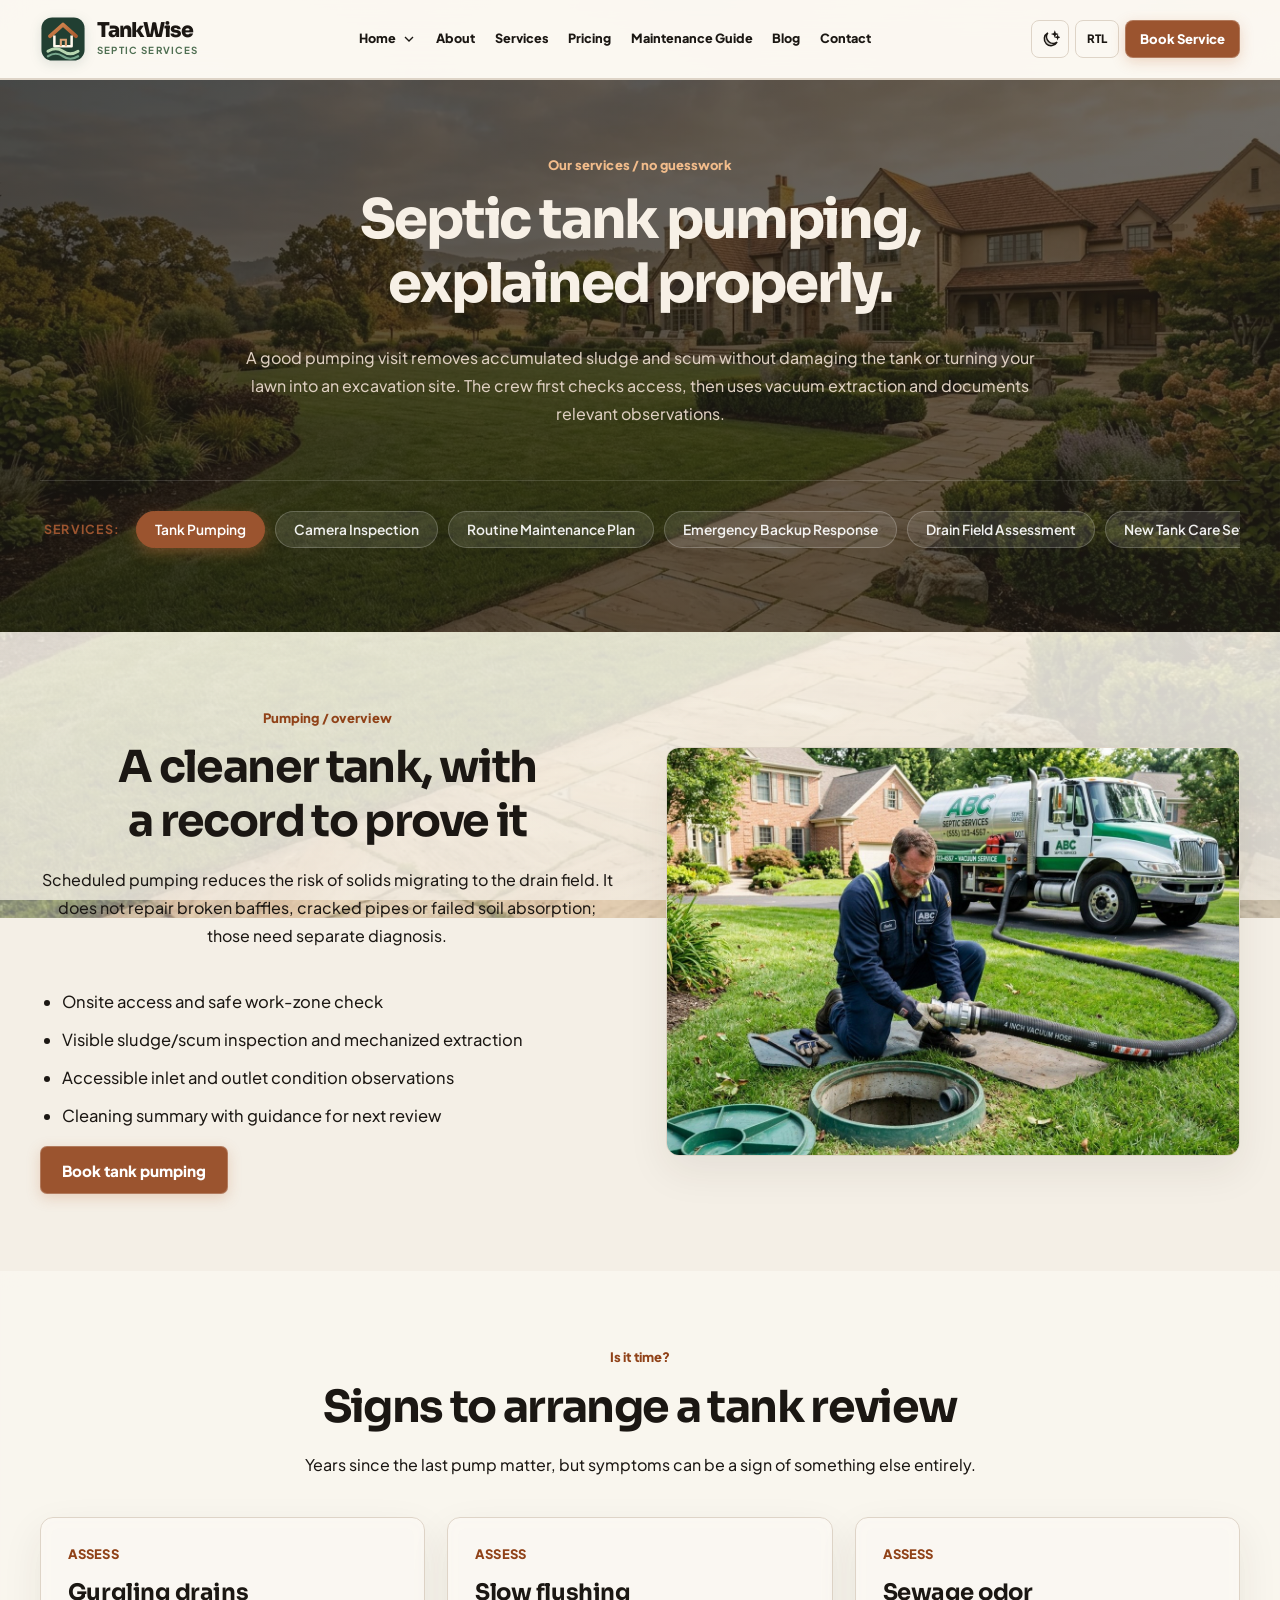
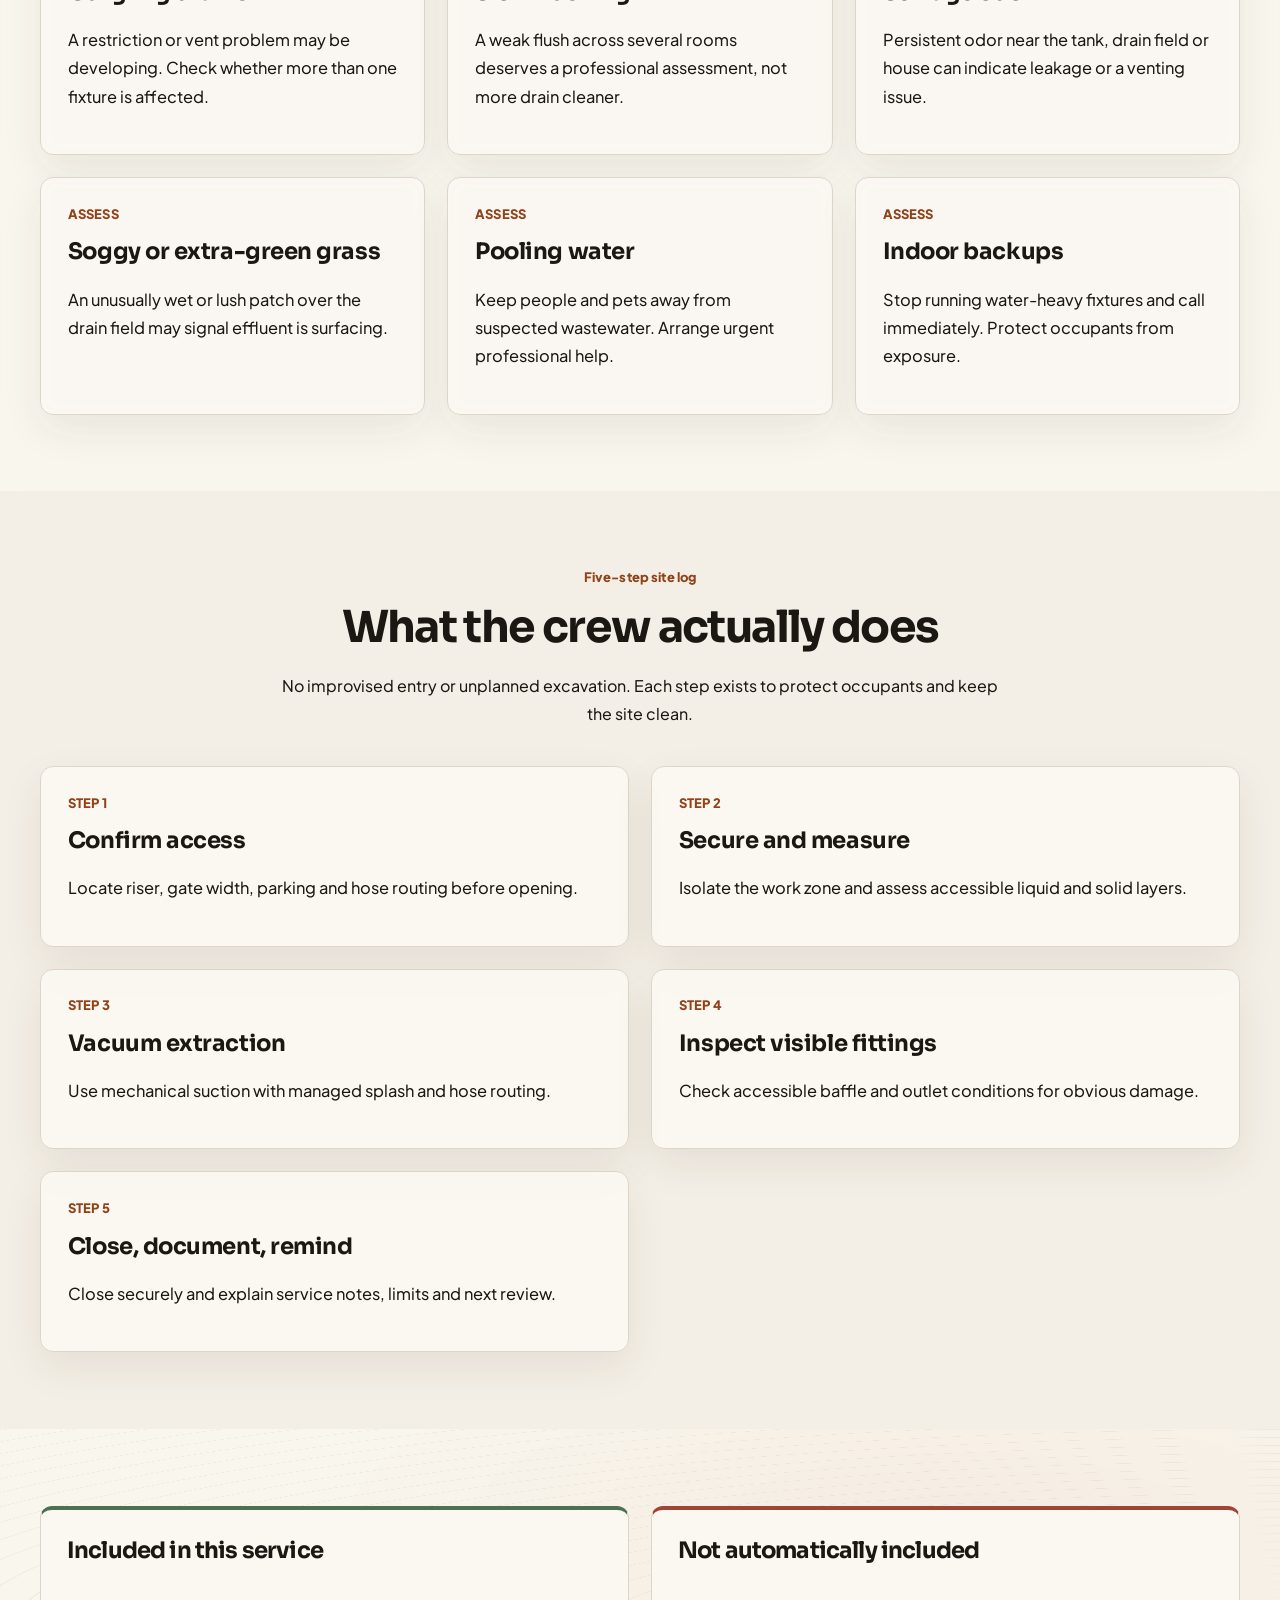
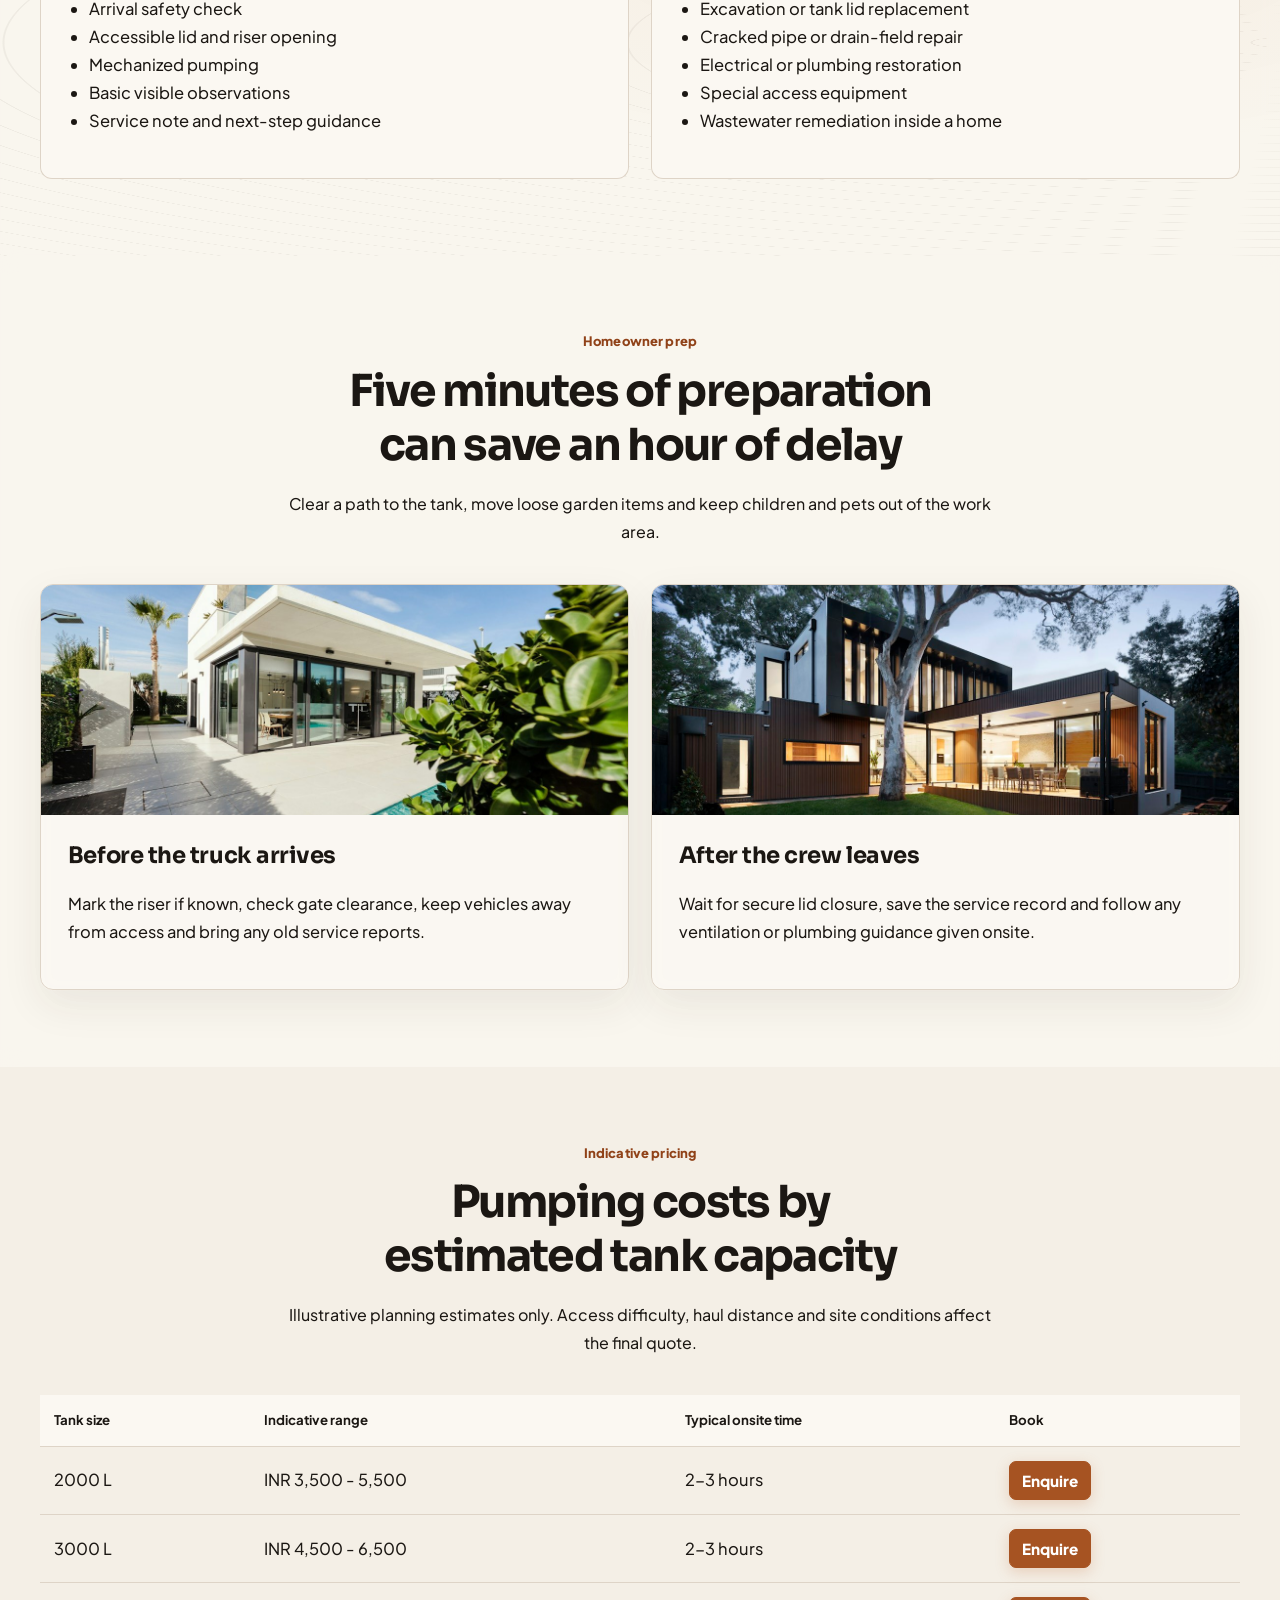
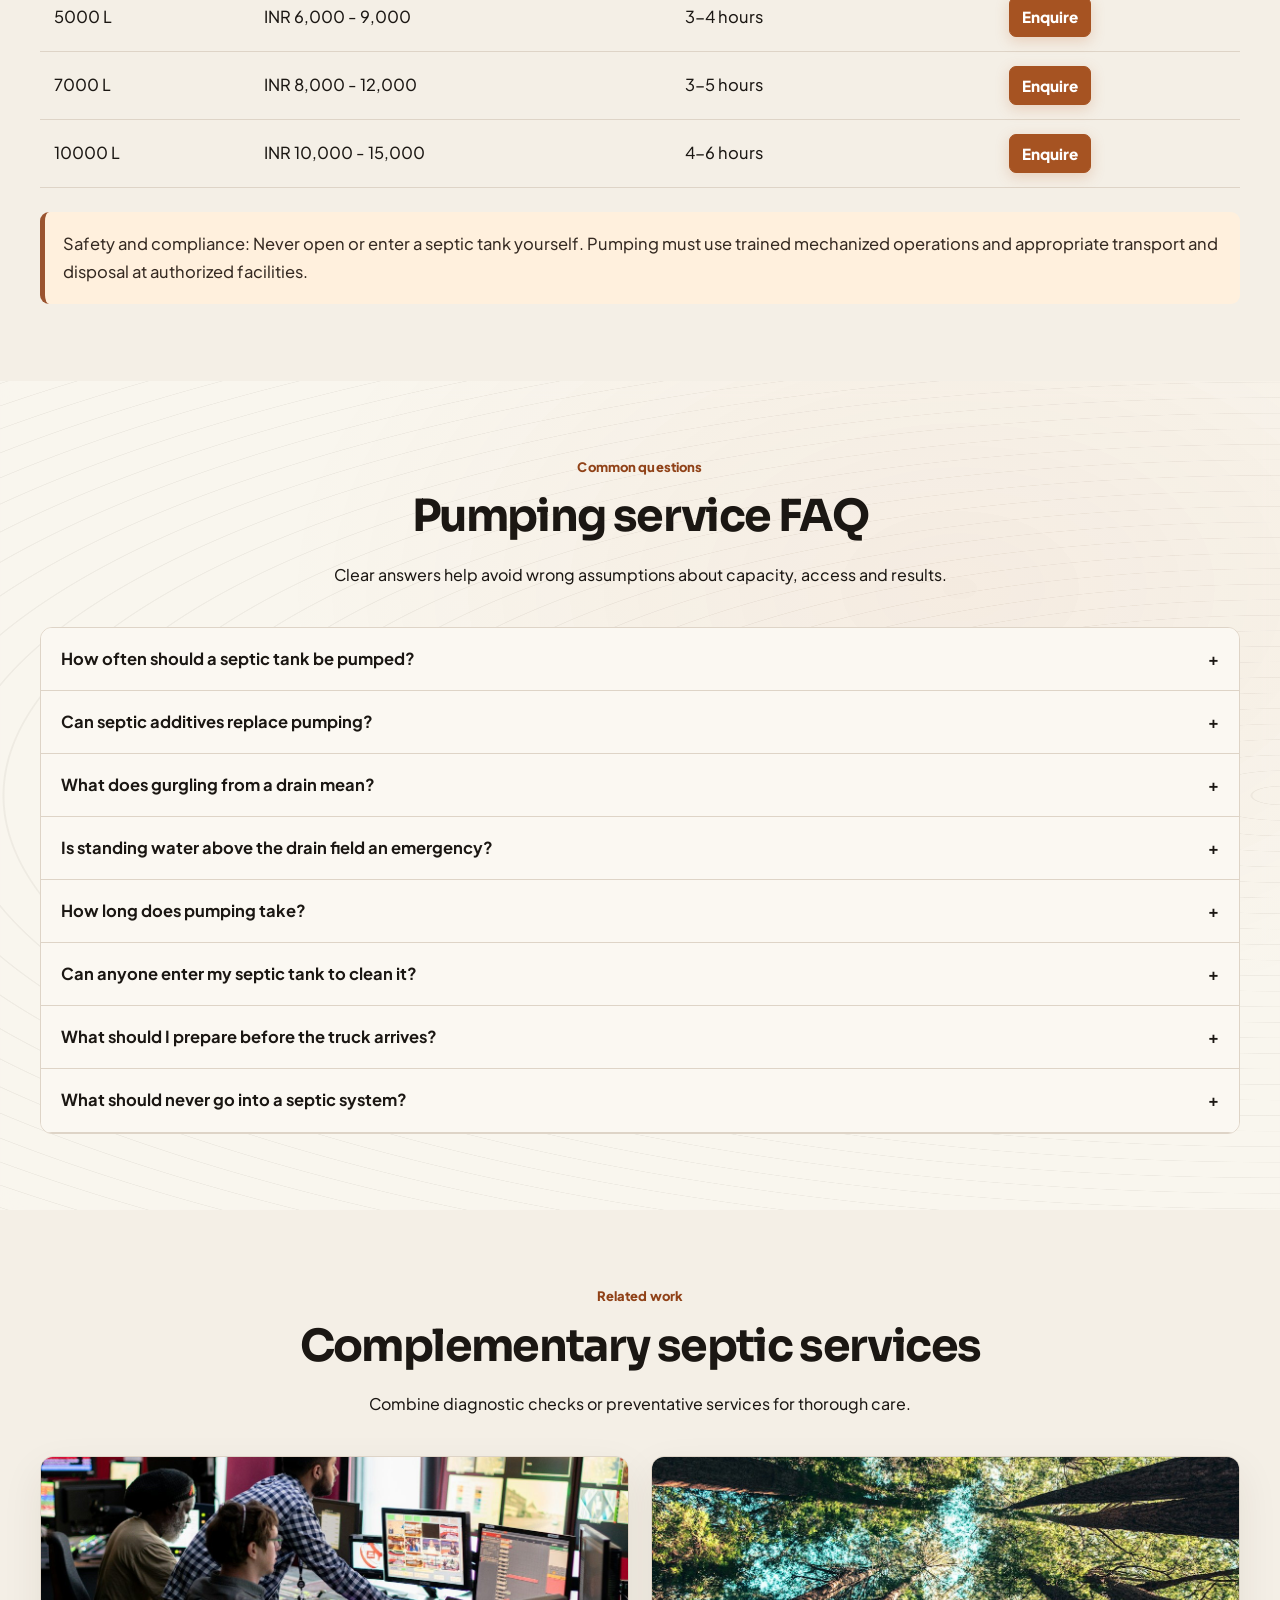
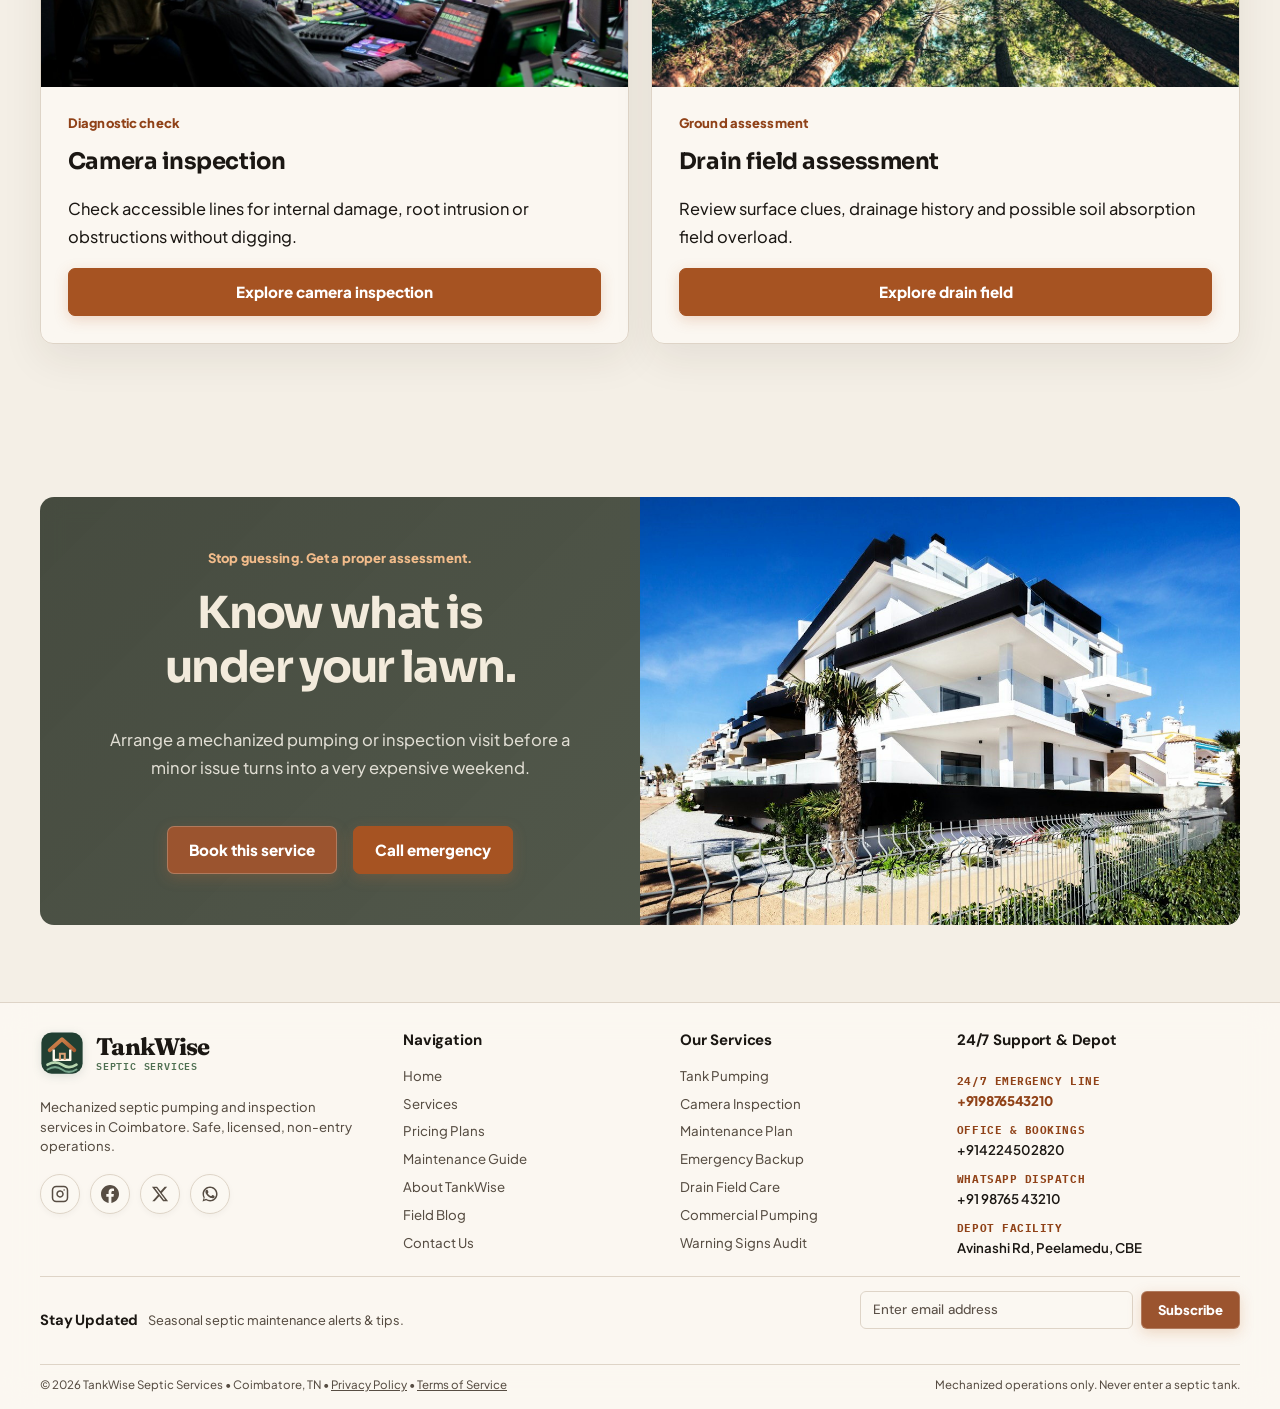
<file: TankWise/service-details.html>
<!doctype html>
<html lang="en">
<head>
  <meta charset="UTF-8">
  <meta name="viewport" content="width=device-width,initial-scale=1">
  <title>Service Details | TankWise Septic Services</title>
  <meta name="description" content="Detailed service scope, pricing, process, and timing for TankWise mechanized septic services in Coimbatore.">
  <meta property="og:title" content="Service Details | TankWise">
  <meta property="og:description" content="Detailed service scope, pricing, process, and timing for TankWise mechanized septic services in Coimbatore.">
  <meta property="og:type" content="website">
  <meta property="og:url" content="https://example.com/service-details.html">
  <link rel="canonical" href="https://example.com/service-details.html">
  <link rel="icon" href="assets/icons/favicon.svg" type="image/svg+xml">
  <link rel="preconnect" href="https://fonts.googleapis.com">
<link rel="preconnect" href="https://fonts.gstatic.com" crossorigin>
<link rel="stylesheet" href="https://fonts.googleapis.com/css2?family=DM+Sans:wght@400;500;600;700;800&amp;family=Fraunces:opsz,wght@9..144,500;9..144,650;9..144,750&amp;family=IBM+Plex+Mono:wght@400;600&amp;display=swap">
<link rel="stylesheet" href="https://fonts.googleapis.com/css2?family=Manrope:wght@400;500;600;650;700;750;800&amp;family=Outfit:wght@400;500;600;650;700;750;800&amp;family=IBM+Plex+Mono:wght@400;500;600;700&amp;display=swap">
<link rel="stylesheet" href="https://fonts.googleapis.com/css2?family=Sora:wght@400;500;600;700;800&amp;family=Plus+Jakarta+Sans:wght@400;500;600;700;800&amp;display=swap">
<link rel="stylesheet" href="assets/css/bundle-standard.css">
  <script src="assets/js/main.js" defer></script>
  <script src="assets/js/service-details-data.js" defer></script>
  <script src="assets/js/service-details-loader.js" defer></script>
  <script type="application/ld+json">{"@context":"https://schema.org","@type":"LocalBusiness","name":"TankWise Septic Services","address":{"@type":"PostalAddress","addressLocality":"Coimbatore","addressRegion":"Tamil Nadu","addressCountry":"IN"},"description":"Demonstration septic service website; contact information and claims require verification before publishing."}</script>
  
  
  
  
  
  
  
  
  
  
<style data-contrast-qa="2026-11-05">:root{--copper:#9b542f}html.dark{--copper:#e7a474}.btn:not(.btn-ghost):not(.btn-dark),.btn-dark,button.btn:not(.btn-ghost){background:#9b542f!important;color:#fff!important;border-color:rgba(255,255,255,.22)!important}.btn:not(.btn-ghost):not(.btn-dark):hover,.btn-dark:hover,button.btn:not(.btn-ghost):hover{background:#7d3e20!important;color:#fff!important}</style></head>
<body>
  <div data-header></div>
  <main id="main-content">

    <!-- PAGE HERO -->
    <section class="page-hero">
      <div class="container">
        <span class="section-kicker" id="detail-hero-kicker">Our services / no guesswork</span>
        <h1 id="detail-hero-title">Septic tank pumping, explained properly.</h1>
        <p class="lead" id="detail-hero-lead">A good pumping visit removes accumulated sludge and scum without damaging the tank or turning your lawn into an excavation site. The crew first checks access, then uses vacuum extraction and documents relevant observations.</p>
        
        <!-- SERVICE SWITCHER BAR -->
        <nav class="service-switcher-bar" id="service-switcher-bar" aria-label="Service switcher"></nav>
      </div>
    </section>

    <!-- SECTION 1: OVERVIEW -->
    <section class="section">
      <div class="container">
        <div class="split">
          <div>
            <div class="section-head">
              <span class="section-kicker" id="detail-overview-kicker">Pumping / overview</span>
              <h2 id="detail-overview-title">A cleaner tank, with a record to prove it</h2>
              <p class="lead" id="detail-overview-lead">Scheduled pumping reduces the risk of solids migrating to the drain field. It does not repair broken baffles, cracked pipes or failed soil absorption; those need separate diagnosis.</p>
            </div>
            <ul class="info-list" id="detail-overview-list">
              <li>Onsite access and safe work-zone check</li>
              <li>Visible sludge/scum inspection and mechanized extraction</li>
              <li>Accessible inlet and outlet condition observations</li>
              <li>Cleaning summary with guidance for next review</li>
            </ul>
            <a class="btn" id="detail-overview-cta" href="contact.html?service=Tank%20Pumping">Book this service</a>
          </div>
          <img class="visual large" id="detail-overview-image" src="assets/images/service-pumping-scene-2.jpg" alt="Mechanized vacuum pumping truck servicing residential septic tank" loading="lazy">
        </div>
      </div>
    </section>

    <!-- SECTION 2: SIGNS / ASSESSMENT -->
    <section class="section paper">
      <div class="container">
        <div class="section-head center">
          <span class="section-kicker" id="detail-signs-kicker">Is it time?</span>
          <h2 id="detail-signs-title">Signs to arrange a tank review</h2>
          <p class="lead" id="detail-signs-lead">Years since the last pump matter, but symptoms can be a sign of something else entirely.</p>
        </div>
        <div class="grid cols-3" id="detail-signs-grid">
          <!-- Dynamically populated -->
        </div>
      </div>
    </section>

    <!-- SECTION 3: FIVE-STEP SITE LOG -->
    <section class="section">
      <div class="container">
        <div class="section-head center">
          <span class="section-kicker" id="detail-steps-kicker">Five-step site log</span>
          <h2 id="detail-steps-title">What the crew actually does</h2>
          <p class="lead" id="detail-steps-lead">No improvised entry or unplanned excavation. Each step exists to protect occupants and keep the site clean.</p>
        </div>
        <div class="grid cols-2" id="detail-steps-grid">
          <!-- Dynamically populated -->
        </div>
      </div>
    </section>

    <!-- SECTION 4: INCLUDED / EXCLUDED COMPARISON -->
    <section class="section topo">
      <div class="container">
        <div class="grid cols-2">
          <div class="comparison good">
            <h3>Included in this service</h3>
            <ul id="detail-included-list">
              <li>Arrival safety check</li>
              <li>Accessible lid and riser opening</li>
              <li>Mechanized operations</li>
              <li>Basic visible observations</li>
              <li>Service note and next-step guidance</li>
            </ul>
          </div>
          <div class="comparison warning">
            <h3>Not automatically included</h3>
            <ul id="detail-excluded-list">
              <li>Excavation or tank lid replacement</li>
              <li>Cracked pipe or drain-field repair</li>
              <li>Electrical or plumbing restoration</li>
              <li>Special access equipment</li>
              <li>Wastewater remediation inside a home</li>
            </ul>
          </div>
        </div>
      </div>
    </section>

    <!-- SECTION 5: HOMEOWNER PREP -->
    <section class="section paper">
      <div class="container">
        <div class="section-head center">
          <span class="section-kicker" id="detail-prep-kicker">Homeowner prep</span>
          <h2 id="detail-prep-title">Five minutes of preparation can save an hour of delay</h2>
          <p class="lead" id="detail-prep-lead">Clear a path to the tank, move loose garden items and keep children and pets out of the work area.</p>
        </div>
        <div class="grid cols-2">
          <article class="card reveal show">
            <img class="card-image" id="detail-prep-before-img" src="assets/images/detail-site-before.jpg" alt="Before the truck arrives" loading="lazy">
            <div class="card-body">
              <h3 id="detail-prep-before-title">Before the truck arrives</h3>
              <p id="detail-prep-before-desc">Mark the riser if known, check gate clearance, keep vehicles away from access and bring any old service reports.</p>
            </div>
          </article>
          <article class="card reveal show">
            <img class="card-image" id="detail-prep-after-img" src="assets/images/detail-site-after.jpg" alt="After the crew leaves" loading="lazy">
            <div class="card-body">
              <h3 id="detail-prep-after-title">After the crew leaves</h3>
              <p id="detail-prep-after-desc">Wait for secure lid closure, save the service record and follow any ventilation or plumbing guidance given onsite.</p>
            </div>
          </article>
        </div>
      </div>
    </section>

    <!-- SECTION 6: INDICATIVE PRICING -->
    <section class="section">
      <div class="container">
        <div class="section-head center">
          <span class="section-kicker" id="detail-pricing-kicker">Indicative pricing</span>
          <h2 id="detail-pricing-title">Costs by capacity and scope</h2>
          <p class="lead" id="detail-pricing-lead">Illustrative planning estimates only. Access difficulty, haul distance and site conditions affect the final quote.</p>
        </div>
        <div class="table-wrap">
          <table class="data-table" id="detail-pricing-table">
            <!-- Dynamically populated -->
          </table>
        </div>
        <div class="notice" id="detail-pricing-notice" style="margin-top:24px">
          <strong>Safety and compliance:</strong> Never open or enter a septic tank yourself. Pumping must use trained mechanized operations and appropriate transport and disposal at authorized facilities.
        </div>
      </div>
    </section>

    <!-- SECTION 7: FAQS -->
    <section class="section topo">
      <div class="container">
        <div class="section-head center">
          <span class="section-kicker" id="detail-faq-kicker">Common questions</span>
          <h2 id="detail-faq-title">Frequently asked questions</h2>
          <p class="lead" id="detail-faq-lead">Clear answers help avoid wrong assumptions about capacity, access and results.</p>
        </div>
        <div class="accordion" id="detail-faq-accordion">
          <!-- Dynamically populated -->
        </div>
      </div>
    </section>

    <!-- SECTION 8: RELATED WORK -->
    <section class="section">
      <div class="container">
        <div class="section-head center">
          <span class="section-kicker">Related work</span>
          <h2>Complementary septic services</h2>
          <p class="lead">Combine diagnostic checks or preventative services for thorough care.</p>
        </div>
        <div class="grid cols-2" id="detail-related-grid">
          <!-- Dynamically populated -->
        </div>
      </div>
    </section>

    <!-- SECTION 9: FINAL CTA BAND -->
    <section class="section page-end">
      <div class="container">
        <div class="cta-band">
          <div class="split">
            <div class="cta-text">
              <span class="section-kicker">Stop guessing. Get a proper assessment.</span>
              <h2>Know what is under your lawn.</h2>
              <p>Arrange a mechanized pumping or inspection visit before a minor issue turns into a very expensive weekend.</p>
              <div class="row">
                <a class="btn" id="detail-final-book" href="contact.html">Book this service</a>
                <a class="btn btn-ghost" href="tel:+919876543210">Call emergency</a>
              </div>
            </div>
            <img class="visual" src="assets/images/home-final-booking-scene-6.jpg" alt="Vacuum truck after a scheduled residential service" loading="lazy">
          </div>
        </div>
      </div>
    </section>

  </main>
  <div data-footer></div>
</body>
</html>
</file>
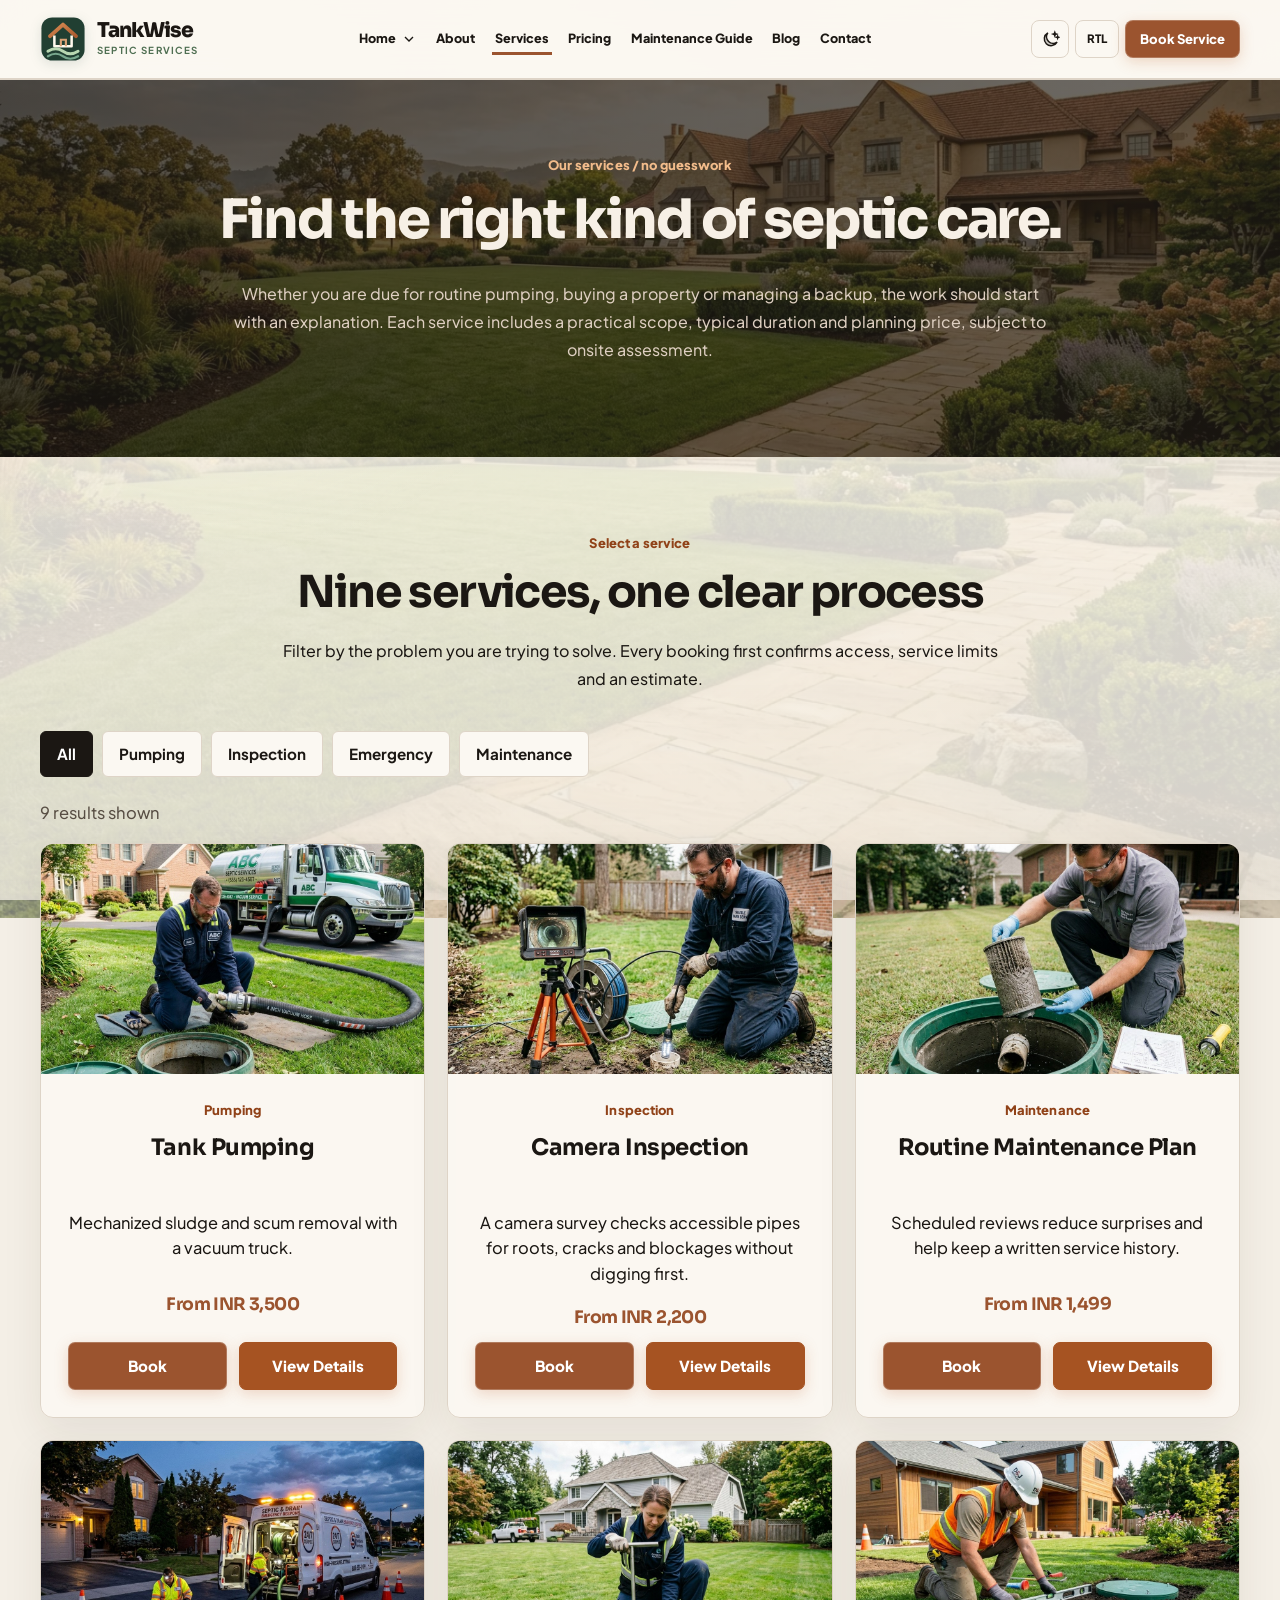
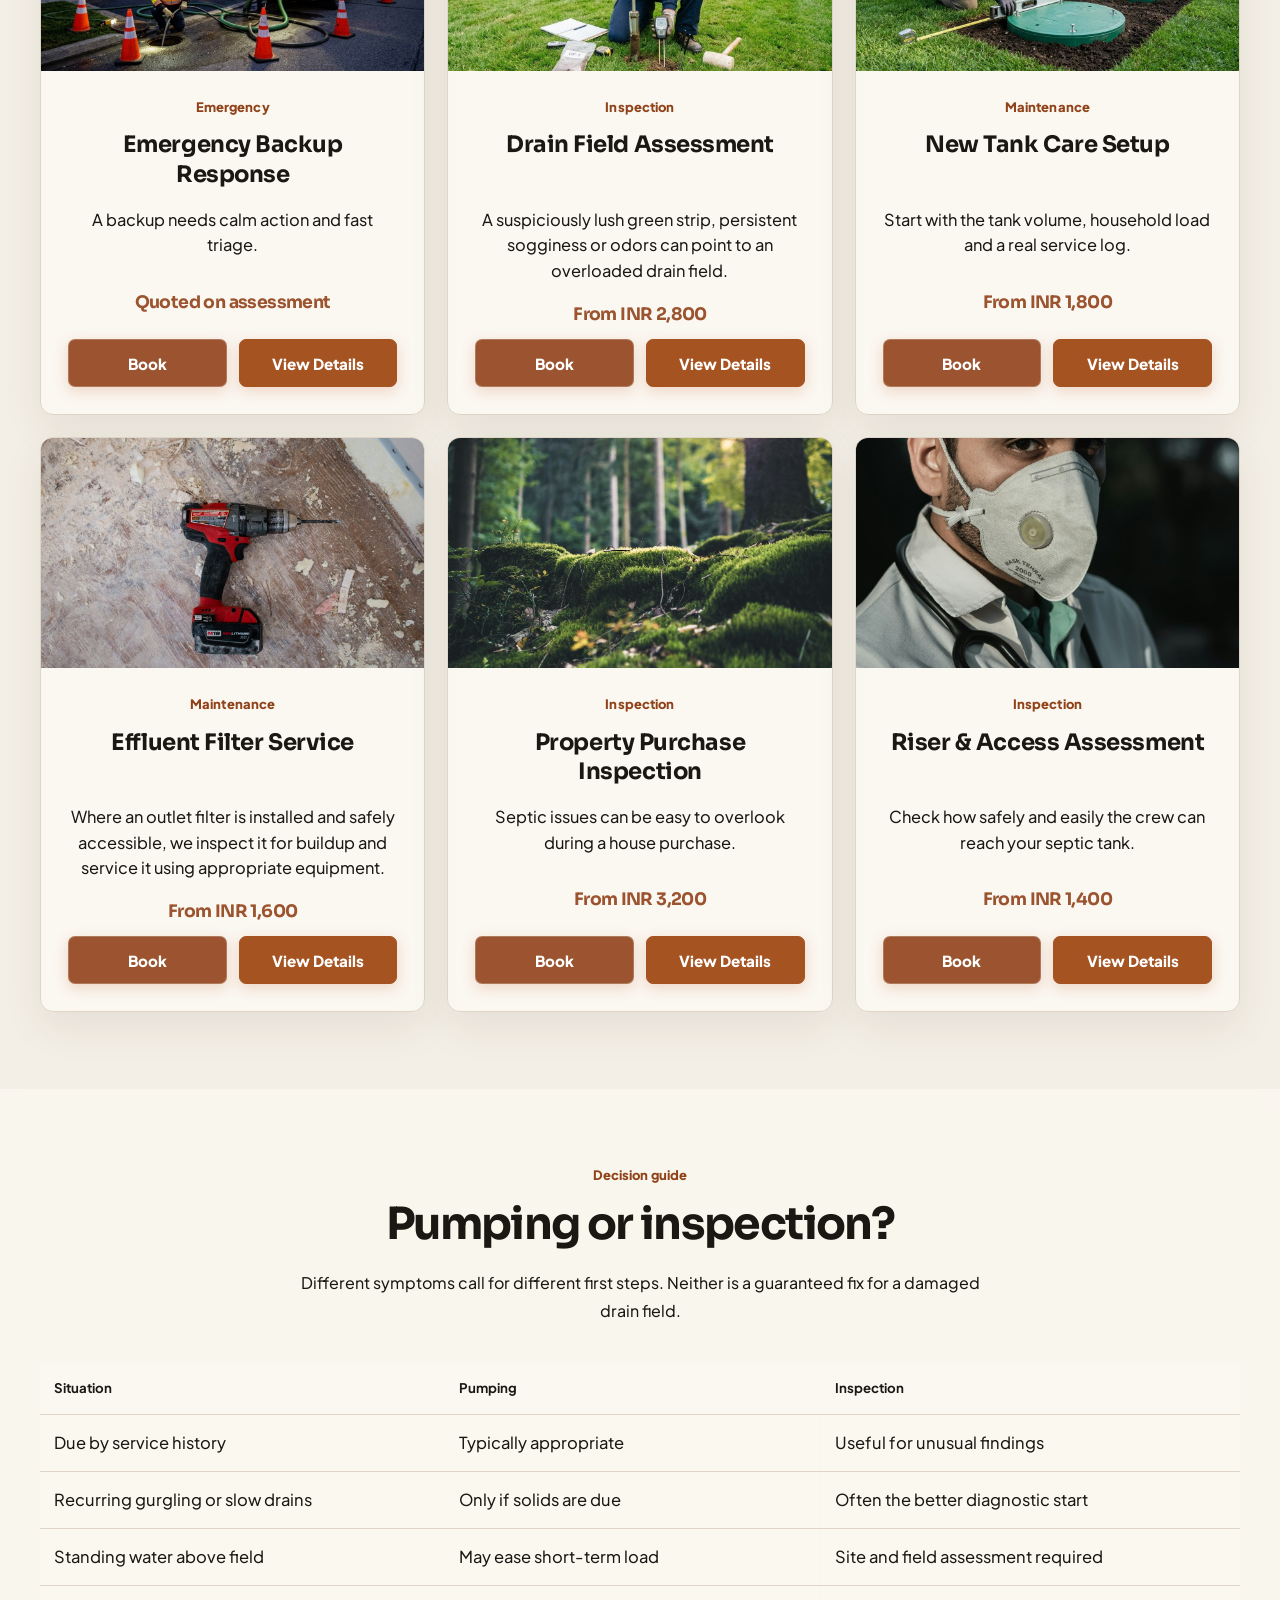
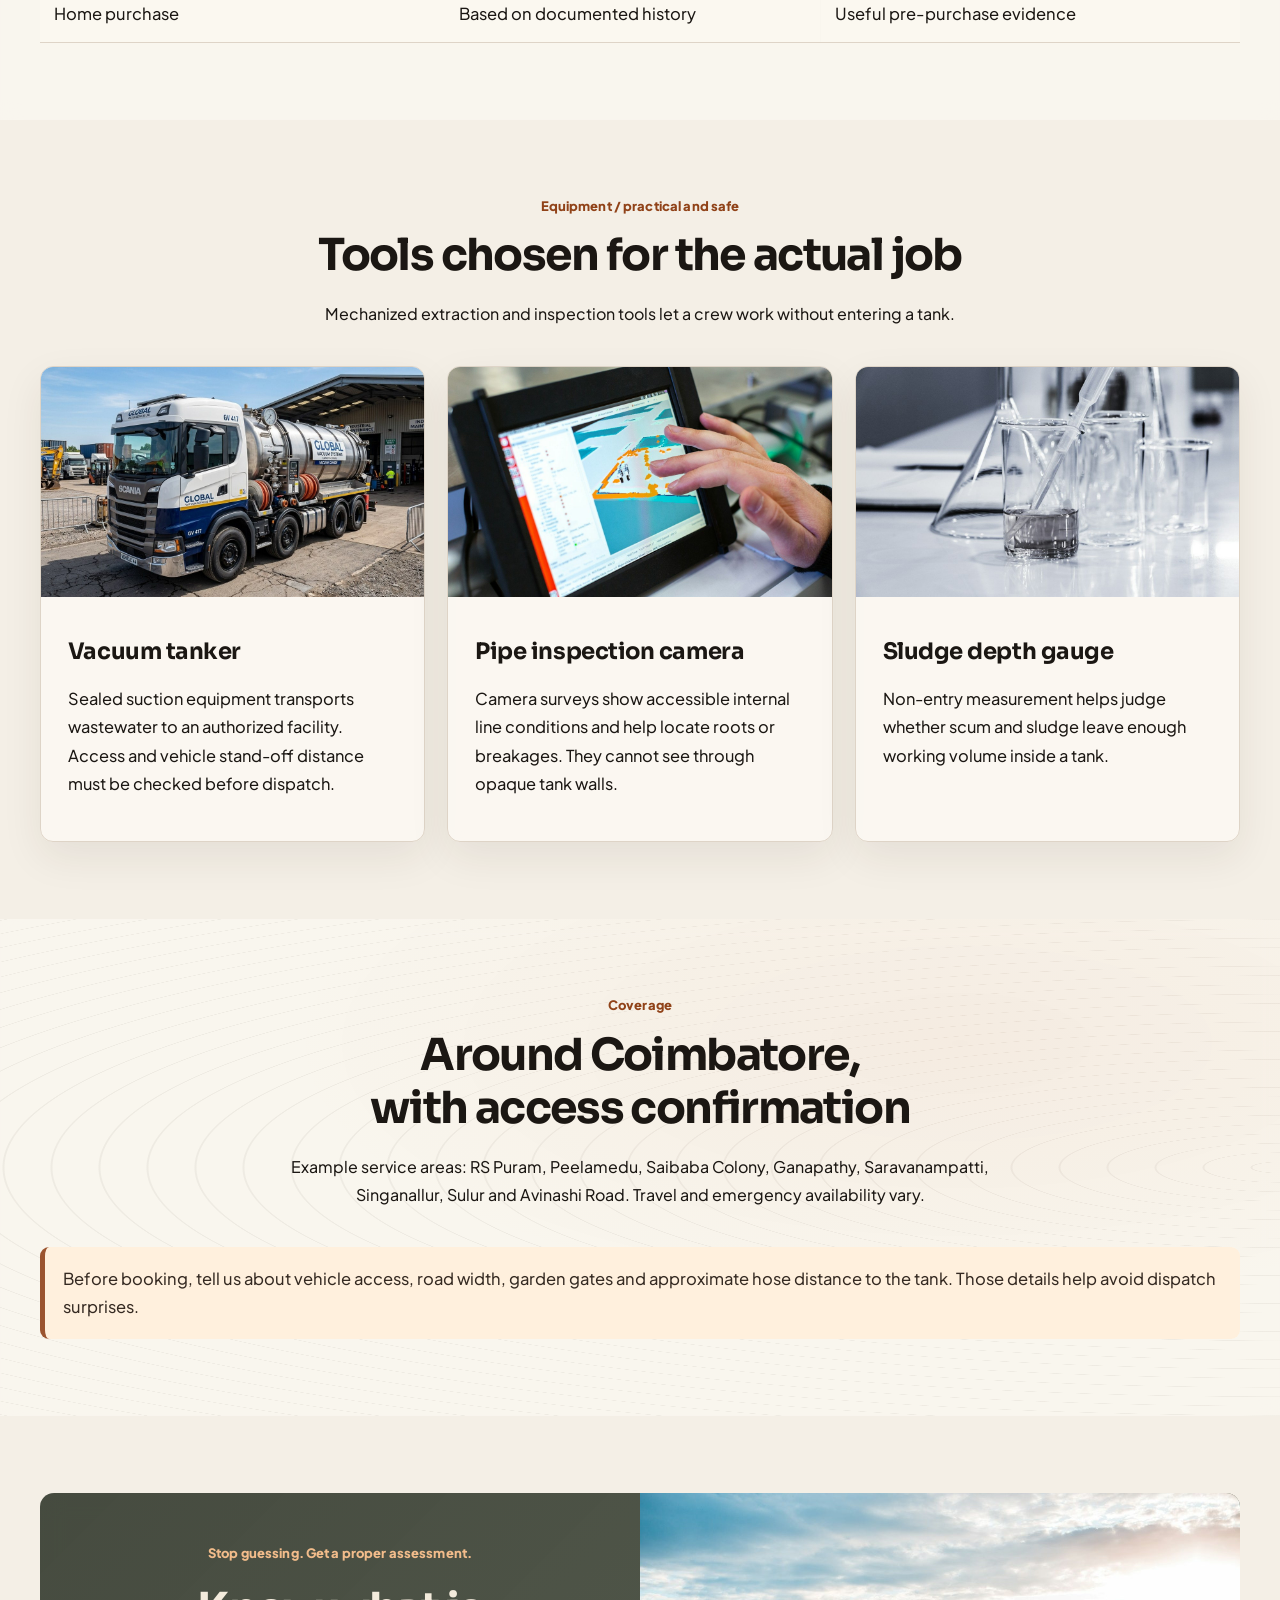
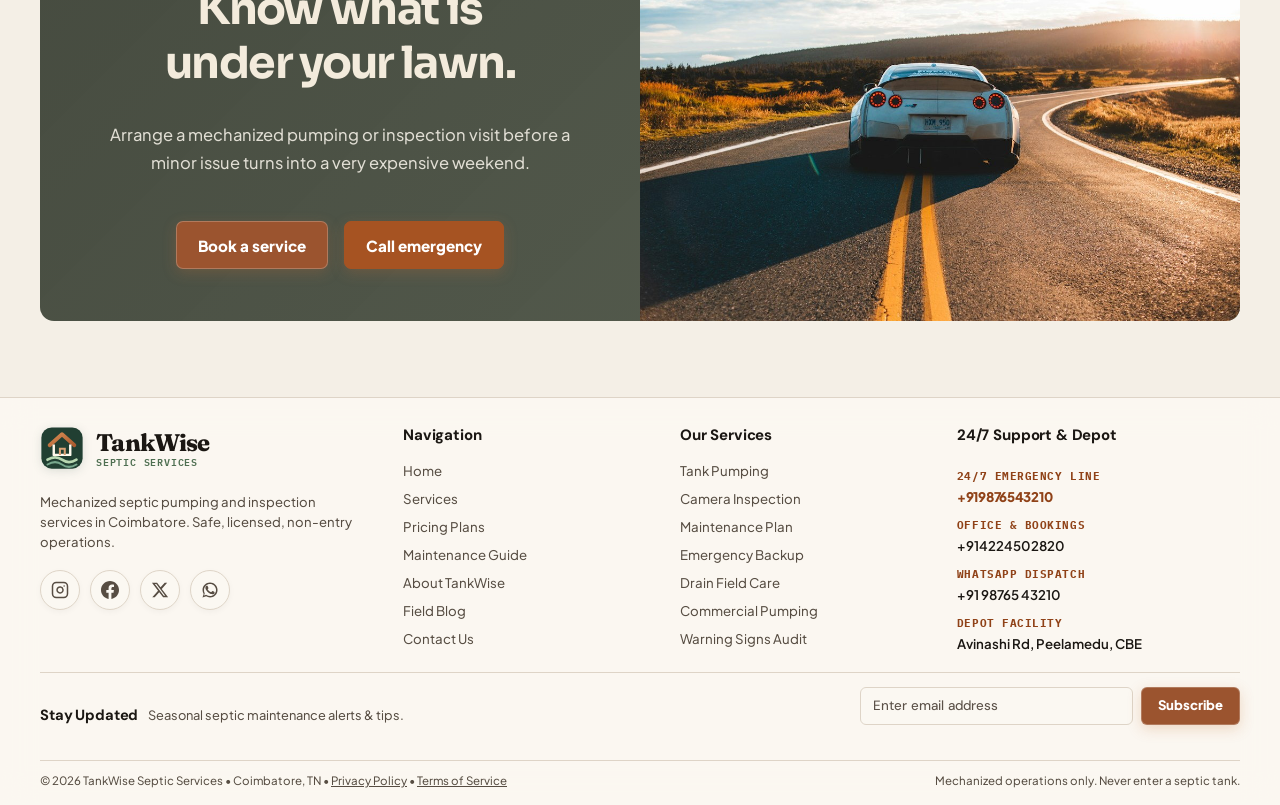
<file: TankWise/services.html>
<!DOCTYPE html>
<html lang="en"><head><meta charset="utf-8"/><meta content="width=device-width,initial-scale=1" name="viewport"/><title>Septic Pumping, Inspections and Emergency Services | TankWise Septic Services</title><meta content="Eight mechanized septic services, including vacuum pumping, camera inspections, drain field assessment and maintenance." name="description"/><meta content="Septic Pumping, Inspections and Emergency Services | TankWise" property="og:title"/><meta content="Eight mechanized septic services, including vacuum pumping, camera inspections, drain field assessment and maintenance." property="og:description"/><meta content="website" property="og:type"/><meta content="https://example.com/services.html" property="og:url"/><link href="https://example.com/services.html" rel="canonical"/><link href="assets/icons/favicon.svg" rel="icon" type="image/svg+xml"/><link rel="preconnect" href="https://fonts.googleapis.com">
<link rel="preconnect" href="https://fonts.gstatic.com" crossorigin>
<link rel="stylesheet" href="https://fonts.googleapis.com/css2?family=DM+Sans:wght@400;500;600;700;800&amp;family=Fraunces:opsz,wght@9..144,500;9..144,650;9..144,750&amp;family=IBM+Plex+Mono:wght@400;600&amp;display=swap">
<link rel="stylesheet" href="https://fonts.googleapis.com/css2?family=Manrope:wght@400;500;600;650;700;750;800&amp;family=Outfit:wght@400;500;600;650;700;750;800&amp;family=IBM+Plex+Mono:wght@400;500;600;700&amp;display=swap">
<link rel="stylesheet" href="https://fonts.googleapis.com/css2?family=Sora:wght@400;500;600;700;800&amp;family=Plus+Jakarta+Sans:wght@400;500;600;700;800&amp;display=swap">
<style data-embedded-from="bundle-services.css">
/* Consolidated from assets/css/style.css - original cascade order preserved. */


/* Consolidated from assets/css/layout-refinement.css - original cascade order preserved. */


/* Consolidated from assets/css/navbar-fix.css - original cascade order preserved. */


/* Consolidated from assets/css/home-pages.css - original cascade order preserved. */


/* Consolidated from assets/css/hero-cta-alignment.css - original cascade order preserved. */


/* Consolidated from assets/css/typography-refresh.css - original cascade order preserved. */


/* Consolidated from assets/css/typography-premium-v2.css - original cascade order preserved. */


/* Consolidated from assets/css/navbar-always-sticky.css - original cascade order preserved. */


/* Consolidated from assets/css/content-alignment-final.css - original cascade order preserved. */


/* Consolidated from assets/css/services-guide-polish.css - original cascade order preserved. */


/* Consolidated from assets/css/brand-refresh.css - original cascade order preserved. */


/* Consolidated from assets/css/ambient-theme-enhancement.css - original cascade order preserved. */


:root{--soil:#1b1713;--limestone:#f4efe6;--bone:#fbf8f2;--moss:#4f6f52;--copper:#c2703d;--clay:#8a6f5a;--sage:#a9bfa0;--bg:#f4efe6;--card:#fbf8f2;--text:#1b1713;--muted:#61574e;--line:#ded4c7;--headbg:rgba(251,248,242,.95);--shadow:0 15px 40px rgba(45,34,22,.08)}html.dark{--bg:#1b1713;--card:#29241f;--text:#f4efe6;--muted:#c6b6a3;--line:#51473c;--headbg:rgba(27,23,19,.95);--shadow:0 15px 40px rgba(0,0,0,.3)}*{box-sizing:border-box}html{scroll-behavior:smooth}body{margin:0;background:var(--bg);color:var(--text);font:16px/1.65 'DM Sans',Arial,sans-serif;overflow-x:hidden}button,input,select,textarea{font:inherit}button,a{touch-action:manipulation}a{color:inherit;text-decoration:none}img,svg{max-width:100%}img{display:block}p{margin:.5rem 0 1rem}h1,h2,h3,h4{font-family:'Fraunces',Georgia,serif;line-height:1.13;letter-spacing:-.028em;margin:0 0 17px}h1{font-size:clamp(2.9rem,6.4vw,6.5rem)}h2{font-size:clamp(2.1rem,4vw,3.55rem)}h3{font-size:1.46rem}h4{font-size:1.15rem}ul{padding-inline-start:22px}.container{width:min(1200px,calc(100% - 42px));margin-inline:auto}.section{padding:86px 0;position:relative}.section.tight{padding:58px 0}.paper{background:var(--card)}.ink{background:var(--soil);color:#f4efe6}.topo{background-image:radial-gradient(ellipse at 75% 25%,rgba(194,112,61,.08),transparent 50%),repeating-radial-gradient(ellipse at 100% 50%,transparent 0 27px,rgba(122,114,93,.08) 28px 29px,transparent 30px 48px)}.section-kicker,.mono,.eyebrow{font:600 .76rem 'IBM Plex Mono',monospace;letter-spacing:.12em;text-transform:uppercase;color:var(--copper)}.lead{font-size:1.18rem;line-height:1.8;max-width:740px}.muted{color:var(--muted)}.row{display:flex;gap:16px;align-items:center;flex-wrap:wrap}.center{text-align:center}.center .lead{margin-inline:auto}.section-head{max-width:760px;margin-bottom:32px}.section-head.center{margin-inline:auto}.grid{display:grid;gap:22px}.cols-2{grid-template-columns:repeat(2,minmax(0,1fr))}.cols-3{grid-template-columns:repeat(3,minmax(0,1fr))}.cols-4{grid-template-columns:repeat(4,minmax(0,1fr))}.split{display:grid;grid-template-columns:1fr 1fr;gap:46px;align-items:center}.card{background:var(--card);border:1px solid var(--line);border-radius:15px;overflow:hidden;box-shadow:var(--shadow);transition:transform .3s,box-shadow .3s,border-color .3s}.card:hover{transform:translateY(-5px);border-color:var(--copper);box-shadow:0 22px 44px rgba(60,40,20,.14)}.card-body{padding:26px}.card-image{width:100%;height:205px;object-fit:cover;background:#c6bca6}.card .btn{margin-top:auto}.card-body.flex{display:flex;flex-direction:column;height:100%}.btn{display:inline-flex;gap:8px;align-items:center;justify-content:center;padding:12px 21px;min-height:48px;border-radius:7px;border:1px solid transparent;background:var(--copper);color:#fff;font-weight:800;cursor:pointer;transition:transform .22s,background .22s,box-shadow .22s;text-align:center}.btn:hover{transform:translateY(-2px);box-shadow:0 9px 24px rgba(194,112,61,.23);background:#a55a2e}.btn-dark{background:var(--moss)}.btn-dark:hover{background:#3d5841}.btn-ghost{border-color:currentColor;background:transparent;color:inherit}.btn-ghost:hover{background:rgba(194,112,61,.14);color:inherit}.btn-sm{padding:8px 12px;min-height:38px;font-size:.84rem}.stamp{display:inline-block;font:600 .7rem 'IBM Plex Mono',monospace;letter-spacing:.05em;padding:8px 11px;border:1px solid currentColor;border-radius:2px;transform:rotate(-2deg)}.tag{padding:5px 9px;border:1px solid var(--line);border-radius:4px;font-size:.75rem;color:var(--muted)}.price{font:600 1.08rem 'IBM Plex Mono',monospace;color:var(--copper)}.site-header{position:sticky;top:0;z-index:100;background:var(--headbg);backdrop-filter:blur(16px);border-bottom:1px solid var(--line);transition:box-shadow .25s}.site-header.shrink{box-shadow:0 10px 26px rgba(0,0,0,.1)}.head-inner{display:flex;align-items:center;gap:22px;min-height:86px;transition:min-height .25s}.shrink .head-inner{min-height:69px}.brand{display:inline-flex;gap:11px;align-items:center;flex:none}.brand-mark{width:43px;height:43px;border-radius:8px;background:var(--soil);display:grid;place-items:center;color:#e7bc85;font:700 20px 'Fraunces'}.brand-copy{display:grid;line-height:1.1}.brand-copy strong{font:750 1.5rem 'Fraunces'}.brand-copy small{font:.62rem 'IBM Plex Mono';letter-spacing:.06em;color:var(--muted)}.nav{display:flex;align-items:center;gap:17px;margin-inline:auto}.nav a{font-size:.88rem;font-weight:800;padding:8px 2px;position:relative;white-space:nowrap}.nav a[aria-current=page]::after,.nav a:hover::after{position:absolute;content:'';height:3px;background:var(--copper);bottom:1px;inset-inline:0}.header-tools{display:flex;gap:7px;align-items:center;margin-inline-start:auto}.icon-btn{height:40px;min-width:40px;border:1px solid var(--line);border-radius:7px;background:var(--card);color:var(--text);font-weight:800;cursor:pointer}.emergency-chip{font:.75rem 'IBM Plex Mono';background:#33241e;color:#f4ddd0;padding:10px 12px;border-radius:6px;white-space:nowrap;border:1px solid #946243}.mobile-toggle{display:none}.hero{position:relative;padding:94px 0 110px;min-height:660px;display:flex;align-items:center;background:#201c17;color:#f8f0e4;overflow:hidden}.hero:after{content:'';position:absolute;inset:0;pointer-events:none;background:repeating-linear-gradient(12deg,transparent 0 45px,rgba(255,255,255,.012) 45px 46px)}.hero-shell{display:grid;grid-template-columns:1.05fr .95fr;gap:50px;align-items:center;position:relative;z-index:1}.hero h1{margin:20px 0 22px}.hero h1 em{color:#e2b17d;font-style:normal}.hero p{color:#e4dacf;font-size:1.12rem;max-width:600px}.hero-media{border:9px solid #494036;position:relative;transform:rotate(1.3deg);box-shadow:26px 30px 0 -12px rgba(194,112,61,.35)}.hero-media img{width:100%;height:430px;object-fit:cover}.hero-media:after{content:'FIELD NOTES / 01';position:absolute;bottom:20px;inset-inline-start:20px;padding:7px 12px;background:#211d18;color:#f5e8d7;font:600 .68rem 'IBM Plex Mono'}.trust-list{display:flex;gap:10px;flex-wrap:wrap;margin:28px 0}.hero .stamp{color:#e2cfaf;border-color:#7b6b57}.strata{height:24px;background:linear-gradient(to bottom,#c29b75 0 5px,#735440 5px 12px,#3a332b 12px 17px,#9b865d 17px 24px)}.visual{width:100%;border-radius:16px;object-fit:cover;box-shadow:var(--shadow);border:1px solid var(--line);background:#d7c5a5}.visual.large{height:420px}.spec{display:flex;align-items:baseline;gap:10px;border-bottom:1px solid var(--line);padding:12px 0}.spec strong{font:700 2.1rem 'IBM Plex Mono';color:var(--copper)}.detail-note{border-inline-start:4px solid var(--copper);background:var(--card);padding:16px 18px;border-radius:0 8px 8px 0}.comparison{border:1px solid var(--line);border-radius:14px;padding:26px;background:var(--card)}.warning{border-top:4px solid #a04437}.good{border-top:4px solid var(--moss)}.stat-band{display:grid;grid-template-columns:repeat(4,1fr);gap:28px;background:#30291f;color:#eee5d8;padding:40px;border-radius:15px}.stat-num{font:700 clamp(2rem,4vw,3.4rem) 'IBM Plex Mono';color:#e4b37f;display:block}.form-grid{display:grid;grid-template-columns:repeat(2,1fr);gap:16px}.field{display:grid;gap:6px;margin-bottom:12px}.field>span,.field>label{font-weight:700;font-size:.85rem}.input,select,textarea{width:100%;padding:12px 13px;border:1px solid var(--line);background:var(--card);color:var(--text);border-radius:7px;min-height:46px}textarea{min-height:118px;resize:vertical}.field-error{color:#bb4834;font-size:.75rem;min-height:1em}.checks{display:flex;flex-wrap:wrap;gap:13px}.checks label{display:inline-flex;gap:8px;align-items:center;font-size:.85rem}.switch-row{display:flex;gap:10px;align-items:center;flex-wrap:wrap}.result{background:#2a362c;border-radius:9px;color:#f5f0e6;padding:22px;margin-top:16px}.result[hidden],[hidden]{display:none!important}.accordion{border:1px solid var(--line);border-radius:12px;overflow:hidden}.faq-trigger{display:flex;justify-content:space-between;align-items:center;width:100%;padding:17px 20px;text-align:start;border:0;border-bottom:1px solid var(--line);background:var(--card);color:var(--text);font-weight:800;cursor:pointer}.faq-answer{padding:7px 20px 18px;background:var(--card);border-bottom:1px solid var(--line)}.faq-answer p{margin:0}.filter-bar{display:flex;gap:9px;flex-wrap:wrap;margin:22px 0}.filter{background:var(--card);color:var(--text);border:1px solid var(--line);border-radius:6px;padding:9px 16px;font-weight:800;cursor:pointer}.filter.active{background:var(--soil);color:#fff;border-color:var(--soil)}html.dark .filter.active{background:var(--copper)}.hotspot-wrap{position:relative}.hotspot-image{width:100%;border-radius:14px;border:1px solid var(--line)}.hotspot{position:absolute;width:32px;height:32px;border:3px solid #fff;border-radius:50%;background:var(--copper);color:#fff;font:800 .9rem 'IBM Plex Mono';cursor:pointer;box-shadow:0 0 0 6px rgba(194,112,61,.22);animation:pulse 2.8s infinite}.hotspot.active{background:#355e45;transform:scale(1.15)}.steps{counter-reset:step}.step{position:relative;padding:17px 16px 17px 68px;border-inline-start:1px solid var(--line);margin-inline-start:16px}.step:before{counter-increment:step;content:counter(step,decimal-leading-zero);position:absolute;inset-inline-start:-18px;top:16px;background:var(--copper);color:#fff;border-radius:50%;font:700 .73rem 'IBM Plex Mono';width:35px;height:35px;display:grid;place-items:center}.step h3{margin-bottom:6px}.flip{min-height:170px;cursor:pointer;position:relative}.flip .fact{display:none}.flip.is-open .myth{display:none}.flip.is-open .fact{display:block}.site-footer{background:var(--headbg);color:var(--text);border-top:1px solid var(--line);padding:64px 0 27px}.footer-grid{display:grid;grid-template-columns:1.55fr repeat(4,1fr);gap:30px}.footer-grid h3{font:700 1.06rem 'DM Sans';margin-bottom:14px}.footer-grid a{display:block;font-size:.83rem;color:#d0c4b3;margin:9px 0}.footer-grid a:hover{color:#e7aa76}.footer-grid p{font-size:.87rem;color:#d0c4b3}.footer-bottom{border-top:1px solid #494037;margin-top:45px;padding-top:20px;font-size:.75rem;color:#c1b1a1;display:flex;justify-content:space-between;gap:20px}.bottom-call{display:none}.cta-band{background:#353b30;color:#f3ebdc;border-radius:17px;overflow:hidden}.cta-band .split{gap:0}.cta-band .cta-text{padding:38px}.cta-band img{width:100%;height:370px;object-fit:cover}.cta-band p{color:#e1ded4}.page-hero{padding:80px 0 64px;background:var(--soil);color:#f7f0e6}.page-hero h1{font-size:clamp(2.9rem,5vw,5rem)}.page-hero p{max-width:820px;color:#decfc1}.page-hero .section-kicker{color:#e0a26f}.table-wrap{overflow:auto}.data-table{border-collapse:collapse;width:100%;min-width:650px}.data-table th,.data-table td{text-align:start;border-bottom:1px solid var(--line);padding:14px}.data-table th{background:var(--card);font-size:.83rem}.info-list li{margin-bottom:10px}.map-frame{height:300px;width:100%;border:0;border-radius:12px}.notice{background:#fff0dd;color:#352a22;border-left:5px solid var(--copper);padding:18px;border-radius:9px}.photo-preview{width:140px;max-height:110px;object-fit:cover;margin-top:9px}.timeline{display:grid;gap:16px}.service-card .card-body{min-height:350px}.page-end{padding-bottom:0}.focus-ring:focus-visible,.btn:focus-visible,button:focus-visible,a:focus-visible,input:focus-visible,select:focus-visible,textarea:focus-visible{outline:3px solid var(--copper);outline-offset:3px}.reveal{opacity:0;transform:translateY(22px);transition:opacity .7s ease,transform .7s ease}.reveal.show{opacity:1;transform:none}.toast-container{position:fixed;inset-block-end:25px;inset-inline-end:25px;z-index:500}.toast{padding:13px 18px;background:var(--soil);color:#fff;border-left:4px solid var(--copper);margin-top:8px;box-shadow:var(--shadow)}@keyframes pulse{50%{box-shadow:0 0 0 12px rgba(194,112,61,.06)}}@media(max-width:1160px){.nav{gap:10px}.nav a{font-size:.8rem}.emergency-chip{font-size:.67rem}.brand-copy strong{font-size:1.24rem}}@media(max-width:990px){.mobile-toggle{display:block}.nav{display:none;position:absolute;top:100%;left:0;right:0;background:var(--card);padding:18px 22px;box-shadow:var(--shadow);border-bottom:1px solid var(--line);flex-direction:column;align-items:stretch;margin:0;max-height:calc(100vh - 88px);overflow:auto}.nav.open{display:flex}.nav a{font-size:1rem;padding:12px}.nav a[aria-current=page]::after,.nav a:hover::after{inset-inline:auto auto;left:0;right:0;width:35px;bottom:5px}.header-book{display:none}.hero-shell{grid-template-columns:1fr}.hero{padding:66px 0}.hero-media img{height:340px}.footer-grid{grid-template-columns:repeat(3,1fr)}.footer-grid>div:first-child{grid-column:span 3}.cols-4{grid-template-columns:repeat(2,minmax(0,1fr))}.split{gap:25px}}@media(max-width:700px){.section{padding:58px 0}.container{width:min(100% - 28px,1200px)}.grid.cols-2,.grid.cols-3,.grid.cols-4,.split,.form-grid{grid-template-columns:1fr}.hero h1{font-size:clamp(2.55rem,12vw,4.2rem)}.hero-media img{height:260px}.stat-band{grid-template-columns:repeat(2,1fr);gap:22px;padding:22px}.footer-grid{grid-template-columns:repeat(2,minmax(0,1fr))}.footer-grid>div:first-child{grid-column:span 2}.footer-bottom{flex-direction:column}.bottom-call{position:fixed;z-index:80;display:grid;grid-template-columns:1fr 1fr;bottom:0;left:0;right:0;background:var(--soil);padding:9px 12px;gap:10px;border-top:1px solid var(--copper)}.bottom-call .btn{min-height:45px;font-size:.85rem}.site-footer{padding-bottom:95px}.emergency-chip{display:none}.head-inner{min-height:70px;gap:9px}.brand-mark{width:36px;height:36px}.brand-copy strong{font-size:1.1rem}.brand-copy small{font-size:.52rem}.icon-btn{height:36px;min-width:35px}.header-tools{gap:3px}.card-image{height:195px}.cta-band .split img{height:240px}.cta-band .cta-text{padding:26px}}@media(max-width:370px){.brand-copy strong{font-size:.94rem}.brand-copy small{font-size:.45rem}.brand{gap:6px}.header-tools{gap:2px}.icon-btn{min-width:33px}.footer-grid{gap:19px}}html[dir=rtl] .nav,html[dir=rtl] .row{direction:rtl}html[dir=rtl] .step{padding:17px 68px 17px 16px}html[dir=rtl] .detail-note,html[dir=rtl] .notice{border-left:0;border-right:4px solid var(--copper)}html[dir=rtl] .service-card{text-align:right}html[dir=rtl] .footer-grid{text-align:right}@media(prefers-reduced-motion:reduce){*,*:before,*:after{animation:none!important;transition:none!important;scroll-behavior:auto!important}.reveal{opacity:1;transform:none}}


/* TankWise Groundwork layout refinement: structural lessons from reference, no visual assets or theme reused. */
:root{--layout-max:1200px;--section-gap:clamp(58px,6vw,88px)}
html{scroll-padding-top:85px}body{min-width:320px}main{overflow:clip}.container{width:min(var(--layout-max),calc(100% - 40px))}
.section{padding-block:var(--section-gap)}.section.tight{padding-block:clamp(44px,4vw,60px)}
h1,h2,h3,h4{overflow-wrap:break-word;text-wrap:balance}h1{font-size:clamp(2.85rem,5.7vw,5.6rem);line-height:1.09}h2{font-size:clamp(2rem,3.5vw,3.25rem);line-height:1.17}h3{font-size:clamp(1.25rem,1.6vw,1.48rem);line-height:1.25}.lead{line-height:1.7}
.section-head{max-width:850px;margin-bottom:clamp(25px,3vw,40px)}.section-head.center{max-width:830px}.section-head .lead{max-width:720px}.section-kicker,.eyebrow{display:inline-block;margin-bottom:13px;line-height:1.5}
.hero{min-height:620px;padding:86px 0 90px}.hero-shell{grid-template-columns:minmax(0,1.03fr) minmax(0,.97fr);gap:clamp(28px,4vw,58px)}.hero-media{transform:none;border:1px solid #6b5947;border-radius:14px;overflow:hidden;box-shadow:0 22px 60px rgba(0,0,0,.26)}.hero-media img{height:430px;object-fit:cover}.hero-media:after{border-radius:3px;bottom:14px}.hero h1{max-width:750px}.hero p{line-height:1.7}.trust-list{row-gap:12px}
.stamp{transform:none;border-radius:5px;font-weight:700;white-space:normal}.strata{height:9px;background:linear-gradient(90deg,#907054,#c2703d 32%,#4f6f52 65%,#d3b990);opacity:.76}.visual,.visual.large{border-radius:13px}.visual.large{height:clamp(310px,32vw,420px);object-fit:cover}
.grid{align-items:stretch}.grid>*,.split>*{min-width:0}.card{display:flex;flex-direction:column;min-width:0;border-radius:13px}.card-body{padding:clamp(19px,2.1vw,26px);flex:1}.card-image{flex:none;width:100%;height:clamp(190px,19vw,230px);object-fit:cover}.service-card .card-body{min-height:0;display:flex;flex-direction:column;align-items:stretch}.service-card .card-body>.row:last-child,.card-body.flex>.row:last-child{margin-top:auto;padding-top:16px}.card h3{margin-bottom:12px}.card p{line-height:1.65}.card:hover{transform:translateY(-4px)}
.split{grid-template-columns:repeat(2,minmax(0,1fr));gap:clamp(26px,4vw,56px);align-items:center}.split>img,.split>.visual{width:100%}.comparison{height:100%;border-radius:12px}.comparison h3{margin-bottom:12px}
.step{padding-block:19px;min-width:0}.step:before{inset-inline-start:-18px}.stat-band{border-radius:12px;gap:24px}.stat-band>*{min-width:0}.stat-num{font-size:clamp(1.9rem,3vw,3.1rem)}.flip{min-height:185px;justify-content:flex-start}.flip .fact,.flip .myth{line-height:1.65}
.cta-band{border-radius:14px}.cta-band .split{gap:0}.cta-band .cta-text{padding:clamp(26px,4vw,54px)}.cta-band h2{max-width:630px}.cta-band img{height:clamp(300px,30vw,410px);border:0;border-radius:0;box-shadow:none}.page-end{padding-bottom:0}.page-hero{padding:clamp(65px,6vw,86px) 0}.page-hero h1{max-width:950px}.page-hero p{max-width:830px;line-height:1.75}
.footer-grid{gap:clamp(20px,2.4vw,34px)}.footer-grid>*{min-width:0}.footer-grid h3{line-height:1.4}.site-footer{padding-top:62px}.nav{gap:clamp(10px,1.15vw,17px)}.nav a{letter-spacing:0}.head-inner{gap:clamp(10px,1.2vw,20px)}
.input,select,textarea{max-width:100%}.field{min-width:0}.form-grid{gap:14px 18px}.map-frame{max-width:100%}.table-wrap{max-width:100%}
html.dark .paper{background:var(--card)}html.dark .card,html.dark .comparison,html.dark .accordion,html.dark .faq-trigger,html.dark .faq-answer{color:var(--text)}html.dark .muted{color:var(--muted)}html.dark .filter.active{color:#1b1713;background:#e2ad7d}html.dark input::placeholder,html.dark textarea::placeholder{color:#c6b6a3;opacity:1}
html[dir=rtl] .detail-note{border-inline-start:4px solid var(--copper);border-radius:8px 0 0 8px}html[dir=rtl] .step{padding:19px 68px 19px 16px}html[dir=rtl] .step:before{inset-inline-start:-18px}html[dir=rtl] .nav a[aria-current=page]::after{left:0;right:0}html[dir=rtl] .faq-trigger{text-align:start}
@media(max-width:990px){.hero-shell{grid-template-columns:1fr}.hero{min-height:0}.hero-media{width:100%}.hero-media img{height:min(420px,46vw)}.nav{gap:0}.footer-grid{grid-template-columns:repeat(3,minmax(0,1fr))}.footer-grid>*{min-width:0}.service-card .card-body{min-height:0}}
@media(max-width:700px){.container{width:calc(100% - 30px)}.section{padding-block:56px}.section.tight{padding-block:43px}.grid.cols-2,.grid.cols-3,.grid.cols-4,.split,.form-grid{grid-template-columns:1fr}.hero{padding:60px 0 64px}.hero h1{font-size:clamp(2.45rem,10vw,4rem)}.hero-media img{height:290px}.hero-media{box-shadow:0 16px 35px rgba(0,0,0,.23)}.section-head{margin-bottom:25px}.section-kicker{max-width:100%;white-space:normal}.stat-band{grid-template-columns:repeat(2,minmax(0,1fr));padding:22px;gap:20px}.footer-grid{grid-template-columns:repeat(2,minmax(0,1fr))}.footer-grid>div:first-child{grid-column:1/-1}.cta-band img{height:250px}.cta-band .cta-text{padding:26px}.card-image{height:210px}.head-inner{gap:7px}.brand-copy strong{font-size:1.04rem}.brand-copy small{letter-spacing:0}.btn{max-width:100%}.row{gap:10px}.table-wrap{-webkit-overflow-scrolling:touch}}
@media(max-width:390px){.container{width:calc(100% - 24px)}.brand-mark{width:33px;height:33px}.brand-copy strong{font-size:.96rem}.brand-copy small{font-size:.48rem}.icon-btn{min-width:33px;height:35px}.header-tools{gap:3px}.hero h1{font-size:2.45rem}.cta-band .row .btn{flex:1 1 100%}.footer-grid{column-gap:15px}.stat-band{gap:13px}.stat-num{font-size:1.75rem}}
@media(prefers-reduced-motion:reduce){.card:hover,.hero-media{transform:none!important}}


/* TankWise header control and responsive navigation repair */
.site-header .head-inner{gap:clamp(10px,1.25vw,20px);min-width:0}
.site-header .nav{gap:clamp(9px,1.15vw,17px);min-width:0}
.site-header .header-tools{display:flex;gap:8px;align-items:center;flex-shrink:0}
.site-header .header-tools .icon-btn,.site-header .header-tools .header-book{height:42px;min-height:42px;box-sizing:border-box;border-radius:9px;display:inline-flex;align-items:center;justify-content:center;line-height:1;padding:0 12px;white-space:nowrap}
.site-header .header-tools [data-theme]{width:42px;min-width:42px;padding:0}
.site-header .header-tools [data-dir]{width:54px;min-width:54px;font-size:.78rem;font-weight:800}
.site-header .header-tools .header-book{padding-inline:16px;font-size:.83rem;font-weight:800}
.site-header .header-tools [data-theme] svg,.site-header .header-tools [data-menu] svg{width:19px;height:19px;display:block;flex-shrink:0}
.site-header .header-tools .icon-btn:hover,.site-header .header-tools .icon-btn:focus-visible{border-color:var(--copper);color:var(--copper)}
.site-header .header-tools .header-book:hover{filter:brightness(1.1)}
html.dark .site-header .header-tools .icon-btn{background:var(--card);color:var(--text);border-color:var(--line)}
html.dark .site-header .header-tools .icon-btn:hover{border-color:var(--copper);color:#edb47e}
.site-header .emergency-chip{display:none!important}
.site-header .mobile-toggle{display:none!important}
@media(max-width:1100px){.site-header .head-inner{gap:11px}.site-header .nav{gap:9px}}
@media(max-width:990px){.site-header .mobile-toggle{display:inline-flex!important;width:38px;min-width:38px;height:38px;padding:0!important}.site-header .nav{display:none;gap:4px}.site-header .nav.open{display:flex}.site-header .header-book{display:none!important}.site-header .header-tools [data-dir]{display:inline-flex!important;width:38px;min-width:38px;height:38px;font-size:.72rem;padding:0;align-items:center;justify-content:center;border-radius:8px}}
@media(max-width:700px){.site-header .head-inner{min-height:64px}.site-header .header-tools{gap:5px}.site-header .header-tools .icon-btn{height:36px;min-height:36px;border-radius:8px}.site-header .header-tools [data-theme],.site-header .mobile-toggle{width:36px!important;min-width:36px!important;height:36px!important}.site-header .brand-copy small{letter-spacing:0}}
@media(max-width:420px){.site-header .brand-copy small{display:none}.site-header .brand-copy strong{font-size:1.05rem}.site-header .brand-mark{width:32px;height:32px}.site-header .brand{gap:6px}.site-header .header-tools{gap:4px}.site-header .header-tools .icon-btn{height:34px;min-height:34px}.site-header .header-tools [data-theme],.site-header .mobile-toggle{width:34px!important;min-width:34px!important;height:34px!important}}
html[dir=rtl] .site-header .header-tools{margin-inline-start:auto}


/* Shared centered hero treatments and Home submenu */
.page-hero{text-align:center}.page-hero .container{display:flex;flex-direction:column;align-items:center}.page-hero h1,.page-hero p{margin-inline:auto;text-align:center}.page-hero p{max-width:820px}
.hero-shell{grid-template-columns:1fr;justify-items:center;text-align:center;gap:34px}.hero-shell>div:first-child{max-width:940px}.hero-shell .hero-media{width:min(100%,820px)}.hero-shell .hero-media img{height:clamp(260px,35vw,440px)}.hero-shell p{margin-inline:auto}.hero-shell .trust-list{justify-content:center}
.hero-shell .btn,.emergency-hero .btn{margin:4px}.emergency-hero{text-align:center}.emergency-hero-inner{display:flex;flex-direction:column;align-items:center;gap:30px}.emergency-hero-inner>div{max-width:880px}.emergency-hero h1{font-size:clamp(2.6rem,6vw,5.1rem)}.emergency-hero p{max-width:760px;margin-inline:auto}.emergency-hero-visual{display:block;width:min(100%,900px);max-height:415px;object-fit:cover;border:1px solid rgba(255,255,255,.25);border-radius:14px;box-shadow:0 20px 44px #100e0a55}.hero-cta-row{display:flex;justify-content:center;align-items:center;gap:12px;flex-wrap:wrap;margin-block:26px}.hero-trust{justify-content:center}.section-heading.center,.cta-text.center{text-align:center}.section-heading.center p{max-width:780px;margin-inline:auto}
.nav-home{position:relative}.home-trigger{appearance:none;display:flex;align-items:center;gap:5px;background:transparent;color:var(--text);border:0;cursor:pointer;font-size:.88rem;font-weight:800;padding:8px 2px;position:relative;white-space:nowrap;font-family:inherit}.home-trigger:hover,.home-trigger[aria-current=page]{color:var(--copper)}.home-trigger[aria-current=page]::after{content:'';height:3px;background:var(--copper);position:absolute;inset-inline:0;bottom:1px}.home-pages{display:none;position:absolute;inset-block-start:calc(100% + 10px);inset-inline-start:0;background:var(--card);border:1px solid var(--line);box-shadow:var(--shadow);border-radius:10px;min-width:255px;padding:7px;z-index:80}.nav-home:hover .home-pages,.nav-home:focus-within .home-pages,.nav-home.is-open .home-pages{display:grid;gap:2px}.home-pages a{font-size:.87rem;padding:12px!important;text-align:start;color:var(--text);border-radius:7px}.home-pages a:hover,.home-pages a[aria-current=page]{background:var(--surface,rgba(79,111,82,.13));color:var(--copper)}.home-pages a::after{display:none}
@media(max-width:990px){.nav-home{width:100%}.home-trigger{width:100%;font-size:1rem;padding:12px;justify-content:space-between}.home-pages{position:static;min-width:0;width:100%;border-radius:8px;box-shadow:none;margin-top:5px}.nav-home:not(.is-open) .home-pages{display:none}.nav-home.is-open .home-pages{display:grid}.nav-home:hover:not(.is-open) .home-pages{display:none}.hero-shell{gap:25px}.hero-shell .hero-media{width:100%}}
@media(max-width:700px){.hero,.emergency-hero{padding-block:64px}.hero-shell .hero-media img{height:260px}.emergency-hero-visual{max-height:260px}.home-pages a{white-space:normal}.page-hero{padding:66px 0 52px}}
@media(prefers-reduced-motion:reduce){.emergency-hero-visual{animation:none}}


/* TankWise - deliberate split home heroes and consistent CTA alignment. */
/* Hero copy occupies the left column; CTAs align to the centre of that column. */
.hero .hero-shell,
.hero.emergency-hero .emergency-hero-inner{
  display:grid;
  grid-template-columns:minmax(0,1.04fr) minmax(0,.96fr);
  align-items:center;
  justify-items:stretch;
  gap:clamp(28px,4.5vw,58px);
  text-align:start;
}
.hero .hero-shell > :first-child,
.hero.emergency-hero .emergency-hero-inner > :first-child{
  width:100%;max-width:none;min-width:0;
  text-align:start;
}
.hero .hero-shell h1,.hero .hero-shell p,
.hero.emergency-hero .emergency-hero-inner h1,
.hero.emergency-hero .emergency-hero-inner p{
  text-align:start;
  margin-inline:0;
}
.hero .hero-shell h1,.hero.emergency-hero .emergency-hero-inner h1{
  overflow-wrap:break-word;
}
.hero .hero-shell > .hero-media,
.hero.emergency-hero .emergency-hero-visual{
  width:100%;min-width:0;max-width:none;
  justify-self:stretch;
  margin:0;
}
.hero .hero-shell .hero-media img,
.hero.emergency-hero .emergency-hero-visual{
  display:block;
  height:clamp(310px,34vw,460px);
  max-height:none;
  object-fit:cover;
  border-radius:14px;
}
.hero .hero-shell .row,
.hero.emergency-hero .hero-cta-row{
  display:flex;
  justify-content:center;
  align-items:center;
  flex-wrap:wrap;
  gap:12px;
  width:100%;
  margin-block:25px;
}
.hero .hero-shell .row .btn,
.hero.emergency-hero .hero-cta-row .btn{margin:0}
.hero .hero-shell .trust-list,
.hero.emergency-hero .hero-trust{justify-content:center}
/* Dedicated CTA sections: centre heading, supporting copy and actions within text area. */
.cta-band .cta-text,
.cta-band .cta-text.center{
  display:flex;
  flex-direction:column;
  justify-content:center;
  align-items:center;
  text-align:center;
}
.cta-band .cta-text h2,
.cta-band .cta-text p{
  text-align:center;
  margin-inline:auto;
}
.cta-band .cta-text > .row,
.cta-band .cta-text > .hero-cta-row{
  display:flex;
  justify-content:center;
  align-items:center;
  flex-wrap:wrap;
  width:100%;
  gap:12px;
}
/* Other already centred content blocks keep their calls to action centred as well. */
.section .center > .row,
.section .section-head.center + .row,
.section .section-heading.center + .row{
  justify-content:center;
}
@media(max-width:990px){
  .hero .hero-shell,
  .hero.emergency-hero .emergency-hero-inner{
    grid-template-columns:1fr;
    gap:28px;
  }
  .hero .hero-shell > :first-child,
  .hero.emergency-hero .emergency-hero-inner > :first-child{
    max-width:760px;
    margin-inline:auto;
  }
  .hero .hero-shell > .hero-media,
  .hero.emergency-hero .emergency-hero-visual{
    max-width:760px;
    justify-self:center;
  }
  .hero .hero-shell .hero-media img,
  .hero.emergency-hero .emergency-hero-visual{height:clamp(250px,43vw,390px)}
}
@media(max-width:700px){
  .hero .hero-shell .hero-media img,
  .hero.emergency-hero .emergency-hero-visual{height:260px}
  .hero .hero-shell .row .btn,
  .hero.emergency-hero .hero-cta-row .btn{flex:1 1 185px;max-width:100%}
  .cta-band .cta-text > .row .btn{flex:1 1 170px}
}


/* TankWise typography refresh: type, rhythm and readability only. */
:root{--font-display:'Outfit',system-ui,-apple-system,'Segoe UI',sans-serif;--font-body:'Manrope',system-ui,-apple-system,'Segoe UI',sans-serif;--font-detail:'IBM Plex Mono',ui-monospace,monospace}
body{font-family:var(--font-body);font-size:15.5px;line-height:1.72;letter-spacing:-.008em;-webkit-font-smoothing:antialiased;text-rendering:optimizeLegibility}
h1,h2,h3,h4,.brand-copy strong,.brand-mark{font-family:var(--font-display);font-style:normal;text-wrap:balance}
h1{font-size:clamp(2.75rem,5.3vw,5.35rem);font-weight:750;line-height:1.075;letter-spacing:-.042em;margin-block:0 20px}
h2{font-size:clamp(2.05rem,3.5vw,3.2rem);font-weight:750;line-height:1.17;letter-spacing:-.035em;margin-block:0 17px}
h3{font-size:clamp(1.22rem,1.8vw,1.43rem);font-weight:700;line-height:1.29;letter-spacing:-.023em;margin-block:0 12px}
h4{font-size:1.13rem;font-weight:700;line-height:1.35;letter-spacing:-.015em}
p,.lead,li{overflow-wrap:break-word}.lead{font-size:clamp(1.02rem,1.35vw,1.13rem);line-height:1.78;font-weight:500;letter-spacing:-.01em}
.hero h1{font-size:clamp(2.85rem,5.1vw,5.45rem);line-height:1.085;letter-spacing:-.042em}
.hero p{font-size:clamp(1rem,1.28vw,1.12rem);line-height:1.8;font-weight:500}
.page-hero h1{font-size:clamp(2.5rem,4.6vw,4.55rem);line-height:1.115;letter-spacing:-.04em}
.page-hero p{font-size:clamp(1.02rem,1.25vw,1.13rem);line-height:1.78}
.section-kicker,.mono,.eyebrow,.blog-meta,.price,.stat-num{font-family:var(--font-detail)}
.section-kicker,.eyebrow{font-weight:600;letter-spacing:.095em;font-size:.73rem;line-height:1.6}
.brand-copy strong{font-family:var(--font-display);font-weight:800;letter-spacing:-.045em}
.brand-copy small{font-family:var(--font-detail);line-height:1.45}
.nav a,.btn,.filter,.faq-trigger,.field>span,.field>label{font-family:var(--font-body);font-weight:750;letter-spacing:-.015em}
.nav a{font-size:.86rem}.btn{font-size:.9rem;line-height:1.3}
.card p,.card-body p,.blog-card p{line-height:1.73}.card h3,.blog-card h3{letter-spacing:-.025em;text-wrap:pretty}
.footer-grid h3{font-family:var(--font-display);font-weight:700;letter-spacing:-.02em}.footer-grid p,.footer-grid a{line-height:1.65}
input,textarea,select{font-family:var(--font-body);font-size:.95rem;line-height:1.45}
.stat-num{font-weight:700;letter-spacing:-.045em}.price{letter-spacing:-.025em}
@media(max-width:990px){.hero h1{font-size:clamp(2.8rem,7vw,4.6rem)}.page-hero h1{font-size:clamp(2.5rem,6vw,3.7rem)}}
@media(max-width:700px){body{font-size:15px;line-height:1.7}.hero h1{font-size:clamp(2.35rem,9vw,3.3rem)}.page-hero h1{font-size:clamp(2.3rem,8vw,3.15rem)}h2{font-size:clamp(1.86rem,7vw,2.6rem)}h3{font-size:1.25rem}.lead,.hero p,.page-hero p{font-size:1rem;line-height:1.7}.section-kicker,.eyebrow{font-size:.68rem;letter-spacing:.075em}}
@media(max-width:370px){.hero h1{font-size:2.2rem}.page-hero h1{font-size:2.12rem}.brand-copy strong{font-size:1rem}}


/* TankWise premium type system v2. Last-loaded non-destructive typography overrides. */
:root{--font-display:'Sora',system-ui,-apple-system,'Segoe UI',sans-serif;--font-body:'Plus Jakarta Sans',system-ui,-apple-system,'Segoe UI',sans-serif;--font-detail:'Plus Jakarta Sans',system-ui,-apple-system,'Segoe UI',sans-serif}
body{font-family:var(--font-body);font-size:15.5px;line-height:1.7;letter-spacing:0;font-weight:450}
h1,h2,h3,h4,.brand-copy strong{font-family:var(--font-display);font-style:normal;letter-spacing:-.037em;text-wrap:balance}
h1{font-size:clamp(2.65rem,5vw,5.1rem);font-weight:750;line-height:1.14}
h2{font-size:clamp(2rem,3.45vw,3.15rem);font-weight:700;line-height:1.22}
h3{font-size:clamp(1.2rem,1.8vw,1.42rem);font-weight:700;line-height:1.35}
h4{font-size:1.1rem;line-height:1.35;font-weight:700}
.hero h1{font-size:clamp(2.65rem,4.9vw,5.05rem);line-height:1.13;letter-spacing:-.044em}
.page-hero h1{font-size:clamp(2.45rem,4.25vw,4.4rem);line-height:1.17;letter-spacing:-.04em}
.hero p,.page-hero p,.lead{font-family:var(--font-body);font-size:clamp(1rem,1.2vw,1.105rem);line-height:1.75;letter-spacing:0;font-weight:450}
/* Replace stamped monospace/rotated label look with clean contemporary chips. */
.stamp,.hero .stamp,.section-kicker,.eyebrow,.mono,.blog-meta,.tag{
 font-family:var(--font-body);letter-spacing:.012em;text-transform:none;font-weight:700;
}
.stamp,.hero .stamp{display:inline-flex;align-items:center;justify-content:center;gap:7px;padding:8px 12px;border-radius:9px;transform:none!important;font-size:.73rem;line-height:1.35;white-space:normal;box-shadow:none;transition:background-color .2s,border-color .2s}
.hero .stamp{color:#f4dfc6;border:1px solid rgba(235,205,158,.42);background:rgba(247,231,204,.09)}
.section-kicker,.eyebrow{font-size:.75rem;letter-spacing:.01em;font-weight:800;line-height:1.5}
.brand-copy strong{font-weight:800;font-size:1.33rem;letter-spacing:-.05em}
.brand-copy small{font-family:var(--font-body);font-size:.63rem;letter-spacing:.01em;font-weight:650}
.brand-mark{font-family:var(--font-display);font-weight:800}
.nav a,.nav .home-trigger,.btn,.filter,.faq-trigger,.field>span,.field>label{font-family:var(--font-body);font-weight:700;letter-spacing:0}
.emergency-chip{font-family:var(--font-body);font-size:.75rem;font-weight:750;letter-spacing:0}
.stat-num,.price,.spec strong{font-family:var(--font-display);font-weight:700;letter-spacing:-.035em}
.footer-grid h3{font-family:var(--font-display);font-weight:700;letter-spacing:-.025em}
.blog-meta{font-size:.77rem;color:var(--muted);font-weight:650}
.card h3,.blog-card h3{letter-spacing:-.02em;overflow-wrap:anywhere}
.btn{font-size:.9rem;line-height:1.4}
@media(max-width:700px){body{font-size:15px}.hero h1{font-size:clamp(2.28rem,8.5vw,3.25rem)}.page-hero h1{font-size:clamp(2.25rem,8vw,3.15rem)}h2{font-size:clamp(1.8rem,6.7vw,2.48rem)}h3{font-size:1.22rem}.stamp,.hero .stamp{font-size:.69rem;padding:7px 10px}.brand-copy strong{font-size:1.08rem}.brand-copy small{font-size:.54rem}}
@media(max-width:370px){.brand-copy strong{font-size:.95rem}.stamp,.hero .stamp{font-size:.66rem}}


/* Keep shared navigation visible throughout scrolling on every public page. */
html{scroll-padding-top:86px}
body{padding-top:0!important}
.site-header{
  position:sticky!important;
  top:0!important;
  inset-inline:0!important;
  width:100%!important;
  z-index:2000!important;
  background:var(--headbg);
  -webkit-backdrop-filter:blur(16px);
  backdrop-filter:blur(16px);
  box-shadow:0 1px 0 var(--line);
}
.site-header.shrink{box-shadow:0 10px 26px rgba(0,0,0,.13)}
.site-header .nav.open{z-index:2001}
@media(max-width:700px){body{padding-top:0!important}html{scroll-padding-top:64px}}


/* TankWise final alignment layer. Structural refinements only. */
:root{--tw-card-space:clamp(18px,2.1vw,27px);--tw-section-space:clamp(50px,6vw,86px)}
main,main section,main article,main aside{min-width:0}
main .container{max-width:1200px}
main .section{padding-block:var(--tw-section-space)}
/* Global non-hero content section heading alignment - strictly scoped outside hero sections */
main section:not(.hero):not(.page-hero):not(.emergency-hero) .section-head,
main section:not(.hero):not(.page-hero):not(.emergency-hero) .section-heading,
main .section-head,
main .section-heading,
main .section-head.center,
main .section-heading.center {
  width: 100%;
  max-width: 860px;
  margin-block: 0 clamp(25px, 3vw, 38px);
  margin-inline: auto;
  text-align: center;
}
main section:not(.hero):not(.page-hero):not(.emergency-hero) .section-head h2,
main section:not(.hero):not(.page-hero):not(.emergency-hero) .section-head h3,
main section:not(.hero):not(.page-hero):not(.emergency-hero) .section-heading h2,
main section:not(.hero):not(.page-hero):not(.emergency-hero) .section-heading h3,
main .section-head h2,
main .section-head h3,
main .section-heading h2,
main .section-heading h3 {
  text-align: center;
  margin-inline: auto;
}
main section:not(.hero):not(.page-hero):not(.emergency-hero) .section-head .section-kicker,
main section:not(.hero):not(.page-hero):not(.emergency-hero) .section-heading .section-kicker,
main .section-head .section-kicker,
main .section-heading .section-kicker {
  display: block;
  text-align: center;
  margin-inline: auto;
}
main section:not(.hero):not(.page-hero):not(.emergency-hero) .section-head p,
main section:not(.hero):not(.page-hero):not(.emergency-hero) .section-head .lead,
main section:not(.hero):not(.page-hero):not(.emergency-hero) .section-heading p,
main section:not(.hero):not(.page-hero):not(.emergency-hero) .section-heading .lead,
main .section-head p,
main .section-head .lead,
main .section-heading p,
main .section-heading .lead {
  text-align: center;
  margin-inline: auto;
}
main h1,main h2,main h3,main h4{overflow-wrap:break-word;hyphens:manual}
main p{overflow-wrap:break-word}
main .grid{align-items:stretch;grid-auto-flow:row}
main .grid>*{min-width:0;height:100%}
main .grid>.card{display:flex;flex-direction:column;height:100%}
main .card-body{width:100%;display:flex;flex-direction:column;align-items:stretch;gap:0;flex:1;padding:var(--tw-card-space)}
main .card-body p{margin-block:.35rem 1rem}
main .card-body>.row:last-child,main .card-body>.btn:last-child,main .card-body>a.btn:last-child{margin-top:auto}
main .card-body>.row:last-child{padding-top:12px}
main .card-body .btn{max-width:100%;white-space:normal}
main .card-image{width:100%;object-fit:cover;display:block;flex-shrink:0}
main .split{align-items:center}
main .split>*{min-width:0}
main .comparison{height:100%}
main .cta-band .cta-text{display:flex;flex-direction:column;align-items:center;justify-content:center;text-align:center;gap:6px}
main .cta-band .cta-text>p{max-width:650px;margin-inline:auto}
main .cta-band .cta-text .row{justify-content:center;width:100%}
main .cta-band img{display:block;width:100%;height:100%;min-height:310px;object-fit:cover}
main .row{max-width:100%}
main .row .btn{white-space:normal}
main .stat-band>*{min-width:0}
main .stat-band .stat-num{overflow-wrap:anywhere}
main .form-grid>*{min-width:0}
main .field .input,main .field select,main .field textarea{width:100%;min-width:0}
main .table-wrap{max-width:100%;overflow-x:auto}
main .faq-trigger{gap:16px;align-items:center}
main .faq-trigger>*{min-width:0}
main .page-hero{text-align:center}
main .page-hero p{margin-inline:auto}
/* Keep Home page hero split layout, center the copy within its own column. */
main .hero-shell{align-items:center}
main .hero-shell>*{min-width:0}
main .hero-shell .hero-copy{align-self:center}
main .hero-shell .hero-copy .row,main .hero-shell .hero-copy .trust-list{justify-content:center}
/* Logical properties for direction switching. */
html[dir="rtl"] main .card,html[dir="rtl"] main .card-body,html[dir="rtl"] main .comparison{text-align:start}
html[dir="rtl"] main .section-head,html[dir="rtl"] main .section-heading,html[dir="rtl"] main .section-head.center,html[dir="rtl"] main .cta-text,html[dir="rtl"] main .page-hero{text-align:center}
@media(max-width:990px){main .grid.cols-3{grid-template-columns:repeat(2,minmax(0,1fr))}main .cta-band img{min-height:270px}main .split{gap:clamp(20px,3vw,34px)}}
@media(max-width:700px){main .grid.cols-2,main .grid.cols-3,main .grid.cols-4,main .split,main .form-grid{grid-template-columns:minmax(0,1fr)}main .grid{gap:17px}main .card-body{padding:20px}main .cta-band img{height:240px;min-height:0}main .cta-band .cta-text{padding:26px 20px}main .cta-band .row{flex-wrap:wrap}main .section-head{margin-bottom:26px}main .stat-band{grid-template-columns:repeat(2,minmax(0,1fr))}}
@media(max-width:390px){main .card-body{padding:17px}main .cta-band .row .btn{flex:1 1 100%}main .filter-bar .filter{max-width:100%;white-space:normal}}


/* Equal guide rows and compact service cards. */
main [data-filter-item="guide"]{display:flex;min-width:0;height:100%}
main [data-filter-item="guide"]>.card{display:flex;flex-direction:column;width:100%;height:100%;min-width:0}
main [data-filter-item="guide"] .card-body{display:flex;flex:1;flex-direction:column;min-height:0}
main [data-filter-item="guide"] .card-body .btn{margin-top:auto;align-self:stretch;text-align:center}
main [data-filter-item="guide"] h3{line-height:1.34;min-height:2.68em}
main .service-card .card-body{display:flex;flex-direction:column;gap:0}
main .service-card .card-body h3{line-height:1.3;min-height:2.6em}
main .service-card .card-body>p{margin:.35rem 0 12px;line-height:1.55;min-height:3.1em}
main .service-card .price{margin-top:auto;padding-top:8px}
main .service-card .row{display:flex;flex-wrap:wrap;gap:9px}
main .service-card .row .btn{flex:1;min-width:90px;text-align:center}
.service-detail-dialog{width:min(680px,calc(100% - 32px));max-height:min(85vh,820px);padding:clamp(20px,3vw,32px);border:1px solid var(--border,#d6caba);border-radius:18px;color:var(--text,#1b1713);background:var(--surface,#fbf8f2);box-shadow:0 30px 80px #0006;overflow:auto}
.service-detail-dialog::backdrop{background:#15130fba;backdrop-filter:blur(3px)}
.service-detail-dialog .detail-dialog-top{display:flex;justify-content:space-between;align-items:center;gap:12px;margin-bottom:10px}
.service-detail-dialog .dialog-close{width:40px;height:40px;border-radius:10px;border:1px solid currentColor;background:transparent;color:inherit;cursor:pointer;font-size:27px;line-height:1}
.service-detail-dialog #service-dialog-content h2{font-size:clamp(1.45rem,3vw,2.1rem);margin:8px 0 18px}
.service-detail-dialog #service-dialog-content p{margin:0 0 13px;line-height:1.65}
.service-detail-dialog .detail-dialog-actions{display:flex;flex-wrap:wrap;gap:12px;margin-top:22px}
html.dark .service-detail-dialog{background:#27221d;color:#f4efe6;border-color:#66594b}
@media(max-width:700px){main [data-filter-item="guide"] h3,main .service-card .card-body h3{min-height:0}main .service-card .card-body>p{min-height:0}.service-detail-dialog .detail-dialog-actions>*{flex:1;text-align:center}}


/* TankWise brand refresh - shared shell only. */
.site-header .brand,.site-footer .brand{display:inline-flex;align-items:center;gap:11px;min-width:0;text-decoration:none}
.site-header .brand-mark,.site-footer .brand-mark{width:46px;height:46px;flex:0 0 46px;background:none;border:0;border-radius:13px;padding:0;display:flex;align-items:center;justify-content:center;box-shadow:none;overflow:visible}
.site-header .brand-mark img,.site-footer .brand-mark img{display:block;width:100%;height:100%;object-fit:contain;max-width:none;filter:drop-shadow(0 3px 6px rgba(19,54,41,.13))}
.site-header .brand-copy,.site-footer .brand-copy{display:flex;flex-direction:column;justify-content:center;gap:1px;min-width:0;line-height:1.1}
.site-header .brand-copy strong,.site-footer .brand-copy strong{font-family:'Sora','Plus Jakarta Sans',Arial,sans-serif;font-size:clamp(1.2rem,1.6vw,1.47rem);font-weight:800;letter-spacing:-.055em;line-height:1.05}
.site-header .brand-copy small,.site-footer .brand-copy small{font-family:'Plus Jakarta Sans',Arial,sans-serif;font-size:.61rem;letter-spacing:.12em;font-weight:700;line-height:1.5;text-transform:uppercase;white-space:nowrap}
.site-header .brand-copy strong,.site-footer .brand-copy strong{color:var(--text)}
.site-header .brand-copy small,.site-footer .brand-copy small{color:var(--moss)}
.site-header .brand:hover .brand-mark img,.site-footer .brand:hover .brand-mark img{transform:translateY(-1px);transition:transform .2s ease}
/* No artificial separation between either home hero and its next section. */
body:has(.hero) main>.hero+.strata{display:none}
body:has(.hero) main>.hero{margin-bottom:0}
body:has(.hero) main>.hero+section{margin-top:0}
@media(max-width:700px){.site-header .brand-mark,.site-footer .brand-mark{width:38px;height:38px;flex-basis:38px}.site-header .brand,.site-footer .brand{gap:7px}.site-header .brand-copy strong,.site-footer .brand-copy strong{font-size:1.04rem}.site-header .brand-copy small,.site-footer .brand-copy small{font-size:.48rem;letter-spacing:.05em}}
@media(max-width:390px){.site-header .brand-mark,.site-footer .brand-mark{width:34px;height:34px;flex-basis:34px}.site-header .brand-copy small,.site-footer .brand-copy small{display:none}.site-header .brand-copy strong,.site-footer .brand-copy strong{font-size:.94rem}}
@media(prefers-reduced-motion:reduce){.site-header .brand-mark img,.site-footer .brand-mark img{transition:none!important}}


/* Grand photographic site background with optimal visibility and safe text contrast. */
html {
  background-color: var(--bg);
}

body {
  position: relative;
  background-color: transparent !important;
  min-height: 100vh;
  padding-top: 0 !important;
  margin-top: 0 !important;
}

body::before {
  content: '';
  position: fixed;
  inset: 0;
  z-index: -2;
  background: url('assets/images/tankwise-grand-background.webp') center top / cover no-repeat;
  opacity: 0.50;
  transform: scale(1.02);
  transform-origin: center top;
  pointer-events: none;
  transition: opacity 0.35s ease, filter 0.35s ease;
  will-change: opacity, transform;
}

body::after {
  content: '';
  position: fixed;
  inset: 0;
  z-index: -1;
  background:
    radial-gradient(circle at 15% 10%, rgba(255, 255, 255, 0.40), transparent 35%),
    linear-gradient(180deg, rgba(244, 239, 230, 0.58) 0%, rgba(251, 248, 242, 0.70) 35%, rgba(244, 239, 230, 0.76) 100%);
  pointer-events: none;
  transition: background 0.35s ease;
}

html.dark body::before {
  opacity: 0.36;
  filter: saturate(1.08) brightness(0.78) contrast(1.10);
}

html.dark body::after {
  background:
    radial-gradient(circle at 18% 12%, rgba(194, 112, 61, 0.14), transparent 30%),
    linear-gradient(180deg, rgba(16, 21, 17, 0.68) 0%, rgba(24, 20, 16, 0.76) 35%, rgba(16, 19, 16, 0.82) 100%);
}

.site-header {
  background: rgba(251, 248, 242, 0.86);
  backdrop-filter: blur(16px);
  -webkit-backdrop-filter: blur(16px);
}

html.dark .site-header {
  background: rgba(27, 23, 19, 0.86);
}

[data-theme] {
  display: inline-grid;
  place-items: center;
  flex: 0 0 auto;
  border-radius: 12px !important;
  transition: background-color .2s ease, color .2s ease, border-color .2s ease, transform .2s ease;
}

[data-theme] svg {
  width: 20px;
  height: 20px;
  stroke-width: 1.9;
  transition: transform .25s ease;
}

[data-theme]:hover svg {
  transform: rotate(18deg);
}

[data-theme]:hover {
  background: var(--surface-alt, var(--card));
  border-color: var(--copper);
}

[data-theme]:focus-visible {
  outline: 3px solid var(--copper);
  outline-offset: 2px;
}

/* Allow grand background to remain visible while preserving legibility */
.section:not(.hero):not(.page-hero):not(.ink),
main > section:not(.hero):not(.page-hero):not(.ink) {
  position: relative;
}

/* Hero translucency to reveal background landscape depth */
html:not(.dark) .hero {
  background: linear-gradient(160deg, rgba(251, 248, 242, 0.82) 0%, rgba(237, 241, 231, 0.78) 100%) !important;
  backdrop-filter: blur(8px);
  -webkit-backdrop-filter: blur(8px);
}

html.dark .hero {
  background: linear-gradient(155deg, rgba(32, 38, 32, 0.82) 0%, rgba(42, 52, 44, 0.78) 100%) !important;
  backdrop-filter: blur(8px);
  -webkit-backdrop-filter: blur(8px);
}

html:not(.dark) .emergency-hero {
  background: linear-gradient(160deg, rgba(248, 242, 233, 0.82) 0%, rgba(235, 240, 232, 0.78) 100%) !important;
  backdrop-filter: blur(8px);
  -webkit-backdrop-filter: blur(8px);
}

html.dark .emergency-hero {
  background: linear-gradient(155deg, rgba(30, 36, 30, 0.82) 0%, rgba(42, 50, 42, 0.78) 100%) !important;
  backdrop-filter: blur(8px);
  -webkit-backdrop-filter: blur(8px);
}

/* Page hero on inner pages: refined dark translucent backdrop */
.page-hero {
  background: linear-gradient(135deg, rgba(27, 23, 19, 0.86), rgba(38, 32, 25, 0.82)) !important;
  backdrop-filter: blur(12px) saturate(1.08);
  -webkit-backdrop-filter: blur(12px) saturate(1.08);
}

html.dark .page-hero {
  background: linear-gradient(135deg, rgba(18, 16, 14, 0.86), rgba(28, 24, 20, 0.82)) !important;
  backdrop-filter: blur(12px) saturate(1.08);
  -webkit-backdrop-filter: blur(12px) saturate(1.08);
}

.paper,
.topo,
.comparison,
.notice,
.cta-band,
.page-hero,
.site-footer,
.card,
.data-table th,
.data-table td {
  backdrop-filter: saturate(1.03);
  -webkit-backdrop-filter: saturate(1.03);
}

.paper,
.topo {
  background-color: rgba(251, 248, 242, 0.72) !important;
  backdrop-filter: blur(10px) saturate(1.03);
  -webkit-backdrop-filter: blur(10px) saturate(1.03);
}

html.dark .paper,
html.dark .topo {
  background-color: rgba(36, 31, 26, 0.72) !important;
  backdrop-filter: blur(10px) saturate(1.03);
  -webkit-backdrop-filter: blur(10px) saturate(1.03);
}

.card {
  background-color: rgba(251, 248, 242, 0.92) !important;
  backdrop-filter: blur(8px);
  -webkit-backdrop-filter: blur(8px);
}

html.dark .card {
  background-color: rgba(41, 36, 31, 0.88) !important;
  backdrop-filter: blur(8px);
  -webkit-backdrop-filter: blur(8px);
}

.cta-band {
  background: linear-gradient(135deg, rgba(45, 52, 40, 0.88), rgba(58, 68, 52, 0.84)) !important;
  backdrop-filter: blur(12px);
  -webkit-backdrop-filter: blur(12px);
}

.site-footer {
  background: rgba(251, 248, 242, 0.94) !important;
  backdrop-filter: blur(16px);
  -webkit-backdrop-filter: blur(16px);
  color: var(--text);
  border-top: 1px solid var(--line);
}

html.dark .site-footer {
  background: rgba(27, 23, 19, 0.94) !important;
  color: var(--text);
  border-top: 1px solid var(--line);
}

.site-footer .footer-grid h3 {
  color: var(--text);
  font-family: 'DM Sans', Arial, sans-serif;
  font-weight: 700;
  font-size: 1.05rem;
  margin-bottom: 14px;
  letter-spacing: -0.01em;
}

.site-footer .footer-grid a {
  color: var(--muted);
  text-decoration: none;
  transition: color 0.2s ease;
}

.site-footer .footer-grid a:hover {
  color: var(--copper);
}

.site-footer .footer-brand-desc {
  color: var(--muted);
  font-size: 0.88rem;
  line-height: 1.6;
  margin: 12px 0 10px;
}

.site-footer .footer-service-zones {
  color: var(--muted);
  font-size: 0.84rem;
  line-height: 1.5;
  margin: 0;
}

.site-footer .footer-service-zones strong {
  color: var(--text);
}

/* Footer contact column: 24/7 Emergency, bookings, and address */
.footer-contact-col {
  display: flex;
  flex-direction: column;
  gap: 14px;
}

.footer-contact-item {
  display: flex;
  flex-direction: column;
  gap: 2px;
}

.footer-contact-label {
  font-size: 0.72rem;
  text-transform: uppercase;
  letter-spacing: 0.08em;
  font-weight: 700;
  color: var(--moss);
  font-family: var(--font-detail, 'IBM Plex Mono', monospace);
}

html.dark .footer-contact-label {
  color: var(--sage);
}

.footer-contact-link {
  font-size: 0.94rem;
  font-weight: 700;
  color: var(--text) !important;
  display: inline-block;
  line-height: 1.3;
}

.footer-contact-link:hover {
  color: var(--copper) !important;
}

.footer-emergency-link {
  color: var(--copper) !important;
  font-size: 1.05rem;
  font-family: var(--font-detail, 'IBM Plex Mono', monospace);
  font-weight: 800;
  letter-spacing: -0.02em;
  text-decoration: none;
  display: inline-block;
  line-height: 1.3;
}

.footer-emergency-link:hover {
  color: #a55a2e !important;
  text-decoration: underline;
}

.footer-contact-sub {
  font-size: 0.78rem;
  color: var(--muted);
}

.footer-contact-address {
  font-style: normal;
  font-size: 0.85rem;
  line-height: 1.5;
  color: var(--muted);
  margin: 0;
}

.footer-contact-map {
  font-size: 0.8rem;
  font-weight: 700;
  color: var(--copper) !important;
  margin-top: 3px;
  display: inline-flex;
  align-items: center;
  gap: 4px;
}

.footer-contact-map:hover {
  text-decoration: underline;
}

.site-footer .footer-bottom {
  border-top: 1px solid var(--line);
  color: var(--muted);
}


main,
.site-footer,
.site-header {
  position: relative;
  z-index: 1;
}

@media (max-width: 768px) {
  body::before {
    background-position: center top;
    opacity: 0.44;
    transform: none;
  }

  html.dark body::before {
    opacity: 0.30;
  }

  [data-theme] svg {
    width: 18px;
    height: 18px;
  }
}

@media (max-width: 425px) {
  body::before {
    opacity: 0.38;
  }

  html.dark body::before {
    opacity: 0.24;
  }
}

@media (prefers-reduced-motion: reduce) {
  [data-theme] svg {
    transition: none;
  }

  [data-theme]:hover svg {
    transform: none;
  }
}

/* Contact Page: Enhanced Google Map & Service Depot Card */
.contact-map-split {
  align-items: stretch;
}

.contact-address-card,
.contact-map-card {
  height: 100%;
}

.contact-map-card .map-frame {
  width: 100%;
  height: 100%;
  min-height: 390px;
  border: 0;
  border-radius: 0;
}

.map-card-header {
  border-bottom: 1px solid var(--line);
  background: var(--headbg);
  transition: background 0.3s ease;
}

@media (max-width: 768px) {
  .contact-map-split {
    grid-template-columns: 1fr;
    gap: 24px;
  }

  .contact-map-card .map-frame {
    min-height: 320px;
  }
}

/* Global Content Headings Center Alignment - Strictly Outside Hero Sections */
main section:not(.hero):not(.page-hero):not(.emergency-hero) .section-head,
main section:not(.hero):not(.page-hero):not(.emergency-hero) .section-heading {
  margin-inline: auto !important;
  text-align: center !important;
}

main section:not(.hero):not(.page-hero):not(.emergency-hero) .section-head h2,
main section:not(.hero):not(.page-hero):not(.emergency-hero) .section-head h3,
main section:not(.hero):not(.page-hero):not(.emergency-hero) .section-heading h2,
main section:not(.hero):not(.page-hero):not(.emergency-hero) .section-heading h3 {
  text-align: center !important;
  margin-inline: auto !important;
}

main section:not(.hero):not(.page-hero):not(.emergency-hero) .section-head .section-kicker,
main section:not(.hero):not(.page-hero):not(.emergency-hero) .section-heading .section-kicker {
  display: block;
  text-align: center !important;
  margin-inline: auto !important;
}

main section:not(.hero):not(.page-hero):not(.emergency-hero) .section-head p,
main section:not(.hero):not(.page-hero):not(.emergency-hero) .section-head .lead,
main section:not(.hero):not(.page-hero):not(.emergency-hero) .section-heading p,
main section:not(.hero):not(.page-hero):not(.emergency-hero) .section-heading .lead {
  text-align: center !important;
  margin-inline: auto !important;
}

/* ========================================================
   Footer Email Updates Newsletter Section
   ======================================================== */
.footer-newsletter {
  margin-top: 48px;
  padding-top: 36px;
  border-top: 1px solid var(--line);
  display: flex;
  justify-content: space-between;
  align-items: center;
  gap: 36px;
  flex-wrap: wrap;
}

.footer-newsletter-text {
  flex: 1 1 340px;
  max-width: 480px;
}

.footer-newsletter-title {
  font-family: 'Fraunces', Georgia, serif;
  font-size: clamp(1.2rem, 1.8vw, 1.45rem);
  font-weight: 700;
  color: var(--text);
  margin: 0 0 6px;
  line-height: 1.25;
  letter-spacing: -0.015em;
}

.footer-newsletter-desc {
  font-size: 0.88rem;
  color: var(--muted);
  margin: 0;
  line-height: 1.55;
}

.footer-newsletter-form {
  flex: 1 1 380px;
  max-width: 500px;
}

.footer-newsletter-input-wrap {
  display: flex;
  gap: 10px;
  align-items: stretch;
  width: 100%;
}

.footer-newsletter-input {
  flex: 1;
  min-width: 0;
  height: 48px;
  padding: 0 16px;
  border-radius: 7px;
  border: 1px solid var(--line);
  background: var(--card);
  color: var(--text);
  font-family: 'DM Sans', Arial, sans-serif;
  font-size: 0.92rem;
  transition: border-color 0.22s ease, box-shadow 0.22s ease, background 0.22s ease;
  box-sizing: border-box;
}

.footer-newsletter-input::placeholder {
  color: var(--muted);
  opacity: 0.75;
}

.footer-newsletter-input:focus {
  outline: none;
  border-color: var(--copper, #c2703d);
  background: var(--card);
  box-shadow: 0 0 0 3px rgba(194, 112, 61, 0.28);
}

.footer-newsletter-input.has-error {
  border-color: #ff8a80;
  box-shadow: 0 0 0 3px rgba(255, 138, 128, 0.28);
}

.footer-newsletter-btn {
  white-space: nowrap;
  flex-shrink: 0;
  padding: 0 24px;
  height: 48px;
  min-height: 48px;
  font-weight: 800;
  font-size: 0.92rem;
  background: var(--copper, #c2703d);
  color: #ffffff;
  border: 1px solid transparent;
  border-radius: 7px;
  cursor: pointer;
  transition: background 0.22s ease, transform 0.22s ease, box-shadow 0.22s ease;
  display: inline-flex;
  align-items: center;
  justify-content: center;
}

.footer-newsletter-btn:hover:not(:disabled) {
  background: #a55a2e;
  transform: translateY(-1px);
  box-shadow: 0 6px 16px rgba(194, 112, 61, 0.32);
}

.footer-newsletter-btn:focus-visible {
  outline: 3px solid #fff;
  outline-offset: 2px;
}

.footer-newsletter-btn:disabled {
  opacity: 0.72;
  cursor: not-allowed;
  transform: none;
}

.footer-newsletter-msg {
  font-size: 0.84rem;
  line-height: 1.45;
  margin-top: 8px;
  min-height: 1.4em;
  transition: all 0.2s ease;
}

.footer-newsletter-msg.is-success {
  color: #276338;
  font-weight: 600;
  display: flex;
  align-items: center;
  gap: 6px;
}

.footer-newsletter-msg.is-error {
  color: #bb4834;
  font-weight: 600;
  display: flex;
  align-items: center;
  gap: 6px;
}

/* Light / Dark Mode contrast refinement */
html.dark .footer-newsletter {
  border-top-color: var(--line);
}

html.dark .footer-newsletter-msg.is-success {
  color: #a9bfa0;
}

html.dark .footer-newsletter-msg.is-error {
  color: #ff8a80;
}

html.dark .footer-newsletter-input {
  background: rgba(36, 31, 26, 0.75);
  border-color: var(--line);
  color: var(--text);
}

html.dark .footer-newsletter-input:focus {
  background: rgba(41, 36, 31, 0.95);
}

/* Responsive adjustments */
@media (max-width: 768px) {
  .footer-newsletter {
    flex-direction: column;
    align-items: flex-start;
    gap: 20px;
    margin-top: 36px;
    padding-top: 28px;
  }

  .footer-newsletter-form {
    width: 100%;
    max-width: 100%;
  }
}

@media (max-width: 480px) {
  .footer-newsletter-input-wrap {
    flex-direction: column;
    gap: 12px;
  }

  .footer-newsletter-btn {
    width: 100%;
  }
}
/* RTL layout adjustments */
html[dir="rtl"] .footer-newsletter-msg.is-success,
html[dir="rtl"] .footer-newsletter-msg.is-error {
  direction: rtl;
}

/* ========================================================
   Minimal Footer Sizing & Layout Optimization
   ======================================================== */
.site-footer {
  padding: 28px 0 14px !important;
}

.site-footer .footer-grid {
  display: grid !important;
  grid-template-columns: 1.35fr 1fr 1fr 1.15fr !important;
  gap: clamp(18px, 2.4vw, 32px) !important;
  align-items: start !important;
}

.site-footer .footer-nav-col,
.site-footer .footer-contact-col {
  display: flex !important;
  flex-direction: column !important;
}

.site-footer .footer-grid h3 {
  font-size: 0.94rem !important;
  font-weight: 750 !important;
  margin-bottom: 12px !important;
  line-height: 1.25 !important;
  color: var(--text) !important;
}

.site-footer .footer-nav-col a {
  display: block !important;
  font-size: 0.83rem !important;
  margin: 4px 0 !important;
  line-height: 1.5 !important;
  color: var(--muted) !important;
  transition: color 0.18s ease, transform 0.18s ease !important;
}

.site-footer .footer-nav-col a:hover {
  color: var(--copper) !important;
  transform: translateX(3px) !important;
}

.site-footer .footer-brand-desc {
  font-size: 0.82rem !important;
  line-height: 1.5 !important;
  margin: 10px 0 0 !important;
  max-width: 320px !important;
  color: var(--muted) !important;
}

.site-footer .footer-contact-col {
  display: flex !important;
  flex-direction: column !important;
  gap: 10px !important;
}

.site-footer .footer-contact-item {
  display: flex !important;
  flex-direction: column !important;
  gap: 2px !important;
}

.site-footer .footer-contact-label {
  font-family: 'IBM Plex Mono', monospace !important;
  font-size: 0.68rem !important;
  text-transform: uppercase !important;
  letter-spacing: 0.05em !important;
  color: var(--copper) !important;
  font-weight: 700 !important;
}

.site-footer .footer-contact-address,
.site-footer .footer-contact-link,
.site-footer .footer-emergency-link {
  font-size: 0.83rem !important;
  line-height: 1.4 !important;
  font-style: normal !important;
  color: var(--text) !important;
  font-weight: 600 !important;
  margin: 0 !important;
}

.site-footer .footer-emergency-link {
  color: var(--copper) !important;
  font-weight: 800 !important;
}

.site-footer .footer-contact-item {
  display: flex;
  flex-direction: column;
  gap: 1px;
}

.site-footer .footer-contact-label {
  font-size: 0.65rem;
  letter-spacing: 0.08em;
  font-weight: 700;
  text-transform: uppercase;
}

.site-footer .footer-emergency-link {
  font-size: 0.98rem;
  font-weight: 800;
  line-height: 1.2;
}

.site-footer .footer-contact-link {
  font-size: 0.88rem;
  font-weight: 700;
  line-height: 1.2;
}

.site-footer .footer-contact-address {
  font-size: 0.8rem;
  line-height: 1.35;
  margin: 0;
}

/* Minimal Newsletter Row */
.site-footer .footer-newsletter {
  margin-top: 18px !important;
  padding-top: 14px !important;
  border-top: 1px solid var(--line) !important;
  display: flex !important;
  justify-content: space-between !important;
  align-items: center !important;
  gap: 18px !important;
}

.site-footer .footer-newsletter-text {
  flex: 0 1 auto !important;
  display: flex;
  align-items: baseline;
  gap: 10px;
  flex-wrap: wrap;
}

.site-footer .footer-newsletter-title {
  font-family: 'DM Sans', Arial, sans-serif !important;
  font-size: 0.92rem !important;
  font-weight: 700 !important;
  color: var(--text) !important;
  margin: 0 !important;
  letter-spacing: -0.01em;
}

.site-footer .footer-newsletter-desc {
  font-size: 0.8rem !important;
  color: var(--muted) !important;
  margin: 0 !important;
}

.site-footer .footer-newsletter-form {
  flex: 0 1 380px !important;
  max-width: 400px !important;
}

.site-footer .footer-newsletter-input-wrap {
  display: flex;
  gap: 8px;
}

.site-footer .footer-newsletter-input {
  height: 38px !important;
  padding: 0 12px !important;
  font-size: 0.84rem !important;
  border-radius: 6px !important;
}

.site-footer .footer-newsletter-btn {
  height: 38px !important;
  min-height: 38px !important;
  padding: 0 16px !important;
  font-size: 0.82rem !important;
  border-radius: 6px !important;
}

.site-footer .footer-newsletter-msg {
  font-size: 0.78rem;
  margin-top: 4px;
}

/* Minimal Bottom Bar */
.site-footer .footer-bottom {
  margin-top: 14px !important;
  padding-top: 10px !important;
  font-size: 0.72rem !important;
  border-top: 1px solid var(--line) !important;
  display: flex !important;
  justify-content: space-between !important;
  gap: 16px !important;
  color: var(--muted) !important;
}

@media (max-width: 990px) {
  .site-footer .footer-grid {
    grid-template-columns: 1fr 1fr !important;
    gap: 18px !important;
  }
}

@media (max-width: 700px) {
  .site-footer {
    padding: 22px 0 85px !important;
  }
  .site-footer .footer-grid {
    grid-template-columns: 1fr !important;
    gap: 16px !important;
  }
  .site-footer .footer-bottom {
    flex-direction: column !important;
    gap: 4px !important;
  }
}

/* ========================================================
   Service Details Switcher Tabs (Padding & Layout Fix)
   ======================================================== */
.service-details-hero,
.page-hero:has(.service-switcher-bar) {
  padding-bottom: 56px !important;
}

.service-switcher-bar {
  margin-top: 36px !important;
  padding: 22px 0 10px !important;
  border-top: 1px solid rgba(255, 255, 255, 0.14) !important;
  width: 100% !important;
  position: relative !important;
  z-index: 2 !important;
}

.service-switcher-scroll {
  display: flex !important;
  align-items: center !important;
  gap: 10px !important;
  overflow-x: auto !important;
  padding: 8px 4px 18px !important;
  -webkit-overflow-scrolling: touch !important;
  scrollbar-width: thin !important;
}

.service-switcher-scroll::-webkit-scrollbar {
  height: 6px !important;
}

.service-switcher-scroll::-webkit-scrollbar-track {
  background: rgba(0, 0, 0, 0.15) !important;
  border-radius: 999px !important;
}

.service-switcher-scroll::-webkit-scrollbar-thumb {
  background: rgba(255, 255, 255, 0.28) !important;
  border-radius: 999px !important;
}

.switcher-label {
  font-family: var(--font-detail, 'IBM Plex Mono', monospace) !important;
  font-size: 0.78rem !important;
  text-transform: uppercase !important;
  letter-spacing: 0.1em !important;
  font-weight: 700 !important;
  color: var(--copper) !important;
  white-space: nowrap !important;
  margin-right: 6px !important;
  display: inline-flex !important;
  align-items: center !important;
}

.service-chip {
  display: inline-flex !important;
  align-items: center !important;
  padding: 9px 18px !important;
  border-radius: 999px !important;
  font-size: 0.86rem !important;
  font-weight: 600 !important;
  white-space: nowrap !important;
  text-decoration: none !important;
  background: rgba(255, 255, 255, 0.1) !important;
  color: rgba(255, 255, 255, 0.92) !important;
  border: 1px solid rgba(255, 255, 255, 0.2) !important;
  transition: all 0.2s ease !important;
  line-height: 1.25 !important;
}

.service-chip:hover {
  background: rgba(255, 255, 255, 0.2) !important;
  color: #fff !important;
  border-color: rgba(255, 255, 255, 0.4) !important;
  transform: translateY(-1px) !important;
}

.service-chip.active {
  background: var(--copper) !important;
  color: #fff !important;
  border-color: var(--copper) !important;
  box-shadow: 0 4px 14px rgba(194, 112, 61, 0.45) !important;
}

/* ========================================================
   Footer Brand Alignment: Exactly in Straight Line like Navbar
   ======================================================== */
.site-footer .footer-brand-col a.brand,
.site-footer .footer-grid a.brand,
.site-footer a.footer-brand-inline,
.site-footer .brand {
  display: inline-flex !important;
  flex-direction: row !important;
  align-items: center !important;
  vertical-align: middle !important;
  gap: 12px !important;
  flex-wrap: nowrap !important;
  white-space: nowrap !important;
  text-decoration: none !important;
  margin: 0 0 12px 0 !important;
  padding: 0 !important;
  line-height: 1 !important;
  transform: none !important;
  width: auto !important;
  max-width: max-content !important;
}

.site-footer .footer-brand-col a.brand:hover,
.site-footer .footer-grid a.brand:hover,
.site-footer a.footer-brand-inline:hover {
  transform: none !important;
  color: inherit !important;
}

.site-footer .brand-mark,
.site-footer .footer-brand-inline .brand-mark {
  flex: 0 0 44px !important;
  width: 44px !important;
  height: 44px !important;
  min-width: 44px !important;
  display: flex !important;
  align-items: center !important;
  justify-content: center !important;
  margin: 0 !important;
  padding: 0 !important;
  background: none !important;
  border: none !important;
  border-radius: 12px !important;
  box-shadow: none !important;
  vertical-align: middle !important;
}

.site-footer .brand-mark img,
.site-footer .footer-brand-inline .brand-mark img {
  width: 44px !important;
  height: 44px !important;
  object-fit: contain !important;
  display: block !important;
  margin: 0 !important;
  filter: drop-shadow(0 2px 5px rgba(19, 54, 41, 0.14)) !important;
}

.site-footer .brand-copy,
.site-footer .footer-brand-inline .brand-copy {
  display: flex !important;
  flex-direction: column !important;
  justify-content: center !important;
  align-items: flex-start !important;
  gap: 2px !important;
  white-space: nowrap !important;
  line-height: 1 !important;
  margin: 0 !important;
  padding: 0 !important;
  vertical-align: middle !important;
}

.site-footer .brand-copy strong {
  display: block !important;
  font-family: 'Fraunces', Georgia, serif !important;
  font-size: 1.5rem !important;
  font-weight: 750 !important;
  letter-spacing: -0.028em !important;
  line-height: 1.05 !important;
  color: var(--text) !important;
  margin: 0 !important;
  padding: 0 !important;
}

.site-footer .brand-copy small {
  display: block !important;
  font-family: 'IBM Plex Mono', monospace !important;
  font-size: 0.62rem !important;
  letter-spacing: 0.08em !important;
  font-weight: 600 !important;
  color: var(--moss) !important;
  text-transform: uppercase !important;
  margin: 0 !important;
  padding: 0 !important;
  line-height: 1 !important;
}

/* ========================================================
   Redesigned Premium Social Media Icons
   ======================================================== */
.site-footer .footer-social-links {
  display: flex !important;
  align-items: center !important;
  gap: 10px !important;
  margin: 18px 0 0 0 !important;
  padding: 0 !important;
  flex-wrap: wrap !important;
}

.site-footer .footer-social-icon {
  display: inline-flex !important;
  align-items: center !important;
  justify-content: center !important;
  width: 40px !important;
  height: 40px !important;
  min-width: 40px !important;
  min-height: 40px !important;
  border-radius: 50% !important;
  background: var(--card) !important;
  color: var(--muted) !important;
  border: 1px solid var(--line) !important;
  text-decoration: none !important;
  margin: 0 !important;
  padding: 0 !important;
  line-height: 1 !important;
  box-shadow: 0 2px 6px rgba(0, 0, 0, 0.04) !important;
  cursor: pointer !important;
  transition: transform 0.24s cubic-bezier(0.16, 1, 0.3, 1),
              color 0.2s ease,
              background 0.24s ease,
              border-color 0.2s ease,
              box-shadow 0.24s ease !important;
}

.site-footer .footer-social-icon svg {
  display: block !important;
  width: 18px !important;
  height: 18px !important;
  flex-shrink: 0 !important;
  margin: 0 !important;
  padding: 0 !important;
  transition: transform 0.24s ease !important;
}

.site-footer .footer-social-icon:hover {
  transform: translateY(-3px) !important;
  box-shadow: 0 6px 16px rgba(0, 0, 0, 0.12) !important;
}

.site-footer .footer-social-icon:hover svg {
  transform: scale(1.12) !important;
}

/* Platform-Specific Vibrant Hover Accents */
.site-footer .footer-social-icon.instagram:hover {
  background: radial-gradient(circle at 30% 107%, #fdf497 0%, #fdf497 5%, #fd5949 45%, #d6249f 60%, #285AEB 90%) !important;
  color: #ffffff !important;
  border-color: transparent !important;
  box-shadow: 0 6px 18px rgba(214, 36, 159, 0.35) !important;
}

.site-footer .footer-social-icon.facebook:hover {
  background: #1877f2 !important;
  color: #ffffff !important;
  border-color: #1877f2 !important;
  box-shadow: 0 6px 18px rgba(24, 119, 242, 0.35) !important;
}

.site-footer .footer-social-icon.twitter:hover {
  background: #111111 !important;
  color: #ffffff !important;
  border-color: #111111 !important;
  box-shadow: 0 6px 18px rgba(0, 0, 0, 0.3) !important;
}

.site-footer .footer-social-icon.whatsapp:hover {
  background: #25d366 !important;
  color: #ffffff !important;
  border-color: #25d366 !important;
  box-shadow: 0 6px 18px rgba(37, 211, 102, 0.35) !important;
}

/* Dark Mode Harmonization */
html.dark .site-footer .footer-social-icon {
  background: rgba(255, 255, 255, 0.05) !important;
  border-color: var(--line) !important;
  color: var(--muted) !important;
}

html.dark .site-footer .footer-social-icon.twitter:hover {
  background: #ffffff !important;
  color: #000000 !important;
  border-color: #ffffff !important;
  box-shadow: 0 6px 18px rgba(255, 255, 255, 0.25) !important;
}

.footer-legal-link {
  color: var(--muted) !important;
  text-decoration: underline !important;
  transition: color 0.2s ease !important;
}

.footer-legal-link:hover {
  color: var(--copper) !important;
}

/* ========================================================
   Leadership Cards (About Us)
   ======================================================== */
.leader-card {
  background: var(--card) !important;
  border: 1px solid var(--line) !important;
  border-radius: 14px !important;
  overflow: hidden !important;
  box-shadow: var(--shadow) !important;
  text-align: center !important;
  transition: transform 0.25s ease, border-color 0.25s ease !important;
  display: flex !important;
  flex-direction: column !important;
  height: 100% !important;
}

.leader-card:hover {
  transform: translateY(-4px) !important;
  border-color: var(--copper) !important;
}

.leader-card-image-wrap {
  background: linear-gradient(135deg, rgba(79, 111, 82, 0.08), rgba(194, 112, 61, 0.08)) !important;
  padding: 26px 20px 16px !important;
  display: flex !important;
  justify-content: center !important;
  align-items: center !important;
}

.leader-avatar-img {
  width: 112px !important;
  height: 112px !important;
  border-radius: 50% !important;
  object-fit: cover !important;
  box-shadow: 0 8px 22px rgba(0, 0, 0, 0.16) !important;
  border: 3px solid var(--copper) !important;
  background: var(--card) !important;
}

.leader-card-body {
  padding: 16px 20px 24px !important;
  display: flex !important;
  flex-direction: column !important;
  flex-grow: 1 !important;
}

.leader-role-kicker {
  font-family: var(--font-detail, 'IBM Plex Mono', monospace) !important;
  font-size: 0.72rem !important;
  text-transform: uppercase !important;
  letter-spacing: 0.08em !important;
  font-weight: 700 !important;
  color: var(--copper) !important;
  display: block !important;
  margin-bottom: 4px !important;
}

.leader-name {
  font-size: 1.15rem !important;
  margin: 0 0 4px !important;
  color: var(--text) !important;
  font-family: 'DM Sans', Arial, sans-serif !important;
  font-weight: 700 !important;
}

.leader-title {
  font-size: 0.8rem !important;
  font-weight: 600 !important;
  color: var(--moss) !important;
  margin-bottom: 12px !important;
  display: block !important;
}

.leader-bio {
  font-size: 0.84rem !important;
  line-height: 1.55 !important;
  color: var(--muted) !important;
  margin: 0 !important;
  margin-top: auto !important;
}

@media (max-width: 990px) {
  .leadership-grid {
    grid-template-columns: repeat(2, minmax(0, 1fr)) !important;
    gap: 20px !important;
  }
}

@media (max-width: 580px) {
  .leadership-grid {
    grid-template-columns: 1fr !important;
  }
}

/* ========================================================
   Testimonials Section: Strict Horizontal & Vertical Alignment Across All 3 Cards
   ======================================================== */
.testimonials-grid {
  display: grid !important;
  grid-template-columns: repeat(3, minmax(0, 1fr)) !important;
  gap: 24px !important;
  align-items: stretch !important;
}

.testimonial-card {
  display: flex !important;
  flex-direction: column !important;
  border-radius: 14px !important;
  background: var(--card) !important;
  border: 1px solid var(--line) !important;
  padding: 28px !important;
  height: 100% !important;
  min-height: 100% !important;
  box-sizing: border-box !important;
  transition: transform 0.25s ease, box-shadow 0.25s ease, border-color 0.25s ease !important;
}

.testimonial-card .card-body {
  display: grid !important;
  grid-template-rows: auto 1fr auto !important;
  flex: 1 1 100% !important;
  height: 100% !important;
  min-height: 100% !important;
  width: 100% !important;
  padding: 0 !important;
  margin: 0 !important;
  box-sizing: border-box !important;
}

.testimonial-card:hover {
  transform: translateY(-4px) !important;
  box-shadow: 0 16px 36px rgba(45, 34, 22, 0.12) !important;
  border-color: var(--copper) !important;
}

.testimonial-stars {
  grid-row: 1 !important;
  color: #e09f3e !important;
  font-size: 1.15rem !important;
  letter-spacing: 2px !important;
  margin-bottom: 14px !important;
  line-height: 1 !important;
}

.testimonial-quote {
  grid-row: 2 !important;
  font-size: 0.94rem !important;
  line-height: 1.68 !important;
  color: var(--text) !important;
  font-style: italic !important;
  margin: 0 0 20px 0 !important;
  display: block !important;
}

.testimonial-author {
  grid-row: 3 !important;
  border-top: 1px solid var(--line) !important;
  padding-top: 18px !important;
  display: flex !important;
  align-items: center !important;
  gap: 12px !important;
  height: 64px !important;
  min-height: 64px !important;
  box-sizing: border-box !important;
}

.author-avatar {
  width: 44px !important;
  height: 44px !important;
  border-radius: 50% !important;
  background: var(--soil) !important;
  color: #e7bc85 !important;
  font-family: 'Fraunces', serif !important;
  font-weight: 700 !important;
  display: flex !important;
  align-items: center !important;
  justify-content: center !important;
  font-size: 0.92rem !important;
  flex-shrink: 0 !important;
}

html.dark .author-avatar {
  background: var(--card) !important;
  border: 1px solid var(--copper) !important;
}

.testimonial-author .author-info {
  display: flex !important;
  flex-direction: column !important;
  justify-content: center !important;
  min-width: 0 !important;
  flex: 1 1 auto !important;
}

.testimonial-author strong {
  display: block !important;
  font-size: 0.94rem !important;
  color: var(--text) !important;
  margin-bottom: 3px !important;
  line-height: 1.25 !important;
  white-space: nowrap !important;
  overflow: hidden !important;
  text-overflow: ellipsis !important;
}

.testimonial-author small {
  font-size: 0.78rem !important;
  color: var(--muted) !important;
  display: block !important;
  align-items: center !important;
  gap: 4px !important;
  line-height: 1.25 !important;
  white-space: nowrap !important;
  overflow: hidden !important;
  text-overflow: ellipsis !important;
}

.service-tag {
  color: var(--copper) !important;
  font-weight: 600 !important;
}

@media (max-width: 900px) {
  .testimonials-grid {
    grid-template-columns: 1fr !important;
    gap: 18px !important;
  }
  .testimonial-card .card-body {
    grid-template-rows: auto auto auto !important;
  }
  .testimonial-author {
    height: auto !important;
    min-height: auto !important;
  }
}

/* ========================================================
   Unified CTA Button Design, Same Color & Center Alignment
   ======================================================== */
.btn,
.btn-dark,
.btn-ghost {
  background: var(--copper) !important;
  color: #ffffff !important;
  border: 1px solid var(--copper) !important;
  border-radius: 7px !important;
  font-weight: 800 !important;
  box-shadow: 0 4px 14px rgba(194, 112, 61, 0.25) !important;
  transition: all 0.22s ease !important;
  text-align: center !important;
  display: inline-flex !important;
  align-items: center !important;
  justify-content: center !important;
}

.btn:hover,
.btn-dark:hover,
.btn-ghost:hover {
  background: #a55a2e !important;
  border-color: #a55a2e !important;
  color: #ffffff !important;
  transform: translateY(-2px) !important;
  box-shadow: 0 8px 22px rgba(194, 112, 61, 0.35) !important;
}

.header-book,
.site-header .btn {
  background: var(--copper) !important;
  color: #ffffff !important;
}

/* Center alignment for CTA buttons below contents */
.cta-center,
.cta-center-row,
.cta-center-wrap {
  display: flex !important;
  justify-content: center !important;
  align-items: center !important;
  margin-top: 24px !important;
  width: 100% !important;
  text-align: center !important;
}

.cta-band .row,
.cta-text .row,
.hero-cta-row {
  display: flex !important;
  justify-content: center !important;
  align-items: center !important;
  gap: 16px !important;
  width: 100% !important;
  margin-top: 22px !important;
}

.cta-band .cta-text,
.page-end .cta-text {
  text-align: center !important;
}

.cta-band .cta-text .section-kicker,
.page-end .cta-text .section-kicker {
  margin-inline: auto !important;
}

.cta-band .cta-text p,
.page-end .cta-text p {
  margin-inline: auto !important;
  max-width: 600px !important;
}

.split > div > .cta-center-wrap {
  justify-content: center !important;
}

.comparison {
  display: flex !important;
  flex-direction: column !important;
}

.comparison .cta-center-wrap {
  margin-top: auto !important;
}

.card .row,
.service-card .row {
  display: flex !important;
  justify-content: center !important;
  align-items: center !important;
  gap: 12px !important;
  width: 100% !important;
  margin-top: auto !important;
  padding-top: 14px !important;
}

.service-card .card-body {
  display: flex !important;
  flex-direction: column !important;
  text-align: center !important;
}

.service-card .price {
  text-align: center !important;
}

/* ========================================================
   Navbar Layout: Center-Aligned Nav Links Without Merging
   ======================================================== */
.site-header .container {
  width: min(1200px, calc(100% - 42px)) !important;
  max-width: 1200px !important;
  margin-inline: auto !important;
  padding-inline: 0 !important;
}

.site-header .head-inner {
  display: grid !important;
  grid-template-columns: auto 1fr auto !important;
  align-items: center !important;
  gap: clamp(10px, 1.4vw, 24px) !important;
  min-height: 78px !important;
  width: 100% !important;
  box-sizing: border-box !important;
}

.site-header .brand {
  grid-column: 1 !important;
  justify-self: start !important;
  display: inline-flex !important;
  align-items: center !important;
  gap: 11px !important;
  flex-shrink: 0 !important;
  min-width: max-content !important;
}

.site-header .nav {
  grid-column: 2 !important;
  justify-self: center !important;
  display: flex !important;
  align-items: center !important;
  justify-content: center !important;
  gap: clamp(8px, 1.05vw, 17px) !important;
  margin: 0 auto !important;
  padding: 0 !important;
  flex-wrap: nowrap !important;
  min-width: 0 !important;
  max-width: 100% !important;
}

.site-header .nav a,
.site-header .home-trigger {
  font-size: clamp(0.79rem, 0.88vw, 0.86rem) !important;
  padding: 6px 3px !important;
  white-space: nowrap !important;
  font-weight: 800 !important;
}

.site-header .header-tools {
  grid-column: 3 !important;
  justify-self: end !important;
  display: flex !important;
  align-items: center !important;
  gap: clamp(4px, 0.55vw, 6px) !important;
  flex-shrink: 0 !important;
  min-width: max-content !important;
}

.site-header .emergency-chip {
  display: none !important;
}

.site-header .icon-btn {
  height: 38px !important;
  min-height: 38px !important;
  border-radius: 8px !important;
  box-sizing: border-box !important;
}

.site-header [data-theme] {
  width: 38px !important;
  min-width: 38px !important;
}

.site-header [data-dir] {
  width: 44px !important;
  min-width: 44px !important;
  font-size: 0.72rem !important;
  padding: 0 4px !important;
}

.site-header .auth-signin-btn {
  height: 38px !important;
  min-height: 38px !important;
  padding: 0 13px !important;
  font-size: 0.82rem !important;
  white-space: nowrap !important;
  border-radius: 8px !important;
  background: var(--copper) !important;
  color: #ffffff !important;
  border: 1px solid var(--copper) !important;
  display: inline-flex !important;
  align-items: center !important;
  gap: 7px !important;
  font-weight: 800 !important;
  cursor: pointer !important;
  box-shadow: 0 3px 10px rgba(194, 112, 61, 0.22) !important;
  transition: all 0.2s ease !important;
  box-sizing: border-box !important;
}

.site-header .auth-signin-btn:hover {
  background: #a55a2e !important;
  border-color: #a55a2e !important;
  transform: translateY(-2px) !important;
  box-shadow: 0 6px 16px rgba(194, 112, 61, 0.32) !important;
}

.site-header .header-book {
  height: 38px !important;
  min-height: 38px !important;
  padding: 0 14px !important;
  font-size: 0.82rem !important;
  border-radius: 8px !important;
  white-space: nowrap !important;
  box-sizing: border-box !important;
}

/* Intermediate Viewport Protection (1000px to 1260px) so center nav NEVER merges */
@media (max-width: 1260px) {
  .site-header .head-inner {
    gap: 10px !important;
  }
  .site-header .nav {
    gap: 8px !important;
  }
  .site-header .nav a,
  .site-header .home-trigger {
    font-size: 0.80rem !important;
    padding: 5px 2px !important;
  }
  .site-header .header-tools {
    gap: 6px !important;
  }
  .site-header .auth-signin-btn,
  .site-header .header-book {
    padding: 0 11px !important;
    font-size: 0.80rem !important;
  }
  .site-header [data-dir] {
    width: 38px !important;
    min-width: 38px !important;
    font-size: 0.68rem !important;
  }
}

/* Mobile Breakpoint (<= 990px) */
@media (max-width: 990px) {
  .site-header {
    position: sticky !important;
    top: 0 !important;
    z-index: 1000 !important;
    background: var(--headbg) !important;
    backdrop-filter: blur(16px) !important;
    -webkit-backdrop-filter: blur(16px) !important;
    border-bottom: 1px solid var(--line) !important;
  }

  .site-header .container {
    width: calc(100% - 24px) !important;
    max-width: 100% !important;
    padding-inline: 0 !important;
  }

  .site-header .head-inner {
    display: flex !important;
    justify-content: space-between !important;
    align-items: center !important;
    min-height: 64px !important;
    height: 64px !important;
    gap: 8px !important;
    width: 100% !important;
    box-sizing: border-box !important;
  }

  .site-header .brand {
    display: inline-flex !important;
    align-items: center !important;
    gap: 8px !important;
    flex-shrink: 0 !important;
  }

  .site-header .brand-mark {
    width: 36px !important;
    height: 36px !important;
    min-width: 36px !important;
  }

  .site-header .brand-mark img {
    width: 36px !important;
    height: 36px !important;
  }

  .site-header .brand-copy strong {
    font-size: 1.18rem !important;
    line-height: 1 !important;
  }

  .site-header .brand-copy small {
    display: none !important;
  }

  /* Right Tools on Mobile */
  .site-header .header-tools {
    display: flex !important;
    align-items: center !important;
    gap: 6px !important;
    flex-shrink: 0 !important;
    margin-inline-start: auto !important;
  }

  /* Book Service is in mobile menu drawer; RTL is kept visible in header tools */
  .site-header .header-book {
    display: none !important;
  }

  .site-header .header-tools [data-dir] {
    display: inline-flex !important;
    width: 38px !important;
    min-width: 38px !important;
    height: 36px !important;
    min-height: 36px !important;
    padding: 0 !important;
    font-size: 0.72rem !important;
    font-weight: 800 !important;
    align-items: center !important;
    justify-content: center !important;
    border-radius: 8px !important;
    box-sizing: border-box !important;
  }

  /* Theme button on mobile */
  .site-header [data-theme] {
    width: 36px !important;
    min-width: 36px !important;
    height: 36px !important;
    min-height: 36px !important;
    padding: 0 !important;
    display: inline-flex !important;
    align-items: center !important;
    justify-content: center !important;
    border-radius: 8px !important;
  }

  /* Sign In button on mobile */
  .site-header .auth-signin-btn {
    height: 36px !important;
    min-height: 36px !important;
    padding: 0 10px !important;
    font-size: 0.78rem !important;
    gap: 5px !important;
    border-radius: 8px !important;
    display: inline-flex !important;
    align-items: center !important;
  }

  .site-header .auth-user-chip {
    height: 36px !important;
    padding: 2px 8px 2px 4px !important;
  }

  /* Hamburger Menu Toggle Button - Always cleanly visible on mobile */
  .site-header .mobile-toggle {
    display: inline-flex !important;
    align-items: center !important;
    justify-content: center !important;
    width: 36px !important;
    min-width: 36px !important;
    height: 36px !important;
    min-height: 36px !important;
    padding: 0 !important;
    border-radius: 8px !important;
    border: 1px solid var(--line) !important;
    background: var(--card) !important;
    color: var(--text) !important;
    cursor: pointer !important;
    flex-shrink: 0 !important;
    box-sizing: border-box !important;
  }

  .site-header .mobile-toggle svg {
    width: 20px !important;
    height: 20px !important;
    display: block !important;
  }

  /* Mobile Navigation Drawer: PAGES BUTTONS PROPERLY ALIGNED IN THE CENTER */
  .site-header .nav {
    display: none !important;
    position: absolute !important;
    top: 100% !important;
    left: 0 !important;
    right: 0 !important;
    background: var(--card) !important;
    box-shadow: 0 20px 45px rgba(0, 0, 0, 0.22) !important;
    border-bottom: 2px solid var(--copper) !important;
    padding: 24px 16px 28px !important;
    flex-direction: column !important;
    align-items: center !important;
    text-align: center !important;
    justify-content: center !important;
    gap: 6px !important;
    margin: 0 !important;
    max-height: calc(100vh - 72px) !important;
    overflow-y: auto !important;
    z-index: 2000 !important;
  }

  .site-header .nav.open {
    display: flex !important;
  }

  .site-header .nav a,
  .site-header .home-trigger {
    width: 100% !important;
    max-width: 320px !important;
    text-align: center !important;
    justify-content: center !important;
    align-items: center !important;
    display: flex !important;
    font-size: 1.05rem !important;
    font-weight: 750 !important;
    padding: 11px 18px !important;
    border-radius: 8px !important;
    color: var(--text) !important;
    background: transparent !important;
    transition: background 0.18s ease, color 0.18s ease !important;
    box-sizing: border-box !important;
  }

  .site-header .nav a:hover,
  .site-header .home-trigger:hover,
  .site-header .nav a[aria-current="page"],
  .site-header .home-trigger[aria-current="page"] {
    background: rgba(194, 112, 61, 0.12) !important;
    color: var(--copper) !important;
  }

  .site-header .nav a::after,
  .site-header .home-trigger::after {
    display: none !important;
  }

  .site-header .nav-home {
    width: 100% !important;
    display: flex !important;
    flex-direction: column !important;
    align-items: center !important;
    position: static !important;
  }

  .site-header .home-pages {
    position: static !important;
    box-shadow: none !important;
    border: none !important;
    background: transparent !important;
    width: 100% !important;
    max-width: 320px !important;
    display: none !important;
    flex-direction: column !important;
    align-items: center !important;
    padding: 4px 0 !important;
    gap: 4px !important;
  }

  .site-header .nav-home.is-open .home-pages {
    display: flex !important;
  }

  .site-header .home-pages a {
    font-size: 0.92rem !important;
    padding: 8px 14px !important;
    color: var(--muted) !important;
    justify-content: center !important;
    text-align: center !important;
  }

  .site-header .home-pages a:hover,
  .site-header .home-pages a[aria-current="page"] {
    color: var(--copper) !important;
    background: rgba(194, 112, 61, 0.08) !important;
  }

  .site-header .mobile-nav-auth {
    display: flex !important;
    justify-content: center !important;
    align-items: center !important;
    width: 100% !important;
    max-width: 320px !important;
    margin: 14px auto 0 !important;
    padding-top: 14px !important;
    border-top: 1px solid var(--line) !important;
  }
}

/* Extra Compact Mobile screens (<= 360px down to 320px) */
@media (max-width: 360px) {
  .site-header .container {
    width: calc(100% - 16px) !important;
  }

  .site-header .head-inner {
    gap: 4px !important;
    min-height: 56px !important;
    height: 56px !important;
  }

  .site-header .brand {
    gap: 6px !important;
  }

  .site-header .brand-mark {
    width: 30px !important;
    height: 30px !important;
    min-width: 30px !important;
  }

  .site-header .brand-mark img {
    width: 30px !important;
    height: 30px !important;
  }

  .site-header .brand-copy strong {
    font-size: 1.02rem !important;
  }

  .site-header .header-tools {
    gap: 4px !important;
  }

  .site-header [data-theme],
  .site-header .mobile-toggle {
    width: 32px !important;
    min-width: 32px !important;
    height: 32px !important;
    min-height: 32px !important;
  }

  .site-header .auth-signin-btn {
    height: 32px !important;
    min-height: 32px !important;
    padding: 0 7px !important;
    font-size: 0.72rem !important;
    gap: 3px !important;
  }

  .site-header .auth-user-ico {
    width: 13px !important;
    height: 13px !important;
  }
}

/* General Mobile View Layout Polish (<= 700px) */
@media (max-width: 700px) {
  .hero {
    padding: 44px 0 56px !important;
    min-height: auto !important;
  }

  .hero h1 {
    font-size: clamp(2.1rem, 9.5vw, 3.1rem) !important;
    text-align: center !important;
    margin: 14px 0 16px !important;
  }

  .hero p {
    text-align: center !important;
    font-size: 0.98rem !important;
    line-height: 1.6 !important;
    max-width: 100% !important;
  }

  .hero .reveal {
    text-align: center !important;
  }

  .hero .row {
    justify-content: center !important;
    gap: 10px !important;
    width: 100% !important;
  }

  .hero .row .btn {
    width: 100% !important;
    max-width: 320px !important;
  }

  .hero .trust-list {
    justify-content: center !important;
    gap: 6px !important;
    margin: 20px 0 !important;
  }

  .hero .trust-list .stamp {
    font-size: 0.65rem !important;
    padding: 6px 8px !important;
  }

  .hero-media {
    margin-top: 20px !important;
    max-width: 100% !important;
  }

  .hero-media img {
    height: 220px !important;
  }
}

/* ========================================================
   Pop-up Notification Styling
   ======================================================== */
.toast-container {
  position: fixed !important;
  top: 24px !important;
  right: 24px !important;
  bottom: auto !important;
  left: auto !important;
  z-index: 999999 !important;
  display: flex !important;
  flex-direction: column !important;
  gap: 10px !important;
  pointer-events: none !important;
}

.toast {
  pointer-events: auto !important;
  background: var(--soil) !important;
  color: #ffffff !important;
  border: 1px solid var(--copper) !important;
  border-left: 5px solid var(--copper) !important;
  border-radius: 10px !important;
  padding: 14px 18px !important;
  box-shadow: 0 12px 32px rgba(0, 0, 0, 0.28) !important;
  display: flex !important;
  align-items: center !important;
  gap: 12px !important;
  min-width: 290px !important;
  max-width: 440px !important;
  animation: toastPopIn 0.3s cubic-bezier(0.16, 1, 0.3, 1) forwards !important;
}

@keyframes toastPopIn {
  from { opacity: 0; transform: translateY(-16px) scale(0.96); }
  to { opacity: 1; transform: translateY(0) scale(1); }
}

.toast.fade-out {
  opacity: 0 !important;
  transform: translateY(-10px) !important;
  transition: all 0.3s ease !important;
}

.toast-icon {
  width: 26px !important;
  height: 26px !important;
  border-radius: 50% !important;
  background: var(--copper) !important;
  color: #ffffff !important;
  display: grid !important;
  place-items: center !important;
  font-weight: 900 !important;
  font-size: 0.9rem !important;
  flex-shrink: 0 !important;
}

.toast-body {
  flex: 1 1 auto !important;
  font-size: 0.88rem !important;
  line-height: 1.4 !important;
  color: #ffffff !important;
}

.toast-close {
  background: none !important;
  border: none !important;
  color: #ffffff !important;
  opacity: 0.7 !important;
  font-size: 1.25rem !important;
  cursor: pointer !important;
  padding: 0 4px !important;
  line-height: 1 !important;
}

.toast-close:hover {
  opacity: 1 !important;
}

/* User Signed-In Chip */
.auth-user-chip-wrap {
  position: relative;
  display: inline-flex;
}

.auth-user-chip {
  height: 38px;
  min-height: 38px;
  padding: 0 10px 0 5px;
  border-radius: 8px;
  background: var(--card);
  border: 1px solid var(--line);
  color: var(--text);
  display: inline-flex;
  align-items: center;
  gap: 7px;
  font-weight: 700;
  font-size: 0.82rem;
  cursor: pointer;
  transition: all 0.2s ease;
  white-space: nowrap;
}

.auth-user-chip:hover {
  border-color: var(--copper);
  background: var(--bg);
}

.auth-chip-avatar {
  width: 28px;
  height: 28px;
  border-radius: 50%;
  background: var(--copper);
  color: #ffffff;
  display: inline-grid;
  place-items: center;
  font-size: 0.74rem;
  font-weight: 800;
  letter-spacing: 0.04em;
  flex-shrink: 0;
}

.auth-chip-name {
  max-width: 80px;
  overflow: hidden;
  text-overflow: ellipsis;
  white-space: nowrap;
}

.auth-chip-caret {
  transition: transform 0.2s ease;
}

.auth-user-chip-wrap.is-open .auth-chip-caret {
  transform: rotate(180deg);
}

/* User Dropdown Menu */
.auth-user-dropdown {
  position: absolute;
  top: calc(100% + 8px);
  right: 0;
  min-width: 260px;
  background: var(--card);
  border: 1px solid var(--line);
  border-radius: 12px;
  box-shadow: 0 16px 40px rgba(0, 0, 0, 0.16);
  z-index: 500;
  padding: 8px;
  display: none;
}

.auth-user-chip-wrap.is-open .auth-user-dropdown {
  display: block;
  animation: authDropIn 0.2s ease forwards;
}

@keyframes authDropIn {
  from { opacity: 0; transform: translateY(-6px); }
  to { opacity: 1; transform: translateY(0); }
}

.auth-dropdown-header {
  padding: 10px 12px 12px;
  border-bottom: 1px solid var(--line);
  margin-bottom: 6px;
}

.auth-dropdown-header strong {
  display: block;
  font-size: 0.94rem;
  color: var(--text);
  margin-bottom: 2px;
}

.auth-dropdown-header small {
  display: block;
  font-size: 0.78rem;
  color: var(--muted);
  margin-bottom: 6px;
  word-break: break-all;
}

.auth-provider-tag {
  display: inline-block;
  font-size: 0.7rem;
  font-weight: 700;
  color: var(--copper);
  background: rgba(194, 112, 61, 0.12);
  padding: 2px 7px;
  border-radius: 4px;
}

.auth-dropdown-links {
  display: flex;
  flex-direction: column;
  gap: 2px;
}

.auth-dropdown-link {
  display: flex !important;
  align-items: center !important;
  gap: 10px !important;
  padding: 9px 12px !important;
  border-radius: 6px !important;
  font-size: 0.84rem !important;
  font-weight: 600 !important;
  color: var(--text) !important;
  text-decoration: none !important;
  transition: background-color 0.15s ease !important;
}

.auth-dropdown-link:hover {
  background: var(--bg) !important;
  color: var(--copper) !important;
}

.auth-dropdown-footer {
  border-top: 1px solid var(--line);
  margin-top: 6px;
  padding-top: 6px;
}

.auth-signout-btn {
  width: 100%;
  display: flex;
  align-items: center;
  gap: 10px;
  padding: 9px 12px;
  border: none;
  background: transparent;
  color: #c94a29;
  font-size: 0.84rem;
  font-weight: 700;
  border-radius: 6px;
  cursor: pointer;
  text-align: left;
  transition: background-color 0.15s ease;
}

.auth-signout-btn:hover {
  background: rgba(201, 74, 41, 0.08);
}

/* Mobile Nav Auth Slot */
.mobile-nav-auth {
  margin-top: 14px;
  padding-top: 14px;
  border-top: 1px solid var(--line);
  display: none;
}

@media (max-width: 990px) {
  .nav.open .mobile-nav-auth {
    display: block;
  }
  .mobile-nav-auth .auth-signin-btn {
    width: 100% !important;
    justify-content: center !important;
  }
}

/* ========================================================
   Authentication Modal Dialog (Sign In & Sign Up)
   ======================================================== */
.auth-modal-backdrop {
  position: fixed;
  inset: 0;
  z-index: 99999;
  background: rgba(18, 15, 12, 0.68);
  backdrop-filter: blur(8px);
  -webkit-backdrop-filter: blur(8px);
  display: none;
  align-items: center;
  justify-content: center;
  padding: 20px;
  opacity: 0;
  transition: opacity 0.25s ease;
}

.auth-modal-backdrop.is-open {
  display: flex;
  opacity: 1;
}

body.auth-modal-open {
  overflow: hidden !important;
}

.auth-modal-card {
  width: 100% !important;
  max-width: 440px !important;
  max-height: min(92vh, 670px) !important;
  overflow-y: auto !important;
  background: var(--card) !important;
  border: 1px solid var(--line) !important;
  border-radius: 16px !important;
  box-shadow: 0 24px 60px rgba(27, 23, 19, 0.28) !important;
  padding: 22px 24px 18px !important;
  position: relative !important;
  transform: scale(0.96) translateY(12px) !important;
  transition: transform 0.25s cubic-bezier(0.16, 1, 0.3, 1) !important;
  box-sizing: border-box !important;
  scrollbar-width: thin !important;
  scrollbar-color: rgba(194, 112, 61, 0.3) transparent !important;
}

.auth-modal-card::-webkit-scrollbar {
  width: 4px !important;
}

.auth-modal-card::-webkit-scrollbar-track {
  background: transparent !important;
}

.auth-modal-card::-webkit-scrollbar-thumb {
  background: rgba(194, 112, 61, 0.3) !important;
  border-radius: 4px !important;
}

.auth-modal-backdrop.is-open .auth-modal-card {
  transform: scale(1) translateY(0);
}

.auth-modal-top-bar {
  display: flex;
  align-items: center;
  justify-content: space-between;
  margin-bottom: 8px;
  min-height: 34px;
}

.auth-modal-top-bar .auth-modal-close {
  position: static !important;
  top: auto !important;
  right: auto !important;
  margin: 0 !important;
}

.auth-modal-back {
  display: inline-flex;
  align-items: center;
  gap: 6px;
  padding: 6px 12px;
  font-size: 0.8rem;
  font-weight: 600;
  color: var(--muted);
  background: var(--bg);
  border: 1px solid var(--line);
  border-radius: 20px;
  text-decoration: none;
  cursor: pointer;
  transition: all 0.18s ease;
  line-height: 1;
}

.auth-modal-back:hover {
  background: var(--line);
  color: var(--copper);
  border-color: var(--copper);
}

.auth-modal-back svg {
  transition: transform 0.18s ease;
}

.auth-modal-back:hover svg {
  transform: translateX(-2px);
}

.auth-modal-close {
  position: absolute;
  top: 16px;
  right: 16px;
  width: 34px;
  height: 34px;
  border-radius: 50%;
  border: 1px solid var(--line);
  background: var(--bg);
  color: var(--text);
  font-size: 1.25rem;
  line-height: 1;
  display: grid;
  place-items: center;
  cursor: pointer;
  transition: all 0.18s ease;
  z-index: 5;
}

.auth-modal-close:hover {
  background: var(--line);
  color: var(--copper);
}

.auth-modal-header {
  text-align: center;
  margin-bottom: 16px;
}

.auth-modal-brand {
  display: inline-flex;
  align-items: center;
  gap: 8px;
  margin-bottom: 14px;
  text-decoration: none;
  cursor: pointer;
  transition: opacity 0.18s ease, transform 0.18s ease;
}

.auth-modal-brand:hover {
  opacity: 0.88;
  transform: translateY(-1px);
}

.auth-modal-brand strong {
  font-family: 'Fraunces', serif;
  font-size: 1.35rem;
  color: var(--text);
  transition: color 0.18s ease;
}

.auth-modal-brand:hover strong {
  color: var(--copper);
}

.auth-modal-back-footer {
  margin-top: 14px;
  padding-top: 10px;
  border-top: 1px dashed var(--line);
  text-align: center;
}

.auth-back-to-site {
  display: inline-flex;
  align-items: center;
  gap: 6px;
  font-size: 0.82rem;
  font-weight: 600;
  color: var(--muted);
  text-decoration: none;
  padding: 6px 12px;
  border-radius: 8px;
  transition: all 0.18s ease;
}

.auth-back-to-site:hover {
  color: var(--copper);
  background: var(--bg);
}

.auth-back-to-site svg {
  transition: transform 0.18s ease;
}

.auth-back-to-site:hover svg {
  transform: translateX(-3px);
}

/* Tabs: Sign In / Create Account */
.auth-nav-tabs {
  display: flex;
  gap: 6px;
  background: var(--bg);
  padding: 4px;
  border-radius: 10px;
  border: 1px solid var(--line);
  margin-bottom: 16px;
}

.auth-nav-tab {
  flex: 1;
  padding: 9px 12px;
  font-weight: 700;
  font-size: 0.86rem;
  border: none;
  background: transparent;
  color: var(--muted);
  border-radius: 7px;
  cursor: pointer;
  transition: all 0.2s ease;
  text-align: center;
}

.auth-nav-tab.active {
  background: var(--card);
  color: var(--text);
  box-shadow: 0 2px 8px rgba(0, 0, 0, 0.08);
  font-weight: 800;
}

.auth-panel-head {
  text-align: center;
  margin-bottom: 18px;
}

.auth-panel-head h2 {
  font-size: 1.35rem;
  margin: 0 0 5px;
  color: var(--text);
  font-family: 'DM Sans', sans-serif;
  font-weight: 800;
  letter-spacing: -0.015em;
}

.auth-modal-desc {
  font-size: 0.84rem;
  color: var(--muted);
  line-height: 1.45;
  margin: 0;
}

/* Social Buttons Grid with Official Icons */
.auth-social-list {
  display: grid !important;
  grid-template-columns: 1fr 1fr !important;
  gap: 8px !important;
  margin-bottom: 10px !important;
}

.auth-social-btn {
  width: 100% !important;
  min-height: 38px !important;
  height: 38px !important;
  border-radius: 7px !important;
  border: 1px solid var(--line) !important;
  background: var(--bg) !important;
  color: var(--text) !important;
  font-family: 'DM Sans', sans-serif !important;
  font-weight: 700 !important;
  font-size: 0.8rem !important;
  display: flex !important;
  align-items: center !important;
  justify-content: center !important;
  gap: 7px !important;
  cursor: pointer !important;
  transition: all 0.2s ease !important;
  padding: 0 8px !important;
  box-sizing: border-box !important;
}

.auth-social-btn:hover {
  border-color: var(--copper);
  background: var(--card);
  transform: translateY(-2px);
  box-shadow: 0 6px 16px rgba(0, 0, 0, 0.08);
}

.auth-social-btn.google-btn:hover {
  border-color: #4285F4;
}

.auth-social-btn.apple-btn:hover {
  border-color: #000000;
}

html.dark .auth-social-btn.apple-btn:hover {
  border-color: #ffffff;
}

.auth-social-btn.facebook-btn:hover {
  border-color: #1877F2;
}

.auth-social-btn.microsoft-btn:hover {
  border-color: #00a4ef;
}

.auth-social-btn.is-loading {
  opacity: 0.7;
  pointer-events: none;
}

.social-svg {
  flex-shrink: 0;
}

/* Divider */
.auth-divider {
  display: flex;
  align-items: center;
  text-align: center;
  margin: 10px 0 !important;
  color: var(--muted);
  font-size: 0.72rem !important;
  font-weight: 600;
  text-transform: uppercase;
  letter-spacing: 0.06em;
}

.auth-divider::before,
.auth-divider::after {
  content: '';
  flex: 1;
  border-bottom: 1px solid var(--line);
}

.auth-divider span {
  padding: 0 10px;
}

/* Form Styling */
.auth-form {
  display: flex;
  flex-direction: column;
  gap: 8px !important;
}

.auth-field {
  display: flex;
  flex-direction: column;
  gap: 4px;
  text-align: left;
}

.auth-field-grid {
  display: grid;
  grid-template-columns: 1fr 1fr;
  gap: 8px !important;
}

.auth-field label {
  font-size: 0.8rem;
  font-weight: 700;
  color: var(--text);
}

.auth-field-header {
  display: flex;
  justify-content: space-between;
  align-items: center;
}

.auth-link-sm {
  font-size: 0.76rem;
  color: var(--copper);
  font-weight: 600;
  text-decoration: none;
}

.auth-link-sm:hover {
  text-decoration: underline;
}

.auth-input {
  width: 100%;
  height: 38px !important;
  border: 1px solid var(--line);
  background: var(--bg);
  color: var(--text);
  border-radius: 8px;
  padding: 0 12px;
  font-size: 0.87rem;
  box-sizing: border-box;
  transition: border-color 0.2s ease, box-shadow 0.2s ease;
}

.auth-input:focus {
  outline: none;
  border-color: var(--copper);
  box-shadow: 0 0 0 3px rgba(194, 112, 61, 0.16);
}

.auth-input-pw-wrap {
  position: relative;
  width: 100%;
}

.auth-input-pw-wrap .auth-input {
  padding-right: 40px;
}

.auth-pw-toggle {
  position: absolute;
  top: 50%;
  right: 8px;
  transform: translateY(-50%);
  background: none;
  border: none;
  color: var(--muted);
  cursor: pointer;
  padding: 4px;
  display: grid;
  place-items: center;
}

.auth-pw-toggle:hover {
  color: var(--text);
}

.auth-submit-btn {
  width: 100% !important;
  margin-top: 3px !important;
  height: 40px !important;
  min-height: 40px !important;
  font-size: 0.86rem !important;
  justify-content: center !important;
}

.auth-switch-prompt {
  margin-top: 14px;
  text-align: center;
  font-size: 0.82rem;
  color: var(--muted);
  display: flex;
  align-items: center;
  justify-content: center;
  gap: 6px;
}

.auth-switch-btn {
  background: none;
  border: none;
  color: var(--copper);
  font-weight: 700;
  cursor: pointer;
  padding: 0;
  text-decoration: underline;
  font-size: 0.82rem;
}

.auth-modal-footer {
  margin-top: 18px;
  text-align: center;
  border-top: 1px solid var(--line);
  padding-top: 14px;
}

.auth-security-badge {
  display: inline-flex;
  align-items: center;
  gap: 6px;
  font-size: 0.74rem;
  color: var(--moss);
  font-weight: 700;
  margin-bottom: 6px;
}

html.dark .auth-security-badge {
  color: var(--sage);
}

.auth-terms-note {
  font-size: 0.72rem;
  color: var(--muted);
  margin: 0;
  line-height: 1.4;
}

.auth-terms-note a {
  color: var(--copper);
  text-decoration: underline;
}

/* Mobile Adjustments */
@media (max-width: 700px) {
  .site-header .auth-signin-btn {
    height: 38px !important;
    min-height: 38px !important;
    padding: 0 10px !important;
    font-size: 0.76rem !important;
  }
  .auth-field-grid {
    grid-template-columns: 1fr;
    gap: 12px;
  }
  .auth-modal-card {
    padding: 24px 18px 20px;
  }
}

@media (max-width: 420px) {
  .site-header .auth-signin-btn .auth-btn-text {
    display: none;
  }
  .site-header .auth-signin-btn {
    padding: 0 8px !important;
    min-width: 36px !important;
  }
}


/* ========================================================
   Mobile View, Footer Space, & Contrast Enhancements
   ======================================================== */

/* 1. Complete Removal of Irrelevant Bottom Call Bar */
.bottom-call {
  display: none !important;
  visibility: hidden !important;
  pointer-events: none !important;
  height: 0 !important;
  max-height: 0 !important;
  padding: 0 !important;
  margin: 0 !important;
  border: none !important;
  position: static !important;
}

/* 2. Elimination of Footer Empty Space on Mobile & Responsive Screens */
@media (max-width: 768px) {
  .site-footer {
    padding: 24px 0 24px !important;
  }
  .site-footer .footer-newsletter {
    flex-direction: column !important;
    align-items: stretch !important;
    gap: 12px !important;
    margin-top: 18px !important;
    padding-top: 14px !important;
  }
  .site-footer .footer-newsletter-text {
    width: 100% !important;
  }
  .site-footer .footer-newsletter-form {
    flex: 0 1 auto !important;
    height: auto !important;
    min-height: 0 !important;
    width: 100% !important;
    max-width: 100% !important;
  }
  .site-footer .footer-newsletter-input-wrap {
    display: flex !important;
    gap: 8px !important;
    width: 100% !important;
  }
  .site-footer .footer-newsletter-input {
    flex: 1 1 auto !important;
    width: 100% !important;
    height: 42px !important;
    min-height: 42px !important;
  }
  .site-footer .footer-newsletter-btn {
    flex: 0 0 auto !important;
    height: 42px !important;
    min-height: 42px !important;
  }
}

@media (max-width: 480px) {
  .site-footer .footer-newsletter-input-wrap {
    flex-direction: column !important;
    gap: 10px !important;
  }
  .site-footer .footer-newsletter-btn {
    width: 100% !important;
  }
}

@media (max-width: 700px) {
  .site-footer {
    padding: 24px 0 24px !important;
  }
  .site-footer .footer-bottom {
    margin-top: 14px !important;
    padding-top: 10px !important;
    gap: 6px !important;
  }
}

/* 3. Mobile Navigation Drawer CTA: Prominent Book Service Button */
.site-header .nav .mobile-nav-cta {
  display: none;
}
@media (max-width: 990px) {
  .site-header .nav .mobile-nav-cta {
    display: block !important;
    width: 100% !important;
    margin-top: 10px !important;
    padding-top: 12px !important;
    border-top: 1px solid var(--line) !important;
  }
  .site-header .nav .mobile-nav-book {
    display: flex !important;
    align-items: center !important;
    justify-content: center !important;
    width: 100% !important;
    height: 44px !important;
    min-height: 44px !important;
    border-radius: 8px !important;
    font-weight: 800 !important;
    font-size: 0.95rem !important;
    background: #a65322 !important;
    color: #ffffff !important;
    text-decoration: none !important;
    box-shadow: 0 4px 14px rgba(166, 83, 34, 0.28) !important;
    letter-spacing: 0.01em !important;
    transition: transform 0.2s, background 0.2s, box-shadow 0.2s !important;
  }
  .site-header .nav .mobile-nav-book:hover,
  .site-header .nav .mobile-nav-book:focus-visible {
    background: #8e4316 !important;
    color: #ffffff !important;
    transform: translateY(-1px) !important;
  }
}

/* Small mobile tools refinement (under 370px) */
@media (max-width: 370px) {
  .site-header .header-tools {
    gap: 4px !important;
  }
  .site-header .header-tools [data-dir] {
    width: 32px !important;
    min-width: 32px !important;
    font-size: 0.68rem !important;
  }
  .site-header .header-tools [data-theme],
  .site-header .mobile-toggle {
    width: 34px !important;
    min-width: 34px !important;
  }
}

/* 4. Contrast Ratio Optimization (WCAG AA & AAA Compliance) */
/* Light Mode contrast fixes */
:root {
  --copper: #9c4e1e; /* deeper copper with 5.2:1+ contrast on light backgrounds */
  --muted: #574d43;  /* high-clarity muted text */
}

.btn,
.site-header .header-book,
.footer-newsletter-btn,
.auth-submit-btn,
#auth-submit-btn,
#auth-signup-btn {
  background: #a65322 !important;
  color: #ffffff !important;
}

.btn:hover,
.site-header .header-book:hover,
.footer-newsletter-btn:hover:not(:disabled),
.auth-submit-btn:hover:not(:disabled),
#auth-submit-btn:hover:not(:disabled),
#auth-signup-btn:hover:not(:disabled) {
  background: #8e4316 !important;
  color: #ffffff !important;
}

.section-kicker,
.mono,
.eyebrow,
.site-footer .footer-contact-label,
.site-footer .footer-emergency-link {
  color: #9c4e1e !important;
}

/* Dark Mode contrast fixes */
html.dark {
  --copper: #e89a5e; /* high-contrast golden copper with 7.8:1 ratio on dark backgrounds */
  --muted: #d4c5b3;  /* high-legibility muted text */
}

html.dark .section-kicker,
html.dark .mono,
html.dark .eyebrow,
html.dark .site-footer .footer-contact-label,
html.dark .site-footer .footer-emergency-link,
html.dark .price,
html.dark strong em {
  color: #e89a5e !important;
}

html.dark .btn,
html.dark .site-header .header-book,
html.dark .footer-newsletter-btn,
html.dark .auth-submit-btn,
html.dark #auth-submit-btn,
html.dark #auth-signup-btn {
  background: #a65322 !important;
  color: #ffffff !important;
}

html.dark .btn:hover {
  background: #8e4316 !important;
}

/* Inputs and Placeholder Contrast */
input::placeholder,
textarea::placeholder {
  color: #6e6255 !important;
  opacity: 1 !important;
}

html.dark input::placeholder,
html.dark textarea::placeholder {
  color: #bfaea0 !important;
  opacity: 1 !important;
}


/* ====================================================================
   TankWise October 2026 | Shared sticky navigation and contrast audit
   Keeps existing theme, markup, images, behaviour and responsive rules.
   ==================================================================== */
/* Header HTML is injected into a short [data-header] host. Sticky on the
   nested header alone stops at the host's bottom. The HOST must stick. */
body > [data-header] {
  position: -webkit-sticky !important;
  position: sticky !important;
  top: 0 !important;
  inset-inline: 0;
  width: 100%;
  z-index: 4000 !important;
}
body > [data-header] > .site-header {
  position: relative !important;
  top: auto !important;
  width: 100% !important;
  z-index: auto !important;
  background-color: var(--headbg);
  border-bottom: 1px solid var(--line);
}
/* Header height is responsive, and anchor focus must not land underneath it. */
html { scroll-padding-top: 90px; }
main [id], section[id] { scroll-margin-top: 90px; }
@media (max-width: 990px) {
  html { scroll-padding-top: 78px; }
  main [id], section[id] { scroll-margin-top: 78px; }
  /* Keep fly-out navigation over all page/hero layers. */
  body > [data-header] > .site-header .nav { z-index: 4200 !important; }
}
/* Use warm copper for dark-on-light labels, and a light copper for labels
   shown over permanently dark regions (light mode included). */
:root { --tw-label-light: #904218; --tw-label-on-dark: #f2bc8b;
  --tw-quiet-on-dark: #e4d8c8; --tw-error-light: #9e3024; }
html.dark { --tw-label-light: #eeb184; --tw-label-on-dark: #f2bc8b;
  --tw-quiet-on-dark: #e4d8c8; --tw-error-light: #ff9b87; }
.section-kicker, .eyebrow, .mono,
.site-footer .footer-contact-label, .site-footer .footer-emergency-link {
  color: var(--tw-label-light) !important;
}
/* Inner heroes, tinted ink blocks, comparison banners and CTA bands have
   dark backgrounds in BOTH themes: a dark-copper kicker is unreadable. */
.page-hero .section-kicker, .page-hero .eyebrow, .page-hero .mono,
.ink .section-kicker, .ink .eyebrow, .ink .mono,
.cta-band .section-kicker, .cta-band .eyebrow, .cta-band .mono,
.stat-band .section-kicker, .stat-band .eyebrow, .stat-band .mono,
.result .section-kicker, .result .eyebrow,
html.dark .page-hero .section-kicker, html.dark .ink .section-kicker,
html.dark .cta-band .section-kicker, html.dark .stat-band .section-kicker {
  color: var(--tw-label-on-dark) !important;
}
.page-hero .muted, .ink .muted, .cta-band .muted, .stat-band .muted, .result .muted,
.page-hero small, .ink small, .cta-band small, .stat-band small {
  color: var(--tw-quiet-on-dark) !important;
}
/* Two landing-page heroes use a pale surface in light mode and deep ink
   in dark mode; keep all hero labels and content readable in both. */
html:not(.dark) .hero .section-kicker,
html:not(.dark) .hero .eyebrow,
html:not(.dark) .hero .mono { color: #7e3b17 !important; }
html:not(.dark) .hero h1, html:not(.dark) .hero h2,
html:not(.dark) .hero h3 { color: #1f2d22 !important; }
html:not(.dark) .hero p, html:not(.dark) .hero .lead,
html:not(.dark) .hero .muted { color: #334a3b !important; }
html:not(.dark) .hero .stamp {
  color: #294431 !important;
  border-color: #819886 !important;
  background: rgba(255, 252, 246, .87) !important;
}
html.dark .hero .section-kicker, html.dark .hero .eyebrow,
html.dark .hero .mono { color: var(--tw-label-on-dark) !important; }
html.dark .hero h1, html.dark .hero h2, html.dark .hero h3 {
  color: #f8f1e8 !important;
}
html.dark .hero p, html.dark .hero .lead, html.dark .hero .muted {
  color: #e7ddd0 !important;
}
html.dark .hero .stamp { color: #f3e2ce !important;
  border-color: rgba(235,205,158,.55) !important; }
/* High-contrast input guidance, field errors and negative messages. */
.field-error, .error-text, [data-error] { color: var(--tw-error-light); }
html.dark .field-error, html.dark .error-text, html.dark [data-error] {
  color: #ff9b87 !important;
}
/* Ensure active tabs/filters contrast with their surfaces. */
html.dark .filter.active, html.dark .filter[aria-pressed="true"] {
  background: #e8ae7d !important;
  border-color: #e8ae7d !important;
  color: #21170e !important;
}
/* Browser focus indication must remain visible on pale and dark surfaces. */
a:focus-visible, button:focus-visible, input:focus-visible,
select:focus-visible, textarea:focus-visible {
  outline-color: var(--tw-label-light);
  outline-offset: 3px;
}
/* Preserve the existing primary copper buttons and readable white labels. */
.btn, .site-header .header-book, .footer-newsletter-btn {
  background-color: #a65322 !important;
  color: #fff !important;
  border-color: #a65322 !important;
}
.btn:hover, .site-header .header-book:hover, .footer-newsletter-btn:hover {
  background-color: #8e4316 !important;
  color: #fff !important;
  border-color: #8e4316 !important;
}
/* Avoid contrasting foregrounds getting lost in form-field placeholders. */
input::placeholder, textarea::placeholder {
  color: #5b5148 !important;
  opacity: 1 !important;
}
html.dark input::placeholder, html.dark textarea::placeholder {
  color: #d4c5b3 !important;
}
@media (prefers-reduced-motion: reduce) {
  body > [data-header] > .site-header,
  body > [data-header] > .site-header .head-inner { transition: none; }
}

/* Sticky navigation: clip horizontal spill without making body a scroll container. */
body { overflow-x: clip !important; }
/* Footer social icons: readable symbols when hovered on saturated brand hues. */
.site-footer .footer-social-icon.whatsapp:hover,
html.dark .site-footer .footer-social-icon.whatsapp:hover {
  background: #13783a !important; border-color: #13783a !important; color: #fff !important;
}
.site-footer .footer-social-icon.facebook:hover,
html.dark .site-footer .footer-social-icon.facebook:hover {
  background: #155fbd !important; border-color: #155fbd !important; color: #fff !important;
}

/* Review corrections: modest text-size increase only; all layouts, themes,
   content, and existing functionality remain unchanged. */
body { font-size: 16.5px; }
main .card-body p { font-size: 1.025rem; }
main .section-kicker, main .eyebrow { font-size: .8125rem; }
.site-header .nav a, .site-header .nav .home-trigger { font-size: .9rem; }
main .btn, main .filter { font-size: .95rem; }
main .blog-meta { font-size: .84rem; }
@media (max-width: 700px) {
  body { font-size: 16px; }
  main .card-body p { font-size: 1rem; }
  main .section-kicker, main .eyebrow { font-size: .79rem; }
}

/* Review issue 3: show the shipped landscape image within inner-page heroes.
   Keep the existing overlay for legible typography in light and dark modes. */
.page-hero {
  background: linear-gradient(105deg, rgba(28, 24, 19, .75), rgba(37, 31, 24, .65)),
              url('assets/images/tankwise-grand-background.webp') center 52% / cover no-repeat !important;
}
html.dark .page-hero {
  background: linear-gradient(105deg, rgba(15, 18, 15, .79), rgba(26, 24, 21, .71)),
              url('assets/images/tankwise-grand-background.webp') center 52% / cover no-repeat !important;
}

/* The two home hero variants use pale text surfaces in light mode and dark
   surfaces in dark mode; reveal the same supplied image without lowering
   the existing foreground text contrast. */
html:not(.dark) .hero,
html:not(.dark) .emergency-hero {
  background: linear-gradient(110deg, rgba(251, 248, 242, .90), rgba(237, 241, 231, .84)),
              url('assets/images/tankwise-grand-background.webp') center 52% / cover no-repeat !important;
}
html.dark .hero,
html.dark .emergency-hero {
  background: linear-gradient(110deg, rgba(26, 33, 28, .83), rgba(33, 40, 32, .78)),
              url('assets/images/tankwise-grand-background.webp') center 52% / cover no-repeat !important;
}
/* Dynamic blog article pages use this separate hero class. */
.blog-article-hero {
  background: linear-gradient(105deg, rgba(28, 24, 19, .78), rgba(37, 31, 24, .68)),
              url('assets/images/tankwise-grand-background.webp') center 52% / cover no-repeat !important;
}
html.dark .blog-article-hero {
  background: linear-gradient(105deg, rgba(15, 18, 15, .83), rgba(26, 24, 21, .76)),
              url('assets/images/tankwise-grand-background.webp') center 52% / cover no-repeat !important;
}


/* Review issues 9-13: scoped tablet/mobile navigation, brand and form/guide layout repairs.
   Desktop layouts and unrelated component styles are intentionally unchanged. */
@media (max-width: 990px) {
  /* The menu must attach to the FULL header, not the narrow middle grid column. */
  .site-header { position: relative !important; isolation: isolate; }
  .site-header .head-inner { position: static !important; }
  .site-header .nav {
    display: none !important;
    position: absolute !important;
    inset-inline: 0 !important;
    left: 0 !important;
    right: 0 !important;
    top: 100% !important;
    width: 100% !important;
    min-width: 0 !important;
    max-width: none !important;
    height: auto !important;
    max-height: calc(100vh - 64px) !important;
    max-height: calc(100dvh - 64px) !important;
    overflow-y: auto !important;
    overflow-x: hidden !important;
    overscroll-behavior: contain;
    box-sizing: border-box !important;
    padding: 14px max(16px, env(safe-area-inset-right)) 20px max(16px, env(safe-area-inset-left)) !important;
    margin: 0 !important;
    flex-direction: column !important;
    align-items: stretch !important;
    justify-content: flex-start !important;
    gap: 2px !important;
    z-index: 4200 !important;
    background: var(--card) !important;
    border-bottom: 2px solid var(--copper) !important;
    box-shadow: 0 18px 28px rgba(0,0,0,.20) !important;
  }
  .site-header .nav.open { display: flex !important; }
  .site-header .nav > a,
  .site-header .nav > .nav-home,
  .site-header .nav > .mobile-nav-cta {
    box-sizing: border-box !important;
    width: 100% !important;
    max-width: 440px !important;
    margin-inline: auto !important;
  }
  .site-header .nav a,
  .site-header .nav .home-trigger {
    box-sizing: border-box !important;
    width: 100% !important;
    max-width: none !important;
    min-height: 40px !important;
    padding: 10px 14px !important;
    text-align: center !important;
    justify-content: center !important;
    white-space: normal !important;
    line-height: 1.3 !important;
  }
  .site-header .nav .nav-home { align-items: stretch !important; }
  .site-header .nav .home-pages {
    position: static !important;
    width: 100% !important;
    max-width: none !important;
    margin: 0 !important;
    padding: 4px 8px 8px !important;
    box-sizing: border-box !important;
    box-shadow: none !important;
  }
  .site-header .nav .home-pages a { min-height: 36px !important; padding: 8px 10px !important; }
  .site-header .nav .mobile-nav-cta { padding-top: 12px !important; margin-top: 8px !important; }
  .site-header .nav .mobile-nav-book { max-width: none !important; }
  .site-header .brand { min-width: 0 !important; max-width: 100% !important; flex-shrink: 1 !important; }
  .site-header .brand-copy { display: flex !important; flex-direction: column !important; min-width: 0 !important; }
  .site-header .brand-copy strong { display: block !important; white-space: nowrap !important; }
  .site-header .brand-copy small { display: block !important; font-size: .48rem !important; letter-spacing: .06em !important; white-space: nowrap !important; }
  html.dark .site-header .brand-copy small { color: #b5d4bb !important; }
  /* Stacked content must override inline desktop-only two-column templates. */
  #full-guide,
  .booking-review-layout {
    display: grid !important;
    grid-template-columns: minmax(0, 1fr) !important;
    align-items: start !important;
    gap: 24px !important;
    width: 100% !important;
    max-width: 100% !important;
    box-sizing: border-box !important;
  }
  #full-guide > *, .booking-review-layout > * { min-width: 0 !important; max-width: 100% !important; }
  #full-guide article, #full-guide aside, .booking-review-layout form, .booking-review-layout aside { min-width: 0 !important; overflow-wrap: break-word; }
  #full-guide aside .btn { white-space: normal !important; max-width: 100% !important; }
  #full-guide aside img { width: 100%; max-width: 100%; height: auto; }
  .booking-review-layout .form-grid { grid-template-columns: repeat(2, minmax(0,1fr)); }
}
@media (max-width: 700px) {
  /* Compact phones: one form field per row, without sideways overflow. */
  .booking-review-layout .form-grid { grid-template-columns: minmax(0,1fr) !important; }
  .booking-review-layout fieldset { min-width: 0 !important; width: 100% !important; max-width: 100% !important; box-sizing: border-box !important; }
  .booking-review-layout .field, .booking-review-layout .input,
  .booking-review-layout input, .booking-review-layout select,
  .booking-review-layout textarea { min-width: 0 !important; max-width: 100% !important; box-sizing: border-box !important; }
  #full-guide h2, #full-guide h3,
  .booking-review-layout h2, .booking-review-layout h3 { overflow-wrap: break-word; }
  .site-header .nav { max-height: calc(100vh - 64px) !important; max-height: calc(100dvh - 64px) !important; }
}
@media (max-width: 390px) {
  .site-header .brand-copy strong { font-size: .98rem !important; }
  .site-header .brand-copy small { display: block !important; font-size: .50rem !important; letter-spacing: .01em !important; }
  .site-header .brand { gap: 5px !important; }
  .site-header .header-tools { gap: 3px !important; }
  .site-header .nav { max-height: calc(100vh - 56px) !important; max-height: calc(100dvh - 56px) !important; padding: 10px 12px 16px !important; }
  .site-header .nav a, .site-header .nav .home-trigger { min-height: 38px !important; padding: 9px 12px !important; }
}

</style><script defer="" src="assets/js/main.js"></script><script type="application/ld+json">{"@context":"https://schema.org","@type":"LocalBusiness","name":"TankWise Septic Services","address":{"@type":"PostalAddress","addressLocality":"Coimbatore","addressRegion":"Tamil Nadu","addressCountry":"IN"},"description":"Demonstration septic service website; contact information and claims require verification before publishing."}</script></link><style data-contrast-qa="2026-11-05">:root{--copper:#9b542f}html.dark{--copper:#e7a474}.btn:not(.btn-ghost):not(.btn-dark),.btn-dark,button.btn:not(.btn-ghost){background:#9b542f!important;color:#fff!important;border-color:rgba(255,255,255,.22)!important}.btn:not(.btn-ghost):not(.btn-dark):hover,.btn-dark:hover,button.btn:not(.btn-ghost):hover{background:#7d3e20!important;color:#fff!important}</style></head><body><div data-header=""></div><main id="main-content"><section class="page-hero"><div class="container"><span class="section-kicker">Our services / no guesswork</span><h1>Find the right kind of septic care.</h1><p class="lead">Whether you are due for routine pumping, buying a property or managing a backup, the work should start with an explanation. Each service includes a practical scope, typical duration and planning price, subject to onsite assessment.</p></div></section><section class="section"><div class="container"><div class="section-head center"><span class="section-kicker">Select a service</span><h2>Nine services, one clear process</h2><p class="lead">Filter by the problem you are trying to solve. Every booking first confirms access, service limits and an estimate.</p></div><div class="filter-bar" data-filter-group="services"><button class="filter active" data-value="All" type="button">All</button><button class="filter" data-value="Pumping" type="button">Pumping</button><button class="filter" data-value="Inspection" type="button">Inspection</button><button class="filter" data-value="Emergency" type="button">Emergency</button><button class="filter" data-value="Maintenance" type="button">Maintenance</button></div><p class="muted" data-results="services" role="status"></p><div class="grid cols-3"><article class="card service-card reveal" data-category="Pumping" data-filter-item="services"><img alt="Tank Pumping" class="card-image" loading="lazy" src="assets/images/service-pumping-scene-2.jpg"/><div class="card-body"><span class="section-kicker">Pumping</span><h3>Tank Pumping</h3><p>Mechanized sludge and scum removal with a vacuum truck.</p><div class="price">From INR 3,500</div><div class="row" style="margin-top:14px"><a class="btn btn-dark" href="contact.html?service=Tank%20Pumping">Book</a><a class="btn btn-ghost" href="service-details.html?service=tank-pumping">View Details</a></div></div></article><template id="service-full-1"><h2>Tank Pumping</h2><p>Mechanized sludge and scum removal with a vacuum truck. We locate and safely open an accessible riser, record observations, pump the chamber, and explain next steps. Best for households due for scheduled maintenance.</p> <p><strong>Included:</strong> Tank measurement, extraction, visual check, service note.</p> <p><strong>Best for:</strong> Every 1-5 years depending on load.</p> <p><strong>Duration:</strong> 2-4 hours.</p><p><strong>Safety note:</strong> All inspections and pumping are mechanized. Workers must never enter a septic tank. Exact access, scope and cost are confirmed before the visit.</p></template><article class="card service-card reveal" data-category="Inspection" data-filter-item="services"><img alt="Camera Inspection" class="card-image" loading="lazy" src="assets/images/service-camera-inspection-scene-2.jpg"/><div class="card-body"><span class="section-kicker">Inspection</span><h3>Camera Inspection</h3><p>A camera survey checks accessible pipes for roots, cracks and blockages without digging first.</p><div class="price">From INR 2,200</div><div class="row" style="margin-top:14px"><a class="btn btn-dark" href="contact.html?service=Camera%20Inspection">Book</a><a class="btn btn-ghost" href="service-details.html?service=camera-inspection">View Details</a></div></div></article><template id="service-full-2"><h2>Camera Inspection</h2><p>A camera survey checks accessible pipes for roots, cracks and blockages without digging first. We review footage, explain limits and flag any repair needs. Useful when several fixtures gurgle or a seller cannot produce maintenance records.</p> <p><strong>Included:</strong> Camera pass, findings, footage summary.</p> <p><strong>Best for:</strong> Slow drains, recurring backups.</p> <p><strong>Duration:</strong> 1-2 hours.</p><p><strong>Safety note:</strong> All inspections and pumping are mechanized. Workers must never enter a septic tank. Exact access, scope and cost are confirmed before the visit.</p></template><article class="card service-card reveal" data-category="Maintenance" data-filter-item="services"><img alt="Routine Maintenance Plan" class="card-image" loading="lazy" src="assets/images/service-maintenance-scene-3.jpg"/><div class="card-body"><span class="section-kicker">Maintenance</span><h3>Routine Maintenance Plan</h3><p>Scheduled reviews reduce surprises and help keep a written service history.</p><div class="price">From INR 1,499</div><div class="row" style="margin-top:14px"><a class="btn btn-dark" href="contact.html?service=Routine%20Maintenance%20Plan">Book</a><a class="btn btn-ghost" href="service-details.html?service=routine-maintenance">View Details</a></div></div></article><template id="service-full-3"><h2>Routine Maintenance Plan</h2><p>Scheduled reviews reduce surprises and help keep a written service history. We provide an inspection calendar, tank health checks and reminders without claiming that additives replace pumping. Ideal for busy multi-person households.</p> <p><strong>Included:</strong> Planned checks, reminders, service notes.</p> <p><strong>Best for:</strong> Regular family or rental homes.</p> <p><strong>Duration:</strong> 45-90 minutes / check.</p><p><strong>Safety note:</strong> All inspections and pumping are mechanized. Workers must never enter a septic tank. Exact access, scope and cost are confirmed before the visit.</p></template><article class="card service-card reveal" data-category="Emergency" data-filter-item="services"><img alt="Emergency Backup Response" class="card-image" loading="lazy" src="assets/images/service-backup-scene-2.jpg"/><div class="card-body"><span class="section-kicker">Emergency</span><h3>Emergency Backup Response</h3><p>A backup needs calm action and fast triage.</p><div class="price">Quoted on assessment</div><div class="row" style="margin-top:14px"><a class="btn btn-dark" href="contact.html?service=Emergency%20Backup%20Response">Book</a><a class="btn btn-ghost" href="service-details.html?service=emergency-backup">View Details</a></div></div></article><template id="service-full-4"><h2>Emergency Backup Response</h2><p>A backup needs calm action and fast triage. Stop heavy water use, avoid the affected area, and let a trained crew inspect access and determine if pumping or a line clearance is needed. No unsafe entry is permitted.</p> <p><strong>Included:</strong> Safety triage, vacuum response where appropriate.</p> <p><strong>Best for:</strong> Sewage backup or pooling.</p> <p><strong>Duration:</strong> Response subject to location.</p><p><strong>Safety note:</strong> All inspections and pumping are mechanized. Workers must never enter a septic tank. Exact access, scope and cost are confirmed before the visit.</p></template><article class="card service-card reveal" data-category="Inspection" data-filter-item="services"><img alt="Drain Field Assessment" class="card-image" loading="lazy" src="assets/images/service-drainfield-scene-2.jpg"/><div class="card-body"><span class="section-kicker">Inspection</span><h3>Drain Field Assessment</h3><p>A suspiciously lush green strip, persistent sogginess or odors can point to an overloaded drain field.</p><div class="price">From INR 2,800</div><div class="row" style="margin-top:14px"><a class="btn btn-dark" href="contact.html?service=Drain%20Field%20Assessment">Book</a><a class="btn btn-ghost" href="service-details.html?service=drain-field">View Details</a></div></div></article><template id="service-full-5"><h2>Drain Field Assessment</h2><p>A suspiciously lush green strip, persistent sogginess or odors can point to an overloaded drain field. Our non-invasive review checks the layout, drainage symptoms and maintenance history before suggesting more intrusive work.</p> <p><strong>Included:</strong> Site walk, symptom map, written next steps.</p> <p><strong>Best for:</strong> Wet lawn, standing water or odors.</p> <p><strong>Duration:</strong> 1-3 hours.</p><p><strong>Safety note:</strong> All inspections and pumping are mechanized. Workers must never enter a septic tank. Exact access, scope and cost are confirmed before the visit.</p></template><article class="card service-card reveal" data-category="Maintenance" data-filter-item="services"><img alt="New Tank Care Setup" class="card-image" loading="lazy" src="assets/images/service-new-tank-scene-2.jpg"/><div class="card-body"><span class="section-kicker">Maintenance</span><h3>New Tank Care Setup</h3><p>Start with the tank volume, household load and a real service log.</p><div class="price">From INR 1,800</div><div class="row" style="margin-top:14px"><a class="btn btn-dark" href="contact.html?service=New%20Tank%20Care%20Setup">Book</a><a class="btn btn-ghost" href="service-details.html?service=new-tank-care">View Details</a></div></div></article><template id="service-full-6"><h2>New Tank Care Setup</h2><p>Start with the tank volume, household load and a real service log. We explain riser access, safe landscaping boundaries and what never to flush. A simple plan now avoids expensive guesswork later.</p> <p><strong>Included:</strong> Baseline notes, homeowner guide, first reminder.</p> <p><strong>Best for:</strong> New builds and new owners.</p> <p><strong>Duration:</strong> 1-2 hours.</p><p><strong>Safety note:</strong> All inspections and pumping are mechanized. Workers must never enter a septic tank. Exact access, scope and cost are confirmed before the visit.</p></template><article class="card service-card reveal" data-category="Maintenance" data-filter-item="services"><img alt="Effluent Filter Service" class="card-image" loading="lazy" src="assets/images/service-effluent-filter.jpg"/><div class="card-body"><span class="section-kicker">Maintenance</span><h3>Effluent Filter Service</h3><p>Where an outlet filter is installed and safely accessible, we inspect it for buildup and service it using appropriate equipment.</p><div class="price">From INR 1,600</div><div class="row" style="margin-top:14px"><a class="btn btn-dark" href="contact.html?service=Effluent%20Filter%20Service">Book</a><a class="btn btn-ghost" href="service-details.html?service=effluent-filter">View Details</a></div></div></article><template id="service-full-7"><h2>Effluent Filter Service</h2><p>Where an outlet filter is installed and safely accessible, we inspect it for buildup and service it using appropriate equipment. A neglected filter can make drainage symptoms harder to diagnose. We also check the surrounding outlet condition.</p> <p><strong>Included:</strong> Accessible filter inspection, cleaning, notes.</p> <p><strong>Best for:</strong> Homes with outlet filters.</p> <p><strong>Duration:</strong> 45-90 minutes.</p><p><strong>Safety note:</strong> All inspections and pumping are mechanized. Workers must never enter a septic tank. Exact access, scope and cost are confirmed before the visit.</p></template><article class="card service-card reveal" data-category="Inspection" data-filter-item="services"><img alt="Property Purchase Inspection" class="card-image" loading="lazy" src="assets/images/service-pre-purchase.jpg"/><div class="card-body"><span class="section-kicker">Inspection</span><h3>Property Purchase Inspection</h3><p>Septic issues can be easy to overlook during a house purchase.</p><div class="price">From INR 3,200</div><div class="row" style="margin-top:14px"><a class="btn btn-dark" href="contact.html?service=Property%20Purchase%20Inspection">Book</a><a class="btn btn-ghost" href="service-details.html?service=property-purchase">View Details</a></div></div></article><template id="service-full-8"><h2>Property Purchase Inspection</h2><p>Septic issues can be easy to overlook during a house purchase. We review service history, visible access, drainage symptoms and available site diagrams, then advise whether deeper checks are justified. The report documents known limits.</p> <p><strong>Included:</strong> Visual review, questions, written summary.</p> <p><strong>Best for:</strong> Buyers and property managers.</p> <p><strong>Duration:</strong> 2-3 hours.</p><p><strong>Safety note:</strong> All inspections and pumping are mechanized. Workers must never enter a septic tank. Exact access, scope and cost are confirmed before the visit.</p></template><article class="card service-card reveal" data-category="Inspection" data-filter-item="services"><img alt="Technician evaluating a septic access riser at ground level" class="card-image" loading="lazy" src="assets/images/service-riser-assessment.jpg"/><div class="card-body"><span class="section-kicker">Inspection</span><h3>Riser &amp; Access Assessment</h3><p>Check how safely and easily the crew can reach your septic tank.</p><div class="price">From INR 1,400</div><div class="row" style="margin-top:14px"><a class="btn btn-dark" href="contact.html?service=Riser%20%26%20Access%20Assessment">Book</a><a class="btn btn-ghost" href="service-details.html?service=riser-access">View Details</a></div></div></article><template id="service-full-9"><h2>Riser &amp; Access Assessment</h2><p>A safe service starts with a known, accessible tank lid or riser. Our crew checks the visible access location, usable clearance, cover condition and approximate hose route from the street.</p><p><strong>Included:</strong> Visual access review, hose-distance estimate, site constraints and written recommendations.</p><p><strong>Best for:</strong> Homeowners without a clear tank location, properties with buried covers, and sites with narrow gates or steep slopes.</p><p><strong>Typical duration:</strong> 45-90 minutes, depending on site accessibility.</p><p><strong>Price:</strong> From INR 1,400; final estimate after access assessment.</p><p><strong>Safety:</strong> This is a non-entry visual inspection. We do not open a tank where conditions are unsafe.</p></template></div></div></section><section class="section paper"><div class="container"><div class="section-head center"><span class="section-kicker">Decision guide</span><h2>Pumping or inspection?</h2><p class="lead">Different symptoms call for different first steps. Neither is a guaranteed fix for a damaged drain field.</p></div><div class="table-wrap"><table class="data-table"><thead><tr><th>Situation</th><th>Pumping</th><th>Inspection</th></tr></thead><tbody><tr><td>Due by service history</td><td>Typically appropriate</td><td>Useful for unusual findings</td></tr><tr><td>Recurring gurgling or slow drains</td><td>Only if solids are due</td><td>Often the better diagnostic start</td></tr><tr><td>Standing water above field</td><td>May ease short-term load</td><td>Site and field assessment required</td></tr><tr><td>Home purchase</td><td>Based on documented history</td><td>Useful pre-purchase evidence</td></tr></tbody></table></div></div></section><section class="section"><div class="container"><div class="section-head center"><span class="section-kicker">Equipment / practical and safe</span><h2>Tools chosen for the actual job</h2><p class="lead">Mechanized extraction and inspection tools let a crew work without entering a tank.</p></div><div class="grid cols-3"><article class="card reveal"><img alt="Vacuum tanker" class="card-image" loading="lazy" src="assets/images/equipment-truck-scene-2.jpg"/><div class="card-body"><span class="section-kicker"></span><h3>Vacuum tanker</h3><p>Sealed suction equipment transports wastewater to an authorized facility. Access and vehicle stand-off distance must be checked before dispatch.</p></div></article><article class="card reveal"><img alt="Pipe inspection camera" class="card-image" loading="lazy" src="assets/images/equipment-camera.jpg"/><div class="card-body"><span class="section-kicker"></span><h3>Pipe inspection camera</h3><p>Camera surveys show accessible internal line conditions and help locate roots or breakages. They cannot see through opaque tank walls.</p></div></article><article class="card reveal"><img alt="Sludge depth gauge" class="card-image" loading="lazy" src="assets/images/equipment-sludge-gauge.jpg"/><div class="card-body"><span class="section-kicker"></span><h3>Sludge depth gauge</h3><p>Non-entry measurement helps judge whether scum and sludge leave enough working volume inside a tank.</p></div></article></div></div></section><section class="section topo"><div class="container"><div class="section-head center"><span class="section-kicker">Coverage</span><h2>Around Coimbatore, with access confirmation</h2><p class="lead">Example service areas: RS Puram, Peelamedu, Saibaba Colony, Ganapathy, Saravanampatti, Singanallur, Sulur and Avinashi Road. Travel and emergency availability vary.</p></div><div class="notice">Before booking, tell us about vehicle access, road width, garden gates and approximate hose distance to the tank. Those details help avoid dispatch surprises.</div></div></section>


<section class="section page-end"><div class="container"><div class="cta-band"><div class="split"><div class="cta-text"><span class="section-kicker">Stop guessing. Get a proper assessment.</span><h2>Know what is under your lawn.</h2><p>Arrange a mechanized pumping or inspection visit before a minor issue turns into a very expensive weekend.</p><div class="row"><a class="btn" href="contact.html">Book a service</a><a class="btn btn-ghost" href="tel:+919876543210">Call emergency</a></div></div><img alt="Vacuum truck after a scheduled residential service" class="visual" loading="lazy" src="assets/images/home-final-booking-scene-4.jpg"/></div></div></div></section></main><div data-footer=""></div></body></html>
</file>
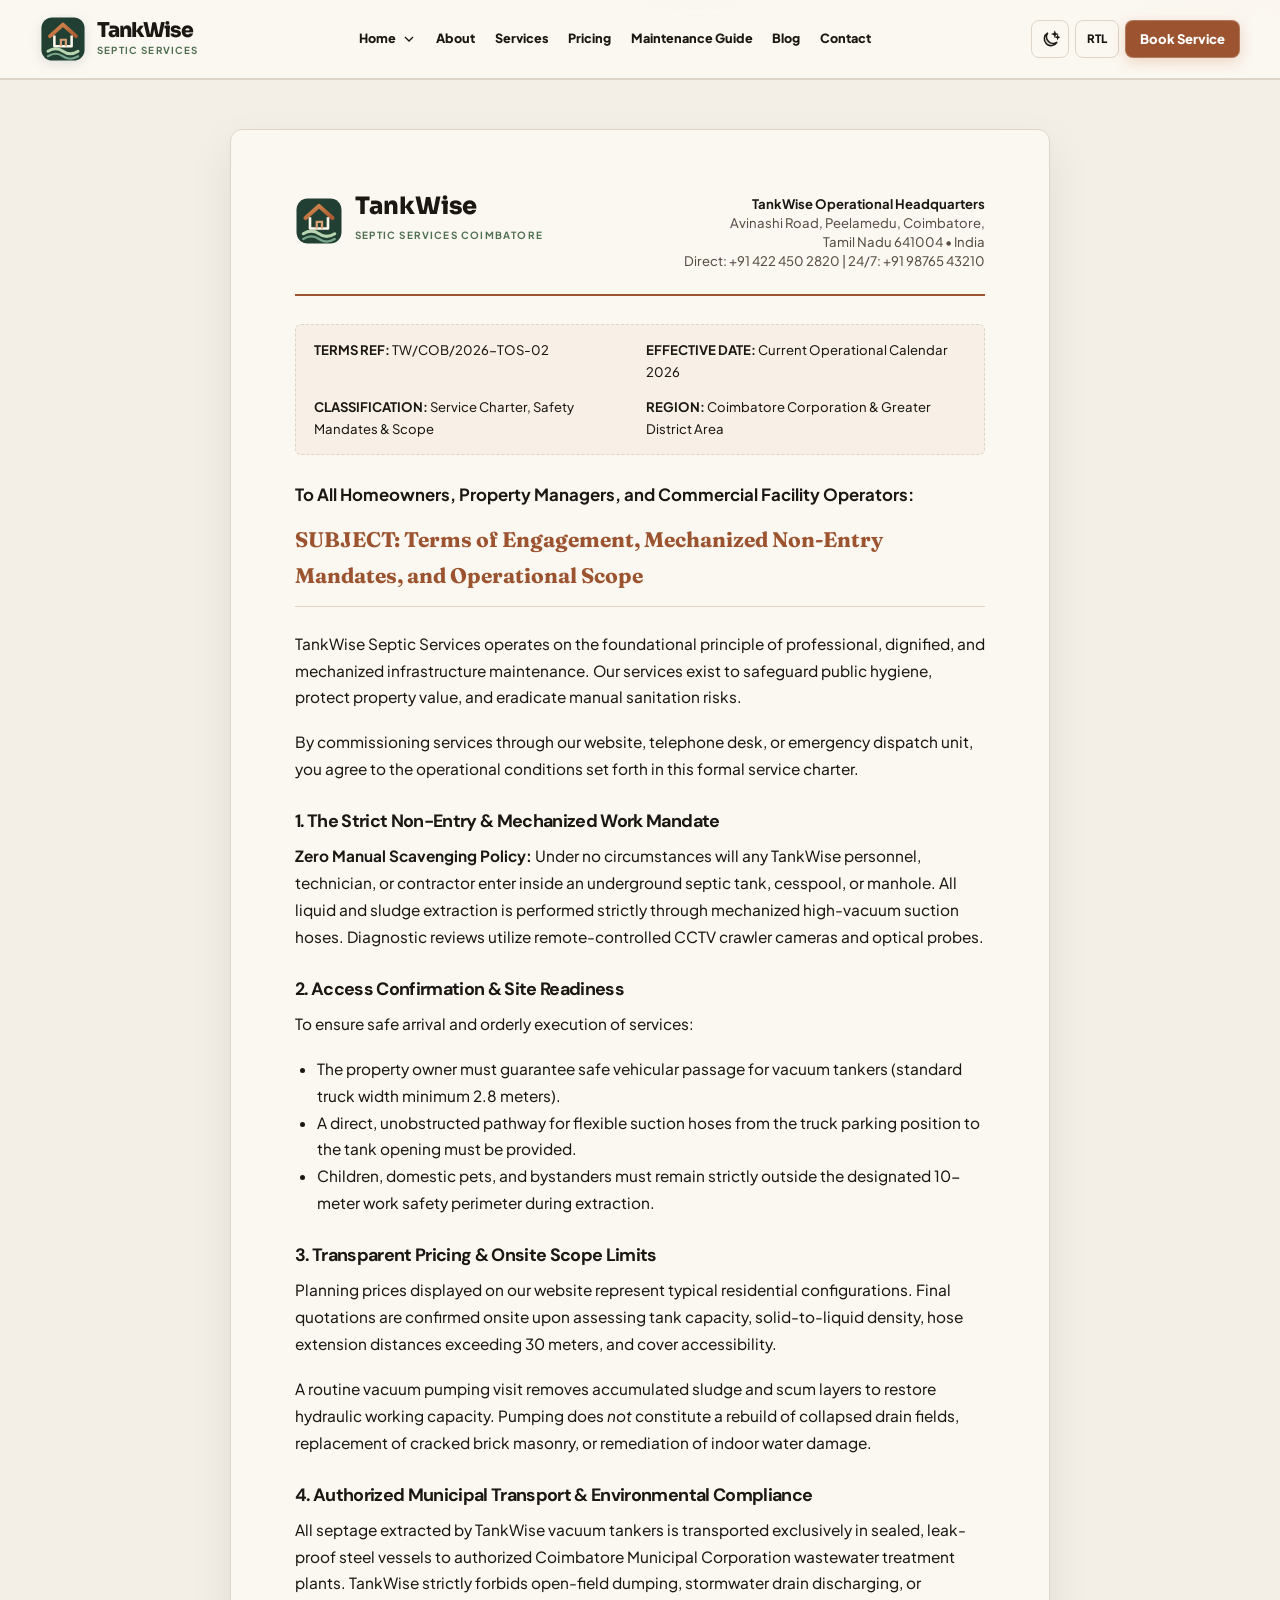
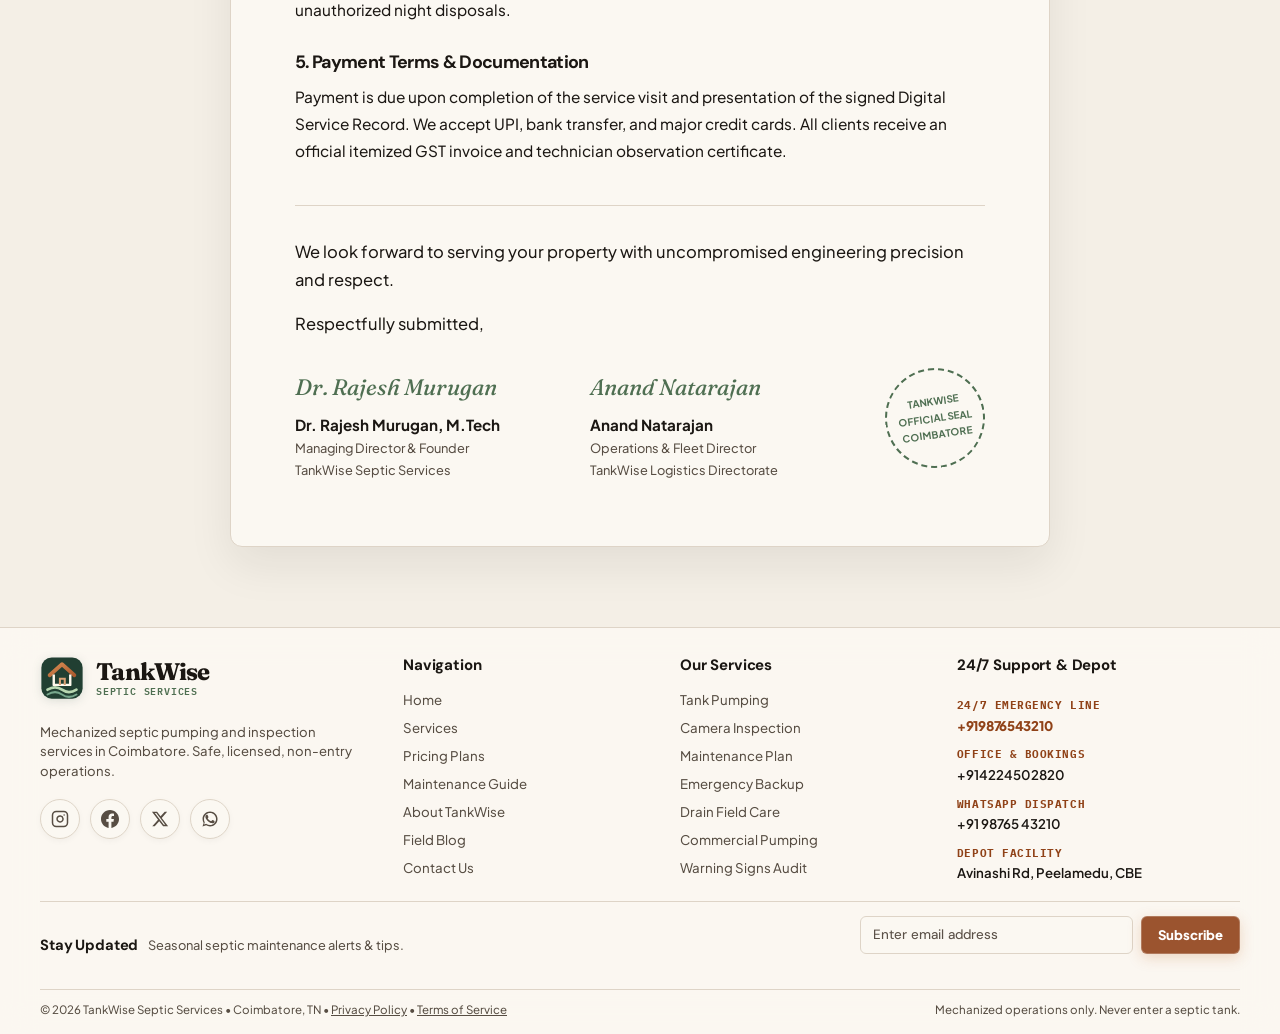
<file: TankWise/terms.html>
<!doctype html>
<html lang="en">
<head>
  <meta charset="UTF-8">
  <meta name="viewport" content="width=device-width,initial-scale=1">
  <title>Terms of Service | Official Operational Letter | TankWise Septic Services</title>
  <meta name="description" content="Official TankWise client letter regarding service terms, mechanized operations, non-entry safety mandates, transparent pricing, and client responsibilities in Coimbatore.">
  <link rel="icon" href="assets/icons/favicon.svg" type="image/svg+xml">
  <link rel="preconnect" href="https://fonts.googleapis.com">
<link rel="preconnect" href="https://fonts.gstatic.com" crossorigin>
<link rel="stylesheet" href="https://fonts.googleapis.com/css2?family=DM+Sans:wght@400;500;600;700;800&amp;family=Fraunces:opsz,wght@9..144,500;9..144,650;9..144,750&amp;family=IBM+Plex+Mono:wght@400;600&amp;display=swap">
<link rel="stylesheet" href="https://fonts.googleapis.com/css2?family=Manrope:wght@400;500;600;650;700;750;800&amp;family=Outfit:wght@400;500;600;650;700;750;800&amp;family=IBM+Plex+Mono:wght@400;500;600;700&amp;display=swap">
<link rel="stylesheet" href="https://fonts.googleapis.com/css2?family=Sora:wght@400;500;600;700;800&amp;family=Plus+Jakarta+Sans:wght@400;500;600;700;800&amp;display=swap">
<style data-embedded-from="bundle-legal.css">
/* Consolidated from assets/css/style.css - original cascade order preserved. */


/* Consolidated from assets/css/layout-refinement.css - original cascade order preserved. */


/* Consolidated from assets/css/navbar-fix.css - original cascade order preserved. */


/* Consolidated from assets/css/home-pages.css - original cascade order preserved. */


/* Consolidated from assets/css/typography-refresh.css - original cascade order preserved. */


/* Consolidated from assets/css/typography-premium-v2.css - original cascade order preserved. */


/* Consolidated from assets/css/navbar-always-sticky.css - original cascade order preserved. */


/* Consolidated from assets/css/brand-refresh.css - original cascade order preserved. */


/* Consolidated from assets/css/ambient-theme-enhancement.css - original cascade order preserved. */


:root{--soil:#1b1713;--limestone:#f4efe6;--bone:#fbf8f2;--moss:#4f6f52;--copper:#c2703d;--clay:#8a6f5a;--sage:#a9bfa0;--bg:#f4efe6;--card:#fbf8f2;--text:#1b1713;--muted:#61574e;--line:#ded4c7;--headbg:rgba(251,248,242,.95);--shadow:0 15px 40px rgba(45,34,22,.08)}html.dark{--bg:#1b1713;--card:#29241f;--text:#f4efe6;--muted:#c6b6a3;--line:#51473c;--headbg:rgba(27,23,19,.95);--shadow:0 15px 40px rgba(0,0,0,.3)}*{box-sizing:border-box}html{scroll-behavior:smooth}body{margin:0;background:var(--bg);color:var(--text);font:16px/1.65 'DM Sans',Arial,sans-serif;overflow-x:hidden}button,input,select,textarea{font:inherit}button,a{touch-action:manipulation}a{color:inherit;text-decoration:none}img,svg{max-width:100%}img{display:block}p{margin:.5rem 0 1rem}h1,h2,h3,h4{font-family:'Fraunces',Georgia,serif;line-height:1.13;letter-spacing:-.028em;margin:0 0 17px}h1{font-size:clamp(2.9rem,6.4vw,6.5rem)}h2{font-size:clamp(2.1rem,4vw,3.55rem)}h3{font-size:1.46rem}h4{font-size:1.15rem}ul{padding-inline-start:22px}.container{width:min(1200px,calc(100% - 42px));margin-inline:auto}.section{padding:86px 0;position:relative}.section.tight{padding:58px 0}.paper{background:var(--card)}.ink{background:var(--soil);color:#f4efe6}.topo{background-image:radial-gradient(ellipse at 75% 25%,rgba(194,112,61,.08),transparent 50%),repeating-radial-gradient(ellipse at 100% 50%,transparent 0 27px,rgba(122,114,93,.08) 28px 29px,transparent 30px 48px)}.section-kicker,.mono,.eyebrow{font:600 .76rem 'IBM Plex Mono',monospace;letter-spacing:.12em;text-transform:uppercase;color:var(--copper)}.lead{font-size:1.18rem;line-height:1.8;max-width:740px}.muted{color:var(--muted)}.row{display:flex;gap:16px;align-items:center;flex-wrap:wrap}.center{text-align:center}.center .lead{margin-inline:auto}.section-head{max-width:760px;margin-bottom:32px}.section-head.center{margin-inline:auto}.grid{display:grid;gap:22px}.cols-2{grid-template-columns:repeat(2,minmax(0,1fr))}.cols-3{grid-template-columns:repeat(3,minmax(0,1fr))}.cols-4{grid-template-columns:repeat(4,minmax(0,1fr))}.split{display:grid;grid-template-columns:1fr 1fr;gap:46px;align-items:center}.card{background:var(--card);border:1px solid var(--line);border-radius:15px;overflow:hidden;box-shadow:var(--shadow);transition:transform .3s,box-shadow .3s,border-color .3s}.card:hover{transform:translateY(-5px);border-color:var(--copper);box-shadow:0 22px 44px rgba(60,40,20,.14)}.card-body{padding:26px}.card-image{width:100%;height:205px;object-fit:cover;background:#c6bca6}.card .btn{margin-top:auto}.card-body.flex{display:flex;flex-direction:column;height:100%}.btn{display:inline-flex;gap:8px;align-items:center;justify-content:center;padding:12px 21px;min-height:48px;border-radius:7px;border:1px solid transparent;background:var(--copper);color:#fff;font-weight:800;cursor:pointer;transition:transform .22s,background .22s,box-shadow .22s;text-align:center}.btn:hover{transform:translateY(-2px);box-shadow:0 9px 24px rgba(194,112,61,.23);background:#a55a2e}.btn-dark{background:var(--moss)}.btn-dark:hover{background:#3d5841}.btn-ghost{border-color:currentColor;background:transparent;color:inherit}.btn-ghost:hover{background:rgba(194,112,61,.14);color:inherit}.btn-sm{padding:8px 12px;min-height:38px;font-size:.84rem}.stamp{display:inline-block;font:600 .7rem 'IBM Plex Mono',monospace;letter-spacing:.05em;padding:8px 11px;border:1px solid currentColor;border-radius:2px;transform:rotate(-2deg)}.tag{padding:5px 9px;border:1px solid var(--line);border-radius:4px;font-size:.75rem;color:var(--muted)}.price{font:600 1.08rem 'IBM Plex Mono',monospace;color:var(--copper)}.site-header{position:sticky;top:0;z-index:100;background:var(--headbg);backdrop-filter:blur(16px);border-bottom:1px solid var(--line);transition:box-shadow .25s}.site-header.shrink{box-shadow:0 10px 26px rgba(0,0,0,.1)}.head-inner{display:flex;align-items:center;gap:22px;min-height:86px;transition:min-height .25s}.shrink .head-inner{min-height:69px}.brand{display:inline-flex;gap:11px;align-items:center;flex:none}.brand-mark{width:43px;height:43px;border-radius:8px;background:var(--soil);display:grid;place-items:center;color:#e7bc85;font:700 20px 'Fraunces'}.brand-copy{display:grid;line-height:1.1}.brand-copy strong{font:750 1.5rem 'Fraunces'}.brand-copy small{font:.62rem 'IBM Plex Mono';letter-spacing:.06em;color:var(--muted)}.nav{display:flex;align-items:center;gap:17px;margin-inline:auto}.nav a{font-size:.88rem;font-weight:800;padding:8px 2px;position:relative;white-space:nowrap}.nav a[aria-current=page]::after,.nav a:hover::after{position:absolute;content:'';height:3px;background:var(--copper);bottom:1px;inset-inline:0}.header-tools{display:flex;gap:7px;align-items:center;margin-inline-start:auto}.icon-btn{height:40px;min-width:40px;border:1px solid var(--line);border-radius:7px;background:var(--card);color:var(--text);font-weight:800;cursor:pointer}.emergency-chip{font:.75rem 'IBM Plex Mono';background:#33241e;color:#f4ddd0;padding:10px 12px;border-radius:6px;white-space:nowrap;border:1px solid #946243}.mobile-toggle{display:none}.hero{position:relative;padding:94px 0 110px;min-height:660px;display:flex;align-items:center;background:#201c17;color:#f8f0e4;overflow:hidden}.hero:after{content:'';position:absolute;inset:0;pointer-events:none;background:repeating-linear-gradient(12deg,transparent 0 45px,rgba(255,255,255,.012) 45px 46px)}.hero-shell{display:grid;grid-template-columns:1.05fr .95fr;gap:50px;align-items:center;position:relative;z-index:1}.hero h1{margin:20px 0 22px}.hero h1 em{color:#e2b17d;font-style:normal}.hero p{color:#e4dacf;font-size:1.12rem;max-width:600px}.hero-media{border:9px solid #494036;position:relative;transform:rotate(1.3deg);box-shadow:26px 30px 0 -12px rgba(194,112,61,.35)}.hero-media img{width:100%;height:430px;object-fit:cover}.hero-media:after{content:'FIELD NOTES / 01';position:absolute;bottom:20px;inset-inline-start:20px;padding:7px 12px;background:#211d18;color:#f5e8d7;font:600 .68rem 'IBM Plex Mono'}.trust-list{display:flex;gap:10px;flex-wrap:wrap;margin:28px 0}.hero .stamp{color:#e2cfaf;border-color:#7b6b57}.strata{height:24px;background:linear-gradient(to bottom,#c29b75 0 5px,#735440 5px 12px,#3a332b 12px 17px,#9b865d 17px 24px)}.visual{width:100%;border-radius:16px;object-fit:cover;box-shadow:var(--shadow);border:1px solid var(--line);background:#d7c5a5}.visual.large{height:420px}.spec{display:flex;align-items:baseline;gap:10px;border-bottom:1px solid var(--line);padding:12px 0}.spec strong{font:700 2.1rem 'IBM Plex Mono';color:var(--copper)}.detail-note{border-inline-start:4px solid var(--copper);background:var(--card);padding:16px 18px;border-radius:0 8px 8px 0}.comparison{border:1px solid var(--line);border-radius:14px;padding:26px;background:var(--card)}.warning{border-top:4px solid #a04437}.good{border-top:4px solid var(--moss)}.stat-band{display:grid;grid-template-columns:repeat(4,1fr);gap:28px;background:#30291f;color:#eee5d8;padding:40px;border-radius:15px}.stat-num{font:700 clamp(2rem,4vw,3.4rem) 'IBM Plex Mono';color:#e4b37f;display:block}.form-grid{display:grid;grid-template-columns:repeat(2,1fr);gap:16px}.field{display:grid;gap:6px;margin-bottom:12px}.field>span,.field>label{font-weight:700;font-size:.85rem}.input,select,textarea{width:100%;padding:12px 13px;border:1px solid var(--line);background:var(--card);color:var(--text);border-radius:7px;min-height:46px}textarea{min-height:118px;resize:vertical}.field-error{color:#bb4834;font-size:.75rem;min-height:1em}.checks{display:flex;flex-wrap:wrap;gap:13px}.checks label{display:inline-flex;gap:8px;align-items:center;font-size:.85rem}.switch-row{display:flex;gap:10px;align-items:center;flex-wrap:wrap}.result{background:#2a362c;border-radius:9px;color:#f5f0e6;padding:22px;margin-top:16px}.result[hidden],[hidden]{display:none!important}.accordion{border:1px solid var(--line);border-radius:12px;overflow:hidden}.faq-trigger{display:flex;justify-content:space-between;align-items:center;width:100%;padding:17px 20px;text-align:start;border:0;border-bottom:1px solid var(--line);background:var(--card);color:var(--text);font-weight:800;cursor:pointer}.faq-answer{padding:7px 20px 18px;background:var(--card);border-bottom:1px solid var(--line)}.faq-answer p{margin:0}.filter-bar{display:flex;gap:9px;flex-wrap:wrap;margin:22px 0}.filter{background:var(--card);color:var(--text);border:1px solid var(--line);border-radius:6px;padding:9px 16px;font-weight:800;cursor:pointer}.filter.active{background:var(--soil);color:#fff;border-color:var(--soil)}html.dark .filter.active{background:var(--copper)}.hotspot-wrap{position:relative}.hotspot-image{width:100%;border-radius:14px;border:1px solid var(--line)}.hotspot{position:absolute;width:32px;height:32px;border:3px solid #fff;border-radius:50%;background:var(--copper);color:#fff;font:800 .9rem 'IBM Plex Mono';cursor:pointer;box-shadow:0 0 0 6px rgba(194,112,61,.22);animation:pulse 2.8s infinite}.hotspot.active{background:#355e45;transform:scale(1.15)}.steps{counter-reset:step}.step{position:relative;padding:17px 16px 17px 68px;border-inline-start:1px solid var(--line);margin-inline-start:16px}.step:before{counter-increment:step;content:counter(step,decimal-leading-zero);position:absolute;inset-inline-start:-18px;top:16px;background:var(--copper);color:#fff;border-radius:50%;font:700 .73rem 'IBM Plex Mono';width:35px;height:35px;display:grid;place-items:center}.step h3{margin-bottom:6px}.flip{min-height:170px;cursor:pointer;position:relative}.flip .fact{display:none}.flip.is-open .myth{display:none}.flip.is-open .fact{display:block}.site-footer{background:var(--headbg);color:var(--text);border-top:1px solid var(--line);padding:64px 0 27px}.footer-grid{display:grid;grid-template-columns:1.55fr repeat(4,1fr);gap:30px}.footer-grid h3{font:700 1.06rem 'DM Sans';margin-bottom:14px}.footer-grid a{display:block;font-size:.83rem;color:#d0c4b3;margin:9px 0}.footer-grid a:hover{color:#e7aa76}.footer-grid p{font-size:.87rem;color:#d0c4b3}.footer-bottom{border-top:1px solid #494037;margin-top:45px;padding-top:20px;font-size:.75rem;color:#c1b1a1;display:flex;justify-content:space-between;gap:20px}.bottom-call{display:none}.cta-band{background:#353b30;color:#f3ebdc;border-radius:17px;overflow:hidden}.cta-band .split{gap:0}.cta-band .cta-text{padding:38px}.cta-band img{width:100%;height:370px;object-fit:cover}.cta-band p{color:#e1ded4}.page-hero{padding:80px 0 64px;background:var(--soil);color:#f7f0e6}.page-hero h1{font-size:clamp(2.9rem,5vw,5rem)}.page-hero p{max-width:820px;color:#decfc1}.page-hero .section-kicker{color:#e0a26f}.table-wrap{overflow:auto}.data-table{border-collapse:collapse;width:100%;min-width:650px}.data-table th,.data-table td{text-align:start;border-bottom:1px solid var(--line);padding:14px}.data-table th{background:var(--card);font-size:.83rem}.info-list li{margin-bottom:10px}.map-frame{height:300px;width:100%;border:0;border-radius:12px}.notice{background:#fff0dd;color:#352a22;border-left:5px solid var(--copper);padding:18px;border-radius:9px}.photo-preview{width:140px;max-height:110px;object-fit:cover;margin-top:9px}.timeline{display:grid;gap:16px}.service-card .card-body{min-height:350px}.page-end{padding-bottom:0}.focus-ring:focus-visible,.btn:focus-visible,button:focus-visible,a:focus-visible,input:focus-visible,select:focus-visible,textarea:focus-visible{outline:3px solid var(--copper);outline-offset:3px}.reveal{opacity:0;transform:translateY(22px);transition:opacity .7s ease,transform .7s ease}.reveal.show{opacity:1;transform:none}.toast-container{position:fixed;inset-block-end:25px;inset-inline-end:25px;z-index:500}.toast{padding:13px 18px;background:var(--soil);color:#fff;border-left:4px solid var(--copper);margin-top:8px;box-shadow:var(--shadow)}@keyframes pulse{50%{box-shadow:0 0 0 12px rgba(194,112,61,.06)}}@media(max-width:1160px){.nav{gap:10px}.nav a{font-size:.8rem}.emergency-chip{font-size:.67rem}.brand-copy strong{font-size:1.24rem}}@media(max-width:990px){.mobile-toggle{display:block}.nav{display:none;position:absolute;top:100%;left:0;right:0;background:var(--card);padding:18px 22px;box-shadow:var(--shadow);border-bottom:1px solid var(--line);flex-direction:column;align-items:stretch;margin:0;max-height:calc(100vh - 88px);overflow:auto}.nav.open{display:flex}.nav a{font-size:1rem;padding:12px}.nav a[aria-current=page]::after,.nav a:hover::after{inset-inline:auto auto;left:0;right:0;width:35px;bottom:5px}.header-book{display:none}.hero-shell{grid-template-columns:1fr}.hero{padding:66px 0}.hero-media img{height:340px}.footer-grid{grid-template-columns:repeat(3,1fr)}.footer-grid>div:first-child{grid-column:span 3}.cols-4{grid-template-columns:repeat(2,minmax(0,1fr))}.split{gap:25px}}@media(max-width:700px){.section{padding:58px 0}.container{width:min(100% - 28px,1200px)}.grid.cols-2,.grid.cols-3,.grid.cols-4,.split,.form-grid{grid-template-columns:1fr}.hero h1{font-size:clamp(2.55rem,12vw,4.2rem)}.hero-media img{height:260px}.stat-band{grid-template-columns:repeat(2,1fr);gap:22px;padding:22px}.footer-grid{grid-template-columns:repeat(2,minmax(0,1fr))}.footer-grid>div:first-child{grid-column:span 2}.footer-bottom{flex-direction:column}.bottom-call{position:fixed;z-index:80;display:grid;grid-template-columns:1fr 1fr;bottom:0;left:0;right:0;background:var(--soil);padding:9px 12px;gap:10px;border-top:1px solid var(--copper)}.bottom-call .btn{min-height:45px;font-size:.85rem}.site-footer{padding-bottom:95px}.emergency-chip{display:none}.head-inner{min-height:70px;gap:9px}.brand-mark{width:36px;height:36px}.brand-copy strong{font-size:1.1rem}.brand-copy small{font-size:.52rem}.icon-btn{height:36px;min-width:35px}.header-tools{gap:3px}.card-image{height:195px}.cta-band .split img{height:240px}.cta-band .cta-text{padding:26px}}@media(max-width:370px){.brand-copy strong{font-size:.94rem}.brand-copy small{font-size:.45rem}.brand{gap:6px}.header-tools{gap:2px}.icon-btn{min-width:33px}.footer-grid{gap:19px}}html[dir=rtl] .nav,html[dir=rtl] .row{direction:rtl}html[dir=rtl] .step{padding:17px 68px 17px 16px}html[dir=rtl] .detail-note,html[dir=rtl] .notice{border-left:0;border-right:4px solid var(--copper)}html[dir=rtl] .service-card{text-align:right}html[dir=rtl] .footer-grid{text-align:right}@media(prefers-reduced-motion:reduce){*,*:before,*:after{animation:none!important;transition:none!important;scroll-behavior:auto!important}.reveal{opacity:1;transform:none}}


/* TankWise Groundwork layout refinement: structural lessons from reference, no visual assets or theme reused. */
:root{--layout-max:1200px;--section-gap:clamp(58px,6vw,88px)}
html{scroll-padding-top:85px}body{min-width:320px}main{overflow:clip}.container{width:min(var(--layout-max),calc(100% - 40px))}
.section{padding-block:var(--section-gap)}.section.tight{padding-block:clamp(44px,4vw,60px)}
h1,h2,h3,h4{overflow-wrap:break-word;text-wrap:balance}h1{font-size:clamp(2.85rem,5.7vw,5.6rem);line-height:1.09}h2{font-size:clamp(2rem,3.5vw,3.25rem);line-height:1.17}h3{font-size:clamp(1.25rem,1.6vw,1.48rem);line-height:1.25}.lead{line-height:1.7}
.section-head{max-width:850px;margin-bottom:clamp(25px,3vw,40px)}.section-head.center{max-width:830px}.section-head .lead{max-width:720px}.section-kicker,.eyebrow{display:inline-block;margin-bottom:13px;line-height:1.5}
.hero{min-height:620px;padding:86px 0 90px}.hero-shell{grid-template-columns:minmax(0,1.03fr) minmax(0,.97fr);gap:clamp(28px,4vw,58px)}.hero-media{transform:none;border:1px solid #6b5947;border-radius:14px;overflow:hidden;box-shadow:0 22px 60px rgba(0,0,0,.26)}.hero-media img{height:430px;object-fit:cover}.hero-media:after{border-radius:3px;bottom:14px}.hero h1{max-width:750px}.hero p{line-height:1.7}.trust-list{row-gap:12px}
.stamp{transform:none;border-radius:5px;font-weight:700;white-space:normal}.strata{height:9px;background:linear-gradient(90deg,#907054,#c2703d 32%,#4f6f52 65%,#d3b990);opacity:.76}.visual,.visual.large{border-radius:13px}.visual.large{height:clamp(310px,32vw,420px);object-fit:cover}
.grid{align-items:stretch}.grid>*,.split>*{min-width:0}.card{display:flex;flex-direction:column;min-width:0;border-radius:13px}.card-body{padding:clamp(19px,2.1vw,26px);flex:1}.card-image{flex:none;width:100%;height:clamp(190px,19vw,230px);object-fit:cover}.service-card .card-body{min-height:0;display:flex;flex-direction:column;align-items:stretch}.service-card .card-body>.row:last-child,.card-body.flex>.row:last-child{margin-top:auto;padding-top:16px}.card h3{margin-bottom:12px}.card p{line-height:1.65}.card:hover{transform:translateY(-4px)}
.split{grid-template-columns:repeat(2,minmax(0,1fr));gap:clamp(26px,4vw,56px);align-items:center}.split>img,.split>.visual{width:100%}.comparison{height:100%;border-radius:12px}.comparison h3{margin-bottom:12px}
.step{padding-block:19px;min-width:0}.step:before{inset-inline-start:-18px}.stat-band{border-radius:12px;gap:24px}.stat-band>*{min-width:0}.stat-num{font-size:clamp(1.9rem,3vw,3.1rem)}.flip{min-height:185px;justify-content:flex-start}.flip .fact,.flip .myth{line-height:1.65}
.cta-band{border-radius:14px}.cta-band .split{gap:0}.cta-band .cta-text{padding:clamp(26px,4vw,54px)}.cta-band h2{max-width:630px}.cta-band img{height:clamp(300px,30vw,410px);border:0;border-radius:0;box-shadow:none}.page-end{padding-bottom:0}.page-hero{padding:clamp(65px,6vw,86px) 0}.page-hero h1{max-width:950px}.page-hero p{max-width:830px;line-height:1.75}
.footer-grid{gap:clamp(20px,2.4vw,34px)}.footer-grid>*{min-width:0}.footer-grid h3{line-height:1.4}.site-footer{padding-top:62px}.nav{gap:clamp(10px,1.15vw,17px)}.nav a{letter-spacing:0}.head-inner{gap:clamp(10px,1.2vw,20px)}
.input,select,textarea{max-width:100%}.field{min-width:0}.form-grid{gap:14px 18px}.map-frame{max-width:100%}.table-wrap{max-width:100%}
html.dark .paper{background:var(--card)}html.dark .card,html.dark .comparison,html.dark .accordion,html.dark .faq-trigger,html.dark .faq-answer{color:var(--text)}html.dark .muted{color:var(--muted)}html.dark .filter.active{color:#1b1713;background:#e2ad7d}html.dark input::placeholder,html.dark textarea::placeholder{color:#c6b6a3;opacity:1}
html[dir=rtl] .detail-note{border-inline-start:4px solid var(--copper);border-radius:8px 0 0 8px}html[dir=rtl] .step{padding:19px 68px 19px 16px}html[dir=rtl] .step:before{inset-inline-start:-18px}html[dir=rtl] .nav a[aria-current=page]::after{left:0;right:0}html[dir=rtl] .faq-trigger{text-align:start}
@media(max-width:990px){.hero-shell{grid-template-columns:1fr}.hero{min-height:0}.hero-media{width:100%}.hero-media img{height:min(420px,46vw)}.nav{gap:0}.footer-grid{grid-template-columns:repeat(3,minmax(0,1fr))}.footer-grid>*{min-width:0}.service-card .card-body{min-height:0}}
@media(max-width:700px){.container{width:calc(100% - 30px)}.section{padding-block:56px}.section.tight{padding-block:43px}.grid.cols-2,.grid.cols-3,.grid.cols-4,.split,.form-grid{grid-template-columns:1fr}.hero{padding:60px 0 64px}.hero h1{font-size:clamp(2.45rem,10vw,4rem)}.hero-media img{height:290px}.hero-media{box-shadow:0 16px 35px rgba(0,0,0,.23)}.section-head{margin-bottom:25px}.section-kicker{max-width:100%;white-space:normal}.stat-band{grid-template-columns:repeat(2,minmax(0,1fr));padding:22px;gap:20px}.footer-grid{grid-template-columns:repeat(2,minmax(0,1fr))}.footer-grid>div:first-child{grid-column:1/-1}.cta-band img{height:250px}.cta-band .cta-text{padding:26px}.card-image{height:210px}.head-inner{gap:7px}.brand-copy strong{font-size:1.04rem}.brand-copy small{letter-spacing:0}.btn{max-width:100%}.row{gap:10px}.table-wrap{-webkit-overflow-scrolling:touch}}
@media(max-width:390px){.container{width:calc(100% - 24px)}.brand-mark{width:33px;height:33px}.brand-copy strong{font-size:.96rem}.brand-copy small{font-size:.48rem}.icon-btn{min-width:33px;height:35px}.header-tools{gap:3px}.hero h1{font-size:2.45rem}.cta-band .row .btn{flex:1 1 100%}.footer-grid{column-gap:15px}.stat-band{gap:13px}.stat-num{font-size:1.75rem}}
@media(prefers-reduced-motion:reduce){.card:hover,.hero-media{transform:none!important}}


/* TankWise header control and responsive navigation repair */
.site-header .head-inner{gap:clamp(10px,1.25vw,20px);min-width:0}
.site-header .nav{gap:clamp(9px,1.15vw,17px);min-width:0}
.site-header .header-tools{display:flex;gap:8px;align-items:center;flex-shrink:0}
.site-header .header-tools .icon-btn,.site-header .header-tools .header-book{height:42px;min-height:42px;box-sizing:border-box;border-radius:9px;display:inline-flex;align-items:center;justify-content:center;line-height:1;padding:0 12px;white-space:nowrap}
.site-header .header-tools [data-theme]{width:42px;min-width:42px;padding:0}
.site-header .header-tools [data-dir]{width:54px;min-width:54px;font-size:.78rem;font-weight:800}
.site-header .header-tools .header-book{padding-inline:16px;font-size:.83rem;font-weight:800}
.site-header .header-tools [data-theme] svg,.site-header .header-tools [data-menu] svg{width:19px;height:19px;display:block;flex-shrink:0}
.site-header .header-tools .icon-btn:hover,.site-header .header-tools .icon-btn:focus-visible{border-color:var(--copper);color:var(--copper)}
.site-header .header-tools .header-book:hover{filter:brightness(1.1)}
html.dark .site-header .header-tools .icon-btn{background:var(--card);color:var(--text);border-color:var(--line)}
html.dark .site-header .header-tools .icon-btn:hover{border-color:var(--copper);color:#edb47e}
.site-header .emergency-chip{display:none!important}
.site-header .mobile-toggle{display:none!important}
@media(max-width:1100px){.site-header .head-inner{gap:11px}.site-header .nav{gap:9px}}
@media(max-width:990px){.site-header .mobile-toggle{display:inline-flex!important;width:38px;min-width:38px;height:38px;padding:0!important}.site-header .nav{display:none;gap:4px}.site-header .nav.open{display:flex}.site-header .header-book{display:none!important}.site-header .header-tools [data-dir]{display:inline-flex!important;width:38px;min-width:38px;height:38px;font-size:.72rem;padding:0;align-items:center;justify-content:center;border-radius:8px}}
@media(max-width:700px){.site-header .head-inner{min-height:64px}.site-header .header-tools{gap:5px}.site-header .header-tools .icon-btn{height:36px;min-height:36px;border-radius:8px}.site-header .header-tools [data-theme],.site-header .mobile-toggle{width:36px!important;min-width:36px!important;height:36px!important}.site-header .brand-copy small{letter-spacing:0}}
@media(max-width:420px){.site-header .brand-copy small{display:none}.site-header .brand-copy strong{font-size:1.05rem}.site-header .brand-mark{width:32px;height:32px}.site-header .brand{gap:6px}.site-header .header-tools{gap:4px}.site-header .header-tools .icon-btn{height:34px;min-height:34px}.site-header .header-tools [data-theme],.site-header .mobile-toggle{width:34px!important;min-width:34px!important;height:34px!important}}
html[dir=rtl] .site-header .header-tools{margin-inline-start:auto}


/* Shared centered hero treatments and Home submenu */
.page-hero{text-align:center}.page-hero .container{display:flex;flex-direction:column;align-items:center}.page-hero h1,.page-hero p{margin-inline:auto;text-align:center}.page-hero p{max-width:820px}
.hero-shell{grid-template-columns:1fr;justify-items:center;text-align:center;gap:34px}.hero-shell>div:first-child{max-width:940px}.hero-shell .hero-media{width:min(100%,820px)}.hero-shell .hero-media img{height:clamp(260px,35vw,440px)}.hero-shell p{margin-inline:auto}.hero-shell .trust-list{justify-content:center}
.hero-shell .btn,.emergency-hero .btn{margin:4px}.emergency-hero{text-align:center}.emergency-hero-inner{display:flex;flex-direction:column;align-items:center;gap:30px}.emergency-hero-inner>div{max-width:880px}.emergency-hero h1{font-size:clamp(2.6rem,6vw,5.1rem)}.emergency-hero p{max-width:760px;margin-inline:auto}.emergency-hero-visual{display:block;width:min(100%,900px);max-height:415px;object-fit:cover;border:1px solid rgba(255,255,255,.25);border-radius:14px;box-shadow:0 20px 44px #100e0a55}.hero-cta-row{display:flex;justify-content:center;align-items:center;gap:12px;flex-wrap:wrap;margin-block:26px}.hero-trust{justify-content:center}.section-heading.center,.cta-text.center{text-align:center}.section-heading.center p{max-width:780px;margin-inline:auto}
.nav-home{position:relative}.home-trigger{appearance:none;display:flex;align-items:center;gap:5px;background:transparent;color:var(--text);border:0;cursor:pointer;font-size:.88rem;font-weight:800;padding:8px 2px;position:relative;white-space:nowrap;font-family:inherit}.home-trigger:hover,.home-trigger[aria-current=page]{color:var(--copper)}.home-trigger[aria-current=page]::after{content:'';height:3px;background:var(--copper);position:absolute;inset-inline:0;bottom:1px}.home-pages{display:none;position:absolute;inset-block-start:calc(100% + 10px);inset-inline-start:0;background:var(--card);border:1px solid var(--line);box-shadow:var(--shadow);border-radius:10px;min-width:255px;padding:7px;z-index:80}.nav-home:hover .home-pages,.nav-home:focus-within .home-pages,.nav-home.is-open .home-pages{display:grid;gap:2px}.home-pages a{font-size:.87rem;padding:12px!important;text-align:start;color:var(--text);border-radius:7px}.home-pages a:hover,.home-pages a[aria-current=page]{background:var(--surface,rgba(79,111,82,.13));color:var(--copper)}.home-pages a::after{display:none}
@media(max-width:990px){.nav-home{width:100%}.home-trigger{width:100%;font-size:1rem;padding:12px;justify-content:space-between}.home-pages{position:static;min-width:0;width:100%;border-radius:8px;box-shadow:none;margin-top:5px}.nav-home:not(.is-open) .home-pages{display:none}.nav-home.is-open .home-pages{display:grid}.nav-home:hover:not(.is-open) .home-pages{display:none}.hero-shell{gap:25px}.hero-shell .hero-media{width:100%}}
@media(max-width:700px){.hero,.emergency-hero{padding-block:64px}.hero-shell .hero-media img{height:260px}.emergency-hero-visual{max-height:260px}.home-pages a{white-space:normal}.page-hero{padding:66px 0 52px}}
@media(prefers-reduced-motion:reduce){.emergency-hero-visual{animation:none}}


/* TankWise typography refresh: type, rhythm and readability only. */
:root{--font-display:'Outfit',system-ui,-apple-system,'Segoe UI',sans-serif;--font-body:'Manrope',system-ui,-apple-system,'Segoe UI',sans-serif;--font-detail:'IBM Plex Mono',ui-monospace,monospace}
body{font-family:var(--font-body);font-size:15.5px;line-height:1.72;letter-spacing:-.008em;-webkit-font-smoothing:antialiased;text-rendering:optimizeLegibility}
h1,h2,h3,h4,.brand-copy strong,.brand-mark{font-family:var(--font-display);font-style:normal;text-wrap:balance}
h1{font-size:clamp(2.75rem,5.3vw,5.35rem);font-weight:750;line-height:1.075;letter-spacing:-.042em;margin-block:0 20px}
h2{font-size:clamp(2.05rem,3.5vw,3.2rem);font-weight:750;line-height:1.17;letter-spacing:-.035em;margin-block:0 17px}
h3{font-size:clamp(1.22rem,1.8vw,1.43rem);font-weight:700;line-height:1.29;letter-spacing:-.023em;margin-block:0 12px}
h4{font-size:1.13rem;font-weight:700;line-height:1.35;letter-spacing:-.015em}
p,.lead,li{overflow-wrap:break-word}.lead{font-size:clamp(1.02rem,1.35vw,1.13rem);line-height:1.78;font-weight:500;letter-spacing:-.01em}
.hero h1{font-size:clamp(2.85rem,5.1vw,5.45rem);line-height:1.085;letter-spacing:-.042em}
.hero p{font-size:clamp(1rem,1.28vw,1.12rem);line-height:1.8;font-weight:500}
.page-hero h1{font-size:clamp(2.5rem,4.6vw,4.55rem);line-height:1.115;letter-spacing:-.04em}
.page-hero p{font-size:clamp(1.02rem,1.25vw,1.13rem);line-height:1.78}
.section-kicker,.mono,.eyebrow,.blog-meta,.price,.stat-num{font-family:var(--font-detail)}
.section-kicker,.eyebrow{font-weight:600;letter-spacing:.095em;font-size:.73rem;line-height:1.6}
.brand-copy strong{font-family:var(--font-display);font-weight:800;letter-spacing:-.045em}
.brand-copy small{font-family:var(--font-detail);line-height:1.45}
.nav a,.btn,.filter,.faq-trigger,.field>span,.field>label{font-family:var(--font-body);font-weight:750;letter-spacing:-.015em}
.nav a{font-size:.86rem}.btn{font-size:.9rem;line-height:1.3}
.card p,.card-body p,.blog-card p{line-height:1.73}.card h3,.blog-card h3{letter-spacing:-.025em;text-wrap:pretty}
.footer-grid h3{font-family:var(--font-display);font-weight:700;letter-spacing:-.02em}.footer-grid p,.footer-grid a{line-height:1.65}
input,textarea,select{font-family:var(--font-body);font-size:.95rem;line-height:1.45}
.stat-num{font-weight:700;letter-spacing:-.045em}.price{letter-spacing:-.025em}
@media(max-width:990px){.hero h1{font-size:clamp(2.8rem,7vw,4.6rem)}.page-hero h1{font-size:clamp(2.5rem,6vw,3.7rem)}}
@media(max-width:700px){body{font-size:15px;line-height:1.7}.hero h1{font-size:clamp(2.35rem,9vw,3.3rem)}.page-hero h1{font-size:clamp(2.3rem,8vw,3.15rem)}h2{font-size:clamp(1.86rem,7vw,2.6rem)}h3{font-size:1.25rem}.lead,.hero p,.page-hero p{font-size:1rem;line-height:1.7}.section-kicker,.eyebrow{font-size:.68rem;letter-spacing:.075em}}
@media(max-width:370px){.hero h1{font-size:2.2rem}.page-hero h1{font-size:2.12rem}.brand-copy strong{font-size:1rem}}


/* TankWise premium type system v2. Last-loaded non-destructive typography overrides. */
:root{--font-display:'Sora',system-ui,-apple-system,'Segoe UI',sans-serif;--font-body:'Plus Jakarta Sans',system-ui,-apple-system,'Segoe UI',sans-serif;--font-detail:'Plus Jakarta Sans',system-ui,-apple-system,'Segoe UI',sans-serif}
body{font-family:var(--font-body);font-size:15.5px;line-height:1.7;letter-spacing:0;font-weight:450}
h1,h2,h3,h4,.brand-copy strong{font-family:var(--font-display);font-style:normal;letter-spacing:-.037em;text-wrap:balance}
h1{font-size:clamp(2.65rem,5vw,5.1rem);font-weight:750;line-height:1.14}
h2{font-size:clamp(2rem,3.45vw,3.15rem);font-weight:700;line-height:1.22}
h3{font-size:clamp(1.2rem,1.8vw,1.42rem);font-weight:700;line-height:1.35}
h4{font-size:1.1rem;line-height:1.35;font-weight:700}
.hero h1{font-size:clamp(2.65rem,4.9vw,5.05rem);line-height:1.13;letter-spacing:-.044em}
.page-hero h1{font-size:clamp(2.45rem,4.25vw,4.4rem);line-height:1.17;letter-spacing:-.04em}
.hero p,.page-hero p,.lead{font-family:var(--font-body);font-size:clamp(1rem,1.2vw,1.105rem);line-height:1.75;letter-spacing:0;font-weight:450}
/* Replace stamped monospace/rotated label look with clean contemporary chips. */
.stamp,.hero .stamp,.section-kicker,.eyebrow,.mono,.blog-meta,.tag{
 font-family:var(--font-body);letter-spacing:.012em;text-transform:none;font-weight:700;
}
.stamp,.hero .stamp{display:inline-flex;align-items:center;justify-content:center;gap:7px;padding:8px 12px;border-radius:9px;transform:none!important;font-size:.73rem;line-height:1.35;white-space:normal;box-shadow:none;transition:background-color .2s,border-color .2s}
.hero .stamp{color:#f4dfc6;border:1px solid rgba(235,205,158,.42);background:rgba(247,231,204,.09)}
.section-kicker,.eyebrow{font-size:.75rem;letter-spacing:.01em;font-weight:800;line-height:1.5}
.brand-copy strong{font-weight:800;font-size:1.33rem;letter-spacing:-.05em}
.brand-copy small{font-family:var(--font-body);font-size:.63rem;letter-spacing:.01em;font-weight:650}
.brand-mark{font-family:var(--font-display);font-weight:800}
.nav a,.nav .home-trigger,.btn,.filter,.faq-trigger,.field>span,.field>label{font-family:var(--font-body);font-weight:700;letter-spacing:0}
.emergency-chip{font-family:var(--font-body);font-size:.75rem;font-weight:750;letter-spacing:0}
.stat-num,.price,.spec strong{font-family:var(--font-display);font-weight:700;letter-spacing:-.035em}
.footer-grid h3{font-family:var(--font-display);font-weight:700;letter-spacing:-.025em}
.blog-meta{font-size:.77rem;color:var(--muted);font-weight:650}
.card h3,.blog-card h3{letter-spacing:-.02em;overflow-wrap:anywhere}
.btn{font-size:.9rem;line-height:1.4}
@media(max-width:700px){body{font-size:15px}.hero h1{font-size:clamp(2.28rem,8.5vw,3.25rem)}.page-hero h1{font-size:clamp(2.25rem,8vw,3.15rem)}h2{font-size:clamp(1.8rem,6.7vw,2.48rem)}h3{font-size:1.22rem}.stamp,.hero .stamp{font-size:.69rem;padding:7px 10px}.brand-copy strong{font-size:1.08rem}.brand-copy small{font-size:.54rem}}
@media(max-width:370px){.brand-copy strong{font-size:.95rem}.stamp,.hero .stamp{font-size:.66rem}}


/* Keep shared navigation visible throughout scrolling on every public page. */
html{scroll-padding-top:86px}
body{padding-top:0!important}
.site-header{
  position:sticky!important;
  top:0!important;
  inset-inline:0!important;
  width:100%!important;
  z-index:2000!important;
  background:var(--headbg);
  -webkit-backdrop-filter:blur(16px);
  backdrop-filter:blur(16px);
  box-shadow:0 1px 0 var(--line);
}
.site-header.shrink{box-shadow:0 10px 26px rgba(0,0,0,.13)}
.site-header .nav.open{z-index:2001}
@media(max-width:700px){body{padding-top:0!important}html{scroll-padding-top:64px}}


/* TankWise brand refresh - shared shell only. */
.site-header .brand,.site-footer .brand{display:inline-flex;align-items:center;gap:11px;min-width:0;text-decoration:none}
.site-header .brand-mark,.site-footer .brand-mark{width:46px;height:46px;flex:0 0 46px;background:none;border:0;border-radius:13px;padding:0;display:flex;align-items:center;justify-content:center;box-shadow:none;overflow:visible}
.site-header .brand-mark img,.site-footer .brand-mark img{display:block;width:100%;height:100%;object-fit:contain;max-width:none;filter:drop-shadow(0 3px 6px rgba(19,54,41,.13))}
.site-header .brand-copy,.site-footer .brand-copy{display:flex;flex-direction:column;justify-content:center;gap:1px;min-width:0;line-height:1.1}
.site-header .brand-copy strong,.site-footer .brand-copy strong{font-family:'Sora','Plus Jakarta Sans',Arial,sans-serif;font-size:clamp(1.2rem,1.6vw,1.47rem);font-weight:800;letter-spacing:-.055em;line-height:1.05}
.site-header .brand-copy small,.site-footer .brand-copy small{font-family:'Plus Jakarta Sans',Arial,sans-serif;font-size:.61rem;letter-spacing:.12em;font-weight:700;line-height:1.5;text-transform:uppercase;white-space:nowrap}
.site-header .brand-copy strong,.site-footer .brand-copy strong{color:var(--text)}
.site-header .brand-copy small,.site-footer .brand-copy small{color:var(--moss)}
.site-header .brand:hover .brand-mark img,.site-footer .brand:hover .brand-mark img{transform:translateY(-1px);transition:transform .2s ease}
/* No artificial separation between either home hero and its next section. */
body:has(.hero) main>.hero+.strata{display:none}
body:has(.hero) main>.hero{margin-bottom:0}
body:has(.hero) main>.hero+section{margin-top:0}
@media(max-width:700px){.site-header .brand-mark,.site-footer .brand-mark{width:38px;height:38px;flex-basis:38px}.site-header .brand,.site-footer .brand{gap:7px}.site-header .brand-copy strong,.site-footer .brand-copy strong{font-size:1.04rem}.site-header .brand-copy small,.site-footer .brand-copy small{font-size:.48rem;letter-spacing:.05em}}
@media(max-width:390px){.site-header .brand-mark,.site-footer .brand-mark{width:34px;height:34px;flex-basis:34px}.site-header .brand-copy small,.site-footer .brand-copy small{display:none}.site-header .brand-copy strong,.site-footer .brand-copy strong{font-size:.94rem}}
@media(prefers-reduced-motion:reduce){.site-header .brand-mark img,.site-footer .brand-mark img{transition:none!important}}


/* Grand photographic site background with optimal visibility and safe text contrast. */
html {
  background-color: var(--bg);
}

body {
  position: relative;
  background-color: transparent !important;
  min-height: 100vh;
  padding-top: 0 !important;
  margin-top: 0 !important;
}

body::before {
  content: '';
  position: fixed;
  inset: 0;
  z-index: -2;
  background: url('assets/images/tankwise-grand-background.webp') center top / cover no-repeat;
  opacity: 0.50;
  transform: scale(1.02);
  transform-origin: center top;
  pointer-events: none;
  transition: opacity 0.35s ease, filter 0.35s ease;
  will-change: opacity, transform;
}

body::after {
  content: '';
  position: fixed;
  inset: 0;
  z-index: -1;
  background:
    radial-gradient(circle at 15% 10%, rgba(255, 255, 255, 0.40), transparent 35%),
    linear-gradient(180deg, rgba(244, 239, 230, 0.58) 0%, rgba(251, 248, 242, 0.70) 35%, rgba(244, 239, 230, 0.76) 100%);
  pointer-events: none;
  transition: background 0.35s ease;
}

html.dark body::before {
  opacity: 0.36;
  filter: saturate(1.08) brightness(0.78) contrast(1.10);
}

html.dark body::after {
  background:
    radial-gradient(circle at 18% 12%, rgba(194, 112, 61, 0.14), transparent 30%),
    linear-gradient(180deg, rgba(16, 21, 17, 0.68) 0%, rgba(24, 20, 16, 0.76) 35%, rgba(16, 19, 16, 0.82) 100%);
}

.site-header {
  background: rgba(251, 248, 242, 0.86);
  backdrop-filter: blur(16px);
  -webkit-backdrop-filter: blur(16px);
}

html.dark .site-header {
  background: rgba(27, 23, 19, 0.86);
}

[data-theme] {
  display: inline-grid;
  place-items: center;
  flex: 0 0 auto;
  border-radius: 12px !important;
  transition: background-color .2s ease, color .2s ease, border-color .2s ease, transform .2s ease;
}

[data-theme] svg {
  width: 20px;
  height: 20px;
  stroke-width: 1.9;
  transition: transform .25s ease;
}

[data-theme]:hover svg {
  transform: rotate(18deg);
}

[data-theme]:hover {
  background: var(--surface-alt, var(--card));
  border-color: var(--copper);
}

[data-theme]:focus-visible {
  outline: 3px solid var(--copper);
  outline-offset: 2px;
}

/* Allow grand background to remain visible while preserving legibility */
.section:not(.hero):not(.page-hero):not(.ink),
main > section:not(.hero):not(.page-hero):not(.ink) {
  position: relative;
}

/* Hero translucency to reveal background landscape depth */
html:not(.dark) .hero {
  background: linear-gradient(160deg, rgba(251, 248, 242, 0.82) 0%, rgba(237, 241, 231, 0.78) 100%) !important;
  backdrop-filter: blur(8px);
  -webkit-backdrop-filter: blur(8px);
}

html.dark .hero {
  background: linear-gradient(155deg, rgba(32, 38, 32, 0.82) 0%, rgba(42, 52, 44, 0.78) 100%) !important;
  backdrop-filter: blur(8px);
  -webkit-backdrop-filter: blur(8px);
}

html:not(.dark) .emergency-hero {
  background: linear-gradient(160deg, rgba(248, 242, 233, 0.82) 0%, rgba(235, 240, 232, 0.78) 100%) !important;
  backdrop-filter: blur(8px);
  -webkit-backdrop-filter: blur(8px);
}

html.dark .emergency-hero {
  background: linear-gradient(155deg, rgba(30, 36, 30, 0.82) 0%, rgba(42, 50, 42, 0.78) 100%) !important;
  backdrop-filter: blur(8px);
  -webkit-backdrop-filter: blur(8px);
}

/* Page hero on inner pages: refined dark translucent backdrop */
.page-hero {
  background: linear-gradient(135deg, rgba(27, 23, 19, 0.86), rgba(38, 32, 25, 0.82)) !important;
  backdrop-filter: blur(12px) saturate(1.08);
  -webkit-backdrop-filter: blur(12px) saturate(1.08);
}

html.dark .page-hero {
  background: linear-gradient(135deg, rgba(18, 16, 14, 0.86), rgba(28, 24, 20, 0.82)) !important;
  backdrop-filter: blur(12px) saturate(1.08);
  -webkit-backdrop-filter: blur(12px) saturate(1.08);
}

.paper,
.topo,
.comparison,
.notice,
.cta-band,
.page-hero,
.site-footer,
.card,
.data-table th,
.data-table td {
  backdrop-filter: saturate(1.03);
  -webkit-backdrop-filter: saturate(1.03);
}

.paper,
.topo {
  background-color: rgba(251, 248, 242, 0.72) !important;
  backdrop-filter: blur(10px) saturate(1.03);
  -webkit-backdrop-filter: blur(10px) saturate(1.03);
}

html.dark .paper,
html.dark .topo {
  background-color: rgba(36, 31, 26, 0.72) !important;
  backdrop-filter: blur(10px) saturate(1.03);
  -webkit-backdrop-filter: blur(10px) saturate(1.03);
}

.card {
  background-color: rgba(251, 248, 242, 0.92) !important;
  backdrop-filter: blur(8px);
  -webkit-backdrop-filter: blur(8px);
}

html.dark .card {
  background-color: rgba(41, 36, 31, 0.88) !important;
  backdrop-filter: blur(8px);
  -webkit-backdrop-filter: blur(8px);
}

.cta-band {
  background: linear-gradient(135deg, rgba(45, 52, 40, 0.88), rgba(58, 68, 52, 0.84)) !important;
  backdrop-filter: blur(12px);
  -webkit-backdrop-filter: blur(12px);
}

.site-footer {
  background: rgba(251, 248, 242, 0.94) !important;
  backdrop-filter: blur(16px);
  -webkit-backdrop-filter: blur(16px);
  color: var(--text);
  border-top: 1px solid var(--line);
}

html.dark .site-footer {
  background: rgba(27, 23, 19, 0.94) !important;
  color: var(--text);
  border-top: 1px solid var(--line);
}

.site-footer .footer-grid h3 {
  color: var(--text);
  font-family: 'DM Sans', Arial, sans-serif;
  font-weight: 700;
  font-size: 1.05rem;
  margin-bottom: 14px;
  letter-spacing: -0.01em;
}

.site-footer .footer-grid a {
  color: var(--muted);
  text-decoration: none;
  transition: color 0.2s ease;
}

.site-footer .footer-grid a:hover {
  color: var(--copper);
}

.site-footer .footer-brand-desc {
  color: var(--muted);
  font-size: 0.88rem;
  line-height: 1.6;
  margin: 12px 0 10px;
}

.site-footer .footer-service-zones {
  color: var(--muted);
  font-size: 0.84rem;
  line-height: 1.5;
  margin: 0;
}

.site-footer .footer-service-zones strong {
  color: var(--text);
}

/* Footer contact column: 24/7 Emergency, bookings, and address */
.footer-contact-col {
  display: flex;
  flex-direction: column;
  gap: 14px;
}

.footer-contact-item {
  display: flex;
  flex-direction: column;
  gap: 2px;
}

.footer-contact-label {
  font-size: 0.72rem;
  text-transform: uppercase;
  letter-spacing: 0.08em;
  font-weight: 700;
  color: var(--moss);
  font-family: var(--font-detail, 'IBM Plex Mono', monospace);
}

html.dark .footer-contact-label {
  color: var(--sage);
}

.footer-contact-link {
  font-size: 0.94rem;
  font-weight: 700;
  color: var(--text) !important;
  display: inline-block;
  line-height: 1.3;
}

.footer-contact-link:hover {
  color: var(--copper) !important;
}

.footer-emergency-link {
  color: var(--copper) !important;
  font-size: 1.05rem;
  font-family: var(--font-detail, 'IBM Plex Mono', monospace);
  font-weight: 800;
  letter-spacing: -0.02em;
  text-decoration: none;
  display: inline-block;
  line-height: 1.3;
}

.footer-emergency-link:hover {
  color: #a55a2e !important;
  text-decoration: underline;
}

.footer-contact-sub {
  font-size: 0.78rem;
  color: var(--muted);
}

.footer-contact-address {
  font-style: normal;
  font-size: 0.85rem;
  line-height: 1.5;
  color: var(--muted);
  margin: 0;
}

.footer-contact-map {
  font-size: 0.8rem;
  font-weight: 700;
  color: var(--copper) !important;
  margin-top: 3px;
  display: inline-flex;
  align-items: center;
  gap: 4px;
}

.footer-contact-map:hover {
  text-decoration: underline;
}

.site-footer .footer-bottom {
  border-top: 1px solid var(--line);
  color: var(--muted);
}


main,
.site-footer,
.site-header {
  position: relative;
  z-index: 1;
}

@media (max-width: 768px) {
  body::before {
    background-position: center top;
    opacity: 0.44;
    transform: none;
  }

  html.dark body::before {
    opacity: 0.30;
  }

  [data-theme] svg {
    width: 18px;
    height: 18px;
  }
}

@media (max-width: 425px) {
  body::before {
    opacity: 0.38;
  }

  html.dark body::before {
    opacity: 0.24;
  }
}

@media (prefers-reduced-motion: reduce) {
  [data-theme] svg {
    transition: none;
  }

  [data-theme]:hover svg {
    transform: none;
  }
}

/* Contact Page: Enhanced Google Map & Service Depot Card */
.contact-map-split {
  align-items: stretch;
}

.contact-address-card,
.contact-map-card {
  height: 100%;
}

.contact-map-card .map-frame {
  width: 100%;
  height: 100%;
  min-height: 390px;
  border: 0;
  border-radius: 0;
}

.map-card-header {
  border-bottom: 1px solid var(--line);
  background: var(--headbg);
  transition: background 0.3s ease;
}

@media (max-width: 768px) {
  .contact-map-split {
    grid-template-columns: 1fr;
    gap: 24px;
  }

  .contact-map-card .map-frame {
    min-height: 320px;
  }
}

/* Global Content Headings Center Alignment - Strictly Outside Hero Sections */
main section:not(.hero):not(.page-hero):not(.emergency-hero) .section-head,
main section:not(.hero):not(.page-hero):not(.emergency-hero) .section-heading {
  margin-inline: auto !important;
  text-align: center !important;
}

main section:not(.hero):not(.page-hero):not(.emergency-hero) .section-head h2,
main section:not(.hero):not(.page-hero):not(.emergency-hero) .section-head h3,
main section:not(.hero):not(.page-hero):not(.emergency-hero) .section-heading h2,
main section:not(.hero):not(.page-hero):not(.emergency-hero) .section-heading h3 {
  text-align: center !important;
  margin-inline: auto !important;
}

main section:not(.hero):not(.page-hero):not(.emergency-hero) .section-head .section-kicker,
main section:not(.hero):not(.page-hero):not(.emergency-hero) .section-heading .section-kicker {
  display: block;
  text-align: center !important;
  margin-inline: auto !important;
}

main section:not(.hero):not(.page-hero):not(.emergency-hero) .section-head p,
main section:not(.hero):not(.page-hero):not(.emergency-hero) .section-head .lead,
main section:not(.hero):not(.page-hero):not(.emergency-hero) .section-heading p,
main section:not(.hero):not(.page-hero):not(.emergency-hero) .section-heading .lead {
  text-align: center !important;
  margin-inline: auto !important;
}

/* ========================================================
   Footer Email Updates Newsletter Section
   ======================================================== */
.footer-newsletter {
  margin-top: 48px;
  padding-top: 36px;
  border-top: 1px solid var(--line);
  display: flex;
  justify-content: space-between;
  align-items: center;
  gap: 36px;
  flex-wrap: wrap;
}

.footer-newsletter-text {
  flex: 1 1 340px;
  max-width: 480px;
}

.footer-newsletter-title {
  font-family: 'Fraunces', Georgia, serif;
  font-size: clamp(1.2rem, 1.8vw, 1.45rem);
  font-weight: 700;
  color: var(--text);
  margin: 0 0 6px;
  line-height: 1.25;
  letter-spacing: -0.015em;
}

.footer-newsletter-desc {
  font-size: 0.88rem;
  color: var(--muted);
  margin: 0;
  line-height: 1.55;
}

.footer-newsletter-form {
  flex: 1 1 380px;
  max-width: 500px;
}

.footer-newsletter-input-wrap {
  display: flex;
  gap: 10px;
  align-items: stretch;
  width: 100%;
}

.footer-newsletter-input {
  flex: 1;
  min-width: 0;
  height: 48px;
  padding: 0 16px;
  border-radius: 7px;
  border: 1px solid var(--line);
  background: var(--card);
  color: var(--text);
  font-family: 'DM Sans', Arial, sans-serif;
  font-size: 0.92rem;
  transition: border-color 0.22s ease, box-shadow 0.22s ease, background 0.22s ease;
  box-sizing: border-box;
}

.footer-newsletter-input::placeholder {
  color: var(--muted);
  opacity: 0.75;
}

.footer-newsletter-input:focus {
  outline: none;
  border-color: var(--copper, #c2703d);
  background: var(--card);
  box-shadow: 0 0 0 3px rgba(194, 112, 61, 0.28);
}

.footer-newsletter-input.has-error {
  border-color: #ff8a80;
  box-shadow: 0 0 0 3px rgba(255, 138, 128, 0.28);
}

.footer-newsletter-btn {
  white-space: nowrap;
  flex-shrink: 0;
  padding: 0 24px;
  height: 48px;
  min-height: 48px;
  font-weight: 800;
  font-size: 0.92rem;
  background: var(--copper, #c2703d);
  color: #ffffff;
  border: 1px solid transparent;
  border-radius: 7px;
  cursor: pointer;
  transition: background 0.22s ease, transform 0.22s ease, box-shadow 0.22s ease;
  display: inline-flex;
  align-items: center;
  justify-content: center;
}

.footer-newsletter-btn:hover:not(:disabled) {
  background: #a55a2e;
  transform: translateY(-1px);
  box-shadow: 0 6px 16px rgba(194, 112, 61, 0.32);
}

.footer-newsletter-btn:focus-visible {
  outline: 3px solid #fff;
  outline-offset: 2px;
}

.footer-newsletter-btn:disabled {
  opacity: 0.72;
  cursor: not-allowed;
  transform: none;
}

.footer-newsletter-msg {
  font-size: 0.84rem;
  line-height: 1.45;
  margin-top: 8px;
  min-height: 1.4em;
  transition: all 0.2s ease;
}

.footer-newsletter-msg.is-success {
  color: #276338;
  font-weight: 600;
  display: flex;
  align-items: center;
  gap: 6px;
}

.footer-newsletter-msg.is-error {
  color: #bb4834;
  font-weight: 600;
  display: flex;
  align-items: center;
  gap: 6px;
}

/* Light / Dark Mode contrast refinement */
html.dark .footer-newsletter {
  border-top-color: var(--line);
}

html.dark .footer-newsletter-msg.is-success {
  color: #a9bfa0;
}

html.dark .footer-newsletter-msg.is-error {
  color: #ff8a80;
}

html.dark .footer-newsletter-input {
  background: rgba(36, 31, 26, 0.75);
  border-color: var(--line);
  color: var(--text);
}

html.dark .footer-newsletter-input:focus {
  background: rgba(41, 36, 31, 0.95);
}

/* Responsive adjustments */
@media (max-width: 768px) {
  .footer-newsletter {
    flex-direction: column;
    align-items: flex-start;
    gap: 20px;
    margin-top: 36px;
    padding-top: 28px;
  }

  .footer-newsletter-form {
    width: 100%;
    max-width: 100%;
  }
}

@media (max-width: 480px) {
  .footer-newsletter-input-wrap {
    flex-direction: column;
    gap: 12px;
  }

  .footer-newsletter-btn {
    width: 100%;
  }
}
/* RTL layout adjustments */
html[dir="rtl"] .footer-newsletter-msg.is-success,
html[dir="rtl"] .footer-newsletter-msg.is-error {
  direction: rtl;
}

/* ========================================================
   Minimal Footer Sizing & Layout Optimization
   ======================================================== */
.site-footer {
  padding: 28px 0 14px !important;
}

.site-footer .footer-grid {
  display: grid !important;
  grid-template-columns: 1.35fr 1fr 1fr 1.15fr !important;
  gap: clamp(18px, 2.4vw, 32px) !important;
  align-items: start !important;
}

.site-footer .footer-nav-col,
.site-footer .footer-contact-col {
  display: flex !important;
  flex-direction: column !important;
}

.site-footer .footer-grid h3 {
  font-size: 0.94rem !important;
  font-weight: 750 !important;
  margin-bottom: 12px !important;
  line-height: 1.25 !important;
  color: var(--text) !important;
}

.site-footer .footer-nav-col a {
  display: block !important;
  font-size: 0.83rem !important;
  margin: 4px 0 !important;
  line-height: 1.5 !important;
  color: var(--muted) !important;
  transition: color 0.18s ease, transform 0.18s ease !important;
}

.site-footer .footer-nav-col a:hover {
  color: var(--copper) !important;
  transform: translateX(3px) !important;
}

.site-footer .footer-brand-desc {
  font-size: 0.82rem !important;
  line-height: 1.5 !important;
  margin: 10px 0 0 !important;
  max-width: 320px !important;
  color: var(--muted) !important;
}

.site-footer .footer-contact-col {
  display: flex !important;
  flex-direction: column !important;
  gap: 10px !important;
}

.site-footer .footer-contact-item {
  display: flex !important;
  flex-direction: column !important;
  gap: 2px !important;
}

.site-footer .footer-contact-label {
  font-family: 'IBM Plex Mono', monospace !important;
  font-size: 0.68rem !important;
  text-transform: uppercase !important;
  letter-spacing: 0.05em !important;
  color: var(--copper) !important;
  font-weight: 700 !important;
}

.site-footer .footer-contact-address,
.site-footer .footer-contact-link,
.site-footer .footer-emergency-link {
  font-size: 0.83rem !important;
  line-height: 1.4 !important;
  font-style: normal !important;
  color: var(--text) !important;
  font-weight: 600 !important;
  margin: 0 !important;
}

.site-footer .footer-emergency-link {
  color: var(--copper) !important;
  font-weight: 800 !important;
}

.site-footer .footer-contact-item {
  display: flex;
  flex-direction: column;
  gap: 1px;
}

.site-footer .footer-contact-label {
  font-size: 0.65rem;
  letter-spacing: 0.08em;
  font-weight: 700;
  text-transform: uppercase;
}

.site-footer .footer-emergency-link {
  font-size: 0.98rem;
  font-weight: 800;
  line-height: 1.2;
}

.site-footer .footer-contact-link {
  font-size: 0.88rem;
  font-weight: 700;
  line-height: 1.2;
}

.site-footer .footer-contact-address {
  font-size: 0.8rem;
  line-height: 1.35;
  margin: 0;
}

/* Minimal Newsletter Row */
.site-footer .footer-newsletter {
  margin-top: 18px !important;
  padding-top: 14px !important;
  border-top: 1px solid var(--line) !important;
  display: flex !important;
  justify-content: space-between !important;
  align-items: center !important;
  gap: 18px !important;
}

.site-footer .footer-newsletter-text {
  flex: 0 1 auto !important;
  display: flex;
  align-items: baseline;
  gap: 10px;
  flex-wrap: wrap;
}

.site-footer .footer-newsletter-title {
  font-family: 'DM Sans', Arial, sans-serif !important;
  font-size: 0.92rem !important;
  font-weight: 700 !important;
  color: var(--text) !important;
  margin: 0 !important;
  letter-spacing: -0.01em;
}

.site-footer .footer-newsletter-desc {
  font-size: 0.8rem !important;
  color: var(--muted) !important;
  margin: 0 !important;
}

.site-footer .footer-newsletter-form {
  flex: 0 1 380px !important;
  max-width: 400px !important;
}

.site-footer .footer-newsletter-input-wrap {
  display: flex;
  gap: 8px;
}

.site-footer .footer-newsletter-input {
  height: 38px !important;
  padding: 0 12px !important;
  font-size: 0.84rem !important;
  border-radius: 6px !important;
}

.site-footer .footer-newsletter-btn {
  height: 38px !important;
  min-height: 38px !important;
  padding: 0 16px !important;
  font-size: 0.82rem !important;
  border-radius: 6px !important;
}

.site-footer .footer-newsletter-msg {
  font-size: 0.78rem;
  margin-top: 4px;
}

/* Minimal Bottom Bar */
.site-footer .footer-bottom {
  margin-top: 14px !important;
  padding-top: 10px !important;
  font-size: 0.72rem !important;
  border-top: 1px solid var(--line) !important;
  display: flex !important;
  justify-content: space-between !important;
  gap: 16px !important;
  color: var(--muted) !important;
}

@media (max-width: 990px) {
  .site-footer .footer-grid {
    grid-template-columns: 1fr 1fr !important;
    gap: 18px !important;
  }
}

@media (max-width: 700px) {
  .site-footer {
    padding: 22px 0 85px !important;
  }
  .site-footer .footer-grid {
    grid-template-columns: 1fr !important;
    gap: 16px !important;
  }
  .site-footer .footer-bottom {
    flex-direction: column !important;
    gap: 4px !important;
  }
}

/* ========================================================
   Service Details Switcher Tabs (Padding & Layout Fix)
   ======================================================== */
.service-details-hero,
.page-hero:has(.service-switcher-bar) {
  padding-bottom: 56px !important;
}

.service-switcher-bar {
  margin-top: 36px !important;
  padding: 22px 0 10px !important;
  border-top: 1px solid rgba(255, 255, 255, 0.14) !important;
  width: 100% !important;
  position: relative !important;
  z-index: 2 !important;
}

.service-switcher-scroll {
  display: flex !important;
  align-items: center !important;
  gap: 10px !important;
  overflow-x: auto !important;
  padding: 8px 4px 18px !important;
  -webkit-overflow-scrolling: touch !important;
  scrollbar-width: thin !important;
}

.service-switcher-scroll::-webkit-scrollbar {
  height: 6px !important;
}

.service-switcher-scroll::-webkit-scrollbar-track {
  background: rgba(0, 0, 0, 0.15) !important;
  border-radius: 999px !important;
}

.service-switcher-scroll::-webkit-scrollbar-thumb {
  background: rgba(255, 255, 255, 0.28) !important;
  border-radius: 999px !important;
}

.switcher-label {
  font-family: var(--font-detail, 'IBM Plex Mono', monospace) !important;
  font-size: 0.78rem !important;
  text-transform: uppercase !important;
  letter-spacing: 0.1em !important;
  font-weight: 700 !important;
  color: var(--copper) !important;
  white-space: nowrap !important;
  margin-right: 6px !important;
  display: inline-flex !important;
  align-items: center !important;
}

.service-chip {
  display: inline-flex !important;
  align-items: center !important;
  padding: 9px 18px !important;
  border-radius: 999px !important;
  font-size: 0.86rem !important;
  font-weight: 600 !important;
  white-space: nowrap !important;
  text-decoration: none !important;
  background: rgba(255, 255, 255, 0.1) !important;
  color: rgba(255, 255, 255, 0.92) !important;
  border: 1px solid rgba(255, 255, 255, 0.2) !important;
  transition: all 0.2s ease !important;
  line-height: 1.25 !important;
}

.service-chip:hover {
  background: rgba(255, 255, 255, 0.2) !important;
  color: #fff !important;
  border-color: rgba(255, 255, 255, 0.4) !important;
  transform: translateY(-1px) !important;
}

.service-chip.active {
  background: var(--copper) !important;
  color: #fff !important;
  border-color: var(--copper) !important;
  box-shadow: 0 4px 14px rgba(194, 112, 61, 0.45) !important;
}

/* ========================================================
   Footer Brand Alignment: Exactly in Straight Line like Navbar
   ======================================================== */
.site-footer .footer-brand-col a.brand,
.site-footer .footer-grid a.brand,
.site-footer a.footer-brand-inline,
.site-footer .brand {
  display: inline-flex !important;
  flex-direction: row !important;
  align-items: center !important;
  vertical-align: middle !important;
  gap: 12px !important;
  flex-wrap: nowrap !important;
  white-space: nowrap !important;
  text-decoration: none !important;
  margin: 0 0 12px 0 !important;
  padding: 0 !important;
  line-height: 1 !important;
  transform: none !important;
  width: auto !important;
  max-width: max-content !important;
}

.site-footer .footer-brand-col a.brand:hover,
.site-footer .footer-grid a.brand:hover,
.site-footer a.footer-brand-inline:hover {
  transform: none !important;
  color: inherit !important;
}

.site-footer .brand-mark,
.site-footer .footer-brand-inline .brand-mark {
  flex: 0 0 44px !important;
  width: 44px !important;
  height: 44px !important;
  min-width: 44px !important;
  display: flex !important;
  align-items: center !important;
  justify-content: center !important;
  margin: 0 !important;
  padding: 0 !important;
  background: none !important;
  border: none !important;
  border-radius: 12px !important;
  box-shadow: none !important;
  vertical-align: middle !important;
}

.site-footer .brand-mark img,
.site-footer .footer-brand-inline .brand-mark img {
  width: 44px !important;
  height: 44px !important;
  object-fit: contain !important;
  display: block !important;
  margin: 0 !important;
  filter: drop-shadow(0 2px 5px rgba(19, 54, 41, 0.14)) !important;
}

.site-footer .brand-copy,
.site-footer .footer-brand-inline .brand-copy {
  display: flex !important;
  flex-direction: column !important;
  justify-content: center !important;
  align-items: flex-start !important;
  gap: 2px !important;
  white-space: nowrap !important;
  line-height: 1 !important;
  margin: 0 !important;
  padding: 0 !important;
  vertical-align: middle !important;
}

.site-footer .brand-copy strong {
  display: block !important;
  font-family: 'Fraunces', Georgia, serif !important;
  font-size: 1.5rem !important;
  font-weight: 750 !important;
  letter-spacing: -0.028em !important;
  line-height: 1.05 !important;
  color: var(--text) !important;
  margin: 0 !important;
  padding: 0 !important;
}

.site-footer .brand-copy small {
  display: block !important;
  font-family: 'IBM Plex Mono', monospace !important;
  font-size: 0.62rem !important;
  letter-spacing: 0.08em !important;
  font-weight: 600 !important;
  color: var(--moss) !important;
  text-transform: uppercase !important;
  margin: 0 !important;
  padding: 0 !important;
  line-height: 1 !important;
}

/* ========================================================
   Redesigned Premium Social Media Icons
   ======================================================== */
.site-footer .footer-social-links {
  display: flex !important;
  align-items: center !important;
  gap: 10px !important;
  margin: 18px 0 0 0 !important;
  padding: 0 !important;
  flex-wrap: wrap !important;
}

.site-footer .footer-social-icon {
  display: inline-flex !important;
  align-items: center !important;
  justify-content: center !important;
  width: 40px !important;
  height: 40px !important;
  min-width: 40px !important;
  min-height: 40px !important;
  border-radius: 50% !important;
  background: var(--card) !important;
  color: var(--muted) !important;
  border: 1px solid var(--line) !important;
  text-decoration: none !important;
  margin: 0 !important;
  padding: 0 !important;
  line-height: 1 !important;
  box-shadow: 0 2px 6px rgba(0, 0, 0, 0.04) !important;
  cursor: pointer !important;
  transition: transform 0.24s cubic-bezier(0.16, 1, 0.3, 1),
              color 0.2s ease,
              background 0.24s ease,
              border-color 0.2s ease,
              box-shadow 0.24s ease !important;
}

.site-footer .footer-social-icon svg {
  display: block !important;
  width: 18px !important;
  height: 18px !important;
  flex-shrink: 0 !important;
  margin: 0 !important;
  padding: 0 !important;
  transition: transform 0.24s ease !important;
}

.site-footer .footer-social-icon:hover {
  transform: translateY(-3px) !important;
  box-shadow: 0 6px 16px rgba(0, 0, 0, 0.12) !important;
}

.site-footer .footer-social-icon:hover svg {
  transform: scale(1.12) !important;
}

/* Platform-Specific Vibrant Hover Accents */
.site-footer .footer-social-icon.instagram:hover {
  background: radial-gradient(circle at 30% 107%, #fdf497 0%, #fdf497 5%, #fd5949 45%, #d6249f 60%, #285AEB 90%) !important;
  color: #ffffff !important;
  border-color: transparent !important;
  box-shadow: 0 6px 18px rgba(214, 36, 159, 0.35) !important;
}

.site-footer .footer-social-icon.facebook:hover {
  background: #1877f2 !important;
  color: #ffffff !important;
  border-color: #1877f2 !important;
  box-shadow: 0 6px 18px rgba(24, 119, 242, 0.35) !important;
}

.site-footer .footer-social-icon.twitter:hover {
  background: #111111 !important;
  color: #ffffff !important;
  border-color: #111111 !important;
  box-shadow: 0 6px 18px rgba(0, 0, 0, 0.3) !important;
}

.site-footer .footer-social-icon.whatsapp:hover {
  background: #25d366 !important;
  color: #ffffff !important;
  border-color: #25d366 !important;
  box-shadow: 0 6px 18px rgba(37, 211, 102, 0.35) !important;
}

/* Dark Mode Harmonization */
html.dark .site-footer .footer-social-icon {
  background: rgba(255, 255, 255, 0.05) !important;
  border-color: var(--line) !important;
  color: var(--muted) !important;
}

html.dark .site-footer .footer-social-icon.twitter:hover {
  background: #ffffff !important;
  color: #000000 !important;
  border-color: #ffffff !important;
  box-shadow: 0 6px 18px rgba(255, 255, 255, 0.25) !important;
}

.footer-legal-link {
  color: var(--muted) !important;
  text-decoration: underline !important;
  transition: color 0.2s ease !important;
}

.footer-legal-link:hover {
  color: var(--copper) !important;
}

/* ========================================================
   Leadership Cards (About Us)
   ======================================================== */
.leader-card {
  background: var(--card) !important;
  border: 1px solid var(--line) !important;
  border-radius: 14px !important;
  overflow: hidden !important;
  box-shadow: var(--shadow) !important;
  text-align: center !important;
  transition: transform 0.25s ease, border-color 0.25s ease !important;
  display: flex !important;
  flex-direction: column !important;
  height: 100% !important;
}

.leader-card:hover {
  transform: translateY(-4px) !important;
  border-color: var(--copper) !important;
}

.leader-card-image-wrap {
  background: linear-gradient(135deg, rgba(79, 111, 82, 0.08), rgba(194, 112, 61, 0.08)) !important;
  padding: 26px 20px 16px !important;
  display: flex !important;
  justify-content: center !important;
  align-items: center !important;
}

.leader-avatar-img {
  width: 112px !important;
  height: 112px !important;
  border-radius: 50% !important;
  object-fit: cover !important;
  box-shadow: 0 8px 22px rgba(0, 0, 0, 0.16) !important;
  border: 3px solid var(--copper) !important;
  background: var(--card) !important;
}

.leader-card-body {
  padding: 16px 20px 24px !important;
  display: flex !important;
  flex-direction: column !important;
  flex-grow: 1 !important;
}

.leader-role-kicker {
  font-family: var(--font-detail, 'IBM Plex Mono', monospace) !important;
  font-size: 0.72rem !important;
  text-transform: uppercase !important;
  letter-spacing: 0.08em !important;
  font-weight: 700 !important;
  color: var(--copper) !important;
  display: block !important;
  margin-bottom: 4px !important;
}

.leader-name {
  font-size: 1.15rem !important;
  margin: 0 0 4px !important;
  color: var(--text) !important;
  font-family: 'DM Sans', Arial, sans-serif !important;
  font-weight: 700 !important;
}

.leader-title {
  font-size: 0.8rem !important;
  font-weight: 600 !important;
  color: var(--moss) !important;
  margin-bottom: 12px !important;
  display: block !important;
}

.leader-bio {
  font-size: 0.84rem !important;
  line-height: 1.55 !important;
  color: var(--muted) !important;
  margin: 0 !important;
  margin-top: auto !important;
}

@media (max-width: 990px) {
  .leadership-grid {
    grid-template-columns: repeat(2, minmax(0, 1fr)) !important;
    gap: 20px !important;
  }
}

@media (max-width: 580px) {
  .leadership-grid {
    grid-template-columns: 1fr !important;
  }
}

/* ========================================================
   Testimonials Section: Strict Horizontal & Vertical Alignment Across All 3 Cards
   ======================================================== */
.testimonials-grid {
  display: grid !important;
  grid-template-columns: repeat(3, minmax(0, 1fr)) !important;
  gap: 24px !important;
  align-items: stretch !important;
}

.testimonial-card {
  display: flex !important;
  flex-direction: column !important;
  border-radius: 14px !important;
  background: var(--card) !important;
  border: 1px solid var(--line) !important;
  padding: 28px !important;
  height: 100% !important;
  min-height: 100% !important;
  box-sizing: border-box !important;
  transition: transform 0.25s ease, box-shadow 0.25s ease, border-color 0.25s ease !important;
}

.testimonial-card .card-body {
  display: grid !important;
  grid-template-rows: auto 1fr auto !important;
  flex: 1 1 100% !important;
  height: 100% !important;
  min-height: 100% !important;
  width: 100% !important;
  padding: 0 !important;
  margin: 0 !important;
  box-sizing: border-box !important;
}

.testimonial-card:hover {
  transform: translateY(-4px) !important;
  box-shadow: 0 16px 36px rgba(45, 34, 22, 0.12) !important;
  border-color: var(--copper) !important;
}

.testimonial-stars {
  grid-row: 1 !important;
  color: #e09f3e !important;
  font-size: 1.15rem !important;
  letter-spacing: 2px !important;
  margin-bottom: 14px !important;
  line-height: 1 !important;
}

.testimonial-quote {
  grid-row: 2 !important;
  font-size: 0.94rem !important;
  line-height: 1.68 !important;
  color: var(--text) !important;
  font-style: italic !important;
  margin: 0 0 20px 0 !important;
  display: block !important;
}

.testimonial-author {
  grid-row: 3 !important;
  border-top: 1px solid var(--line) !important;
  padding-top: 18px !important;
  display: flex !important;
  align-items: center !important;
  gap: 12px !important;
  height: 64px !important;
  min-height: 64px !important;
  box-sizing: border-box !important;
}

.author-avatar {
  width: 44px !important;
  height: 44px !important;
  border-radius: 50% !important;
  background: var(--soil) !important;
  color: #e7bc85 !important;
  font-family: 'Fraunces', serif !important;
  font-weight: 700 !important;
  display: flex !important;
  align-items: center !important;
  justify-content: center !important;
  font-size: 0.92rem !important;
  flex-shrink: 0 !important;
}

html.dark .author-avatar {
  background: var(--card) !important;
  border: 1px solid var(--copper) !important;
}

.testimonial-author .author-info {
  display: flex !important;
  flex-direction: column !important;
  justify-content: center !important;
  min-width: 0 !important;
  flex: 1 1 auto !important;
}

.testimonial-author strong {
  display: block !important;
  font-size: 0.94rem !important;
  color: var(--text) !important;
  margin-bottom: 3px !important;
  line-height: 1.25 !important;
  white-space: nowrap !important;
  overflow: hidden !important;
  text-overflow: ellipsis !important;
}

.testimonial-author small {
  font-size: 0.78rem !important;
  color: var(--muted) !important;
  display: block !important;
  align-items: center !important;
  gap: 4px !important;
  line-height: 1.25 !important;
  white-space: nowrap !important;
  overflow: hidden !important;
  text-overflow: ellipsis !important;
}

.service-tag {
  color: var(--copper) !important;
  font-weight: 600 !important;
}

@media (max-width: 900px) {
  .testimonials-grid {
    grid-template-columns: 1fr !important;
    gap: 18px !important;
  }
  .testimonial-card .card-body {
    grid-template-rows: auto auto auto !important;
  }
  .testimonial-author {
    height: auto !important;
    min-height: auto !important;
  }
}

/* ========================================================
   Unified CTA Button Design, Same Color & Center Alignment
   ======================================================== */
.btn,
.btn-dark,
.btn-ghost {
  background: var(--copper) !important;
  color: #ffffff !important;
  border: 1px solid var(--copper) !important;
  border-radius: 7px !important;
  font-weight: 800 !important;
  box-shadow: 0 4px 14px rgba(194, 112, 61, 0.25) !important;
  transition: all 0.22s ease !important;
  text-align: center !important;
  display: inline-flex !important;
  align-items: center !important;
  justify-content: center !important;
}

.btn:hover,
.btn-dark:hover,
.btn-ghost:hover {
  background: #a55a2e !important;
  border-color: #a55a2e !important;
  color: #ffffff !important;
  transform: translateY(-2px) !important;
  box-shadow: 0 8px 22px rgba(194, 112, 61, 0.35) !important;
}

.header-book,
.site-header .btn {
  background: var(--copper) !important;
  color: #ffffff !important;
}

/* Center alignment for CTA buttons below contents */
.cta-center,
.cta-center-row,
.cta-center-wrap {
  display: flex !important;
  justify-content: center !important;
  align-items: center !important;
  margin-top: 24px !important;
  width: 100% !important;
  text-align: center !important;
}

.cta-band .row,
.cta-text .row,
.hero-cta-row {
  display: flex !important;
  justify-content: center !important;
  align-items: center !important;
  gap: 16px !important;
  width: 100% !important;
  margin-top: 22px !important;
}

.cta-band .cta-text,
.page-end .cta-text {
  text-align: center !important;
}

.cta-band .cta-text .section-kicker,
.page-end .cta-text .section-kicker {
  margin-inline: auto !important;
}

.cta-band .cta-text p,
.page-end .cta-text p {
  margin-inline: auto !important;
  max-width: 600px !important;
}

.split > div > .cta-center-wrap {
  justify-content: center !important;
}

.comparison {
  display: flex !important;
  flex-direction: column !important;
}

.comparison .cta-center-wrap {
  margin-top: auto !important;
}

.card .row,
.service-card .row {
  display: flex !important;
  justify-content: center !important;
  align-items: center !important;
  gap: 12px !important;
  width: 100% !important;
  margin-top: auto !important;
  padding-top: 14px !important;
}

.service-card .card-body {
  display: flex !important;
  flex-direction: column !important;
  text-align: center !important;
}

.service-card .price {
  text-align: center !important;
}

/* ========================================================
   Navbar Layout: Center-Aligned Nav Links Without Merging
   ======================================================== */
.site-header .container {
  width: min(1200px, calc(100% - 42px)) !important;
  max-width: 1200px !important;
  margin-inline: auto !important;
  padding-inline: 0 !important;
}

.site-header .head-inner {
  display: grid !important;
  grid-template-columns: auto 1fr auto !important;
  align-items: center !important;
  gap: clamp(10px, 1.4vw, 24px) !important;
  min-height: 78px !important;
  width: 100% !important;
  box-sizing: border-box !important;
}

.site-header .brand {
  grid-column: 1 !important;
  justify-self: start !important;
  display: inline-flex !important;
  align-items: center !important;
  gap: 11px !important;
  flex-shrink: 0 !important;
  min-width: max-content !important;
}

.site-header .nav {
  grid-column: 2 !important;
  justify-self: center !important;
  display: flex !important;
  align-items: center !important;
  justify-content: center !important;
  gap: clamp(8px, 1.05vw, 17px) !important;
  margin: 0 auto !important;
  padding: 0 !important;
  flex-wrap: nowrap !important;
  min-width: 0 !important;
  max-width: 100% !important;
}

.site-header .nav a,
.site-header .home-trigger {
  font-size: clamp(0.79rem, 0.88vw, 0.86rem) !important;
  padding: 6px 3px !important;
  white-space: nowrap !important;
  font-weight: 800 !important;
}

.site-header .header-tools {
  grid-column: 3 !important;
  justify-self: end !important;
  display: flex !important;
  align-items: center !important;
  gap: clamp(4px, 0.55vw, 6px) !important;
  flex-shrink: 0 !important;
  min-width: max-content !important;
}

.site-header .emergency-chip {
  display: none !important;
}

.site-header .icon-btn {
  height: 38px !important;
  min-height: 38px !important;
  border-radius: 8px !important;
  box-sizing: border-box !important;
}

.site-header [data-theme] {
  width: 38px !important;
  min-width: 38px !important;
}

.site-header [data-dir] {
  width: 44px !important;
  min-width: 44px !important;
  font-size: 0.72rem !important;
  padding: 0 4px !important;
}

.site-header .auth-signin-btn {
  height: 38px !important;
  min-height: 38px !important;
  padding: 0 13px !important;
  font-size: 0.82rem !important;
  white-space: nowrap !important;
  border-radius: 8px !important;
  background: var(--copper) !important;
  color: #ffffff !important;
  border: 1px solid var(--copper) !important;
  display: inline-flex !important;
  align-items: center !important;
  gap: 7px !important;
  font-weight: 800 !important;
  cursor: pointer !important;
  box-shadow: 0 3px 10px rgba(194, 112, 61, 0.22) !important;
  transition: all 0.2s ease !important;
  box-sizing: border-box !important;
}

.site-header .auth-signin-btn:hover {
  background: #a55a2e !important;
  border-color: #a55a2e !important;
  transform: translateY(-2px) !important;
  box-shadow: 0 6px 16px rgba(194, 112, 61, 0.32) !important;
}

.site-header .header-book {
  height: 38px !important;
  min-height: 38px !important;
  padding: 0 14px !important;
  font-size: 0.82rem !important;
  border-radius: 8px !important;
  white-space: nowrap !important;
  box-sizing: border-box !important;
}

/* Intermediate Viewport Protection (1000px to 1260px) so center nav NEVER merges */
@media (max-width: 1260px) {
  .site-header .head-inner {
    gap: 10px !important;
  }
  .site-header .nav {
    gap: 8px !important;
  }
  .site-header .nav a,
  .site-header .home-trigger {
    font-size: 0.80rem !important;
    padding: 5px 2px !important;
  }
  .site-header .header-tools {
    gap: 6px !important;
  }
  .site-header .auth-signin-btn,
  .site-header .header-book {
    padding: 0 11px !important;
    font-size: 0.80rem !important;
  }
  .site-header [data-dir] {
    width: 38px !important;
    min-width: 38px !important;
    font-size: 0.68rem !important;
  }
}

/* Mobile Breakpoint (<= 990px) */
@media (max-width: 990px) {
  .site-header {
    position: sticky !important;
    top: 0 !important;
    z-index: 1000 !important;
    background: var(--headbg) !important;
    backdrop-filter: blur(16px) !important;
    -webkit-backdrop-filter: blur(16px) !important;
    border-bottom: 1px solid var(--line) !important;
  }

  .site-header .container {
    width: calc(100% - 24px) !important;
    max-width: 100% !important;
    padding-inline: 0 !important;
  }

  .site-header .head-inner {
    display: flex !important;
    justify-content: space-between !important;
    align-items: center !important;
    min-height: 64px !important;
    height: 64px !important;
    gap: 8px !important;
    width: 100% !important;
    box-sizing: border-box !important;
  }

  .site-header .brand {
    display: inline-flex !important;
    align-items: center !important;
    gap: 8px !important;
    flex-shrink: 0 !important;
  }

  .site-header .brand-mark {
    width: 36px !important;
    height: 36px !important;
    min-width: 36px !important;
  }

  .site-header .brand-mark img {
    width: 36px !important;
    height: 36px !important;
  }

  .site-header .brand-copy strong {
    font-size: 1.18rem !important;
    line-height: 1 !important;
  }

  .site-header .brand-copy small {
    display: none !important;
  }

  /* Right Tools on Mobile */
  .site-header .header-tools {
    display: flex !important;
    align-items: center !important;
    gap: 6px !important;
    flex-shrink: 0 !important;
    margin-inline-start: auto !important;
  }

  /* Book Service is in mobile menu drawer; RTL is kept visible in header tools */
  .site-header .header-book {
    display: none !important;
  }

  .site-header .header-tools [data-dir] {
    display: inline-flex !important;
    width: 38px !important;
    min-width: 38px !important;
    height: 36px !important;
    min-height: 36px !important;
    padding: 0 !important;
    font-size: 0.72rem !important;
    font-weight: 800 !important;
    align-items: center !important;
    justify-content: center !important;
    border-radius: 8px !important;
    box-sizing: border-box !important;
  }

  /* Theme button on mobile */
  .site-header [data-theme] {
    width: 36px !important;
    min-width: 36px !important;
    height: 36px !important;
    min-height: 36px !important;
    padding: 0 !important;
    display: inline-flex !important;
    align-items: center !important;
    justify-content: center !important;
    border-radius: 8px !important;
  }

  /* Sign In button on mobile */
  .site-header .auth-signin-btn {
    height: 36px !important;
    min-height: 36px !important;
    padding: 0 10px !important;
    font-size: 0.78rem !important;
    gap: 5px !important;
    border-radius: 8px !important;
    display: inline-flex !important;
    align-items: center !important;
  }

  .site-header .auth-user-chip {
    height: 36px !important;
    padding: 2px 8px 2px 4px !important;
  }

  /* Hamburger Menu Toggle Button - Always cleanly visible on mobile */
  .site-header .mobile-toggle {
    display: inline-flex !important;
    align-items: center !important;
    justify-content: center !important;
    width: 36px !important;
    min-width: 36px !important;
    height: 36px !important;
    min-height: 36px !important;
    padding: 0 !important;
    border-radius: 8px !important;
    border: 1px solid var(--line) !important;
    background: var(--card) !important;
    color: var(--text) !important;
    cursor: pointer !important;
    flex-shrink: 0 !important;
    box-sizing: border-box !important;
  }

  .site-header .mobile-toggle svg {
    width: 20px !important;
    height: 20px !important;
    display: block !important;
  }

  /* Mobile Navigation Drawer: PAGES BUTTONS PROPERLY ALIGNED IN THE CENTER */
  .site-header .nav {
    display: none !important;
    position: absolute !important;
    top: 100% !important;
    left: 0 !important;
    right: 0 !important;
    background: var(--card) !important;
    box-shadow: 0 20px 45px rgba(0, 0, 0, 0.22) !important;
    border-bottom: 2px solid var(--copper) !important;
    padding: 24px 16px 28px !important;
    flex-direction: column !important;
    align-items: center !important;
    text-align: center !important;
    justify-content: center !important;
    gap: 6px !important;
    margin: 0 !important;
    max-height: calc(100vh - 72px) !important;
    overflow-y: auto !important;
    z-index: 2000 !important;
  }

  .site-header .nav.open {
    display: flex !important;
  }

  .site-header .nav a,
  .site-header .home-trigger {
    width: 100% !important;
    max-width: 320px !important;
    text-align: center !important;
    justify-content: center !important;
    align-items: center !important;
    display: flex !important;
    font-size: 1.05rem !important;
    font-weight: 750 !important;
    padding: 11px 18px !important;
    border-radius: 8px !important;
    color: var(--text) !important;
    background: transparent !important;
    transition: background 0.18s ease, color 0.18s ease !important;
    box-sizing: border-box !important;
  }

  .site-header .nav a:hover,
  .site-header .home-trigger:hover,
  .site-header .nav a[aria-current="page"],
  .site-header .home-trigger[aria-current="page"] {
    background: rgba(194, 112, 61, 0.12) !important;
    color: var(--copper) !important;
  }

  .site-header .nav a::after,
  .site-header .home-trigger::after {
    display: none !important;
  }

  .site-header .nav-home {
    width: 100% !important;
    display: flex !important;
    flex-direction: column !important;
    align-items: center !important;
    position: static !important;
  }

  .site-header .home-pages {
    position: static !important;
    box-shadow: none !important;
    border: none !important;
    background: transparent !important;
    width: 100% !important;
    max-width: 320px !important;
    display: none !important;
    flex-direction: column !important;
    align-items: center !important;
    padding: 4px 0 !important;
    gap: 4px !important;
  }

  .site-header .nav-home.is-open .home-pages {
    display: flex !important;
  }

  .site-header .home-pages a {
    font-size: 0.92rem !important;
    padding: 8px 14px !important;
    color: var(--muted) !important;
    justify-content: center !important;
    text-align: center !important;
  }

  .site-header .home-pages a:hover,
  .site-header .home-pages a[aria-current="page"] {
    color: var(--copper) !important;
    background: rgba(194, 112, 61, 0.08) !important;
  }

  .site-header .mobile-nav-auth {
    display: flex !important;
    justify-content: center !important;
    align-items: center !important;
    width: 100% !important;
    max-width: 320px !important;
    margin: 14px auto 0 !important;
    padding-top: 14px !important;
    border-top: 1px solid var(--line) !important;
  }
}

/* Extra Compact Mobile screens (<= 360px down to 320px) */
@media (max-width: 360px) {
  .site-header .container {
    width: calc(100% - 16px) !important;
  }

  .site-header .head-inner {
    gap: 4px !important;
    min-height: 56px !important;
    height: 56px !important;
  }

  .site-header .brand {
    gap: 6px !important;
  }

  .site-header .brand-mark {
    width: 30px !important;
    height: 30px !important;
    min-width: 30px !important;
  }

  .site-header .brand-mark img {
    width: 30px !important;
    height: 30px !important;
  }

  .site-header .brand-copy strong {
    font-size: 1.02rem !important;
  }

  .site-header .header-tools {
    gap: 4px !important;
  }

  .site-header [data-theme],
  .site-header .mobile-toggle {
    width: 32px !important;
    min-width: 32px !important;
    height: 32px !important;
    min-height: 32px !important;
  }

  .site-header .auth-signin-btn {
    height: 32px !important;
    min-height: 32px !important;
    padding: 0 7px !important;
    font-size: 0.72rem !important;
    gap: 3px !important;
  }

  .site-header .auth-user-ico {
    width: 13px !important;
    height: 13px !important;
  }
}

/* General Mobile View Layout Polish (<= 700px) */
@media (max-width: 700px) {
  .hero {
    padding: 44px 0 56px !important;
    min-height: auto !important;
  }

  .hero h1 {
    font-size: clamp(2.1rem, 9.5vw, 3.1rem) !important;
    text-align: center !important;
    margin: 14px 0 16px !important;
  }

  .hero p {
    text-align: center !important;
    font-size: 0.98rem !important;
    line-height: 1.6 !important;
    max-width: 100% !important;
  }

  .hero .reveal {
    text-align: center !important;
  }

  .hero .row {
    justify-content: center !important;
    gap: 10px !important;
    width: 100% !important;
  }

  .hero .row .btn {
    width: 100% !important;
    max-width: 320px !important;
  }

  .hero .trust-list {
    justify-content: center !important;
    gap: 6px !important;
    margin: 20px 0 !important;
  }

  .hero .trust-list .stamp {
    font-size: 0.65rem !important;
    padding: 6px 8px !important;
  }

  .hero-media {
    margin-top: 20px !important;
    max-width: 100% !important;
  }

  .hero-media img {
    height: 220px !important;
  }
}

/* ========================================================
   Pop-up Notification Styling
   ======================================================== */
.toast-container {
  position: fixed !important;
  top: 24px !important;
  right: 24px !important;
  bottom: auto !important;
  left: auto !important;
  z-index: 999999 !important;
  display: flex !important;
  flex-direction: column !important;
  gap: 10px !important;
  pointer-events: none !important;
}

.toast {
  pointer-events: auto !important;
  background: var(--soil) !important;
  color: #ffffff !important;
  border: 1px solid var(--copper) !important;
  border-left: 5px solid var(--copper) !important;
  border-radius: 10px !important;
  padding: 14px 18px !important;
  box-shadow: 0 12px 32px rgba(0, 0, 0, 0.28) !important;
  display: flex !important;
  align-items: center !important;
  gap: 12px !important;
  min-width: 290px !important;
  max-width: 440px !important;
  animation: toastPopIn 0.3s cubic-bezier(0.16, 1, 0.3, 1) forwards !important;
}

@keyframes toastPopIn {
  from { opacity: 0; transform: translateY(-16px) scale(0.96); }
  to { opacity: 1; transform: translateY(0) scale(1); }
}

.toast.fade-out {
  opacity: 0 !important;
  transform: translateY(-10px) !important;
  transition: all 0.3s ease !important;
}

.toast-icon {
  width: 26px !important;
  height: 26px !important;
  border-radius: 50% !important;
  background: var(--copper) !important;
  color: #ffffff !important;
  display: grid !important;
  place-items: center !important;
  font-weight: 900 !important;
  font-size: 0.9rem !important;
  flex-shrink: 0 !important;
}

.toast-body {
  flex: 1 1 auto !important;
  font-size: 0.88rem !important;
  line-height: 1.4 !important;
  color: #ffffff !important;
}

.toast-close {
  background: none !important;
  border: none !important;
  color: #ffffff !important;
  opacity: 0.7 !important;
  font-size: 1.25rem !important;
  cursor: pointer !important;
  padding: 0 4px !important;
  line-height: 1 !important;
}

.toast-close:hover {
  opacity: 1 !important;
}

/* User Signed-In Chip */
.auth-user-chip-wrap {
  position: relative;
  display: inline-flex;
}

.auth-user-chip {
  height: 38px;
  min-height: 38px;
  padding: 0 10px 0 5px;
  border-radius: 8px;
  background: var(--card);
  border: 1px solid var(--line);
  color: var(--text);
  display: inline-flex;
  align-items: center;
  gap: 7px;
  font-weight: 700;
  font-size: 0.82rem;
  cursor: pointer;
  transition: all 0.2s ease;
  white-space: nowrap;
}

.auth-user-chip:hover {
  border-color: var(--copper);
  background: var(--bg);
}

.auth-chip-avatar {
  width: 28px;
  height: 28px;
  border-radius: 50%;
  background: var(--copper);
  color: #ffffff;
  display: inline-grid;
  place-items: center;
  font-size: 0.74rem;
  font-weight: 800;
  letter-spacing: 0.04em;
  flex-shrink: 0;
}

.auth-chip-name {
  max-width: 80px;
  overflow: hidden;
  text-overflow: ellipsis;
  white-space: nowrap;
}

.auth-chip-caret {
  transition: transform 0.2s ease;
}

.auth-user-chip-wrap.is-open .auth-chip-caret {
  transform: rotate(180deg);
}

/* User Dropdown Menu */
.auth-user-dropdown {
  position: absolute;
  top: calc(100% + 8px);
  right: 0;
  min-width: 260px;
  background: var(--card);
  border: 1px solid var(--line);
  border-radius: 12px;
  box-shadow: 0 16px 40px rgba(0, 0, 0, 0.16);
  z-index: 500;
  padding: 8px;
  display: none;
}

.auth-user-chip-wrap.is-open .auth-user-dropdown {
  display: block;
  animation: authDropIn 0.2s ease forwards;
}

@keyframes authDropIn {
  from { opacity: 0; transform: translateY(-6px); }
  to { opacity: 1; transform: translateY(0); }
}

.auth-dropdown-header {
  padding: 10px 12px 12px;
  border-bottom: 1px solid var(--line);
  margin-bottom: 6px;
}

.auth-dropdown-header strong {
  display: block;
  font-size: 0.94rem;
  color: var(--text);
  margin-bottom: 2px;
}

.auth-dropdown-header small {
  display: block;
  font-size: 0.78rem;
  color: var(--muted);
  margin-bottom: 6px;
  word-break: break-all;
}

.auth-provider-tag {
  display: inline-block;
  font-size: 0.7rem;
  font-weight: 700;
  color: var(--copper);
  background: rgba(194, 112, 61, 0.12);
  padding: 2px 7px;
  border-radius: 4px;
}

.auth-dropdown-links {
  display: flex;
  flex-direction: column;
  gap: 2px;
}

.auth-dropdown-link {
  display: flex !important;
  align-items: center !important;
  gap: 10px !important;
  padding: 9px 12px !important;
  border-radius: 6px !important;
  font-size: 0.84rem !important;
  font-weight: 600 !important;
  color: var(--text) !important;
  text-decoration: none !important;
  transition: background-color 0.15s ease !important;
}

.auth-dropdown-link:hover {
  background: var(--bg) !important;
  color: var(--copper) !important;
}

.auth-dropdown-footer {
  border-top: 1px solid var(--line);
  margin-top: 6px;
  padding-top: 6px;
}

.auth-signout-btn {
  width: 100%;
  display: flex;
  align-items: center;
  gap: 10px;
  padding: 9px 12px;
  border: none;
  background: transparent;
  color: #c94a29;
  font-size: 0.84rem;
  font-weight: 700;
  border-radius: 6px;
  cursor: pointer;
  text-align: left;
  transition: background-color 0.15s ease;
}

.auth-signout-btn:hover {
  background: rgba(201, 74, 41, 0.08);
}

/* Mobile Nav Auth Slot */
.mobile-nav-auth {
  margin-top: 14px;
  padding-top: 14px;
  border-top: 1px solid var(--line);
  display: none;
}

@media (max-width: 990px) {
  .nav.open .mobile-nav-auth {
    display: block;
  }
  .mobile-nav-auth .auth-signin-btn {
    width: 100% !important;
    justify-content: center !important;
  }
}

/* ========================================================
   Authentication Modal Dialog (Sign In & Sign Up)
   ======================================================== */
.auth-modal-backdrop {
  position: fixed;
  inset: 0;
  z-index: 99999;
  background: rgba(18, 15, 12, 0.68);
  backdrop-filter: blur(8px);
  -webkit-backdrop-filter: blur(8px);
  display: none;
  align-items: center;
  justify-content: center;
  padding: 20px;
  opacity: 0;
  transition: opacity 0.25s ease;
}

.auth-modal-backdrop.is-open {
  display: flex;
  opacity: 1;
}

body.auth-modal-open {
  overflow: hidden !important;
}

.auth-modal-card {
  width: 100% !important;
  max-width: 440px !important;
  max-height: min(92vh, 670px) !important;
  overflow-y: auto !important;
  background: var(--card) !important;
  border: 1px solid var(--line) !important;
  border-radius: 16px !important;
  box-shadow: 0 24px 60px rgba(27, 23, 19, 0.28) !important;
  padding: 22px 24px 18px !important;
  position: relative !important;
  transform: scale(0.96) translateY(12px) !important;
  transition: transform 0.25s cubic-bezier(0.16, 1, 0.3, 1) !important;
  box-sizing: border-box !important;
  scrollbar-width: thin !important;
  scrollbar-color: rgba(194, 112, 61, 0.3) transparent !important;
}

.auth-modal-card::-webkit-scrollbar {
  width: 4px !important;
}

.auth-modal-card::-webkit-scrollbar-track {
  background: transparent !important;
}

.auth-modal-card::-webkit-scrollbar-thumb {
  background: rgba(194, 112, 61, 0.3) !important;
  border-radius: 4px !important;
}

.auth-modal-backdrop.is-open .auth-modal-card {
  transform: scale(1) translateY(0);
}

.auth-modal-top-bar {
  display: flex;
  align-items: center;
  justify-content: space-between;
  margin-bottom: 8px;
  min-height: 34px;
}

.auth-modal-top-bar .auth-modal-close {
  position: static !important;
  top: auto !important;
  right: auto !important;
  margin: 0 !important;
}

.auth-modal-back {
  display: inline-flex;
  align-items: center;
  gap: 6px;
  padding: 6px 12px;
  font-size: 0.8rem;
  font-weight: 600;
  color: var(--muted);
  background: var(--bg);
  border: 1px solid var(--line);
  border-radius: 20px;
  text-decoration: none;
  cursor: pointer;
  transition: all 0.18s ease;
  line-height: 1;
}

.auth-modal-back:hover {
  background: var(--line);
  color: var(--copper);
  border-color: var(--copper);
}

.auth-modal-back svg {
  transition: transform 0.18s ease;
}

.auth-modal-back:hover svg {
  transform: translateX(-2px);
}

.auth-modal-close {
  position: absolute;
  top: 16px;
  right: 16px;
  width: 34px;
  height: 34px;
  border-radius: 50%;
  border: 1px solid var(--line);
  background: var(--bg);
  color: var(--text);
  font-size: 1.25rem;
  line-height: 1;
  display: grid;
  place-items: center;
  cursor: pointer;
  transition: all 0.18s ease;
  z-index: 5;
}

.auth-modal-close:hover {
  background: var(--line);
  color: var(--copper);
}

.auth-modal-header {
  text-align: center;
  margin-bottom: 16px;
}

.auth-modal-brand {
  display: inline-flex;
  align-items: center;
  gap: 8px;
  margin-bottom: 14px;
  text-decoration: none;
  cursor: pointer;
  transition: opacity 0.18s ease, transform 0.18s ease;
}

.auth-modal-brand:hover {
  opacity: 0.88;
  transform: translateY(-1px);
}

.auth-modal-brand strong {
  font-family: 'Fraunces', serif;
  font-size: 1.35rem;
  color: var(--text);
  transition: color 0.18s ease;
}

.auth-modal-brand:hover strong {
  color: var(--copper);
}

.auth-modal-back-footer {
  margin-top: 14px;
  padding-top: 10px;
  border-top: 1px dashed var(--line);
  text-align: center;
}

.auth-back-to-site {
  display: inline-flex;
  align-items: center;
  gap: 6px;
  font-size: 0.82rem;
  font-weight: 600;
  color: var(--muted);
  text-decoration: none;
  padding: 6px 12px;
  border-radius: 8px;
  transition: all 0.18s ease;
}

.auth-back-to-site:hover {
  color: var(--copper);
  background: var(--bg);
}

.auth-back-to-site svg {
  transition: transform 0.18s ease;
}

.auth-back-to-site:hover svg {
  transform: translateX(-3px);
}

/* Tabs: Sign In / Create Account */
.auth-nav-tabs {
  display: flex;
  gap: 6px;
  background: var(--bg);
  padding: 4px;
  border-radius: 10px;
  border: 1px solid var(--line);
  margin-bottom: 16px;
}

.auth-nav-tab {
  flex: 1;
  padding: 9px 12px;
  font-weight: 700;
  font-size: 0.86rem;
  border: none;
  background: transparent;
  color: var(--muted);
  border-radius: 7px;
  cursor: pointer;
  transition: all 0.2s ease;
  text-align: center;
}

.auth-nav-tab.active {
  background: var(--card);
  color: var(--text);
  box-shadow: 0 2px 8px rgba(0, 0, 0, 0.08);
  font-weight: 800;
}

.auth-panel-head {
  text-align: center;
  margin-bottom: 18px;
}

.auth-panel-head h2 {
  font-size: 1.35rem;
  margin: 0 0 5px;
  color: var(--text);
  font-family: 'DM Sans', sans-serif;
  font-weight: 800;
  letter-spacing: -0.015em;
}

.auth-modal-desc {
  font-size: 0.84rem;
  color: var(--muted);
  line-height: 1.45;
  margin: 0;
}

/* Social Buttons Grid with Official Icons */
.auth-social-list {
  display: grid !important;
  grid-template-columns: 1fr 1fr !important;
  gap: 8px !important;
  margin-bottom: 10px !important;
}

.auth-social-btn {
  width: 100% !important;
  min-height: 38px !important;
  height: 38px !important;
  border-radius: 7px !important;
  border: 1px solid var(--line) !important;
  background: var(--bg) !important;
  color: var(--text) !important;
  font-family: 'DM Sans', sans-serif !important;
  font-weight: 700 !important;
  font-size: 0.8rem !important;
  display: flex !important;
  align-items: center !important;
  justify-content: center !important;
  gap: 7px !important;
  cursor: pointer !important;
  transition: all 0.2s ease !important;
  padding: 0 8px !important;
  box-sizing: border-box !important;
}

.auth-social-btn:hover {
  border-color: var(--copper);
  background: var(--card);
  transform: translateY(-2px);
  box-shadow: 0 6px 16px rgba(0, 0, 0, 0.08);
}

.auth-social-btn.google-btn:hover {
  border-color: #4285F4;
}

.auth-social-btn.apple-btn:hover {
  border-color: #000000;
}

html.dark .auth-social-btn.apple-btn:hover {
  border-color: #ffffff;
}

.auth-social-btn.facebook-btn:hover {
  border-color: #1877F2;
}

.auth-social-btn.microsoft-btn:hover {
  border-color: #00a4ef;
}

.auth-social-btn.is-loading {
  opacity: 0.7;
  pointer-events: none;
}

.social-svg {
  flex-shrink: 0;
}

/* Divider */
.auth-divider {
  display: flex;
  align-items: center;
  text-align: center;
  margin: 10px 0 !important;
  color: var(--muted);
  font-size: 0.72rem !important;
  font-weight: 600;
  text-transform: uppercase;
  letter-spacing: 0.06em;
}

.auth-divider::before,
.auth-divider::after {
  content: '';
  flex: 1;
  border-bottom: 1px solid var(--line);
}

.auth-divider span {
  padding: 0 10px;
}

/* Form Styling */
.auth-form {
  display: flex;
  flex-direction: column;
  gap: 8px !important;
}

.auth-field {
  display: flex;
  flex-direction: column;
  gap: 4px;
  text-align: left;
}

.auth-field-grid {
  display: grid;
  grid-template-columns: 1fr 1fr;
  gap: 8px !important;
}

.auth-field label {
  font-size: 0.8rem;
  font-weight: 700;
  color: var(--text);
}

.auth-field-header {
  display: flex;
  justify-content: space-between;
  align-items: center;
}

.auth-link-sm {
  font-size: 0.76rem;
  color: var(--copper);
  font-weight: 600;
  text-decoration: none;
}

.auth-link-sm:hover {
  text-decoration: underline;
}

.auth-input {
  width: 100%;
  height: 38px !important;
  border: 1px solid var(--line);
  background: var(--bg);
  color: var(--text);
  border-radius: 8px;
  padding: 0 12px;
  font-size: 0.87rem;
  box-sizing: border-box;
  transition: border-color 0.2s ease, box-shadow 0.2s ease;
}

.auth-input:focus {
  outline: none;
  border-color: var(--copper);
  box-shadow: 0 0 0 3px rgba(194, 112, 61, 0.16);
}

.auth-input-pw-wrap {
  position: relative;
  width: 100%;
}

.auth-input-pw-wrap .auth-input {
  padding-right: 40px;
}

.auth-pw-toggle {
  position: absolute;
  top: 50%;
  right: 8px;
  transform: translateY(-50%);
  background: none;
  border: none;
  color: var(--muted);
  cursor: pointer;
  padding: 4px;
  display: grid;
  place-items: center;
}

.auth-pw-toggle:hover {
  color: var(--text);
}

.auth-submit-btn {
  width: 100% !important;
  margin-top: 3px !important;
  height: 40px !important;
  min-height: 40px !important;
  font-size: 0.86rem !important;
  justify-content: center !important;
}

.auth-switch-prompt {
  margin-top: 14px;
  text-align: center;
  font-size: 0.82rem;
  color: var(--muted);
  display: flex;
  align-items: center;
  justify-content: center;
  gap: 6px;
}

.auth-switch-btn {
  background: none;
  border: none;
  color: var(--copper);
  font-weight: 700;
  cursor: pointer;
  padding: 0;
  text-decoration: underline;
  font-size: 0.82rem;
}

.auth-modal-footer {
  margin-top: 18px;
  text-align: center;
  border-top: 1px solid var(--line);
  padding-top: 14px;
}

.auth-security-badge {
  display: inline-flex;
  align-items: center;
  gap: 6px;
  font-size: 0.74rem;
  color: var(--moss);
  font-weight: 700;
  margin-bottom: 6px;
}

html.dark .auth-security-badge {
  color: var(--sage);
}

.auth-terms-note {
  font-size: 0.72rem;
  color: var(--muted);
  margin: 0;
  line-height: 1.4;
}

.auth-terms-note a {
  color: var(--copper);
  text-decoration: underline;
}

/* Mobile Adjustments */
@media (max-width: 700px) {
  .site-header .auth-signin-btn {
    height: 38px !important;
    min-height: 38px !important;
    padding: 0 10px !important;
    font-size: 0.76rem !important;
  }
  .auth-field-grid {
    grid-template-columns: 1fr;
    gap: 12px;
  }
  .auth-modal-card {
    padding: 24px 18px 20px;
  }
}

@media (max-width: 420px) {
  .site-header .auth-signin-btn .auth-btn-text {
    display: none;
  }
  .site-header .auth-signin-btn {
    padding: 0 8px !important;
    min-width: 36px !important;
  }
}


/* ========================================================
   Mobile View, Footer Space, & Contrast Enhancements
   ======================================================== */

/* 1. Complete Removal of Irrelevant Bottom Call Bar */
.bottom-call {
  display: none !important;
  visibility: hidden !important;
  pointer-events: none !important;
  height: 0 !important;
  max-height: 0 !important;
  padding: 0 !important;
  margin: 0 !important;
  border: none !important;
  position: static !important;
}

/* 2. Elimination of Footer Empty Space on Mobile & Responsive Screens */
@media (max-width: 768px) {
  .site-footer {
    padding: 24px 0 24px !important;
  }
  .site-footer .footer-newsletter {
    flex-direction: column !important;
    align-items: stretch !important;
    gap: 12px !important;
    margin-top: 18px !important;
    padding-top: 14px !important;
  }
  .site-footer .footer-newsletter-text {
    width: 100% !important;
  }
  .site-footer .footer-newsletter-form {
    flex: 0 1 auto !important;
    height: auto !important;
    min-height: 0 !important;
    width: 100% !important;
    max-width: 100% !important;
  }
  .site-footer .footer-newsletter-input-wrap {
    display: flex !important;
    gap: 8px !important;
    width: 100% !important;
  }
  .site-footer .footer-newsletter-input {
    flex: 1 1 auto !important;
    width: 100% !important;
    height: 42px !important;
    min-height: 42px !important;
  }
  .site-footer .footer-newsletter-btn {
    flex: 0 0 auto !important;
    height: 42px !important;
    min-height: 42px !important;
  }
}

@media (max-width: 480px) {
  .site-footer .footer-newsletter-input-wrap {
    flex-direction: column !important;
    gap: 10px !important;
  }
  .site-footer .footer-newsletter-btn {
    width: 100% !important;
  }
}

@media (max-width: 700px) {
  .site-footer {
    padding: 24px 0 24px !important;
  }
  .site-footer .footer-bottom {
    margin-top: 14px !important;
    padding-top: 10px !important;
    gap: 6px !important;
  }
}

/* 3. Mobile Navigation Drawer CTA: Prominent Book Service Button */
.site-header .nav .mobile-nav-cta {
  display: none;
}
@media (max-width: 990px) {
  .site-header .nav .mobile-nav-cta {
    display: block !important;
    width: 100% !important;
    margin-top: 10px !important;
    padding-top: 12px !important;
    border-top: 1px solid var(--line) !important;
  }
  .site-header .nav .mobile-nav-book {
    display: flex !important;
    align-items: center !important;
    justify-content: center !important;
    width: 100% !important;
    height: 44px !important;
    min-height: 44px !important;
    border-radius: 8px !important;
    font-weight: 800 !important;
    font-size: 0.95rem !important;
    background: #a65322 !important;
    color: #ffffff !important;
    text-decoration: none !important;
    box-shadow: 0 4px 14px rgba(166, 83, 34, 0.28) !important;
    letter-spacing: 0.01em !important;
    transition: transform 0.2s, background 0.2s, box-shadow 0.2s !important;
  }
  .site-header .nav .mobile-nav-book:hover,
  .site-header .nav .mobile-nav-book:focus-visible {
    background: #8e4316 !important;
    color: #ffffff !important;
    transform: translateY(-1px) !important;
  }
}

/* Small mobile tools refinement (under 370px) */
@media (max-width: 370px) {
  .site-header .header-tools {
    gap: 4px !important;
  }
  .site-header .header-tools [data-dir] {
    width: 32px !important;
    min-width: 32px !important;
    font-size: 0.68rem !important;
  }
  .site-header .header-tools [data-theme],
  .site-header .mobile-toggle {
    width: 34px !important;
    min-width: 34px !important;
  }
}

/* 4. Contrast Ratio Optimization (WCAG AA & AAA Compliance) */
/* Light Mode contrast fixes */
:root {
  --copper: #9c4e1e; /* deeper copper with 5.2:1+ contrast on light backgrounds */
  --muted: #574d43;  /* high-clarity muted text */
}

.btn,
.site-header .header-book,
.footer-newsletter-btn,
.auth-submit-btn,
#auth-submit-btn,
#auth-signup-btn {
  background: #a65322 !important;
  color: #ffffff !important;
}

.btn:hover,
.site-header .header-book:hover,
.footer-newsletter-btn:hover:not(:disabled),
.auth-submit-btn:hover:not(:disabled),
#auth-submit-btn:hover:not(:disabled),
#auth-signup-btn:hover:not(:disabled) {
  background: #8e4316 !important;
  color: #ffffff !important;
}

.section-kicker,
.mono,
.eyebrow,
.site-footer .footer-contact-label,
.site-footer .footer-emergency-link {
  color: #9c4e1e !important;
}

/* Dark Mode contrast fixes */
html.dark {
  --copper: #e89a5e; /* high-contrast golden copper with 7.8:1 ratio on dark backgrounds */
  --muted: #d4c5b3;  /* high-legibility muted text */
}

html.dark .section-kicker,
html.dark .mono,
html.dark .eyebrow,
html.dark .site-footer .footer-contact-label,
html.dark .site-footer .footer-emergency-link,
html.dark .price,
html.dark strong em {
  color: #e89a5e !important;
}

html.dark .btn,
html.dark .site-header .header-book,
html.dark .footer-newsletter-btn,
html.dark .auth-submit-btn,
html.dark #auth-submit-btn,
html.dark #auth-signup-btn {
  background: #a65322 !important;
  color: #ffffff !important;
}

html.dark .btn:hover {
  background: #8e4316 !important;
}

/* Inputs and Placeholder Contrast */
input::placeholder,
textarea::placeholder {
  color: #6e6255 !important;
  opacity: 1 !important;
}

html.dark input::placeholder,
html.dark textarea::placeholder {
  color: #bfaea0 !important;
  opacity: 1 !important;
}


/* ====================================================================
   TankWise October 2026 | Shared sticky navigation and contrast audit
   Keeps existing theme, markup, images, behaviour and responsive rules.
   ==================================================================== */
/* Header HTML is injected into a short [data-header] host. Sticky on the
   nested header alone stops at the host's bottom. The HOST must stick. */
body > [data-header] {
  position: -webkit-sticky !important;
  position: sticky !important;
  top: 0 !important;
  inset-inline: 0;
  width: 100%;
  z-index: 4000 !important;
}
body > [data-header] > .site-header {
  position: relative !important;
  top: auto !important;
  width: 100% !important;
  z-index: auto !important;
  background-color: var(--headbg);
  border-bottom: 1px solid var(--line);
}
/* Header height is responsive, and anchor focus must not land underneath it. */
html { scroll-padding-top: 90px; }
main [id], section[id] { scroll-margin-top: 90px; }
@media (max-width: 990px) {
  html { scroll-padding-top: 78px; }
  main [id], section[id] { scroll-margin-top: 78px; }
  /* Keep fly-out navigation over all page/hero layers. */
  body > [data-header] > .site-header .nav { z-index: 4200 !important; }
}
/* Use warm copper for dark-on-light labels, and a light copper for labels
   shown over permanently dark regions (light mode included). */
:root { --tw-label-light: #904218; --tw-label-on-dark: #f2bc8b;
  --tw-quiet-on-dark: #e4d8c8; --tw-error-light: #9e3024; }
html.dark { --tw-label-light: #eeb184; --tw-label-on-dark: #f2bc8b;
  --tw-quiet-on-dark: #e4d8c8; --tw-error-light: #ff9b87; }
.section-kicker, .eyebrow, .mono,
.site-footer .footer-contact-label, .site-footer .footer-emergency-link {
  color: var(--tw-label-light) !important;
}
/* Inner heroes, tinted ink blocks, comparison banners and CTA bands have
   dark backgrounds in BOTH themes: a dark-copper kicker is unreadable. */
.page-hero .section-kicker, .page-hero .eyebrow, .page-hero .mono,
.ink .section-kicker, .ink .eyebrow, .ink .mono,
.cta-band .section-kicker, .cta-band .eyebrow, .cta-band .mono,
.stat-band .section-kicker, .stat-band .eyebrow, .stat-band .mono,
.result .section-kicker, .result .eyebrow,
html.dark .page-hero .section-kicker, html.dark .ink .section-kicker,
html.dark .cta-band .section-kicker, html.dark .stat-band .section-kicker {
  color: var(--tw-label-on-dark) !important;
}
.page-hero .muted, .ink .muted, .cta-band .muted, .stat-band .muted, .result .muted,
.page-hero small, .ink small, .cta-band small, .stat-band small {
  color: var(--tw-quiet-on-dark) !important;
}
/* Two landing-page heroes use a pale surface in light mode and deep ink
   in dark mode; keep all hero labels and content readable in both. */
html:not(.dark) .hero .section-kicker,
html:not(.dark) .hero .eyebrow,
html:not(.dark) .hero .mono { color: #7e3b17 !important; }
html:not(.dark) .hero h1, html:not(.dark) .hero h2,
html:not(.dark) .hero h3 { color: #1f2d22 !important; }
html:not(.dark) .hero p, html:not(.dark) .hero .lead,
html:not(.dark) .hero .muted { color: #334a3b !important; }
html:not(.dark) .hero .stamp {
  color: #294431 !important;
  border-color: #819886 !important;
  background: rgba(255, 252, 246, .87) !important;
}
html.dark .hero .section-kicker, html.dark .hero .eyebrow,
html.dark .hero .mono { color: var(--tw-label-on-dark) !important; }
html.dark .hero h1, html.dark .hero h2, html.dark .hero h3 {
  color: #f8f1e8 !important;
}
html.dark .hero p, html.dark .hero .lead, html.dark .hero .muted {
  color: #e7ddd0 !important;
}
html.dark .hero .stamp { color: #f3e2ce !important;
  border-color: rgba(235,205,158,.55) !important; }
/* High-contrast input guidance, field errors and negative messages. */
.field-error, .error-text, [data-error] { color: var(--tw-error-light); }
html.dark .field-error, html.dark .error-text, html.dark [data-error] {
  color: #ff9b87 !important;
}
/* Ensure active tabs/filters contrast with their surfaces. */
html.dark .filter.active, html.dark .filter[aria-pressed="true"] {
  background: #e8ae7d !important;
  border-color: #e8ae7d !important;
  color: #21170e !important;
}
/* Browser focus indication must remain visible on pale and dark surfaces. */
a:focus-visible, button:focus-visible, input:focus-visible,
select:focus-visible, textarea:focus-visible {
  outline-color: var(--tw-label-light);
  outline-offset: 3px;
}
/* Preserve the existing primary copper buttons and readable white labels. */
.btn, .site-header .header-book, .footer-newsletter-btn {
  background-color: #a65322 !important;
  color: #fff !important;
  border-color: #a65322 !important;
}
.btn:hover, .site-header .header-book:hover, .footer-newsletter-btn:hover {
  background-color: #8e4316 !important;
  color: #fff !important;
  border-color: #8e4316 !important;
}
/* Avoid contrasting foregrounds getting lost in form-field placeholders. */
input::placeholder, textarea::placeholder {
  color: #5b5148 !important;
  opacity: 1 !important;
}
html.dark input::placeholder, html.dark textarea::placeholder {
  color: #d4c5b3 !important;
}
@media (prefers-reduced-motion: reduce) {
  body > [data-header] > .site-header,
  body > [data-header] > .site-header .head-inner { transition: none; }
}

/* Sticky navigation: clip horizontal spill without making body a scroll container. */
body { overflow-x: clip !important; }
/* Footer social icons: readable symbols when hovered on saturated brand hues. */
.site-footer .footer-social-icon.whatsapp:hover,
html.dark .site-footer .footer-social-icon.whatsapp:hover {
  background: #13783a !important; border-color: #13783a !important; color: #fff !important;
}
.site-footer .footer-social-icon.facebook:hover,
html.dark .site-footer .footer-social-icon.facebook:hover {
  background: #155fbd !important; border-color: #155fbd !important; color: #fff !important;
}

/* Review corrections: modest text-size increase only; all layouts, themes,
   content, and existing functionality remain unchanged. */
body { font-size: 16.5px; }
main .card-body p { font-size: 1.025rem; }
main .section-kicker, main .eyebrow { font-size: .8125rem; }
.site-header .nav a, .site-header .nav .home-trigger { font-size: .9rem; }
main .btn, main .filter { font-size: .95rem; }
main .blog-meta { font-size: .84rem; }
@media (max-width: 700px) {
  body { font-size: 16px; }
  main .card-body p { font-size: 1rem; }
  main .section-kicker, main .eyebrow { font-size: .79rem; }
}

/* Review issue 3: show the shipped landscape image within inner-page heroes.
   Keep the existing overlay for legible typography in light and dark modes. */
.page-hero {
  background: linear-gradient(105deg, rgba(28, 24, 19, .75), rgba(37, 31, 24, .65)),
              url('assets/images/tankwise-grand-background.webp') center 52% / cover no-repeat !important;
}
html.dark .page-hero {
  background: linear-gradient(105deg, rgba(15, 18, 15, .79), rgba(26, 24, 21, .71)),
              url('assets/images/tankwise-grand-background.webp') center 52% / cover no-repeat !important;
}

/* The two home hero variants use pale text surfaces in light mode and dark
   surfaces in dark mode; reveal the same supplied image without lowering
   the existing foreground text contrast. */
html:not(.dark) .hero,
html:not(.dark) .emergency-hero {
  background: linear-gradient(110deg, rgba(251, 248, 242, .90), rgba(237, 241, 231, .84)),
              url('assets/images/tankwise-grand-background.webp') center 52% / cover no-repeat !important;
}
html.dark .hero,
html.dark .emergency-hero {
  background: linear-gradient(110deg, rgba(26, 33, 28, .83), rgba(33, 40, 32, .78)),
              url('assets/images/tankwise-grand-background.webp') center 52% / cover no-repeat !important;
}
/* Dynamic blog article pages use this separate hero class. */
.blog-article-hero {
  background: linear-gradient(105deg, rgba(28, 24, 19, .78), rgba(37, 31, 24, .68)),
              url('assets/images/tankwise-grand-background.webp') center 52% / cover no-repeat !important;
}
html.dark .blog-article-hero {
  background: linear-gradient(105deg, rgba(15, 18, 15, .83), rgba(26, 24, 21, .76)),
              url('assets/images/tankwise-grand-background.webp') center 52% / cover no-repeat !important;
}


/* Review issues 9-13: scoped tablet/mobile navigation, brand and form/guide layout repairs.
   Desktop layouts and unrelated component styles are intentionally unchanged. */
@media (max-width: 990px) {
  /* The menu must attach to the FULL header, not the narrow middle grid column. */
  .site-header { position: relative !important; isolation: isolate; }
  .site-header .head-inner { position: static !important; }
  .site-header .nav {
    display: none !important;
    position: absolute !important;
    inset-inline: 0 !important;
    left: 0 !important;
    right: 0 !important;
    top: 100% !important;
    width: 100% !important;
    min-width: 0 !important;
    max-width: none !important;
    height: auto !important;
    max-height: calc(100vh - 64px) !important;
    max-height: calc(100dvh - 64px) !important;
    overflow-y: auto !important;
    overflow-x: hidden !important;
    overscroll-behavior: contain;
    box-sizing: border-box !important;
    padding: 14px max(16px, env(safe-area-inset-right)) 20px max(16px, env(safe-area-inset-left)) !important;
    margin: 0 !important;
    flex-direction: column !important;
    align-items: stretch !important;
    justify-content: flex-start !important;
    gap: 2px !important;
    z-index: 4200 !important;
    background: var(--card) !important;
    border-bottom: 2px solid var(--copper) !important;
    box-shadow: 0 18px 28px rgba(0,0,0,.20) !important;
  }
  .site-header .nav.open { display: flex !important; }
  .site-header .nav > a,
  .site-header .nav > .nav-home,
  .site-header .nav > .mobile-nav-cta {
    box-sizing: border-box !important;
    width: 100% !important;
    max-width: 440px !important;
    margin-inline: auto !important;
  }
  .site-header .nav a,
  .site-header .nav .home-trigger {
    box-sizing: border-box !important;
    width: 100% !important;
    max-width: none !important;
    min-height: 40px !important;
    padding: 10px 14px !important;
    text-align: center !important;
    justify-content: center !important;
    white-space: normal !important;
    line-height: 1.3 !important;
  }
  .site-header .nav .nav-home { align-items: stretch !important; }
  .site-header .nav .home-pages {
    position: static !important;
    width: 100% !important;
    max-width: none !important;
    margin: 0 !important;
    padding: 4px 8px 8px !important;
    box-sizing: border-box !important;
    box-shadow: none !important;
  }
  .site-header .nav .home-pages a { min-height: 36px !important; padding: 8px 10px !important; }
  .site-header .nav .mobile-nav-cta { padding-top: 12px !important; margin-top: 8px !important; }
  .site-header .nav .mobile-nav-book { max-width: none !important; }
  .site-header .brand { min-width: 0 !important; max-width: 100% !important; flex-shrink: 1 !important; }
  .site-header .brand-copy { display: flex !important; flex-direction: column !important; min-width: 0 !important; }
  .site-header .brand-copy strong { display: block !important; white-space: nowrap !important; }
  .site-header .brand-copy small { display: block !important; font-size: .48rem !important; letter-spacing: .06em !important; white-space: nowrap !important; }
  html.dark .site-header .brand-copy small { color: #b5d4bb !important; }
  /* Stacked content must override inline desktop-only two-column templates. */
  #full-guide,
  .booking-review-layout {
    display: grid !important;
    grid-template-columns: minmax(0, 1fr) !important;
    align-items: start !important;
    gap: 24px !important;
    width: 100% !important;
    max-width: 100% !important;
    box-sizing: border-box !important;
  }
  #full-guide > *, .booking-review-layout > * { min-width: 0 !important; max-width: 100% !important; }
  #full-guide article, #full-guide aside, .booking-review-layout form, .booking-review-layout aside { min-width: 0 !important; overflow-wrap: break-word; }
  #full-guide aside .btn { white-space: normal !important; max-width: 100% !important; }
  #full-guide aside img { width: 100%; max-width: 100%; height: auto; }
  .booking-review-layout .form-grid { grid-template-columns: repeat(2, minmax(0,1fr)); }
}
@media (max-width: 700px) {
  /* Compact phones: one form field per row, without sideways overflow. */
  .booking-review-layout .form-grid { grid-template-columns: minmax(0,1fr) !important; }
  .booking-review-layout fieldset { min-width: 0 !important; width: 100% !important; max-width: 100% !important; box-sizing: border-box !important; }
  .booking-review-layout .field, .booking-review-layout .input,
  .booking-review-layout input, .booking-review-layout select,
  .booking-review-layout textarea { min-width: 0 !important; max-width: 100% !important; box-sizing: border-box !important; }
  #full-guide h2, #full-guide h3,
  .booking-review-layout h2, .booking-review-layout h3 { overflow-wrap: break-word; }
  .site-header .nav { max-height: calc(100vh - 64px) !important; max-height: calc(100dvh - 64px) !important; }
}
@media (max-width: 390px) {
  .site-header .brand-copy strong { font-size: .98rem !important; }
  .site-header .brand-copy small { display: block !important; font-size: .50rem !important; letter-spacing: .01em !important; }
  .site-header .brand { gap: 5px !important; }
  .site-header .header-tools { gap: 3px !important; }
  .site-header .nav { max-height: calc(100vh - 56px) !important; max-height: calc(100dvh - 56px) !important; padding: 10px 12px 16px !important; }
  .site-header .nav a, .site-header .nav .home-trigger { min-height: 38px !important; padding: 9px 12px !important; }
}

</style>
  <script src="assets/js/main.js" defer></script>
  
  
  
  
  
  
  
  
  <style>
    .letter-page-wrapper {
      padding: 50px 0 80px;
      background: var(--bg);
    }
    .formal-letter-sheet {
      max-width: 820px;
      margin: 0 auto;
      background: var(--card);
      border: 1px solid var(--line);
      border-radius: 12px;
      box-shadow: 0 18px 45px rgba(27, 23, 19, 0.08);
      padding: clamp(32px, 5vw, 64px);
      position: relative;
    }
    .letterhead {
      display: flex;
      justify-content: space-between;
      align-items: flex-start;
      border-bottom: 2px solid var(--copper);
      padding-bottom: 24px;
      margin-bottom: 28px;
      gap: 20px;
      flex-wrap: wrap;
    }
    .letterhead-brand {
      display: flex;
      align-items: center;
      gap: 12px;
    }
    .letterhead-brand img {
      width: 48px;
      height: 48px;
    }
    .letterhead-brand strong {
      font-family: 'Sora', sans-serif;
      font-size: 1.5rem;
      font-weight: 800;
      color: var(--text);
      display: block;
      line-height: 1.05;
    }
    .letterhead-brand small {
      font-family: 'Plus Jakarta Sans', sans-serif;
      font-size: 0.62rem;
      font-weight: 700;
      letter-spacing: 0.12em;
      color: var(--moss);
      text-transform: uppercase;
    }
    .letterhead-depot {
      text-align: right;
      font-size: 0.82rem;
      color: var(--muted);
      line-height: 1.45;
    }
    .letterhead-depot strong {
      color: var(--text);
    }
    .letter-metadata {
      display: grid;
      grid-template-columns: 1fr 1fr;
      gap: 12px;
      font-family: var(--font-detail, 'IBM Plex Mono', monospace);
      font-size: 0.82rem;
      background: rgba(194, 112, 61, 0.06);
      border: 1px dashed var(--line);
      border-radius: 6px;
      padding: 14px 18px;
      margin-bottom: 26px;
    }
    .letter-salutation {
      font-size: 1.05rem;
      font-weight: 700;
      color: var(--text);
      margin-bottom: 12px;
    }
    .letter-subject {
      font-family: 'Fraunces', Georgia, serif;
      font-size: 1.32rem;
      font-weight: 700;
      color: var(--copper);
      border-bottom: 1px solid var(--line);
      padding-bottom: 12px;
      margin-bottom: 24px;
    }
    .letter-body {
      font-size: 0.96rem;
      line-height: 1.75;
      color: var(--text);
    }
    .letter-body p {
      margin-bottom: 18px;
    }
    .letter-body h3 {
      font-family: 'DM Sans', sans-serif;
      font-size: 1.12rem;
      font-weight: 700;
      color: var(--text);
      margin: 26px 0 10px;
    }
    .letter-closing {
      margin-top: 40px;
      padding-top: 24px;
      border-top: 1px solid var(--line);
    }
    .letter-signatures {
      display: flex;
      justify-content: space-between;
      gap: 30px;
      margin-top: 30px;
      flex-wrap: wrap;
    }
    .sign-block {
      flex: 1 1 200px;
    }
    .sign-line {
      font-family: 'Fraunces', serif;
      font-size: 1.4rem;
      font-style: italic;
      color: var(--moss);
      margin-bottom: 6px;
    }
    .sign-name {
      font-weight: 700;
      font-size: 0.95rem;
      color: var(--text);
    }
    .sign-title {
      font-size: 0.8rem;
      color: var(--muted);
    }
    .official-seal {
      width: 100px;
      height: 100px;
      border: 2px dashed var(--moss);
      border-radius: 50%;
      display: flex;
      flex-direction: column;
      align-items: center;
      justify-content: center;
      text-align: center;
      font-size: 0.62rem;
      font-family: var(--font-detail, monospace);
      text-transform: uppercase;
      font-weight: 700;
      color: var(--moss);
      transform: rotate(-8deg);
      padding: 8px;
      margin-left: auto;
    }
    @media (max-width: 600px) {
      .letterhead-depot { text-align: left; }
      .letter-metadata { grid-template-columns: 1fr; }
    }
  </style>
<style data-contrast-qa="2026-11-05">:root{--copper:#9b542f}html.dark{--copper:#e7a474}.btn:not(.btn-ghost):not(.btn-dark),.btn-dark,button.btn:not(.btn-ghost){background:#9b542f!important;color:#fff!important;border-color:rgba(255,255,255,.22)!important}.btn:not(.btn-ghost):not(.btn-dark):hover,.btn-dark:hover,button.btn:not(.btn-ghost):hover{background:#7d3e20!important;color:#fff!important}</style></head>
<body>
  <div data-header></div>
  <main id="main-content">
    <div class="letter-page-wrapper">
      <div class="container">
        
        <article class="formal-letter-sheet">
          <!-- LETTERHEAD -->
          <header class="letterhead">
            <div class="letterhead-brand">
              <img src="assets/icons/tankwise-brand-mark.svg" alt="TankWise Brand Mark">
              <div>
                <strong>TankWise</strong>
                <small>SEPTIC SERVICES COIMBATORE</small>
              </div>
            </div>
            <div class="letterhead-depot">
              <strong>TankWise Operational Headquarters</strong><br>
              Avinashi Road, Peelamedu, Coimbatore,<br>
              Tamil Nadu 641004 &bull; India<br>
              Direct: +91 422 450 2820 | 24/7: +91 98765 43210
            </div>
          </header>

          <!-- FORMAL METADATA -->
          <div class="letter-metadata">
            <div><strong>TERMS REF:</strong> TW/COB/2026-TOS-02</div>
            <div><strong>EFFECTIVE DATE:</strong> Current Operational Calendar 2026</div>
            <div><strong>CLASSIFICATION:</strong> Service Charter, Safety Mandates &amp; Scope</div>
            <div><strong>REGION:</strong> Coimbatore Corporation &amp; Greater District Area</div>
          </div>

          <!-- SALUTATION & SUBJECT -->
          <div class="letter-salutation">
            To All Homeowners, Property Managers, and Commercial Facility Operators:
          </div>
          <div class="letter-subject">
            SUBJECT: Terms of Engagement, Mechanized Non-Entry Mandates, and Operational Scope
          </div>

          <!-- LETTER BODY -->
          <div class="letter-body">
            <p>
              TankWise Septic Services operates on the foundational principle of professional, dignified, and mechanized infrastructure maintenance. Our services exist to safeguard public hygiene, protect property value, and eradicate manual sanitation risks.
            </p>
            <p>
              By commissioning services through our website, telephone desk, or emergency dispatch unit, you agree to the operational conditions set forth in this formal service charter.
            </p>

            <h3>1. The Strict Non-Entry &amp; Mechanized Work Mandate</h3>
            <p>
              <strong>Zero Manual Scavenging Policy:</strong> Under no circumstances will any TankWise personnel, technician, or contractor enter inside an underground septic tank, cesspool, or manhole. All liquid and sludge extraction is performed strictly through mechanized high-vacuum suction hoses. Diagnostic reviews utilize remote-controlled CCTV crawler cameras and optical probes.
            </p>

            <h3>2. Access Confirmation &amp; Site Readiness</h3>
            <p>
              To ensure safe arrival and orderly execution of services:
            </p>
            <ul>
              <li>The property owner must guarantee safe vehicular passage for vacuum tankers (standard truck width minimum 2.8 meters).</li>
              <li>A direct, unobstructed pathway for flexible suction hoses from the truck parking position to the tank opening must be provided.</li>
              <li>Children, domestic pets, and bystanders must remain strictly outside the designated 10-meter work safety perimeter during extraction.</li>
            </ul>

            <h3>3. Transparent Pricing &amp; Onsite Scope Limits</h3>
            <p>
              Planning prices displayed on our website represent typical residential configurations. Final quotations are confirmed onsite upon assessing tank capacity, solid-to-liquid density, hose extension distances exceeding 30 meters, and cover accessibility.
            </p>
            <p>
              A routine vacuum pumping visit removes accumulated sludge and scum layers to restore hydraulic working capacity. Pumping does <em>not</em> constitute a rebuild of collapsed drain fields, replacement of cracked brick masonry, or remediation of indoor water damage.
            </p>

            <h3>4. Authorized Municipal Transport &amp; Environmental Compliance</h3>
            <p>
              All septage extracted by TankWise vacuum tankers is transported exclusively in sealed, leak-proof steel vessels to authorized Coimbatore Municipal Corporation wastewater treatment plants. TankWise strictly forbids open-field dumping, stormwater drain discharging, or unauthorized night disposals.
            </p>

            <h3>5. Payment Terms &amp; Documentation</h3>
            <p>
              Payment is due upon completion of the service visit and presentation of the signed Digital Service Record. We accept UPI, bank transfer, and major credit cards. All clients receive an official itemized GST invoice and technician observation certificate.
            </p>
          </div>

          <!-- CLOSING & SIGNATURES -->
          <div class="letter-closing">
            <p>
              We look forward to serving your property with uncompromised engineering precision and respect.
            </p>
            <p>Respectfully submitted,</p>
            
            <div class="letter-signatures">
              <div class="sign-block">
                <div class="sign-line">Dr. Rajesh Murugan</div>
                <div class="sign-name">Dr. Rajesh Murugan, M.Tech</div>
                <div class="sign-title">Managing Director &amp; Founder<br>TankWise Septic Services</div>
              </div>

              <div class="sign-block">
                <div class="sign-line">Anand Natarajan</div>
                <div class="sign-name">Anand Natarajan</div>
                <div class="sign-title">Operations &amp; Fleet Director<br>TankWise Logistics Directorate</div>
              </div>

              <div class="official-seal">
                <span>TankWise</span>
                <span>OFFICIAL SEAL</span>
                <span>COIMBATORE</span>
              </div>
            </div>
          </div>
        </article>

      </div>
    </div>
  </main>
  <div data-footer></div>
</body>
</html>
</file>
<file: TankWise/assets/css/bundle-home.css>
/* Consolidated from assets/css/style.css - original cascade order preserved. */


/* Consolidated from assets/css/layout-refinement.css - original cascade order preserved. */


/* Consolidated from assets/css/navbar-fix.css - original cascade order preserved. */


/* Consolidated from assets/css/home-pages.css - original cascade order preserved. */


/* Consolidated from assets/css/hero-cta-alignment.css - original cascade order preserved. */


/* Consolidated from assets/css/blog-and-hero-polish.css - original cascade order preserved. */


/* Consolidated from assets/css/home-hero-copy-centered.css - original cascade order preserved. */


/* Consolidated from assets/css/typography-refresh.css - original cascade order preserved. */


/* Consolidated from assets/css/typography-premium-v2.css - original cascade order preserved. */


/* Consolidated from assets/css/navbar-always-sticky.css - original cascade order preserved. */


/* Consolidated from assets/css/content-alignment-final.css - original cascade order preserved. */


/* Consolidated from assets/css/home-hero-brightened.css - original cascade order preserved. */


/* Consolidated from assets/css/brand-refresh.css - original cascade order preserved. */


/* Consolidated from assets/css/ambient-theme-enhancement.css - original cascade order preserved. */


:root{--soil:#1b1713;--limestone:#f4efe6;--bone:#fbf8f2;--moss:#4f6f52;--copper:#c2703d;--clay:#8a6f5a;--sage:#a9bfa0;--bg:#f4efe6;--card:#fbf8f2;--text:#1b1713;--muted:#61574e;--line:#ded4c7;--headbg:rgba(251,248,242,.95);--shadow:0 15px 40px rgba(45,34,22,.08)}html.dark{--bg:#1b1713;--card:#29241f;--text:#f4efe6;--muted:#c6b6a3;--line:#51473c;--headbg:rgba(27,23,19,.95);--shadow:0 15px 40px rgba(0,0,0,.3)}*{box-sizing:border-box}html{scroll-behavior:smooth}body{margin:0;background:var(--bg);color:var(--text);font:16px/1.65 'DM Sans',Arial,sans-serif;overflow-x:hidden}button,input,select,textarea{font:inherit}button,a{touch-action:manipulation}a{color:inherit;text-decoration:none}img,svg{max-width:100%}img{display:block}p{margin:.5rem 0 1rem}h1,h2,h3,h4{font-family:'Fraunces',Georgia,serif;line-height:1.13;letter-spacing:-.028em;margin:0 0 17px}h1{font-size:clamp(2.9rem,6.4vw,6.5rem)}h2{font-size:clamp(2.1rem,4vw,3.55rem)}h3{font-size:1.46rem}h4{font-size:1.15rem}ul{padding-inline-start:22px}.container{width:min(1200px,calc(100% - 42px));margin-inline:auto}.section{padding:86px 0;position:relative}.section.tight{padding:58px 0}.paper{background:var(--card)}.ink{background:var(--soil);color:#f4efe6}.topo{background-image:radial-gradient(ellipse at 75% 25%,rgba(194,112,61,.08),transparent 50%),repeating-radial-gradient(ellipse at 100% 50%,transparent 0 27px,rgba(122,114,93,.08) 28px 29px,transparent 30px 48px)}.section-kicker,.mono,.eyebrow{font:600 .76rem 'IBM Plex Mono',monospace;letter-spacing:.12em;text-transform:uppercase;color:var(--copper)}.lead{font-size:1.18rem;line-height:1.8;max-width:740px}.muted{color:var(--muted)}.row{display:flex;gap:16px;align-items:center;flex-wrap:wrap}.center{text-align:center}.center .lead{margin-inline:auto}.section-head{max-width:760px;margin-bottom:32px}.section-head.center{margin-inline:auto}.grid{display:grid;gap:22px}.cols-2{grid-template-columns:repeat(2,minmax(0,1fr))}.cols-3{grid-template-columns:repeat(3,minmax(0,1fr))}.cols-4{grid-template-columns:repeat(4,minmax(0,1fr))}.split{display:grid;grid-template-columns:1fr 1fr;gap:46px;align-items:center}.card{background:var(--card);border:1px solid var(--line);border-radius:15px;overflow:hidden;box-shadow:var(--shadow);transition:transform .3s,box-shadow .3s,border-color .3s}.card:hover{transform:translateY(-5px);border-color:var(--copper);box-shadow:0 22px 44px rgba(60,40,20,.14)}.card-body{padding:26px}.card-image{width:100%;height:205px;object-fit:cover;background:#c6bca6}.card .btn{margin-top:auto}.card-body.flex{display:flex;flex-direction:column;height:100%}.btn{display:inline-flex;gap:8px;align-items:center;justify-content:center;padding:12px 21px;min-height:48px;border-radius:7px;border:1px solid transparent;background:var(--copper);color:#fff;font-weight:800;cursor:pointer;transition:transform .22s,background .22s,box-shadow .22s;text-align:center}.btn:hover{transform:translateY(-2px);box-shadow:0 9px 24px rgba(194,112,61,.23);background:#a55a2e}.btn-dark{background:var(--moss)}.btn-dark:hover{background:#3d5841}.btn-ghost{border-color:currentColor;background:transparent;color:inherit}.btn-ghost:hover{background:rgba(194,112,61,.14);color:inherit}.btn-sm{padding:8px 12px;min-height:38px;font-size:.84rem}.stamp{display:inline-block;font:600 .7rem 'IBM Plex Mono',monospace;letter-spacing:.05em;padding:8px 11px;border:1px solid currentColor;border-radius:2px;transform:rotate(-2deg)}.tag{padding:5px 9px;border:1px solid var(--line);border-radius:4px;font-size:.75rem;color:var(--muted)}.price{font:600 1.08rem 'IBM Plex Mono',monospace;color:var(--copper)}.site-header{position:sticky;top:0;z-index:100;background:var(--headbg);backdrop-filter:blur(16px);border-bottom:1px solid var(--line);transition:box-shadow .25s}.site-header.shrink{box-shadow:0 10px 26px rgba(0,0,0,.1)}.head-inner{display:flex;align-items:center;gap:22px;min-height:86px;transition:min-height .25s}.shrink .head-inner{min-height:69px}.brand{display:inline-flex;gap:11px;align-items:center;flex:none}.brand-mark{width:43px;height:43px;border-radius:8px;background:var(--soil);display:grid;place-items:center;color:#e7bc85;font:700 20px 'Fraunces'}.brand-copy{display:grid;line-height:1.1}.brand-copy strong{font:750 1.5rem 'Fraunces'}.brand-copy small{font:.62rem 'IBM Plex Mono';letter-spacing:.06em;color:var(--muted)}.nav{display:flex;align-items:center;gap:17px;margin-inline:auto}.nav a{font-size:.88rem;font-weight:800;padding:8px 2px;position:relative;white-space:nowrap}.nav a[aria-current=page]::after,.nav a:hover::after{position:absolute;content:'';height:3px;background:var(--copper);bottom:1px;inset-inline:0}.header-tools{display:flex;gap:7px;align-items:center;margin-inline-start:auto}.icon-btn{height:40px;min-width:40px;border:1px solid var(--line);border-radius:7px;background:var(--card);color:var(--text);font-weight:800;cursor:pointer}.emergency-chip{font:.75rem 'IBM Plex Mono';background:#33241e;color:#f4ddd0;padding:10px 12px;border-radius:6px;white-space:nowrap;border:1px solid #946243}.mobile-toggle{display:none}.hero{position:relative;padding:94px 0 110px;min-height:660px;display:flex;align-items:center;background:#201c17;color:#f8f0e4;overflow:hidden}.hero:after{content:'';position:absolute;inset:0;pointer-events:none;background:repeating-linear-gradient(12deg,transparent 0 45px,rgba(255,255,255,.012) 45px 46px)}.hero-shell{display:grid;grid-template-columns:1.05fr .95fr;gap:50px;align-items:center;position:relative;z-index:1}.hero h1{margin:20px 0 22px}.hero h1 em{color:#e2b17d;font-style:normal}.hero p{color:#e4dacf;font-size:1.12rem;max-width:600px}.hero-media{border:9px solid #494036;position:relative;transform:rotate(1.3deg);box-shadow:26px 30px 0 -12px rgba(194,112,61,.35)}.hero-media img{width:100%;height:430px;object-fit:cover}.hero-media:after{content:'FIELD NOTES / 01';position:absolute;bottom:20px;inset-inline-start:20px;padding:7px 12px;background:#211d18;color:#f5e8d7;font:600 .68rem 'IBM Plex Mono'}.trust-list{display:flex;gap:10px;flex-wrap:wrap;margin:28px 0}.hero .stamp{color:#e2cfaf;border-color:#7b6b57}.strata{height:24px;background:linear-gradient(to bottom,#c29b75 0 5px,#735440 5px 12px,#3a332b 12px 17px,#9b865d 17px 24px)}.visual{width:100%;border-radius:16px;object-fit:cover;box-shadow:var(--shadow);border:1px solid var(--line);background:#d7c5a5}.visual.large{height:420px}.spec{display:flex;align-items:baseline;gap:10px;border-bottom:1px solid var(--line);padding:12px 0}.spec strong{font:700 2.1rem 'IBM Plex Mono';color:var(--copper)}.detail-note{border-inline-start:4px solid var(--copper);background:var(--card);padding:16px 18px;border-radius:0 8px 8px 0}.comparison{border:1px solid var(--line);border-radius:14px;padding:26px;background:var(--card)}.warning{border-top:4px solid #a04437}.good{border-top:4px solid var(--moss)}.stat-band{display:grid;grid-template-columns:repeat(4,1fr);gap:28px;background:#30291f;color:#eee5d8;padding:40px;border-radius:15px}.stat-num{font:700 clamp(2rem,4vw,3.4rem) 'IBM Plex Mono';color:#e4b37f;display:block}.form-grid{display:grid;grid-template-columns:repeat(2,1fr);gap:16px}.field{display:grid;gap:6px;margin-bottom:12px}.field>span,.field>label{font-weight:700;font-size:.85rem}.input,select,textarea{width:100%;padding:12px 13px;border:1px solid var(--line);background:var(--card);color:var(--text);border-radius:7px;min-height:46px}textarea{min-height:118px;resize:vertical}.field-error{color:#bb4834;font-size:.75rem;min-height:1em}.checks{display:flex;flex-wrap:wrap;gap:13px}.checks label{display:inline-flex;gap:8px;align-items:center;font-size:.85rem}.switch-row{display:flex;gap:10px;align-items:center;flex-wrap:wrap}.result{background:#2a362c;border-radius:9px;color:#f5f0e6;padding:22px;margin-top:16px}.result[hidden],[hidden]{display:none!important}.accordion{border:1px solid var(--line);border-radius:12px;overflow:hidden}.faq-trigger{display:flex;justify-content:space-between;align-items:center;width:100%;padding:17px 20px;text-align:start;border:0;border-bottom:1px solid var(--line);background:var(--card);color:var(--text);font-weight:800;cursor:pointer}.faq-answer{padding:7px 20px 18px;background:var(--card);border-bottom:1px solid var(--line)}.faq-answer p{margin:0}.filter-bar{display:flex;gap:9px;flex-wrap:wrap;margin:22px 0}.filter{background:var(--card);color:var(--text);border:1px solid var(--line);border-radius:6px;padding:9px 16px;font-weight:800;cursor:pointer}.filter.active{background:var(--soil);color:#fff;border-color:var(--soil)}html.dark .filter.active{background:var(--copper)}.hotspot-wrap{position:relative}.hotspot-image{width:100%;border-radius:14px;border:1px solid var(--line)}.hotspot{position:absolute;width:32px;height:32px;border:3px solid #fff;border-radius:50%;background:var(--copper);color:#fff;font:800 .9rem 'IBM Plex Mono';cursor:pointer;box-shadow:0 0 0 6px rgba(194,112,61,.22);animation:pulse 2.8s infinite}.hotspot.active{background:#355e45;transform:scale(1.15)}.steps{counter-reset:step}.step{position:relative;padding:17px 16px 17px 68px;border-inline-start:1px solid var(--line);margin-inline-start:16px}.step:before{counter-increment:step;content:counter(step,decimal-leading-zero);position:absolute;inset-inline-start:-18px;top:16px;background:var(--copper);color:#fff;border-radius:50%;font:700 .73rem 'IBM Plex Mono';width:35px;height:35px;display:grid;place-items:center}.step h3{margin-bottom:6px}.flip{min-height:170px;cursor:pointer;position:relative}.flip .fact{display:none}.flip.is-open .myth{display:none}.flip.is-open .fact{display:block}.site-footer{background:var(--headbg);color:var(--text);border-top:1px solid var(--line);padding:64px 0 27px}.footer-grid{display:grid;grid-template-columns:1.55fr repeat(4,1fr);gap:30px}.footer-grid h3{font:700 1.06rem 'DM Sans';margin-bottom:14px}.footer-grid a{display:block;font-size:.83rem;color:#d0c4b3;margin:9px 0}.footer-grid a:hover{color:#e7aa76}.footer-grid p{font-size:.87rem;color:#d0c4b3}.footer-bottom{border-top:1px solid #494037;margin-top:45px;padding-top:20px;font-size:.75rem;color:#c1b1a1;display:flex;justify-content:space-between;gap:20px}.bottom-call{display:none}.cta-band{background:#353b30;color:#f3ebdc;border-radius:17px;overflow:hidden}.cta-band .split{gap:0}.cta-band .cta-text{padding:38px}.cta-band img{width:100%;height:370px;object-fit:cover}.cta-band p{color:#e1ded4}.page-hero{padding:80px 0 64px;background:var(--soil);color:#f7f0e6}.page-hero h1{font-size:clamp(2.9rem,5vw,5rem)}.page-hero p{max-width:820px;color:#decfc1}.page-hero .section-kicker{color:#e0a26f}.table-wrap{overflow:auto}.data-table{border-collapse:collapse;width:100%;min-width:650px}.data-table th,.data-table td{text-align:start;border-bottom:1px solid var(--line);padding:14px}.data-table th{background:var(--card);font-size:.83rem}.info-list li{margin-bottom:10px}.map-frame{height:300px;width:100%;border:0;border-radius:12px}.notice{background:#fff0dd;color:#352a22;border-left:5px solid var(--copper);padding:18px;border-radius:9px}.photo-preview{width:140px;max-height:110px;object-fit:cover;margin-top:9px}.timeline{display:grid;gap:16px}.service-card .card-body{min-height:350px}.page-end{padding-bottom:0}.focus-ring:focus-visible,.btn:focus-visible,button:focus-visible,a:focus-visible,input:focus-visible,select:focus-visible,textarea:focus-visible{outline:3px solid var(--copper);outline-offset:3px}.reveal{opacity:0;transform:translateY(22px);transition:opacity .7s ease,transform .7s ease}.reveal.show{opacity:1;transform:none}.toast-container{position:fixed;inset-block-end:25px;inset-inline-end:25px;z-index:500}.toast{padding:13px 18px;background:var(--soil);color:#fff;border-left:4px solid var(--copper);margin-top:8px;box-shadow:var(--shadow)}@keyframes pulse{50%{box-shadow:0 0 0 12px rgba(194,112,61,.06)}}@media(max-width:1160px){.nav{gap:10px}.nav a{font-size:.8rem}.emergency-chip{font-size:.67rem}.brand-copy strong{font-size:1.24rem}}@media(max-width:990px){.mobile-toggle{display:block}.nav{display:none;position:absolute;top:100%;left:0;right:0;background:var(--card);padding:18px 22px;box-shadow:var(--shadow);border-bottom:1px solid var(--line);flex-direction:column;align-items:stretch;margin:0;max-height:calc(100vh - 88px);overflow:auto}.nav.open{display:flex}.nav a{font-size:1rem;padding:12px}.nav a[aria-current=page]::after,.nav a:hover::after{inset-inline:auto auto;left:0;right:0;width:35px;bottom:5px}.header-book{display:none}.hero-shell{grid-template-columns:1fr}.hero{padding:66px 0}.hero-media img{height:340px}.footer-grid{grid-template-columns:repeat(3,1fr)}.footer-grid>div:first-child{grid-column:span 3}.cols-4{grid-template-columns:repeat(2,minmax(0,1fr))}.split{gap:25px}}@media(max-width:700px){.section{padding:58px 0}.container{width:min(100% - 28px,1200px)}.grid.cols-2,.grid.cols-3,.grid.cols-4,.split,.form-grid{grid-template-columns:1fr}.hero h1{font-size:clamp(2.55rem,12vw,4.2rem)}.hero-media img{height:260px}.stat-band{grid-template-columns:repeat(2,1fr);gap:22px;padding:22px}.footer-grid{grid-template-columns:repeat(2,minmax(0,1fr))}.footer-grid>div:first-child{grid-column:span 2}.footer-bottom{flex-direction:column}.bottom-call{position:fixed;z-index:80;display:grid;grid-template-columns:1fr 1fr;bottom:0;left:0;right:0;background:var(--soil);padding:9px 12px;gap:10px;border-top:1px solid var(--copper)}.bottom-call .btn{min-height:45px;font-size:.85rem}.site-footer{padding-bottom:95px}.emergency-chip{display:none}.head-inner{min-height:70px;gap:9px}.brand-mark{width:36px;height:36px}.brand-copy strong{font-size:1.1rem}.brand-copy small{font-size:.52rem}.icon-btn{height:36px;min-width:35px}.header-tools{gap:3px}.card-image{height:195px}.cta-band .split img{height:240px}.cta-band .cta-text{padding:26px}}@media(max-width:370px){.brand-copy strong{font-size:.94rem}.brand-copy small{font-size:.45rem}.brand{gap:6px}.header-tools{gap:2px}.icon-btn{min-width:33px}.footer-grid{gap:19px}}html[dir=rtl] .nav,html[dir=rtl] .row{direction:rtl}html[dir=rtl] .step{padding:17px 68px 17px 16px}html[dir=rtl] .detail-note,html[dir=rtl] .notice{border-left:0;border-right:4px solid var(--copper)}html[dir=rtl] .service-card{text-align:right}html[dir=rtl] .footer-grid{text-align:right}@media(prefers-reduced-motion:reduce){*,*:before,*:after{animation:none!important;transition:none!important;scroll-behavior:auto!important}.reveal{opacity:1;transform:none}}


/* TankWise Groundwork layout refinement: structural lessons from reference, no visual assets or theme reused. */
:root{--layout-max:1200px;--section-gap:clamp(58px,6vw,88px)}
html{scroll-padding-top:85px}body{min-width:320px}main{overflow:clip}.container{width:min(var(--layout-max),calc(100% - 40px))}
.section{padding-block:var(--section-gap)}.section.tight{padding-block:clamp(44px,4vw,60px)}
h1,h2,h3,h4{overflow-wrap:break-word;text-wrap:balance}h1{font-size:clamp(2.85rem,5.7vw,5.6rem);line-height:1.09}h2{font-size:clamp(2rem,3.5vw,3.25rem);line-height:1.17}h3{font-size:clamp(1.25rem,1.6vw,1.48rem);line-height:1.25}.lead{line-height:1.7}
.section-head{max-width:850px;margin-bottom:clamp(25px,3vw,40px)}.section-head.center{max-width:830px}.section-head .lead{max-width:720px}.section-kicker,.eyebrow{display:inline-block;margin-bottom:13px;line-height:1.5}
.hero{min-height:620px;padding:86px 0 90px}.hero-shell{grid-template-columns:minmax(0,1.03fr) minmax(0,.97fr);gap:clamp(28px,4vw,58px)}.hero-media{transform:none;border:1px solid #6b5947;border-radius:14px;overflow:hidden;box-shadow:0 22px 60px rgba(0,0,0,.26)}.hero-media img{height:430px;object-fit:cover}.hero-media:after{border-radius:3px;bottom:14px}.hero h1{max-width:750px}.hero p{line-height:1.7}.trust-list{row-gap:12px}
.stamp{transform:none;border-radius:5px;font-weight:700;white-space:normal}.strata{height:9px;background:linear-gradient(90deg,#907054,#c2703d 32%,#4f6f52 65%,#d3b990);opacity:.76}.visual,.visual.large{border-radius:13px}.visual.large{height:clamp(310px,32vw,420px);object-fit:cover}
.grid{align-items:stretch}.grid>*,.split>*{min-width:0}.card{display:flex;flex-direction:column;min-width:0;border-radius:13px}.card-body{padding:clamp(19px,2.1vw,26px);flex:1}.card-image{flex:none;width:100%;height:clamp(190px,19vw,230px);object-fit:cover}.service-card .card-body{min-height:0;display:flex;flex-direction:column;align-items:stretch}.service-card .card-body>.row:last-child,.card-body.flex>.row:last-child{margin-top:auto;padding-top:16px}.card h3{margin-bottom:12px}.card p{line-height:1.65}.card:hover{transform:translateY(-4px)}
.split{grid-template-columns:repeat(2,minmax(0,1fr));gap:clamp(26px,4vw,56px);align-items:center}.split>img,.split>.visual{width:100%}.comparison{height:100%;border-radius:12px}.comparison h3{margin-bottom:12px}
.step{padding-block:19px;min-width:0}.step:before{inset-inline-start:-18px}.stat-band{border-radius:12px;gap:24px}.stat-band>*{min-width:0}.stat-num{font-size:clamp(1.9rem,3vw,3.1rem)}.flip{min-height:185px;justify-content:flex-start}.flip .fact,.flip .myth{line-height:1.65}
.cta-band{border-radius:14px}.cta-band .split{gap:0}.cta-band .cta-text{padding:clamp(26px,4vw,54px)}.cta-band h2{max-width:630px}.cta-band img{height:clamp(300px,30vw,410px);border:0;border-radius:0;box-shadow:none}.page-end{padding-bottom:0}.page-hero{padding:clamp(65px,6vw,86px) 0}.page-hero h1{max-width:950px}.page-hero p{max-width:830px;line-height:1.75}
.footer-grid{gap:clamp(20px,2.4vw,34px)}.footer-grid>*{min-width:0}.footer-grid h3{line-height:1.4}.site-footer{padding-top:62px}.nav{gap:clamp(10px,1.15vw,17px)}.nav a{letter-spacing:0}.head-inner{gap:clamp(10px,1.2vw,20px)}
.input,select,textarea{max-width:100%}.field{min-width:0}.form-grid{gap:14px 18px}.map-frame{max-width:100%}.table-wrap{max-width:100%}
html.dark .paper{background:var(--card)}html.dark .card,html.dark .comparison,html.dark .accordion,html.dark .faq-trigger,html.dark .faq-answer{color:var(--text)}html.dark .muted{color:var(--muted)}html.dark .filter.active{color:#1b1713;background:#e2ad7d}html.dark input::placeholder,html.dark textarea::placeholder{color:#c6b6a3;opacity:1}
html[dir=rtl] .detail-note{border-inline-start:4px solid var(--copper);border-radius:8px 0 0 8px}html[dir=rtl] .step{padding:19px 68px 19px 16px}html[dir=rtl] .step:before{inset-inline-start:-18px}html[dir=rtl] .nav a[aria-current=page]::after{left:0;right:0}html[dir=rtl] .faq-trigger{text-align:start}
@media(max-width:990px){.hero-shell{grid-template-columns:1fr}.hero{min-height:0}.hero-media{width:100%}.hero-media img{height:min(420px,46vw)}.nav{gap:0}.footer-grid{grid-template-columns:repeat(3,minmax(0,1fr))}.footer-grid>*{min-width:0}.service-card .card-body{min-height:0}}
@media(max-width:700px){.container{width:calc(100% - 30px)}.section{padding-block:56px}.section.tight{padding-block:43px}.grid.cols-2,.grid.cols-3,.grid.cols-4,.split,.form-grid{grid-template-columns:1fr}.hero{padding:60px 0 64px}.hero h1{font-size:clamp(2.45rem,10vw,4rem)}.hero-media img{height:290px}.hero-media{box-shadow:0 16px 35px rgba(0,0,0,.23)}.section-head{margin-bottom:25px}.section-kicker{max-width:100%;white-space:normal}.stat-band{grid-template-columns:repeat(2,minmax(0,1fr));padding:22px;gap:20px}.footer-grid{grid-template-columns:repeat(2,minmax(0,1fr))}.footer-grid>div:first-child{grid-column:1/-1}.cta-band img{height:250px}.cta-band .cta-text{padding:26px}.card-image{height:210px}.head-inner{gap:7px}.brand-copy strong{font-size:1.04rem}.brand-copy small{letter-spacing:0}.btn{max-width:100%}.row{gap:10px}.table-wrap{-webkit-overflow-scrolling:touch}}
@media(max-width:390px){.container{width:calc(100% - 24px)}.brand-mark{width:33px;height:33px}.brand-copy strong{font-size:.96rem}.brand-copy small{font-size:.48rem}.icon-btn{min-width:33px;height:35px}.header-tools{gap:3px}.hero h1{font-size:2.45rem}.cta-band .row .btn{flex:1 1 100%}.footer-grid{column-gap:15px}.stat-band{gap:13px}.stat-num{font-size:1.75rem}}
@media(prefers-reduced-motion:reduce){.card:hover,.hero-media{transform:none!important}}


/* TankWise header control and responsive navigation repair */
.site-header .head-inner{gap:clamp(10px,1.25vw,20px);min-width:0}
.site-header .nav{gap:clamp(9px,1.15vw,17px);min-width:0}
.site-header .header-tools{display:flex;gap:8px;align-items:center;flex-shrink:0}
.site-header .header-tools .icon-btn,.site-header .header-tools .header-book{height:42px;min-height:42px;box-sizing:border-box;border-radius:9px;display:inline-flex;align-items:center;justify-content:center;line-height:1;padding:0 12px;white-space:nowrap}
.site-header .header-tools [data-theme]{width:42px;min-width:42px;padding:0}
.site-header .header-tools [data-dir]{width:54px;min-width:54px;font-size:.78rem;font-weight:800}
.site-header .header-tools .header-book{padding-inline:16px;font-size:.83rem;font-weight:800}
.site-header .header-tools [data-theme] svg,.site-header .header-tools [data-menu] svg{width:19px;height:19px;display:block;flex-shrink:0}
.site-header .header-tools .icon-btn:hover,.site-header .header-tools .icon-btn:focus-visible{border-color:var(--copper);color:var(--copper)}
.site-header .header-tools .header-book:hover{filter:brightness(1.1)}
html.dark .site-header .header-tools .icon-btn{background:var(--card);color:var(--text);border-color:var(--line)}
html.dark .site-header .header-tools .icon-btn:hover{border-color:var(--copper);color:#edb47e}
.site-header .emergency-chip{display:none!important}
.site-header .mobile-toggle{display:none!important}
@media(max-width:1100px){.site-header .head-inner{gap:11px}.site-header .nav{gap:9px}}
@media(max-width:990px){.site-header .mobile-toggle{display:inline-flex!important;width:38px;min-width:38px;height:38px;padding:0!important}.site-header .nav{display:none;gap:4px}.site-header .nav.open{display:flex}.site-header .header-book{display:none!important}.site-header .header-tools [data-dir]{display:inline-flex!important;width:38px;min-width:38px;height:38px;font-size:.72rem;padding:0;align-items:center;justify-content:center;border-radius:8px}}
@media(max-width:700px){.site-header .head-inner{min-height:64px}.site-header .header-tools{gap:5px}.site-header .header-tools .icon-btn{height:36px;min-height:36px;border-radius:8px}.site-header .header-tools [data-theme],.site-header .mobile-toggle{width:36px!important;min-width:36px!important;height:36px!important}.site-header .brand-copy small{letter-spacing:0}}
@media(max-width:420px){.site-header .brand-copy small{display:none}.site-header .brand-copy strong{font-size:1.05rem}.site-header .brand-mark{width:32px;height:32px}.site-header .brand{gap:6px}.site-header .header-tools{gap:4px}.site-header .header-tools .icon-btn{height:34px;min-height:34px}.site-header .header-tools [data-theme],.site-header .mobile-toggle{width:34px!important;min-width:34px!important;height:34px!important}}
html[dir=rtl] .site-header .header-tools{margin-inline-start:auto}


/* Shared centered hero treatments and Home submenu */
.page-hero{text-align:center}.page-hero .container{display:flex;flex-direction:column;align-items:center}.page-hero h1,.page-hero p{margin-inline:auto;text-align:center}.page-hero p{max-width:820px}
.hero-shell{grid-template-columns:1fr;justify-items:center;text-align:center;gap:34px}.hero-shell>div:first-child{max-width:940px}.hero-shell .hero-media{width:min(100%,820px)}.hero-shell .hero-media img{height:clamp(260px,35vw,440px)}.hero-shell p{margin-inline:auto}.hero-shell .trust-list{justify-content:center}
.hero-shell .btn,.emergency-hero .btn{margin:4px}.emergency-hero{text-align:center}.emergency-hero-inner{display:flex;flex-direction:column;align-items:center;gap:30px}.emergency-hero-inner>div{max-width:880px}.emergency-hero h1{font-size:clamp(2.6rem,6vw,5.1rem)}.emergency-hero p{max-width:760px;margin-inline:auto}.emergency-hero-visual{display:block;width:min(100%,900px);max-height:415px;object-fit:cover;border:1px solid rgba(255,255,255,.25);border-radius:14px;box-shadow:0 20px 44px #100e0a55}.hero-cta-row{display:flex;justify-content:center;align-items:center;gap:12px;flex-wrap:wrap;margin-block:26px}.hero-trust{justify-content:center}.section-heading.center,.cta-text.center{text-align:center}.section-heading.center p{max-width:780px;margin-inline:auto}
.nav-home{position:relative}.home-trigger{appearance:none;display:flex;align-items:center;gap:5px;background:transparent;color:var(--text);border:0;cursor:pointer;font-size:.88rem;font-weight:800;padding:8px 2px;position:relative;white-space:nowrap;font-family:inherit}.home-trigger:hover,.home-trigger[aria-current=page]{color:var(--copper)}.home-trigger[aria-current=page]::after{content:'';height:3px;background:var(--copper);position:absolute;inset-inline:0;bottom:1px}.home-pages{display:none;position:absolute;inset-block-start:calc(100% + 10px);inset-inline-start:0;background:var(--card);border:1px solid var(--line);box-shadow:var(--shadow);border-radius:10px;min-width:255px;padding:7px;z-index:80}.nav-home:hover .home-pages,.nav-home:focus-within .home-pages,.nav-home.is-open .home-pages{display:grid;gap:2px}.home-pages a{font-size:.87rem;padding:12px!important;text-align:start;color:var(--text);border-radius:7px}.home-pages a:hover,.home-pages a[aria-current=page]{background:var(--surface,rgba(79,111,82,.13));color:var(--copper)}.home-pages a::after{display:none}
@media(max-width:990px){.nav-home{width:100%}.home-trigger{width:100%;font-size:1rem;padding:12px;justify-content:space-between}.home-pages{position:static;min-width:0;width:100%;border-radius:8px;box-shadow:none;margin-top:5px}.nav-home:not(.is-open) .home-pages{display:none}.nav-home.is-open .home-pages{display:grid}.nav-home:hover:not(.is-open) .home-pages{display:none}.hero-shell{gap:25px}.hero-shell .hero-media{width:100%}}
@media(max-width:700px){.hero,.emergency-hero{padding-block:64px}.hero-shell .hero-media img{height:260px}.emergency-hero-visual{max-height:260px}.home-pages a{white-space:normal}.page-hero{padding:66px 0 52px}}
@media(prefers-reduced-motion:reduce){.emergency-hero-visual{animation:none}}


/* TankWise - deliberate split home heroes and consistent CTA alignment. */
/* Hero copy occupies the left column; CTAs align to the centre of that column. */
.hero .hero-shell,
.hero.emergency-hero .emergency-hero-inner{
  display:grid;
  grid-template-columns:minmax(0,1.04fr) minmax(0,.96fr);
  align-items:center;
  justify-items:stretch;
  gap:clamp(28px,4.5vw,58px);
  text-align:start;
}
.hero .hero-shell > :first-child,
.hero.emergency-hero .emergency-hero-inner > :first-child{
  width:100%;max-width:none;min-width:0;
  text-align:start;
}
.hero .hero-shell h1,.hero .hero-shell p,
.hero.emergency-hero .emergency-hero-inner h1,
.hero.emergency-hero .emergency-hero-inner p{
  text-align:start;
  margin-inline:0;
}
.hero .hero-shell h1,.hero.emergency-hero .emergency-hero-inner h1{
  overflow-wrap:break-word;
}
.hero .hero-shell > .hero-media,
.hero.emergency-hero .emergency-hero-visual{
  width:100%;min-width:0;max-width:none;
  justify-self:stretch;
  margin:0;
}
.hero .hero-shell .hero-media img,
.hero.emergency-hero .emergency-hero-visual{
  display:block;
  height:clamp(310px,34vw,460px);
  max-height:none;
  object-fit:cover;
  border-radius:14px;
}
.hero .hero-shell .row,
.hero.emergency-hero .hero-cta-row{
  display:flex;
  justify-content:center;
  align-items:center;
  flex-wrap:wrap;
  gap:12px;
  width:100%;
  margin-block:25px;
}
.hero .hero-shell .row .btn,
.hero.emergency-hero .hero-cta-row .btn{margin:0}
.hero .hero-shell .trust-list,
.hero.emergency-hero .hero-trust{justify-content:center}
/* Dedicated CTA sections: centre heading, supporting copy and actions within text area. */
.cta-band .cta-text,
.cta-band .cta-text.center{
  display:flex;
  flex-direction:column;
  justify-content:center;
  align-items:center;
  text-align:center;
}
.cta-band .cta-text h2,
.cta-band .cta-text p{
  text-align:center;
  margin-inline:auto;
}
.cta-band .cta-text > .row,
.cta-band .cta-text > .hero-cta-row{
  display:flex;
  justify-content:center;
  align-items:center;
  flex-wrap:wrap;
  width:100%;
  gap:12px;
}
/* Other already centred content blocks keep their calls to action centred as well. */
.section .center > .row,
.section .section-head.center + .row,
.section .section-heading.center + .row{
  justify-content:center;
}
@media(max-width:990px){
  .hero .hero-shell,
  .hero.emergency-hero .emergency-hero-inner{
    grid-template-columns:1fr;
    gap:28px;
  }
  .hero .hero-shell > :first-child,
  .hero.emergency-hero .emergency-hero-inner > :first-child{
    max-width:760px;
    margin-inline:auto;
  }
  .hero .hero-shell > .hero-media,
  .hero.emergency-hero .emergency-hero-visual{
    max-width:760px;
    justify-self:center;
  }
  .hero .hero-shell .hero-media img,
  .hero.emergency-hero .emergency-hero-visual{height:clamp(250px,43vw,390px)}
}
@media(max-width:700px){
  .hero .hero-shell .hero-media img,
  .hero.emergency-hero .emergency-hero-visual{height:260px}
  .hero .hero-shell .row .btn,
  .hero.emergency-hero .hero-cta-row .btn{flex:1 1 185px;max-width:100%}
  .cta-band .cta-text > .row .btn{flex:1 1 170px}
}


/* Editorial blog and balanced split-home hero adjustments. */
@media (min-width:991px){.hero .hero-shell,.hero.emergency-hero .emergency-hero-inner{align-items:center!important}.hero .hero-shell>:first-child,.hero.emergency-hero .emergency-hero-inner>:first-child{display:flex;flex-direction:column;justify-content:center;align-items:flex-start;align-self:center;max-width:620px!important;min-height:400px}.hero .hero-shell h1,.hero.emergency-hero h1{margin-block:18px 22px}.hero .hero-shell p,.hero.emergency-hero p{max-width:560px;line-height:1.7;margin-inline:0}.hero .hero-shell .row,.hero.emergency-hero .hero-cta-row{margin-block:22px 15px}.hero .hero-shell .trust-list,.hero.emergency-hero .hero-trust{margin-block:20px 0;align-items:center}.hero .hero-shell .hero-media,.hero.emergency-hero .emergency-hero-visual{align-self:center}}
@media (max-width:990px){.hero .hero-shell>:first-child,.hero.emergency-hero .emergency-hero-inner>:first-child{display:flex;flex-direction:column;align-items:center;text-align:center;justify-content:center}.hero .hero-shell h1,.hero .hero-shell p,.hero.emergency-hero h1,.hero.emergency-hero p{text-align:center!important;margin-inline:auto!important}.hero .hero-shell .trust-list,.hero.emergency-hero .hero-trust{justify-content:center}}
.blog-feature{display:grid;grid-template-columns:minmax(0,1fr) minmax(0,1fr);overflow:hidden;border:1px solid var(--line);border-radius:15px;background:var(--card);box-shadow:var(--shadow);align-items:stretch}.blog-feature-copy{padding:clamp(22px,4vw,50px);display:flex;flex-direction:column;justify-content:center}.blog-feature-copy h2{margin:14px 0}.blog-feature img{width:100%;height:100%;min-height:350px;object-fit:cover;display:block}.blog-grid{display:grid;grid-template-columns:repeat(3,minmax(0,1fr));gap:22px}.blog-card{display:flex;flex-direction:column;overflow:hidden;padding:0!important;min-width:0;border-radius:14px}.blog-card img{display:block;width:100%;height:215px;object-fit:cover}.blog-card-content{padding:20px;display:flex;flex-direction:column;flex:1;gap:11px}.blog-card-content h3{font-size:1.23rem;margin:0}.blog-card-content p{margin:0;flex:1}.blog-card .btn{align-self:flex-start;margin-top:7px}.blog-meta{font:600 .74rem 'IBM Plex Mono',monospace;color:var(--muted);letter-spacing:.03em}.blog-article{scroll-margin-top:100px;border:1px solid var(--line);background:var(--card);border-radius:14px;overflow:hidden;display:grid;grid-template-columns:minmax(0,.7fr) minmax(0,1.3fr);margin-bottom:26px}.blog-article img{height:100%;width:100%;object-fit:cover;min-height:300px}.blog-article-copy{padding:clamp(20px,3.5vw,36px)}.blog-article-copy p{margin-bottom:13px}.blog-article-copy h3{margin:10px 0}.blog-search{display:flex;gap:12px;align-items:center;flex-wrap:wrap}.blog-search input{max-width:350px}.blog-card[hidden]{display:none!important}html.dark .blog-card,html.dark .blog-feature,html.dark .blog-article{background:var(--card);color:var(--text)}
@media(max-width:920px){.blog-grid{grid-template-columns:repeat(2,minmax(0,1fr))}.blog-feature,.blog-article{grid-template-columns:1fr}.blog-feature img{min-height:260px;height:320px;order:-1}.blog-article img{min-height:0;height:240px}}
@media(max-width:610px){.blog-grid{grid-template-columns:1fr}.blog-card img{height:225px}.blog-feature-copy{padding:22px}.blog-feature img{height:235px;min-height:0}.blog-search input{max-width:none}.blog-article img{height:210px}}


/* Home 1 / Home 2: center ALL hero copy within the left-hand column.
   The side-by-side image layout remains intact on desktop. */
.hero .hero-shell > :first-child,
.hero.emergency-hero .emergency-hero-inner > :first-child{
  display:flex;
  flex-direction:column;
  align-items:center !important;
  justify-content:center;
  text-align:center !important;
  margin-inline:auto;
  width:100%;
  min-width:0;
}
.hero .hero-shell > :first-child > .stamp,
.hero.emergency-hero .emergency-hero-inner > :first-child > .stamp{
  align-self:center;
}
.hero .hero-shell h1,
.hero .hero-shell p,
.hero.emergency-hero .emergency-hero-inner h1,
.hero.emergency-hero .emergency-hero-inner p{
  text-align:center !important;
  margin-inline:auto !important;
}
.hero .hero-shell h1,
.hero.emergency-hero .emergency-hero-inner h1{
  max-width:100%;
  text-wrap:balance;
}
.hero .hero-shell p,
.hero.emergency-hero .emergency-hero-inner p{
  max-width:560px;
  text-wrap:pretty;
}
.hero .hero-shell .row,
.hero.emergency-hero .hero-cta-row,
.hero .hero-shell .trust-list,
.hero.emergency-hero .hero-trust{
  justify-content:center !important;
  align-items:center;
  width:100%;
  margin-inline:auto;
}
@media(max-width:990px){
  .hero .hero-shell > :first-child,
  .hero.emergency-hero .emergency-hero-inner > :first-child{
    max-width:min(100%,760px) !important;
  }
}


/* TankWise typography refresh: type, rhythm and readability only. */
:root{--font-display:'Outfit',system-ui,-apple-system,'Segoe UI',sans-serif;--font-body:'Manrope',system-ui,-apple-system,'Segoe UI',sans-serif;--font-detail:'IBM Plex Mono',ui-monospace,monospace}
body{font-family:var(--font-body);font-size:15.5px;line-height:1.72;letter-spacing:-.008em;-webkit-font-smoothing:antialiased;text-rendering:optimizeLegibility}
h1,h2,h3,h4,.brand-copy strong,.brand-mark{font-family:var(--font-display);font-style:normal;text-wrap:balance}
h1{font-size:clamp(2.75rem,5.3vw,5.35rem);font-weight:750;line-height:1.075;letter-spacing:-.042em;margin-block:0 20px}
h2{font-size:clamp(2.05rem,3.5vw,3.2rem);font-weight:750;line-height:1.17;letter-spacing:-.035em;margin-block:0 17px}
h3{font-size:clamp(1.22rem,1.8vw,1.43rem);font-weight:700;line-height:1.29;letter-spacing:-.023em;margin-block:0 12px}
h4{font-size:1.13rem;font-weight:700;line-height:1.35;letter-spacing:-.015em}
p,.lead,li{overflow-wrap:break-word}.lead{font-size:clamp(1.02rem,1.35vw,1.13rem);line-height:1.78;font-weight:500;letter-spacing:-.01em}
.hero h1{font-size:clamp(2.85rem,5.1vw,5.45rem);line-height:1.085;letter-spacing:-.042em}
.hero p{font-size:clamp(1rem,1.28vw,1.12rem);line-height:1.8;font-weight:500}
.page-hero h1{font-size:clamp(2.5rem,4.6vw,4.55rem);line-height:1.115;letter-spacing:-.04em}
.page-hero p{font-size:clamp(1.02rem,1.25vw,1.13rem);line-height:1.78}
.section-kicker,.mono,.eyebrow,.blog-meta,.price,.stat-num{font-family:var(--font-detail)}
.section-kicker,.eyebrow{font-weight:600;letter-spacing:.095em;font-size:.73rem;line-height:1.6}
.brand-copy strong{font-family:var(--font-display);font-weight:800;letter-spacing:-.045em}
.brand-copy small{font-family:var(--font-detail);line-height:1.45}
.nav a,.btn,.filter,.faq-trigger,.field>span,.field>label{font-family:var(--font-body);font-weight:750;letter-spacing:-.015em}
.nav a{font-size:.86rem}.btn{font-size:.9rem;line-height:1.3}
.card p,.card-body p,.blog-card p{line-height:1.73}.card h3,.blog-card h3{letter-spacing:-.025em;text-wrap:pretty}
.footer-grid h3{font-family:var(--font-display);font-weight:700;letter-spacing:-.02em}.footer-grid p,.footer-grid a{line-height:1.65}
input,textarea,select{font-family:var(--font-body);font-size:.95rem;line-height:1.45}
.stat-num{font-weight:700;letter-spacing:-.045em}.price{letter-spacing:-.025em}
@media(max-width:990px){.hero h1{font-size:clamp(2.8rem,7vw,4.6rem)}.page-hero h1{font-size:clamp(2.5rem,6vw,3.7rem)}}
@media(max-width:700px){body{font-size:15px;line-height:1.7}.hero h1{font-size:clamp(2.35rem,9vw,3.3rem)}.page-hero h1{font-size:clamp(2.3rem,8vw,3.15rem)}h2{font-size:clamp(1.86rem,7vw,2.6rem)}h3{font-size:1.25rem}.lead,.hero p,.page-hero p{font-size:1rem;line-height:1.7}.section-kicker,.eyebrow{font-size:.68rem;letter-spacing:.075em}}
@media(max-width:370px){.hero h1{font-size:2.2rem}.page-hero h1{font-size:2.12rem}.brand-copy strong{font-size:1rem}}


/* TankWise premium type system v2. Last-loaded non-destructive typography overrides. */
:root{--font-display:'Sora',system-ui,-apple-system,'Segoe UI',sans-serif;--font-body:'Plus Jakarta Sans',system-ui,-apple-system,'Segoe UI',sans-serif;--font-detail:'Plus Jakarta Sans',system-ui,-apple-system,'Segoe UI',sans-serif}
body{font-family:var(--font-body);font-size:15.5px;line-height:1.7;letter-spacing:0;font-weight:450}
h1,h2,h3,h4,.brand-copy strong{font-family:var(--font-display);font-style:normal;letter-spacing:-.037em;text-wrap:balance}
h1{font-size:clamp(2.65rem,5vw,5.1rem);font-weight:750;line-height:1.14}
h2{font-size:clamp(2rem,3.45vw,3.15rem);font-weight:700;line-height:1.22}
h3{font-size:clamp(1.2rem,1.8vw,1.42rem);font-weight:700;line-height:1.35}
h4{font-size:1.1rem;line-height:1.35;font-weight:700}
.hero h1{font-size:clamp(2.65rem,4.9vw,5.05rem);line-height:1.13;letter-spacing:-.044em}
.page-hero h1{font-size:clamp(2.45rem,4.25vw,4.4rem);line-height:1.17;letter-spacing:-.04em}
.hero p,.page-hero p,.lead{font-family:var(--font-body);font-size:clamp(1rem,1.2vw,1.105rem);line-height:1.75;letter-spacing:0;font-weight:450}
/* Replace stamped monospace/rotated label look with clean contemporary chips. */
.stamp,.hero .stamp,.section-kicker,.eyebrow,.mono,.blog-meta,.tag{
 font-family:var(--font-body);letter-spacing:.012em;text-transform:none;font-weight:700;
}
.stamp,.hero .stamp{display:inline-flex;align-items:center;justify-content:center;gap:7px;padding:8px 12px;border-radius:9px;transform:none!important;font-size:.73rem;line-height:1.35;white-space:normal;box-shadow:none;transition:background-color .2s,border-color .2s}
.hero .stamp{color:#f4dfc6;border:1px solid rgba(235,205,158,.42);background:rgba(247,231,204,.09)}
.section-kicker,.eyebrow{font-size:.75rem;letter-spacing:.01em;font-weight:800;line-height:1.5}
.brand-copy strong{font-weight:800;font-size:1.33rem;letter-spacing:-.05em}
.brand-copy small{font-family:var(--font-body);font-size:.63rem;letter-spacing:.01em;font-weight:650}
.brand-mark{font-family:var(--font-display);font-weight:800}
.nav a,.nav .home-trigger,.btn,.filter,.faq-trigger,.field>span,.field>label{font-family:var(--font-body);font-weight:700;letter-spacing:0}
.emergency-chip{font-family:var(--font-body);font-size:.75rem;font-weight:750;letter-spacing:0}
.stat-num,.price,.spec strong{font-family:var(--font-display);font-weight:700;letter-spacing:-.035em}
.footer-grid h3{font-family:var(--font-display);font-weight:700;letter-spacing:-.025em}
.blog-meta{font-size:.77rem;color:var(--muted);font-weight:650}
.card h3,.blog-card h3{letter-spacing:-.02em;overflow-wrap:anywhere}
.btn{font-size:.9rem;line-height:1.4}
@media(max-width:700px){body{font-size:15px}.hero h1{font-size:clamp(2.28rem,8.5vw,3.25rem)}.page-hero h1{font-size:clamp(2.25rem,8vw,3.15rem)}h2{font-size:clamp(1.8rem,6.7vw,2.48rem)}h3{font-size:1.22rem}.stamp,.hero .stamp{font-size:.69rem;padding:7px 10px}.brand-copy strong{font-size:1.08rem}.brand-copy small{font-size:.54rem}}
@media(max-width:370px){.brand-copy strong{font-size:.95rem}.stamp,.hero .stamp{font-size:.66rem}}


/* Keep shared navigation visible throughout scrolling on every public page. */
html{scroll-padding-top:86px}
body{padding-top:0!important}
.site-header{
  position:sticky!important;
  top:0!important;
  inset-inline:0!important;
  width:100%!important;
  z-index:2000!important;
  background:var(--headbg);
  -webkit-backdrop-filter:blur(16px);
  backdrop-filter:blur(16px);
  box-shadow:0 1px 0 var(--line);
}
.site-header.shrink{box-shadow:0 10px 26px rgba(0,0,0,.13)}
.site-header .nav.open{z-index:2001}
@media(max-width:700px){body{padding-top:0!important}html{scroll-padding-top:64px}}


/* TankWise final alignment layer. Structural refinements only. */
:root{--tw-card-space:clamp(18px,2.1vw,27px);--tw-section-space:clamp(50px,6vw,86px)}
main,main section,main article,main aside{min-width:0}
main .container{max-width:1200px}
main .section{padding-block:var(--tw-section-space)}
/* Global non-hero content section heading alignment - strictly scoped outside hero sections */
main section:not(.hero):not(.page-hero):not(.emergency-hero) .section-head,
main section:not(.hero):not(.page-hero):not(.emergency-hero) .section-heading,
main .section-head,
main .section-heading,
main .section-head.center,
main .section-heading.center {
  width: 100%;
  max-width: 860px;
  margin-block: 0 clamp(25px, 3vw, 38px);
  margin-inline: auto;
  text-align: center;
}
main section:not(.hero):not(.page-hero):not(.emergency-hero) .section-head h2,
main section:not(.hero):not(.page-hero):not(.emergency-hero) .section-head h3,
main section:not(.hero):not(.page-hero):not(.emergency-hero) .section-heading h2,
main section:not(.hero):not(.page-hero):not(.emergency-hero) .section-heading h3,
main .section-head h2,
main .section-head h3,
main .section-heading h2,
main .section-heading h3 {
  text-align: center;
  margin-inline: auto;
}
main section:not(.hero):not(.page-hero):not(.emergency-hero) .section-head .section-kicker,
main section:not(.hero):not(.page-hero):not(.emergency-hero) .section-heading .section-kicker,
main .section-head .section-kicker,
main .section-heading .section-kicker {
  display: block;
  text-align: center;
  margin-inline: auto;
}
main section:not(.hero):not(.page-hero):not(.emergency-hero) .section-head p,
main section:not(.hero):not(.page-hero):not(.emergency-hero) .section-head .lead,
main section:not(.hero):not(.page-hero):not(.emergency-hero) .section-heading p,
main section:not(.hero):not(.page-hero):not(.emergency-hero) .section-heading .lead,
main .section-head p,
main .section-head .lead,
main .section-heading p,
main .section-heading .lead {
  text-align: center;
  margin-inline: auto;
}
main h1,main h2,main h3,main h4{overflow-wrap:break-word;hyphens:manual}
main p{overflow-wrap:break-word}
main .grid{align-items:stretch;grid-auto-flow:row}
main .grid>*{min-width:0;height:100%}
main .grid>.card{display:flex;flex-direction:column;height:100%}
main .card-body{width:100%;display:flex;flex-direction:column;align-items:stretch;gap:0;flex:1;padding:var(--tw-card-space)}
main .card-body p{margin-block:.35rem 1rem}
main .card-body>.row:last-child,main .card-body>.btn:last-child,main .card-body>a.btn:last-child{margin-top:auto}
main .card-body>.row:last-child{padding-top:12px}
main .card-body .btn{max-width:100%;white-space:normal}
main .card-image{width:100%;object-fit:cover;display:block;flex-shrink:0}
main .split{align-items:center}
main .split>*{min-width:0}
main .comparison{height:100%}
main .cta-band .cta-text{display:flex;flex-direction:column;align-items:center;justify-content:center;text-align:center;gap:6px}
main .cta-band .cta-text>p{max-width:650px;margin-inline:auto}
main .cta-band .cta-text .row{justify-content:center;width:100%}
main .cta-band img{display:block;width:100%;height:100%;min-height:310px;object-fit:cover}
main .row{max-width:100%}
main .row .btn{white-space:normal}
main .stat-band>*{min-width:0}
main .stat-band .stat-num{overflow-wrap:anywhere}
main .form-grid>*{min-width:0}
main .field .input,main .field select,main .field textarea{width:100%;min-width:0}
main .table-wrap{max-width:100%;overflow-x:auto}
main .faq-trigger{gap:16px;align-items:center}
main .faq-trigger>*{min-width:0}
main .page-hero{text-align:center}
main .page-hero p{margin-inline:auto}
/* Keep Home page hero split layout, center the copy within its own column. */
main .hero-shell{align-items:center}
main .hero-shell>*{min-width:0}
main .hero-shell .hero-copy{align-self:center}
main .hero-shell .hero-copy .row,main .hero-shell .hero-copy .trust-list{justify-content:center}
/* Logical properties for direction switching. */
html[dir="rtl"] main .card,html[dir="rtl"] main .card-body,html[dir="rtl"] main .comparison{text-align:start}
html[dir="rtl"] main .section-head,html[dir="rtl"] main .section-heading,html[dir="rtl"] main .section-head.center,html[dir="rtl"] main .cta-text,html[dir="rtl"] main .page-hero{text-align:center}
@media(max-width:990px){main .grid.cols-3{grid-template-columns:repeat(2,minmax(0,1fr))}main .cta-band img{min-height:270px}main .split{gap:clamp(20px,3vw,34px)}}
@media(max-width:700px){main .grid.cols-2,main .grid.cols-3,main .grid.cols-4,main .split,main .form-grid{grid-template-columns:minmax(0,1fr)}main .grid{gap:17px}main .card-body{padding:20px}main .cta-band img{height:240px;min-height:0}main .cta-band .cta-text{padding:26px 20px}main .cta-band .row{flex-wrap:wrap}main .section-head{margin-bottom:26px}main .stat-band{grid-template-columns:repeat(2,minmax(0,1fr))}}
@media(max-width:390px){main .card-body{padding:17px}main .cta-band .row .btn{flex:1 1 100%}main .filter-bar .filter{max-width:100%;white-space:normal}}


/* TankWise Home 1 / Home 2: brighter premium hero surfaces.
   Add last on both home pages; preserves existing columns, image assets and behavior. */
html:not(.dark) .hero {
  background: radial-gradient(ellipse at 86% 15%,rgba(169,191,160,.34),transparent 48%),
              radial-gradient(ellipse at 8% 90%,rgba(194,112,61,.11),transparent 53%),
              linear-gradient(122deg,#fbf8f2 0%,#f3efe5 48%,#e5eadf 100%);
  color:#243529;
}
html:not(.dark) .hero h1 {color:#243529}
html:not(.dark) .hero h1 em {color:#9c542e}
html:not(.dark) .hero p {color:#435348}
html:not(.dark) .hero .stamp {
  color:#365742;
  border-color:rgba(79,111,82,.38);
  background:rgba(255,255,255,.75);
}
html:not(.dark) .hero .trust-list, html:not(.dark) .hero .hero-trust {color:#344d3d}
html:not(.dark) .hero .trust-list > *,html:not(.dark) .hero .hero-trust > * {
  background:rgba(255,255,255,.60);
  border-color:rgba(79,111,82,.24);
  color:#344d3d;
}
html:not(.dark) .hero:after {
  background:repeating-linear-gradient(12deg,transparent 0 45px,rgba(79,111,82,.018) 45px 46px);
}
html:not(.dark) .hero .hero-media,html:not(.dark) .hero .emergency-hero-visual {
  border-color:rgba(79,111,82,.22);
  box-shadow:0 24px 56px rgba(50,61,46,.16);
}
/* Respect the existing dark theme, but avoid the flat near-black block. */
html.dark .hero {
  background:radial-gradient(ellipse at 85% 5%,rgba(90,117,86,.23),transparent 54%),
             linear-gradient(125deg,#272923 0%,#303b32 55%,#344237 100%);
  color:#f7f2e7;
}
html.dark .hero h1 {color:#fff8ed}
html.dark .hero p {color:#eee5d6}
html.dark .hero .stamp {background:rgba(255,255,255,.07);border-color:rgba(234,211,168,.42);color:#f6e5c8}
html.dark .hero .hero-media,html.dark .hero .emergency-hero-visual {border-color:rgba(213,203,178,.25)}
@media (max-width:700px) {
 html:not(.dark) .hero {background:linear-gradient(160deg,#fbf8f2 0%,#edf1e7 100%)}
 html.dark .hero {background:linear-gradient(155deg,#272e27 0%,#354138 100%)}
}


/* TankWise brand refresh - shared shell only. */
.site-header .brand,.site-footer .brand{display:inline-flex;align-items:center;gap:11px;min-width:0;text-decoration:none}
.site-header .brand-mark,.site-footer .brand-mark{width:46px;height:46px;flex:0 0 46px;background:none;border:0;border-radius:13px;padding:0;display:flex;align-items:center;justify-content:center;box-shadow:none;overflow:visible}
.site-header .brand-mark img,.site-footer .brand-mark img{display:block;width:100%;height:100%;object-fit:contain;max-width:none;filter:drop-shadow(0 3px 6px rgba(19,54,41,.13))}
.site-header .brand-copy,.site-footer .brand-copy{display:flex;flex-direction:column;justify-content:center;gap:1px;min-width:0;line-height:1.1}
.site-header .brand-copy strong,.site-footer .brand-copy strong{font-family:'Sora','Plus Jakarta Sans',Arial,sans-serif;font-size:clamp(1.2rem,1.6vw,1.47rem);font-weight:800;letter-spacing:-.055em;line-height:1.05}
.site-header .brand-copy small,.site-footer .brand-copy small{font-family:'Plus Jakarta Sans',Arial,sans-serif;font-size:.61rem;letter-spacing:.12em;font-weight:700;line-height:1.5;text-transform:uppercase;white-space:nowrap}
.site-header .brand-copy strong,.site-footer .brand-copy strong{color:var(--text)}
.site-header .brand-copy small,.site-footer .brand-copy small{color:var(--moss)}
.site-header .brand:hover .brand-mark img,.site-footer .brand:hover .brand-mark img{transform:translateY(-1px);transition:transform .2s ease}
/* No artificial separation between either home hero and its next section. */
body:has(.hero) main>.hero+.strata{display:none}
body:has(.hero) main>.hero{margin-bottom:0}
body:has(.hero) main>.hero+section{margin-top:0}
@media(max-width:700px){.site-header .brand-mark,.site-footer .brand-mark{width:38px;height:38px;flex-basis:38px}.site-header .brand,.site-footer .brand{gap:7px}.site-header .brand-copy strong,.site-footer .brand-copy strong{font-size:1.04rem}.site-header .brand-copy small,.site-footer .brand-copy small{font-size:.48rem;letter-spacing:.05em}}
@media(max-width:390px){.site-header .brand-mark,.site-footer .brand-mark{width:34px;height:34px;flex-basis:34px}.site-header .brand-copy small,.site-footer .brand-copy small{display:none}.site-header .brand-copy strong,.site-footer .brand-copy strong{font-size:.94rem}}
@media(prefers-reduced-motion:reduce){.site-header .brand-mark img,.site-footer .brand-mark img{transition:none!important}}


/* Grand photographic site background with optimal visibility and safe text contrast. */
html {
  background-color: var(--bg);
}

body {
  position: relative;
  background-color: transparent !important;
  min-height: 100vh;
  padding-top: 0 !important;
  margin-top: 0 !important;
}

body::before {
  content: '';
  position: fixed;
  inset: 0;
  z-index: -2;
  background: url('../images/tankwise-grand-background.webp') center top / cover no-repeat;
  opacity: 0.50;
  transform: scale(1.02);
  transform-origin: center top;
  pointer-events: none;
  transition: opacity 0.35s ease, filter 0.35s ease;
  will-change: opacity, transform;
}

body::after {
  content: '';
  position: fixed;
  inset: 0;
  z-index: -1;
  background:
    radial-gradient(circle at 15% 10%, rgba(255, 255, 255, 0.40), transparent 35%),
    linear-gradient(180deg, rgba(244, 239, 230, 0.58) 0%, rgba(251, 248, 242, 0.70) 35%, rgba(244, 239, 230, 0.76) 100%);
  pointer-events: none;
  transition: background 0.35s ease;
}

html.dark body::before {
  opacity: 0.36;
  filter: saturate(1.08) brightness(0.78) contrast(1.10);
}

html.dark body::after {
  background:
    radial-gradient(circle at 18% 12%, rgba(194, 112, 61, 0.14), transparent 30%),
    linear-gradient(180deg, rgba(16, 21, 17, 0.68) 0%, rgba(24, 20, 16, 0.76) 35%, rgba(16, 19, 16, 0.82) 100%);
}

.site-header {
  background: rgba(251, 248, 242, 0.86);
  backdrop-filter: blur(16px);
  -webkit-backdrop-filter: blur(16px);
}

html.dark .site-header {
  background: rgba(27, 23, 19, 0.86);
}

[data-theme] {
  display: inline-grid;
  place-items: center;
  flex: 0 0 auto;
  border-radius: 12px !important;
  transition: background-color .2s ease, color .2s ease, border-color .2s ease, transform .2s ease;
}

[data-theme] svg {
  width: 20px;
  height: 20px;
  stroke-width: 1.9;
  transition: transform .25s ease;
}

[data-theme]:hover svg {
  transform: rotate(18deg);
}

[data-theme]:hover {
  background: var(--surface-alt, var(--card));
  border-color: var(--copper);
}

[data-theme]:focus-visible {
  outline: 3px solid var(--copper);
  outline-offset: 2px;
}

/* Allow grand background to remain visible while preserving legibility */
.section:not(.hero):not(.page-hero):not(.ink),
main > section:not(.hero):not(.page-hero):not(.ink) {
  position: relative;
}

/* Hero translucency to reveal background landscape depth */
html:not(.dark) .hero {
  background: linear-gradient(160deg, rgba(251, 248, 242, 0.82) 0%, rgba(237, 241, 231, 0.78) 100%) !important;
  backdrop-filter: blur(8px);
  -webkit-backdrop-filter: blur(8px);
}

html.dark .hero {
  background: linear-gradient(155deg, rgba(32, 38, 32, 0.82) 0%, rgba(42, 52, 44, 0.78) 100%) !important;
  backdrop-filter: blur(8px);
  -webkit-backdrop-filter: blur(8px);
}

html:not(.dark) .emergency-hero {
  background: linear-gradient(160deg, rgba(248, 242, 233, 0.82) 0%, rgba(235, 240, 232, 0.78) 100%) !important;
  backdrop-filter: blur(8px);
  -webkit-backdrop-filter: blur(8px);
}

html.dark .emergency-hero {
  background: linear-gradient(155deg, rgba(30, 36, 30, 0.82) 0%, rgba(42, 50, 42, 0.78) 100%) !important;
  backdrop-filter: blur(8px);
  -webkit-backdrop-filter: blur(8px);
}

/* Page hero on inner pages: refined dark translucent backdrop */
.page-hero {
  background: linear-gradient(135deg, rgba(27, 23, 19, 0.86), rgba(38, 32, 25, 0.82)) !important;
  backdrop-filter: blur(12px) saturate(1.08);
  -webkit-backdrop-filter: blur(12px) saturate(1.08);
}

html.dark .page-hero {
  background: linear-gradient(135deg, rgba(18, 16, 14, 0.86), rgba(28, 24, 20, 0.82)) !important;
  backdrop-filter: blur(12px) saturate(1.08);
  -webkit-backdrop-filter: blur(12px) saturate(1.08);
}

.paper,
.topo,
.comparison,
.notice,
.cta-band,
.page-hero,
.site-footer,
.card,
.data-table th,
.data-table td {
  backdrop-filter: saturate(1.03);
  -webkit-backdrop-filter: saturate(1.03);
}

.paper,
.topo {
  background-color: rgba(251, 248, 242, 0.72) !important;
  backdrop-filter: blur(10px) saturate(1.03);
  -webkit-backdrop-filter: blur(10px) saturate(1.03);
}

html.dark .paper,
html.dark .topo {
  background-color: rgba(36, 31, 26, 0.72) !important;
  backdrop-filter: blur(10px) saturate(1.03);
  -webkit-backdrop-filter: blur(10px) saturate(1.03);
}

.card {
  background-color: rgba(251, 248, 242, 0.92) !important;
  backdrop-filter: blur(8px);
  -webkit-backdrop-filter: blur(8px);
}

html.dark .card {
  background-color: rgba(41, 36, 31, 0.88) !important;
  backdrop-filter: blur(8px);
  -webkit-backdrop-filter: blur(8px);
}

.cta-band {
  background: linear-gradient(135deg, rgba(45, 52, 40, 0.88), rgba(58, 68, 52, 0.84)) !important;
  backdrop-filter: blur(12px);
  -webkit-backdrop-filter: blur(12px);
}

.site-footer {
  background: rgba(251, 248, 242, 0.94) !important;
  backdrop-filter: blur(16px);
  -webkit-backdrop-filter: blur(16px);
  color: var(--text);
  border-top: 1px solid var(--line);
}

html.dark .site-footer {
  background: rgba(27, 23, 19, 0.94) !important;
  color: var(--text);
  border-top: 1px solid var(--line);
}

.site-footer .footer-grid h3 {
  color: var(--text);
  font-family: 'DM Sans', Arial, sans-serif;
  font-weight: 700;
  font-size: 1.05rem;
  margin-bottom: 14px;
  letter-spacing: -0.01em;
}

.site-footer .footer-grid a {
  color: var(--muted);
  text-decoration: none;
  transition: color 0.2s ease;
}

.site-footer .footer-grid a:hover {
  color: var(--copper);
}

.site-footer .footer-brand-desc {
  color: var(--muted);
  font-size: 0.88rem;
  line-height: 1.6;
  margin: 12px 0 10px;
}

.site-footer .footer-service-zones {
  color: var(--muted);
  font-size: 0.84rem;
  line-height: 1.5;
  margin: 0;
}

.site-footer .footer-service-zones strong {
  color: var(--text);
}

/* Footer contact column: 24/7 Emergency, bookings, and address */
.footer-contact-col {
  display: flex;
  flex-direction: column;
  gap: 14px;
}

.footer-contact-item {
  display: flex;
  flex-direction: column;
  gap: 2px;
}

.footer-contact-label {
  font-size: 0.72rem;
  text-transform: uppercase;
  letter-spacing: 0.08em;
  font-weight: 700;
  color: var(--moss);
  font-family: var(--font-detail, 'IBM Plex Mono', monospace);
}

html.dark .footer-contact-label {
  color: var(--sage);
}

.footer-contact-link {
  font-size: 0.94rem;
  font-weight: 700;
  color: var(--text) !important;
  display: inline-block;
  line-height: 1.3;
}

.footer-contact-link:hover {
  color: var(--copper) !important;
}

.footer-emergency-link {
  color: var(--copper) !important;
  font-size: 1.05rem;
  font-family: var(--font-detail, 'IBM Plex Mono', monospace);
  font-weight: 800;
  letter-spacing: -0.02em;
  text-decoration: none;
  display: inline-block;
  line-height: 1.3;
}

.footer-emergency-link:hover {
  color: #a55a2e !important;
  text-decoration: underline;
}

.footer-contact-sub {
  font-size: 0.78rem;
  color: var(--muted);
}

.footer-contact-address {
  font-style: normal;
  font-size: 0.85rem;
  line-height: 1.5;
  color: var(--muted);
  margin: 0;
}

.footer-contact-map {
  font-size: 0.8rem;
  font-weight: 700;
  color: var(--copper) !important;
  margin-top: 3px;
  display: inline-flex;
  align-items: center;
  gap: 4px;
}

.footer-contact-map:hover {
  text-decoration: underline;
}

.site-footer .footer-bottom {
  border-top: 1px solid var(--line);
  color: var(--muted);
}


main,
.site-footer,
.site-header {
  position: relative;
  z-index: 1;
}

@media (max-width: 768px) {
  body::before {
    background-position: center top;
    opacity: 0.44;
    transform: none;
  }

  html.dark body::before {
    opacity: 0.30;
  }

  [data-theme] svg {
    width: 18px;
    height: 18px;
  }
}

@media (max-width: 425px) {
  body::before {
    opacity: 0.38;
  }

  html.dark body::before {
    opacity: 0.24;
  }
}

@media (prefers-reduced-motion: reduce) {
  [data-theme] svg {
    transition: none;
  }

  [data-theme]:hover svg {
    transform: none;
  }
}

/* Contact Page: Enhanced Google Map & Service Depot Card */
.contact-map-split {
  align-items: stretch;
}

.contact-address-card,
.contact-map-card {
  height: 100%;
}

.contact-map-card .map-frame {
  width: 100%;
  height: 100%;
  min-height: 390px;
  border: 0;
  border-radius: 0;
}

.map-card-header {
  border-bottom: 1px solid var(--line);
  background: var(--headbg);
  transition: background 0.3s ease;
}

@media (max-width: 768px) {
  .contact-map-split {
    grid-template-columns: 1fr;
    gap: 24px;
  }

  .contact-map-card .map-frame {
    min-height: 320px;
  }
}

/* Global Content Headings Center Alignment - Strictly Outside Hero Sections */
main section:not(.hero):not(.page-hero):not(.emergency-hero) .section-head,
main section:not(.hero):not(.page-hero):not(.emergency-hero) .section-heading {
  margin-inline: auto !important;
  text-align: center !important;
}

main section:not(.hero):not(.page-hero):not(.emergency-hero) .section-head h2,
main section:not(.hero):not(.page-hero):not(.emergency-hero) .section-head h3,
main section:not(.hero):not(.page-hero):not(.emergency-hero) .section-heading h2,
main section:not(.hero):not(.page-hero):not(.emergency-hero) .section-heading h3 {
  text-align: center !important;
  margin-inline: auto !important;
}

main section:not(.hero):not(.page-hero):not(.emergency-hero) .section-head .section-kicker,
main section:not(.hero):not(.page-hero):not(.emergency-hero) .section-heading .section-kicker {
  display: block;
  text-align: center !important;
  margin-inline: auto !important;
}

main section:not(.hero):not(.page-hero):not(.emergency-hero) .section-head p,
main section:not(.hero):not(.page-hero):not(.emergency-hero) .section-head .lead,
main section:not(.hero):not(.page-hero):not(.emergency-hero) .section-heading p,
main section:not(.hero):not(.page-hero):not(.emergency-hero) .section-heading .lead {
  text-align: center !important;
  margin-inline: auto !important;
}

/* ========================================================
   Footer Email Updates Newsletter Section
   ======================================================== */
.footer-newsletter {
  margin-top: 48px;
  padding-top: 36px;
  border-top: 1px solid var(--line);
  display: flex;
  justify-content: space-between;
  align-items: center;
  gap: 36px;
  flex-wrap: wrap;
}

.footer-newsletter-text {
  flex: 1 1 340px;
  max-width: 480px;
}

.footer-newsletter-title {
  font-family: 'Fraunces', Georgia, serif;
  font-size: clamp(1.2rem, 1.8vw, 1.45rem);
  font-weight: 700;
  color: var(--text);
  margin: 0 0 6px;
  line-height: 1.25;
  letter-spacing: -0.015em;
}

.footer-newsletter-desc {
  font-size: 0.88rem;
  color: var(--muted);
  margin: 0;
  line-height: 1.55;
}

.footer-newsletter-form {
  flex: 1 1 380px;
  max-width: 500px;
}

.footer-newsletter-input-wrap {
  display: flex;
  gap: 10px;
  align-items: stretch;
  width: 100%;
}

.footer-newsletter-input {
  flex: 1;
  min-width: 0;
  height: 48px;
  padding: 0 16px;
  border-radius: 7px;
  border: 1px solid var(--line);
  background: var(--card);
  color: var(--text);
  font-family: 'DM Sans', Arial, sans-serif;
  font-size: 0.92rem;
  transition: border-color 0.22s ease, box-shadow 0.22s ease, background 0.22s ease;
  box-sizing: border-box;
}

.footer-newsletter-input::placeholder {
  color: var(--muted);
  opacity: 0.75;
}

.footer-newsletter-input:focus {
  outline: none;
  border-color: var(--copper, #c2703d);
  background: var(--card);
  box-shadow: 0 0 0 3px rgba(194, 112, 61, 0.28);
}

.footer-newsletter-input.has-error {
  border-color: #ff8a80;
  box-shadow: 0 0 0 3px rgba(255, 138, 128, 0.28);
}

.footer-newsletter-btn {
  white-space: nowrap;
  flex-shrink: 0;
  padding: 0 24px;
  height: 48px;
  min-height: 48px;
  font-weight: 800;
  font-size: 0.92rem;
  background: var(--copper, #c2703d);
  color: #ffffff;
  border: 1px solid transparent;
  border-radius: 7px;
  cursor: pointer;
  transition: background 0.22s ease, transform 0.22s ease, box-shadow 0.22s ease;
  display: inline-flex;
  align-items: center;
  justify-content: center;
}

.footer-newsletter-btn:hover:not(:disabled) {
  background: #a55a2e;
  transform: translateY(-1px);
  box-shadow: 0 6px 16px rgba(194, 112, 61, 0.32);
}

.footer-newsletter-btn:focus-visible {
  outline: 3px solid #fff;
  outline-offset: 2px;
}

.footer-newsletter-btn:disabled {
  opacity: 0.72;
  cursor: not-allowed;
  transform: none;
}

.footer-newsletter-msg {
  font-size: 0.84rem;
  line-height: 1.45;
  margin-top: 8px;
  min-height: 1.4em;
  transition: all 0.2s ease;
}

.footer-newsletter-msg.is-success {
  color: #276338;
  font-weight: 600;
  display: flex;
  align-items: center;
  gap: 6px;
}

.footer-newsletter-msg.is-error {
  color: #bb4834;
  font-weight: 600;
  display: flex;
  align-items: center;
  gap: 6px;
}

/* Light / Dark Mode contrast refinement */
html.dark .footer-newsletter {
  border-top-color: var(--line);
}

html.dark .footer-newsletter-msg.is-success {
  color: #a9bfa0;
}

html.dark .footer-newsletter-msg.is-error {
  color: #ff8a80;
}

html.dark .footer-newsletter-input {
  background: rgba(36, 31, 26, 0.75);
  border-color: var(--line);
  color: var(--text);
}

html.dark .footer-newsletter-input:focus {
  background: rgba(41, 36, 31, 0.95);
}

/* Responsive adjustments */
@media (max-width: 768px) {
  .footer-newsletter {
    flex-direction: column;
    align-items: flex-start;
    gap: 20px;
    margin-top: 36px;
    padding-top: 28px;
  }

  .footer-newsletter-form {
    width: 100%;
    max-width: 100%;
  }
}

@media (max-width: 480px) {
  .footer-newsletter-input-wrap {
    flex-direction: column;
    gap: 12px;
  }

  .footer-newsletter-btn {
    width: 100%;
  }
}
/* RTL layout adjustments */
html[dir="rtl"] .footer-newsletter-msg.is-success,
html[dir="rtl"] .footer-newsletter-msg.is-error {
  direction: rtl;
}

/* ========================================================
   Minimal Footer Sizing & Layout Optimization
   ======================================================== */
.site-footer {
  padding: 28px 0 14px !important;
}

.site-footer .footer-grid {
  display: grid !important;
  grid-template-columns: 1.35fr 1fr 1fr 1.15fr !important;
  gap: clamp(18px, 2.4vw, 32px) !important;
  align-items: start !important;
}

.site-footer .footer-nav-col,
.site-footer .footer-contact-col {
  display: flex !important;
  flex-direction: column !important;
}

.site-footer .footer-grid h3 {
  font-size: 0.94rem !important;
  font-weight: 750 !important;
  margin-bottom: 12px !important;
  line-height: 1.25 !important;
  color: var(--text) !important;
}

.site-footer .footer-nav-col a {
  display: block !important;
  font-size: 0.83rem !important;
  margin: 4px 0 !important;
  line-height: 1.5 !important;
  color: var(--muted) !important;
  transition: color 0.18s ease, transform 0.18s ease !important;
}

.site-footer .footer-nav-col a:hover {
  color: var(--copper) !important;
  transform: translateX(3px) !important;
}

.site-footer .footer-brand-desc {
  font-size: 0.82rem !important;
  line-height: 1.5 !important;
  margin: 10px 0 0 !important;
  max-width: 320px !important;
  color: var(--muted) !important;
}

.site-footer .footer-contact-col {
  display: flex !important;
  flex-direction: column !important;
  gap: 10px !important;
}

.site-footer .footer-contact-item {
  display: flex !important;
  flex-direction: column !important;
  gap: 2px !important;
}

.site-footer .footer-contact-label {
  font-family: 'IBM Plex Mono', monospace !important;
  font-size: 0.68rem !important;
  text-transform: uppercase !important;
  letter-spacing: 0.05em !important;
  color: var(--copper) !important;
  font-weight: 700 !important;
}

.site-footer .footer-contact-address,
.site-footer .footer-contact-link,
.site-footer .footer-emergency-link {
  font-size: 0.83rem !important;
  line-height: 1.4 !important;
  font-style: normal !important;
  color: var(--text) !important;
  font-weight: 600 !important;
  margin: 0 !important;
}

.site-footer .footer-emergency-link {
  color: var(--copper) !important;
  font-weight: 800 !important;
}

.site-footer .footer-contact-item {
  display: flex;
  flex-direction: column;
  gap: 1px;
}

.site-footer .footer-contact-label {
  font-size: 0.65rem;
  letter-spacing: 0.08em;
  font-weight: 700;
  text-transform: uppercase;
}

.site-footer .footer-emergency-link {
  font-size: 0.98rem;
  font-weight: 800;
  line-height: 1.2;
}

.site-footer .footer-contact-link {
  font-size: 0.88rem;
  font-weight: 700;
  line-height: 1.2;
}

.site-footer .footer-contact-address {
  font-size: 0.8rem;
  line-height: 1.35;
  margin: 0;
}

/* Minimal Newsletter Row */
.site-footer .footer-newsletter {
  margin-top: 18px !important;
  padding-top: 14px !important;
  border-top: 1px solid var(--line) !important;
  display: flex !important;
  justify-content: space-between !important;
  align-items: center !important;
  gap: 18px !important;
}

.site-footer .footer-newsletter-text {
  flex: 0 1 auto !important;
  display: flex;
  align-items: baseline;
  gap: 10px;
  flex-wrap: wrap;
}

.site-footer .footer-newsletter-title {
  font-family: 'DM Sans', Arial, sans-serif !important;
  font-size: 0.92rem !important;
  font-weight: 700 !important;
  color: var(--text) !important;
  margin: 0 !important;
  letter-spacing: -0.01em;
}

.site-footer .footer-newsletter-desc {
  font-size: 0.8rem !important;
  color: var(--muted) !important;
  margin: 0 !important;
}

.site-footer .footer-newsletter-form {
  flex: 0 1 380px !important;
  max-width: 400px !important;
}

.site-footer .footer-newsletter-input-wrap {
  display: flex;
  gap: 8px;
}

.site-footer .footer-newsletter-input {
  height: 38px !important;
  padding: 0 12px !important;
  font-size: 0.84rem !important;
  border-radius: 6px !important;
}

.site-footer .footer-newsletter-btn {
  height: 38px !important;
  min-height: 38px !important;
  padding: 0 16px !important;
  font-size: 0.82rem !important;
  border-radius: 6px !important;
}

.site-footer .footer-newsletter-msg {
  font-size: 0.78rem;
  margin-top: 4px;
}

/* Minimal Bottom Bar */
.site-footer .footer-bottom {
  margin-top: 14px !important;
  padding-top: 10px !important;
  font-size: 0.72rem !important;
  border-top: 1px solid var(--line) !important;
  display: flex !important;
  justify-content: space-between !important;
  gap: 16px !important;
  color: var(--muted) !important;
}

@media (max-width: 990px) {
  .site-footer .footer-grid {
    grid-template-columns: 1fr 1fr !important;
    gap: 18px !important;
  }
}

@media (max-width: 700px) {
  .site-footer {
    padding: 22px 0 85px !important;
  }
  .site-footer .footer-grid {
    grid-template-columns: 1fr !important;
    gap: 16px !important;
  }
  .site-footer .footer-bottom {
    flex-direction: column !important;
    gap: 4px !important;
  }
}

/* ========================================================
   Service Details Switcher Tabs (Padding & Layout Fix)
   ======================================================== */
.service-details-hero,
.page-hero:has(.service-switcher-bar) {
  padding-bottom: 56px !important;
}

.service-switcher-bar {
  margin-top: 36px !important;
  padding: 22px 0 10px !important;
  border-top: 1px solid rgba(255, 255, 255, 0.14) !important;
  width: 100% !important;
  position: relative !important;
  z-index: 2 !important;
}

.service-switcher-scroll {
  display: flex !important;
  align-items: center !important;
  gap: 10px !important;
  overflow-x: auto !important;
  padding: 8px 4px 18px !important;
  -webkit-overflow-scrolling: touch !important;
  scrollbar-width: thin !important;
}

.service-switcher-scroll::-webkit-scrollbar {
  height: 6px !important;
}

.service-switcher-scroll::-webkit-scrollbar-track {
  background: rgba(0, 0, 0, 0.15) !important;
  border-radius: 999px !important;
}

.service-switcher-scroll::-webkit-scrollbar-thumb {
  background: rgba(255, 255, 255, 0.28) !important;
  border-radius: 999px !important;
}

.switcher-label {
  font-family: var(--font-detail, 'IBM Plex Mono', monospace) !important;
  font-size: 0.78rem !important;
  text-transform: uppercase !important;
  letter-spacing: 0.1em !important;
  font-weight: 700 !important;
  color: var(--copper) !important;
  white-space: nowrap !important;
  margin-right: 6px !important;
  display: inline-flex !important;
  align-items: center !important;
}

.service-chip {
  display: inline-flex !important;
  align-items: center !important;
  padding: 9px 18px !important;
  border-radius: 999px !important;
  font-size: 0.86rem !important;
  font-weight: 600 !important;
  white-space: nowrap !important;
  text-decoration: none !important;
  background: rgba(255, 255, 255, 0.1) !important;
  color: rgba(255, 255, 255, 0.92) !important;
  border: 1px solid rgba(255, 255, 255, 0.2) !important;
  transition: all 0.2s ease !important;
  line-height: 1.25 !important;
}

.service-chip:hover {
  background: rgba(255, 255, 255, 0.2) !important;
  color: #fff !important;
  border-color: rgba(255, 255, 255, 0.4) !important;
  transform: translateY(-1px) !important;
}

.service-chip.active {
  background: var(--copper) !important;
  color: #fff !important;
  border-color: var(--copper) !important;
  box-shadow: 0 4px 14px rgba(194, 112, 61, 0.45) !important;
}

/* ========================================================
   Footer Brand Alignment: Exactly in Straight Line like Navbar
   ======================================================== */
.site-footer .footer-brand-col a.brand,
.site-footer .footer-grid a.brand,
.site-footer a.footer-brand-inline,
.site-footer .brand {
  display: inline-flex !important;
  flex-direction: row !important;
  align-items: center !important;
  vertical-align: middle !important;
  gap: 12px !important;
  flex-wrap: nowrap !important;
  white-space: nowrap !important;
  text-decoration: none !important;
  margin: 0 0 12px 0 !important;
  padding: 0 !important;
  line-height: 1 !important;
  transform: none !important;
  width: auto !important;
  max-width: max-content !important;
}

.site-footer .footer-brand-col a.brand:hover,
.site-footer .footer-grid a.brand:hover,
.site-footer a.footer-brand-inline:hover {
  transform: none !important;
  color: inherit !important;
}

.site-footer .brand-mark,
.site-footer .footer-brand-inline .brand-mark {
  flex: 0 0 44px !important;
  width: 44px !important;
  height: 44px !important;
  min-width: 44px !important;
  display: flex !important;
  align-items: center !important;
  justify-content: center !important;
  margin: 0 !important;
  padding: 0 !important;
  background: none !important;
  border: none !important;
  border-radius: 12px !important;
  box-shadow: none !important;
  vertical-align: middle !important;
}

.site-footer .brand-mark img,
.site-footer .footer-brand-inline .brand-mark img {
  width: 44px !important;
  height: 44px !important;
  object-fit: contain !important;
  display: block !important;
  margin: 0 !important;
  filter: drop-shadow(0 2px 5px rgba(19, 54, 41, 0.14)) !important;
}

.site-footer .brand-copy,
.site-footer .footer-brand-inline .brand-copy {
  display: flex !important;
  flex-direction: column !important;
  justify-content: center !important;
  align-items: flex-start !important;
  gap: 2px !important;
  white-space: nowrap !important;
  line-height: 1 !important;
  margin: 0 !important;
  padding: 0 !important;
  vertical-align: middle !important;
}

.site-footer .brand-copy strong {
  display: block !important;
  font-family: 'Fraunces', Georgia, serif !important;
  font-size: 1.5rem !important;
  font-weight: 750 !important;
  letter-spacing: -0.028em !important;
  line-height: 1.05 !important;
  color: var(--text) !important;
  margin: 0 !important;
  padding: 0 !important;
}

.site-footer .brand-copy small {
  display: block !important;
  font-family: 'IBM Plex Mono', monospace !important;
  font-size: 0.62rem !important;
  letter-spacing: 0.08em !important;
  font-weight: 600 !important;
  color: var(--moss) !important;
  text-transform: uppercase !important;
  margin: 0 !important;
  padding: 0 !important;
  line-height: 1 !important;
}

/* ========================================================
   Redesigned Premium Social Media Icons
   ======================================================== */
.site-footer .footer-social-links {
  display: flex !important;
  align-items: center !important;
  gap: 10px !important;
  margin: 18px 0 0 0 !important;
  padding: 0 !important;
  flex-wrap: wrap !important;
}

.site-footer .footer-social-icon {
  display: inline-flex !important;
  align-items: center !important;
  justify-content: center !important;
  width: 40px !important;
  height: 40px !important;
  min-width: 40px !important;
  min-height: 40px !important;
  border-radius: 50% !important;
  background: var(--card) !important;
  color: var(--muted) !important;
  border: 1px solid var(--line) !important;
  text-decoration: none !important;
  margin: 0 !important;
  padding: 0 !important;
  line-height: 1 !important;
  box-shadow: 0 2px 6px rgba(0, 0, 0, 0.04) !important;
  cursor: pointer !important;
  transition: transform 0.24s cubic-bezier(0.16, 1, 0.3, 1),
              color 0.2s ease,
              background 0.24s ease,
              border-color 0.2s ease,
              box-shadow 0.24s ease !important;
}

.site-footer .footer-social-icon svg {
  display: block !important;
  width: 18px !important;
  height: 18px !important;
  flex-shrink: 0 !important;
  margin: 0 !important;
  padding: 0 !important;
  transition: transform 0.24s ease !important;
}

.site-footer .footer-social-icon:hover {
  transform: translateY(-3px) !important;
  box-shadow: 0 6px 16px rgba(0, 0, 0, 0.12) !important;
}

.site-footer .footer-social-icon:hover svg {
  transform: scale(1.12) !important;
}

/* Platform-Specific Vibrant Hover Accents */
.site-footer .footer-social-icon.instagram:hover {
  background: radial-gradient(circle at 30% 107%, #fdf497 0%, #fdf497 5%, #fd5949 45%, #d6249f 60%, #285AEB 90%) !important;
  color: #ffffff !important;
  border-color: transparent !important;
  box-shadow: 0 6px 18px rgba(214, 36, 159, 0.35) !important;
}

.site-footer .footer-social-icon.facebook:hover {
  background: #1877f2 !important;
  color: #ffffff !important;
  border-color: #1877f2 !important;
  box-shadow: 0 6px 18px rgba(24, 119, 242, 0.35) !important;
}

.site-footer .footer-social-icon.twitter:hover {
  background: #111111 !important;
  color: #ffffff !important;
  border-color: #111111 !important;
  box-shadow: 0 6px 18px rgba(0, 0, 0, 0.3) !important;
}

.site-footer .footer-social-icon.whatsapp:hover {
  background: #25d366 !important;
  color: #ffffff !important;
  border-color: #25d366 !important;
  box-shadow: 0 6px 18px rgba(37, 211, 102, 0.35) !important;
}

/* Dark Mode Harmonization */
html.dark .site-footer .footer-social-icon {
  background: rgba(255, 255, 255, 0.05) !important;
  border-color: var(--line) !important;
  color: var(--muted) !important;
}

html.dark .site-footer .footer-social-icon.twitter:hover {
  background: #ffffff !important;
  color: #000000 !important;
  border-color: #ffffff !important;
  box-shadow: 0 6px 18px rgba(255, 255, 255, 0.25) !important;
}

.footer-legal-link {
  color: var(--muted) !important;
  text-decoration: underline !important;
  transition: color 0.2s ease !important;
}

.footer-legal-link:hover {
  color: var(--copper) !important;
}

/* ========================================================
   Leadership Cards (About Us)
   ======================================================== */
.leader-card {
  background: var(--card) !important;
  border: 1px solid var(--line) !important;
  border-radius: 14px !important;
  overflow: hidden !important;
  box-shadow: var(--shadow) !important;
  text-align: center !important;
  transition: transform 0.25s ease, border-color 0.25s ease !important;
  display: flex !important;
  flex-direction: column !important;
  height: 100% !important;
}

.leader-card:hover {
  transform: translateY(-4px) !important;
  border-color: var(--copper) !important;
}

.leader-card-image-wrap {
  background: linear-gradient(135deg, rgba(79, 111, 82, 0.08), rgba(194, 112, 61, 0.08)) !important;
  padding: 26px 20px 16px !important;
  display: flex !important;
  justify-content: center !important;
  align-items: center !important;
}

.leader-avatar-img {
  width: 112px !important;
  height: 112px !important;
  border-radius: 50% !important;
  object-fit: cover !important;
  box-shadow: 0 8px 22px rgba(0, 0, 0, 0.16) !important;
  border: 3px solid var(--copper) !important;
  background: var(--card) !important;
}

.leader-card-body {
  padding: 16px 20px 24px !important;
  display: flex !important;
  flex-direction: column !important;
  flex-grow: 1 !important;
}

.leader-role-kicker {
  font-family: var(--font-detail, 'IBM Plex Mono', monospace) !important;
  font-size: 0.72rem !important;
  text-transform: uppercase !important;
  letter-spacing: 0.08em !important;
  font-weight: 700 !important;
  color: var(--copper) !important;
  display: block !important;
  margin-bottom: 4px !important;
}

.leader-name {
  font-size: 1.15rem !important;
  margin: 0 0 4px !important;
  color: var(--text) !important;
  font-family: 'DM Sans', Arial, sans-serif !important;
  font-weight: 700 !important;
}

.leader-title {
  font-size: 0.8rem !important;
  font-weight: 600 !important;
  color: var(--moss) !important;
  margin-bottom: 12px !important;
  display: block !important;
}

.leader-bio {
  font-size: 0.84rem !important;
  line-height: 1.55 !important;
  color: var(--muted) !important;
  margin: 0 !important;
  margin-top: auto !important;
}

@media (max-width: 990px) {
  .leadership-grid {
    grid-template-columns: repeat(2, minmax(0, 1fr)) !important;
    gap: 20px !important;
  }
}

@media (max-width: 580px) {
  .leadership-grid {
    grid-template-columns: 1fr !important;
  }
}

/* ========================================================
   Testimonials Section: Strict Horizontal & Vertical Alignment Across All 3 Cards
   ======================================================== */
.testimonials-grid {
  display: grid !important;
  grid-template-columns: repeat(3, minmax(0, 1fr)) !important;
  gap: 24px !important;
  align-items: stretch !important;
}

.testimonial-card {
  display: flex !important;
  flex-direction: column !important;
  border-radius: 14px !important;
  background: var(--card) !important;
  border: 1px solid var(--line) !important;
  padding: 28px !important;
  height: 100% !important;
  min-height: 100% !important;
  box-sizing: border-box !important;
  transition: transform 0.25s ease, box-shadow 0.25s ease, border-color 0.25s ease !important;
}

.testimonial-card .card-body {
  display: grid !important;
  grid-template-rows: auto 1fr auto !important;
  flex: 1 1 100% !important;
  height: 100% !important;
  min-height: 100% !important;
  width: 100% !important;
  padding: 0 !important;
  margin: 0 !important;
  box-sizing: border-box !important;
}

.testimonial-card:hover {
  transform: translateY(-4px) !important;
  box-shadow: 0 16px 36px rgba(45, 34, 22, 0.12) !important;
  border-color: var(--copper) !important;
}

.testimonial-stars {
  grid-row: 1 !important;
  color: #e09f3e !important;
  font-size: 1.15rem !important;
  letter-spacing: 2px !important;
  margin-bottom: 14px !important;
  line-height: 1 !important;
}

.testimonial-quote {
  grid-row: 2 !important;
  font-size: 0.94rem !important;
  line-height: 1.68 !important;
  color: var(--text) !important;
  font-style: italic !important;
  margin: 0 0 20px 0 !important;
  display: block !important;
}

.testimonial-author {
  grid-row: 3 !important;
  border-top: 1px solid var(--line) !important;
  padding-top: 18px !important;
  display: flex !important;
  align-items: center !important;
  gap: 12px !important;
  height: 64px !important;
  min-height: 64px !important;
  box-sizing: border-box !important;
}

.author-avatar {
  width: 44px !important;
  height: 44px !important;
  border-radius: 50% !important;
  background: var(--soil) !important;
  color: #e7bc85 !important;
  font-family: 'Fraunces', serif !important;
  font-weight: 700 !important;
  display: flex !important;
  align-items: center !important;
  justify-content: center !important;
  font-size: 0.92rem !important;
  flex-shrink: 0 !important;
}

html.dark .author-avatar {
  background: var(--card) !important;
  border: 1px solid var(--copper) !important;
}

.testimonial-author .author-info {
  display: flex !important;
  flex-direction: column !important;
  justify-content: center !important;
  min-width: 0 !important;
  flex: 1 1 auto !important;
}

.testimonial-author strong {
  display: block !important;
  font-size: 0.94rem !important;
  color: var(--text) !important;
  margin-bottom: 3px !important;
  line-height: 1.25 !important;
  white-space: nowrap !important;
  overflow: hidden !important;
  text-overflow: ellipsis !important;
}

.testimonial-author small {
  font-size: 0.78rem !important;
  color: var(--muted) !important;
  display: block !important;
  align-items: center !important;
  gap: 4px !important;
  line-height: 1.25 !important;
  white-space: nowrap !important;
  overflow: hidden !important;
  text-overflow: ellipsis !important;
}

.service-tag {
  color: var(--copper) !important;
  font-weight: 600 !important;
}

@media (max-width: 900px) {
  .testimonials-grid {
    grid-template-columns: 1fr !important;
    gap: 18px !important;
  }
  .testimonial-card .card-body {
    grid-template-rows: auto auto auto !important;
  }
  .testimonial-author {
    height: auto !important;
    min-height: auto !important;
  }
}

/* ========================================================
   Unified CTA Button Design, Same Color & Center Alignment
   ======================================================== */
.btn,
.btn-dark,
.btn-ghost {
  background: var(--copper) !important;
  color: #ffffff !important;
  border: 1px solid var(--copper) !important;
  border-radius: 7px !important;
  font-weight: 800 !important;
  box-shadow: 0 4px 14px rgba(194, 112, 61, 0.25) !important;
  transition: all 0.22s ease !important;
  text-align: center !important;
  display: inline-flex !important;
  align-items: center !important;
  justify-content: center !important;
}

.btn:hover,
.btn-dark:hover,
.btn-ghost:hover {
  background: #a55a2e !important;
  border-color: #a55a2e !important;
  color: #ffffff !important;
  transform: translateY(-2px) !important;
  box-shadow: 0 8px 22px rgba(194, 112, 61, 0.35) !important;
}

.header-book,
.site-header .btn {
  background: var(--copper) !important;
  color: #ffffff !important;
}

/* Center alignment for CTA buttons below contents */
.cta-center,
.cta-center-row,
.cta-center-wrap {
  display: flex !important;
  justify-content: center !important;
  align-items: center !important;
  margin-top: 24px !important;
  width: 100% !important;
  text-align: center !important;
}

.cta-band .row,
.cta-text .row,
.hero-cta-row {
  display: flex !important;
  justify-content: center !important;
  align-items: center !important;
  gap: 16px !important;
  width: 100% !important;
  margin-top: 22px !important;
}

.cta-band .cta-text,
.page-end .cta-text {
  text-align: center !important;
}

.cta-band .cta-text .section-kicker,
.page-end .cta-text .section-kicker {
  margin-inline: auto !important;
}

.cta-band .cta-text p,
.page-end .cta-text p {
  margin-inline: auto !important;
  max-width: 600px !important;
}

.split > div > .cta-center-wrap {
  justify-content: center !important;
}

.comparison {
  display: flex !important;
  flex-direction: column !important;
}

.comparison .cta-center-wrap {
  margin-top: auto !important;
}

.card .row,
.service-card .row {
  display: flex !important;
  justify-content: center !important;
  align-items: center !important;
  gap: 12px !important;
  width: 100% !important;
  margin-top: auto !important;
  padding-top: 14px !important;
}

.service-card .card-body {
  display: flex !important;
  flex-direction: column !important;
  text-align: center !important;
}

.service-card .price {
  text-align: center !important;
}

/* ========================================================
   Navbar Layout: Center-Aligned Nav Links Without Merging
   ======================================================== */
.site-header .container {
  width: min(1200px, calc(100% - 42px)) !important;
  max-width: 1200px !important;
  margin-inline: auto !important;
  padding-inline: 0 !important;
}

.site-header .head-inner {
  display: grid !important;
  grid-template-columns: auto 1fr auto !important;
  align-items: center !important;
  gap: clamp(10px, 1.4vw, 24px) !important;
  min-height: 78px !important;
  width: 100% !important;
  box-sizing: border-box !important;
}

.site-header .brand {
  grid-column: 1 !important;
  justify-self: start !important;
  display: inline-flex !important;
  align-items: center !important;
  gap: 11px !important;
  flex-shrink: 0 !important;
  min-width: max-content !important;
}

.site-header .nav {
  grid-column: 2 !important;
  justify-self: center !important;
  display: flex !important;
  align-items: center !important;
  justify-content: center !important;
  gap: clamp(8px, 1.05vw, 17px) !important;
  margin: 0 auto !important;
  padding: 0 !important;
  flex-wrap: nowrap !important;
  min-width: 0 !important;
  max-width: 100% !important;
}

.site-header .nav a,
.site-header .home-trigger {
  font-size: clamp(0.79rem, 0.88vw, 0.86rem) !important;
  padding: 6px 3px !important;
  white-space: nowrap !important;
  font-weight: 800 !important;
}

.site-header .header-tools {
  grid-column: 3 !important;
  justify-self: end !important;
  display: flex !important;
  align-items: center !important;
  gap: clamp(4px, 0.55vw, 6px) !important;
  flex-shrink: 0 !important;
  min-width: max-content !important;
}

.site-header .emergency-chip {
  display: none !important;
}

.site-header .icon-btn {
  height: 38px !important;
  min-height: 38px !important;
  border-radius: 8px !important;
  box-sizing: border-box !important;
}

.site-header [data-theme] {
  width: 38px !important;
  min-width: 38px !important;
}

.site-header [data-dir] {
  width: 44px !important;
  min-width: 44px !important;
  font-size: 0.72rem !important;
  padding: 0 4px !important;
}

.site-header .auth-signin-btn {
  height: 38px !important;
  min-height: 38px !important;
  padding: 0 13px !important;
  font-size: 0.82rem !important;
  white-space: nowrap !important;
  border-radius: 8px !important;
  background: var(--copper) !important;
  color: #ffffff !important;
  border: 1px solid var(--copper) !important;
  display: inline-flex !important;
  align-items: center !important;
  gap: 7px !important;
  font-weight: 800 !important;
  cursor: pointer !important;
  box-shadow: 0 3px 10px rgba(194, 112, 61, 0.22) !important;
  transition: all 0.2s ease !important;
  box-sizing: border-box !important;
}

.site-header .auth-signin-btn:hover {
  background: #a55a2e !important;
  border-color: #a55a2e !important;
  transform: translateY(-2px) !important;
  box-shadow: 0 6px 16px rgba(194, 112, 61, 0.32) !important;
}

.site-header .header-book {
  height: 38px !important;
  min-height: 38px !important;
  padding: 0 14px !important;
  font-size: 0.82rem !important;
  border-radius: 8px !important;
  white-space: nowrap !important;
  box-sizing: border-box !important;
}

/* Intermediate Viewport Protection (1000px to 1260px) so center nav NEVER merges */
@media (max-width: 1260px) {
  .site-header .head-inner {
    gap: 10px !important;
  }
  .site-header .nav {
    gap: 8px !important;
  }
  .site-header .nav a,
  .site-header .home-trigger {
    font-size: 0.80rem !important;
    padding: 5px 2px !important;
  }
  .site-header .header-tools {
    gap: 6px !important;
  }
  .site-header .auth-signin-btn,
  .site-header .header-book {
    padding: 0 11px !important;
    font-size: 0.80rem !important;
  }
  .site-header [data-dir] {
    width: 38px !important;
    min-width: 38px !important;
    font-size: 0.68rem !important;
  }
}

/* Mobile Breakpoint (<= 990px) */
@media (max-width: 990px) {
  .site-header {
    position: sticky !important;
    top: 0 !important;
    z-index: 1000 !important;
    background: var(--headbg) !important;
    backdrop-filter: blur(16px) !important;
    -webkit-backdrop-filter: blur(16px) !important;
    border-bottom: 1px solid var(--line) !important;
  }

  .site-header .container {
    width: calc(100% - 24px) !important;
    max-width: 100% !important;
    padding-inline: 0 !important;
  }

  .site-header .head-inner {
    display: flex !important;
    justify-content: space-between !important;
    align-items: center !important;
    min-height: 64px !important;
    height: 64px !important;
    gap: 8px !important;
    width: 100% !important;
    box-sizing: border-box !important;
  }

  .site-header .brand {
    display: inline-flex !important;
    align-items: center !important;
    gap: 8px !important;
    flex-shrink: 0 !important;
  }

  .site-header .brand-mark {
    width: 36px !important;
    height: 36px !important;
    min-width: 36px !important;
  }

  .site-header .brand-mark img {
    width: 36px !important;
    height: 36px !important;
  }

  .site-header .brand-copy strong {
    font-size: 1.18rem !important;
    line-height: 1 !important;
  }

  .site-header .brand-copy small {
    display: none !important;
  }

  /* Right Tools on Mobile */
  .site-header .header-tools {
    display: flex !important;
    align-items: center !important;
    gap: 6px !important;
    flex-shrink: 0 !important;
    margin-inline-start: auto !important;
  }

  /* Book Service is in mobile menu drawer; RTL is kept visible in header tools */
  .site-header .header-book {
    display: none !important;
  }

  .site-header .header-tools [data-dir] {
    display: inline-flex !important;
    width: 38px !important;
    min-width: 38px !important;
    height: 36px !important;
    min-height: 36px !important;
    padding: 0 !important;
    font-size: 0.72rem !important;
    font-weight: 800 !important;
    align-items: center !important;
    justify-content: center !important;
    border-radius: 8px !important;
    box-sizing: border-box !important;
  }

  /* Theme button on mobile */
  .site-header [data-theme] {
    width: 36px !important;
    min-width: 36px !important;
    height: 36px !important;
    min-height: 36px !important;
    padding: 0 !important;
    display: inline-flex !important;
    align-items: center !important;
    justify-content: center !important;
    border-radius: 8px !important;
  }

  /* Sign In button on mobile */
  .site-header .auth-signin-btn {
    height: 36px !important;
    min-height: 36px !important;
    padding: 0 10px !important;
    font-size: 0.78rem !important;
    gap: 5px !important;
    border-radius: 8px !important;
    display: inline-flex !important;
    align-items: center !important;
  }

  .site-header .auth-user-chip {
    height: 36px !important;
    padding: 2px 8px 2px 4px !important;
  }

  /* Hamburger Menu Toggle Button - Always cleanly visible on mobile */
  .site-header .mobile-toggle {
    display: inline-flex !important;
    align-items: center !important;
    justify-content: center !important;
    width: 36px !important;
    min-width: 36px !important;
    height: 36px !important;
    min-height: 36px !important;
    padding: 0 !important;
    border-radius: 8px !important;
    border: 1px solid var(--line) !important;
    background: var(--card) !important;
    color: var(--text) !important;
    cursor: pointer !important;
    flex-shrink: 0 !important;
    box-sizing: border-box !important;
  }

  .site-header .mobile-toggle svg {
    width: 20px !important;
    height: 20px !important;
    display: block !important;
  }

  /* Mobile Navigation Drawer: PAGES BUTTONS PROPERLY ALIGNED IN THE CENTER */
  .site-header .nav {
    display: none !important;
    position: absolute !important;
    top: 100% !important;
    left: 0 !important;
    right: 0 !important;
    background: var(--card) !important;
    box-shadow: 0 20px 45px rgba(0, 0, 0, 0.22) !important;
    border-bottom: 2px solid var(--copper) !important;
    padding: 24px 16px 28px !important;
    flex-direction: column !important;
    align-items: center !important;
    text-align: center !important;
    justify-content: center !important;
    gap: 6px !important;
    margin: 0 !important;
    max-height: calc(100vh - 72px) !important;
    overflow-y: auto !important;
    z-index: 2000 !important;
  }

  .site-header .nav.open {
    display: flex !important;
  }

  .site-header .nav a,
  .site-header .home-trigger {
    width: 100% !important;
    max-width: 320px !important;
    text-align: center !important;
    justify-content: center !important;
    align-items: center !important;
    display: flex !important;
    font-size: 1.05rem !important;
    font-weight: 750 !important;
    padding: 11px 18px !important;
    border-radius: 8px !important;
    color: var(--text) !important;
    background: transparent !important;
    transition: background 0.18s ease, color 0.18s ease !important;
    box-sizing: border-box !important;
  }

  .site-header .nav a:hover,
  .site-header .home-trigger:hover,
  .site-header .nav a[aria-current="page"],
  .site-header .home-trigger[aria-current="page"] {
    background: rgba(194, 112, 61, 0.12) !important;
    color: var(--copper) !important;
  }

  .site-header .nav a::after,
  .site-header .home-trigger::after {
    display: none !important;
  }

  .site-header .nav-home {
    width: 100% !important;
    display: flex !important;
    flex-direction: column !important;
    align-items: center !important;
    position: static !important;
  }

  .site-header .home-pages {
    position: static !important;
    box-shadow: none !important;
    border: none !important;
    background: transparent !important;
    width: 100% !important;
    max-width: 320px !important;
    display: none !important;
    flex-direction: column !important;
    align-items: center !important;
    padding: 4px 0 !important;
    gap: 4px !important;
  }

  .site-header .nav-home.is-open .home-pages {
    display: flex !important;
  }

  .site-header .home-pages a {
    font-size: 0.92rem !important;
    padding: 8px 14px !important;
    color: var(--muted) !important;
    justify-content: center !important;
    text-align: center !important;
  }

  .site-header .home-pages a:hover,
  .site-header .home-pages a[aria-current="page"] {
    color: var(--copper) !important;
    background: rgba(194, 112, 61, 0.08) !important;
  }

  .site-header .mobile-nav-auth {
    display: flex !important;
    justify-content: center !important;
    align-items: center !important;
    width: 100% !important;
    max-width: 320px !important;
    margin: 14px auto 0 !important;
    padding-top: 14px !important;
    border-top: 1px solid var(--line) !important;
  }
}

/* Extra Compact Mobile screens (<= 360px down to 320px) */
@media (max-width: 360px) {
  .site-header .container {
    width: calc(100% - 16px) !important;
  }

  .site-header .head-inner {
    gap: 4px !important;
    min-height: 56px !important;
    height: 56px !important;
  }

  .site-header .brand {
    gap: 6px !important;
  }

  .site-header .brand-mark {
    width: 30px !important;
    height: 30px !important;
    min-width: 30px !important;
  }

  .site-header .brand-mark img {
    width: 30px !important;
    height: 30px !important;
  }

  .site-header .brand-copy strong {
    font-size: 1.02rem !important;
  }

  .site-header .header-tools {
    gap: 4px !important;
  }

  .site-header [data-theme],
  .site-header .mobile-toggle {
    width: 32px !important;
    min-width: 32px !important;
    height: 32px !important;
    min-height: 32px !important;
  }

  .site-header .auth-signin-btn {
    height: 32px !important;
    min-height: 32px !important;
    padding: 0 7px !important;
    font-size: 0.72rem !important;
    gap: 3px !important;
  }

  .site-header .auth-user-ico {
    width: 13px !important;
    height: 13px !important;
  }
}

/* General Mobile View Layout Polish (<= 700px) */
@media (max-width: 700px) {
  .hero {
    padding: 44px 0 56px !important;
    min-height: auto !important;
  }

  .hero h1 {
    font-size: clamp(2.1rem, 9.5vw, 3.1rem) !important;
    text-align: center !important;
    margin: 14px 0 16px !important;
  }

  .hero p {
    text-align: center !important;
    font-size: 0.98rem !important;
    line-height: 1.6 !important;
    max-width: 100% !important;
  }

  .hero .reveal {
    text-align: center !important;
  }

  .hero .row {
    justify-content: center !important;
    gap: 10px !important;
    width: 100% !important;
  }

  .hero .row .btn {
    width: 100% !important;
    max-width: 320px !important;
  }

  .hero .trust-list {
    justify-content: center !important;
    gap: 6px !important;
    margin: 20px 0 !important;
  }

  .hero .trust-list .stamp {
    font-size: 0.65rem !important;
    padding: 6px 8px !important;
  }

  .hero-media {
    margin-top: 20px !important;
    max-width: 100% !important;
  }

  .hero-media img {
    height: 220px !important;
  }
}

/* ========================================================
   Pop-up Notification Styling
   ======================================================== */
.toast-container {
  position: fixed !important;
  top: 24px !important;
  right: 24px !important;
  bottom: auto !important;
  left: auto !important;
  z-index: 999999 !important;
  display: flex !important;
  flex-direction: column !important;
  gap: 10px !important;
  pointer-events: none !important;
}

.toast {
  pointer-events: auto !important;
  background: var(--soil) !important;
  color: #ffffff !important;
  border: 1px solid var(--copper) !important;
  border-left: 5px solid var(--copper) !important;
  border-radius: 10px !important;
  padding: 14px 18px !important;
  box-shadow: 0 12px 32px rgba(0, 0, 0, 0.28) !important;
  display: flex !important;
  align-items: center !important;
  gap: 12px !important;
  min-width: 290px !important;
  max-width: 440px !important;
  animation: toastPopIn 0.3s cubic-bezier(0.16, 1, 0.3, 1) forwards !important;
}

@keyframes toastPopIn {
  from { opacity: 0; transform: translateY(-16px) scale(0.96); }
  to { opacity: 1; transform: translateY(0) scale(1); }
}

.toast.fade-out {
  opacity: 0 !important;
  transform: translateY(-10px) !important;
  transition: all 0.3s ease !important;
}

.toast-icon {
  width: 26px !important;
  height: 26px !important;
  border-radius: 50% !important;
  background: var(--copper) !important;
  color: #ffffff !important;
  display: grid !important;
  place-items: center !important;
  font-weight: 900 !important;
  font-size: 0.9rem !important;
  flex-shrink: 0 !important;
}

.toast-body {
  flex: 1 1 auto !important;
  font-size: 0.88rem !important;
  line-height: 1.4 !important;
  color: #ffffff !important;
}

.toast-close {
  background: none !important;
  border: none !important;
  color: #ffffff !important;
  opacity: 0.7 !important;
  font-size: 1.25rem !important;
  cursor: pointer !important;
  padding: 0 4px !important;
  line-height: 1 !important;
}

.toast-close:hover {
  opacity: 1 !important;
}

/* User Signed-In Chip */
.auth-user-chip-wrap {
  position: relative;
  display: inline-flex;
}

.auth-user-chip {
  height: 38px;
  min-height: 38px;
  padding: 0 10px 0 5px;
  border-radius: 8px;
  background: var(--card);
  border: 1px solid var(--line);
  color: var(--text);
  display: inline-flex;
  align-items: center;
  gap: 7px;
  font-weight: 700;
  font-size: 0.82rem;
  cursor: pointer;
  transition: all 0.2s ease;
  white-space: nowrap;
}

.auth-user-chip:hover {
  border-color: var(--copper);
  background: var(--bg);
}

.auth-chip-avatar {
  width: 28px;
  height: 28px;
  border-radius: 50%;
  background: var(--copper);
  color: #ffffff;
  display: inline-grid;
  place-items: center;
  font-size: 0.74rem;
  font-weight: 800;
  letter-spacing: 0.04em;
  flex-shrink: 0;
}

.auth-chip-name {
  max-width: 80px;
  overflow: hidden;
  text-overflow: ellipsis;
  white-space: nowrap;
}

.auth-chip-caret {
  transition: transform 0.2s ease;
}

.auth-user-chip-wrap.is-open .auth-chip-caret {
  transform: rotate(180deg);
}

/* User Dropdown Menu */
.auth-user-dropdown {
  position: absolute;
  top: calc(100% + 8px);
  right: 0;
  min-width: 260px;
  background: var(--card);
  border: 1px solid var(--line);
  border-radius: 12px;
  box-shadow: 0 16px 40px rgba(0, 0, 0, 0.16);
  z-index: 500;
  padding: 8px;
  display: none;
}

.auth-user-chip-wrap.is-open .auth-user-dropdown {
  display: block;
  animation: authDropIn 0.2s ease forwards;
}

@keyframes authDropIn {
  from { opacity: 0; transform: translateY(-6px); }
  to { opacity: 1; transform: translateY(0); }
}

.auth-dropdown-header {
  padding: 10px 12px 12px;
  border-bottom: 1px solid var(--line);
  margin-bottom: 6px;
}

.auth-dropdown-header strong {
  display: block;
  font-size: 0.94rem;
  color: var(--text);
  margin-bottom: 2px;
}

.auth-dropdown-header small {
  display: block;
  font-size: 0.78rem;
  color: var(--muted);
  margin-bottom: 6px;
  word-break: break-all;
}

.auth-provider-tag {
  display: inline-block;
  font-size: 0.7rem;
  font-weight: 700;
  color: var(--copper);
  background: rgba(194, 112, 61, 0.12);
  padding: 2px 7px;
  border-radius: 4px;
}

.auth-dropdown-links {
  display: flex;
  flex-direction: column;
  gap: 2px;
}

.auth-dropdown-link {
  display: flex !important;
  align-items: center !important;
  gap: 10px !important;
  padding: 9px 12px !important;
  border-radius: 6px !important;
  font-size: 0.84rem !important;
  font-weight: 600 !important;
  color: var(--text) !important;
  text-decoration: none !important;
  transition: background-color 0.15s ease !important;
}

.auth-dropdown-link:hover {
  background: var(--bg) !important;
  color: var(--copper) !important;
}

.auth-dropdown-footer {
  border-top: 1px solid var(--line);
  margin-top: 6px;
  padding-top: 6px;
}

.auth-signout-btn {
  width: 100%;
  display: flex;
  align-items: center;
  gap: 10px;
  padding: 9px 12px;
  border: none;
  background: transparent;
  color: #c94a29;
  font-size: 0.84rem;
  font-weight: 700;
  border-radius: 6px;
  cursor: pointer;
  text-align: left;
  transition: background-color 0.15s ease;
}

.auth-signout-btn:hover {
  background: rgba(201, 74, 41, 0.08);
}

/* Mobile Nav Auth Slot */
.mobile-nav-auth {
  margin-top: 14px;
  padding-top: 14px;
  border-top: 1px solid var(--line);
  display: none;
}

@media (max-width: 990px) {
  .nav.open .mobile-nav-auth {
    display: block;
  }
  .mobile-nav-auth .auth-signin-btn {
    width: 100% !important;
    justify-content: center !important;
  }
}

/* ========================================================
   Authentication Modal Dialog (Sign In & Sign Up)
   ======================================================== */
.auth-modal-backdrop {
  position: fixed;
  inset: 0;
  z-index: 99999;
  background: rgba(18, 15, 12, 0.68);
  backdrop-filter: blur(8px);
  -webkit-backdrop-filter: blur(8px);
  display: none;
  align-items: center;
  justify-content: center;
  padding: 20px;
  opacity: 0;
  transition: opacity 0.25s ease;
}

.auth-modal-backdrop.is-open {
  display: flex;
  opacity: 1;
}

body.auth-modal-open {
  overflow: hidden !important;
}

.auth-modal-card {
  width: 100% !important;
  max-width: 440px !important;
  max-height: min(92vh, 670px) !important;
  overflow-y: auto !important;
  background: var(--card) !important;
  border: 1px solid var(--line) !important;
  border-radius: 16px !important;
  box-shadow: 0 24px 60px rgba(27, 23, 19, 0.28) !important;
  padding: 22px 24px 18px !important;
  position: relative !important;
  transform: scale(0.96) translateY(12px) !important;
  transition: transform 0.25s cubic-bezier(0.16, 1, 0.3, 1) !important;
  box-sizing: border-box !important;
  scrollbar-width: thin !important;
  scrollbar-color: rgba(194, 112, 61, 0.3) transparent !important;
}

.auth-modal-card::-webkit-scrollbar {
  width: 4px !important;
}

.auth-modal-card::-webkit-scrollbar-track {
  background: transparent !important;
}

.auth-modal-card::-webkit-scrollbar-thumb {
  background: rgba(194, 112, 61, 0.3) !important;
  border-radius: 4px !important;
}

.auth-modal-backdrop.is-open .auth-modal-card {
  transform: scale(1) translateY(0);
}

.auth-modal-top-bar {
  display: flex;
  align-items: center;
  justify-content: space-between;
  margin-bottom: 8px;
  min-height: 34px;
}

.auth-modal-top-bar .auth-modal-close {
  position: static !important;
  top: auto !important;
  right: auto !important;
  margin: 0 !important;
}

.auth-modal-back {
  display: inline-flex;
  align-items: center;
  gap: 6px;
  padding: 6px 12px;
  font-size: 0.8rem;
  font-weight: 600;
  color: var(--muted);
  background: var(--bg);
  border: 1px solid var(--line);
  border-radius: 20px;
  text-decoration: none;
  cursor: pointer;
  transition: all 0.18s ease;
  line-height: 1;
}

.auth-modal-back:hover {
  background: var(--line);
  color: var(--copper);
  border-color: var(--copper);
}

.auth-modal-back svg {
  transition: transform 0.18s ease;
}

.auth-modal-back:hover svg {
  transform: translateX(-2px);
}

.auth-modal-close {
  position: absolute;
  top: 16px;
  right: 16px;
  width: 34px;
  height: 34px;
  border-radius: 50%;
  border: 1px solid var(--line);
  background: var(--bg);
  color: var(--text);
  font-size: 1.25rem;
  line-height: 1;
  display: grid;
  place-items: center;
  cursor: pointer;
  transition: all 0.18s ease;
  z-index: 5;
}

.auth-modal-close:hover {
  background: var(--line);
  color: var(--copper);
}

.auth-modal-header {
  text-align: center;
  margin-bottom: 16px;
}

.auth-modal-brand {
  display: inline-flex;
  align-items: center;
  gap: 8px;
  margin-bottom: 14px;
  text-decoration: none;
  cursor: pointer;
  transition: opacity 0.18s ease, transform 0.18s ease;
}

.auth-modal-brand:hover {
  opacity: 0.88;
  transform: translateY(-1px);
}

.auth-modal-brand strong {
  font-family: 'Fraunces', serif;
  font-size: 1.35rem;
  color: var(--text);
  transition: color 0.18s ease;
}

.auth-modal-brand:hover strong {
  color: var(--copper);
}

.auth-modal-back-footer {
  margin-top: 14px;
  padding-top: 10px;
  border-top: 1px dashed var(--line);
  text-align: center;
}

.auth-back-to-site {
  display: inline-flex;
  align-items: center;
  gap: 6px;
  font-size: 0.82rem;
  font-weight: 600;
  color: var(--muted);
  text-decoration: none;
  padding: 6px 12px;
  border-radius: 8px;
  transition: all 0.18s ease;
}

.auth-back-to-site:hover {
  color: var(--copper);
  background: var(--bg);
}

.auth-back-to-site svg {
  transition: transform 0.18s ease;
}

.auth-back-to-site:hover svg {
  transform: translateX(-3px);
}

/* Tabs: Sign In / Create Account */
.auth-nav-tabs {
  display: flex;
  gap: 6px;
  background: var(--bg);
  padding: 4px;
  border-radius: 10px;
  border: 1px solid var(--line);
  margin-bottom: 16px;
}

.auth-nav-tab {
  flex: 1;
  padding: 9px 12px;
  font-weight: 700;
  font-size: 0.86rem;
  border: none;
  background: transparent;
  color: var(--muted);
  border-radius: 7px;
  cursor: pointer;
  transition: all 0.2s ease;
  text-align: center;
}

.auth-nav-tab.active {
  background: var(--card);
  color: var(--text);
  box-shadow: 0 2px 8px rgba(0, 0, 0, 0.08);
  font-weight: 800;
}

.auth-panel-head {
  text-align: center;
  margin-bottom: 18px;
}

.auth-panel-head h2 {
  font-size: 1.35rem;
  margin: 0 0 5px;
  color: var(--text);
  font-family: 'DM Sans', sans-serif;
  font-weight: 800;
  letter-spacing: -0.015em;
}

.auth-modal-desc {
  font-size: 0.84rem;
  color: var(--muted);
  line-height: 1.45;
  margin: 0;
}

/* Social Buttons Grid with Official Icons */
.auth-social-list {
  display: grid !important;
  grid-template-columns: 1fr 1fr !important;
  gap: 8px !important;
  margin-bottom: 10px !important;
}

.auth-social-btn {
  width: 100% !important;
  min-height: 38px !important;
  height: 38px !important;
  border-radius: 7px !important;
  border: 1px solid var(--line) !important;
  background: var(--bg) !important;
  color: var(--text) !important;
  font-family: 'DM Sans', sans-serif !important;
  font-weight: 700 !important;
  font-size: 0.8rem !important;
  display: flex !important;
  align-items: center !important;
  justify-content: center !important;
  gap: 7px !important;
  cursor: pointer !important;
  transition: all 0.2s ease !important;
  padding: 0 8px !important;
  box-sizing: border-box !important;
}

.auth-social-btn:hover {
  border-color: var(--copper);
  background: var(--card);
  transform: translateY(-2px);
  box-shadow: 0 6px 16px rgba(0, 0, 0, 0.08);
}

.auth-social-btn.google-btn:hover {
  border-color: #4285F4;
}

.auth-social-btn.apple-btn:hover {
  border-color: #000000;
}

html.dark .auth-social-btn.apple-btn:hover {
  border-color: #ffffff;
}

.auth-social-btn.facebook-btn:hover {
  border-color: #1877F2;
}

.auth-social-btn.microsoft-btn:hover {
  border-color: #00a4ef;
}

.auth-social-btn.is-loading {
  opacity: 0.7;
  pointer-events: none;
}

.social-svg {
  flex-shrink: 0;
}

/* Divider */
.auth-divider {
  display: flex;
  align-items: center;
  text-align: center;
  margin: 10px 0 !important;
  color: var(--muted);
  font-size: 0.72rem !important;
  font-weight: 600;
  text-transform: uppercase;
  letter-spacing: 0.06em;
}

.auth-divider::before,
.auth-divider::after {
  content: '';
  flex: 1;
  border-bottom: 1px solid var(--line);
}

.auth-divider span {
  padding: 0 10px;
}

/* Form Styling */
.auth-form {
  display: flex;
  flex-direction: column;
  gap: 8px !important;
}

.auth-field {
  display: flex;
  flex-direction: column;
  gap: 4px;
  text-align: left;
}

.auth-field-grid {
  display: grid;
  grid-template-columns: 1fr 1fr;
  gap: 8px !important;
}

.auth-field label {
  font-size: 0.8rem;
  font-weight: 700;
  color: var(--text);
}

.auth-field-header {
  display: flex;
  justify-content: space-between;
  align-items: center;
}

.auth-link-sm {
  font-size: 0.76rem;
  color: var(--copper);
  font-weight: 600;
  text-decoration: none;
}

.auth-link-sm:hover {
  text-decoration: underline;
}

.auth-input {
  width: 100%;
  height: 38px !important;
  border: 1px solid var(--line);
  background: var(--bg);
  color: var(--text);
  border-radius: 8px;
  padding: 0 12px;
  font-size: 0.87rem;
  box-sizing: border-box;
  transition: border-color 0.2s ease, box-shadow 0.2s ease;
}

.auth-input:focus {
  outline: none;
  border-color: var(--copper);
  box-shadow: 0 0 0 3px rgba(194, 112, 61, 0.16);
}

.auth-input-pw-wrap {
  position: relative;
  width: 100%;
}

.auth-input-pw-wrap .auth-input {
  padding-right: 40px;
}

.auth-pw-toggle {
  position: absolute;
  top: 50%;
  right: 8px;
  transform: translateY(-50%);
  background: none;
  border: none;
  color: var(--muted);
  cursor: pointer;
  padding: 4px;
  display: grid;
  place-items: center;
}

.auth-pw-toggle:hover {
  color: var(--text);
}

.auth-submit-btn {
  width: 100% !important;
  margin-top: 3px !important;
  height: 40px !important;
  min-height: 40px !important;
  font-size: 0.86rem !important;
  justify-content: center !important;
}

.auth-switch-prompt {
  margin-top: 14px;
  text-align: center;
  font-size: 0.82rem;
  color: var(--muted);
  display: flex;
  align-items: center;
  justify-content: center;
  gap: 6px;
}

.auth-switch-btn {
  background: none;
  border: none;
  color: var(--copper);
  font-weight: 700;
  cursor: pointer;
  padding: 0;
  text-decoration: underline;
  font-size: 0.82rem;
}

.auth-modal-footer {
  margin-top: 18px;
  text-align: center;
  border-top: 1px solid var(--line);
  padding-top: 14px;
}

.auth-security-badge {
  display: inline-flex;
  align-items: center;
  gap: 6px;
  font-size: 0.74rem;
  color: var(--moss);
  font-weight: 700;
  margin-bottom: 6px;
}

html.dark .auth-security-badge {
  color: var(--sage);
}

.auth-terms-note {
  font-size: 0.72rem;
  color: var(--muted);
  margin: 0;
  line-height: 1.4;
}

.auth-terms-note a {
  color: var(--copper);
  text-decoration: underline;
}

/* Mobile Adjustments */
@media (max-width: 700px) {
  .site-header .auth-signin-btn {
    height: 38px !important;
    min-height: 38px !important;
    padding: 0 10px !important;
    font-size: 0.76rem !important;
  }
  .auth-field-grid {
    grid-template-columns: 1fr;
    gap: 12px;
  }
  .auth-modal-card {
    padding: 24px 18px 20px;
  }
}

@media (max-width: 420px) {
  .site-header .auth-signin-btn .auth-btn-text {
    display: none;
  }
  .site-header .auth-signin-btn {
    padding: 0 8px !important;
    min-width: 36px !important;
  }
}


/* ========================================================
   Mobile View, Footer Space, & Contrast Enhancements
   ======================================================== */

/* 1. Complete Removal of Irrelevant Bottom Call Bar */
.bottom-call {
  display: none !important;
  visibility: hidden !important;
  pointer-events: none !important;
  height: 0 !important;
  max-height: 0 !important;
  padding: 0 !important;
  margin: 0 !important;
  border: none !important;
  position: static !important;
}

/* 2. Elimination of Footer Empty Space on Mobile & Responsive Screens */
@media (max-width: 768px) {
  .site-footer {
    padding: 24px 0 24px !important;
  }
  .site-footer .footer-newsletter {
    flex-direction: column !important;
    align-items: stretch !important;
    gap: 12px !important;
    margin-top: 18px !important;
    padding-top: 14px !important;
  }
  .site-footer .footer-newsletter-text {
    width: 100% !important;
  }
  .site-footer .footer-newsletter-form {
    flex: 0 1 auto !important;
    height: auto !important;
    min-height: 0 !important;
    width: 100% !important;
    max-width: 100% !important;
  }
  .site-footer .footer-newsletter-input-wrap {
    display: flex !important;
    gap: 8px !important;
    width: 100% !important;
  }
  .site-footer .footer-newsletter-input {
    flex: 1 1 auto !important;
    width: 100% !important;
    height: 42px !important;
    min-height: 42px !important;
  }
  .site-footer .footer-newsletter-btn {
    flex: 0 0 auto !important;
    height: 42px !important;
    min-height: 42px !important;
  }
}

@media (max-width: 480px) {
  .site-footer .footer-newsletter-input-wrap {
    flex-direction: column !important;
    gap: 10px !important;
  }
  .site-footer .footer-newsletter-btn {
    width: 100% !important;
  }
}

@media (max-width: 700px) {
  .site-footer {
    padding: 24px 0 24px !important;
  }
  .site-footer .footer-bottom {
    margin-top: 14px !important;
    padding-top: 10px !important;
    gap: 6px !important;
  }
}

/* 3. Mobile Navigation Drawer CTA: Prominent Book Service Button */
.site-header .nav .mobile-nav-cta {
  display: none;
}
@media (max-width: 990px) {
  .site-header .nav .mobile-nav-cta {
    display: block !important;
    width: 100% !important;
    margin-top: 10px !important;
    padding-top: 12px !important;
    border-top: 1px solid var(--line) !important;
  }
  .site-header .nav .mobile-nav-book {
    display: flex !important;
    align-items: center !important;
    justify-content: center !important;
    width: 100% !important;
    height: 44px !important;
    min-height: 44px !important;
    border-radius: 8px !important;
    font-weight: 800 !important;
    font-size: 0.95rem !important;
    background: #a65322 !important;
    color: #ffffff !important;
    text-decoration: none !important;
    box-shadow: 0 4px 14px rgba(166, 83, 34, 0.28) !important;
    letter-spacing: 0.01em !important;
    transition: transform 0.2s, background 0.2s, box-shadow 0.2s !important;
  }
  .site-header .nav .mobile-nav-book:hover,
  .site-header .nav .mobile-nav-book:focus-visible {
    background: #8e4316 !important;
    color: #ffffff !important;
    transform: translateY(-1px) !important;
  }
}

/* Small mobile tools refinement (under 370px) */
@media (max-width: 370px) {
  .site-header .header-tools {
    gap: 4px !important;
  }
  .site-header .header-tools [data-dir] {
    width: 32px !important;
    min-width: 32px !important;
    font-size: 0.68rem !important;
  }
  .site-header .header-tools [data-theme],
  .site-header .mobile-toggle {
    width: 34px !important;
    min-width: 34px !important;
  }
}

/* 4. Contrast Ratio Optimization (WCAG AA & AAA Compliance) */
/* Light Mode contrast fixes */
:root {
  --copper: #9c4e1e; /* deeper copper with 5.2:1+ contrast on light backgrounds */
  --muted: #574d43;  /* high-clarity muted text */
}

.btn,
.site-header .header-book,
.footer-newsletter-btn,
.auth-submit-btn,
#auth-submit-btn,
#auth-signup-btn {
  background: #a65322 !important;
  color: #ffffff !important;
}

.btn:hover,
.site-header .header-book:hover,
.footer-newsletter-btn:hover:not(:disabled),
.auth-submit-btn:hover:not(:disabled),
#auth-submit-btn:hover:not(:disabled),
#auth-signup-btn:hover:not(:disabled) {
  background: #8e4316 !important;
  color: #ffffff !important;
}

.section-kicker,
.mono,
.eyebrow,
.site-footer .footer-contact-label,
.site-footer .footer-emergency-link {
  color: #9c4e1e !important;
}

/* Dark Mode contrast fixes */
html.dark {
  --copper: #e89a5e; /* high-contrast golden copper with 7.8:1 ratio on dark backgrounds */
  --muted: #d4c5b3;  /* high-legibility muted text */
}

html.dark .section-kicker,
html.dark .mono,
html.dark .eyebrow,
html.dark .site-footer .footer-contact-label,
html.dark .site-footer .footer-emergency-link,
html.dark .price,
html.dark strong em {
  color: #e89a5e !important;
}

html.dark .btn,
html.dark .site-header .header-book,
html.dark .footer-newsletter-btn,
html.dark .auth-submit-btn,
html.dark #auth-submit-btn,
html.dark #auth-signup-btn {
  background: #a65322 !important;
  color: #ffffff !important;
}

html.dark .btn:hover {
  background: #8e4316 !important;
}

/* Inputs and Placeholder Contrast */
input::placeholder,
textarea::placeholder {
  color: #6e6255 !important;
  opacity: 1 !important;
}

html.dark input::placeholder,
html.dark textarea::placeholder {
  color: #bfaea0 !important;
  opacity: 1 !important;
}


/* ====================================================================
   TankWise October 2026 | Shared sticky navigation and contrast audit
   Keeps existing theme, markup, images, behaviour and responsive rules.
   ==================================================================== */
/* Header HTML is injected into a short [data-header] host. Sticky on the
   nested header alone stops at the host's bottom. The HOST must stick. */
body > [data-header] {
  position: -webkit-sticky !important;
  position: sticky !important;
  top: 0 !important;
  inset-inline: 0;
  width: 100%;
  z-index: 4000 !important;
}
body > [data-header] > .site-header {
  position: relative !important;
  top: auto !important;
  width: 100% !important;
  z-index: auto !important;
  background-color: var(--headbg);
  border-bottom: 1px solid var(--line);
}
/* Header height is responsive, and anchor focus must not land underneath it. */
html { scroll-padding-top: 90px; }
main [id], section[id] { scroll-margin-top: 90px; }
@media (max-width: 990px) {
  html { scroll-padding-top: 78px; }
  main [id], section[id] { scroll-margin-top: 78px; }
  /* Keep fly-out navigation over all page/hero layers. */
  body > [data-header] > .site-header .nav { z-index: 4200 !important; }
}
/* Use warm copper for dark-on-light labels, and a light copper for labels
   shown over permanently dark regions (light mode included). */
:root { --tw-label-light: #904218; --tw-label-on-dark: #f2bc8b;
  --tw-quiet-on-dark: #e4d8c8; --tw-error-light: #9e3024; }
html.dark { --tw-label-light: #eeb184; --tw-label-on-dark: #f2bc8b;
  --tw-quiet-on-dark: #e4d8c8; --tw-error-light: #ff9b87; }
.section-kicker, .eyebrow, .mono,
.site-footer .footer-contact-label, .site-footer .footer-emergency-link {
  color: var(--tw-label-light) !important;
}
/* Inner heroes, tinted ink blocks, comparison banners and CTA bands have
   dark backgrounds in BOTH themes: a dark-copper kicker is unreadable. */
.page-hero .section-kicker, .page-hero .eyebrow, .page-hero .mono,
.ink .section-kicker, .ink .eyebrow, .ink .mono,
.cta-band .section-kicker, .cta-band .eyebrow, .cta-band .mono,
.stat-band .section-kicker, .stat-band .eyebrow, .stat-band .mono,
.result .section-kicker, .result .eyebrow,
html.dark .page-hero .section-kicker, html.dark .ink .section-kicker,
html.dark .cta-band .section-kicker, html.dark .stat-band .section-kicker {
  color: var(--tw-label-on-dark) !important;
}
.page-hero .muted, .ink .muted, .cta-band .muted, .stat-band .muted, .result .muted,
.page-hero small, .ink small, .cta-band small, .stat-band small {
  color: var(--tw-quiet-on-dark) !important;
}
/* Two landing-page heroes use a pale surface in light mode and deep ink
   in dark mode; keep all hero labels and content readable in both. */
html:not(.dark) .hero .section-kicker,
html:not(.dark) .hero .eyebrow,
html:not(.dark) .hero .mono { color: #7e3b17 !important; }
html:not(.dark) .hero h1, html:not(.dark) .hero h2,
html:not(.dark) .hero h3 { color: #1f2d22 !important; }
html:not(.dark) .hero p, html:not(.dark) .hero .lead,
html:not(.dark) .hero .muted { color: #334a3b !important; }
html:not(.dark) .hero .stamp {
  color: #294431 !important;
  border-color: #819886 !important;
  background: rgba(255, 252, 246, .87) !important;
}
html.dark .hero .section-kicker, html.dark .hero .eyebrow,
html.dark .hero .mono { color: var(--tw-label-on-dark) !important; }
html.dark .hero h1, html.dark .hero h2, html.dark .hero h3 {
  color: #f8f1e8 !important;
}
html.dark .hero p, html.dark .hero .lead, html.dark .hero .muted {
  color: #e7ddd0 !important;
}
html.dark .hero .stamp { color: #f3e2ce !important;
  border-color: rgba(235,205,158,.55) !important; }
/* High-contrast input guidance, field errors and negative messages. */
.field-error, .error-text, [data-error] { color: var(--tw-error-light); }
html.dark .field-error, html.dark .error-text, html.dark [data-error] {
  color: #ff9b87 !important;
}
/* Ensure active tabs/filters contrast with their surfaces. */
html.dark .filter.active, html.dark .filter[aria-pressed="true"] {
  background: #e8ae7d !important;
  border-color: #e8ae7d !important;
  color: #21170e !important;
}
/* Browser focus indication must remain visible on pale and dark surfaces. */
a:focus-visible, button:focus-visible, input:focus-visible,
select:focus-visible, textarea:focus-visible {
  outline-color: var(--tw-label-light);
  outline-offset: 3px;
}
/* Preserve the existing primary copper buttons and readable white labels. */
.btn, .site-header .header-book, .footer-newsletter-btn {
  background-color: #a65322 !important;
  color: #fff !important;
  border-color: #a65322 !important;
}
.btn:hover, .site-header .header-book:hover, .footer-newsletter-btn:hover {
  background-color: #8e4316 !important;
  color: #fff !important;
  border-color: #8e4316 !important;
}
/* Avoid contrasting foregrounds getting lost in form-field placeholders. */
input::placeholder, textarea::placeholder {
  color: #5b5148 !important;
  opacity: 1 !important;
}
html.dark input::placeholder, html.dark textarea::placeholder {
  color: #d4c5b3 !important;
}
@media (prefers-reduced-motion: reduce) {
  body > [data-header] > .site-header,
  body > [data-header] > .site-header .head-inner { transition: none; }
}

/* Sticky navigation: clip horizontal spill without making body a scroll container. */
body { overflow-x: clip !important; }
/* Footer social icons: readable symbols when hovered on saturated brand hues. */
.site-footer .footer-social-icon.whatsapp:hover,
html.dark .site-footer .footer-social-icon.whatsapp:hover {
  background: #13783a !important; border-color: #13783a !important; color: #fff !important;
}
.site-footer .footer-social-icon.facebook:hover,
html.dark .site-footer .footer-social-icon.facebook:hover {
  background: #155fbd !important; border-color: #155fbd !important; color: #fff !important;
}

/* Review corrections: modest text-size increase only; all layouts, themes,
   content, and existing functionality remain unchanged. */
body { font-size: 16.5px; }
main .card-body p { font-size: 1.025rem; }
main .section-kicker, main .eyebrow { font-size: .8125rem; }
.site-header .nav a, .site-header .nav .home-trigger { font-size: .9rem; }
main .btn, main .filter { font-size: .95rem; }
main .blog-meta { font-size: .84rem; }
@media (max-width: 700px) {
  body { font-size: 16px; }
  main .card-body p { font-size: 1rem; }
  main .section-kicker, main .eyebrow { font-size: .79rem; }
}

/* Review issue 3: show the shipped landscape image within inner-page heroes.
   Keep the existing overlay for legible typography in light and dark modes. */
.page-hero {
  background: linear-gradient(105deg, rgba(28, 24, 19, .75), rgba(37, 31, 24, .65)),
              url('../images/tankwise-grand-background.webp') center 52% / cover no-repeat !important;
}
html.dark .page-hero {
  background: linear-gradient(105deg, rgba(15, 18, 15, .79), rgba(26, 24, 21, .71)),
              url('../images/tankwise-grand-background.webp') center 52% / cover no-repeat !important;
}

/* The two home hero variants use pale text surfaces in light mode and dark
   surfaces in dark mode; reveal the same supplied image without lowering
   the existing foreground text contrast. */
html:not(.dark) .hero,
html:not(.dark) .emergency-hero {
  background: linear-gradient(110deg, rgba(251, 248, 242, .90), rgba(237, 241, 231, .84)),
              url('../images/tankwise-grand-background.webp') center 52% / cover no-repeat !important;
}
html.dark .hero,
html.dark .emergency-hero {
  background: linear-gradient(110deg, rgba(26, 33, 28, .83), rgba(33, 40, 32, .78)),
              url('../images/tankwise-grand-background.webp') center 52% / cover no-repeat !important;
}
/* Dynamic blog article pages use this separate hero class. */
.blog-article-hero {
  background: linear-gradient(105deg, rgba(28, 24, 19, .78), rgba(37, 31, 24, .68)),
              url('../images/tankwise-grand-background.webp') center 52% / cover no-repeat !important;
}
html.dark .blog-article-hero {
  background: linear-gradient(105deg, rgba(15, 18, 15, .83), rgba(26, 24, 21, .76)),
              url('../images/tankwise-grand-background.webp') center 52% / cover no-repeat !important;
}

.home-cost-comparison{align-items:stretch}.home-cost-comparison>.comparison{display:flex;flex-direction:column;height:100%;min-height:100%}.home-cost-comparison>.comparison .visual{height:255px;margin-bottom:18px}.home-cost-comparison>.comparison h3{margin:0 0 14px;min-height:2.5em;display:flex;align-items:flex-start}.home-cost-comparison>.comparison .price{margin:0 0 18px}.home-cost-comparison>.comparison p:last-child{margin:0}.home-field-scenarios{align-items:stretch}.home-field-scenarios>.card{height:100%}.home-field-scenarios>.card .card-body{display:flex;flex-direction:column;height:100%;gap:14px}.home-field-scenarios>.card h3{margin:0}.home-field-scenarios>.card p{margin:0}.home-field-scenarios>.card .section-kicker{margin-bottom:2px}@media(max-width:700px){.home-cost-comparison>.comparison .visual{height:220px}}


/* Review issues 9-13: scoped tablet/mobile navigation, brand and form/guide layout repairs.
   Desktop layouts and unrelated component styles are intentionally unchanged. */
@media (max-width: 990px) {
  /* The menu must attach to the FULL header, not the narrow middle grid column. */
  .site-header { position: relative !important; isolation: isolate; }
  .site-header .head-inner { position: static !important; }
  .site-header .nav {
    display: none !important;
    position: absolute !important;
    inset-inline: 0 !important;
    left: 0 !important;
    right: 0 !important;
    top: 100% !important;
    width: 100% !important;
    min-width: 0 !important;
    max-width: none !important;
    height: auto !important;
    max-height: calc(100vh - 64px) !important;
    max-height: calc(100dvh - 64px) !important;
    overflow-y: auto !important;
    overflow-x: hidden !important;
    overscroll-behavior: contain;
    box-sizing: border-box !important;
    padding: 14px max(16px, env(safe-area-inset-right)) 20px max(16px, env(safe-area-inset-left)) !important;
    margin: 0 !important;
    flex-direction: column !important;
    align-items: stretch !important;
    justify-content: flex-start !important;
    gap: 2px !important;
    z-index: 4200 !important;
    background: var(--card) !important;
    border-bottom: 2px solid var(--copper) !important;
    box-shadow: 0 18px 28px rgba(0,0,0,.20) !important;
  }
  .site-header .nav.open { display: flex !important; }
  .site-header .nav > a,
  .site-header .nav > .nav-home,
  .site-header .nav > .mobile-nav-cta {
    box-sizing: border-box !important;
    width: 100% !important;
    max-width: 440px !important;
    margin-inline: auto !important;
  }
  .site-header .nav a,
  .site-header .nav .home-trigger {
    box-sizing: border-box !important;
    width: 100% !important;
    max-width: none !important;
    min-height: 40px !important;
    padding: 10px 14px !important;
    text-align: center !important;
    justify-content: center !important;
    white-space: normal !important;
    line-height: 1.3 !important;
  }
  .site-header .nav .nav-home { align-items: stretch !important; }
  .site-header .nav .home-pages {
    position: static !important;
    width: 100% !important;
    max-width: none !important;
    margin: 0 !important;
    padding: 4px 8px 8px !important;
    box-sizing: border-box !important;
    box-shadow: none !important;
  }
  .site-header .nav .home-pages a { min-height: 36px !important; padding: 8px 10px !important; }
  .site-header .nav .mobile-nav-cta { padding-top: 12px !important; margin-top: 8px !important; }
  .site-header .nav .mobile-nav-book { max-width: none !important; }
  .site-header .brand { min-width: 0 !important; max-width: 100% !important; flex-shrink: 1 !important; }
  .site-header .brand-copy { display: flex !important; flex-direction: column !important; min-width: 0 !important; }
  .site-header .brand-copy strong { display: block !important; white-space: nowrap !important; }
  .site-header .brand-copy small { display: block !important; font-size: .48rem !important; letter-spacing: .06em !important; white-space: nowrap !important; }
  html.dark .site-header .brand-copy small { color: #b5d4bb !important; }
  /* Stacked content must override inline desktop-only two-column templates. */
  #full-guide,
  .booking-review-layout {
    display: grid !important;
    grid-template-columns: minmax(0, 1fr) !important;
    align-items: start !important;
    gap: 24px !important;
    width: 100% !important;
    max-width: 100% !important;
    box-sizing: border-box !important;
  }
  #full-guide > *, .booking-review-layout > * { min-width: 0 !important; max-width: 100% !important; }
  #full-guide article, #full-guide aside, .booking-review-layout form, .booking-review-layout aside { min-width: 0 !important; overflow-wrap: break-word; }
  #full-guide aside .btn { white-space: normal !important; max-width: 100% !important; }
  #full-guide aside img { width: 100%; max-width: 100%; height: auto; }
  .booking-review-layout .form-grid { grid-template-columns: repeat(2, minmax(0,1fr)); }
}
@media (max-width: 700px) {
  /* Compact phones: one form field per row, without sideways overflow. */
  .booking-review-layout .form-grid { grid-template-columns: minmax(0,1fr) !important; }
  .booking-review-layout fieldset { min-width: 0 !important; width: 100% !important; max-width: 100% !important; box-sizing: border-box !important; }
  .booking-review-layout .field, .booking-review-layout .input,
  .booking-review-layout input, .booking-review-layout select,
  .booking-review-layout textarea { min-width: 0 !important; max-width: 100% !important; box-sizing: border-box !important; }
  #full-guide h2, #full-guide h3,
  .booking-review-layout h2, .booking-review-layout h3 { overflow-wrap: break-word; }
  .site-header .nav { max-height: calc(100vh - 64px) !important; max-height: calc(100dvh - 64px) !important; }
}
@media (max-width: 390px) {
  .site-header .brand-copy strong { font-size: .98rem !important; }
  .site-header .brand-copy small { display: block !important; font-size: .50rem !important; letter-spacing: .01em !important; }
  .site-header .brand { gap: 5px !important; }
  .site-header .header-tools { gap: 3px !important; }
  .site-header .nav { max-height: calc(100vh - 56px) !important; max-height: calc(100dvh - 56px) !important; padding: 10px 12px 16px !important; }
  .site-header .nav a, .site-header .nav .home-trigger { min-height: 38px !important; padding: 9px 12px !important; }
}

/* Home 1 & Home 2 (light theme): match the image treatment used by inner-page
   .page-hero sections. Keep the existing homepage composition and dark theme. */
html:not(.dark) main > section.hero,
html:not(.dark) main > section.hero.emergency-hero {
  background: linear-gradient(105deg, rgba(28, 24, 19, .75), rgba(37, 31, 24, .65)),
              url('../images/tankwise-grand-background.webp') center 52% / cover no-repeat !important;
  color: #f7f0e6 !important;
  backdrop-filter: blur(12px) saturate(1.08);
  -webkit-backdrop-filter: blur(12px) saturate(1.08);
}
/* Inner-page heroes have no decorative pale overlay over their images. */
html:not(.dark) main > section.hero::after {
  content: none !important;
  display: none !important;
}
/* Text and labels follow the inner-page dark-image hero palette, rather than
   the prior light-surface palette (which was illegible on this background). */
html:not(.dark) main > section.hero h1,
html:not(.dark) main > section.hero h2,
html:not(.dark) main > section.hero h3 {
  color: #f7f0e6 !important;
  text-shadow: none !important;
}
html:not(.dark) main > section.hero h1 em {
  color: #e8ae7d !important;
  text-shadow: none !important;
}
html:not(.dark) main > section.hero p,
html:not(.dark) main > section.hero .lead,
html:not(.dark) main > section.hero .muted {
  color: #e9ded1 !important;
  text-shadow: none !important;
}
html:not(.dark) main > section.hero .section-kicker,
html:not(.dark) main > section.hero .eyebrow,
html:not(.dark) main > section.hero .mono {
  color: #e8ae7d !important;
}
html:not(.dark) main > section.hero .stamp,
html:not(.dark) main > section.hero .trust-list > *,
html:not(.dark) main > section.hero .hero-trust > * {
  color: #f6e5cf !important;
  border-color: rgba(235, 205, 158, .52) !important;
  background: rgba(30, 28, 24, .40) !important;
  text-shadow: none !important;
}
html:not(.dark) main > section.hero .btn-ghost {
  color: #f7f0e6 !important;
  border-color: rgba(247, 240, 230, .75) !important;
}


/* CLIENT REVIEW 2026-11-04 — targeted fixes: feedback, emergency hero, mobile card layout. */
#testimonials .container{box-sizing:border-box}
#testimonials .testimonials-grid{width:100%!important;min-width:0!important;gap:clamp(16px,2.1vw,26px)!important;align-items:stretch!important}
#testimonials .testimonial-card{min-width:0!important;box-sizing:border-box!important;padding:clamp(18px,2vw,27px)!important;overflow:hidden!important;height:100%!important}
#testimonials .testimonial-card .card-body{min-width:0!important;min-height:0!important;grid-template-rows:auto 1fr auto!important;width:100%!important}
#testimonials .testimonial-quote{min-width:0!important;white-space:normal!important;overflow-wrap:anywhere!important;word-break:normal!important;line-height:1.65!important}
#testimonials .testimonial-author{width:100%!important;min-width:0!important;height:auto!important;min-height:65px!important;display:flex!important;gap:13px!important;padding-top:16px!important;align-items:center!important}
#testimonials .author-avatar{width:52px!important;height:52px!important;min-width:52px!important;padding:0!important;background:transparent!important;border:0!important;overflow:hidden!important;flex-shrink:0!important}
#testimonials .author-avatar svg{display:block;width:100%;height:100%;border-radius:50%}
#testimonials .testimonial-author .author-info{min-width:0!important;flex:1!important}
#testimonials .testimonial-author strong,#testimonials .testimonial-author small{white-space:normal!important;overflow:visible!important;text-overflow:clip!important;overflow-wrap:anywhere!important;line-height:1.42!important}
#testimonials .testimonial-author strong{margin:0 0 3px!important}
@media(max-width:1050px){#testimonials .testimonials-grid{grid-template-columns:repeat(2,minmax(0,1fr))!important}}
@media(max-width:780px){#testimonials .testimonials-grid{grid-template-columns:minmax(0,1fr)!important}#testimonials .testimonial-card{padding:22px!important}}
@media(max-width:390px){#testimonials .testimonial-card{padding:18px!important}#testimonials .author-avatar{width:46px!important;height:46px!important;min-width:46px!important}}

/* Home 2 is a purpose-built emergency/monssoon hero — different from Home 1. */
.hero.emergency-hero{min-height:0!important;padding:clamp(76px,8vw,115px) 0!important;text-align:left!important;background:radial-gradient(ellipse at 82% 18%,rgba(116,143,111,.26),transparent 44%),linear-gradient(135deg,#182724 0%,#273c36 53%,#4d4036 100%)!important;color:#f9f2e8!important}
.hero.emergency-hero .emergency-hero-inner{display:grid!important;grid-template-columns:minmax(0,1.02fr) minmax(0,.98fr)!important;gap:clamp(28px,4.5vw,68px)!important;align-items:center!important;text-align:left!important;width:min(100% - 40px,1200px)!important}
.hero.emergency-hero .emergency-hero-inner>div{max-width:none!important;min-width:0!important}
.hero.emergency-hero h1{font-size:clamp(2.7rem,4.5vw,4.85rem)!important;line-height:1.1!important;letter-spacing:-.035em!important;margin:22px 0!important;text-align:left!important}
.hero.emergency-hero p{margin:0!important;max-width:650px!important;color:#f4e8db!important;text-align:left!important;font-size:clamp(1rem,1.28vw,1.13rem)!important;line-height:1.74!important}
.hero.emergency-hero .hero-cta-row{justify-content:flex-start!important;margin:24px 0!important}
.hero.emergency-hero .hero-trust{justify-content:flex-start!important;gap:8px!important}
.hero.emergency-hero .emergency-hero-visual{display:block!important;width:100%!important;max-width:100%!important;height:clamp(340px,38vw,495px)!important;max-height:none!important;object-fit:cover!important;border-radius:24px 24px 24px 70px!important;box-shadow:0 28px 65px rgba(0,0,0,.4)!important;border:5px solid rgba(242,219,185,.25)!important}
.hero.emergency-hero .emergency-hero-inner .stamp{border-color:rgba(234,199,160,.52)!important}
@media(max-width:900px){
 .hero.emergency-hero{padding:65px 0!important}
 .hero.emergency-hero .emergency-hero-inner{grid-template-columns:minmax(0,1fr)!important;width:min(100% - 30px,740px)!important;gap:29px!important;text-align:center!important}
 .hero.emergency-hero h1,.hero.emergency-hero p{text-align:center!important;margin-inline:auto!important}
 .hero.emergency-hero .hero-cta-row,.hero.emergency-hero .hero-trust{justify-content:center!important}
 .hero.emergency-hero .emergency-hero-visual{height:clamp(245px,50vw,415px)!important;border-radius:20px!important}
}
@media(max-width:390px){.hero.emergency-hero h1{font-size:clamp(2.18rem,9.5vw,3rem)!important}.hero.emergency-hero .hero-cta-row{gap:8px!important}.hero.emergency-hero .hero-cta-row .btn{white-space:normal!important}}

/* Emergency action/preparation cards: properly aligned labels, rhythm and rows. */
.emergency-response-grid,.emergency-prep-grid{align-items:stretch!important;gap:clamp(15px,2vw,24px)!important}
.emergency-response-grid>.card,.emergency-prep-grid>.card{height:100%!important;min-width:0!important;box-sizing:border-box!important}
.emergency-response-grid>.card>.card-body,.emergency-prep-grid>.card>.card-body{height:100%!important;min-width:0!important;display:flex!important;flex-direction:column!important;align-items:flex-start!important;padding:clamp(20px,2.2vw,28px)!important;gap:12px!important}
.emergency-response-grid .stamp{display:inline-flex!important;width:auto!important;max-width:100%!important;min-height:34px!important;align-items:center!important;transform:none!important;margin:0!important;padding:7px 13px!important;border:1px solid rgba(188,110,65,.5)!important;border-radius:999px!important;background:rgba(160,87,50,.10)!important;color:var(--copper)!important;letter-spacing:.08em!important;font-size:.7rem!important}
.emergency-response-grid .card h3,.emergency-prep-grid .card h3{margin:0!important;line-height:1.35!important;overflow-wrap:break-word!important}
.emergency-response-grid .card p,.emergency-prep-grid .card p{margin:0!important;line-height:1.72!important;overflow-wrap:break-word!important}
@media(min-width:901px){.emergency-response-grid .card h3,.emergency-prep-grid .card h3{min-height:2.7em!important}}
@media(max-width:700px){.emergency-response-grid,.emergency-prep-grid{grid-template-columns:minmax(0,1fr)!important}}


/* REVIEW QA FINAL — 2026-11-05: align CTAs, feedback author blocks, and pre-monsoon grid.
   Scope: Home 1 / Home 2. Do not change shared brand/navigation or article content. */
.hero.emergency-hero .emergency-hero-inner > div:first-child {
  display:flex !important;
  flex-direction:column !important;
  align-items:center !important;
  justify-content:center !important;
  min-width:0 !important;
  width:100% !important;
  text-align:center !important;
}
.hero.emergency-hero .emergency-hero-inner > div:first-child > .stamp {align-self:center !important;}
.hero.emergency-hero .emergency-hero-inner h1,
.hero.emergency-hero .emergency-hero-inner p {
  text-align:center !important;
  margin-inline:auto !important;
  max-width:100% !important;
  text-wrap:balance;
}
.hero.emergency-hero .emergency-hero-inner p {max-width:590px !important;text-wrap:pretty;}
.hero.emergency-hero .hero-cta-row {
  display:flex !important;
  justify-content:center !important;
  align-items:center !important;
  align-self:stretch !important;
  width:100% !important;
  margin:25px auto 17px !important;
  gap:14px !important;
  flex-wrap:wrap !important;
}
.hero.emergency-hero .hero-cta-row .btn {margin:0 !important;text-align:center !important;min-height:46px;}
.hero.emergency-hero .hero-trust {
  display:flex !important;
  justify-content:center !important;
  align-items:center !important;
  align-self:stretch !important;
  gap:9px !important;
  width:100% !important;
  margin-inline:auto !important;
  flex-wrap:wrap !important;
}
/* Match Home 1 actions to their centered hero copy area. */
.hero:not(.emergency-hero) .hero-shell > div:first-child > .row {
  display:flex !important;
  justify-content:center !important;
  align-items:center !important;
  flex-wrap:wrap !important;
  gap:12px !important;
  width:100% !important;
  margin-inline:auto !important;
}
/* Keep every testimonial footer at the same baseline without clipping long job titles. */
#testimonials .testimonials-grid {align-items:stretch !important;gap:clamp(16px,2vw,26px) !important;}
#testimonials .testimonial-card {height:100% !important;display:flex !important;min-width:0 !important;}
#testimonials .testimonial-card .card-body {
  display:flex !important;
  flex-direction:column !important;
  flex:1 1 auto !important;
  height:100% !important;
  min-height:0 !important;
}
#testimonials .testimonial-quote {flex:1 1 auto !important;min-height:0 !important;margin-bottom:22px !important;}
#testimonials .testimonial-author {
  margin-top:auto !important;
  display:flex !important;
  flex-wrap:nowrap !important;
  align-items:center !important;
  width:100% !important;
  min-height:82px !important;
  box-sizing:border-box !important;
}
#testimonials .testimonial-author .author-info {display:flex !important;flex-direction:column !important;justify-content:center !important;min-height:52px !important;}
#testimonials .testimonial-author strong,
#testimonials .testimonial-author small {white-space:normal !important;overflow-wrap:break-word !important;overflow:visible !important;text-overflow:clip !important;}
/* The pre-monsoon headings may wrap differently, but the paragraphs start together. */
.emergency-prep-grid {align-items:stretch !important;grid-auto-rows:1fr !important;gap:clamp(15px,2vw,24px) !important;}
.emergency-prep-grid > .card {display:flex !important;min-width:0 !important;}
.emergency-prep-grid > .card > .card-body {
  display:grid !important;
  grid-template-rows:minmax(4.3em,auto) 1fr !important;
  align-content:start !important;
  align-items:start !important;
  gap:16px !important;
  flex:1 1 100% !important;
  width:100% !important;
  height:100% !important;
}
.emergency-prep-grid .card h3 {margin:0 !important;min-height:0 !important;line-height:1.32 !important;}
.emergency-prep-grid .card p {margin:0 !important;line-height:1.65 !important;}
@media(max-width:900px) {
  .hero.emergency-hero .emergency-hero-inner {justify-items:center !important;}
  .hero.emergency-hero .emergency-hero-inner > div:first-child {max-width:720px !important;}
}
@media(max-width:700px) {
  .emergency-prep-grid {grid-template-columns:minmax(0,1fr) !important;}
  .emergency-prep-grid > .card > .card-body {grid-template-rows:auto auto !important;gap:12px !important;}
  #testimonials .testimonial-author {min-height:72px !important;}
}
@media(max-width:375px) {
  .hero.emergency-hero .hero-cta-row {gap:10px !important;}
  .hero.emergency-hero .hero-cta-row .btn {width:100% !important;max-width:330px !important;}
}

/* Final responsive QA: show complete pre-monsoon cards as a single column on tablet. */
@media (min-width:701px) and (max-width:900px){
  .emergency-prep-grid {grid-template-columns:minmax(0,1fr) !important;}
  .emergency-prep-grid > .card > .card-body {grid-template-rows:auto auto !important;}
}
/* White button labels must meet WCAG AA contrast over the copper brand fill. */
:root{--copper:#9b542f;}
html.dark{--copper:#e7a474;}
.btn:not(.btn-ghost):not(.btn-dark),.btn-dark,button.btn:not(.btn-ghost){
  background:#9b542f !important;
  color:#ffffff !important;
  border-color:rgba(255,255,255,.22) !important;
}
.btn:not(.btn-ghost):not(.btn-dark):hover,.btn-dark:hover,button.btn:not(.btn-ghost):hover{
  background:#7d3e20 !important;
  color:#ffffff !important;
}


/* FOLLOW-UP FIX — 2026-11-05 late: realistic testimonial portraits + tighter prep heading alignment. */
#testimonials .author-avatar {display:grid !important;place-items:center !important;border-radius:50% !important;overflow:hidden !important;background:rgba(255,255,255,.06) !important;box-shadow:0 0 0 1px rgba(255,255,255,.08) inset !important;}
#testimonials .author-avatar img {display:block !important;width:100% !important;height:100% !important;object-fit:cover !important;border-radius:50% !important;}
#testimonials .author-avatar svg {display:none !important;}
#testimonials .testimonial-author {align-items:center !important;column-gap:14px !important;}
#testimonials .testimonial-author .author-info {padding-top:1px !important;}
/* Make every pre-monsoon heading start and occupy an identical heading track so the first card no longer feels misaligned. */
.emergency-prep-grid > .card > .card-body {grid-template-rows:minmax(4.8em,auto) 1fr !important;}
.emergency-prep-grid .card h3 {display:flex !important;align-items:flex-start !important;align-self:start !important;}
@media (max-width:900px){.emergency-prep-grid > .card > .card-body {grid-template-rows:auto auto !important;}}


/* CLIENT ISSUE ONLY: unique full-bleed Home 2 emergency hero (2026-11-09) */
/* Scoped to .tw-rapid-hero: Home 1, shared navbar/footer and all other pages unchanged. */
html:not(.dark) .hero.emergency-hero.tw-rapid-hero,
html.dark .hero.emergency-hero.tw-rapid-hero {
  display:block; position:relative; isolation:isolate;
  min-height:0; padding:0 !important;
  background:#152922 !important; color:#fff8ed !important;
  overflow:hidden; backdrop-filter:none !important;
  -webkit-backdrop-filter:none !important;
}
.hero.emergency-hero.tw-rapid-hero::after{display:none !important}
.tw-rapid-hero .tw-rapid-backdrop{position:absolute;inset:0;z-index:-2;overflow:hidden}
.tw-rapid-hero .tw-rapid-backdrop>img{width:100%;height:100%;object-fit:cover;object-position:center 46%;filter:saturate(.83) contrast(1.07)}
.tw-rapid-hero .tw-rapid-backdrop::after{
  content:"";position:absolute;inset:0;
  background:linear-gradient(100deg,rgba(10,28,29,.98) 0%,rgba(12,29,31,.91) 30%,rgba(14,31,32,.65) 52%,rgba(10,28,28,.36) 79%,rgba(12,28,30,.68) 100%),linear-gradient(to top,rgba(5,24,27,.7),transparent 34%);
}
.hero.emergency-hero.tw-rapid-hero .tw-rapid-stage{
  position:relative;z-index:2;display:grid!important;
  grid-template-columns:minmax(0,1.08fr) minmax(300px,.76fr)!important;
  align-items:center!important;justify-items:stretch!important;
  gap:clamp(30px,5.4vw,85px)!important;
  padding-block:clamp(82px,10vw,133px) clamp(74px,8vw,100px);
  text-align:start!important;
}
.hero.emergency-hero.tw-rapid-hero .tw-rapid-copy{
  max-width:650px!important;min-height:0!important;width:100%!important;
  margin:0!important;align-items:flex-start!important;justify-content:flex-start!important;
  display:flex;flex-direction:column;text-align:start!important;
}
.tw-rapid-hero .tw-rapid-topline{
  display:inline-flex;align-items:center;gap:11px;max-width:100%;flex-wrap:wrap;
  font:800 .7rem/1.5 'IBM Plex Mono',monospace;letter-spacing:.13em;
  color:#e7bd84;text-transform:uppercase;
}
.tw-rapid-hero .tw-rapid-topline-sep{opacity:.45}
.tw-rapid-hero .tw-rapid-pulse{height:9px;width:9px;flex:0 0 9px;border-radius:50%;background:#f4b667;box-shadow:0 0 0 6px rgba(244,182,103,.2)}
.hero.emergency-hero.tw-rapid-hero .tw-rapid-copy h1,
html:not(.dark) .hero.emergency-hero.tw-rapid-hero h1,
html.dark .hero.emergency-hero.tw-rapid-hero h1{
  font-family:'Sora','Fraunces',sans-serif;
  font-size:clamp(2.8rem,4.15vw,4.85rem);line-height:1.105;
  letter-spacing:-.045em;font-weight:800;color:#fff9ef!important;
  margin:23px 0 25px!important;max-width:720px;
  text-align:start!important;
}
.tw-rapid-hero .tw-rapid-copy h1 span{display:block;color:#e8ad6c}
html:not(.dark) .hero.emergency-hero.tw-rapid-hero .tw-rapid-copy>p,
html.dark .hero.emergency-hero.tw-rapid-hero .tw-rapid-copy>p{
  max-width:565px!important;line-height:1.78;color:#e3ebe3!important;
  font-size:clamp(.99rem,1.1vw,1.1rem);text-align:start!important;
  margin:0!important;
}
.hero.emergency-hero.tw-rapid-hero .tw-rapid-actions{
  display:flex!important;justify-content:flex-start!important;align-items:center;
  flex-wrap:wrap;gap:12px;width:100%;margin:30px 0 25px!important;
}
.hero.emergency-hero.tw-rapid-hero .tw-rapid-main-btn{
  display:inline-flex;gap:20px;align-items:center;min-height:53px;
  flex:0 1 auto!important;margin:0!important;
  padding:14px 21px;border-radius:10px;background:#e5a66b;
  color:#182b2a!important;border:1px solid #e5a66b;box-shadow:0 13px 25px rgba(3,14,16,.2);
  font-weight:800;font-size:.88rem;line-height:1.3;
}
.hero.emergency-hero.tw-rapid-hero .tw-rapid-main-btn:hover{background:#f0c18d;border-color:#f0c18d;transform:translateY(-2px)}
.tw-rapid-hero .tw-rapid-call-btn{
  display:inline-flex;align-items:center;justify-content:center;gap:11px;
  min-height:53px;padding:13px 19px;border:1px solid rgba(255,255,255,.5);
  color:#fff9ef!important;border-radius:10px;background:rgba(255,255,255,.07);
  font-size:.88rem;font-weight:800;line-height:1.3;backdrop-filter:blur(10px);
}
.tw-rapid-hero .tw-rapid-call-btn:hover{background:rgba(255,255,255,.19);border-color:#fff9ef}
.tw-rapid-hero .tw-rapid-safety-note{display:flex;align-items:flex-start;gap:11px;max-width:555px;font-size:.78rem;line-height:1.65;color:#d9e6df;border-top:1px solid rgba(255,255,255,.2);padding-top:19px}
.tw-rapid-hero .tw-rapid-safety-symbol{color:#e6b482;font-size:1.2rem;line-height:1.1}
.hero.emergency-hero.tw-rapid-hero .tw-rapid-guide{
  width:100%;max-width:432px;justify-self:end;align-self:center;
  background:rgba(253,250,242,.965);color:#23382e;
  padding:clamp(23px,3.4vw,39px);border:1px solid rgba(255,255,255,.6);
  border-radius:5px 28px 5px 28px;box-shadow:0 26px 67px rgba(5,19,18,.28);
  transform:translateY(18px);
}
.tw-rapid-hero .tw-rapid-guide-header{display:flex;align-items:center;justify-content:space-between;gap:12px}
.tw-rapid-hero .tw-rapid-mini-label{color:#98623d;font:800 .68rem 'IBM Plex Mono',monospace;letter-spacing:.13em}
.tw-rapid-hero .tw-rapid-guide-mark{background:#dfe9de;width:38px;height:38px;border-radius:50%;display:grid;place-items:center;font-size:1.4rem;color:#385d47}
.hero.emergency-hero.tw-rapid-hero .tw-rapid-guide h2{
  font-family:'Sora',sans-serif;font-size:clamp(1.55rem,2.1vw,2.25rem);
  font-weight:800;color:#23372f!important;line-height:1.2;letter-spacing:-.045em;
  margin:15px 0 9px!important;text-align:start!important;
}
.tw-rapid-hero .tw-rapid-guide h2 em{color:#a26642;font-style:normal}
.hero.emergency-hero.tw-rapid-hero .tw-rapid-guide-intro{
  color:#516256!important;font-size:.88rem!important;line-height:1.6!important;
  margin:0 0 18px!important;text-align:start!important;
}
.tw-rapid-hero .tw-rapid-steps{list-style:none;margin:0;padding:0;display:grid;gap:0}
.tw-rapid-hero .tw-rapid-steps>li{display:grid;grid-template-columns:37px minmax(0,1fr);gap:13px;padding:14px 0;border-top:1px solid #dce2d9}
.tw-rapid-hero .tw-rapid-step-no{font:800 .78rem 'IBM Plex Mono',monospace;color:#a66b44;line-height:1.8}
.tw-rapid-hero .tw-rapid-steps strong{display:block;font:800 .96rem 'Plus Jakarta Sans',sans-serif;color:#22362d;margin-bottom:3px}
.tw-rapid-hero .tw-rapid-steps small{display:block;color:#5c6b60;font-size:.78rem;line-height:1.5}
.tw-rapid-hero .tw-rapid-guide-link{display:flex;justify-content:space-between;gap:12px;margin-top:16px;border-top:1px solid #dce2d9;padding-top:16px;font-size:.83rem;font-weight:800;color:#34664f}
.tw-rapid-hero .tw-rapid-guide-link:hover{text-decoration:underline}
.tw-rapid-hero .tw-rapid-footer{position:relative;z-index:2;border-top:1px solid rgba(255,255,255,.22);background:rgba(8,26,26,.68);color:#eceddf}
.tw-rapid-hero .tw-rapid-footer-content{display:flex;gap:25px;justify-content:space-between;align-items:center;min-height:63px;flex-wrap:wrap;padding-block:12px}
.tw-rapid-hero .tw-rapid-footer-content>span{display:inline-flex;align-items:center;gap:10px;font:800 .7rem/1.3 'IBM Plex Mono',monospace;letter-spacing:.09em}
.tw-rapid-hero .tw-rapid-footer-content i{width:7px;height:7px;border-radius:50%;background:#e8ab77;display:inline-block}
@media(max-width:1000px){
  .hero.emergency-hero.tw-rapid-hero .tw-rapid-stage{grid-template-columns:minmax(0,1fr)!important;gap:38px!important;padding-block:77px 73px}
  .hero.emergency-hero.tw-rapid-hero .tw-rapid-copy{max-width:660px!important;align-items:flex-start!important;justify-self:start!important;text-align:start!important}
  .hero.emergency-hero.tw-rapid-hero .tw-rapid-copy h1,.hero.emergency-hero.tw-rapid-hero .tw-rapid-copy>p{text-align:start!important;margin-inline:0!important}
  .hero.emergency-hero.tw-rapid-hero .tw-rapid-guide{justify-self:start;max-width:620px;transform:none}
  .hero.emergency-hero.tw-rapid-hero .tw-rapid-actions{justify-content:flex-start!important}
  .tw-rapid-hero .tw-rapid-backdrop>img{object-position:65% center}
  .tw-rapid-hero .tw-rapid-backdrop::after{background:linear-gradient(98deg,rgba(10,27,29,.97),rgba(12,29,30,.87) 55%,rgba(12,27,29,.63)),linear-gradient(to top,rgba(5,24,27,.72),transparent 48%)}
}
@media(max-width:600px){
  .hero.emergency-hero.tw-rapid-hero .tw-rapid-stage{padding-block:54px 48px;gap:34px!important}
  .hero.emergency-hero.tw-rapid-hero .tw-rapid-copy h1{font-size:clamp(2.28rem,9.5vw,3.25rem);margin-block:17px 19px!important}
  .hero.emergency-hero.tw-rapid-hero .tw-rapid-actions{align-items:stretch;gap:9px;margin:24px 0 21px!important}
  .hero.emergency-hero.tw-rapid-hero .tw-rapid-main-btn,.tw-rapid-hero .tw-rapid-call-btn{flex:1 1 100%!important;width:100%;min-height:48px}
  .hero.emergency-hero.tw-rapid-hero .tw-rapid-guide{max-width:none;padding:23px 21px;border-radius:7px 24px 7px 24px}
  .tw-rapid-hero .tw-rapid-footer-content{gap:12px;justify-content:flex-start}
  .tw-rapid-hero .tw-rapid-footer-content>span{font-size:.62rem;letter-spacing:.04em}
  .tw-rapid-hero .tw-rapid-topline{font-size:.62rem;gap:8px;letter-spacing:.07em}
}
@media(prefers-reduced-motion:reduce){.tw-rapid-hero .tw-rapid-main-btn{transition:none}}

/* Home 2 ONLY — center hero copy and CTAs to match Home 1 alignment; retain unique photo-led layout and guide card. */
.hero.emergency-hero.tw-rapid-hero .tw-rapid-copy{
  margin-inline:auto!important;
  justify-self:center!important;
  align-items:center!important;
  text-align:center!important;
}
.hero.emergency-hero.tw-rapid-hero .tw-rapid-topline{
  justify-content:center;
  text-align:center;
}
.hero.emergency-hero.tw-rapid-hero .tw-rapid-copy h1,
html:not(.dark) .hero.emergency-hero.tw-rapid-hero .tw-rapid-copy h1,
html.dark .hero.emergency-hero.tw-rapid-hero .tw-rapid-copy h1{
  text-align:center!important;
  margin:23px auto 25px!important;
}
html:not(.dark) .hero.emergency-hero.tw-rapid-hero .tw-rapid-copy>p,
html.dark .hero.emergency-hero.tw-rapid-hero .tw-rapid-copy>p{
  text-align:center!important;
  margin-inline:auto!important;
}
.hero.emergency-hero.tw-rapid-hero .tw-rapid-actions{
  justify-content:center!important;
  margin-inline:auto!important;
}
.hero.emergency-hero.tw-rapid-hero .tw-rapid-safety-note{
  justify-content:center;
  text-align:center;
  margin-inline:auto;
}
@media(max-width:1000px){
  .hero.emergency-hero.tw-rapid-hero .tw-rapid-copy{
    align-items:center!important;
    justify-self:center!important;
    text-align:center!important;
  }
  .hero.emergency-hero.tw-rapid-hero .tw-rapid-copy h1,
  .hero.emergency-hero.tw-rapid-hero .tw-rapid-copy>p{
    text-align:center!important;
    margin-inline:auto!important;
  }
  .hero.emergency-hero.tw-rapid-hero .tw-rapid-actions{
    justify-content:center!important;
  }
  .hero.emergency-hero.tw-rapid-hero .tw-rapid-guide{
    justify-self:center!important;
  }
}
@media(max-width:600px){
  .hero.emergency-hero.tw-rapid-hero .tw-rapid-actions{
    justify-content:center!important;
  }
}

/* Keep Home 2 desktop/tablet CTA buttons at their natural size rather than stretching across the copy column. */
@media(min-width:601px){
  .hero.emergency-hero.tw-rapid-hero .tw-rapid-actions .tw-rapid-main-btn,
  .hero.emergency-hero.tw-rapid-hero .tw-rapid-actions .tw-rapid-call-btn{
    flex:0 0 auto!important;
    width:auto!important;
    max-width:100%!important;
    white-space:normal;
  }
}
</file>
<file: TankWise/assets/css/bundle-standard.css>
/* Consolidated from assets/css/style.css - original cascade order preserved. */


/* Consolidated from assets/css/layout-refinement.css - original cascade order preserved. */


/* Consolidated from assets/css/navbar-fix.css - original cascade order preserved. */


/* Consolidated from assets/css/home-pages.css - original cascade order preserved. */


/* Consolidated from assets/css/hero-cta-alignment.css - original cascade order preserved. */


/* Consolidated from assets/css/typography-refresh.css - original cascade order preserved. */


/* Consolidated from assets/css/typography-premium-v2.css - original cascade order preserved. */


/* Consolidated from assets/css/navbar-always-sticky.css - original cascade order preserved. */


/* Consolidated from assets/css/content-alignment-final.css - original cascade order preserved. */


/* Consolidated from assets/css/brand-refresh.css - original cascade order preserved. */


/* Consolidated from assets/css/ambient-theme-enhancement.css - original cascade order preserved. */


:root{--soil:#1b1713;--limestone:#f4efe6;--bone:#fbf8f2;--moss:#4f6f52;--copper:#c2703d;--clay:#8a6f5a;--sage:#a9bfa0;--bg:#f4efe6;--card:#fbf8f2;--text:#1b1713;--muted:#61574e;--line:#ded4c7;--headbg:rgba(251,248,242,.95);--shadow:0 15px 40px rgba(45,34,22,.08)}html.dark{--bg:#1b1713;--card:#29241f;--text:#f4efe6;--muted:#c6b6a3;--line:#51473c;--headbg:rgba(27,23,19,.95);--shadow:0 15px 40px rgba(0,0,0,.3)}*{box-sizing:border-box}html{scroll-behavior:smooth}body{margin:0;background:var(--bg);color:var(--text);font:16px/1.65 'DM Sans',Arial,sans-serif;overflow-x:hidden}button,input,select,textarea{font:inherit}button,a{touch-action:manipulation}a{color:inherit;text-decoration:none}img,svg{max-width:100%}img{display:block}p{margin:.5rem 0 1rem}h1,h2,h3,h4{font-family:'Fraunces',Georgia,serif;line-height:1.13;letter-spacing:-.028em;margin:0 0 17px}h1{font-size:clamp(2.9rem,6.4vw,6.5rem)}h2{font-size:clamp(2.1rem,4vw,3.55rem)}h3{font-size:1.46rem}h4{font-size:1.15rem}ul{padding-inline-start:22px}.container{width:min(1200px,calc(100% - 42px));margin-inline:auto}.section{padding:86px 0;position:relative}.section.tight{padding:58px 0}.paper{background:var(--card)}.ink{background:var(--soil);color:#f4efe6}.topo{background-image:radial-gradient(ellipse at 75% 25%,rgba(194,112,61,.08),transparent 50%),repeating-radial-gradient(ellipse at 100% 50%,transparent 0 27px,rgba(122,114,93,.08) 28px 29px,transparent 30px 48px)}.section-kicker,.mono,.eyebrow{font:600 .76rem 'IBM Plex Mono',monospace;letter-spacing:.12em;text-transform:uppercase;color:var(--copper)}.lead{font-size:1.18rem;line-height:1.8;max-width:740px}.muted{color:var(--muted)}.row{display:flex;gap:16px;align-items:center;flex-wrap:wrap}.center{text-align:center}.center .lead{margin-inline:auto}.section-head{max-width:760px;margin-bottom:32px}.section-head.center{margin-inline:auto}.grid{display:grid;gap:22px}.cols-2{grid-template-columns:repeat(2,minmax(0,1fr))}.cols-3{grid-template-columns:repeat(3,minmax(0,1fr))}.cols-4{grid-template-columns:repeat(4,minmax(0,1fr))}.split{display:grid;grid-template-columns:1fr 1fr;gap:46px;align-items:center}.card{background:var(--card);border:1px solid var(--line);border-radius:15px;overflow:hidden;box-shadow:var(--shadow);transition:transform .3s,box-shadow .3s,border-color .3s}.card:hover{transform:translateY(-5px);border-color:var(--copper);box-shadow:0 22px 44px rgba(60,40,20,.14)}.card-body{padding:26px}.card-image{width:100%;height:205px;object-fit:cover;background:#c6bca6}.card .btn{margin-top:auto}.card-body.flex{display:flex;flex-direction:column;height:100%}.btn{display:inline-flex;gap:8px;align-items:center;justify-content:center;padding:12px 21px;min-height:48px;border-radius:7px;border:1px solid transparent;background:var(--copper);color:#fff;font-weight:800;cursor:pointer;transition:transform .22s,background .22s,box-shadow .22s;text-align:center}.btn:hover{transform:translateY(-2px);box-shadow:0 9px 24px rgba(194,112,61,.23);background:#a55a2e}.btn-dark{background:var(--moss)}.btn-dark:hover{background:#3d5841}.btn-ghost{border-color:currentColor;background:transparent;color:inherit}.btn-ghost:hover{background:rgba(194,112,61,.14);color:inherit}.btn-sm{padding:8px 12px;min-height:38px;font-size:.84rem}.stamp{display:inline-block;font:600 .7rem 'IBM Plex Mono',monospace;letter-spacing:.05em;padding:8px 11px;border:1px solid currentColor;border-radius:2px;transform:rotate(-2deg)}.tag{padding:5px 9px;border:1px solid var(--line);border-radius:4px;font-size:.75rem;color:var(--muted)}.price{font:600 1.08rem 'IBM Plex Mono',monospace;color:var(--copper)}.site-header{position:sticky;top:0;z-index:100;background:var(--headbg);backdrop-filter:blur(16px);border-bottom:1px solid var(--line);transition:box-shadow .25s}.site-header.shrink{box-shadow:0 10px 26px rgba(0,0,0,.1)}.head-inner{display:flex;align-items:center;gap:22px;min-height:86px;transition:min-height .25s}.shrink .head-inner{min-height:69px}.brand{display:inline-flex;gap:11px;align-items:center;flex:none}.brand-mark{width:43px;height:43px;border-radius:8px;background:var(--soil);display:grid;place-items:center;color:#e7bc85;font:700 20px 'Fraunces'}.brand-copy{display:grid;line-height:1.1}.brand-copy strong{font:750 1.5rem 'Fraunces'}.brand-copy small{font:.62rem 'IBM Plex Mono';letter-spacing:.06em;color:var(--muted)}.nav{display:flex;align-items:center;gap:17px;margin-inline:auto}.nav a{font-size:.88rem;font-weight:800;padding:8px 2px;position:relative;white-space:nowrap}.nav a[aria-current=page]::after,.nav a:hover::after{position:absolute;content:'';height:3px;background:var(--copper);bottom:1px;inset-inline:0}.header-tools{display:flex;gap:7px;align-items:center;margin-inline-start:auto}.icon-btn{height:40px;min-width:40px;border:1px solid var(--line);border-radius:7px;background:var(--card);color:var(--text);font-weight:800;cursor:pointer}.emergency-chip{font:.75rem 'IBM Plex Mono';background:#33241e;color:#f4ddd0;padding:10px 12px;border-radius:6px;white-space:nowrap;border:1px solid #946243}.mobile-toggle{display:none}.hero{position:relative;padding:94px 0 110px;min-height:660px;display:flex;align-items:center;background:#201c17;color:#f8f0e4;overflow:hidden}.hero:after{content:'';position:absolute;inset:0;pointer-events:none;background:repeating-linear-gradient(12deg,transparent 0 45px,rgba(255,255,255,.012) 45px 46px)}.hero-shell{display:grid;grid-template-columns:1.05fr .95fr;gap:50px;align-items:center;position:relative;z-index:1}.hero h1{margin:20px 0 22px}.hero h1 em{color:#e2b17d;font-style:normal}.hero p{color:#e4dacf;font-size:1.12rem;max-width:600px}.hero-media{border:9px solid #494036;position:relative;transform:rotate(1.3deg);box-shadow:26px 30px 0 -12px rgba(194,112,61,.35)}.hero-media img{width:100%;height:430px;object-fit:cover}.hero-media:after{content:'FIELD NOTES / 01';position:absolute;bottom:20px;inset-inline-start:20px;padding:7px 12px;background:#211d18;color:#f5e8d7;font:600 .68rem 'IBM Plex Mono'}.trust-list{display:flex;gap:10px;flex-wrap:wrap;margin:28px 0}.hero .stamp{color:#e2cfaf;border-color:#7b6b57}.strata{height:24px;background:linear-gradient(to bottom,#c29b75 0 5px,#735440 5px 12px,#3a332b 12px 17px,#9b865d 17px 24px)}.visual{width:100%;border-radius:16px;object-fit:cover;box-shadow:var(--shadow);border:1px solid var(--line);background:#d7c5a5}.visual.large{height:420px}.spec{display:flex;align-items:baseline;gap:10px;border-bottom:1px solid var(--line);padding:12px 0}.spec strong{font:700 2.1rem 'IBM Plex Mono';color:var(--copper)}.detail-note{border-inline-start:4px solid var(--copper);background:var(--card);padding:16px 18px;border-radius:0 8px 8px 0}.comparison{border:1px solid var(--line);border-radius:14px;padding:26px;background:var(--card)}.warning{border-top:4px solid #a04437}.good{border-top:4px solid var(--moss)}.stat-band{display:grid;grid-template-columns:repeat(4,1fr);gap:28px;background:#30291f;color:#eee5d8;padding:40px;border-radius:15px}.stat-num{font:700 clamp(2rem,4vw,3.4rem) 'IBM Plex Mono';color:#e4b37f;display:block}.form-grid{display:grid;grid-template-columns:repeat(2,1fr);gap:16px}.field{display:grid;gap:6px;margin-bottom:12px}.field>span,.field>label{font-weight:700;font-size:.85rem}.input,select,textarea{width:100%;padding:12px 13px;border:1px solid var(--line);background:var(--card);color:var(--text);border-radius:7px;min-height:46px}textarea{min-height:118px;resize:vertical}.field-error{color:#bb4834;font-size:.75rem;min-height:1em}.checks{display:flex;flex-wrap:wrap;gap:13px}.checks label{display:inline-flex;gap:8px;align-items:center;font-size:.85rem}.switch-row{display:flex;gap:10px;align-items:center;flex-wrap:wrap}.result{background:#2a362c;border-radius:9px;color:#f5f0e6;padding:22px;margin-top:16px}.result[hidden],[hidden]{display:none!important}.accordion{border:1px solid var(--line);border-radius:12px;overflow:hidden}.faq-trigger{display:flex;justify-content:space-between;align-items:center;width:100%;padding:17px 20px;text-align:start;border:0;border-bottom:1px solid var(--line);background:var(--card);color:var(--text);font-weight:800;cursor:pointer}.faq-answer{padding:7px 20px 18px;background:var(--card);border-bottom:1px solid var(--line)}.faq-answer p{margin:0}.filter-bar{display:flex;gap:9px;flex-wrap:wrap;margin:22px 0}.filter{background:var(--card);color:var(--text);border:1px solid var(--line);border-radius:6px;padding:9px 16px;font-weight:800;cursor:pointer}.filter.active{background:var(--soil);color:#fff;border-color:var(--soil)}html.dark .filter.active{background:var(--copper)}.hotspot-wrap{position:relative}.hotspot-image{width:100%;border-radius:14px;border:1px solid var(--line)}.hotspot{position:absolute;width:32px;height:32px;border:3px solid #fff;border-radius:50%;background:var(--copper);color:#fff;font:800 .9rem 'IBM Plex Mono';cursor:pointer;box-shadow:0 0 0 6px rgba(194,112,61,.22);animation:pulse 2.8s infinite}.hotspot.active{background:#355e45;transform:scale(1.15)}.steps{counter-reset:step}.step{position:relative;padding:17px 16px 17px 68px;border-inline-start:1px solid var(--line);margin-inline-start:16px}.step:before{counter-increment:step;content:counter(step,decimal-leading-zero);position:absolute;inset-inline-start:-18px;top:16px;background:var(--copper);color:#fff;border-radius:50%;font:700 .73rem 'IBM Plex Mono';width:35px;height:35px;display:grid;place-items:center}.step h3{margin-bottom:6px}.flip{min-height:170px;cursor:pointer;position:relative}.flip .fact{display:none}.flip.is-open .myth{display:none}.flip.is-open .fact{display:block}.site-footer{background:var(--headbg);color:var(--text);border-top:1px solid var(--line);padding:64px 0 27px}.footer-grid{display:grid;grid-template-columns:1.55fr repeat(4,1fr);gap:30px}.footer-grid h3{font:700 1.06rem 'DM Sans';margin-bottom:14px}.footer-grid a{display:block;font-size:.83rem;color:#d0c4b3;margin:9px 0}.footer-grid a:hover{color:#e7aa76}.footer-grid p{font-size:.87rem;color:#d0c4b3}.footer-bottom{border-top:1px solid #494037;margin-top:45px;padding-top:20px;font-size:.75rem;color:#c1b1a1;display:flex;justify-content:space-between;gap:20px}.bottom-call{display:none}.cta-band{background:#353b30;color:#f3ebdc;border-radius:17px;overflow:hidden}.cta-band .split{gap:0}.cta-band .cta-text{padding:38px}.cta-band img{width:100%;height:370px;object-fit:cover}.cta-band p{color:#e1ded4}.page-hero{padding:80px 0 64px;background:var(--soil);color:#f7f0e6}.page-hero h1{font-size:clamp(2.9rem,5vw,5rem)}.page-hero p{max-width:820px;color:#decfc1}.page-hero .section-kicker{color:#e0a26f}.table-wrap{overflow:auto}.data-table{border-collapse:collapse;width:100%;min-width:650px}.data-table th,.data-table td{text-align:start;border-bottom:1px solid var(--line);padding:14px}.data-table th{background:var(--card);font-size:.83rem}.info-list li{margin-bottom:10px}.map-frame{height:300px;width:100%;border:0;border-radius:12px}.notice{background:#fff0dd;color:#352a22;border-left:5px solid var(--copper);padding:18px;border-radius:9px}.photo-preview{width:140px;max-height:110px;object-fit:cover;margin-top:9px}.timeline{display:grid;gap:16px}.service-card .card-body{min-height:350px}.page-end{padding-bottom:0}.focus-ring:focus-visible,.btn:focus-visible,button:focus-visible,a:focus-visible,input:focus-visible,select:focus-visible,textarea:focus-visible{outline:3px solid var(--copper);outline-offset:3px}.reveal{opacity:0;transform:translateY(22px);transition:opacity .7s ease,transform .7s ease}.reveal.show{opacity:1;transform:none}.toast-container{position:fixed;inset-block-end:25px;inset-inline-end:25px;z-index:500}.toast{padding:13px 18px;background:var(--soil);color:#fff;border-left:4px solid var(--copper);margin-top:8px;box-shadow:var(--shadow)}@keyframes pulse{50%{box-shadow:0 0 0 12px rgba(194,112,61,.06)}}@media(max-width:1160px){.nav{gap:10px}.nav a{font-size:.8rem}.emergency-chip{font-size:.67rem}.brand-copy strong{font-size:1.24rem}}@media(max-width:990px){.mobile-toggle{display:block}.nav{display:none;position:absolute;top:100%;left:0;right:0;background:var(--card);padding:18px 22px;box-shadow:var(--shadow);border-bottom:1px solid var(--line);flex-direction:column;align-items:stretch;margin:0;max-height:calc(100vh - 88px);overflow:auto}.nav.open{display:flex}.nav a{font-size:1rem;padding:12px}.nav a[aria-current=page]::after,.nav a:hover::after{inset-inline:auto auto;left:0;right:0;width:35px;bottom:5px}.header-book{display:none}.hero-shell{grid-template-columns:1fr}.hero{padding:66px 0}.hero-media img{height:340px}.footer-grid{grid-template-columns:repeat(3,1fr)}.footer-grid>div:first-child{grid-column:span 3}.cols-4{grid-template-columns:repeat(2,minmax(0,1fr))}.split{gap:25px}}@media(max-width:700px){.section{padding:58px 0}.container{width:min(100% - 28px,1200px)}.grid.cols-2,.grid.cols-3,.grid.cols-4,.split,.form-grid{grid-template-columns:1fr}.hero h1{font-size:clamp(2.55rem,12vw,4.2rem)}.hero-media img{height:260px}.stat-band{grid-template-columns:repeat(2,1fr);gap:22px;padding:22px}.footer-grid{grid-template-columns:repeat(2,minmax(0,1fr))}.footer-grid>div:first-child{grid-column:span 2}.footer-bottom{flex-direction:column}.bottom-call{position:fixed;z-index:80;display:grid;grid-template-columns:1fr 1fr;bottom:0;left:0;right:0;background:var(--soil);padding:9px 12px;gap:10px;border-top:1px solid var(--copper)}.bottom-call .btn{min-height:45px;font-size:.85rem}.site-footer{padding-bottom:95px}.emergency-chip{display:none}.head-inner{min-height:70px;gap:9px}.brand-mark{width:36px;height:36px}.brand-copy strong{font-size:1.1rem}.brand-copy small{font-size:.52rem}.icon-btn{height:36px;min-width:35px}.header-tools{gap:3px}.card-image{height:195px}.cta-band .split img{height:240px}.cta-band .cta-text{padding:26px}}@media(max-width:370px){.brand-copy strong{font-size:.94rem}.brand-copy small{font-size:.45rem}.brand{gap:6px}.header-tools{gap:2px}.icon-btn{min-width:33px}.footer-grid{gap:19px}}html[dir=rtl] .nav,html[dir=rtl] .row{direction:rtl}html[dir=rtl] .step{padding:17px 68px 17px 16px}html[dir=rtl] .detail-note,html[dir=rtl] .notice{border-left:0;border-right:4px solid var(--copper)}html[dir=rtl] .service-card{text-align:right}html[dir=rtl] .footer-grid{text-align:right}@media(prefers-reduced-motion:reduce){*,*:before,*:after{animation:none!important;transition:none!important;scroll-behavior:auto!important}.reveal{opacity:1;transform:none}}


/* TankWise Groundwork layout refinement: structural lessons from reference, no visual assets or theme reused. */
:root{--layout-max:1200px;--section-gap:clamp(58px,6vw,88px)}
html{scroll-padding-top:85px}body{min-width:320px}main{overflow:clip}.container{width:min(var(--layout-max),calc(100% - 40px))}
.section{padding-block:var(--section-gap)}.section.tight{padding-block:clamp(44px,4vw,60px)}
h1,h2,h3,h4{overflow-wrap:break-word;text-wrap:balance}h1{font-size:clamp(2.85rem,5.7vw,5.6rem);line-height:1.09}h2{font-size:clamp(2rem,3.5vw,3.25rem);line-height:1.17}h3{font-size:clamp(1.25rem,1.6vw,1.48rem);line-height:1.25}.lead{line-height:1.7}
.section-head{max-width:850px;margin-bottom:clamp(25px,3vw,40px)}.section-head.center{max-width:830px}.section-head .lead{max-width:720px}.section-kicker,.eyebrow{display:inline-block;margin-bottom:13px;line-height:1.5}
.hero{min-height:620px;padding:86px 0 90px}.hero-shell{grid-template-columns:minmax(0,1.03fr) minmax(0,.97fr);gap:clamp(28px,4vw,58px)}.hero-media{transform:none;border:1px solid #6b5947;border-radius:14px;overflow:hidden;box-shadow:0 22px 60px rgba(0,0,0,.26)}.hero-media img{height:430px;object-fit:cover}.hero-media:after{border-radius:3px;bottom:14px}.hero h1{max-width:750px}.hero p{line-height:1.7}.trust-list{row-gap:12px}
.stamp{transform:none;border-radius:5px;font-weight:700;white-space:normal}.strata{height:9px;background:linear-gradient(90deg,#907054,#c2703d 32%,#4f6f52 65%,#d3b990);opacity:.76}.visual,.visual.large{border-radius:13px}.visual.large{height:clamp(310px,32vw,420px);object-fit:cover}
.grid{align-items:stretch}.grid>*,.split>*{min-width:0}.card{display:flex;flex-direction:column;min-width:0;border-radius:13px}.card-body{padding:clamp(19px,2.1vw,26px);flex:1}.card-image{flex:none;width:100%;height:clamp(190px,19vw,230px);object-fit:cover}.service-card .card-body{min-height:0;display:flex;flex-direction:column;align-items:stretch}.service-card .card-body>.row:last-child,.card-body.flex>.row:last-child{margin-top:auto;padding-top:16px}.card h3{margin-bottom:12px}.card p{line-height:1.65}.card:hover{transform:translateY(-4px)}
.split{grid-template-columns:repeat(2,minmax(0,1fr));gap:clamp(26px,4vw,56px);align-items:center}.split>img,.split>.visual{width:100%}.comparison{height:100%;border-radius:12px}.comparison h3{margin-bottom:12px}
.step{padding-block:19px;min-width:0}.step:before{inset-inline-start:-18px}.stat-band{border-radius:12px;gap:24px}.stat-band>*{min-width:0}.stat-num{font-size:clamp(1.9rem,3vw,3.1rem)}.flip{min-height:185px;justify-content:flex-start}.flip .fact,.flip .myth{line-height:1.65}
.cta-band{border-radius:14px}.cta-band .split{gap:0}.cta-band .cta-text{padding:clamp(26px,4vw,54px)}.cta-band h2{max-width:630px}.cta-band img{height:clamp(300px,30vw,410px);border:0;border-radius:0;box-shadow:none}.page-end{padding-bottom:0}.page-hero{padding:clamp(65px,6vw,86px) 0}.page-hero h1{max-width:950px}.page-hero p{max-width:830px;line-height:1.75}
.footer-grid{gap:clamp(20px,2.4vw,34px)}.footer-grid>*{min-width:0}.footer-grid h3{line-height:1.4}.site-footer{padding-top:62px}.nav{gap:clamp(10px,1.15vw,17px)}.nav a{letter-spacing:0}.head-inner{gap:clamp(10px,1.2vw,20px)}
.input,select,textarea{max-width:100%}.field{min-width:0}.form-grid{gap:14px 18px}.map-frame{max-width:100%}.table-wrap{max-width:100%}
html.dark .paper{background:var(--card)}html.dark .card,html.dark .comparison,html.dark .accordion,html.dark .faq-trigger,html.dark .faq-answer{color:var(--text)}html.dark .muted{color:var(--muted)}html.dark .filter.active{color:#1b1713;background:#e2ad7d}html.dark input::placeholder,html.dark textarea::placeholder{color:#c6b6a3;opacity:1}
html[dir=rtl] .detail-note{border-inline-start:4px solid var(--copper);border-radius:8px 0 0 8px}html[dir=rtl] .step{padding:19px 68px 19px 16px}html[dir=rtl] .step:before{inset-inline-start:-18px}html[dir=rtl] .nav a[aria-current=page]::after{left:0;right:0}html[dir=rtl] .faq-trigger{text-align:start}
@media(max-width:990px){.hero-shell{grid-template-columns:1fr}.hero{min-height:0}.hero-media{width:100%}.hero-media img{height:min(420px,46vw)}.nav{gap:0}.footer-grid{grid-template-columns:repeat(3,minmax(0,1fr))}.footer-grid>*{min-width:0}.service-card .card-body{min-height:0}}
@media(max-width:700px){.container{width:calc(100% - 30px)}.section{padding-block:56px}.section.tight{padding-block:43px}.grid.cols-2,.grid.cols-3,.grid.cols-4,.split,.form-grid{grid-template-columns:1fr}.hero{padding:60px 0 64px}.hero h1{font-size:clamp(2.45rem,10vw,4rem)}.hero-media img{height:290px}.hero-media{box-shadow:0 16px 35px rgba(0,0,0,.23)}.section-head{margin-bottom:25px}.section-kicker{max-width:100%;white-space:normal}.stat-band{grid-template-columns:repeat(2,minmax(0,1fr));padding:22px;gap:20px}.footer-grid{grid-template-columns:repeat(2,minmax(0,1fr))}.footer-grid>div:first-child{grid-column:1/-1}.cta-band img{height:250px}.cta-band .cta-text{padding:26px}.card-image{height:210px}.head-inner{gap:7px}.brand-copy strong{font-size:1.04rem}.brand-copy small{letter-spacing:0}.btn{max-width:100%}.row{gap:10px}.table-wrap{-webkit-overflow-scrolling:touch}}
@media(max-width:390px){.container{width:calc(100% - 24px)}.brand-mark{width:33px;height:33px}.brand-copy strong{font-size:.96rem}.brand-copy small{font-size:.48rem}.icon-btn{min-width:33px;height:35px}.header-tools{gap:3px}.hero h1{font-size:2.45rem}.cta-band .row .btn{flex:1 1 100%}.footer-grid{column-gap:15px}.stat-band{gap:13px}.stat-num{font-size:1.75rem}}
@media(prefers-reduced-motion:reduce){.card:hover,.hero-media{transform:none!important}}


/* TankWise header control and responsive navigation repair */
.site-header .head-inner{gap:clamp(10px,1.25vw,20px);min-width:0}
.site-header .nav{gap:clamp(9px,1.15vw,17px);min-width:0}
.site-header .header-tools{display:flex;gap:8px;align-items:center;flex-shrink:0}
.site-header .header-tools .icon-btn,.site-header .header-tools .header-book{height:42px;min-height:42px;box-sizing:border-box;border-radius:9px;display:inline-flex;align-items:center;justify-content:center;line-height:1;padding:0 12px;white-space:nowrap}
.site-header .header-tools [data-theme]{width:42px;min-width:42px;padding:0}
.site-header .header-tools [data-dir]{width:54px;min-width:54px;font-size:.78rem;font-weight:800}
.site-header .header-tools .header-book{padding-inline:16px;font-size:.83rem;font-weight:800}
.site-header .header-tools [data-theme] svg,.site-header .header-tools [data-menu] svg{width:19px;height:19px;display:block;flex-shrink:0}
.site-header .header-tools .icon-btn:hover,.site-header .header-tools .icon-btn:focus-visible{border-color:var(--copper);color:var(--copper)}
.site-header .header-tools .header-book:hover{filter:brightness(1.1)}
html.dark .site-header .header-tools .icon-btn{background:var(--card);color:var(--text);border-color:var(--line)}
html.dark .site-header .header-tools .icon-btn:hover{border-color:var(--copper);color:#edb47e}
.site-header .emergency-chip{display:none!important}
.site-header .mobile-toggle{display:none!important}
@media(max-width:1100px){.site-header .head-inner{gap:11px}.site-header .nav{gap:9px}}
@media(max-width:990px){.site-header .mobile-toggle{display:inline-flex!important;width:38px;min-width:38px;height:38px;padding:0!important}.site-header .nav{display:none;gap:4px}.site-header .nav.open{display:flex}.site-header .header-book{display:none!important}.site-header .header-tools [data-dir]{display:inline-flex!important;width:38px;min-width:38px;height:38px;font-size:.72rem;padding:0;align-items:center;justify-content:center;border-radius:8px}}
@media(max-width:700px){.site-header .head-inner{min-height:64px}.site-header .header-tools{gap:5px}.site-header .header-tools .icon-btn{height:36px;min-height:36px;border-radius:8px}.site-header .header-tools [data-theme],.site-header .mobile-toggle{width:36px!important;min-width:36px!important;height:36px!important}.site-header .brand-copy small{letter-spacing:0}}
@media(max-width:420px){.site-header .brand-copy small{display:none}.site-header .brand-copy strong{font-size:1.05rem}.site-header .brand-mark{width:32px;height:32px}.site-header .brand{gap:6px}.site-header .header-tools{gap:4px}.site-header .header-tools .icon-btn{height:34px;min-height:34px}.site-header .header-tools [data-theme],.site-header .mobile-toggle{width:34px!important;min-width:34px!important;height:34px!important}}
html[dir=rtl] .site-header .header-tools{margin-inline-start:auto}


/* Shared centered hero treatments and Home submenu */
.page-hero{text-align:center}.page-hero .container{display:flex;flex-direction:column;align-items:center}.page-hero h1,.page-hero p{margin-inline:auto;text-align:center}.page-hero p{max-width:820px}
.hero-shell{grid-template-columns:1fr;justify-items:center;text-align:center;gap:34px}.hero-shell>div:first-child{max-width:940px}.hero-shell .hero-media{width:min(100%,820px)}.hero-shell .hero-media img{height:clamp(260px,35vw,440px)}.hero-shell p{margin-inline:auto}.hero-shell .trust-list{justify-content:center}
.hero-shell .btn,.emergency-hero .btn{margin:4px}.emergency-hero{text-align:center}.emergency-hero-inner{display:flex;flex-direction:column;align-items:center;gap:30px}.emergency-hero-inner>div{max-width:880px}.emergency-hero h1{font-size:clamp(2.6rem,6vw,5.1rem)}.emergency-hero p{max-width:760px;margin-inline:auto}.emergency-hero-visual{display:block;width:min(100%,900px);max-height:415px;object-fit:cover;border:1px solid rgba(255,255,255,.25);border-radius:14px;box-shadow:0 20px 44px #100e0a55}.hero-cta-row{display:flex;justify-content:center;align-items:center;gap:12px;flex-wrap:wrap;margin-block:26px}.hero-trust{justify-content:center}.section-heading.center,.cta-text.center{text-align:center}.section-heading.center p{max-width:780px;margin-inline:auto}
.nav-home{position:relative}.home-trigger{appearance:none;display:flex;align-items:center;gap:5px;background:transparent;color:var(--text);border:0;cursor:pointer;font-size:.88rem;font-weight:800;padding:8px 2px;position:relative;white-space:nowrap;font-family:inherit}.home-trigger:hover,.home-trigger[aria-current=page]{color:var(--copper)}.home-trigger[aria-current=page]::after{content:'';height:3px;background:var(--copper);position:absolute;inset-inline:0;bottom:1px}.home-pages{display:none;position:absolute;inset-block-start:calc(100% + 10px);inset-inline-start:0;background:var(--card);border:1px solid var(--line);box-shadow:var(--shadow);border-radius:10px;min-width:255px;padding:7px;z-index:80}.nav-home:hover .home-pages,.nav-home:focus-within .home-pages,.nav-home.is-open .home-pages{display:grid;gap:2px}.home-pages a{font-size:.87rem;padding:12px!important;text-align:start;color:var(--text);border-radius:7px}.home-pages a:hover,.home-pages a[aria-current=page]{background:var(--surface,rgba(79,111,82,.13));color:var(--copper)}.home-pages a::after{display:none}
@media(max-width:990px){.nav-home{width:100%}.home-trigger{width:100%;font-size:1rem;padding:12px;justify-content:space-between}.home-pages{position:static;min-width:0;width:100%;border-radius:8px;box-shadow:none;margin-top:5px}.nav-home:not(.is-open) .home-pages{display:none}.nav-home.is-open .home-pages{display:grid}.nav-home:hover:not(.is-open) .home-pages{display:none}.hero-shell{gap:25px}.hero-shell .hero-media{width:100%}}
@media(max-width:700px){.hero,.emergency-hero{padding-block:64px}.hero-shell .hero-media img{height:260px}.emergency-hero-visual{max-height:260px}.home-pages a{white-space:normal}.page-hero{padding:66px 0 52px}}
@media(prefers-reduced-motion:reduce){.emergency-hero-visual{animation:none}}


/* TankWise - deliberate split home heroes and consistent CTA alignment. */
/* Hero copy occupies the left column; CTAs align to the centre of that column. */
.hero .hero-shell,
.hero.emergency-hero .emergency-hero-inner{
  display:grid;
  grid-template-columns:minmax(0,1.04fr) minmax(0,.96fr);
  align-items:center;
  justify-items:stretch;
  gap:clamp(28px,4.5vw,58px);
  text-align:start;
}
.hero .hero-shell > :first-child,
.hero.emergency-hero .emergency-hero-inner > :first-child{
  width:100%;max-width:none;min-width:0;
  text-align:start;
}
.hero .hero-shell h1,.hero .hero-shell p,
.hero.emergency-hero .emergency-hero-inner h1,
.hero.emergency-hero .emergency-hero-inner p{
  text-align:start;
  margin-inline:0;
}
.hero .hero-shell h1,.hero.emergency-hero .emergency-hero-inner h1{
  overflow-wrap:break-word;
}
.hero .hero-shell > .hero-media,
.hero.emergency-hero .emergency-hero-visual{
  width:100%;min-width:0;max-width:none;
  justify-self:stretch;
  margin:0;
}
.hero .hero-shell .hero-media img,
.hero.emergency-hero .emergency-hero-visual{
  display:block;
  height:clamp(310px,34vw,460px);
  max-height:none;
  object-fit:cover;
  border-radius:14px;
}
.hero .hero-shell .row,
.hero.emergency-hero .hero-cta-row{
  display:flex;
  justify-content:center;
  align-items:center;
  flex-wrap:wrap;
  gap:12px;
  width:100%;
  margin-block:25px;
}
.hero .hero-shell .row .btn,
.hero.emergency-hero .hero-cta-row .btn{margin:0}
.hero .hero-shell .trust-list,
.hero.emergency-hero .hero-trust{justify-content:center}
/* Dedicated CTA sections: centre heading, supporting copy and actions within text area. */
.cta-band .cta-text,
.cta-band .cta-text.center{
  display:flex;
  flex-direction:column;
  justify-content:center;
  align-items:center;
  text-align:center;
}
.cta-band .cta-text h2,
.cta-band .cta-text p{
  text-align:center;
  margin-inline:auto;
}
.cta-band .cta-text > .row,
.cta-band .cta-text > .hero-cta-row{
  display:flex;
  justify-content:center;
  align-items:center;
  flex-wrap:wrap;
  width:100%;
  gap:12px;
}
/* Other already centred content blocks keep their calls to action centred as well. */
.section .center > .row,
.section .section-head.center + .row,
.section .section-heading.center + .row{
  justify-content:center;
}
@media(max-width:990px){
  .hero .hero-shell,
  .hero.emergency-hero .emergency-hero-inner{
    grid-template-columns:1fr;
    gap:28px;
  }
  .hero .hero-shell > :first-child,
  .hero.emergency-hero .emergency-hero-inner > :first-child{
    max-width:760px;
    margin-inline:auto;
  }
  .hero .hero-shell > .hero-media,
  .hero.emergency-hero .emergency-hero-visual{
    max-width:760px;
    justify-self:center;
  }
  .hero .hero-shell .hero-media img,
  .hero.emergency-hero .emergency-hero-visual{height:clamp(250px,43vw,390px)}
}
@media(max-width:700px){
  .hero .hero-shell .hero-media img,
  .hero.emergency-hero .emergency-hero-visual{height:260px}
  .hero .hero-shell .row .btn,
  .hero.emergency-hero .hero-cta-row .btn{flex:1 1 185px;max-width:100%}
  .cta-band .cta-text > .row .btn{flex:1 1 170px}
}


/* TankWise typography refresh: type, rhythm and readability only. */
:root{--font-display:'Outfit',system-ui,-apple-system,'Segoe UI',sans-serif;--font-body:'Manrope',system-ui,-apple-system,'Segoe UI',sans-serif;--font-detail:'IBM Plex Mono',ui-monospace,monospace}
body{font-family:var(--font-body);font-size:15.5px;line-height:1.72;letter-spacing:-.008em;-webkit-font-smoothing:antialiased;text-rendering:optimizeLegibility}
h1,h2,h3,h4,.brand-copy strong,.brand-mark{font-family:var(--font-display);font-style:normal;text-wrap:balance}
h1{font-size:clamp(2.75rem,5.3vw,5.35rem);font-weight:750;line-height:1.075;letter-spacing:-.042em;margin-block:0 20px}
h2{font-size:clamp(2.05rem,3.5vw,3.2rem);font-weight:750;line-height:1.17;letter-spacing:-.035em;margin-block:0 17px}
h3{font-size:clamp(1.22rem,1.8vw,1.43rem);font-weight:700;line-height:1.29;letter-spacing:-.023em;margin-block:0 12px}
h4{font-size:1.13rem;font-weight:700;line-height:1.35;letter-spacing:-.015em}
p,.lead,li{overflow-wrap:break-word}.lead{font-size:clamp(1.02rem,1.35vw,1.13rem);line-height:1.78;font-weight:500;letter-spacing:-.01em}
.hero h1{font-size:clamp(2.85rem,5.1vw,5.45rem);line-height:1.085;letter-spacing:-.042em}
.hero p{font-size:clamp(1rem,1.28vw,1.12rem);line-height:1.8;font-weight:500}
.page-hero h1{font-size:clamp(2.5rem,4.6vw,4.55rem);line-height:1.115;letter-spacing:-.04em}
.page-hero p{font-size:clamp(1.02rem,1.25vw,1.13rem);line-height:1.78}
.section-kicker,.mono,.eyebrow,.blog-meta,.price,.stat-num{font-family:var(--font-detail)}
.section-kicker,.eyebrow{font-weight:600;letter-spacing:.095em;font-size:.73rem;line-height:1.6}
.brand-copy strong{font-family:var(--font-display);font-weight:800;letter-spacing:-.045em}
.brand-copy small{font-family:var(--font-detail);line-height:1.45}
.nav a,.btn,.filter,.faq-trigger,.field>span,.field>label{font-family:var(--font-body);font-weight:750;letter-spacing:-.015em}
.nav a{font-size:.86rem}.btn{font-size:.9rem;line-height:1.3}
.card p,.card-body p,.blog-card p{line-height:1.73}.card h3,.blog-card h3{letter-spacing:-.025em;text-wrap:pretty}
.footer-grid h3{font-family:var(--font-display);font-weight:700;letter-spacing:-.02em}.footer-grid p,.footer-grid a{line-height:1.65}
input,textarea,select{font-family:var(--font-body);font-size:.95rem;line-height:1.45}
.stat-num{font-weight:700;letter-spacing:-.045em}.price{letter-spacing:-.025em}
@media(max-width:990px){.hero h1{font-size:clamp(2.8rem,7vw,4.6rem)}.page-hero h1{font-size:clamp(2.5rem,6vw,3.7rem)}}
@media(max-width:700px){body{font-size:15px;line-height:1.7}.hero h1{font-size:clamp(2.35rem,9vw,3.3rem)}.page-hero h1{font-size:clamp(2.3rem,8vw,3.15rem)}h2{font-size:clamp(1.86rem,7vw,2.6rem)}h3{font-size:1.25rem}.lead,.hero p,.page-hero p{font-size:1rem;line-height:1.7}.section-kicker,.eyebrow{font-size:.68rem;letter-spacing:.075em}}
@media(max-width:370px){.hero h1{font-size:2.2rem}.page-hero h1{font-size:2.12rem}.brand-copy strong{font-size:1rem}}


/* TankWise premium type system v2. Last-loaded non-destructive typography overrides. */
:root{--font-display:'Sora',system-ui,-apple-system,'Segoe UI',sans-serif;--font-body:'Plus Jakarta Sans',system-ui,-apple-system,'Segoe UI',sans-serif;--font-detail:'Plus Jakarta Sans',system-ui,-apple-system,'Segoe UI',sans-serif}
body{font-family:var(--font-body);font-size:15.5px;line-height:1.7;letter-spacing:0;font-weight:450}
h1,h2,h3,h4,.brand-copy strong{font-family:var(--font-display);font-style:normal;letter-spacing:-.037em;text-wrap:balance}
h1{font-size:clamp(2.65rem,5vw,5.1rem);font-weight:750;line-height:1.14}
h2{font-size:clamp(2rem,3.45vw,3.15rem);font-weight:700;line-height:1.22}
h3{font-size:clamp(1.2rem,1.8vw,1.42rem);font-weight:700;line-height:1.35}
h4{font-size:1.1rem;line-height:1.35;font-weight:700}
.hero h1{font-size:clamp(2.65rem,4.9vw,5.05rem);line-height:1.13;letter-spacing:-.044em}
.page-hero h1{font-size:clamp(2.45rem,4.25vw,4.4rem);line-height:1.17;letter-spacing:-.04em}
.hero p,.page-hero p,.lead{font-family:var(--font-body);font-size:clamp(1rem,1.2vw,1.105rem);line-height:1.75;letter-spacing:0;font-weight:450}
/* Replace stamped monospace/rotated label look with clean contemporary chips. */
.stamp,.hero .stamp,.section-kicker,.eyebrow,.mono,.blog-meta,.tag{
 font-family:var(--font-body);letter-spacing:.012em;text-transform:none;font-weight:700;
}
.stamp,.hero .stamp{display:inline-flex;align-items:center;justify-content:center;gap:7px;padding:8px 12px;border-radius:9px;transform:none!important;font-size:.73rem;line-height:1.35;white-space:normal;box-shadow:none;transition:background-color .2s,border-color .2s}
.hero .stamp{color:#f4dfc6;border:1px solid rgba(235,205,158,.42);background:rgba(247,231,204,.09)}
.section-kicker,.eyebrow{font-size:.75rem;letter-spacing:.01em;font-weight:800;line-height:1.5}
.brand-copy strong{font-weight:800;font-size:1.33rem;letter-spacing:-.05em}
.brand-copy small{font-family:var(--font-body);font-size:.63rem;letter-spacing:.01em;font-weight:650}
.brand-mark{font-family:var(--font-display);font-weight:800}
.nav a,.nav .home-trigger,.btn,.filter,.faq-trigger,.field>span,.field>label{font-family:var(--font-body);font-weight:700;letter-spacing:0}
.emergency-chip{font-family:var(--font-body);font-size:.75rem;font-weight:750;letter-spacing:0}
.stat-num,.price,.spec strong{font-family:var(--font-display);font-weight:700;letter-spacing:-.035em}
.footer-grid h3{font-family:var(--font-display);font-weight:700;letter-spacing:-.025em}
.blog-meta{font-size:.77rem;color:var(--muted);font-weight:650}
.card h3,.blog-card h3{letter-spacing:-.02em;overflow-wrap:anywhere}
.btn{font-size:.9rem;line-height:1.4}
@media(max-width:700px){body{font-size:15px}.hero h1{font-size:clamp(2.28rem,8.5vw,3.25rem)}.page-hero h1{font-size:clamp(2.25rem,8vw,3.15rem)}h2{font-size:clamp(1.8rem,6.7vw,2.48rem)}h3{font-size:1.22rem}.stamp,.hero .stamp{font-size:.69rem;padding:7px 10px}.brand-copy strong{font-size:1.08rem}.brand-copy small{font-size:.54rem}}
@media(max-width:370px){.brand-copy strong{font-size:.95rem}.stamp,.hero .stamp{font-size:.66rem}}


/* Keep shared navigation visible throughout scrolling on every public page. */
html{scroll-padding-top:86px}
body{padding-top:0!important}
.site-header{
  position:sticky!important;
  top:0!important;
  inset-inline:0!important;
  width:100%!important;
  z-index:2000!important;
  background:var(--headbg);
  -webkit-backdrop-filter:blur(16px);
  backdrop-filter:blur(16px);
  box-shadow:0 1px 0 var(--line);
}
.site-header.shrink{box-shadow:0 10px 26px rgba(0,0,0,.13)}
.site-header .nav.open{z-index:2001}
@media(max-width:700px){body{padding-top:0!important}html{scroll-padding-top:64px}}


/* TankWise final alignment layer. Structural refinements only. */
:root{--tw-card-space:clamp(18px,2.1vw,27px);--tw-section-space:clamp(50px,6vw,86px)}
main,main section,main article,main aside{min-width:0}
main .container{max-width:1200px}
main .section{padding-block:var(--tw-section-space)}
/* Global non-hero content section heading alignment - strictly scoped outside hero sections */
main section:not(.hero):not(.page-hero):not(.emergency-hero) .section-head,
main section:not(.hero):not(.page-hero):not(.emergency-hero) .section-heading,
main .section-head,
main .section-heading,
main .section-head.center,
main .section-heading.center {
  width: 100%;
  max-width: 860px;
  margin-block: 0 clamp(25px, 3vw, 38px);
  margin-inline: auto;
  text-align: center;
}
main section:not(.hero):not(.page-hero):not(.emergency-hero) .section-head h2,
main section:not(.hero):not(.page-hero):not(.emergency-hero) .section-head h3,
main section:not(.hero):not(.page-hero):not(.emergency-hero) .section-heading h2,
main section:not(.hero):not(.page-hero):not(.emergency-hero) .section-heading h3,
main .section-head h2,
main .section-head h3,
main .section-heading h2,
main .section-heading h3 {
  text-align: center;
  margin-inline: auto;
}
main section:not(.hero):not(.page-hero):not(.emergency-hero) .section-head .section-kicker,
main section:not(.hero):not(.page-hero):not(.emergency-hero) .section-heading .section-kicker,
main .section-head .section-kicker,
main .section-heading .section-kicker {
  display: block;
  text-align: center;
  margin-inline: auto;
}
main section:not(.hero):not(.page-hero):not(.emergency-hero) .section-head p,
main section:not(.hero):not(.page-hero):not(.emergency-hero) .section-head .lead,
main section:not(.hero):not(.page-hero):not(.emergency-hero) .section-heading p,
main section:not(.hero):not(.page-hero):not(.emergency-hero) .section-heading .lead,
main .section-head p,
main .section-head .lead,
main .section-heading p,
main .section-heading .lead {
  text-align: center;
  margin-inline: auto;
}
main h1,main h2,main h3,main h4{overflow-wrap:break-word;hyphens:manual}
main p{overflow-wrap:break-word}
main .grid{align-items:stretch;grid-auto-flow:row}
main .grid>*{min-width:0;height:100%}
main .grid>.card{display:flex;flex-direction:column;height:100%}
main .card-body{width:100%;display:flex;flex-direction:column;align-items:stretch;gap:0;flex:1;padding:var(--tw-card-space)}
main .card-body p{margin-block:.35rem 1rem}
main .card-body>.row:last-child,main .card-body>.btn:last-child,main .card-body>a.btn:last-child{margin-top:auto}
main .card-body>.row:last-child{padding-top:12px}
main .card-body .btn{max-width:100%;white-space:normal}
main .card-image{width:100%;object-fit:cover;display:block;flex-shrink:0}
main .split{align-items:center}
main .split>*{min-width:0}
main .comparison{height:100%}
main .cta-band .cta-text{display:flex;flex-direction:column;align-items:center;justify-content:center;text-align:center;gap:6px}
main .cta-band .cta-text>p{max-width:650px;margin-inline:auto}
main .cta-band .cta-text .row{justify-content:center;width:100%}
main .cta-band img{display:block;width:100%;height:100%;min-height:310px;object-fit:cover}
main .row{max-width:100%}
main .row .btn{white-space:normal}
main .stat-band>*{min-width:0}
main .stat-band .stat-num{overflow-wrap:anywhere}
main .form-grid>*{min-width:0}
main .field .input,main .field select,main .field textarea{width:100%;min-width:0}
main .table-wrap{max-width:100%;overflow-x:auto}
main .faq-trigger{gap:16px;align-items:center}
main .faq-trigger>*{min-width:0}
main .page-hero{text-align:center}
main .page-hero p{margin-inline:auto}
/* Keep Home page hero split layout, center the copy within its own column. */
main .hero-shell{align-items:center}
main .hero-shell>*{min-width:0}
main .hero-shell .hero-copy{align-self:center}
main .hero-shell .hero-copy .row,main .hero-shell .hero-copy .trust-list{justify-content:center}
/* Logical properties for direction switching. */
html[dir="rtl"] main .card,html[dir="rtl"] main .card-body,html[dir="rtl"] main .comparison{text-align:start}
html[dir="rtl"] main .section-head,html[dir="rtl"] main .section-heading,html[dir="rtl"] main .section-head.center,html[dir="rtl"] main .cta-text,html[dir="rtl"] main .page-hero{text-align:center}
@media(max-width:990px){main .grid.cols-3{grid-template-columns:repeat(2,minmax(0,1fr))}main .cta-band img{min-height:270px}main .split{gap:clamp(20px,3vw,34px)}}
@media(max-width:700px){main .grid.cols-2,main .grid.cols-3,main .grid.cols-4,main .split,main .form-grid{grid-template-columns:minmax(0,1fr)}main .grid{gap:17px}main .card-body{padding:20px}main .cta-band img{height:240px;min-height:0}main .cta-band .cta-text{padding:26px 20px}main .cta-band .row{flex-wrap:wrap}main .section-head{margin-bottom:26px}main .stat-band{grid-template-columns:repeat(2,minmax(0,1fr))}}
@media(max-width:390px){main .card-body{padding:17px}main .cta-band .row .btn{flex:1 1 100%}main .filter-bar .filter{max-width:100%;white-space:normal}}


/* TankWise brand refresh - shared shell only. */
.site-header .brand,.site-footer .brand{display:inline-flex;align-items:center;gap:11px;min-width:0;text-decoration:none}
.site-header .brand-mark,.site-footer .brand-mark{width:46px;height:46px;flex:0 0 46px;background:none;border:0;border-radius:13px;padding:0;display:flex;align-items:center;justify-content:center;box-shadow:none;overflow:visible}
.site-header .brand-mark img,.site-footer .brand-mark img{display:block;width:100%;height:100%;object-fit:contain;max-width:none;filter:drop-shadow(0 3px 6px rgba(19,54,41,.13))}
.site-header .brand-copy,.site-footer .brand-copy{display:flex;flex-direction:column;justify-content:center;gap:1px;min-width:0;line-height:1.1}
.site-header .brand-copy strong,.site-footer .brand-copy strong{font-family:'Sora','Plus Jakarta Sans',Arial,sans-serif;font-size:clamp(1.2rem,1.6vw,1.47rem);font-weight:800;letter-spacing:-.055em;line-height:1.05}
.site-header .brand-copy small,.site-footer .brand-copy small{font-family:'Plus Jakarta Sans',Arial,sans-serif;font-size:.61rem;letter-spacing:.12em;font-weight:700;line-height:1.5;text-transform:uppercase;white-space:nowrap}
.site-header .brand-copy strong,.site-footer .brand-copy strong{color:var(--text)}
.site-header .brand-copy small,.site-footer .brand-copy small{color:var(--moss)}
.site-header .brand:hover .brand-mark img,.site-footer .brand:hover .brand-mark img{transform:translateY(-1px);transition:transform .2s ease}
/* No artificial separation between either home hero and its next section. */
body:has(.hero) main>.hero+.strata{display:none}
body:has(.hero) main>.hero{margin-bottom:0}
body:has(.hero) main>.hero+section{margin-top:0}
@media(max-width:700px){.site-header .brand-mark,.site-footer .brand-mark{width:38px;height:38px;flex-basis:38px}.site-header .brand,.site-footer .brand{gap:7px}.site-header .brand-copy strong,.site-footer .brand-copy strong{font-size:1.04rem}.site-header .brand-copy small,.site-footer .brand-copy small{font-size:.48rem;letter-spacing:.05em}}
@media(max-width:390px){.site-header .brand-mark,.site-footer .brand-mark{width:34px;height:34px;flex-basis:34px}.site-header .brand-copy small,.site-footer .brand-copy small{display:none}.site-header .brand-copy strong,.site-footer .brand-copy strong{font-size:.94rem}}
@media(prefers-reduced-motion:reduce){.site-header .brand-mark img,.site-footer .brand-mark img{transition:none!important}}


/* Grand photographic site background with optimal visibility and safe text contrast. */
html {
  background-color: var(--bg);
}

body {
  position: relative;
  background-color: transparent !important;
  min-height: 100vh;
  padding-top: 0 !important;
  margin-top: 0 !important;
}

body::before {
  content: '';
  position: fixed;
  inset: 0;
  z-index: -2;
  background: url('../images/tankwise-grand-background.webp') center top / cover no-repeat;
  opacity: 0.50;
  transform: scale(1.02);
  transform-origin: center top;
  pointer-events: none;
  transition: opacity 0.35s ease, filter 0.35s ease;
  will-change: opacity, transform;
}

body::after {
  content: '';
  position: fixed;
  inset: 0;
  z-index: -1;
  background:
    radial-gradient(circle at 15% 10%, rgba(255, 255, 255, 0.40), transparent 35%),
    linear-gradient(180deg, rgba(244, 239, 230, 0.58) 0%, rgba(251, 248, 242, 0.70) 35%, rgba(244, 239, 230, 0.76) 100%);
  pointer-events: none;
  transition: background 0.35s ease;
}

html.dark body::before {
  opacity: 0.36;
  filter: saturate(1.08) brightness(0.78) contrast(1.10);
}

html.dark body::after {
  background:
    radial-gradient(circle at 18% 12%, rgba(194, 112, 61, 0.14), transparent 30%),
    linear-gradient(180deg, rgba(16, 21, 17, 0.68) 0%, rgba(24, 20, 16, 0.76) 35%, rgba(16, 19, 16, 0.82) 100%);
}

.site-header {
  background: rgba(251, 248, 242, 0.86);
  backdrop-filter: blur(16px);
  -webkit-backdrop-filter: blur(16px);
}

html.dark .site-header {
  background: rgba(27, 23, 19, 0.86);
}

[data-theme] {
  display: inline-grid;
  place-items: center;
  flex: 0 0 auto;
  border-radius: 12px !important;
  transition: background-color .2s ease, color .2s ease, border-color .2s ease, transform .2s ease;
}

[data-theme] svg {
  width: 20px;
  height: 20px;
  stroke-width: 1.9;
  transition: transform .25s ease;
}

[data-theme]:hover svg {
  transform: rotate(18deg);
}

[data-theme]:hover {
  background: var(--surface-alt, var(--card));
  border-color: var(--copper);
}

[data-theme]:focus-visible {
  outline: 3px solid var(--copper);
  outline-offset: 2px;
}

/* Allow grand background to remain visible while preserving legibility */
.section:not(.hero):not(.page-hero):not(.ink),
main > section:not(.hero):not(.page-hero):not(.ink) {
  position: relative;
}

/* Hero translucency to reveal background landscape depth */
html:not(.dark) .hero {
  background: linear-gradient(160deg, rgba(251, 248, 242, 0.82) 0%, rgba(237, 241, 231, 0.78) 100%) !important;
  backdrop-filter: blur(8px);
  -webkit-backdrop-filter: blur(8px);
}

html.dark .hero {
  background: linear-gradient(155deg, rgba(32, 38, 32, 0.82) 0%, rgba(42, 52, 44, 0.78) 100%) !important;
  backdrop-filter: blur(8px);
  -webkit-backdrop-filter: blur(8px);
}

html:not(.dark) .emergency-hero {
  background: linear-gradient(160deg, rgba(248, 242, 233, 0.82) 0%, rgba(235, 240, 232, 0.78) 100%) !important;
  backdrop-filter: blur(8px);
  -webkit-backdrop-filter: blur(8px);
}

html.dark .emergency-hero {
  background: linear-gradient(155deg, rgba(30, 36, 30, 0.82) 0%, rgba(42, 50, 42, 0.78) 100%) !important;
  backdrop-filter: blur(8px);
  -webkit-backdrop-filter: blur(8px);
}

/* Page hero on inner pages: refined dark translucent backdrop */
.page-hero {
  background: linear-gradient(135deg, rgba(27, 23, 19, 0.86), rgba(38, 32, 25, 0.82)) !important;
  backdrop-filter: blur(12px) saturate(1.08);
  -webkit-backdrop-filter: blur(12px) saturate(1.08);
}

html.dark .page-hero {
  background: linear-gradient(135deg, rgba(18, 16, 14, 0.86), rgba(28, 24, 20, 0.82)) !important;
  backdrop-filter: blur(12px) saturate(1.08);
  -webkit-backdrop-filter: blur(12px) saturate(1.08);
}

.paper,
.topo,
.comparison,
.notice,
.cta-band,
.page-hero,
.site-footer,
.card,
.data-table th,
.data-table td {
  backdrop-filter: saturate(1.03);
  -webkit-backdrop-filter: saturate(1.03);
}

.paper,
.topo {
  background-color: rgba(251, 248, 242, 0.72) !important;
  backdrop-filter: blur(10px) saturate(1.03);
  -webkit-backdrop-filter: blur(10px) saturate(1.03);
}

html.dark .paper,
html.dark .topo {
  background-color: rgba(36, 31, 26, 0.72) !important;
  backdrop-filter: blur(10px) saturate(1.03);
  -webkit-backdrop-filter: blur(10px) saturate(1.03);
}

.card {
  background-color: rgba(251, 248, 242, 0.92) !important;
  backdrop-filter: blur(8px);
  -webkit-backdrop-filter: blur(8px);
}

html.dark .card {
  background-color: rgba(41, 36, 31, 0.88) !important;
  backdrop-filter: blur(8px);
  -webkit-backdrop-filter: blur(8px);
}

.cta-band {
  background: linear-gradient(135deg, rgba(45, 52, 40, 0.88), rgba(58, 68, 52, 0.84)) !important;
  backdrop-filter: blur(12px);
  -webkit-backdrop-filter: blur(12px);
}

.site-footer {
  background: rgba(251, 248, 242, 0.94) !important;
  backdrop-filter: blur(16px);
  -webkit-backdrop-filter: blur(16px);
  color: var(--text);
  border-top: 1px solid var(--line);
}

html.dark .site-footer {
  background: rgba(27, 23, 19, 0.94) !important;
  color: var(--text);
  border-top: 1px solid var(--line);
}

.site-footer .footer-grid h3 {
  color: var(--text);
  font-family: 'DM Sans', Arial, sans-serif;
  font-weight: 700;
  font-size: 1.05rem;
  margin-bottom: 14px;
  letter-spacing: -0.01em;
}

.site-footer .footer-grid a {
  color: var(--muted);
  text-decoration: none;
  transition: color 0.2s ease;
}

.site-footer .footer-grid a:hover {
  color: var(--copper);
}

.site-footer .footer-brand-desc {
  color: var(--muted);
  font-size: 0.88rem;
  line-height: 1.6;
  margin: 12px 0 10px;
}

.site-footer .footer-service-zones {
  color: var(--muted);
  font-size: 0.84rem;
  line-height: 1.5;
  margin: 0;
}

.site-footer .footer-service-zones strong {
  color: var(--text);
}

/* Footer contact column: 24/7 Emergency, bookings, and address */
.footer-contact-col {
  display: flex;
  flex-direction: column;
  gap: 14px;
}

.footer-contact-item {
  display: flex;
  flex-direction: column;
  gap: 2px;
}

.footer-contact-label {
  font-size: 0.72rem;
  text-transform: uppercase;
  letter-spacing: 0.08em;
  font-weight: 700;
  color: var(--moss);
  font-family: var(--font-detail, 'IBM Plex Mono', monospace);
}

html.dark .footer-contact-label {
  color: var(--sage);
}

.footer-contact-link {
  font-size: 0.94rem;
  font-weight: 700;
  color: var(--text) !important;
  display: inline-block;
  line-height: 1.3;
}

.footer-contact-link:hover {
  color: var(--copper) !important;
}

.footer-emergency-link {
  color: var(--copper) !important;
  font-size: 1.05rem;
  font-family: var(--font-detail, 'IBM Plex Mono', monospace);
  font-weight: 800;
  letter-spacing: -0.02em;
  text-decoration: none;
  display: inline-block;
  line-height: 1.3;
}

.footer-emergency-link:hover {
  color: #a55a2e !important;
  text-decoration: underline;
}

.footer-contact-sub {
  font-size: 0.78rem;
  color: var(--muted);
}

.footer-contact-address {
  font-style: normal;
  font-size: 0.85rem;
  line-height: 1.5;
  color: var(--muted);
  margin: 0;
}

.footer-contact-map {
  font-size: 0.8rem;
  font-weight: 700;
  color: var(--copper) !important;
  margin-top: 3px;
  display: inline-flex;
  align-items: center;
  gap: 4px;
}

.footer-contact-map:hover {
  text-decoration: underline;
}

.site-footer .footer-bottom {
  border-top: 1px solid var(--line);
  color: var(--muted);
}


main,
.site-footer,
.site-header {
  position: relative;
  z-index: 1;
}

@media (max-width: 768px) {
  body::before {
    background-position: center top;
    opacity: 0.44;
    transform: none;
  }

  html.dark body::before {
    opacity: 0.30;
  }

  [data-theme] svg {
    width: 18px;
    height: 18px;
  }
}

@media (max-width: 425px) {
  body::before {
    opacity: 0.38;
  }

  html.dark body::before {
    opacity: 0.24;
  }
}

@media (prefers-reduced-motion: reduce) {
  [data-theme] svg {
    transition: none;
  }

  [data-theme]:hover svg {
    transform: none;
  }
}

/* Contact Page: Enhanced Google Map & Service Depot Card */
.contact-map-split {
  align-items: stretch;
}

.contact-address-card,
.contact-map-card {
  height: 100%;
}

.contact-map-card .map-frame {
  width: 100%;
  height: 100%;
  min-height: 390px;
  border: 0;
  border-radius: 0;
}

.map-card-header {
  border-bottom: 1px solid var(--line);
  background: var(--headbg);
  transition: background 0.3s ease;
}

@media (max-width: 768px) {
  .contact-map-split {
    grid-template-columns: 1fr;
    gap: 24px;
  }

  .contact-map-card .map-frame {
    min-height: 320px;
  }
}

/* Global Content Headings Center Alignment - Strictly Outside Hero Sections */
main section:not(.hero):not(.page-hero):not(.emergency-hero) .section-head,
main section:not(.hero):not(.page-hero):not(.emergency-hero) .section-heading {
  margin-inline: auto !important;
  text-align: center !important;
}

main section:not(.hero):not(.page-hero):not(.emergency-hero) .section-head h2,
main section:not(.hero):not(.page-hero):not(.emergency-hero) .section-head h3,
main section:not(.hero):not(.page-hero):not(.emergency-hero) .section-heading h2,
main section:not(.hero):not(.page-hero):not(.emergency-hero) .section-heading h3 {
  text-align: center !important;
  margin-inline: auto !important;
}

main section:not(.hero):not(.page-hero):not(.emergency-hero) .section-head .section-kicker,
main section:not(.hero):not(.page-hero):not(.emergency-hero) .section-heading .section-kicker {
  display: block;
  text-align: center !important;
  margin-inline: auto !important;
}

main section:not(.hero):not(.page-hero):not(.emergency-hero) .section-head p,
main section:not(.hero):not(.page-hero):not(.emergency-hero) .section-head .lead,
main section:not(.hero):not(.page-hero):not(.emergency-hero) .section-heading p,
main section:not(.hero):not(.page-hero):not(.emergency-hero) .section-heading .lead {
  text-align: center !important;
  margin-inline: auto !important;
}

/* ========================================================
   Footer Email Updates Newsletter Section
   ======================================================== */
.footer-newsletter {
  margin-top: 48px;
  padding-top: 36px;
  border-top: 1px solid var(--line);
  display: flex;
  justify-content: space-between;
  align-items: center;
  gap: 36px;
  flex-wrap: wrap;
}

.footer-newsletter-text {
  flex: 1 1 340px;
  max-width: 480px;
}

.footer-newsletter-title {
  font-family: 'Fraunces', Georgia, serif;
  font-size: clamp(1.2rem, 1.8vw, 1.45rem);
  font-weight: 700;
  color: var(--text);
  margin: 0 0 6px;
  line-height: 1.25;
  letter-spacing: -0.015em;
}

.footer-newsletter-desc {
  font-size: 0.88rem;
  color: var(--muted);
  margin: 0;
  line-height: 1.55;
}

.footer-newsletter-form {
  flex: 1 1 380px;
  max-width: 500px;
}

.footer-newsletter-input-wrap {
  display: flex;
  gap: 10px;
  align-items: stretch;
  width: 100%;
}

.footer-newsletter-input {
  flex: 1;
  min-width: 0;
  height: 48px;
  padding: 0 16px;
  border-radius: 7px;
  border: 1px solid var(--line);
  background: var(--card);
  color: var(--text);
  font-family: 'DM Sans', Arial, sans-serif;
  font-size: 0.92rem;
  transition: border-color 0.22s ease, box-shadow 0.22s ease, background 0.22s ease;
  box-sizing: border-box;
}

.footer-newsletter-input::placeholder {
  color: var(--muted);
  opacity: 0.75;
}

.footer-newsletter-input:focus {
  outline: none;
  border-color: var(--copper, #c2703d);
  background: var(--card);
  box-shadow: 0 0 0 3px rgba(194, 112, 61, 0.28);
}

.footer-newsletter-input.has-error {
  border-color: #ff8a80;
  box-shadow: 0 0 0 3px rgba(255, 138, 128, 0.28);
}

.footer-newsletter-btn {
  white-space: nowrap;
  flex-shrink: 0;
  padding: 0 24px;
  height: 48px;
  min-height: 48px;
  font-weight: 800;
  font-size: 0.92rem;
  background: var(--copper, #c2703d);
  color: #ffffff;
  border: 1px solid transparent;
  border-radius: 7px;
  cursor: pointer;
  transition: background 0.22s ease, transform 0.22s ease, box-shadow 0.22s ease;
  display: inline-flex;
  align-items: center;
  justify-content: center;
}

.footer-newsletter-btn:hover:not(:disabled) {
  background: #a55a2e;
  transform: translateY(-1px);
  box-shadow: 0 6px 16px rgba(194, 112, 61, 0.32);
}

.footer-newsletter-btn:focus-visible {
  outline: 3px solid #fff;
  outline-offset: 2px;
}

.footer-newsletter-btn:disabled {
  opacity: 0.72;
  cursor: not-allowed;
  transform: none;
}

.footer-newsletter-msg {
  font-size: 0.84rem;
  line-height: 1.45;
  margin-top: 8px;
  min-height: 1.4em;
  transition: all 0.2s ease;
}

.footer-newsletter-msg.is-success {
  color: #276338;
  font-weight: 600;
  display: flex;
  align-items: center;
  gap: 6px;
}

.footer-newsletter-msg.is-error {
  color: #bb4834;
  font-weight: 600;
  display: flex;
  align-items: center;
  gap: 6px;
}

/* Light / Dark Mode contrast refinement */
html.dark .footer-newsletter {
  border-top-color: var(--line);
}

html.dark .footer-newsletter-msg.is-success {
  color: #a9bfa0;
}

html.dark .footer-newsletter-msg.is-error {
  color: #ff8a80;
}

html.dark .footer-newsletter-input {
  background: rgba(36, 31, 26, 0.75);
  border-color: var(--line);
  color: var(--text);
}

html.dark .footer-newsletter-input:focus {
  background: rgba(41, 36, 31, 0.95);
}

/* Responsive adjustments */
@media (max-width: 768px) {
  .footer-newsletter {
    flex-direction: column;
    align-items: flex-start;
    gap: 20px;
    margin-top: 36px;
    padding-top: 28px;
  }

  .footer-newsletter-form {
    width: 100%;
    max-width: 100%;
  }
}

@media (max-width: 480px) {
  .footer-newsletter-input-wrap {
    flex-direction: column;
    gap: 12px;
  }

  .footer-newsletter-btn {
    width: 100%;
  }
}
/* RTL layout adjustments */
html[dir="rtl"] .footer-newsletter-msg.is-success,
html[dir="rtl"] .footer-newsletter-msg.is-error {
  direction: rtl;
}

/* ========================================================
   Minimal Footer Sizing & Layout Optimization
   ======================================================== */
.site-footer {
  padding: 28px 0 14px !important;
}

.site-footer .footer-grid {
  display: grid !important;
  grid-template-columns: 1.35fr 1fr 1fr 1.15fr !important;
  gap: clamp(18px, 2.4vw, 32px) !important;
  align-items: start !important;
}

.site-footer .footer-nav-col,
.site-footer .footer-contact-col {
  display: flex !important;
  flex-direction: column !important;
}

.site-footer .footer-grid h3 {
  font-size: 0.94rem !important;
  font-weight: 750 !important;
  margin-bottom: 12px !important;
  line-height: 1.25 !important;
  color: var(--text) !important;
}

.site-footer .footer-nav-col a {
  display: block !important;
  font-size: 0.83rem !important;
  margin: 4px 0 !important;
  line-height: 1.5 !important;
  color: var(--muted) !important;
  transition: color 0.18s ease, transform 0.18s ease !important;
}

.site-footer .footer-nav-col a:hover {
  color: var(--copper) !important;
  transform: translateX(3px) !important;
}

.site-footer .footer-brand-desc {
  font-size: 0.82rem !important;
  line-height: 1.5 !important;
  margin: 10px 0 0 !important;
  max-width: 320px !important;
  color: var(--muted) !important;
}

.site-footer .footer-contact-col {
  display: flex !important;
  flex-direction: column !important;
  gap: 10px !important;
}

.site-footer .footer-contact-item {
  display: flex !important;
  flex-direction: column !important;
  gap: 2px !important;
}

.site-footer .footer-contact-label {
  font-family: 'IBM Plex Mono', monospace !important;
  font-size: 0.68rem !important;
  text-transform: uppercase !important;
  letter-spacing: 0.05em !important;
  color: var(--copper) !important;
  font-weight: 700 !important;
}

.site-footer .footer-contact-address,
.site-footer .footer-contact-link,
.site-footer .footer-emergency-link {
  font-size: 0.83rem !important;
  line-height: 1.4 !important;
  font-style: normal !important;
  color: var(--text) !important;
  font-weight: 600 !important;
  margin: 0 !important;
}

.site-footer .footer-emergency-link {
  color: var(--copper) !important;
  font-weight: 800 !important;
}

.site-footer .footer-contact-item {
  display: flex;
  flex-direction: column;
  gap: 1px;
}

.site-footer .footer-contact-label {
  font-size: 0.65rem;
  letter-spacing: 0.08em;
  font-weight: 700;
  text-transform: uppercase;
}

.site-footer .footer-emergency-link {
  font-size: 0.98rem;
  font-weight: 800;
  line-height: 1.2;
}

.site-footer .footer-contact-link {
  font-size: 0.88rem;
  font-weight: 700;
  line-height: 1.2;
}

.site-footer .footer-contact-address {
  font-size: 0.8rem;
  line-height: 1.35;
  margin: 0;
}

/* Minimal Newsletter Row */
.site-footer .footer-newsletter {
  margin-top: 18px !important;
  padding-top: 14px !important;
  border-top: 1px solid var(--line) !important;
  display: flex !important;
  justify-content: space-between !important;
  align-items: center !important;
  gap: 18px !important;
}

.site-footer .footer-newsletter-text {
  flex: 0 1 auto !important;
  display: flex;
  align-items: baseline;
  gap: 10px;
  flex-wrap: wrap;
}

.site-footer .footer-newsletter-title {
  font-family: 'DM Sans', Arial, sans-serif !important;
  font-size: 0.92rem !important;
  font-weight: 700 !important;
  color: var(--text) !important;
  margin: 0 !important;
  letter-spacing: -0.01em;
}

.site-footer .footer-newsletter-desc {
  font-size: 0.8rem !important;
  color: var(--muted) !important;
  margin: 0 !important;
}

.site-footer .footer-newsletter-form {
  flex: 0 1 380px !important;
  max-width: 400px !important;
}

.site-footer .footer-newsletter-input-wrap {
  display: flex;
  gap: 8px;
}

.site-footer .footer-newsletter-input {
  height: 38px !important;
  padding: 0 12px !important;
  font-size: 0.84rem !important;
  border-radius: 6px !important;
}

.site-footer .footer-newsletter-btn {
  height: 38px !important;
  min-height: 38px !important;
  padding: 0 16px !important;
  font-size: 0.82rem !important;
  border-radius: 6px !important;
}

.site-footer .footer-newsletter-msg {
  font-size: 0.78rem;
  margin-top: 4px;
}

/* Minimal Bottom Bar */
.site-footer .footer-bottom {
  margin-top: 14px !important;
  padding-top: 10px !important;
  font-size: 0.72rem !important;
  border-top: 1px solid var(--line) !important;
  display: flex !important;
  justify-content: space-between !important;
  gap: 16px !important;
  color: var(--muted) !important;
}

@media (max-width: 990px) {
  .site-footer .footer-grid {
    grid-template-columns: 1fr 1fr !important;
    gap: 18px !important;
  }
}

@media (max-width: 700px) {
  .site-footer {
    padding: 22px 0 85px !important;
  }
  .site-footer .footer-grid {
    grid-template-columns: 1fr !important;
    gap: 16px !important;
  }
  .site-footer .footer-bottom {
    flex-direction: column !important;
    gap: 4px !important;
  }
}

/* ========================================================
   Service Details Switcher Tabs (Padding & Layout Fix)
   ======================================================== */
.service-details-hero,
.page-hero:has(.service-switcher-bar) {
  padding-bottom: 56px !important;
}

.service-switcher-bar {
  margin-top: 36px !important;
  padding: 22px 0 10px !important;
  border-top: 1px solid rgba(255, 255, 255, 0.14) !important;
  width: 100% !important;
  position: relative !important;
  z-index: 2 !important;
}

.service-switcher-scroll {
  display: flex !important;
  align-items: center !important;
  gap: 10px !important;
  overflow-x: auto !important;
  padding: 8px 4px 18px !important;
  -webkit-overflow-scrolling: touch !important;
  scrollbar-width: thin !important;
}

.service-switcher-scroll::-webkit-scrollbar {
  height: 6px !important;
}

.service-switcher-scroll::-webkit-scrollbar-track {
  background: rgba(0, 0, 0, 0.15) !important;
  border-radius: 999px !important;
}

.service-switcher-scroll::-webkit-scrollbar-thumb {
  background: rgba(255, 255, 255, 0.28) !important;
  border-radius: 999px !important;
}

.switcher-label {
  font-family: var(--font-detail, 'IBM Plex Mono', monospace) !important;
  font-size: 0.78rem !important;
  text-transform: uppercase !important;
  letter-spacing: 0.1em !important;
  font-weight: 700 !important;
  color: var(--copper) !important;
  white-space: nowrap !important;
  margin-right: 6px !important;
  display: inline-flex !important;
  align-items: center !important;
}

.service-chip {
  display: inline-flex !important;
  align-items: center !important;
  padding: 9px 18px !important;
  border-radius: 999px !important;
  font-size: 0.86rem !important;
  font-weight: 600 !important;
  white-space: nowrap !important;
  text-decoration: none !important;
  background: rgba(255, 255, 255, 0.1) !important;
  color: rgba(255, 255, 255, 0.92) !important;
  border: 1px solid rgba(255, 255, 255, 0.2) !important;
  transition: all 0.2s ease !important;
  line-height: 1.25 !important;
}

.service-chip:hover {
  background: rgba(255, 255, 255, 0.2) !important;
  color: #fff !important;
  border-color: rgba(255, 255, 255, 0.4) !important;
  transform: translateY(-1px) !important;
}

.service-chip.active {
  background: var(--copper) !important;
  color: #fff !important;
  border-color: var(--copper) !important;
  box-shadow: 0 4px 14px rgba(194, 112, 61, 0.45) !important;
}

/* ========================================================
   Footer Brand Alignment: Exactly in Straight Line like Navbar
   ======================================================== */
.site-footer .footer-brand-col a.brand,
.site-footer .footer-grid a.brand,
.site-footer a.footer-brand-inline,
.site-footer .brand {
  display: inline-flex !important;
  flex-direction: row !important;
  align-items: center !important;
  vertical-align: middle !important;
  gap: 12px !important;
  flex-wrap: nowrap !important;
  white-space: nowrap !important;
  text-decoration: none !important;
  margin: 0 0 12px 0 !important;
  padding: 0 !important;
  line-height: 1 !important;
  transform: none !important;
  width: auto !important;
  max-width: max-content !important;
}

.site-footer .footer-brand-col a.brand:hover,
.site-footer .footer-grid a.brand:hover,
.site-footer a.footer-brand-inline:hover {
  transform: none !important;
  color: inherit !important;
}

.site-footer .brand-mark,
.site-footer .footer-brand-inline .brand-mark {
  flex: 0 0 44px !important;
  width: 44px !important;
  height: 44px !important;
  min-width: 44px !important;
  display: flex !important;
  align-items: center !important;
  justify-content: center !important;
  margin: 0 !important;
  padding: 0 !important;
  background: none !important;
  border: none !important;
  border-radius: 12px !important;
  box-shadow: none !important;
  vertical-align: middle !important;
}

.site-footer .brand-mark img,
.site-footer .footer-brand-inline .brand-mark img {
  width: 44px !important;
  height: 44px !important;
  object-fit: contain !important;
  display: block !important;
  margin: 0 !important;
  filter: drop-shadow(0 2px 5px rgba(19, 54, 41, 0.14)) !important;
}

.site-footer .brand-copy,
.site-footer .footer-brand-inline .brand-copy {
  display: flex !important;
  flex-direction: column !important;
  justify-content: center !important;
  align-items: flex-start !important;
  gap: 2px !important;
  white-space: nowrap !important;
  line-height: 1 !important;
  margin: 0 !important;
  padding: 0 !important;
  vertical-align: middle !important;
}

.site-footer .brand-copy strong {
  display: block !important;
  font-family: 'Fraunces', Georgia, serif !important;
  font-size: 1.5rem !important;
  font-weight: 750 !important;
  letter-spacing: -0.028em !important;
  line-height: 1.05 !important;
  color: var(--text) !important;
  margin: 0 !important;
  padding: 0 !important;
}

.site-footer .brand-copy small {
  display: block !important;
  font-family: 'IBM Plex Mono', monospace !important;
  font-size: 0.62rem !important;
  letter-spacing: 0.08em !important;
  font-weight: 600 !important;
  color: var(--moss) !important;
  text-transform: uppercase !important;
  margin: 0 !important;
  padding: 0 !important;
  line-height: 1 !important;
}

/* ========================================================
   Redesigned Premium Social Media Icons
   ======================================================== */
.site-footer .footer-social-links {
  display: flex !important;
  align-items: center !important;
  gap: 10px !important;
  margin: 18px 0 0 0 !important;
  padding: 0 !important;
  flex-wrap: wrap !important;
}

.site-footer .footer-social-icon {
  display: inline-flex !important;
  align-items: center !important;
  justify-content: center !important;
  width: 40px !important;
  height: 40px !important;
  min-width: 40px !important;
  min-height: 40px !important;
  border-radius: 50% !important;
  background: var(--card) !important;
  color: var(--muted) !important;
  border: 1px solid var(--line) !important;
  text-decoration: none !important;
  margin: 0 !important;
  padding: 0 !important;
  line-height: 1 !important;
  box-shadow: 0 2px 6px rgba(0, 0, 0, 0.04) !important;
  cursor: pointer !important;
  transition: transform 0.24s cubic-bezier(0.16, 1, 0.3, 1),
              color 0.2s ease,
              background 0.24s ease,
              border-color 0.2s ease,
              box-shadow 0.24s ease !important;
}

.site-footer .footer-social-icon svg {
  display: block !important;
  width: 18px !important;
  height: 18px !important;
  flex-shrink: 0 !important;
  margin: 0 !important;
  padding: 0 !important;
  transition: transform 0.24s ease !important;
}

.site-footer .footer-social-icon:hover {
  transform: translateY(-3px) !important;
  box-shadow: 0 6px 16px rgba(0, 0, 0, 0.12) !important;
}

.site-footer .footer-social-icon:hover svg {
  transform: scale(1.12) !important;
}

/* Platform-Specific Vibrant Hover Accents */
.site-footer .footer-social-icon.instagram:hover {
  background: radial-gradient(circle at 30% 107%, #fdf497 0%, #fdf497 5%, #fd5949 45%, #d6249f 60%, #285AEB 90%) !important;
  color: #ffffff !important;
  border-color: transparent !important;
  box-shadow: 0 6px 18px rgba(214, 36, 159, 0.35) !important;
}

.site-footer .footer-social-icon.facebook:hover {
  background: #1877f2 !important;
  color: #ffffff !important;
  border-color: #1877f2 !important;
  box-shadow: 0 6px 18px rgba(24, 119, 242, 0.35) !important;
}

.site-footer .footer-social-icon.twitter:hover {
  background: #111111 !important;
  color: #ffffff !important;
  border-color: #111111 !important;
  box-shadow: 0 6px 18px rgba(0, 0, 0, 0.3) !important;
}

.site-footer .footer-social-icon.whatsapp:hover {
  background: #25d366 !important;
  color: #ffffff !important;
  border-color: #25d366 !important;
  box-shadow: 0 6px 18px rgba(37, 211, 102, 0.35) !important;
}

/* Dark Mode Harmonization */
html.dark .site-footer .footer-social-icon {
  background: rgba(255, 255, 255, 0.05) !important;
  border-color: var(--line) !important;
  color: var(--muted) !important;
}

html.dark .site-footer .footer-social-icon.twitter:hover {
  background: #ffffff !important;
  color: #000000 !important;
  border-color: #ffffff !important;
  box-shadow: 0 6px 18px rgba(255, 255, 255, 0.25) !important;
}

.footer-legal-link {
  color: var(--muted) !important;
  text-decoration: underline !important;
  transition: color 0.2s ease !important;
}

.footer-legal-link:hover {
  color: var(--copper) !important;
}

/* ========================================================
   Leadership Cards (About Us)
   ======================================================== */
.leader-card {
  background: var(--card) !important;
  border: 1px solid var(--line) !important;
  border-radius: 14px !important;
  overflow: hidden !important;
  box-shadow: var(--shadow) !important;
  text-align: center !important;
  transition: transform 0.25s ease, border-color 0.25s ease !important;
  display: flex !important;
  flex-direction: column !important;
  height: 100% !important;
}

.leader-card:hover {
  transform: translateY(-4px) !important;
  border-color: var(--copper) !important;
}

.leader-card-image-wrap {
  background: linear-gradient(135deg, rgba(79, 111, 82, 0.08), rgba(194, 112, 61, 0.08)) !important;
  padding: 26px 20px 16px !important;
  display: flex !important;
  justify-content: center !important;
  align-items: center !important;
}

.leader-avatar-img {
  width: 112px !important;
  height: 112px !important;
  border-radius: 50% !important;
  object-fit: cover !important;
  box-shadow: 0 8px 22px rgba(0, 0, 0, 0.16) !important;
  border: 3px solid var(--copper) !important;
  background: var(--card) !important;
}

.leader-card-body {
  padding: 16px 20px 24px !important;
  display: flex !important;
  flex-direction: column !important;
  flex-grow: 1 !important;
}

.leader-role-kicker {
  font-family: var(--font-detail, 'IBM Plex Mono', monospace) !important;
  font-size: 0.72rem !important;
  text-transform: uppercase !important;
  letter-spacing: 0.08em !important;
  font-weight: 700 !important;
  color: var(--copper) !important;
  display: block !important;
  margin-bottom: 4px !important;
}

.leader-name {
  font-size: 1.15rem !important;
  margin: 0 0 4px !important;
  color: var(--text) !important;
  font-family: 'DM Sans', Arial, sans-serif !important;
  font-weight: 700 !important;
}

.leader-title {
  font-size: 0.8rem !important;
  font-weight: 600 !important;
  color: var(--moss) !important;
  margin-bottom: 12px !important;
  display: block !important;
}

.leader-bio {
  font-size: 0.84rem !important;
  line-height: 1.55 !important;
  color: var(--muted) !important;
  margin: 0 !important;
  margin-top: auto !important;
}

@media (max-width: 990px) {
  .leadership-grid {
    grid-template-columns: repeat(2, minmax(0, 1fr)) !important;
    gap: 20px !important;
  }
}

@media (max-width: 580px) {
  .leadership-grid {
    grid-template-columns: 1fr !important;
  }
}

/* ========================================================
   Testimonials Section: Strict Horizontal & Vertical Alignment Across All 3 Cards
   ======================================================== */
.testimonials-grid {
  display: grid !important;
  grid-template-columns: repeat(3, minmax(0, 1fr)) !important;
  gap: 24px !important;
  align-items: stretch !important;
}

.testimonial-card {
  display: flex !important;
  flex-direction: column !important;
  border-radius: 14px !important;
  background: var(--card) !important;
  border: 1px solid var(--line) !important;
  padding: 28px !important;
  height: 100% !important;
  min-height: 100% !important;
  box-sizing: border-box !important;
  transition: transform 0.25s ease, box-shadow 0.25s ease, border-color 0.25s ease !important;
}

.testimonial-card .card-body {
  display: grid !important;
  grid-template-rows: auto 1fr auto !important;
  flex: 1 1 100% !important;
  height: 100% !important;
  min-height: 100% !important;
  width: 100% !important;
  padding: 0 !important;
  margin: 0 !important;
  box-sizing: border-box !important;
}

.testimonial-card:hover {
  transform: translateY(-4px) !important;
  box-shadow: 0 16px 36px rgba(45, 34, 22, 0.12) !important;
  border-color: var(--copper) !important;
}

.testimonial-stars {
  grid-row: 1 !important;
  color: #e09f3e !important;
  font-size: 1.15rem !important;
  letter-spacing: 2px !important;
  margin-bottom: 14px !important;
  line-height: 1 !important;
}

.testimonial-quote {
  grid-row: 2 !important;
  font-size: 0.94rem !important;
  line-height: 1.68 !important;
  color: var(--text) !important;
  font-style: italic !important;
  margin: 0 0 20px 0 !important;
  display: block !important;
}

.testimonial-author {
  grid-row: 3 !important;
  border-top: 1px solid var(--line) !important;
  padding-top: 18px !important;
  display: flex !important;
  align-items: center !important;
  gap: 12px !important;
  height: 64px !important;
  min-height: 64px !important;
  box-sizing: border-box !important;
}

.author-avatar {
  width: 44px !important;
  height: 44px !important;
  border-radius: 50% !important;
  background: var(--soil) !important;
  color: #e7bc85 !important;
  font-family: 'Fraunces', serif !important;
  font-weight: 700 !important;
  display: flex !important;
  align-items: center !important;
  justify-content: center !important;
  font-size: 0.92rem !important;
  flex-shrink: 0 !important;
}

html.dark .author-avatar {
  background: var(--card) !important;
  border: 1px solid var(--copper) !important;
}

.testimonial-author .author-info {
  display: flex !important;
  flex-direction: column !important;
  justify-content: center !important;
  min-width: 0 !important;
  flex: 1 1 auto !important;
}

.testimonial-author strong {
  display: block !important;
  font-size: 0.94rem !important;
  color: var(--text) !important;
  margin-bottom: 3px !important;
  line-height: 1.25 !important;
  white-space: nowrap !important;
  overflow: hidden !important;
  text-overflow: ellipsis !important;
}

.testimonial-author small {
  font-size: 0.78rem !important;
  color: var(--muted) !important;
  display: block !important;
  align-items: center !important;
  gap: 4px !important;
  line-height: 1.25 !important;
  white-space: nowrap !important;
  overflow: hidden !important;
  text-overflow: ellipsis !important;
}

.service-tag {
  color: var(--copper) !important;
  font-weight: 600 !important;
}

@media (max-width: 900px) {
  .testimonials-grid {
    grid-template-columns: 1fr !important;
    gap: 18px !important;
  }
  .testimonial-card .card-body {
    grid-template-rows: auto auto auto !important;
  }
  .testimonial-author {
    height: auto !important;
    min-height: auto !important;
  }
}

/* ========================================================
   Unified CTA Button Design, Same Color & Center Alignment
   ======================================================== */
.btn,
.btn-dark,
.btn-ghost {
  background: var(--copper) !important;
  color: #ffffff !important;
  border: 1px solid var(--copper) !important;
  border-radius: 7px !important;
  font-weight: 800 !important;
  box-shadow: 0 4px 14px rgba(194, 112, 61, 0.25) !important;
  transition: all 0.22s ease !important;
  text-align: center !important;
  display: inline-flex !important;
  align-items: center !important;
  justify-content: center !important;
}

.btn:hover,
.btn-dark:hover,
.btn-ghost:hover {
  background: #a55a2e !important;
  border-color: #a55a2e !important;
  color: #ffffff !important;
  transform: translateY(-2px) !important;
  box-shadow: 0 8px 22px rgba(194, 112, 61, 0.35) !important;
}

.header-book,
.site-header .btn {
  background: var(--copper) !important;
  color: #ffffff !important;
}

/* Center alignment for CTA buttons below contents */
.cta-center,
.cta-center-row,
.cta-center-wrap {
  display: flex !important;
  justify-content: center !important;
  align-items: center !important;
  margin-top: 24px !important;
  width: 100% !important;
  text-align: center !important;
}

.cta-band .row,
.cta-text .row,
.hero-cta-row {
  display: flex !important;
  justify-content: center !important;
  align-items: center !important;
  gap: 16px !important;
  width: 100% !important;
  margin-top: 22px !important;
}

.cta-band .cta-text,
.page-end .cta-text {
  text-align: center !important;
}

.cta-band .cta-text .section-kicker,
.page-end .cta-text .section-kicker {
  margin-inline: auto !important;
}

.cta-band .cta-text p,
.page-end .cta-text p {
  margin-inline: auto !important;
  max-width: 600px !important;
}

.split > div > .cta-center-wrap {
  justify-content: center !important;
}

.comparison {
  display: flex !important;
  flex-direction: column !important;
}

.comparison .cta-center-wrap {
  margin-top: auto !important;
}

.card .row,
.service-card .row {
  display: flex !important;
  justify-content: center !important;
  align-items: center !important;
  gap: 12px !important;
  width: 100% !important;
  margin-top: auto !important;
  padding-top: 14px !important;
}

.service-card .card-body {
  display: flex !important;
  flex-direction: column !important;
  text-align: center !important;
}

.service-card .price {
  text-align: center !important;
}

/* ========================================================
   Navbar Layout: Center-Aligned Nav Links Without Merging
   ======================================================== */
.site-header .container {
  width: min(1200px, calc(100% - 42px)) !important;
  max-width: 1200px !important;
  margin-inline: auto !important;
  padding-inline: 0 !important;
}

.site-header .head-inner {
  display: grid !important;
  grid-template-columns: auto 1fr auto !important;
  align-items: center !important;
  gap: clamp(10px, 1.4vw, 24px) !important;
  min-height: 78px !important;
  width: 100% !important;
  box-sizing: border-box !important;
}

.site-header .brand {
  grid-column: 1 !important;
  justify-self: start !important;
  display: inline-flex !important;
  align-items: center !important;
  gap: 11px !important;
  flex-shrink: 0 !important;
  min-width: max-content !important;
}

.site-header .nav {
  grid-column: 2 !important;
  justify-self: center !important;
  display: flex !important;
  align-items: center !important;
  justify-content: center !important;
  gap: clamp(8px, 1.05vw, 17px) !important;
  margin: 0 auto !important;
  padding: 0 !important;
  flex-wrap: nowrap !important;
  min-width: 0 !important;
  max-width: 100% !important;
}

.site-header .nav a,
.site-header .home-trigger {
  font-size: clamp(0.79rem, 0.88vw, 0.86rem) !important;
  padding: 6px 3px !important;
  white-space: nowrap !important;
  font-weight: 800 !important;
}

.site-header .header-tools {
  grid-column: 3 !important;
  justify-self: end !important;
  display: flex !important;
  align-items: center !important;
  gap: clamp(4px, 0.55vw, 6px) !important;
  flex-shrink: 0 !important;
  min-width: max-content !important;
}

.site-header .emergency-chip {
  display: none !important;
}

.site-header .icon-btn {
  height: 38px !important;
  min-height: 38px !important;
  border-radius: 8px !important;
  box-sizing: border-box !important;
}

.site-header [data-theme] {
  width: 38px !important;
  min-width: 38px !important;
}

.site-header [data-dir] {
  width: 44px !important;
  min-width: 44px !important;
  font-size: 0.72rem !important;
  padding: 0 4px !important;
}

.site-header .auth-signin-btn {
  height: 38px !important;
  min-height: 38px !important;
  padding: 0 13px !important;
  font-size: 0.82rem !important;
  white-space: nowrap !important;
  border-radius: 8px !important;
  background: var(--copper) !important;
  color: #ffffff !important;
  border: 1px solid var(--copper) !important;
  display: inline-flex !important;
  align-items: center !important;
  gap: 7px !important;
  font-weight: 800 !important;
  cursor: pointer !important;
  box-shadow: 0 3px 10px rgba(194, 112, 61, 0.22) !important;
  transition: all 0.2s ease !important;
  box-sizing: border-box !important;
}

.site-header .auth-signin-btn:hover {
  background: #a55a2e !important;
  border-color: #a55a2e !important;
  transform: translateY(-2px) !important;
  box-shadow: 0 6px 16px rgba(194, 112, 61, 0.32) !important;
}

.site-header .header-book {
  height: 38px !important;
  min-height: 38px !important;
  padding: 0 14px !important;
  font-size: 0.82rem !important;
  border-radius: 8px !important;
  white-space: nowrap !important;
  box-sizing: border-box !important;
}

/* Intermediate Viewport Protection (1000px to 1260px) so center nav NEVER merges */
@media (max-width: 1260px) {
  .site-header .head-inner {
    gap: 10px !important;
  }
  .site-header .nav {
    gap: 8px !important;
  }
  .site-header .nav a,
  .site-header .home-trigger {
    font-size: 0.80rem !important;
    padding: 5px 2px !important;
  }
  .site-header .header-tools {
    gap: 6px !important;
  }
  .site-header .auth-signin-btn,
  .site-header .header-book {
    padding: 0 11px !important;
    font-size: 0.80rem !important;
  }
  .site-header [data-dir] {
    width: 38px !important;
    min-width: 38px !important;
    font-size: 0.68rem !important;
  }
}

/* Mobile Breakpoint (<= 990px) */
@media (max-width: 990px) {
  .site-header {
    position: sticky !important;
    top: 0 !important;
    z-index: 1000 !important;
    background: var(--headbg) !important;
    backdrop-filter: blur(16px) !important;
    -webkit-backdrop-filter: blur(16px) !important;
    border-bottom: 1px solid var(--line) !important;
  }

  .site-header .container {
    width: calc(100% - 24px) !important;
    max-width: 100% !important;
    padding-inline: 0 !important;
  }

  .site-header .head-inner {
    display: flex !important;
    justify-content: space-between !important;
    align-items: center !important;
    min-height: 64px !important;
    height: 64px !important;
    gap: 8px !important;
    width: 100% !important;
    box-sizing: border-box !important;
  }

  .site-header .brand {
    display: inline-flex !important;
    align-items: center !important;
    gap: 8px !important;
    flex-shrink: 0 !important;
  }

  .site-header .brand-mark {
    width: 36px !important;
    height: 36px !important;
    min-width: 36px !important;
  }

  .site-header .brand-mark img {
    width: 36px !important;
    height: 36px !important;
  }

  .site-header .brand-copy strong {
    font-size: 1.18rem !important;
    line-height: 1 !important;
  }

  .site-header .brand-copy small {
    display: none !important;
  }

  /* Right Tools on Mobile */
  .site-header .header-tools {
    display: flex !important;
    align-items: center !important;
    gap: 6px !important;
    flex-shrink: 0 !important;
    margin-inline-start: auto !important;
  }

  /* Book Service is in mobile menu drawer; RTL is kept visible in header tools */
  .site-header .header-book {
    display: none !important;
  }

  .site-header .header-tools [data-dir] {
    display: inline-flex !important;
    width: 38px !important;
    min-width: 38px !important;
    height: 36px !important;
    min-height: 36px !important;
    padding: 0 !important;
    font-size: 0.72rem !important;
    font-weight: 800 !important;
    align-items: center !important;
    justify-content: center !important;
    border-radius: 8px !important;
    box-sizing: border-box !important;
  }

  /* Theme button on mobile */
  .site-header [data-theme] {
    width: 36px !important;
    min-width: 36px !important;
    height: 36px !important;
    min-height: 36px !important;
    padding: 0 !important;
    display: inline-flex !important;
    align-items: center !important;
    justify-content: center !important;
    border-radius: 8px !important;
  }

  /* Sign In button on mobile */
  .site-header .auth-signin-btn {
    height: 36px !important;
    min-height: 36px !important;
    padding: 0 10px !important;
    font-size: 0.78rem !important;
    gap: 5px !important;
    border-radius: 8px !important;
    display: inline-flex !important;
    align-items: center !important;
  }

  .site-header .auth-user-chip {
    height: 36px !important;
    padding: 2px 8px 2px 4px !important;
  }

  /* Hamburger Menu Toggle Button - Always cleanly visible on mobile */
  .site-header .mobile-toggle {
    display: inline-flex !important;
    align-items: center !important;
    justify-content: center !important;
    width: 36px !important;
    min-width: 36px !important;
    height: 36px !important;
    min-height: 36px !important;
    padding: 0 !important;
    border-radius: 8px !important;
    border: 1px solid var(--line) !important;
    background: var(--card) !important;
    color: var(--text) !important;
    cursor: pointer !important;
    flex-shrink: 0 !important;
    box-sizing: border-box !important;
  }

  .site-header .mobile-toggle svg {
    width: 20px !important;
    height: 20px !important;
    display: block !important;
  }

  /* Mobile Navigation Drawer: PAGES BUTTONS PROPERLY ALIGNED IN THE CENTER */
  .site-header .nav {
    display: none !important;
    position: absolute !important;
    top: 100% !important;
    left: 0 !important;
    right: 0 !important;
    background: var(--card) !important;
    box-shadow: 0 20px 45px rgba(0, 0, 0, 0.22) !important;
    border-bottom: 2px solid var(--copper) !important;
    padding: 24px 16px 28px !important;
    flex-direction: column !important;
    align-items: center !important;
    text-align: center !important;
    justify-content: center !important;
    gap: 6px !important;
    margin: 0 !important;
    max-height: calc(100vh - 72px) !important;
    overflow-y: auto !important;
    z-index: 2000 !important;
  }

  .site-header .nav.open {
    display: flex !important;
  }

  .site-header .nav a,
  .site-header .home-trigger {
    width: 100% !important;
    max-width: 320px !important;
    text-align: center !important;
    justify-content: center !important;
    align-items: center !important;
    display: flex !important;
    font-size: 1.05rem !important;
    font-weight: 750 !important;
    padding: 11px 18px !important;
    border-radius: 8px !important;
    color: var(--text) !important;
    background: transparent !important;
    transition: background 0.18s ease, color 0.18s ease !important;
    box-sizing: border-box !important;
  }

  .site-header .nav a:hover,
  .site-header .home-trigger:hover,
  .site-header .nav a[aria-current="page"],
  .site-header .home-trigger[aria-current="page"] {
    background: rgba(194, 112, 61, 0.12) !important;
    color: var(--copper) !important;
  }

  .site-header .nav a::after,
  .site-header .home-trigger::after {
    display: none !important;
  }

  .site-header .nav-home {
    width: 100% !important;
    display: flex !important;
    flex-direction: column !important;
    align-items: center !important;
    position: static !important;
  }

  .site-header .home-pages {
    position: static !important;
    box-shadow: none !important;
    border: none !important;
    background: transparent !important;
    width: 100% !important;
    max-width: 320px !important;
    display: none !important;
    flex-direction: column !important;
    align-items: center !important;
    padding: 4px 0 !important;
    gap: 4px !important;
  }

  .site-header .nav-home.is-open .home-pages {
    display: flex !important;
  }

  .site-header .home-pages a {
    font-size: 0.92rem !important;
    padding: 8px 14px !important;
    color: var(--muted) !important;
    justify-content: center !important;
    text-align: center !important;
  }

  .site-header .home-pages a:hover,
  .site-header .home-pages a[aria-current="page"] {
    color: var(--copper) !important;
    background: rgba(194, 112, 61, 0.08) !important;
  }

  .site-header .mobile-nav-auth {
    display: flex !important;
    justify-content: center !important;
    align-items: center !important;
    width: 100% !important;
    max-width: 320px !important;
    margin: 14px auto 0 !important;
    padding-top: 14px !important;
    border-top: 1px solid var(--line) !important;
  }
}

/* Extra Compact Mobile screens (<= 360px down to 320px) */
@media (max-width: 360px) {
  .site-header .container {
    width: calc(100% - 16px) !important;
  }

  .site-header .head-inner {
    gap: 4px !important;
    min-height: 56px !important;
    height: 56px !important;
  }

  .site-header .brand {
    gap: 6px !important;
  }

  .site-header .brand-mark {
    width: 30px !important;
    height: 30px !important;
    min-width: 30px !important;
  }

  .site-header .brand-mark img {
    width: 30px !important;
    height: 30px !important;
  }

  .site-header .brand-copy strong {
    font-size: 1.02rem !important;
  }

  .site-header .header-tools {
    gap: 4px !important;
  }

  .site-header [data-theme],
  .site-header .mobile-toggle {
    width: 32px !important;
    min-width: 32px !important;
    height: 32px !important;
    min-height: 32px !important;
  }

  .site-header .auth-signin-btn {
    height: 32px !important;
    min-height: 32px !important;
    padding: 0 7px !important;
    font-size: 0.72rem !important;
    gap: 3px !important;
  }

  .site-header .auth-user-ico {
    width: 13px !important;
    height: 13px !important;
  }
}

/* General Mobile View Layout Polish (<= 700px) */
@media (max-width: 700px) {
  .hero {
    padding: 44px 0 56px !important;
    min-height: auto !important;
  }

  .hero h1 {
    font-size: clamp(2.1rem, 9.5vw, 3.1rem) !important;
    text-align: center !important;
    margin: 14px 0 16px !important;
  }

  .hero p {
    text-align: center !important;
    font-size: 0.98rem !important;
    line-height: 1.6 !important;
    max-width: 100% !important;
  }

  .hero .reveal {
    text-align: center !important;
  }

  .hero .row {
    justify-content: center !important;
    gap: 10px !important;
    width: 100% !important;
  }

  .hero .row .btn {
    width: 100% !important;
    max-width: 320px !important;
  }

  .hero .trust-list {
    justify-content: center !important;
    gap: 6px !important;
    margin: 20px 0 !important;
  }

  .hero .trust-list .stamp {
    font-size: 0.65rem !important;
    padding: 6px 8px !important;
  }

  .hero-media {
    margin-top: 20px !important;
    max-width: 100% !important;
  }

  .hero-media img {
    height: 220px !important;
  }
}

/* ========================================================
   Pop-up Notification Styling
   ======================================================== */
.toast-container {
  position: fixed !important;
  top: 24px !important;
  right: 24px !important;
  bottom: auto !important;
  left: auto !important;
  z-index: 999999 !important;
  display: flex !important;
  flex-direction: column !important;
  gap: 10px !important;
  pointer-events: none !important;
}

.toast {
  pointer-events: auto !important;
  background: var(--soil) !important;
  color: #ffffff !important;
  border: 1px solid var(--copper) !important;
  border-left: 5px solid var(--copper) !important;
  border-radius: 10px !important;
  padding: 14px 18px !important;
  box-shadow: 0 12px 32px rgba(0, 0, 0, 0.28) !important;
  display: flex !important;
  align-items: center !important;
  gap: 12px !important;
  min-width: 290px !important;
  max-width: 440px !important;
  animation: toastPopIn 0.3s cubic-bezier(0.16, 1, 0.3, 1) forwards !important;
}

@keyframes toastPopIn {
  from { opacity: 0; transform: translateY(-16px) scale(0.96); }
  to { opacity: 1; transform: translateY(0) scale(1); }
}

.toast.fade-out {
  opacity: 0 !important;
  transform: translateY(-10px) !important;
  transition: all 0.3s ease !important;
}

.toast-icon {
  width: 26px !important;
  height: 26px !important;
  border-radius: 50% !important;
  background: var(--copper) !important;
  color: #ffffff !important;
  display: grid !important;
  place-items: center !important;
  font-weight: 900 !important;
  font-size: 0.9rem !important;
  flex-shrink: 0 !important;
}

.toast-body {
  flex: 1 1 auto !important;
  font-size: 0.88rem !important;
  line-height: 1.4 !important;
  color: #ffffff !important;
}

.toast-close {
  background: none !important;
  border: none !important;
  color: #ffffff !important;
  opacity: 0.7 !important;
  font-size: 1.25rem !important;
  cursor: pointer !important;
  padding: 0 4px !important;
  line-height: 1 !important;
}

.toast-close:hover {
  opacity: 1 !important;
}

/* User Signed-In Chip */
.auth-user-chip-wrap {
  position: relative;
  display: inline-flex;
}

.auth-user-chip {
  height: 38px;
  min-height: 38px;
  padding: 0 10px 0 5px;
  border-radius: 8px;
  background: var(--card);
  border: 1px solid var(--line);
  color: var(--text);
  display: inline-flex;
  align-items: center;
  gap: 7px;
  font-weight: 700;
  font-size: 0.82rem;
  cursor: pointer;
  transition: all 0.2s ease;
  white-space: nowrap;
}

.auth-user-chip:hover {
  border-color: var(--copper);
  background: var(--bg);
}

.auth-chip-avatar {
  width: 28px;
  height: 28px;
  border-radius: 50%;
  background: var(--copper);
  color: #ffffff;
  display: inline-grid;
  place-items: center;
  font-size: 0.74rem;
  font-weight: 800;
  letter-spacing: 0.04em;
  flex-shrink: 0;
}

.auth-chip-name {
  max-width: 80px;
  overflow: hidden;
  text-overflow: ellipsis;
  white-space: nowrap;
}

.auth-chip-caret {
  transition: transform 0.2s ease;
}

.auth-user-chip-wrap.is-open .auth-chip-caret {
  transform: rotate(180deg);
}

/* User Dropdown Menu */
.auth-user-dropdown {
  position: absolute;
  top: calc(100% + 8px);
  right: 0;
  min-width: 260px;
  background: var(--card);
  border: 1px solid var(--line);
  border-radius: 12px;
  box-shadow: 0 16px 40px rgba(0, 0, 0, 0.16);
  z-index: 500;
  padding: 8px;
  display: none;
}

.auth-user-chip-wrap.is-open .auth-user-dropdown {
  display: block;
  animation: authDropIn 0.2s ease forwards;
}

@keyframes authDropIn {
  from { opacity: 0; transform: translateY(-6px); }
  to { opacity: 1; transform: translateY(0); }
}

.auth-dropdown-header {
  padding: 10px 12px 12px;
  border-bottom: 1px solid var(--line);
  margin-bottom: 6px;
}

.auth-dropdown-header strong {
  display: block;
  font-size: 0.94rem;
  color: var(--text);
  margin-bottom: 2px;
}

.auth-dropdown-header small {
  display: block;
  font-size: 0.78rem;
  color: var(--muted);
  margin-bottom: 6px;
  word-break: break-all;
}

.auth-provider-tag {
  display: inline-block;
  font-size: 0.7rem;
  font-weight: 700;
  color: var(--copper);
  background: rgba(194, 112, 61, 0.12);
  padding: 2px 7px;
  border-radius: 4px;
}

.auth-dropdown-links {
  display: flex;
  flex-direction: column;
  gap: 2px;
}

.auth-dropdown-link {
  display: flex !important;
  align-items: center !important;
  gap: 10px !important;
  padding: 9px 12px !important;
  border-radius: 6px !important;
  font-size: 0.84rem !important;
  font-weight: 600 !important;
  color: var(--text) !important;
  text-decoration: none !important;
  transition: background-color 0.15s ease !important;
}

.auth-dropdown-link:hover {
  background: var(--bg) !important;
  color: var(--copper) !important;
}

.auth-dropdown-footer {
  border-top: 1px solid var(--line);
  margin-top: 6px;
  padding-top: 6px;
}

.auth-signout-btn {
  width: 100%;
  display: flex;
  align-items: center;
  gap: 10px;
  padding: 9px 12px;
  border: none;
  background: transparent;
  color: #c94a29;
  font-size: 0.84rem;
  font-weight: 700;
  border-radius: 6px;
  cursor: pointer;
  text-align: left;
  transition: background-color 0.15s ease;
}

.auth-signout-btn:hover {
  background: rgba(201, 74, 41, 0.08);
}

/* Mobile Nav Auth Slot */
.mobile-nav-auth {
  margin-top: 14px;
  padding-top: 14px;
  border-top: 1px solid var(--line);
  display: none;
}

@media (max-width: 990px) {
  .nav.open .mobile-nav-auth {
    display: block;
  }
  .mobile-nav-auth .auth-signin-btn {
    width: 100% !important;
    justify-content: center !important;
  }
}

/* ========================================================
   Authentication Modal Dialog (Sign In & Sign Up)
   ======================================================== */
.auth-modal-backdrop {
  position: fixed;
  inset: 0;
  z-index: 99999;
  background: rgba(18, 15, 12, 0.68);
  backdrop-filter: blur(8px);
  -webkit-backdrop-filter: blur(8px);
  display: none;
  align-items: center;
  justify-content: center;
  padding: 20px;
  opacity: 0;
  transition: opacity 0.25s ease;
}

.auth-modal-backdrop.is-open {
  display: flex;
  opacity: 1;
}

body.auth-modal-open {
  overflow: hidden !important;
}

.auth-modal-card {
  width: 100% !important;
  max-width: 440px !important;
  max-height: min(92vh, 670px) !important;
  overflow-y: auto !important;
  background: var(--card) !important;
  border: 1px solid var(--line) !important;
  border-radius: 16px !important;
  box-shadow: 0 24px 60px rgba(27, 23, 19, 0.28) !important;
  padding: 22px 24px 18px !important;
  position: relative !important;
  transform: scale(0.96) translateY(12px) !important;
  transition: transform 0.25s cubic-bezier(0.16, 1, 0.3, 1) !important;
  box-sizing: border-box !important;
  scrollbar-width: thin !important;
  scrollbar-color: rgba(194, 112, 61, 0.3) transparent !important;
}

.auth-modal-card::-webkit-scrollbar {
  width: 4px !important;
}

.auth-modal-card::-webkit-scrollbar-track {
  background: transparent !important;
}

.auth-modal-card::-webkit-scrollbar-thumb {
  background: rgba(194, 112, 61, 0.3) !important;
  border-radius: 4px !important;
}

.auth-modal-backdrop.is-open .auth-modal-card {
  transform: scale(1) translateY(0);
}

.auth-modal-top-bar {
  display: flex;
  align-items: center;
  justify-content: space-between;
  margin-bottom: 8px;
  min-height: 34px;
}

.auth-modal-top-bar .auth-modal-close {
  position: static !important;
  top: auto !important;
  right: auto !important;
  margin: 0 !important;
}

.auth-modal-back {
  display: inline-flex;
  align-items: center;
  gap: 6px;
  padding: 6px 12px;
  font-size: 0.8rem;
  font-weight: 600;
  color: var(--muted);
  background: var(--bg);
  border: 1px solid var(--line);
  border-radius: 20px;
  text-decoration: none;
  cursor: pointer;
  transition: all 0.18s ease;
  line-height: 1;
}

.auth-modal-back:hover {
  background: var(--line);
  color: var(--copper);
  border-color: var(--copper);
}

.auth-modal-back svg {
  transition: transform 0.18s ease;
}

.auth-modal-back:hover svg {
  transform: translateX(-2px);
}

.auth-modal-close {
  position: absolute;
  top: 16px;
  right: 16px;
  width: 34px;
  height: 34px;
  border-radius: 50%;
  border: 1px solid var(--line);
  background: var(--bg);
  color: var(--text);
  font-size: 1.25rem;
  line-height: 1;
  display: grid;
  place-items: center;
  cursor: pointer;
  transition: all 0.18s ease;
  z-index: 5;
}

.auth-modal-close:hover {
  background: var(--line);
  color: var(--copper);
}

.auth-modal-header {
  text-align: center;
  margin-bottom: 16px;
}

.auth-modal-brand {
  display: inline-flex;
  align-items: center;
  gap: 8px;
  margin-bottom: 14px;
  text-decoration: none;
  cursor: pointer;
  transition: opacity 0.18s ease, transform 0.18s ease;
}

.auth-modal-brand:hover {
  opacity: 0.88;
  transform: translateY(-1px);
}

.auth-modal-brand strong {
  font-family: 'Fraunces', serif;
  font-size: 1.35rem;
  color: var(--text);
  transition: color 0.18s ease;
}

.auth-modal-brand:hover strong {
  color: var(--copper);
}

.auth-modal-back-footer {
  margin-top: 14px;
  padding-top: 10px;
  border-top: 1px dashed var(--line);
  text-align: center;
}

.auth-back-to-site {
  display: inline-flex;
  align-items: center;
  gap: 6px;
  font-size: 0.82rem;
  font-weight: 600;
  color: var(--muted);
  text-decoration: none;
  padding: 6px 12px;
  border-radius: 8px;
  transition: all 0.18s ease;
}

.auth-back-to-site:hover {
  color: var(--copper);
  background: var(--bg);
}

.auth-back-to-site svg {
  transition: transform 0.18s ease;
}

.auth-back-to-site:hover svg {
  transform: translateX(-3px);
}

/* Tabs: Sign In / Create Account */
.auth-nav-tabs {
  display: flex;
  gap: 6px;
  background: var(--bg);
  padding: 4px;
  border-radius: 10px;
  border: 1px solid var(--line);
  margin-bottom: 16px;
}

.auth-nav-tab {
  flex: 1;
  padding: 9px 12px;
  font-weight: 700;
  font-size: 0.86rem;
  border: none;
  background: transparent;
  color: var(--muted);
  border-radius: 7px;
  cursor: pointer;
  transition: all 0.2s ease;
  text-align: center;
}

.auth-nav-tab.active {
  background: var(--card);
  color: var(--text);
  box-shadow: 0 2px 8px rgba(0, 0, 0, 0.08);
  font-weight: 800;
}

.auth-panel-head {
  text-align: center;
  margin-bottom: 18px;
}

.auth-panel-head h2 {
  font-size: 1.35rem;
  margin: 0 0 5px;
  color: var(--text);
  font-family: 'DM Sans', sans-serif;
  font-weight: 800;
  letter-spacing: -0.015em;
}

.auth-modal-desc {
  font-size: 0.84rem;
  color: var(--muted);
  line-height: 1.45;
  margin: 0;
}

/* Social Buttons Grid with Official Icons */
.auth-social-list {
  display: grid !important;
  grid-template-columns: 1fr 1fr !important;
  gap: 8px !important;
  margin-bottom: 10px !important;
}

.auth-social-btn {
  width: 100% !important;
  min-height: 38px !important;
  height: 38px !important;
  border-radius: 7px !important;
  border: 1px solid var(--line) !important;
  background: var(--bg) !important;
  color: var(--text) !important;
  font-family: 'DM Sans', sans-serif !important;
  font-weight: 700 !important;
  font-size: 0.8rem !important;
  display: flex !important;
  align-items: center !important;
  justify-content: center !important;
  gap: 7px !important;
  cursor: pointer !important;
  transition: all 0.2s ease !important;
  padding: 0 8px !important;
  box-sizing: border-box !important;
}

.auth-social-btn:hover {
  border-color: var(--copper);
  background: var(--card);
  transform: translateY(-2px);
  box-shadow: 0 6px 16px rgba(0, 0, 0, 0.08);
}

.auth-social-btn.google-btn:hover {
  border-color: #4285F4;
}

.auth-social-btn.apple-btn:hover {
  border-color: #000000;
}

html.dark .auth-social-btn.apple-btn:hover {
  border-color: #ffffff;
}

.auth-social-btn.facebook-btn:hover {
  border-color: #1877F2;
}

.auth-social-btn.microsoft-btn:hover {
  border-color: #00a4ef;
}

.auth-social-btn.is-loading {
  opacity: 0.7;
  pointer-events: none;
}

.social-svg {
  flex-shrink: 0;
}

/* Divider */
.auth-divider {
  display: flex;
  align-items: center;
  text-align: center;
  margin: 10px 0 !important;
  color: var(--muted);
  font-size: 0.72rem !important;
  font-weight: 600;
  text-transform: uppercase;
  letter-spacing: 0.06em;
}

.auth-divider::before,
.auth-divider::after {
  content: '';
  flex: 1;
  border-bottom: 1px solid var(--line);
}

.auth-divider span {
  padding: 0 10px;
}

/* Form Styling */
.auth-form {
  display: flex;
  flex-direction: column;
  gap: 8px !important;
}

.auth-field {
  display: flex;
  flex-direction: column;
  gap: 4px;
  text-align: left;
}

.auth-field-grid {
  display: grid;
  grid-template-columns: 1fr 1fr;
  gap: 8px !important;
}

.auth-field label {
  font-size: 0.8rem;
  font-weight: 700;
  color: var(--text);
}

.auth-field-header {
  display: flex;
  justify-content: space-between;
  align-items: center;
}

.auth-link-sm {
  font-size: 0.76rem;
  color: var(--copper);
  font-weight: 600;
  text-decoration: none;
}

.auth-link-sm:hover {
  text-decoration: underline;
}

.auth-input {
  width: 100%;
  height: 38px !important;
  border: 1px solid var(--line);
  background: var(--bg);
  color: var(--text);
  border-radius: 8px;
  padding: 0 12px;
  font-size: 0.87rem;
  box-sizing: border-box;
  transition: border-color 0.2s ease, box-shadow 0.2s ease;
}

.auth-input:focus {
  outline: none;
  border-color: var(--copper);
  box-shadow: 0 0 0 3px rgba(194, 112, 61, 0.16);
}

.auth-input-pw-wrap {
  position: relative;
  width: 100%;
}

.auth-input-pw-wrap .auth-input {
  padding-right: 40px;
}

.auth-pw-toggle {
  position: absolute;
  top: 50%;
  right: 8px;
  transform: translateY(-50%);
  background: none;
  border: none;
  color: var(--muted);
  cursor: pointer;
  padding: 4px;
  display: grid;
  place-items: center;
}

.auth-pw-toggle:hover {
  color: var(--text);
}

.auth-submit-btn {
  width: 100% !important;
  margin-top: 3px !important;
  height: 40px !important;
  min-height: 40px !important;
  font-size: 0.86rem !important;
  justify-content: center !important;
}

.auth-switch-prompt {
  margin-top: 14px;
  text-align: center;
  font-size: 0.82rem;
  color: var(--muted);
  display: flex;
  align-items: center;
  justify-content: center;
  gap: 6px;
}

.auth-switch-btn {
  background: none;
  border: none;
  color: var(--copper);
  font-weight: 700;
  cursor: pointer;
  padding: 0;
  text-decoration: underline;
  font-size: 0.82rem;
}

.auth-modal-footer {
  margin-top: 18px;
  text-align: center;
  border-top: 1px solid var(--line);
  padding-top: 14px;
}

.auth-security-badge {
  display: inline-flex;
  align-items: center;
  gap: 6px;
  font-size: 0.74rem;
  color: var(--moss);
  font-weight: 700;
  margin-bottom: 6px;
}

html.dark .auth-security-badge {
  color: var(--sage);
}

.auth-terms-note {
  font-size: 0.72rem;
  color: var(--muted);
  margin: 0;
  line-height: 1.4;
}

.auth-terms-note a {
  color: var(--copper);
  text-decoration: underline;
}

/* Mobile Adjustments */
@media (max-width: 700px) {
  .site-header .auth-signin-btn {
    height: 38px !important;
    min-height: 38px !important;
    padding: 0 10px !important;
    font-size: 0.76rem !important;
  }
  .auth-field-grid {
    grid-template-columns: 1fr;
    gap: 12px;
  }
  .auth-modal-card {
    padding: 24px 18px 20px;
  }
}

@media (max-width: 420px) {
  .site-header .auth-signin-btn .auth-btn-text {
    display: none;
  }
  .site-header .auth-signin-btn {
    padding: 0 8px !important;
    min-width: 36px !important;
  }
}


/* ========================================================
   Mobile View, Footer Space, & Contrast Enhancements
   ======================================================== */

/* 1. Complete Removal of Irrelevant Bottom Call Bar */
.bottom-call {
  display: none !important;
  visibility: hidden !important;
  pointer-events: none !important;
  height: 0 !important;
  max-height: 0 !important;
  padding: 0 !important;
  margin: 0 !important;
  border: none !important;
  position: static !important;
}

/* 2. Elimination of Footer Empty Space on Mobile & Responsive Screens */
@media (max-width: 768px) {
  .site-footer {
    padding: 24px 0 24px !important;
  }
  .site-footer .footer-newsletter {
    flex-direction: column !important;
    align-items: stretch !important;
    gap: 12px !important;
    margin-top: 18px !important;
    padding-top: 14px !important;
  }
  .site-footer .footer-newsletter-text {
    width: 100% !important;
  }
  .site-footer .footer-newsletter-form {
    flex: 0 1 auto !important;
    height: auto !important;
    min-height: 0 !important;
    width: 100% !important;
    max-width: 100% !important;
  }
  .site-footer .footer-newsletter-input-wrap {
    display: flex !important;
    gap: 8px !important;
    width: 100% !important;
  }
  .site-footer .footer-newsletter-input {
    flex: 1 1 auto !important;
    width: 100% !important;
    height: 42px !important;
    min-height: 42px !important;
  }
  .site-footer .footer-newsletter-btn {
    flex: 0 0 auto !important;
    height: 42px !important;
    min-height: 42px !important;
  }
}

@media (max-width: 480px) {
  .site-footer .footer-newsletter-input-wrap {
    flex-direction: column !important;
    gap: 10px !important;
  }
  .site-footer .footer-newsletter-btn {
    width: 100% !important;
  }
}

@media (max-width: 700px) {
  .site-footer {
    padding: 24px 0 24px !important;
  }
  .site-footer .footer-bottom {
    margin-top: 14px !important;
    padding-top: 10px !important;
    gap: 6px !important;
  }
}

/* 3. Mobile Navigation Drawer CTA: Prominent Book Service Button */
.site-header .nav .mobile-nav-cta {
  display: none;
}
@media (max-width: 990px) {
  .site-header .nav .mobile-nav-cta {
    display: block !important;
    width: 100% !important;
    margin-top: 10px !important;
    padding-top: 12px !important;
    border-top: 1px solid var(--line) !important;
  }
  .site-header .nav .mobile-nav-book {
    display: flex !important;
    align-items: center !important;
    justify-content: center !important;
    width: 100% !important;
    height: 44px !important;
    min-height: 44px !important;
    border-radius: 8px !important;
    font-weight: 800 !important;
    font-size: 0.95rem !important;
    background: #a65322 !important;
    color: #ffffff !important;
    text-decoration: none !important;
    box-shadow: 0 4px 14px rgba(166, 83, 34, 0.28) !important;
    letter-spacing: 0.01em !important;
    transition: transform 0.2s, background 0.2s, box-shadow 0.2s !important;
  }
  .site-header .nav .mobile-nav-book:hover,
  .site-header .nav .mobile-nav-book:focus-visible {
    background: #8e4316 !important;
    color: #ffffff !important;
    transform: translateY(-1px) !important;
  }
}

/* Small mobile tools refinement (under 370px) */
@media (max-width: 370px) {
  .site-header .header-tools {
    gap: 4px !important;
  }
  .site-header .header-tools [data-dir] {
    width: 32px !important;
    min-width: 32px !important;
    font-size: 0.68rem !important;
  }
  .site-header .header-tools [data-theme],
  .site-header .mobile-toggle {
    width: 34px !important;
    min-width: 34px !important;
  }
}

/* 4. Contrast Ratio Optimization (WCAG AA & AAA Compliance) */
/* Light Mode contrast fixes */
:root {
  --copper: #9c4e1e; /* deeper copper with 5.2:1+ contrast on light backgrounds */
  --muted: #574d43;  /* high-clarity muted text */
}

.btn,
.site-header .header-book,
.footer-newsletter-btn,
.auth-submit-btn,
#auth-submit-btn,
#auth-signup-btn {
  background: #a65322 !important;
  color: #ffffff !important;
}

.btn:hover,
.site-header .header-book:hover,
.footer-newsletter-btn:hover:not(:disabled),
.auth-submit-btn:hover:not(:disabled),
#auth-submit-btn:hover:not(:disabled),
#auth-signup-btn:hover:not(:disabled) {
  background: #8e4316 !important;
  color: #ffffff !important;
}

.section-kicker,
.mono,
.eyebrow,
.site-footer .footer-contact-label,
.site-footer .footer-emergency-link {
  color: #9c4e1e !important;
}

/* Dark Mode contrast fixes */
html.dark {
  --copper: #e89a5e; /* high-contrast golden copper with 7.8:1 ratio on dark backgrounds */
  --muted: #d4c5b3;  /* high-legibility muted text */
}

html.dark .section-kicker,
html.dark .mono,
html.dark .eyebrow,
html.dark .site-footer .footer-contact-label,
html.dark .site-footer .footer-emergency-link,
html.dark .price,
html.dark strong em {
  color: #e89a5e !important;
}

html.dark .btn,
html.dark .site-header .header-book,
html.dark .footer-newsletter-btn,
html.dark .auth-submit-btn,
html.dark #auth-submit-btn,
html.dark #auth-signup-btn {
  background: #a65322 !important;
  color: #ffffff !important;
}

html.dark .btn:hover {
  background: #8e4316 !important;
}

/* Inputs and Placeholder Contrast */
input::placeholder,
textarea::placeholder {
  color: #6e6255 !important;
  opacity: 1 !important;
}

html.dark input::placeholder,
html.dark textarea::placeholder {
  color: #bfaea0 !important;
  opacity: 1 !important;
}


/* ====================================================================
   TankWise October 2026 | Shared sticky navigation and contrast audit
   Keeps existing theme, markup, images, behaviour and responsive rules.
   ==================================================================== */
/* Header HTML is injected into a short [data-header] host. Sticky on the
   nested header alone stops at the host's bottom. The HOST must stick. */
body > [data-header] {
  position: -webkit-sticky !important;
  position: sticky !important;
  top: 0 !important;
  inset-inline: 0;
  width: 100%;
  z-index: 4000 !important;
}
body > [data-header] > .site-header {
  position: relative !important;
  top: auto !important;
  width: 100% !important;
  z-index: auto !important;
  background-color: var(--headbg);
  border-bottom: 1px solid var(--line);
}
/* Header height is responsive, and anchor focus must not land underneath it. */
html { scroll-padding-top: 90px; }
main [id], section[id] { scroll-margin-top: 90px; }
@media (max-width: 990px) {
  html { scroll-padding-top: 78px; }
  main [id], section[id] { scroll-margin-top: 78px; }
  /* Keep fly-out navigation over all page/hero layers. */
  body > [data-header] > .site-header .nav { z-index: 4200 !important; }
}
/* Use warm copper for dark-on-light labels, and a light copper for labels
   shown over permanently dark regions (light mode included). */
:root { --tw-label-light: #904218; --tw-label-on-dark: #f2bc8b;
  --tw-quiet-on-dark: #e4d8c8; --tw-error-light: #9e3024; }
html.dark { --tw-label-light: #eeb184; --tw-label-on-dark: #f2bc8b;
  --tw-quiet-on-dark: #e4d8c8; --tw-error-light: #ff9b87; }
.section-kicker, .eyebrow, .mono,
.site-footer .footer-contact-label, .site-footer .footer-emergency-link {
  color: var(--tw-label-light) !important;
}
/* Inner heroes, tinted ink blocks, comparison banners and CTA bands have
   dark backgrounds in BOTH themes: a dark-copper kicker is unreadable. */
.page-hero .section-kicker, .page-hero .eyebrow, .page-hero .mono,
.ink .section-kicker, .ink .eyebrow, .ink .mono,
.cta-band .section-kicker, .cta-band .eyebrow, .cta-band .mono,
.stat-band .section-kicker, .stat-band .eyebrow, .stat-band .mono,
.result .section-kicker, .result .eyebrow,
html.dark .page-hero .section-kicker, html.dark .ink .section-kicker,
html.dark .cta-band .section-kicker, html.dark .stat-band .section-kicker {
  color: var(--tw-label-on-dark) !important;
}
.page-hero .muted, .ink .muted, .cta-band .muted, .stat-band .muted, .result .muted,
.page-hero small, .ink small, .cta-band small, .stat-band small {
  color: var(--tw-quiet-on-dark) !important;
}
/* Two landing-page heroes use a pale surface in light mode and deep ink
   in dark mode; keep all hero labels and content readable in both. */
html:not(.dark) .hero .section-kicker,
html:not(.dark) .hero .eyebrow,
html:not(.dark) .hero .mono { color: #7e3b17 !important; }
html:not(.dark) .hero h1, html:not(.dark) .hero h2,
html:not(.dark) .hero h3 { color: #1f2d22 !important; }
html:not(.dark) .hero p, html:not(.dark) .hero .lead,
html:not(.dark) .hero .muted { color: #334a3b !important; }
html:not(.dark) .hero .stamp {
  color: #294431 !important;
  border-color: #819886 !important;
  background: rgba(255, 252, 246, .87) !important;
}
html.dark .hero .section-kicker, html.dark .hero .eyebrow,
html.dark .hero .mono { color: var(--tw-label-on-dark) !important; }
html.dark .hero h1, html.dark .hero h2, html.dark .hero h3 {
  color: #f8f1e8 !important;
}
html.dark .hero p, html.dark .hero .lead, html.dark .hero .muted {
  color: #e7ddd0 !important;
}
html.dark .hero .stamp { color: #f3e2ce !important;
  border-color: rgba(235,205,158,.55) !important; }
/* High-contrast input guidance, field errors and negative messages. */
.field-error, .error-text, [data-error] { color: var(--tw-error-light); }
html.dark .field-error, html.dark .error-text, html.dark [data-error] {
  color: #ff9b87 !important;
}
/* Ensure active tabs/filters contrast with their surfaces. */
html.dark .filter.active, html.dark .filter[aria-pressed="true"] {
  background: #e8ae7d !important;
  border-color: #e8ae7d !important;
  color: #21170e !important;
}
/* Browser focus indication must remain visible on pale and dark surfaces. */
a:focus-visible, button:focus-visible, input:focus-visible,
select:focus-visible, textarea:focus-visible {
  outline-color: var(--tw-label-light);
  outline-offset: 3px;
}
/* Preserve the existing primary copper buttons and readable white labels. */
.btn, .site-header .header-book, .footer-newsletter-btn {
  background-color: #a65322 !important;
  color: #fff !important;
  border-color: #a65322 !important;
}
.btn:hover, .site-header .header-book:hover, .footer-newsletter-btn:hover {
  background-color: #8e4316 !important;
  color: #fff !important;
  border-color: #8e4316 !important;
}
/* Avoid contrasting foregrounds getting lost in form-field placeholders. */
input::placeholder, textarea::placeholder {
  color: #5b5148 !important;
  opacity: 1 !important;
}
html.dark input::placeholder, html.dark textarea::placeholder {
  color: #d4c5b3 !important;
}
@media (prefers-reduced-motion: reduce) {
  body > [data-header] > .site-header,
  body > [data-header] > .site-header .head-inner { transition: none; }
}

/* Sticky navigation: clip horizontal spill without making body a scroll container. */
body { overflow-x: clip !important; }
/* Footer social icons: readable symbols when hovered on saturated brand hues. */
.site-footer .footer-social-icon.whatsapp:hover,
html.dark .site-footer .footer-social-icon.whatsapp:hover {
  background: #13783a !important; border-color: #13783a !important; color: #fff !important;
}
.site-footer .footer-social-icon.facebook:hover,
html.dark .site-footer .footer-social-icon.facebook:hover {
  background: #155fbd !important; border-color: #155fbd !important; color: #fff !important;
}

/* Review corrections: modest text-size increase only; all layouts, themes,
   content, and existing functionality remain unchanged. */
body { font-size: 16.5px; }
main .card-body p { font-size: 1.025rem; }
main .section-kicker, main .eyebrow { font-size: .8125rem; }
.site-header .nav a, .site-header .nav .home-trigger { font-size: .9rem; }
main .btn, main .filter { font-size: .95rem; }
main .blog-meta { font-size: .84rem; }
@media (max-width: 700px) {
  body { font-size: 16px; }
  main .card-body p { font-size: 1rem; }
  main .section-kicker, main .eyebrow { font-size: .79rem; }
}

/* Review issue 3: show the shipped landscape image within inner-page heroes.
   Keep the existing overlay for legible typography in light and dark modes. */
.page-hero {
  background: linear-gradient(105deg, rgba(28, 24, 19, .75), rgba(37, 31, 24, .65)),
              url('../images/tankwise-grand-background.webp') center 52% / cover no-repeat !important;
}
html.dark .page-hero {
  background: linear-gradient(105deg, rgba(15, 18, 15, .79), rgba(26, 24, 21, .71)),
              url('../images/tankwise-grand-background.webp') center 52% / cover no-repeat !important;
}

/* The two home hero variants use pale text surfaces in light mode and dark
   surfaces in dark mode; reveal the same supplied image without lowering
   the existing foreground text contrast. */
html:not(.dark) .hero,
html:not(.dark) .emergency-hero {
  background: linear-gradient(110deg, rgba(251, 248, 242, .90), rgba(237, 241, 231, .84)),
              url('../images/tankwise-grand-background.webp') center 52% / cover no-repeat !important;
}
html.dark .hero,
html.dark .emergency-hero {
  background: linear-gradient(110deg, rgba(26, 33, 28, .83), rgba(33, 40, 32, .78)),
              url('../images/tankwise-grand-background.webp') center 52% / cover no-repeat !important;
}
/* Dynamic blog article pages use this separate hero class. */
.blog-article-hero {
  background: linear-gradient(105deg, rgba(28, 24, 19, .78), rgba(37, 31, 24, .68)),
              url('../images/tankwise-grand-background.webp') center 52% / cover no-repeat !important;
}
html.dark .blog-article-hero {
  background: linear-gradient(105deg, rgba(15, 18, 15, .83), rgba(26, 24, 21, .76)),
              url('../images/tankwise-grand-background.webp') center 52% / cover no-repeat !important;
}


/* Review issues 9-13: scoped tablet/mobile navigation, brand and form/guide layout repairs.
   Desktop layouts and unrelated component styles are intentionally unchanged. */
@media (max-width: 990px) {
  /* The menu must attach to the FULL header, not the narrow middle grid column. */
  .site-header { position: relative !important; isolation: isolate; }
  .site-header .head-inner { position: static !important; }
  .site-header .nav {
    display: none !important;
    position: absolute !important;
    inset-inline: 0 !important;
    left: 0 !important;
    right: 0 !important;
    top: 100% !important;
    width: 100% !important;
    min-width: 0 !important;
    max-width: none !important;
    height: auto !important;
    max-height: calc(100vh - 64px) !important;
    max-height: calc(100dvh - 64px) !important;
    overflow-y: auto !important;
    overflow-x: hidden !important;
    overscroll-behavior: contain;
    box-sizing: border-box !important;
    padding: 14px max(16px, env(safe-area-inset-right)) 20px max(16px, env(safe-area-inset-left)) !important;
    margin: 0 !important;
    flex-direction: column !important;
    align-items: stretch !important;
    justify-content: flex-start !important;
    gap: 2px !important;
    z-index: 4200 !important;
    background: var(--card) !important;
    border-bottom: 2px solid var(--copper) !important;
    box-shadow: 0 18px 28px rgba(0,0,0,.20) !important;
  }
  .site-header .nav.open { display: flex !important; }
  .site-header .nav > a,
  .site-header .nav > .nav-home,
  .site-header .nav > .mobile-nav-cta {
    box-sizing: border-box !important;
    width: 100% !important;
    max-width: 440px !important;
    margin-inline: auto !important;
  }
  .site-header .nav a,
  .site-header .nav .home-trigger {
    box-sizing: border-box !important;
    width: 100% !important;
    max-width: none !important;
    min-height: 40px !important;
    padding: 10px 14px !important;
    text-align: center !important;
    justify-content: center !important;
    white-space: normal !important;
    line-height: 1.3 !important;
  }
  .site-header .nav .nav-home { align-items: stretch !important; }
  .site-header .nav .home-pages {
    position: static !important;
    width: 100% !important;
    max-width: none !important;
    margin: 0 !important;
    padding: 4px 8px 8px !important;
    box-sizing: border-box !important;
    box-shadow: none !important;
  }
  .site-header .nav .home-pages a { min-height: 36px !important; padding: 8px 10px !important; }
  .site-header .nav .mobile-nav-cta { padding-top: 12px !important; margin-top: 8px !important; }
  .site-header .nav .mobile-nav-book { max-width: none !important; }
  .site-header .brand { min-width: 0 !important; max-width: 100% !important; flex-shrink: 1 !important; }
  .site-header .brand-copy { display: flex !important; flex-direction: column !important; min-width: 0 !important; }
  .site-header .brand-copy strong { display: block !important; white-space: nowrap !important; }
  .site-header .brand-copy small { display: block !important; font-size: .48rem !important; letter-spacing: .06em !important; white-space: nowrap !important; }
  html.dark .site-header .brand-copy small { color: #b5d4bb !important; }
  /* Stacked content must override inline desktop-only two-column templates. */
  #full-guide,
  .booking-review-layout {
    display: grid !important;
    grid-template-columns: minmax(0, 1fr) !important;
    align-items: start !important;
    gap: 24px !important;
    width: 100% !important;
    max-width: 100% !important;
    box-sizing: border-box !important;
  }
  #full-guide > *, .booking-review-layout > * { min-width: 0 !important; max-width: 100% !important; }
  #full-guide article, #full-guide aside, .booking-review-layout form, .booking-review-layout aside { min-width: 0 !important; overflow-wrap: break-word; }
  #full-guide aside .btn { white-space: normal !important; max-width: 100% !important; }
  #full-guide aside img { width: 100%; max-width: 100%; height: auto; }
  .booking-review-layout .form-grid { grid-template-columns: repeat(2, minmax(0,1fr)); }
}
@media (max-width: 700px) {
  /* Compact phones: one form field per row, without sideways overflow. */
  .booking-review-layout .form-grid { grid-template-columns: minmax(0,1fr) !important; }
  .booking-review-layout fieldset { min-width: 0 !important; width: 100% !important; max-width: 100% !important; box-sizing: border-box !important; }
  .booking-review-layout .field, .booking-review-layout .input,
  .booking-review-layout input, .booking-review-layout select,
  .booking-review-layout textarea { min-width: 0 !important; max-width: 100% !important; box-sizing: border-box !important; }
  #full-guide h2, #full-guide h3,
  .booking-review-layout h2, .booking-review-layout h3 { overflow-wrap: break-word; }
  .site-header .nav { max-height: calc(100vh - 64px) !important; max-height: calc(100dvh - 64px) !important; }
}
@media (max-width: 390px) {
  .site-header .brand-copy strong { font-size: .98rem !important; }
  .site-header .brand-copy small { display: block !important; font-size: .50rem !important; letter-spacing: .01em !important; }
  .site-header .brand { gap: 5px !important; }
  .site-header .header-tools { gap: 3px !important; }
  .site-header .nav { max-height: calc(100vh - 56px) !important; max-height: calc(100dvh - 56px) !important; padding: 10px 12px 16px !important; }
  .site-header .nav a, .site-header .nav .home-trigger { min-height: 38px !important; padding: 9px 12px !important; }
}


/* CLIENT REVIEW 2026-11-04 — Contact depot: left aligned details, zones and controls. */
.contact-map-split .contact-address-card,.contact-map-split .contact-address-body,.contact-map-split .contact-address-top,.contact-map-split .contact-details-list,.contact-map-split .contact-zones-wrap{text-align:left!important;min-width:0!important}
.contact-map-split .contact-address-card .card-body{align-items:stretch!important;justify-content:flex-start!important;padding:clamp(20px,3vw,30px)!important;gap:22px!important}
.contact-map-split .contact-address-top>.row{justify-content:flex-start!important;align-items:center!important;gap:13px!important;flex-wrap:wrap!important}
.contact-map-split .contact-details-list>div{display:flex!important;gap:14px!important;align-items:flex-start!important;text-align:left!important}
.contact-map-split .depot-icon{display:inline-flex!important;flex:0 0 44px!important;width:44px!important;height:44px!important;align-items:center!important;justify-content:center!important;border-radius:12px!important;background:rgba(169,93,50,.10)!important;border:1px solid rgba(169,93,50,.3)!important;color:var(--copper)!important;box-sizing:border-box!important}
.contact-map-split .contact-details-list>div>div{min-width:0!important;overflow-wrap:anywhere!important}
.contact-map-split .contact-zones-wrap{margin-top:0!important}
.contact-map-split .contact-zones-wrap>.row{display:flex!important;justify-content:flex-start!important;align-items:center!important;gap:9px!important;margin-inline:0!important;flex-wrap:wrap!important}
.contact-map-split .contact-zones-wrap .tag{margin:0!important;text-align:left!important}
.contact-map-split .contact-zones-wrap .btn{margin:0!important;justify-content:center!important}
.contact-map-split .map-card-header{gap:10px!important;flex-wrap:wrap!important}
@media(max-width:700px){.contact-map-split .contact-zones-wrap .btn{width:100%!important}.contact-map-split .contact-address-card .card-body{padding:20px!important}.contact-map-split .contact-address-top>.row{align-items:flex-start!important}}
/* Also keep right-to-left mode functional rather than leaving fixed-left details. */
html[dir=rtl] .contact-map-split .contact-address-card,html[dir=rtl] .contact-map-split .contact-address-body,html[dir=rtl] .contact-map-split .contact-details-list,html[dir=rtl] .contact-map-split .contact-zones-wrap,html[dir=rtl] .contact-map-split .contact-zones-wrap .tag{text-align:right!important}
</file>
